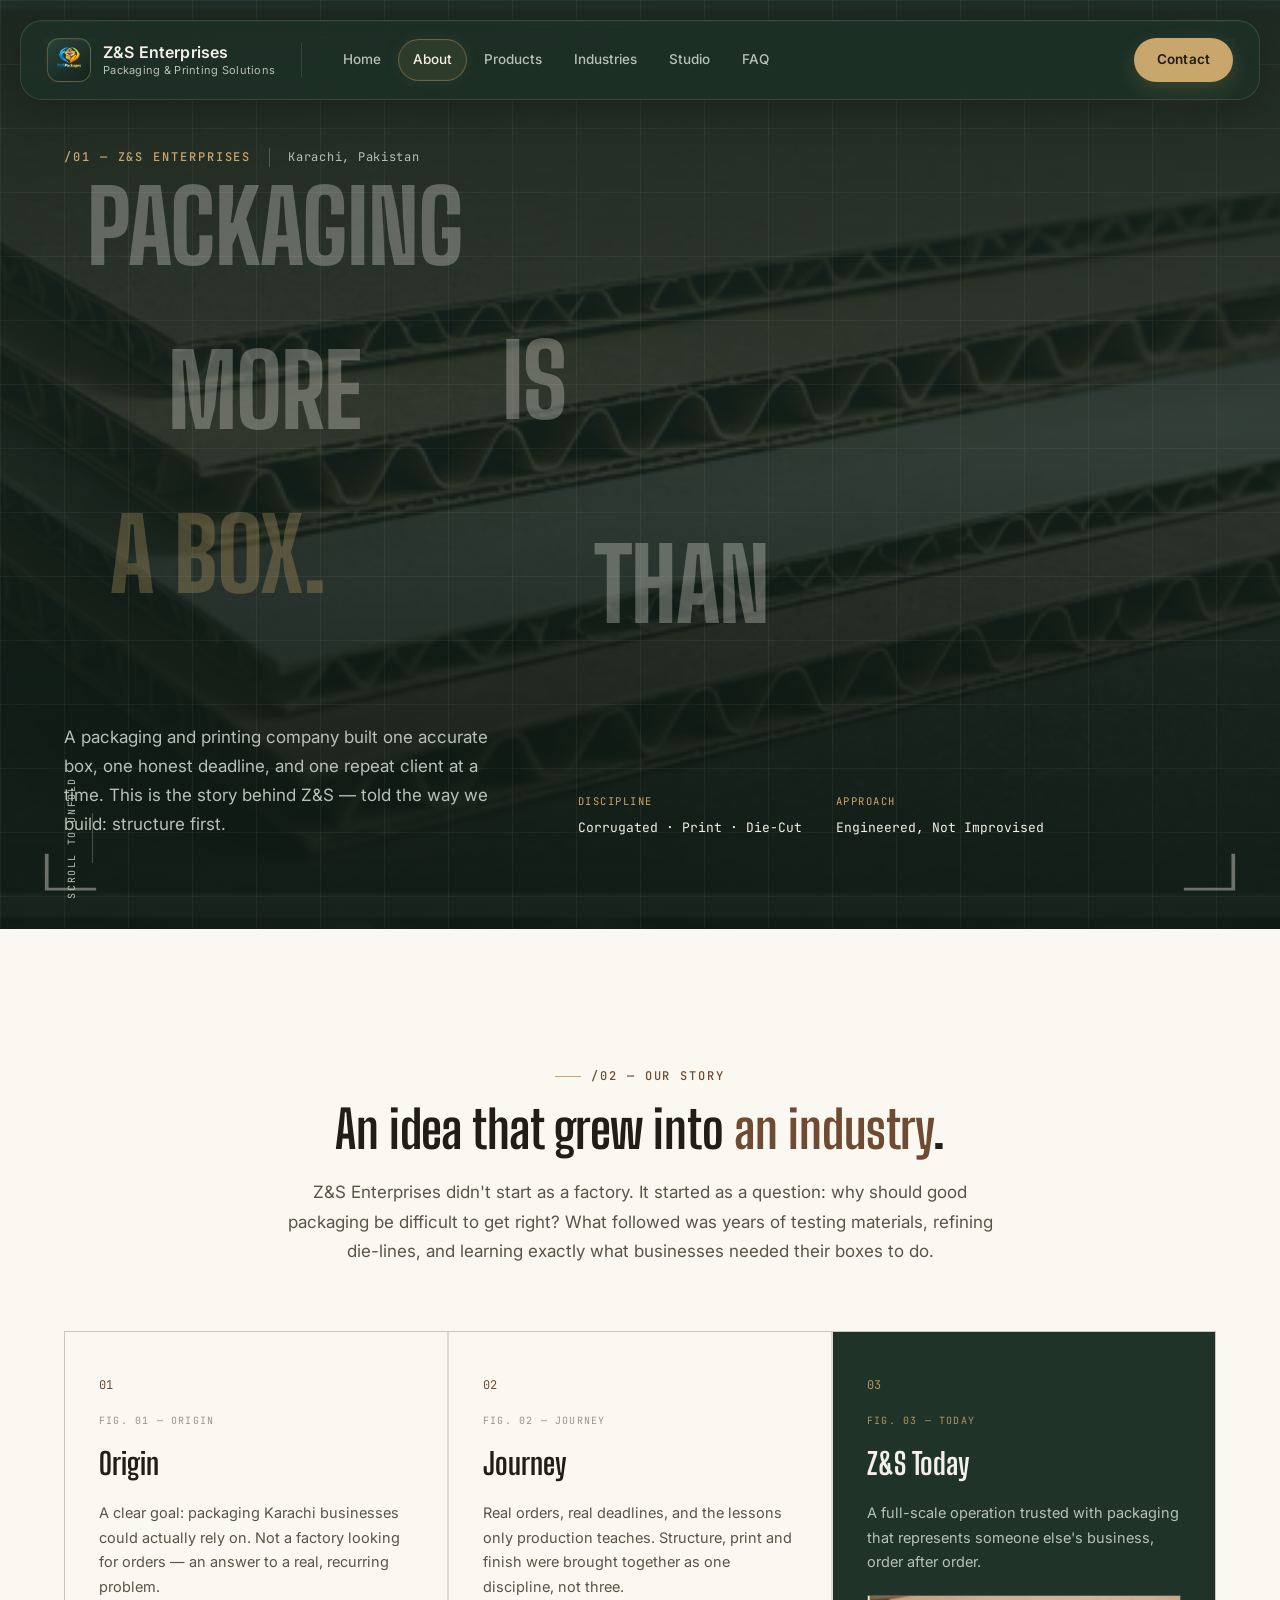
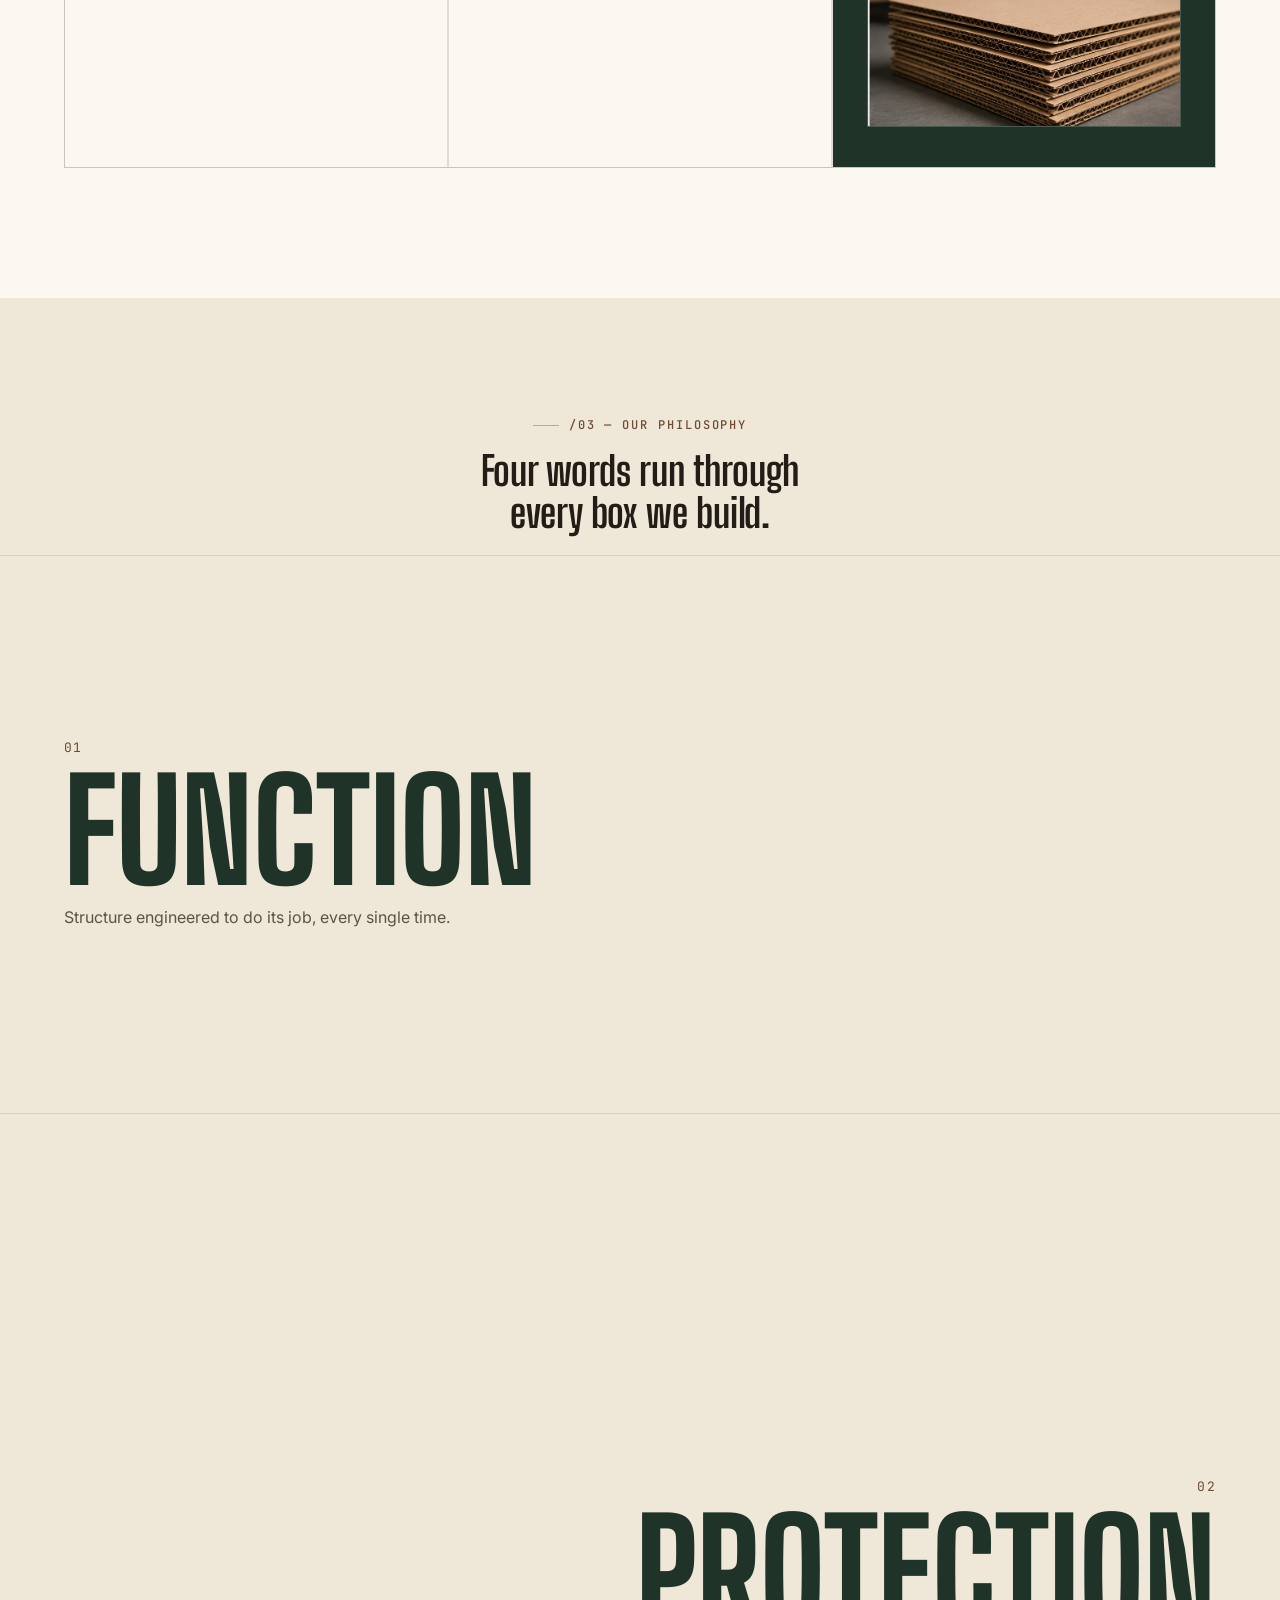
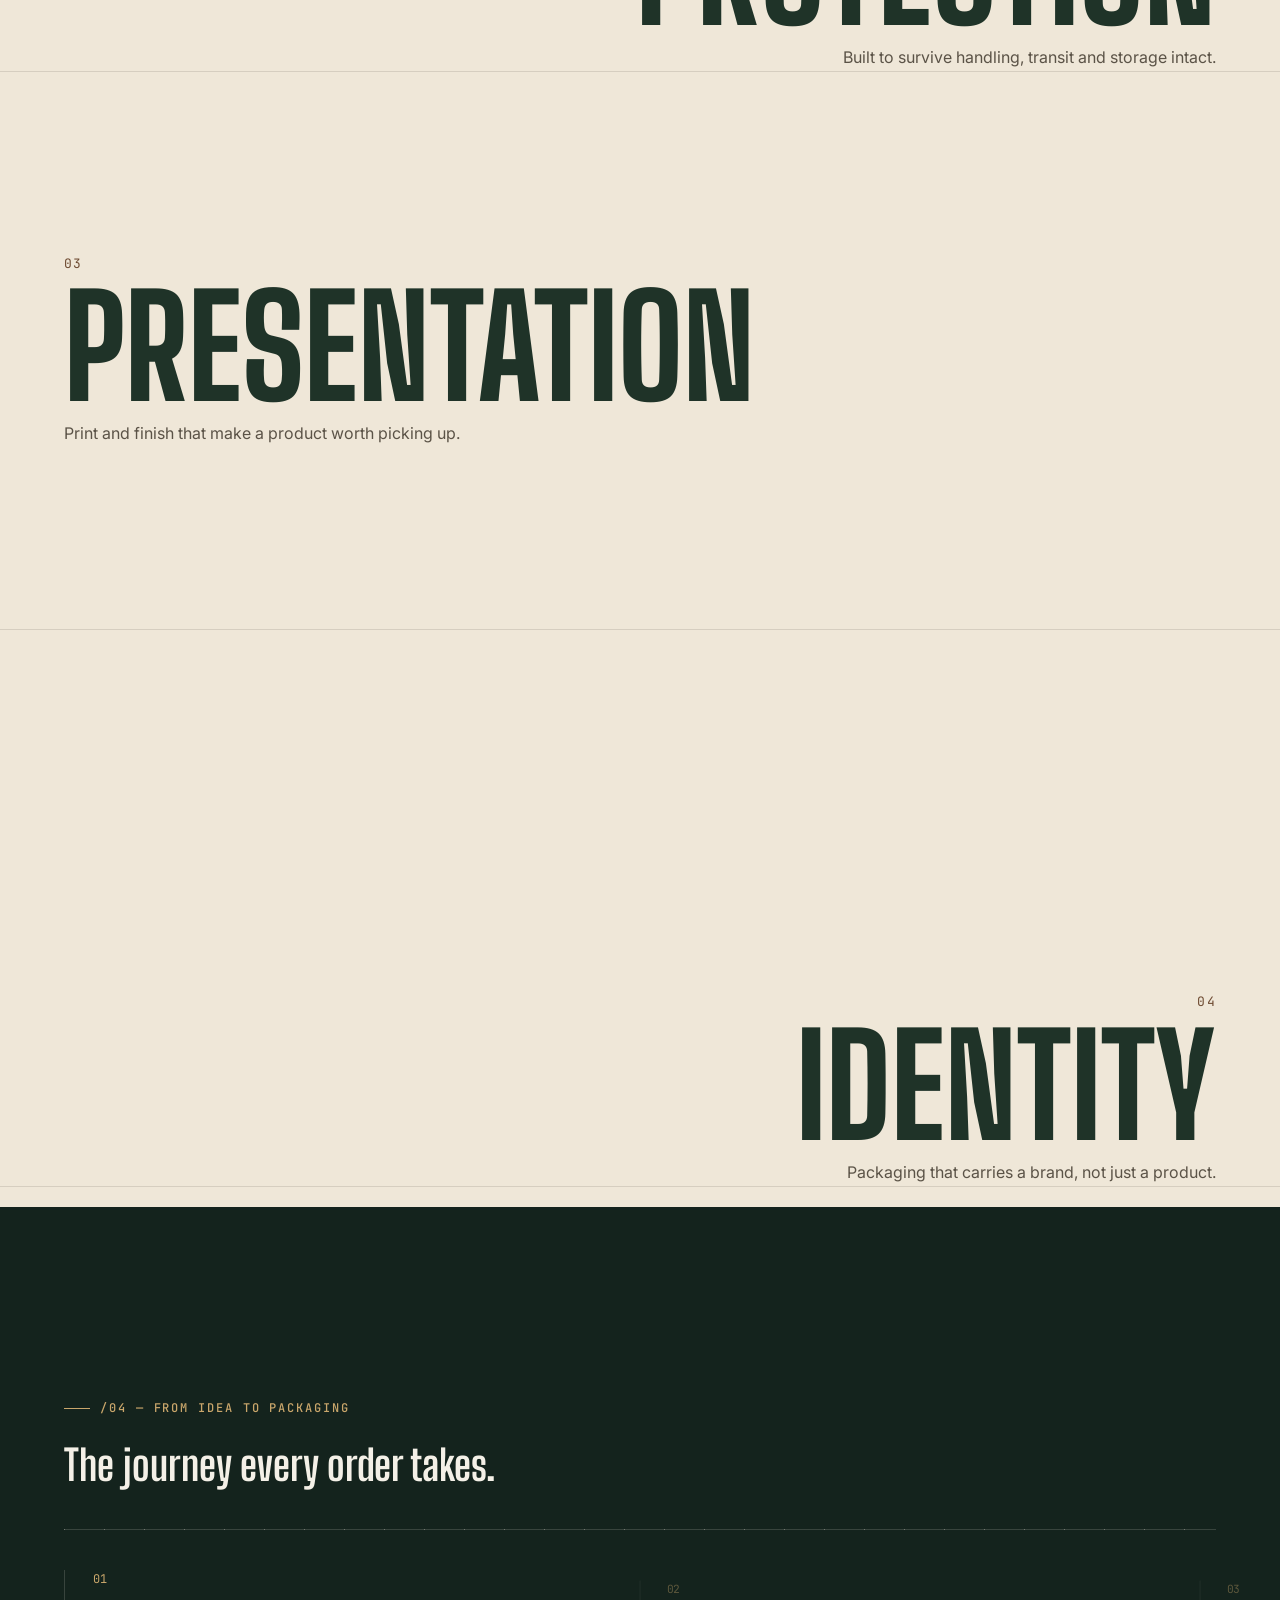
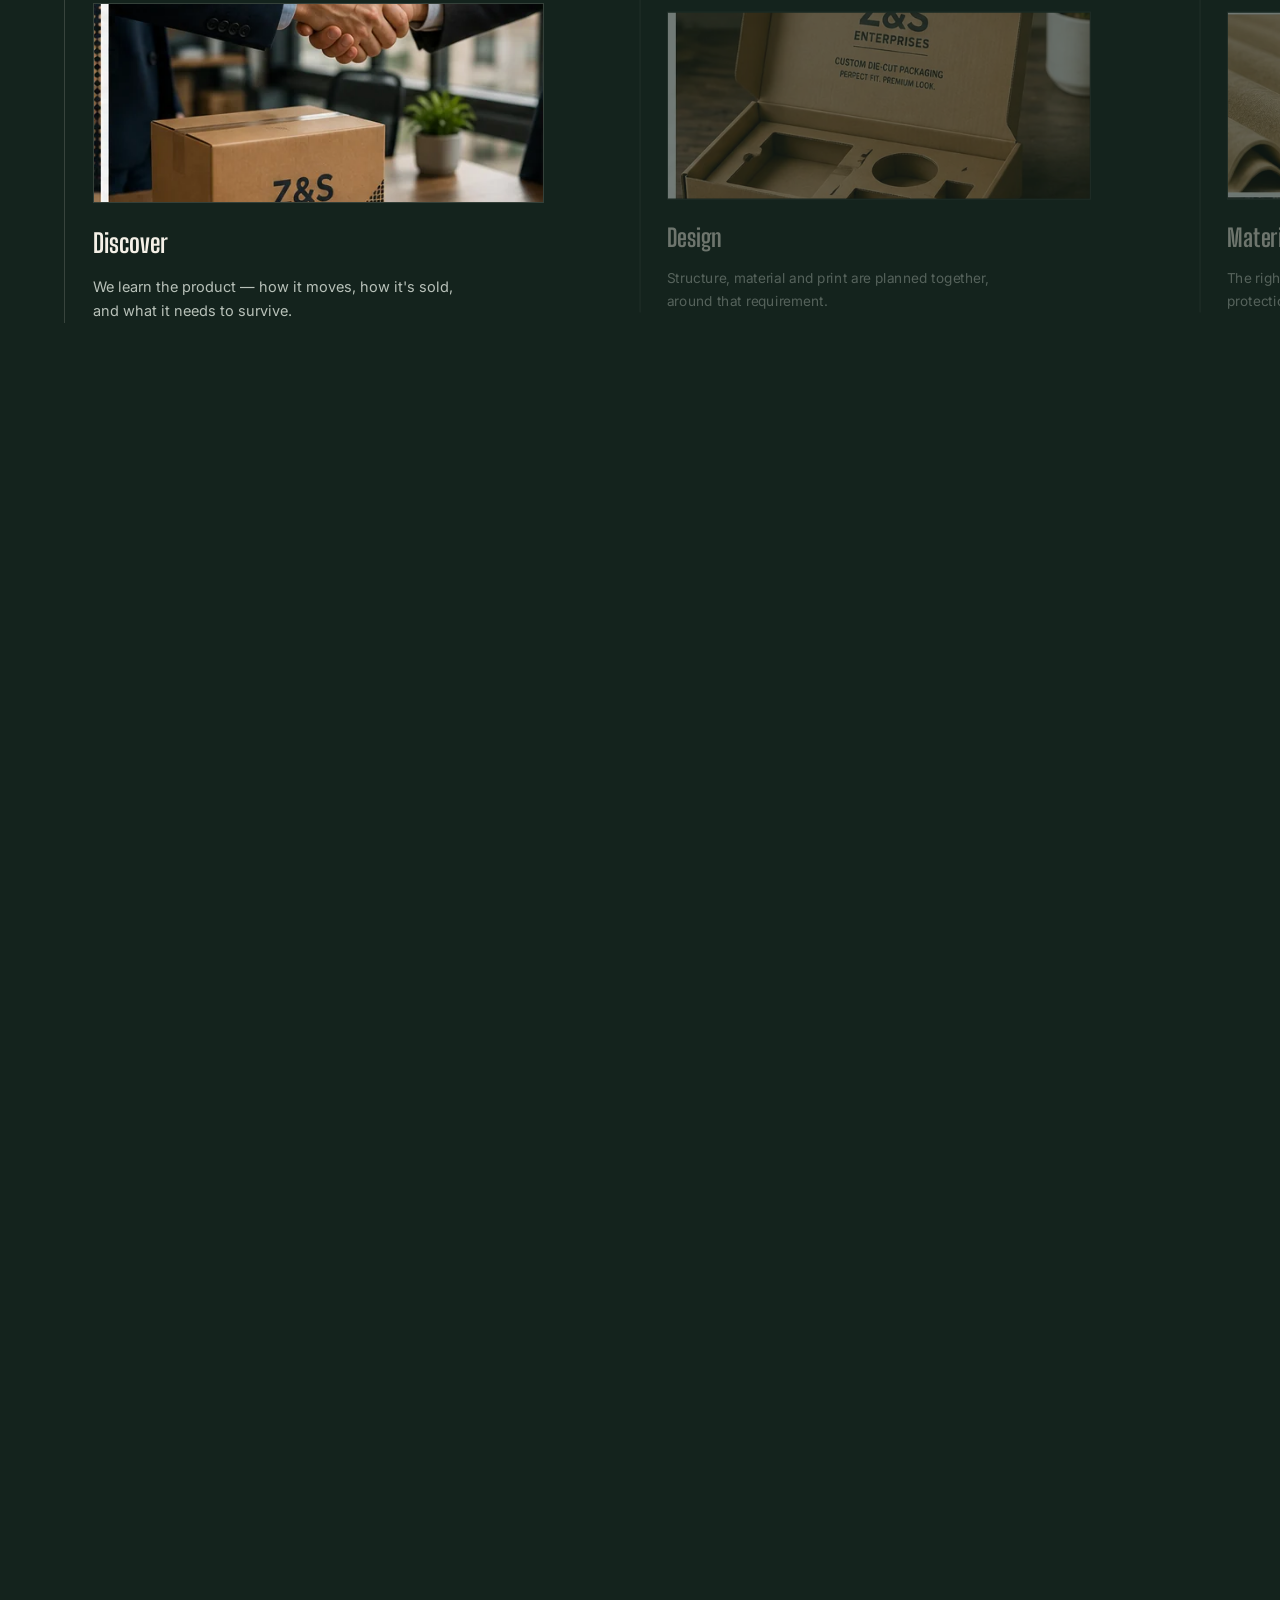
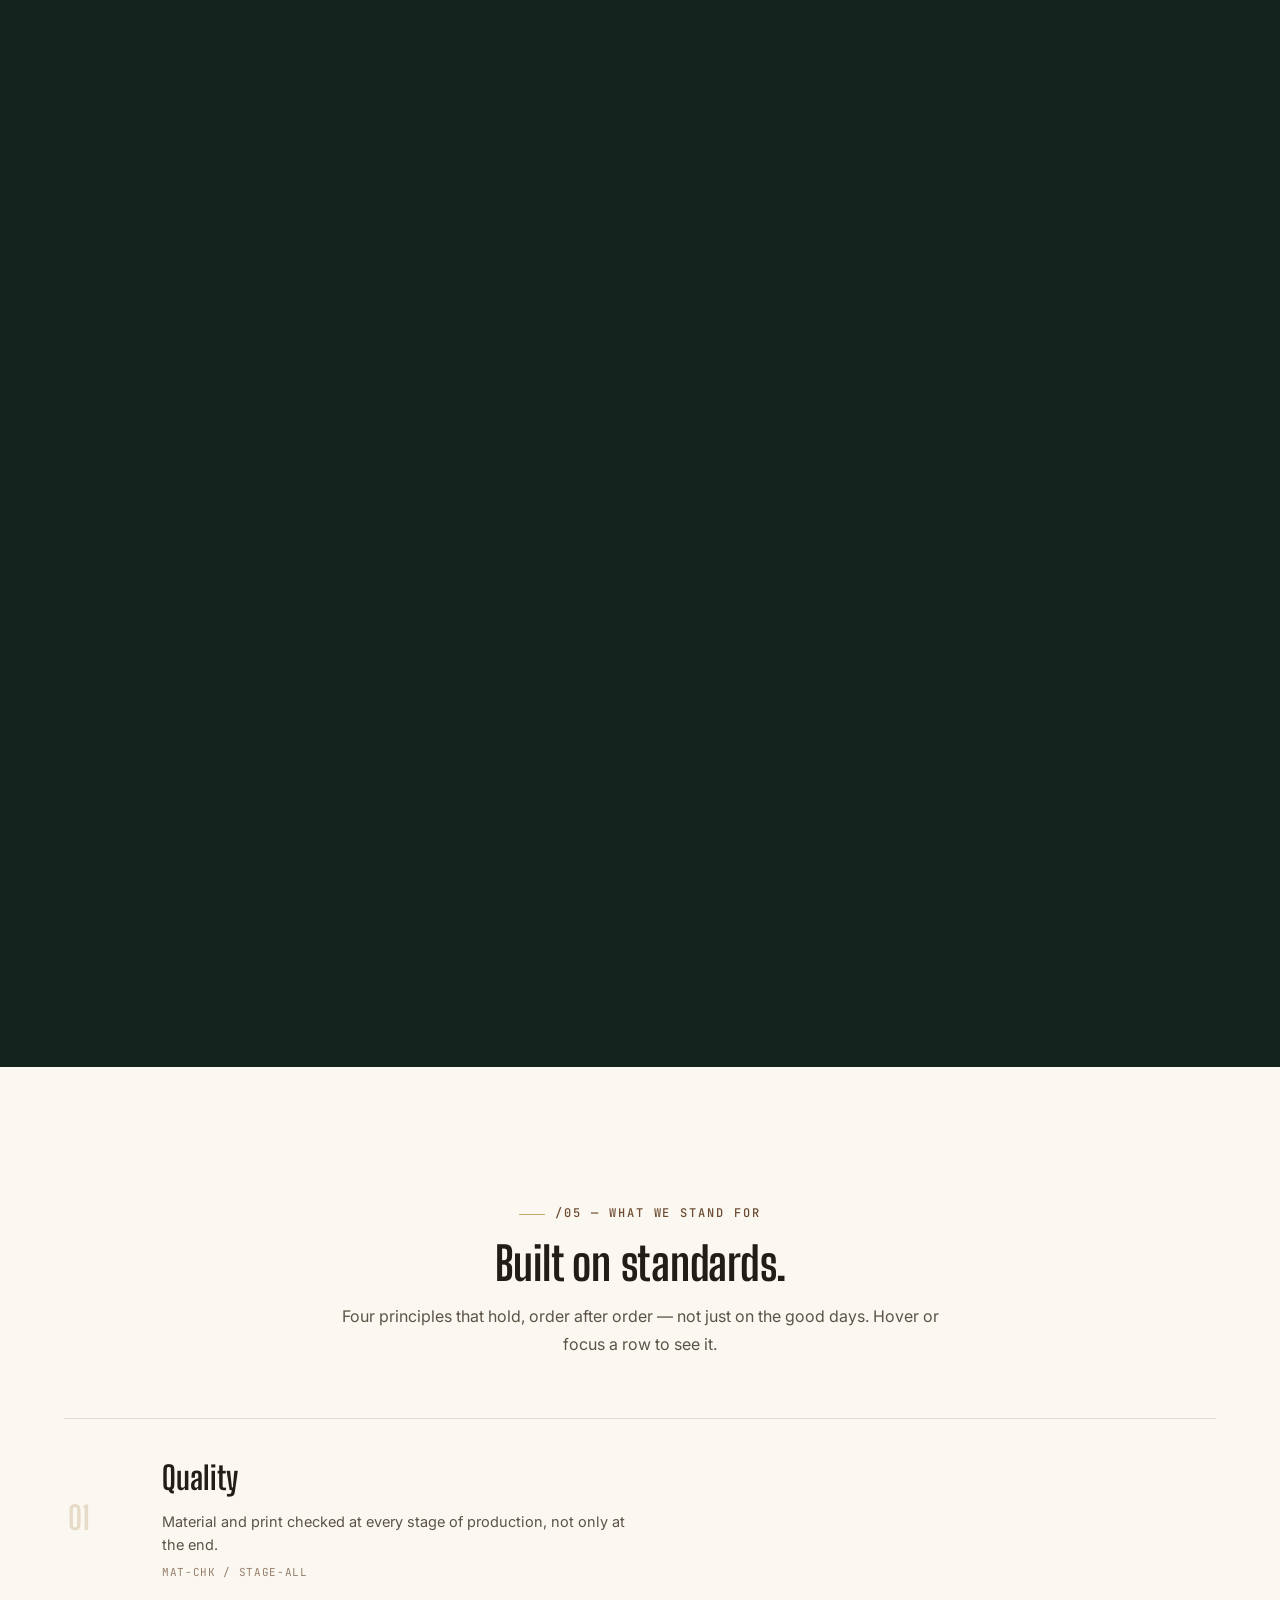
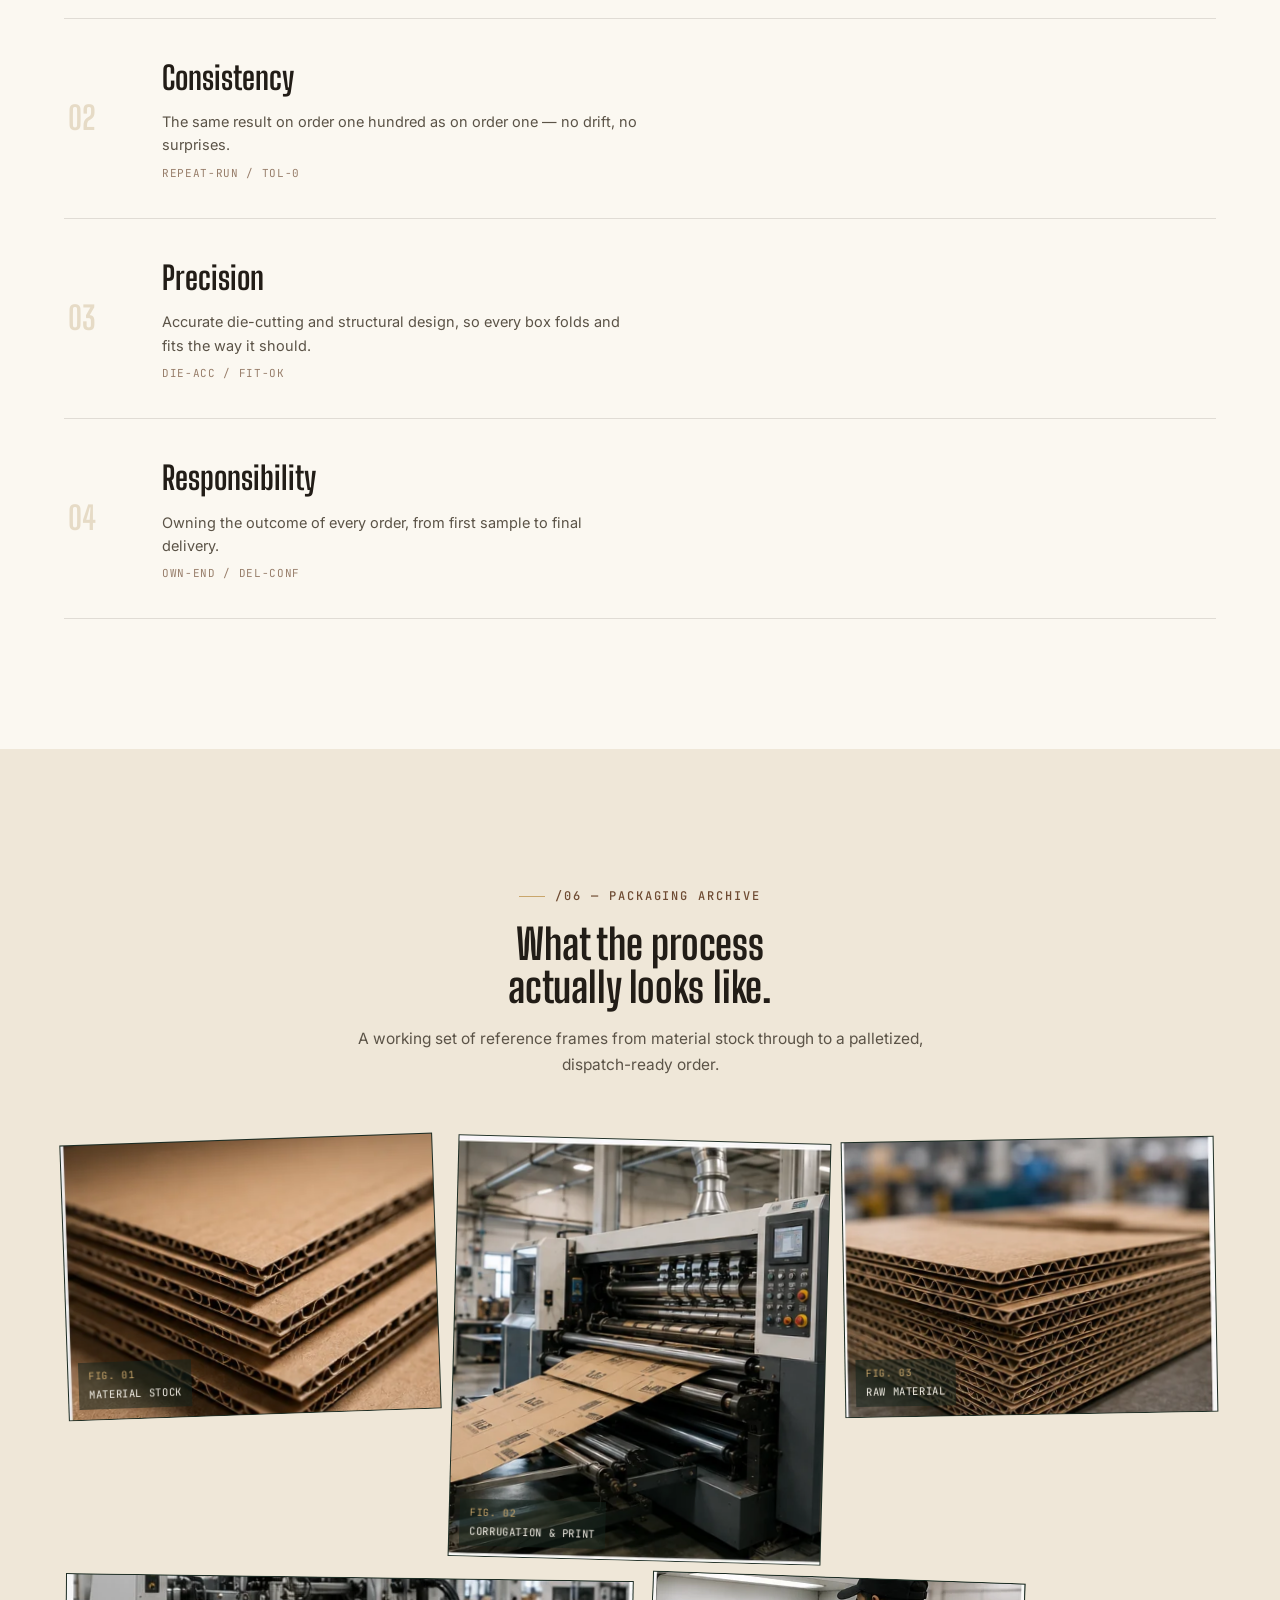
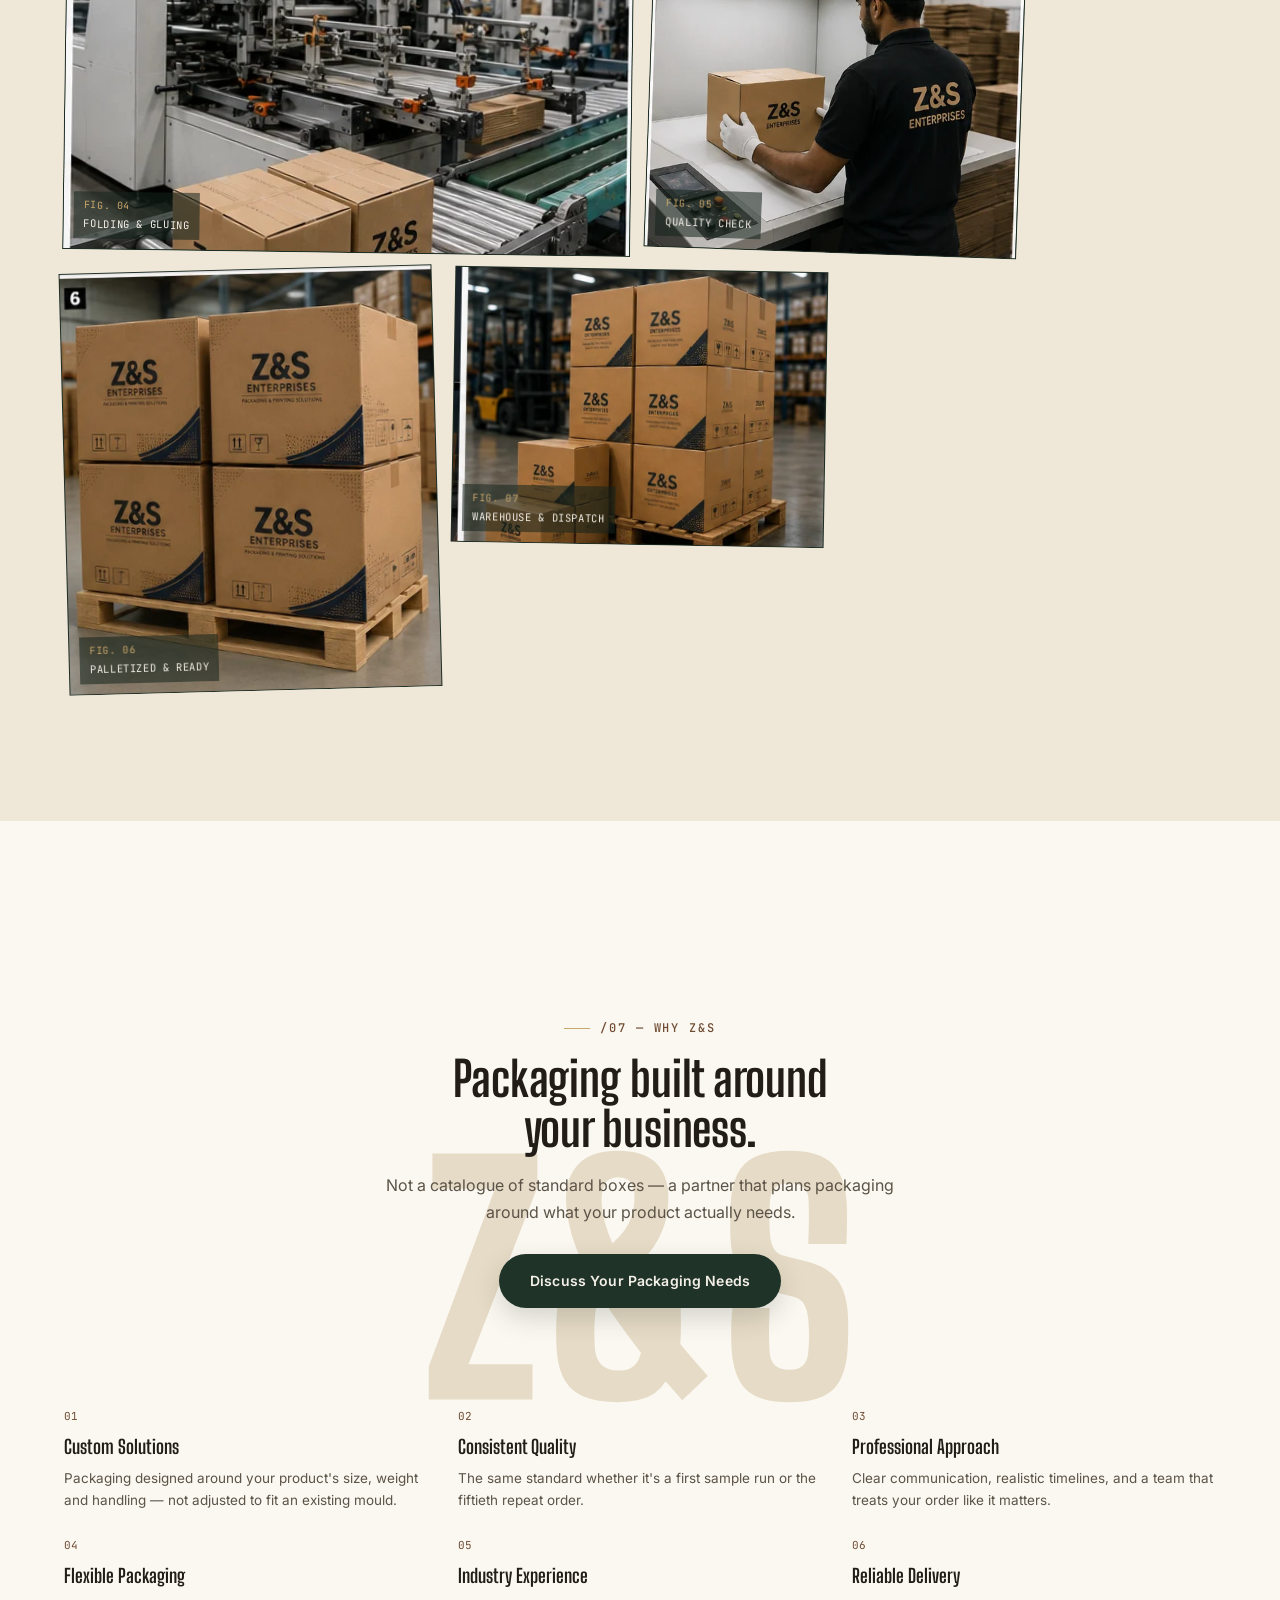
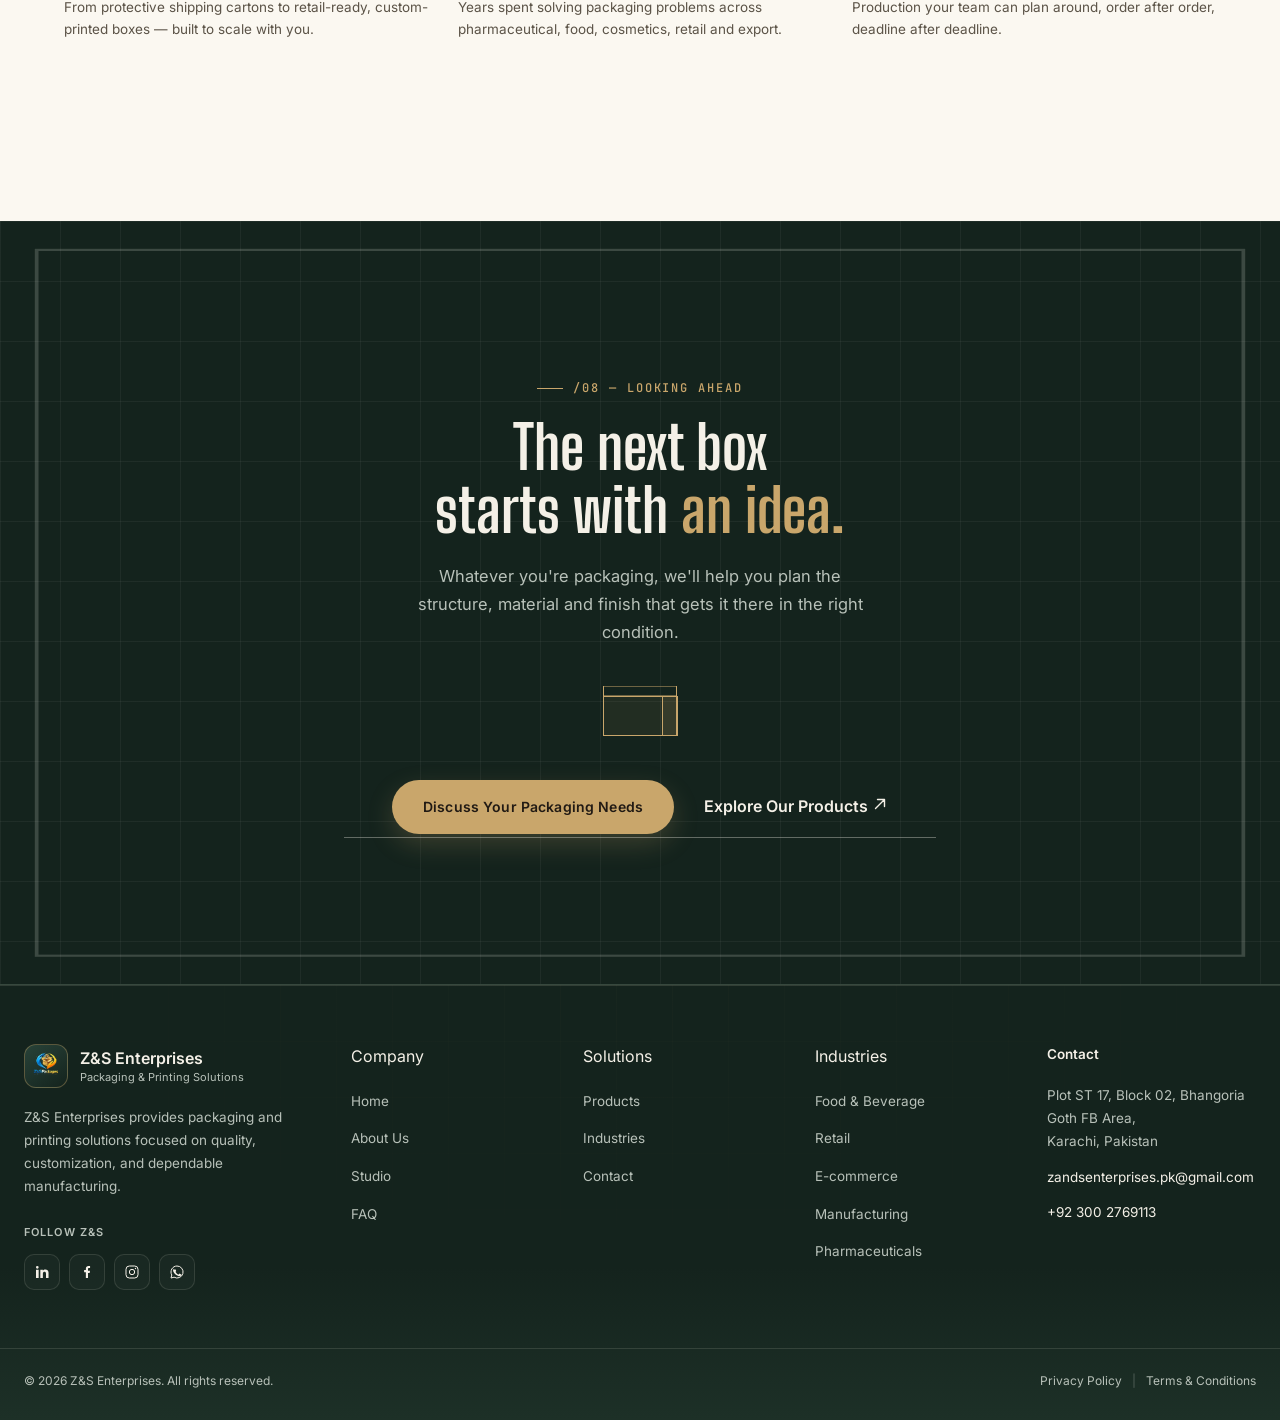
<file: about.html>
<!DOCTYPE html>
<html lang="en">
<head>
<meta charset="UTF-8">
<meta name="viewport" content="width=device-width, initial-scale=1.0">
<title>About Us | Z&amp;S Enterprises — Packaging &amp; Printing Solutions</title>
<meta name="description" content="Learn about Z&S Enterprises, a leading packaging and printing solutions manufacturer in Karachi, Pakistan. Our story, philosophy, standards, and production journey.">
<meta property="og:title" content="About Us | Z&amp;S Enterprises — Packaging &amp; Printing Solutions">
<meta property="og:description" content="Learn about Z&S Enterprises, a leading packaging and printing solutions manufacturer in Karachi, Pakistan. Our story, philosophy, standards, and production journey.">
<meta property="og:type" content="website">
<meta property="og:url" content="https://www.zspackages.com/about.html">
<meta property="og:image" content="https://www.zspackages.com/assets/img/logo.png">
<meta property="og:site_name" content="Z&amp;S Enterprises">
<meta name="twitter:card" content="summary">
<meta name="twitter:title" content="About Us | Z&amp;S Enterprises — Packaging &amp; Printing Solutions">
<meta name="twitter:description" content="Learn about Z&S Enterprises, a leading packaging and printing solutions manufacturer in Karachi, Pakistan. Our story, philosophy, standards, and production journey.">
<meta name="robots" content="index, follow">
<meta name="theme-color" content="#14231D">
<link rel="canonical" href="https://www.zspackages.com/about.html">
<link rel="icon" href="/assets/img/favicon-64.png" type="image/png" sizes="64x64">
<link rel="preconnect" href="https://fonts.googleapis.com">
<link rel="preconnect" href="https://fonts.gstatic.com" crossorigin>
<link href="https://fonts.googleapis.com/css2?family=Big+Shoulders+Display:wght@600;700;800&family=Inter:wght@400;500;600;700&family=JetBrains+Mono:wght@400;500;600&display=swap" rel="stylesheet">
<script>(function(){try{if(sessionStorage.getItem("zsPageTransitionIncoming")==="1"){document.documentElement.classList.add("zs-pt-incoming");}}catch(e){}})();</script>
<link rel="stylesheet" href="/assets/css/page-transition.css">
<link rel="stylesheet" href="/assets/css/navbar.css">
<link rel="stylesheet" href="/assets/css/style.css">
<link rel="stylesheet" href="/assets/css/footer.css">
<script type="application/ld+json">
{
  "@context": "https://schema.org",
  "@type": "AboutPage",
  "name": "About Z&S Enterprises",
  "url": "https://www.zspackages.com/about.html",
  "isPartOf": {
    "@type": "WebSite",
    "name": "Z&S Enterprises",
    "url": "https://www.zspackages.com/"
  },
  "about": {
    "@type": "Manufacturer",
    "name": "Z&S Enterprises",
    "url": "https://www.zspackages.com/",
    "logo": "https://www.zspackages.com/assets/img/logo.png",
    "description": "Custom corrugated, printed and die-cut packaging manufacturer serving pharmaceutical, food, cosmetics, retail and export businesses in Pakistan.",
    "address": {
      "@type": "PostalAddress",
      "streetAddress": "Plot ST 17, Block 02, Bhangoria Goth FB Area",
      "addressLocality": "Karachi",
      "addressCountry": "PK"
    },
    "telephone": "+92-300-2769113",
    "email": "zandsenterprises.pk@gmail.com",
    "sameAs": [
      "https://www.facebook.com/share/1ErkEMzjZn/",
      "https://www.instagram.com/zandsenterprises.pk"
    ]
  }
}
</script>
<!-- Meta Pixel Code -->
<script>
!function(f,b,e,v,n,t,s)
{if(f.fbq)return;n=f.fbq=function(){n.callMethod?
n.callMethod.apply(n,arguments):n.queue.push(arguments)};
if(!f._fbq)f._fbq=n;n.push=n;n.loaded=!0;n.version='2.0';
n.queue=[];t=b.createElement(e);t.async=!0;
t.src=v;s=b.getElementsByTagName(e)[0];
s.parentNode.insertBefore(t,s)}(window, document,'script',
'https://connect.facebook.net/en_US/fbevents.js');
fbq('init', '1441066424799809');
fbq('track', 'PageView');
</script>
<noscript><img height="1" width="1" style="display:none"
src="https://www.facebook.com/tr?id=1441066424799809&ev=PageView&noscript=1"
/></noscript>
<!-- End Meta Pixel Code -->
</head>
<body>
  <div id="zsPageTransition" class="zs-pt" role="presentation" aria-hidden="true">
    <div class="zs-pt-panel zs-pt-panel--a" aria-hidden="true"></div>
    <div class="zs-pt-panel zs-pt-panel--b" aria-hidden="true"></div>
  </div>
  <script src="/assets/js/page-transition.js"></script>

<div id="navbar-container"></div>

<main class="zs-ab-page">

  <!-- ====================================================================
       01 — PACKAGING MANIFESTO (HERO)
       ==================================================================== -->
  <section class="zs-ab-hero" id="ab-hero" data-hero>
    <div class="zs-ab-hero-image" aria-hidden="true">
      <img src="/assets/img/04-zs-multi-layer-corrugated-board.webp" width="768" height="341"
        alt="" loading="eager">
    </div>
    <span class="zs-ab-hero-scrim" aria-hidden="true"></span>
    <span class="zs-ab-hero-grid" aria-hidden="true"></span>
    <svg class="zs-ab-hero-marks" viewBox="0 0 100 100" preserveAspectRatio="none" aria-hidden="true">
      <path d="M2 6 L2 2 L6 2" fill="none" stroke-width="0.3"/>
      <path d="M94 2 L98 2 L98 6" fill="none" stroke-width="0.3"/>
      <path d="M98 94 L98 98 L94 98" fill="none" stroke-width="0.3"/>
      <path d="M6 98 L2 98 L2 94" fill="none" stroke-width="0.3"/>
    </svg>

    <div class="zs-container zs-ab-hero-inner">
      <div class="zs-ab-hero-top" data-hero-fade>
        <span class="zs-ab-hero-eyebrow">/01 — Z&amp;S Enterprises</span>
        <span class="zs-ab-hero-tag">Karachi, Pakistan</span>
      </div>

      <h1 class="zs-ab-hero-title" data-hero-title>
        <span class="zs-ab-hw" data-word style="--ml:2%">PACKAGING</span>
        <span class="zs-ab-hw" data-word style="--ml:38%">IS</span>
        <span class="zs-ab-hw" data-word style="--ml:9%">MORE</span>
        <span class="zs-ab-hw" data-word style="--ml:46%">THAN</span>
        <span class="zs-ab-hw" data-word style="--ml:4%">A BOX.</span>
      </h1>

      <div class="zs-ab-hero-bottom" data-hero-fade>
        <p class="zs-ab-hero-desc">
          A packaging and printing company built one accurate box, one honest
          deadline, and one repeat client at a time. This is the story behind
          Z&amp;S — told the way we build: structure first.
        </p>

        <div class="zs-ab-hero-meta">
          <div class="zs-ab-hero-meta-item">
            <span class="zs-ab-hero-meta-label">Discipline</span>
            <span class="zs-ab-hero-meta-value">Corrugated &middot; Print &middot; Die-Cut</span>
          </div>
          <div class="zs-ab-hero-meta-item">
            <span class="zs-ab-hero-meta-label">Approach</span>
            <span class="zs-ab-hero-meta-value">Engineered, Not Improvised</span>
          </div>
        </div>
      </div>
    </div>

    <div class="zs-ab-hero-scroll" aria-hidden="true">
      <span class="zs-ab-hero-scroll-label">Scroll to unfold</span>
      <span class="zs-ab-hero-scroll-line"><span class="zs-ab-hero-scroll-dot"></span></span>
    </div>
  </section>

  <!-- ====================================================================
       02 — THE UNFOLDING STORY
       ==================================================================== -->
  <section class="zs-ab-story" id="ab-story" aria-labelledby="ab-story-h">
    <div class="zs-container">
      <div class="zs-ab-story-head">
        <span class="zs-eyebrow" data-reveal>/02 — Our Story</span>
        <h2 class="zs-ab-story-heading zs-heading-lg" id="ab-story-h" data-reveal>
          An idea that grew into <em>an industry</em>.
        </h2>
        <p class="zs-ab-story-lead" data-reveal>
          Z&amp;S Enterprises didn't start as a factory. It started as a
          question: why should good packaging be difficult to get right?
          What followed was years of testing materials, refining die-lines,
          and learning exactly what businesses needed their boxes to do.
        </p>
      </div>

      <div class="zs-ab-fold" data-fold>
        <svg class="zs-ab-fold-lines" viewBox="0 0 900 10" preserveAspectRatio="none" aria-hidden="true">
          <line x1="300" y1="0" x2="300" y2="10" stroke-width="1" stroke-dasharray="2 4"/>
          <line x1="600" y1="0" x2="600" y2="10" stroke-width="1" stroke-dasharray="2 4"/>
        </svg>

        <div class="zs-ab-fold-panel" data-fold-panel style="--d:0">
          <span class="zs-ab-fold-panel-num">01</span>
          <span class="zs-ab-fold-panel-tag">Fig. 01 — ORIGIN</span>
          <h3 class="zs-ab-fold-panel-title">Origin</h3>
          <p class="zs-ab-fold-panel-desc">A clear goal: packaging Karachi
            businesses could actually rely on. Not a factory looking for
            orders — an answer to a real, recurring problem.</p>
        </div>

        <div class="zs-ab-fold-panel" data-fold-panel style="--d:1">
          <span class="zs-ab-fold-panel-num">02</span>
          <span class="zs-ab-fold-panel-tag">Fig. 02 — JOURNEY</span>
          <h3 class="zs-ab-fold-panel-title">Journey</h3>
          <p class="zs-ab-fold-panel-desc">Real orders, real deadlines, and
            the lessons only production teaches. Structure, print and finish
            were brought together as one discipline, not three.</p>
        </div>

        <div class="zs-ab-fold-panel zs-ab-fold-panel--media" data-fold-panel style="--d:2">
          <span class="zs-ab-fold-panel-num">03</span>
          <span class="zs-ab-fold-panel-tag">Fig. 03 — TODAY</span>
          <h3 class="zs-ab-fold-panel-title">Z&amp;S Today</h3>
          <p class="zs-ab-fold-panel-desc">A full-scale operation trusted
            with packaging that represents someone else's business, order
            after order.</p>
          <div class="zs-ab-fold-panel-media">
            <img src="/assets/img/02-zs-corrugated-board-stack.webp" width="768" height="341"
              alt="Corrugated sheets stacked and ready for production." loading="lazy">
          </div>
        </div>
      </div>
    </div>
  </section>

  <!-- ====================================================================
       03 — INSIDE THE MIND OF Z&S
       ==================================================================== -->
  <section class="zs-ab-mind" id="ab-philosophy" aria-labelledby="ab-mind-h">
    <div class="zs-container zs-ab-mind-head">
      <span class="zs-eyebrow" data-reveal>/03 — Our Philosophy</span>
      <h2 class="zs-ab-mind-intro zs-heading-lg" id="ab-mind-h" data-reveal>
        Four words run through<br>every box we build.
      </h2>
    </div>

    <div class="zs-ab-mind-word" data-mind-word style="--side:-1">
      <div class="zs-ab-mind-word-inner">
        <span class="zs-ab-mind-word-num">01</span>
        <h3 class="zs-ab-mind-word-text">Function</h3>
        <p class="zs-ab-mind-word-desc">Structure engineered to do its job, every single time.</p>
      </div>
    </div>

    <div class="zs-ab-mind-word" data-mind-word style="--side:1">
      <div class="zs-ab-mind-word-inner">
        <span class="zs-ab-mind-word-num">02</span>
        <h3 class="zs-ab-mind-word-text">Protection</h3>
        <p class="zs-ab-mind-word-desc">Built to survive handling, transit and storage intact.</p>
      </div>
    </div>

    <div class="zs-ab-mind-word" data-mind-word style="--side:-1">
      <div class="zs-ab-mind-word-inner">
        <span class="zs-ab-mind-word-num">03</span>
        <h3 class="zs-ab-mind-word-text">Presentation</h3>
        <p class="zs-ab-mind-word-desc">Print and finish that make a product worth picking up.</p>
      </div>
    </div>

    <div class="zs-ab-mind-word" data-mind-word style="--side:1">
      <div class="zs-ab-mind-word-inner">
        <span class="zs-ab-mind-word-num">04</span>
        <h3 class="zs-ab-mind-word-text">Identity</h3>
        <p class="zs-ab-mind-word-desc">Packaging that carries a brand, not just a product.</p>
      </div>
    </div>
  </section>

  <!-- ====================================================================
       04 — THE PACKAGING MACHINE
       ==================================================================== -->
  <section class="zs-ab-machine" id="ab-journey" aria-labelledby="ab-machine-h" data-machine>
    <div class="zs-ab-machine-pin" data-machine-pin>
      <div class="zs-container zs-ab-machine-head">
        <span class="zs-eyebrow" data-reveal>/04 — From Idea to Packaging</span>
        <h2 class="zs-ab-machine-heading" id="ab-machine-h" data-reveal>The journey every order takes.</h2>
      </div>

      <div class="zs-ab-machine-ruler" aria-hidden="true">
        <span class="zs-ab-machine-ruler-fill" data-machine-ruler></span>
      </div>

      <div class="zs-ab-machine-track" data-machine-track>

        <article class="zs-ab-machine-stage" data-machine-stage>
          <span class="zs-ab-machine-stage-num">01</span>
          <div class="zs-ab-machine-stage-media">
            <img src="/assets/img/05-zs-business-partnership-concept.webp" width="512" height="512"
              alt="Z&amp;S team discussing packaging requirements with a client." loading="lazy">
          </div>
          <h3 class="zs-ab-machine-stage-title">Discover</h3>
          <p class="zs-ab-machine-stage-desc">We learn the product — how it moves, how it's
            sold, and what it needs to survive.</p>
        </article>

        <article class="zs-ab-machine-stage" data-machine-stage>
          <span class="zs-ab-machine-stage-num">02</span>
          <div class="zs-ab-machine-stage-media">
            <img src="/assets/img/03-zs-custom-die-cut-packaging.webp" width="512" height="512"
              alt="Custom die-cut packaging structure designed for a product." loading="lazy">
          </div>
          <h3 class="zs-ab-machine-stage-title">Design</h3>
          <p class="zs-ab-machine-stage-desc">Structure, material and print are planned
            together, around that requirement.</p>
        </article>

        <article class="zs-ab-machine-stage" data-machine-stage>
          <span class="zs-ab-machine-stage-num">03</span>
          <div class="zs-ab-machine-stage-media">
            <img src="/assets/img/03-zs-fluted-corrugated-paper.webp" width="512" height="512"
              alt="Close-up of fluted corrugated board material." loading="lazy">
          </div>
          <h3 class="zs-ab-machine-stage-title">Material</h3>
          <p class="zs-ab-machine-stage-desc">The right board and grade are selected for
            weight, protection and finish.</p>
        </article>

        <article class="zs-ab-machine-stage" data-machine-stage>
          <span class="zs-ab-machine-stage-num">04</span>
          <div class="zs-ab-machine-stage-media">
            <img src="/assets/img/01-zs-packaging-production-line.webp" width="512" height="512"
              alt="Corrugation, printing and die-cutting production line." loading="lazy">
          </div>
          <h3 class="zs-ab-machine-stage-title">Production</h3>
          <p class="zs-ab-machine-stage-desc">Corrugation, printing and die-cutting run in
            sequence, checked at every stage.</p>
        </article>

        <article class="zs-ab-machine-stage" data-machine-stage>
          <span class="zs-ab-machine-stage-num">05</span>
          <div class="zs-ab-machine-stage-media">
            <img src="/assets/img/02-zs-finished-order-pallet.webp" width="512" height="512"
              alt="Finished packaging orders palletized and ready for delivery." loading="lazy">
          </div>
          <h3 class="zs-ab-machine-stage-title">Delivery</h3>
          <p class="zs-ab-machine-stage-desc">Finished packaging is inspected, prepared and
            delivered, ready for use.</p>
        </article>

      </div>
    </div>
  </section>

  <!-- ====================================================================
       05 — STANDARDS MATRIX
       ==================================================================== -->
  <section class="zs-ab-matrix" id="ab-standards" aria-labelledby="ab-matrix-h">
    <div class="zs-container">
      <div class="zs-ab-matrix-head">
        <span class="zs-eyebrow" data-reveal>/05 — What We Stand For</span>
        <h2 class="zs-ab-matrix-heading zs-heading-lg" id="ab-matrix-h" data-reveal>Built on standards.</h2>
        <p class="zs-ab-matrix-sub" data-reveal>Four principles that hold, order after order —
          not just on the good days. Hover or focus a row to see it.</p>
      </div>

      <ul class="zs-ab-matrix-rows">
        <li class="zs-ab-matrix-row" data-matrix-row tabindex="0" role="button" aria-label="Reveal reference image">
          <span class="zs-ab-matrix-row-num">01</span>
          <div class="zs-ab-matrix-row-body">
            <h3 class="zs-ab-matrix-row-title">Quality</h3>
            <p class="zs-ab-matrix-row-desc">Material and print checked at every stage of
              production, not only at the end.</p>
            <span class="zs-ab-matrix-row-tech">MAT&#8209;CHK / STAGE&#8209;ALL</span>
          </div>
          <div class="zs-ab-matrix-row-frame" aria-hidden="true">
            <span class="zs-ab-matrix-slice" style="--bg:url('/assets/img/02-zs-sealed-corrugated-box.webp')"></span>
            <span class="zs-ab-matrix-slice" style="--bg:url('/assets/img/02-zs-sealed-corrugated-box.webp')"></span>
            <span class="zs-ab-matrix-slice" style="--bg:url('/assets/img/02-zs-sealed-corrugated-box.webp')"></span>
            <span class="zs-ab-matrix-slice" style="--bg:url('/assets/img/02-zs-sealed-corrugated-box.webp')"></span>
          </div>
          <svg class="zs-ab-matrix-row-arrow" width="18" height="18" viewBox="0 0 16 16" fill="none" aria-hidden="true">
            <path d="M3.5 12.5L12.5 3.5M12.5 3.5H5.5M12.5 3.5V10.5" stroke="currentColor" stroke-width="1.4" stroke-linecap="round" stroke-linejoin="round"/>
          </svg>
        </li>

        <li class="zs-ab-matrix-row" data-matrix-row tabindex="0" role="button" aria-label="Reveal reference image">
          <span class="zs-ab-matrix-row-num">02</span>
          <div class="zs-ab-matrix-row-body">
            <h3 class="zs-ab-matrix-row-title">Consistency</h3>
            <p class="zs-ab-matrix-row-desc">The same result on order one hundred as on order
              one — no drift, no surprises.</p>
            <span class="zs-ab-matrix-row-tech">REPEAT&#8209;RUN / TOL&#8209;0</span>
          </div>
          <div class="zs-ab-matrix-row-frame" aria-hidden="true">
            <span class="zs-ab-matrix-slice" style="--bg:url('/assets/img/04-zs-stacked-shipping-boxes.webp')"></span>
            <span class="zs-ab-matrix-slice" style="--bg:url('/assets/img/04-zs-stacked-shipping-boxes.webp')"></span>
            <span class="zs-ab-matrix-slice" style="--bg:url('/assets/img/04-zs-stacked-shipping-boxes.webp')"></span>
            <span class="zs-ab-matrix-slice" style="--bg:url('/assets/img/04-zs-stacked-shipping-boxes.webp')"></span>
          </div>
          <svg class="zs-ab-matrix-row-arrow" width="18" height="18" viewBox="0 0 16 16" fill="none" aria-hidden="true">
            <path d="M3.5 12.5L12.5 3.5M12.5 3.5H5.5M12.5 3.5V10.5" stroke="currentColor" stroke-width="1.4" stroke-linecap="round" stroke-linejoin="round"/>
          </svg>
        </li>

        <li class="zs-ab-matrix-row" data-matrix-row tabindex="0" role="button" aria-label="Reveal reference image">
          <span class="zs-ab-matrix-row-num">03</span>
          <div class="zs-ab-matrix-row-body">
            <h3 class="zs-ab-matrix-row-title">Precision</h3>
            <p class="zs-ab-matrix-row-desc">Accurate die-cutting and structural design, so
              every box folds and fits the way it should.</p>
            <span class="zs-ab-matrix-row-tech">DIE&#8209;ACC / FIT&#8209;OK</span>
          </div>
          <div class="zs-ab-matrix-row-frame" aria-hidden="true">
            <span class="zs-ab-matrix-slice" style="--bg:url('/assets/img/03-zs-die-cutting-machine.webp')"></span>
            <span class="zs-ab-matrix-slice" style="--bg:url('/assets/img/03-zs-die-cutting-machine.webp')"></span>
            <span class="zs-ab-matrix-slice" style="--bg:url('/assets/img/03-zs-die-cutting-machine.webp')"></span>
            <span class="zs-ab-matrix-slice" style="--bg:url('/assets/img/03-zs-die-cutting-machine.webp')"></span>
          </div>
          <svg class="zs-ab-matrix-row-arrow" width="18" height="18" viewBox="0 0 16 16" fill="none" aria-hidden="true">
            <path d="M3.5 12.5L12.5 3.5M12.5 3.5H5.5M12.5 3.5V10.5" stroke="currentColor" stroke-width="1.4" stroke-linecap="round" stroke-linejoin="round"/>
          </svg>
        </li>

        <li class="zs-ab-matrix-row" data-matrix-row tabindex="0" role="button" aria-label="Reveal reference image">
          <span class="zs-ab-matrix-row-num">04</span>
          <div class="zs-ab-matrix-row-body">
            <h3 class="zs-ab-matrix-row-title">Responsibility</h3>
            <p class="zs-ab-matrix-row-desc">Owning the outcome of every order, from first
              sample to final delivery.</p>
            <span class="zs-ab-matrix-row-tech">OWN&#8209;END / DEL&#8209;CONF</span>
          </div>
          <div class="zs-ab-matrix-row-frame" aria-hidden="true">
            <span class="zs-ab-matrix-slice" style="--bg:url('/assets/img/06-zs-finished-board-pallets.webp')"></span>
            <span class="zs-ab-matrix-slice" style="--bg:url('/assets/img/06-zs-finished-board-pallets.webp')"></span>
            <span class="zs-ab-matrix-slice" style="--bg:url('/assets/img/06-zs-finished-board-pallets.webp')"></span>
            <span class="zs-ab-matrix-slice" style="--bg:url('/assets/img/06-zs-finished-board-pallets.webp')"></span>
          </div>
          <svg class="zs-ab-matrix-row-arrow" width="18" height="18" viewBox="0 0 16 16" fill="none" aria-hidden="true">
            <path d="M3.5 12.5L12.5 3.5M12.5 3.5H5.5M12.5 3.5V10.5" stroke="currentColor" stroke-width="1.4" stroke-linecap="round" stroke-linejoin="round"/>
          </svg>
        </li>
      </ul>
    </div>
  </section>

  <!-- ====================================================================
       06 — PACKAGING ARCHIVE
       ==================================================================== -->
  <section class="zs-ab-archive" id="ab-archive" aria-labelledby="ab-archive-h">
    <div class="zs-container">
      <div class="zs-ab-archive-head">
        <span class="zs-eyebrow" data-reveal>/06 — Packaging Archive</span>
        <h2 class="zs-ab-archive-heading zs-heading-lg" id="ab-archive-h" data-reveal>
          What the process<br>actually looks like.
        </h2>
        <p class="zs-ab-archive-sub" data-reveal>A working set of reference frames from
          material stock through to a palletized, dispatch-ready order.</p>
      </div>

      <div class="zs-ab-archive-grid">
        <figure class="zs-ab-archive-item" data-reveal-archive style="--r:-2deg">
          <img src="/assets/img/03-zs-corrugated-cardboard-close-up.webp" width="512" height="512"
            alt="Close-up of corrugated cardboard material." loading="lazy">
          <figcaption><span>Fig. 01</span>Material Stock</figcaption>
        </figure>

        <figure class="zs-ab-archive-item zs-ab-archive-item--tall" data-reveal-archive style="--r:1.5deg">
          <img src="/assets/img/02-zs-corrugated-printing-machine.webp" width="512" height="512"
            alt="Corrugated board running through a printing machine." loading="lazy">
          <figcaption><span>Fig. 02</span>Corrugation &amp; Print</figcaption>
        </figure>

        <figure class="zs-ab-archive-item" data-reveal-archive style="--r:-1deg">
          <img src="/assets/img/06-zs-corrugated-cardboard-material.webp" width="512" height="512"
            alt="Raw corrugated cardboard material sheets." loading="lazy">
          <figcaption><span>Fig. 03</span>Raw Material</figcaption>
        </figure>

        <figure class="zs-ab-archive-item zs-ab-archive-item--wide" data-reveal-archive style="--r:0.8deg">
          <img src="/assets/img/04-zs-folding-gluing-production-line.webp" width="512" height="512"
            alt="Folding and gluing production line for corrugated boxes." loading="lazy">
          <figcaption><span>Fig. 04</span>Folding &amp; Gluing</figcaption>
        </figure>

        <figure class="zs-ab-archive-item" data-reveal-archive style="--r:2deg">
          <img src="/assets/img/05-zs-packaging-quality-inspection.webp" width="512" height="512"
            alt="Packaging quality inspection before dispatch." loading="lazy">
          <figcaption><span>Fig. 05</span>Quality Check</figcaption>
        </figure>

        <figure class="zs-ab-archive-item zs-ab-archive-item--tall" data-reveal-archive style="--r:-1.5deg">
          <img src="/assets/img/06-zs-palletized-corrugated-boxes.webp" width="468" height="522"
            alt="Palletized corrugated boxes ready for shipping." loading="lazy">
          <figcaption><span>Fig. 06</span>Palletized &amp; Ready</figcaption>
        </figure>

        <figure class="zs-ab-archive-item" data-reveal-archive style="--r:1deg">
          <img src="/assets/img/02-zs-packaging-warehouse-concept.webp" width="512" height="512"
            alt="Finished packaging staged in the warehouse for dispatch." loading="lazy">
          <figcaption><span>Fig. 07</span>Warehouse &amp; Dispatch</figcaption>
        </figure>
      </div>
    </div>
  </section>

  <!-- ====================================================================
       07 — WHY Z&S
       ==================================================================== -->
  <section class="zs-ab-why" id="ab-why" aria-labelledby="ab-why-h">
    <div class="zs-container zs-ab-why-inner">
      <span class="zs-ab-why-mark" data-why-mark aria-hidden="true">Z&amp;S</span>

      <div class="zs-ab-why-center">
        <span class="zs-eyebrow" data-reveal>/07 — Why Z&amp;S</span>
        <h2 class="zs-ab-why-statement zs-heading-lg" id="ab-why-h" data-reveal>
          Packaging built around<br>your business.
        </h2>
        <p class="zs-ab-why-sub" data-reveal>
          Not a catalogue of standard boxes — a partner that plans packaging
          around what your product actually needs.
        </p>
        <a href="/contact.html" class="zs-btn zs-btn--primary" data-reveal>Discuss Your Packaging Needs</a>
      </div>

      <ul class="zs-ab-why-tags">
        <li class="zs-ab-why-tag" data-why-tag style="--speed:0.35; --pos:1">
          <span class="zs-ab-why-tag-num">01</span>
          <h3 class="zs-ab-why-tag-title">Custom Solutions</h3>
          <p class="zs-ab-why-tag-desc">Packaging designed around your product's size,
            weight and handling — not adjusted to fit an existing mould.</p>
        </li>
        <li class="zs-ab-why-tag" data-why-tag style="--speed:0.6; --pos:2">
          <span class="zs-ab-why-tag-num">02</span>
          <h3 class="zs-ab-why-tag-title">Consistent Quality</h3>
          <p class="zs-ab-why-tag-desc">The same standard whether it's a first sample run
            or the fiftieth repeat order.</p>
        </li>
        <li class="zs-ab-why-tag" data-why-tag style="--speed:0.25; --pos:3">
          <span class="zs-ab-why-tag-num">03</span>
          <h3 class="zs-ab-why-tag-title">Professional Approach</h3>
          <p class="zs-ab-why-tag-desc">Clear communication, realistic timelines, and a team
            that treats your order like it matters.</p>
        </li>
        <li class="zs-ab-why-tag" data-why-tag style="--speed:0.5; --pos:4">
          <span class="zs-ab-why-tag-num">04</span>
          <h3 class="zs-ab-why-tag-title">Flexible Packaging</h3>
          <p class="zs-ab-why-tag-desc">From protective shipping cartons to retail-ready,
            custom-printed boxes — built to scale with you.</p>
        </li>
        <li class="zs-ab-why-tag" data-why-tag style="--speed:0.4; --pos:5">
          <span class="zs-ab-why-tag-num">05</span>
          <h3 class="zs-ab-why-tag-title">Industry Experience</h3>
          <p class="zs-ab-why-tag-desc">Years spent solving packaging problems across
            pharmaceutical, food, cosmetics, retail and export.</p>
        </li>
        <li class="zs-ab-why-tag" data-why-tag style="--speed:0.3; --pos:6">
          <span class="zs-ab-why-tag-num">06</span>
          <h3 class="zs-ab-why-tag-title">Reliable Delivery</h3>
          <p class="zs-ab-why-tag-desc">Production your team can plan around, order after
            order, deadline after deadline.</p>
        </li>
      </ul>
    </div>
  </section>

  <!-- ====================================================================
       08 — FINAL REVEAL
       ==================================================================== -->
  <section class="zs-ab-future" id="ab-future" aria-labelledby="ab-future-h">
    <span class="zs-ab-future-grid" aria-hidden="true"></span>
    <svg class="zs-ab-future-frame" viewBox="0 0 100 100" preserveAspectRatio="none" aria-hidden="true">
      <rect class="zs-ab-future-frame-rect" x="1.5" y="1.5" width="97" height="97" fill="none" stroke-width="0.3"/>
    </svg>

    <div class="zs-container zs-ab-future-inner">
      <p class="zs-ab-future-pretitle" data-future-pretitle aria-hidden="true">WHAT WE MAKE</p>

      <div class="zs-ab-future-reveal" data-future-reveal>
        <span class="zs-eyebrow" data-reveal>/08 — Looking Ahead</span>
        <h2 class="zs-ab-future-heading" id="ab-future-h" data-reveal>
          The next box<br>starts with <em>an idea.</em>
        </h2>
        <p class="zs-ab-future-desc" data-reveal>
          Whatever you're packaging, we'll help you plan the structure, material
          and finish that gets it there in the right condition.
        </p>

        <div class="zs-ab-future-box" aria-hidden="true">
          <span class="zs-ab-future-box-top"></span>
          <span class="zs-ab-future-box-front"></span>
          <span class="zs-ab-future-box-side"></span>
        </div>

        <div class="zs-ab-future-actions" data-reveal>
          <a href="/contact.html" class="zs-btn zs-btn--on-dark">Discuss Your Packaging Needs</a>
          <a href="/product.html" class="zs-btn--text zs-ab-future-link">
            Explore Our Products
            <svg class="zs-arrow" width="16" height="16" viewBox="0 0 16 16" fill="none" aria-hidden="true">
              <path d="M3.5 12.5L12.5 3.5M12.5 3.5H5.5M12.5 3.5V10.5" stroke="currentColor" stroke-width="1.4"
                stroke-linecap="round" stroke-linejoin="round" />
            </svg>
          </a>
        </div>
      </div>
    </div>
  </section>

</main>

<div id="footer-container"></div>

<script src="/assets/js/navbar.js"></script>
<script src="/assets/js/main.js"></script>
<script src="/assets/js/animation.js"></script>
<script src="/assets/js/footer.js"></script>
</body>
</html>
</file>
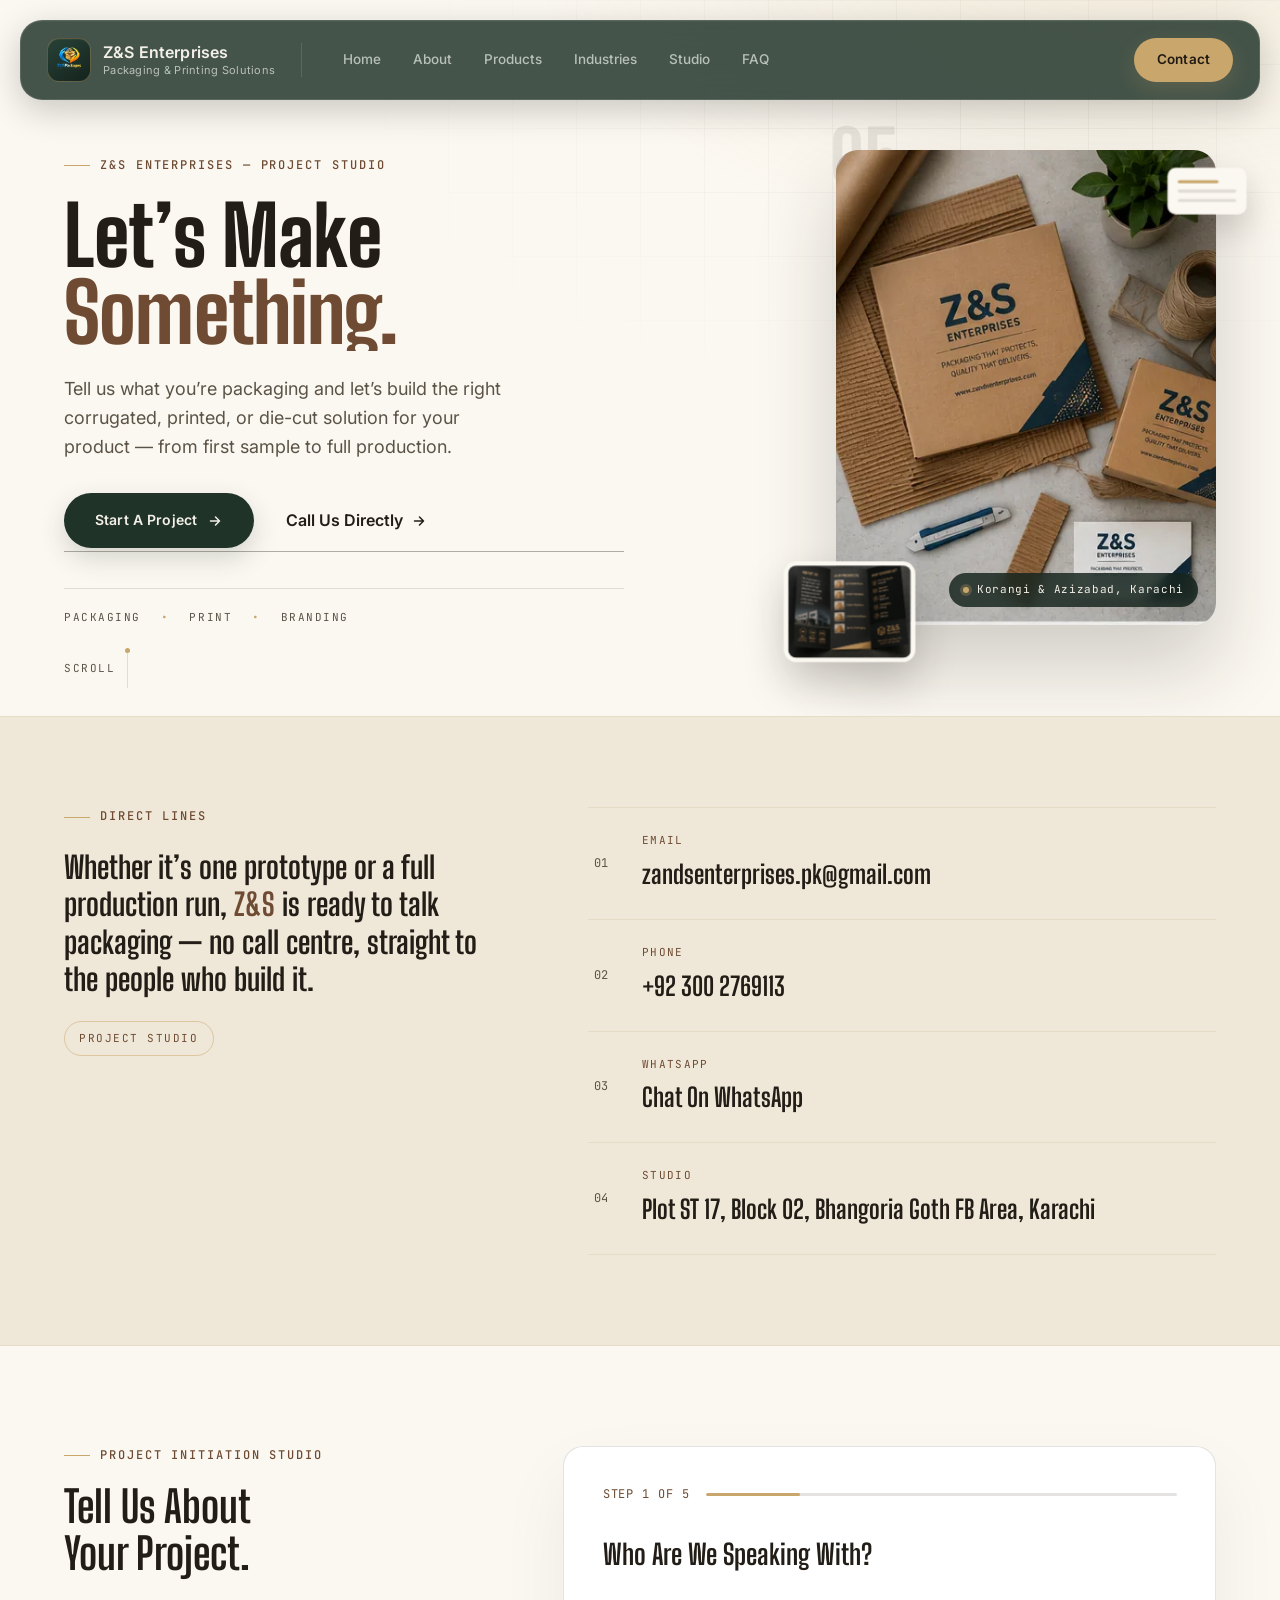
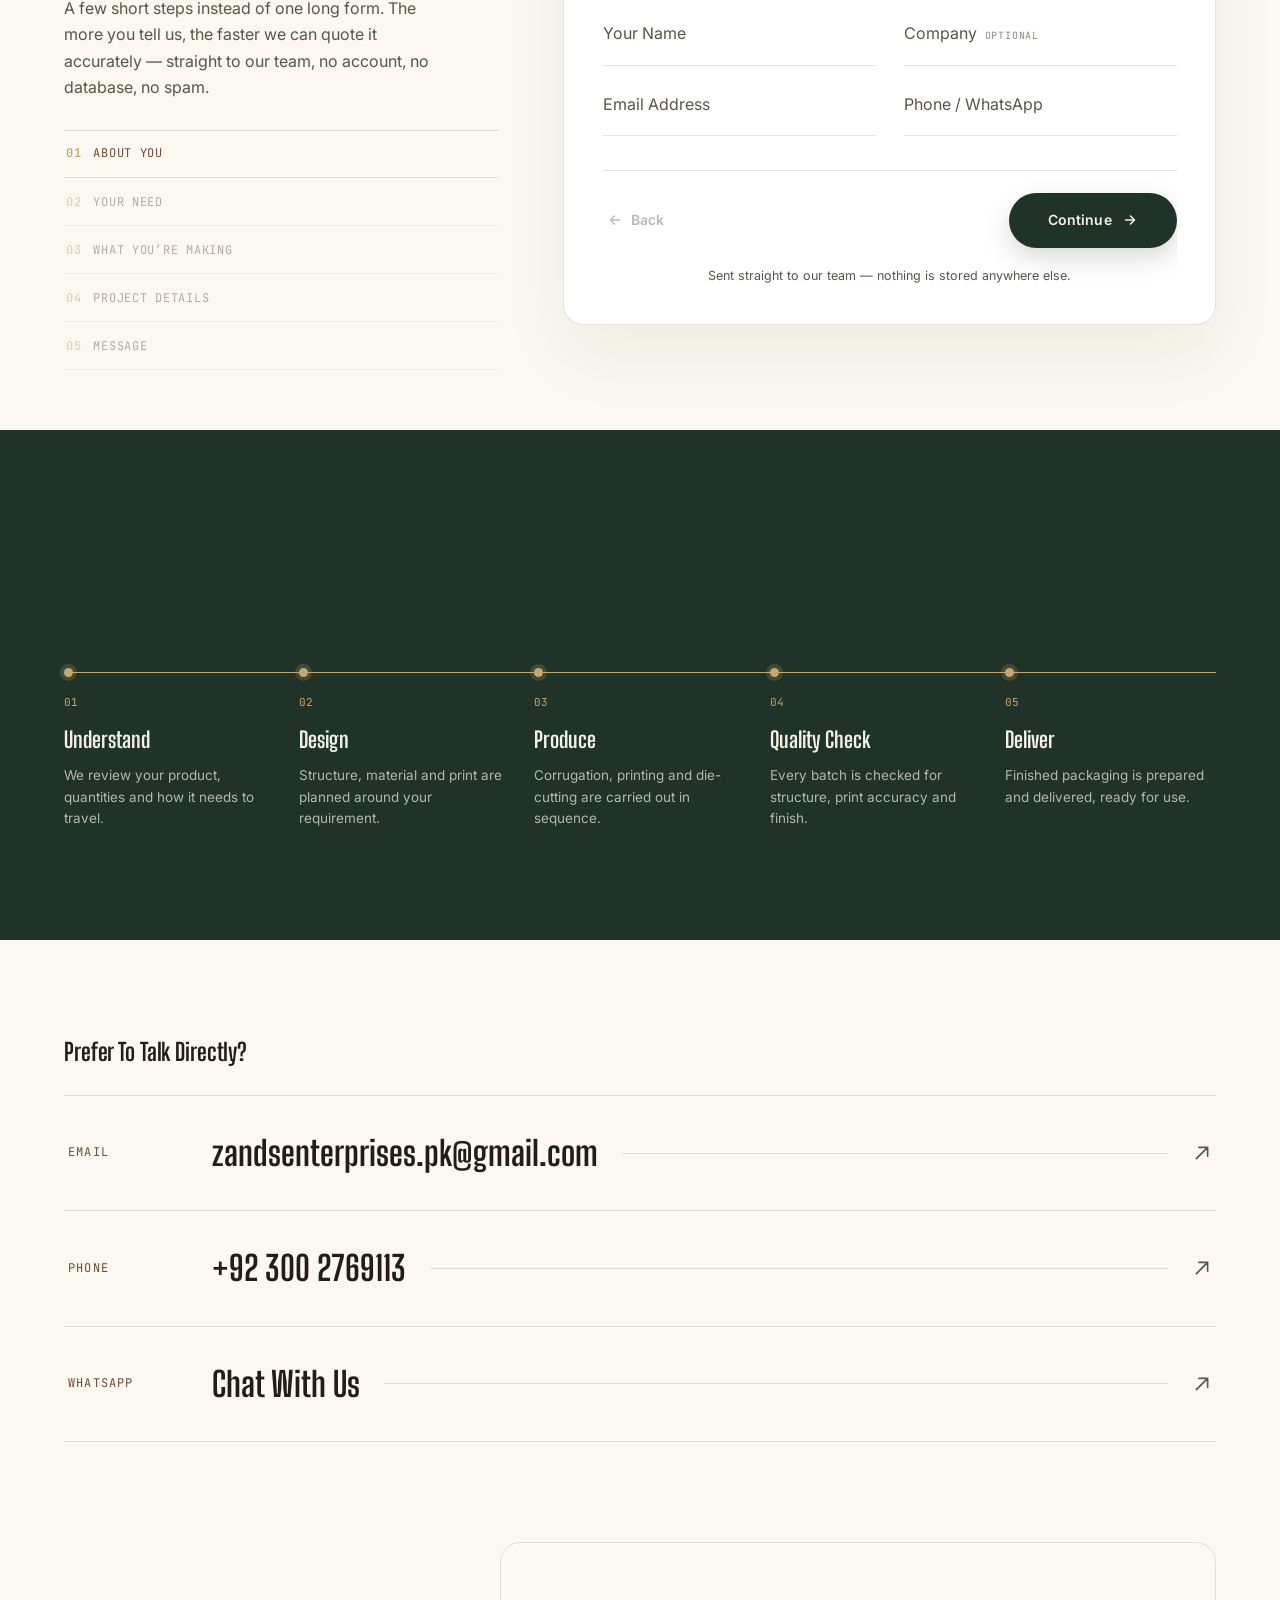
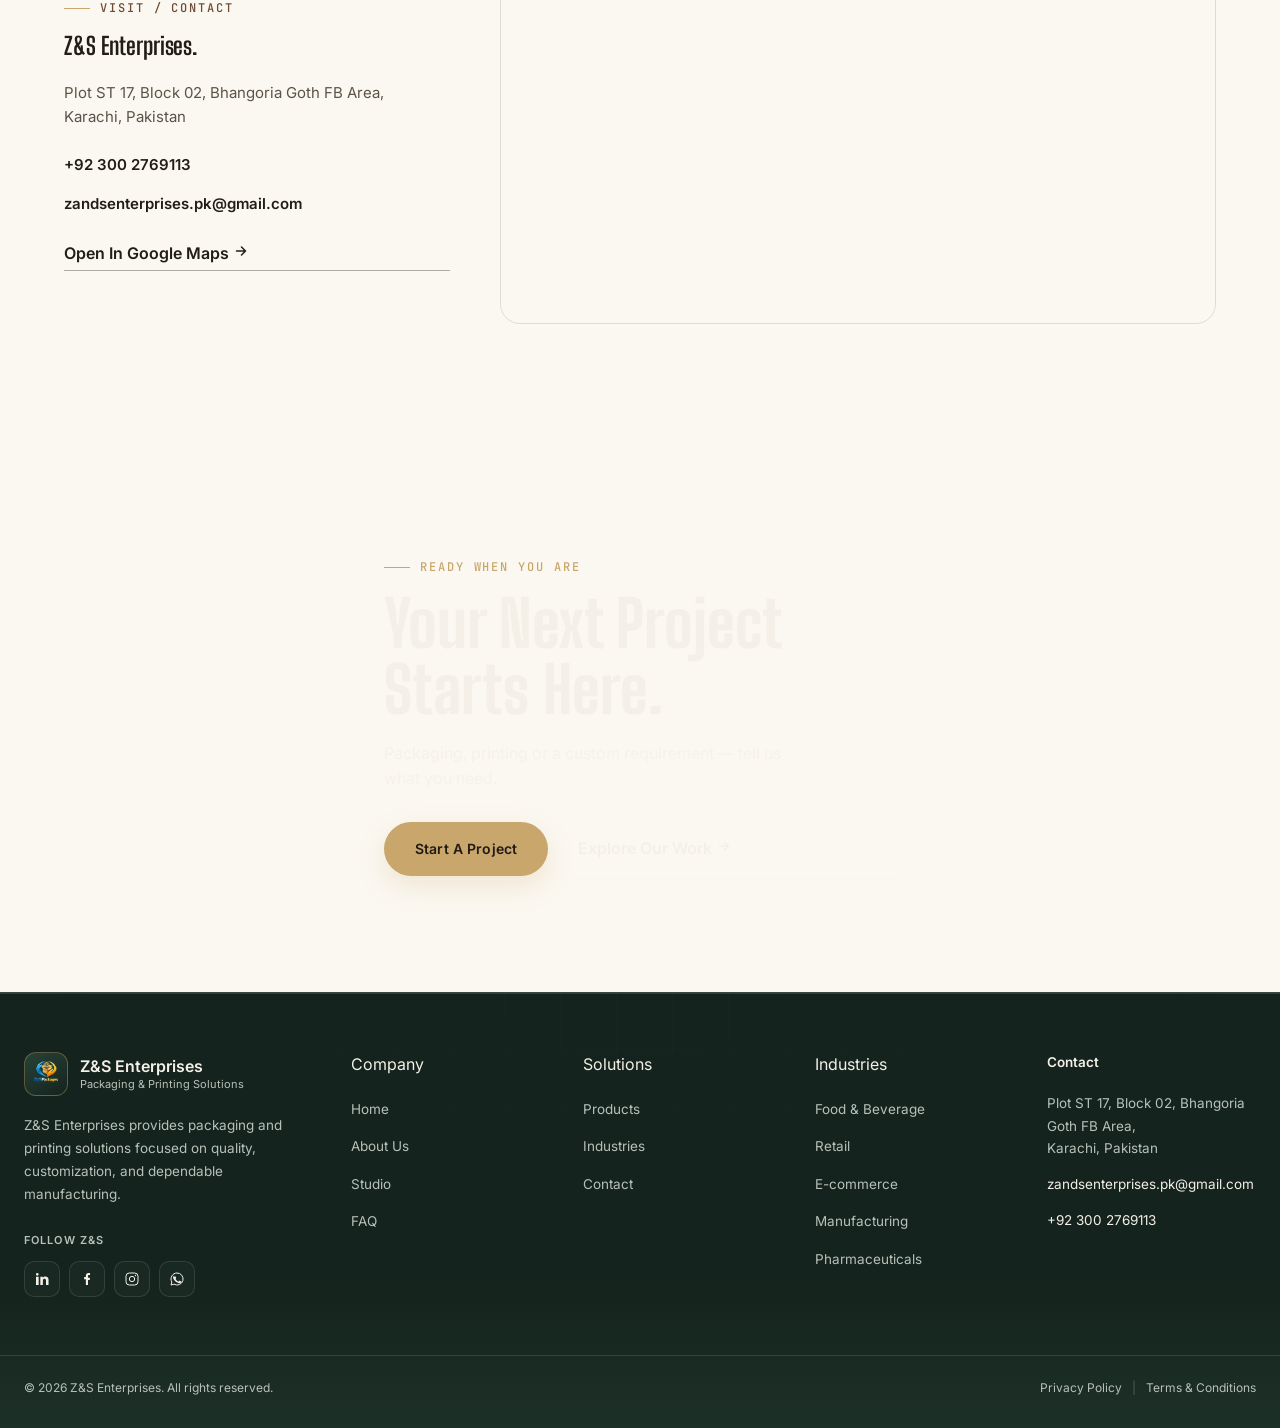
<file: contact.html>
<!DOCTYPE html>
<html lang="en">
<head>
<meta charset="UTF-8">
<meta name="viewport" content="width=device-width, initial-scale=1.0">
<title>Contact Us | Z&amp;S Enterprises — Custom Packaging Manufacturer</title>
<meta name="description" content="Start a packaging conversation with Z&S Enterprises. Reach our Karachi team by phone, email, or the form below for corrugated, printed and die-cut packaging.">
<meta property="og:title" content="Contact Us | Z&amp;S Enterprises — Custom Packaging Manufacturer">
<meta property="og:description" content="Start a packaging conversation with Z&S Enterprises. Reach our Karachi team by phone, email, or the form below for corrugated, printed and die-cut packaging.">
<meta property="og:type" content="website">
<meta property="og:url" content="https://www.zspackages.com/contact.html">
<meta property="og:image" content="https://www.zspackages.com/assets/img/logo.png">
<meta property="og:site_name" content="Z&amp;S Enterprises">
<meta name="twitter:card" content="summary">
<meta name="twitter:title" content="Contact Us | Z&amp;S Enterprises — Custom Packaging Manufacturer">
<meta name="twitter:description" content="Start a packaging conversation with Z&S Enterprises. Reach our Karachi team by phone, email, or the form below for corrugated, printed and die-cut packaging.">
<meta name="robots" content="index, follow">
<meta name="theme-color" content="#14231D">
<link rel="canonical" href="https://www.zspackages.com/contact.html">
<link rel="icon" href="/assets/img/favicon-64.png" type="image/png" sizes="64x64">
<link rel="preconnect" href="https://fonts.googleapis.com">
<link rel="preconnect" href="https://fonts.gstatic.com" crossorigin>
<link href="https://fonts.googleapis.com/css2?family=Big+Shoulders+Display:wght@600;700;800&family=Inter:wght@400;500;600;700&family=JetBrains+Mono:wght@400;500;600&display=swap" rel="stylesheet">
<script>(function(){try{if(sessionStorage.getItem("zsPageTransitionIncoming")==="1"){document.documentElement.classList.add("zs-pt-incoming");}}catch(e){}})();</script>
<link rel="stylesheet" href="/assets/css/page-transition.css">
<link rel="stylesheet" href="/assets/css/navbar.css">
  <link rel="stylesheet" href="/assets/css/style.css">  <link rel="stylesheet" href="/assets/css/responsive.css">  <link rel="stylesheet" href="/assets/css/footer.css">
<script type="application/ld+json">
{
  "@context": "https://schema.org",
  "@type": "Manufacturer",
  "name": "Z&S Enterprises",
  "url": "https://www.zspackages.com/",
  "logo": "https://www.zspackages.com/assets/img/logo.png",
  "description": "Custom corrugated, printed and die-cut packaging manufacturer serving pharmaceutical, food, cosmetics, retail and export businesses in Pakistan.",
  "address": {
    "@type": "PostalAddress",
    "streetAddress": "Plot ST 17, Block 02, Bhangoria Goth FB Area",
    "addressLocality": "Karachi",
    "addressCountry": "PK"
  },
  "telephone": "+92-300-2769113",
  "email": "zandsenterprises.pk@gmail.com",
  "sameAs": []
}
</script>
<!-- Meta Pixel Code -->
<script>
!function(f,b,e,v,n,t,s)
{if(f.fbq)return;n=f.fbq=function(){n.callMethod?
n.callMethod.apply(n,arguments):n.queue.push(arguments)};
if(!f._fbq)f._fbq=n;n.push=n;n.loaded=!0;n.version='2.0';
n.queue=[];t=b.createElement(e);t.async=!0;
t.src=v;s=b.getElementsByTagName(e)[0];
s.parentNode.insertBefore(t,s)}(window, document,'script',
'https://connect.facebook.net/en_US/fbevents.js');
fbq('init', '1441066424799809');
fbq('track', 'PageView');
</script>
<noscript><img height="1" width="1" style="display:none"
src="https://www.facebook.com/tr?id=1441066424799809&ev=PageView&noscript=1"
/></noscript>
<!-- End Meta Pixel Code -->
</head>
<body>
  <div id="zsPageTransition" class="zs-pt" role="presentation" aria-hidden="true">
    <div class="zs-pt-panel zs-pt-panel--a" aria-hidden="true"></div>
    <div class="zs-pt-panel zs-pt-panel--b" aria-hidden="true"></div>
  </div>
  <script src="/assets/js/page-transition.js"></script>

<div id="navbar-container"></div>
<main class="zs-contact">

  <!-- ====================================================================
       01 — HERO — "LET'S MAKE SOMETHING."
       ==================================================================== -->
  <section class="zs-contact-hero" id="contact-hero">
    <span class="zs-contact-hero-grid" aria-hidden="true"></span>

    <div class="zs-container zs-contact-hero-inner">

      <div class="zs-contact-hero-copy">
        <div class="zs-contact-hero-top" data-reveal>
          <span class="zs-eyebrow">Z&amp;S Enterprises — Project Studio</span>
        </div>

        <h1 class="zs-contact-hero-title">
          <span class="zs-contact-hero-line"><span class="zs-contact-hero-line-in">Let&rsquo;s Make</span></span>
          <span class="zs-contact-hero-line"><span class="zs-contact-hero-line-in"><em>Something.</em></span></span>
        </h1>

        <p class="zs-contact-hero-desc" data-reveal style="--d:80ms">
          Tell us what you&rsquo;re packaging and let&rsquo;s build the right corrugated,
          printed, or die-cut solution for your product — from first sample
          to full production.
        </p>

        <div class="zs-contact-hero-actions" data-reveal style="--d:160ms">
          <a href="#contact-form" class="zs-btn zs-btn--primary">
            Start A Project
            <svg width="16" height="16" viewBox="0 0 16 16" fill="none" aria-hidden="true">
              <path d="M3.5 8H12.5M12.5 8L8.5 4M12.5 8L8.5 12" stroke="currentColor" stroke-width="1.5" stroke-linecap="round" stroke-linejoin="round" />
            </svg>
          </a>
          <a href="tel:+923002769113" class="zs-btn--text zs-contact-hero-call">
            Call Us Directly
            <svg class="zs-arrow" width="16" height="16" viewBox="0 0 16 16" fill="none" aria-hidden="true">
              <path d="M3.5 8H12.5M12.5 8L8.5 4M12.5 8L8.5 12" stroke="currentColor" stroke-width="1.5" stroke-linecap="round" stroke-linejoin="round" />
            </svg>
          </a>
        </div>

        <div class="zs-contact-hero-labels" data-reveal style="--d:220ms" aria-hidden="true">
          <span>Packaging</span><span>Print</span><span>Branding</span>
        </div>
      </div>

      <div class="zs-contact-hero-visual" id="zsContactDesk">
        <span class="zs-contact-hero-visual-index" aria-hidden="true">05</span>

        <div class="zs-contact-hero-visual-main">
          <img
            src="/assets/img/01-zs-packaging-flat-lay.webp" width="900" height="1125"
            alt="Z&amp;S packaging samples and print materials laid out on a project desk" loading="eager">
          <span class="zs-contact-hero-visual-mask" aria-hidden="true"></span>
        </div>

        <div class="zs-contact-hero-visual-card zs-contact-hero-visual-card--print">
          <img src="/assets/img/05-zs-trifold-brochure.webp" width="300" height="220" alt="" loading="eager">
        </div>

        <div class="zs-contact-hero-visual-doc" aria-hidden="true">
          <span></span><span></span><span></span>
        </div>

        <div class="zs-contact-hero-visual-plate">
          <span class="zs-contact-hero-visual-plate-dot" aria-hidden="true"></span>
          Korangi &amp; Azizabad, Karachi
        </div>
      </div>

    </div>

    <div class="zs-contact-hero-scroll" aria-hidden="true">
      <span class="zs-contact-hero-scroll-label">Scroll</span>
      <span class="zs-contact-hero-scroll-line"><span class="zs-contact-hero-scroll-dot"></span></span>
    </div>
  </section>

  <!-- ====================================================================
       02 — CONTACT CONSOLE
       ==================================================================== -->
  <section class="zs-contact-console">
    <div class="zs-container zs-contact-console-inner">

      <div class="zs-contact-console-left" data-reveal>
        <span class="zs-eyebrow">Direct Lines</span>
        <p class="zs-contact-console-statement">
          Whether it&rsquo;s one prototype or a full production run,
          <strong>Z&amp;S</strong> is ready to talk packaging &mdash; no call
          centre, straight to the people who build it.
        </p>
        <span class="zs-contact-console-tag">Project Studio</span>
      </div>

      <ul class="zs-contact-console-right">

        <li class="zs-contact-console-row" data-reveal style="--d:60ms">
          <a href="mailto:zandsenterprises.pk@gmail.com" class="zs-contact-console-link">
            <span class="zs-contact-console-num">01</span>
            <span class="zs-contact-console-body">
              <span class="zs-contact-console-label">Email</span>
              <span class="zs-contact-console-value">zandsenterprises.pk@gmail.com</span>
            </span>
            <svg class="zs-contact-console-arrow" width="18" height="18" viewBox="0 0 16 16" fill="none" aria-hidden="true">
              <path d="M3.5 12.5L12.5 3.5M12.5 3.5H5.5M12.5 3.5V10.5" stroke="currentColor" stroke-width="1.4" stroke-linecap="round" stroke-linejoin="round" />
            </svg>
            <span class="zs-contact-console-line" aria-hidden="true"></span>
          </a>
        </li>

        <li class="zs-contact-console-row" data-reveal style="--d:120ms">
          <a href="tel:+923002769113" class="zs-contact-console-link">
            <span class="zs-contact-console-num">02</span>
            <span class="zs-contact-console-body">
              <span class="zs-contact-console-label">Phone</span>
              <span class="zs-contact-console-value">+92 300 2769113</span>
            </span>
            <svg class="zs-contact-console-arrow" width="18" height="18" viewBox="0 0 16 16" fill="none" aria-hidden="true">
              <path d="M3.5 12.5L12.5 3.5M12.5 3.5H5.5M12.5 3.5V10.5" stroke="currentColor" stroke-width="1.4" stroke-linecap="round" stroke-linejoin="round" />
            </svg>
            <span class="zs-contact-console-line" aria-hidden="true"></span>
          </a>
        </li>

        <li class="zs-contact-console-row" data-reveal style="--d:180ms">
          <a href="https://wa.me/923002769113" target="_blank" rel="noopener" class="zs-contact-console-link">
            <span class="zs-contact-console-num">03</span>
            <span class="zs-contact-console-body">
              <span class="zs-contact-console-label">WhatsApp</span>
              <span class="zs-contact-console-value">Chat On WhatsApp</span>
            </span>
            <svg class="zs-contact-console-arrow" width="18" height="18" viewBox="0 0 16 16" fill="none" aria-hidden="true">
              <path d="M3.5 12.5L12.5 3.5M12.5 3.5H5.5M12.5 3.5V10.5" stroke="currentColor" stroke-width="1.4" stroke-linecap="round" stroke-linejoin="round" />
            </svg>
            <span class="zs-contact-console-line" aria-hidden="true"></span>
          </a>
        </li>

        <li class="zs-contact-console-row" data-reveal style="--d:240ms">
          <a href="https://www.google.com/maps/search/?api=1&amp;query=Plot+ST+17+Block+02+Bhangoria+Goth+FB+Area+Karachi" target="_blank" rel="noopener" class="zs-contact-console-link">
            <span class="zs-contact-console-num">04</span>
            <span class="zs-contact-console-body">
              <span class="zs-contact-console-label">Studio</span>
              <span class="zs-contact-console-value">Plot ST 17, Block 02, Bhangoria Goth FB Area, Karachi</span>
            </span>
            <svg class="zs-contact-console-arrow" width="18" height="18" viewBox="0 0 16 16" fill="none" aria-hidden="true">
              <path d="M3.5 12.5L12.5 3.5M12.5 3.5H5.5M12.5 3.5V10.5" stroke="currentColor" stroke-width="1.4" stroke-linecap="round" stroke-linejoin="round" />
            </svg>
            <span class="zs-contact-console-line" aria-hidden="true"></span>
          </a>
        </li>

      </ul>

    </div>
  </section>

  <!-- ====================================================================
       03 — PROJECT CONFIGURATOR FORM
       ==================================================================== -->
  <section class="zs-contact-form-section" id="contact-form">
    <div class="zs-container zs-contact-form-inner">

      <div class="zs-contact-form-head">
        <span class="zs-eyebrow" data-reveal>Project Initiation Studio</span>
        <h2 class="zs-contact-form-title" data-reveal style="--d:60ms">
          Tell Us About<br>Your Project.
        </h2>
        <p class="zs-contact-form-intro" data-reveal style="--d:120ms">
          A few short steps instead of one long form. The more you tell us,
          the faster we can quote it accurately &mdash; straight to our team,
          no account, no database, no spam.
        </p>

        <ol class="zs-cf-steps-nav" id="zsCfStepsNav" aria-hidden="true">
          <li data-step-label="1" class="is-active"><span class="zs-cf-steps-nav-num">01</span>About You</li>
          <li data-step-label="2"><span class="zs-cf-steps-nav-num">02</span>Your Need</li>
          <li data-step-label="3"><span class="zs-cf-steps-nav-num">03</span>What You&rsquo;re Making</li>
          <li data-step-label="4"><span class="zs-cf-steps-nav-num">04</span>Project Details</li>
          <li data-step-label="5"><span class="zs-cf-steps-nav-num">05</span>Message</li>
        </ol>
      </div>

      <div class="zs-cf-panel" data-reveal style="--d:60ms">

        <div class="zs-cf-progress">
          <span class="zs-cf-progress-text" id="zsCfProgressText">Step 1 of 5</span>
          <span class="zs-cf-progress-track" aria-hidden="true"><span class="zs-cf-progress-fill" id="zsCfProgressFill"></span></span>
        </div>

       
        <form class="zs-cf-form" id="zsContactForm" action="https://formspree.io/f/mqpkalqg" method="POST" novalidate>

          <!-- Honeypot — hidden from real visitors, bots tend to fill every field -->
          <div class="zs-contact-honeypot" aria-hidden="true">
            <label for="cf-website">Leave this field empty</label>
            <input type="text" id="cf-website" name="_gotcha" tabindex="-1" autocomplete="off">
          </div>

          <input type="hidden" name="_subject" id="cf-subject" value="New Project Request — Z&amp;S Enterprises">
          <!-- Populated by JS from the Step 2 service tiles -->
          <input type="hidden" name="packaging_categories" id="cf-categories">
          <!-- Populated by JS from the Step 3 structure selector -->
          <input type="hidden" name="box_type" id="cf-box-type-value">

          <div class="zs-cf-steps">

            <!-- ============ STEP 1 — ABOUT YOU ============ -->
            <div class="zs-cf-step is-active" data-step="1" role="group" aria-labelledby="zsCfStep1Title">
              <h3 class="zs-cf-step-title" id="zsCfStep1Title">Who Are We Speaking With?</h3>

              <div class="zs-cf-grid2">
                <div class="zs-contact-field" data-required>
                  <div class="zs-contact-field-body">
                    <input type="text" id="cf-name" name="name" placeholder=" " required autocomplete="name" aria-describedby="cf-name-error">
                    <label for="cf-name">Your Name</label>
                    <span class="zs-contact-field-line" aria-hidden="true"></span>
                    <span class="zs-contact-field-error" id="cf-name-error" role="alert"></span>
                  </div>
                </div>

                <div class="zs-contact-field">
                  <div class="zs-contact-field-body">
                    <input type="text" id="cf-company" name="company" placeholder=" " autocomplete="organization">
                    <label for="cf-company">Company <span class="zs-cf-optional">Optional</span></label>
                    <span class="zs-contact-field-line" aria-hidden="true"></span>
                  </div>
                </div>

                <div class="zs-contact-field" data-required>
                  <div class="zs-contact-field-body">
                    <input type="email" id="cf-email" name="email" placeholder=" " required autocomplete="email" aria-describedby="cf-email-error">
                    <label for="cf-email">Email Address</label>
                    <span class="zs-contact-field-line" aria-hidden="true"></span>
                    <span class="zs-contact-field-error" id="cf-email-error" role="alert"></span>
                  </div>
                </div>

                <div class="zs-contact-field" data-required>
                  <div class="zs-contact-field-body">
                    <input type="tel" id="cf-phone" name="phone" placeholder=" " required autocomplete="tel" aria-describedby="cf-phone-error">
                    <label for="cf-phone">Phone / WhatsApp</label>
                    <span class="zs-contact-field-line" aria-hidden="true"></span>
                    <span class="zs-contact-field-error" id="cf-phone-error" role="alert"></span>
                  </div>
                </div>
              </div>
            </div>

            <!-- ============ STEP 2 — YOUR NEED (service tiles) ============ -->
            <div class="zs-cf-step" data-step="2" role="group" aria-labelledby="zsCfStep2Title">
              <h3 class="zs-cf-step-title" id="zsCfStep2Title">What Are You Looking For?</h3>
              <p class="zs-cf-step-hint">Select everything that applies.</p>

              <div class="zs-cf-tiles" id="zsCfCategoryTiles" role="group" aria-label="Packaging categories">
                <button type="button" class="zs-cf-tile" data-value="Retail &amp; Shopping Boxes"><span class="zs-cf-tile-num">01</span><span class="zs-cf-tile-name">Retail &amp; Shopping Boxes</span><span class="zs-cf-tile-plus" aria-hidden="true">+</span></button>
                <button type="button" class="zs-cf-tile" data-value="Food &amp; Bakery Packaging"><span class="zs-cf-tile-num">02</span><span class="zs-cf-tile-name">Food &amp; Bakery Packaging</span><span class="zs-cf-tile-plus" aria-hidden="true">+</span></button>
                <button type="button" class="zs-cf-tile" data-value="Pharmaceutical Packaging"><span class="zs-cf-tile-num">03</span><span class="zs-cf-tile-name">Pharmaceutical Packaging</span><span class="zs-cf-tile-plus" aria-hidden="true">+</span></button>
                <button type="button" class="zs-cf-tile" data-value="E-Commerce Packaging"><span class="zs-cf-tile-num">04</span><span class="zs-cf-tile-name">E-Commerce Packaging</span><span class="zs-cf-tile-plus" aria-hidden="true">+</span></button>
                <button type="button" class="zs-cf-tile" data-value="Toy &amp; Kids Packaging"><span class="zs-cf-tile-num">05</span><span class="zs-cf-tile-name">Toy &amp; Kids Packaging</span><span class="zs-cf-tile-plus" aria-hidden="true">+</span></button>
                <button type="button" class="zs-cf-tile" data-value="Gift Packaging"><span class="zs-cf-tile-num">06</span><span class="zs-cf-tile-name">Gift Packaging</span><span class="zs-cf-tile-plus" aria-hidden="true">+</span></button>
                <button type="button" class="zs-cf-tile" data-value="Jewellery &amp; Luxury Packaging"><span class="zs-cf-tile-num">07</span><span class="zs-cf-tile-name">Jewellery &amp; Luxury Packaging</span><span class="zs-cf-tile-plus" aria-hidden="true">+</span></button>
                <button type="button" class="zs-cf-tile" data-value="Grocery &amp; Consumer Packaging"><span class="zs-cf-tile-num">08</span><span class="zs-cf-tile-name">Grocery &amp; Consumer Packaging</span><span class="zs-cf-tile-plus" aria-hidden="true">+</span></button>
                <button type="button" class="zs-cf-tile" data-value="Custom &amp; Promotional Packaging"><span class="zs-cf-tile-num">09</span><span class="zs-cf-tile-name">Custom &amp; Promotional Packaging</span><span class="zs-cf-tile-plus" aria-hidden="true">+</span></button>
                <button type="button" class="zs-cf-tile" data-value="Other"><span class="zs-cf-tile-num">10</span><span class="zs-cf-tile-name">Other / Not Sure Yet</span><span class="zs-cf-tile-plus" aria-hidden="true">+</span></button>
              </div>
              <span class="zs-contact-field-error" id="cf-categories-error" role="alert"></span>

              <div class="zs-contact-field zs-contact-field--conditional" id="cf-packaging-other-wrap" hidden>
                <div class="zs-contact-field-body">
                  <input type="text" id="cf-packaging-other" name="packaging_type_other" placeholder=" ">
                  <label for="cf-packaging-other">Please Specify Your Requirement</label>
                  <span class="zs-contact-field-line" aria-hidden="true"></span>
                </div>
              </div>
            </div>

            <!-- ============ STEP 3 — WHAT YOU'RE MAKING (structure selector) ============ -->
            <div class="zs-cf-step" data-step="3" role="group" aria-labelledby="zsCfStep3Title">
              <h3 class="zs-cf-step-title" id="zsCfStep3Title">What Are You Making?</h3>
              <p class="zs-cf-step-hint">Pick the closest structure &mdash; we&rsquo;ll refine it with you later. <span class="zs-cf-optional">Optional</span></p>

              <div class="zs-cf-structure" id="zsCfStructureTrack" role="group" aria-label="Box or packaging structure">
                <button type="button" class="zs-cf-structure-item" data-value="Regular Slotted Carton (RSC)">Corrugated Boxes (RSC)</button>
                <button type="button" class="zs-cf-structure-item" data-value="Die-Cut Box">Die-Cut Boxes</button>
                <button type="button" class="zs-cf-structure-item" data-value="Mailer Box">Mailer Boxes</button>
                <button type="button" class="zs-cf-structure-item" data-value="Printed Carton">Printed Cartons</button>
                <button type="button" class="zs-cf-structure-item" data-value="Folding Box">Folding Boxes</button>
                <button type="button" class="zs-cf-structure-item" data-value="Pizza Box">Pizza Boxes</button>
                <button type="button" class="zs-cf-structure-item" data-value="Burger Box">Burger Boxes</button>
                <button type="button" class="zs-cf-structure-item" data-value="Gift Box">Gift Boxes</button>
                <button type="button" class="zs-cf-structure-item" data-value="Grey Board Box">Grey Board Boxes</button>
                <button type="button" class="zs-cf-structure-item" data-value="Custom Box">Custom Structure</button>
                <button type="button" class="zs-cf-structure-item" data-value="Not Sure / Need Recommendation">Not Sure Yet</button>
              </div>

              <div class="zs-contact-field zs-contact-field--conditional" id="cf-box-other-wrap" hidden>
                <div class="zs-contact-field-body">
                  <input type="text" id="cf-box-other" name="box_type_other" placeholder=" ">
                  <label for="cf-box-other">Describe The Structure</label>
                  <span class="zs-contact-field-line" aria-hidden="true"></span>
                </div>
              </div>
            </div>

            <!-- ============ STEP 4 — PROJECT DETAILS ============ -->
            <div class="zs-cf-step" data-step="4" role="group" aria-labelledby="zsCfStep4Title">
              <h3 class="zs-cf-step-title" id="zsCfStep4Title">Project Details</h3>

              <div class="zs-contact-field zs-contact-field--select" data-required>
                <div class="zs-contact-field-body">
                  <select id="cf-quantity" name="quantity" required aria-describedby="cf-quantity-error">
                    <option value="" disabled selected></option>
                    <option>Under 100</option>
                    <option>100–499</option>
                    <option>500–999</option>
                    <option>1,000–4,999</option>
                    <option>5,000–9,999</option>
                    <option>10,000–49,999</option>
                    <option>50,000+</option>
                    <option value="Custom Quantity">Custom Quantity</option>
                  </select>
                  <label for="cf-quantity">Required Quantity</label>
                  <span class="zs-contact-field-line" aria-hidden="true"></span>
                  <svg class="zs-contact-field-chevron" width="12" height="8" viewBox="0 0 12 8" fill="none" aria-hidden="true">
                    <path d="M1 1.5L6 6.5L11 1.5" stroke="currentColor" stroke-width="1.5" stroke-linecap="round" stroke-linejoin="round" />
                  </svg>
                  <span class="zs-contact-field-error" id="cf-quantity-error" role="alert"></span>
                </div>
              </div>

              <div class="zs-contact-field zs-contact-field--conditional" id="cf-quantity-other-wrap" hidden>
                <div class="zs-contact-field-body">
                  <input type="number" id="cf-quantity-other" name="quantity_custom" placeholder=" " min="1" inputmode="numeric">
                  <label for="cf-quantity-other">Enter Quantity</label>
                  <span class="zs-contact-field-line" aria-hidden="true"></span>
                </div>
              </div>

              <p class="zs-contact-group-label">Box Dimensions <span class="zs-cf-optional">Optional</span></p>

              <div class="zs-contact-dims">
                <div class="zs-contact-dims-row">
                  <div class="zs-contact-field zs-contact-field--dim">
                    <div class="zs-contact-field-body">
                      <input type="number" id="cf-length" name="length" placeholder=" " min="0" step="0.01" inputmode="decimal">
                      <label for="cf-length">Length</label>
                      <span class="zs-contact-field-line" aria-hidden="true"></span>
                    </div>
                  </div>
                  <div class="zs-contact-field zs-contact-field--dim">
                    <div class="zs-contact-field-body">
                      <input type="number" id="cf-width" name="width" placeholder=" " min="0" step="0.01" inputmode="decimal">
                      <label for="cf-width">Width</label>
                      <span class="zs-contact-field-line" aria-hidden="true"></span>
                    </div>
                  </div>
                  <div class="zs-contact-field zs-contact-field--dim">
                    <div class="zs-contact-field-body">
                      <input type="number" id="cf-height" name="height" placeholder=" " min="0" step="0.01" inputmode="decimal">
                      <label for="cf-height">Height</label>
                      <span class="zs-contact-field-line" aria-hidden="true"></span>
                    </div>
                  </div>
                  <div class="zs-contact-field zs-contact-field--dim zs-contact-field--select">
                    <div class="zs-contact-field-body">
                      <select id="cf-unit" name="unit">
                        <option value="mm">mm</option>
                        <option value="cm" selected>cm</option>
                        <option value="inch">inch</option>
                      </select>
                      <label for="cf-unit">Unit</label>
                      <span class="zs-contact-field-line" aria-hidden="true"></span>
                      <svg class="zs-contact-field-chevron" width="12" height="8" viewBox="0 0 12 8" fill="none" aria-hidden="true">
                        <path d="M1 1.5L6 6.5L11 1.5" stroke="currentColor" stroke-width="1.5" stroke-linecap="round" stroke-linejoin="round" />
                      </svg>
                    </div>
                  </div>
                </div>

                <label class="zs-contact-checkbox">
                  <input type="checkbox" id="cf-dims-unknown" name="dimensions_unknown">
                  <span class="zs-contact-checkbox-box" aria-hidden="true">
                    <svg width="10" height="8" viewBox="0 0 10 8" fill="none" aria-hidden="true">
                      <path d="M1 4L3.5 6.5L9 1" stroke="currentColor" stroke-width="1.6" stroke-linecap="round" stroke-linejoin="round" />
                    </svg>
                  </span>
                  I don&rsquo;t know the dimensions yet
                </label>

                <div class="zs-contact-field zs-contact-field--area zs-contact-field--conditional zs-contact-field--nonum" id="cf-dims-describe-wrap" hidden>
                  <div class="zs-contact-field-body">
                    <textarea id="cf-dims-describe" name="dimensions_describe" placeholder=" " rows="1"></textarea>
                    <label for="cf-dims-describe">Describe The Product This Box Is For</label>
                    <span class="zs-contact-field-line" aria-hidden="true"></span>
                  </div>
                </div>
              </div>

              <div class="zs-cf-grid2">
                <div class="zs-contact-field zs-contact-field--select">
                  <div class="zs-contact-field-body">
                    <select id="cf-material" name="material">
                      <option value="" disabled selected></option>
                      <option>3 Ply Corrugated</option>
                      <option>5 Ply Corrugated</option>
                      <option>7 Ply / Heavy Duty</option>
                      <option>Corrugated Sheet</option>
                      <option>Grey Board</option>
                      <option>Duplex / Paperboard</option>
                      <option>Kraft Paper</option>
                      <option>Not Sure</option>
                      <option value="Other">Other</option>
                    </select>
                    <label for="cf-material">Material / Ply <span class="zs-cf-optional">Optional</span></label>
                    <span class="zs-contact-field-line" aria-hidden="true"></span>
                    <svg class="zs-contact-field-chevron" width="12" height="8" viewBox="0 0 12 8" fill="none" aria-hidden="true">
                      <path d="M1 1.5L6 6.5L11 1.5" stroke="currentColor" stroke-width="1.5" stroke-linecap="round" stroke-linejoin="round" />
                    </svg>
                  </div>
                </div>

                <div class="zs-contact-field zs-contact-field--select">
                  <div class="zs-contact-field-body">
                    <select id="cf-printing" name="printing">
                      <option value="" disabled selected></option>
                      <option>No Printing</option>
                      <option>1 Color</option>
                      <option>2 Color</option>
                      <option>3 Color</option>
                      <option>4 Color / Full Color</option>
                      <option value="Custom Printing">Custom Printing</option>
                      <option>Not Sure</option>
                    </select>
                    <label for="cf-printing">Printing <span class="zs-cf-optional">Optional</span></label>
                    <span class="zs-contact-field-line" aria-hidden="true"></span>
                    <svg class="zs-contact-field-chevron" width="12" height="8" viewBox="0 0 12 8" fill="none" aria-hidden="true">
                      <path d="M1 1.5L6 6.5L11 1.5" stroke="currentColor" stroke-width="1.5" stroke-linecap="round" stroke-linejoin="round" />
                    </svg>
                  </div>
                </div>
              </div>

              <div class="zs-contact-field zs-contact-field--conditional" id="cf-material-other-wrap" hidden>
                <div class="zs-contact-field-body">
                  <input type="text" id="cf-material-other" name="material_other" placeholder=" ">
                  <label for="cf-material-other">Custom Material</label>
                  <span class="zs-contact-field-line" aria-hidden="true"></span>
                </div>
              </div>

              <div class="zs-contact-field zs-contact-field--conditional" id="cf-printing-other-wrap" hidden>
                <div class="zs-contact-field-body">
                  <textarea id="cf-printing-other" name="printing_other" placeholder=" " rows="1"></textarea>
                  <label for="cf-printing-other">Describe Your Printing Requirement</label>
                  <span class="zs-contact-field-line" aria-hidden="true"></span>
                </div>
              </div>

              <div class="zs-cf-grid2">
                <div class="zs-contact-field">
                  <div class="zs-contact-field-body">
                    <input type="text" id="cf-location" name="delivery_location" placeholder=" ">
                    <label for="cf-location">Delivery Location <span class="zs-cf-optional">Optional</span></label>
                    <span class="zs-contact-field-line" aria-hidden="true"></span>
                  </div>
                </div>
                <div class="zs-contact-field">
                  <div class="zs-contact-field-body">
                    <input type="date" id="cf-date" name="delivery_date" placeholder=" ">
                    <label for="cf-date" class="zs-contact-field-label--static">Required Date <span class="zs-cf-optional">Optional</span></label>
                    <span class="zs-contact-field-line" aria-hidden="true"></span>
                  </div>
                </div>
              </div>
            </div>

            <!-- ============ STEP 5 — MESSAGE ============ -->
            <div class="zs-cf-step" data-step="5" role="group" aria-labelledby="zsCfStep5Title">
              <h3 class="zs-cf-step-title" id="zsCfStep5Title">Tell Us More</h3>

              <div class="zs-cf-message">
                <label for="cf-message" class="zs-cf-message-label">Tell Us About Your Project</label>
                <textarea id="cf-message" name="message" maxlength="1000" placeholder="Tell us about your packaging, product, quantity, deadline or anything else that will help us understand your requirement."></textarea>
                <span class="zs-cf-message-count"><span id="zsCfMessageCount">0</span>/1000</span>
              </div>

              <div class="zs-contact-field zs-contact-field--file">
                <label for="cf-artwork" class="zs-contact-field-label--static">Upload Artwork / Design <span class="zs-cf-optional">Optional</span></label>
                <input type="file" id="cf-artwork" name="artwork" accept=".pdf,.ai,.psd,.cdr,.png,.jpg,.jpeg,.zip" aria-describedby="cf-artwork-error">
                <span class="zs-contact-field-hint">
                  PDF, AI, PSD, CDR, PNG, JPG or ZIP &middot; up to 10MB. If it doesn&rsquo;t come
                  through, email it to
                  <a href="mailto:zandsenterprises.pk@gmail.com">zandsenterprises.pk@gmail.com</a>.
                </span>
                <span class="zs-contact-field-error" id="cf-artwork-error" role="alert"></span>
              </div>
            </div>

          </div>

          <!-- ============ STEP NAVIGATION ============ -->
          <div class="zs-cf-nav">
            <button type="button" class="zs-cf-nav-back" id="zsCfBack" disabled>
              <svg width="16" height="16" viewBox="0 0 16 16" fill="none" aria-hidden="true">
                <path d="M12.5 8H3.5M3.5 8L7.5 4M3.5 8L7.5 12" stroke="currentColor" stroke-width="1.5" stroke-linecap="round" stroke-linejoin="round" />
              </svg>
              Back
            </button>

            <button type="button" class="zs-btn zs-btn--primary zs-cf-nav-continue" id="zsCfContinue">
              Continue
              <svg width="16" height="16" viewBox="0 0 16 16" fill="none" aria-hidden="true">
                <path d="M3.5 8H12.5M12.5 8L8.5 4M12.5 8L8.5 12" stroke="currentColor" stroke-width="1.5" stroke-linecap="round" stroke-linejoin="round" />
              </svg>
            </button>

            <button type="submit" class="zs-btn zs-btn--primary zs-cf-nav-submit" id="zsCfSubmit" hidden>
              <span class="zs-cf-nav-submit-text">Send Project Request</span>
              <span class="zs-cf-nav-submit-spinner" aria-hidden="true"></span>
              <svg width="16" height="16" viewBox="0 0 16 16" fill="none" aria-hidden="true">
                <path d="M3.5 8H12.5M12.5 8L8.5 4M12.5 8L8.5 12" stroke="currentColor" stroke-width="1.5" stroke-linecap="round" stroke-linejoin="round" />
              </svg>
            </button>
          </div>

          <p class="zs-contact-form-note">Sent straight to our team &mdash; nothing is stored anywhere else.</p>

        </form>

        <!-- ============ FORM-LEVEL ERROR (network / server) ============ -->
        <div class="zs-cf-form-error" id="zsCfFormError" hidden role="alert">
          <span class="zs-cf-form-error-icon" aria-hidden="true"></span>
          <h3 class="zs-cf-form-error-title" id="zsCfFormErrorTitle">We Couldn&rsquo;t Send That Yet.</h3>
          <p class="zs-cf-form-error-desc" id="zsCfFormErrorDesc">Something interrupted the submission. Your information is still here &mdash; please try again.</p>
          <div class="zs-cf-form-error-actions">
            <button type="button" class="zs-btn zs-btn--primary" id="zsCfRetry">Try Again</button>
            <a href="mailto:zandsenterprises.pk@gmail.com" class="zs-btn--text">Contact Us Directly</a>
          </div>
        </div>

        <!-- ============ SUCCESS STATE ============ -->
        <div class="zs-cf-success" id="zsCfSuccess" hidden aria-live="polite">
          <span class="zs-cf-success-mark" aria-hidden="true">
            <svg width="30" height="30" viewBox="0 0 30 30" fill="none">
              <circle cx="15" cy="15" r="14" stroke="currentColor" stroke-width="1.4" />
              <path d="M9 15.5L13 19.5L21 10.5" stroke="currentColor" stroke-width="1.8" stroke-linecap="round" stroke-linejoin="round" />
            </svg>
          </span>
          <h3 class="zs-cf-success-title">Request Received.</h3>
          <p class="zs-cf-success-desc">Thank you. Your project request has been sent successfully &mdash; our team will review it and get back to you shortly.</p>
          <div class="zs-cf-success-actions">
            <a href="/product.html" class="zs-btn zs-btn--primary">Explore Products</a>
            <a href="/index.html" class="zs-btn--text">Back To Home</a>
            <button type="button" class="zs-btn--text" id="zsCfNewRequest">Start Another Request</button>
          </div>
        </div>

      </div>

    </div>
  </section>

  <!-- ====================================================================
       04 — WHAT HAPPENS NEXT
       ==================================================================== -->
  <section class="zs-contact-process">
    <div class="zs-container">

      <div class="zs-contact-process-head" data-reveal>
        <span class="zs-eyebrow">From Idea to Packaging</span>
        <h2 class="zs-contact-process-heading zs-heading-lg">What Happens Next.</h2>
      </div>

      <div class="zs-contact-process-track" id="zsContactProcessTrack">
        <div class="zs-contact-process-line" aria-hidden="true"><span class="zs-contact-process-line-fill"></span></div>
        <ol class="zs-contact-process-steps">
          <li class="zs-contact-process-step">
            <span class="zs-contact-process-dot" aria-hidden="true"></span>
            <span class="zs-contact-process-num">01</span>
            <h3 class="zs-contact-process-title">Understand</h3>
            <p class="zs-contact-process-desc">We review your product, quantities and how it needs to travel.</p>
          </li>
          <li class="zs-contact-process-step">
            <span class="zs-contact-process-dot" aria-hidden="true"></span>
            <span class="zs-contact-process-num">02</span>
            <h3 class="zs-contact-process-title">Design</h3>
            <p class="zs-contact-process-desc">Structure, material and print are planned around your requirement.</p>
          </li>
          <li class="zs-contact-process-step">
            <span class="zs-contact-process-dot" aria-hidden="true"></span>
            <span class="zs-contact-process-num">03</span>
            <h3 class="zs-contact-process-title">Produce</h3>
            <p class="zs-contact-process-desc">Corrugation, printing and die-cutting are carried out in sequence.</p>
          </li>
          <li class="zs-contact-process-step">
            <span class="zs-contact-process-dot" aria-hidden="true"></span>
            <span class="zs-contact-process-num">04</span>
            <h3 class="zs-contact-process-title">Quality Check</h3>
            <p class="zs-contact-process-desc">Every batch is checked for structure, print accuracy and finish.</p>
          </li>
          <li class="zs-contact-process-step">
            <span class="zs-contact-process-dot" aria-hidden="true"></span>
            <span class="zs-contact-process-num">05</span>
            <h3 class="zs-contact-process-title">Deliver</h3>
            <p class="zs-contact-process-desc">Finished packaging is prepared and delivered, ready for use.</p>
          </li>
        </ol>
      </div>

    </div>
  </section>

  <!-- ====================================================================
       05 — PREFER TO TALK DIRECTLY
       ==================================================================== -->
  <section class="zs-contact-direct">
    <div class="zs-container">
      <h2 class="zs-contact-direct-heading zs-heading-lg" data-reveal>Prefer To Talk Directly?</h2>

      <ul class="zs-contact-direct-list">
        <li class="zs-contact-direct-item" data-reveal style="--d:60ms">
          <a href="mailto:zandsenterprises.pk@gmail.com" class="zs-contact-direct-link">
            <span class="zs-contact-direct-label">Email</span>
            <span class="zs-contact-direct-value">zandsenterprises.pk@gmail.com</span>
            <span class="zs-contact-direct-rule" aria-hidden="true"></span>
            <svg class="zs-contact-direct-arrow" width="20" height="20" viewBox="0 0 16 16" fill="none" aria-hidden="true">
              <path d="M3.5 12.5L12.5 3.5M12.5 3.5H5.5M12.5 3.5V10.5" stroke="currentColor" stroke-width="1.3" stroke-linecap="round" stroke-linejoin="round" />
            </svg>
          </a>
        </li>
        <li class="zs-contact-direct-item" data-reveal style="--d:120ms">
          <a href="tel:+923002769113" class="zs-contact-direct-link">
            <span class="zs-contact-direct-label">Phone</span>
            <span class="zs-contact-direct-value">+92 300 2769113</span>
            <span class="zs-contact-direct-rule" aria-hidden="true"></span>
            <svg class="zs-contact-direct-arrow" width="20" height="20" viewBox="0 0 16 16" fill="none" aria-hidden="true">
              <path d="M3.5 12.5L12.5 3.5M12.5 3.5H5.5M12.5 3.5V10.5" stroke="currentColor" stroke-width="1.3" stroke-linecap="round" stroke-linejoin="round" />
            </svg>
          </a>
        </li>
        <li class="zs-contact-direct-item" data-reveal style="--d:180ms">
          <a href="https://wa.me/923002769113" target="_blank" rel="noopener" class="zs-contact-direct-link">
            <span class="zs-contact-direct-label">WhatsApp</span>
            <span class="zs-contact-direct-value">Chat With Us</span>
            <span class="zs-contact-direct-rule" aria-hidden="true"></span>
            <svg class="zs-contact-direct-arrow" width="20" height="20" viewBox="0 0 16 16" fill="none" aria-hidden="true">
              <path d="M3.5 12.5L12.5 3.5M12.5 3.5H5.5M12.5 3.5V10.5" stroke="currentColor" stroke-width="1.3" stroke-linecap="round" stroke-linejoin="round" />
            </svg>
          </a>
        </li>
      </ul>
    </div>
  </section>

  <!-- ====================================================================
       06 — STUDIO LOCATION
       ==================================================================== -->
  <section class="zs-contact-map">
    <div class="zs-container zs-contact-map-inner">

      <div class="zs-contact-map-info" data-reveal>
        <span class="zs-eyebrow">Visit / Contact</span>
        <h2 class="zs-contact-map-heading zs-heading-lg">Z&amp;S Enterprises.</h2>
        <address class="zs-contact-map-address">
          Plot ST 17, Block 02, Bhangoria Goth FB Area,<br>Karachi, Pakistan
        </address>
        <a href="tel:+923002769113" class="zs-contact-map-detail">+92 300 2769113</a>
        <a href="mailto:zandsenterprises.pk@gmail.com" class="zs-contact-map-detail">zandsenterprises.pk@gmail.com</a>
        <a href="https://www.google.com/maps/search/?api=1&amp;query=Plot+ST+17+Block+02+Bhangoria+Goth+FB+Area+Karachi" target="_blank" rel="noopener" class="zs-btn--text zs-contact-map-link">
          Open In Google Maps
          <svg class="zs-arrow" width="16" height="16" viewBox="0 0 16 16" fill="none" aria-hidden="true">
            <path d="M3.5 8H12.5M12.5 8L8.5 4M12.5 8L8.5 12" stroke="currentColor" stroke-width="1.5" stroke-linecap="round" stroke-linejoin="round" />
          </svg>
        </a>
      </div>

      <div class="zs-contact-map-panel" data-reveal style="--d:100ms">
        <span class="zs-contact-map-mask" aria-hidden="true"></span>
        <iframe
          src="https://www.google.com/maps?q=Plot+ST+17+Block+02+Bhangoria+Goth+FB+Area+Karachi&amp;output=embed"
          width="100%" height="100%" style="border:0" loading="lazy" referrerpolicy="no-referrer-when-downgrade"
          title="Map showing the Z&amp;S Enterprises studio location in Karachi"></iframe>
      </div>

    </div>
  </section>

  <!-- ====================================================================
       07 — FINAL CTA
       ==================================================================== -->
  <section class="zs-contact-cta">
    <div class="zs-contact-cta-media" aria-hidden="true">
      <img
        src="/assets/img/06-zs-contact-cta.webp" width="2000" height="1250"
        alt="" loading="lazy">
      <span class="zs-contact-cta-overlay"></span>
      <span class="zs-contact-cta-mask"></span>
    </div>

    <div class="zs-container zs-contact-cta-inner">
      <p class="zs-eyebrow zs-contact-cta-eyebrow" data-reveal>Ready When You Are</p>
      <h2 class="zs-contact-cta-title" data-reveal style="--d:80ms">
        Your Next Project<br>Starts Here.
      </h2>
      <p class="zs-contact-cta-sub" data-reveal style="--d:120ms">Packaging, printing or a custom requirement &mdash; tell us what you need.</p>
      <div class="zs-contact-cta-actions" data-reveal style="--d:160ms">
        <a href="#contact-form" class="zs-btn zs-btn--on-dark">Start A Project</a>
        <a href="/product.html" class="zs-btn--text zs-contact-cta-link">
          Explore Our Work
          <svg class="zs-arrow" width="16" height="16" viewBox="0 0 16 16" fill="none" aria-hidden="true">
            <path d="M3.5 8H12.5M12.5 8L8.5 4M12.5 8L8.5 12" stroke="currentColor" stroke-width="1.5" stroke-linecap="round" stroke-linejoin="round" />
          </svg>
        </a>
      </div>
    </div>
  </section>

</main>



<div id="footer-container"></div>

<script src="/assets/js/navbar.js"></script>  <script src="/assets/js/animation.js"></script><script src="/assets/js/main.js"></script>
<script src="/assets/js/footer.js"></script>
</body>
</html>
</file>
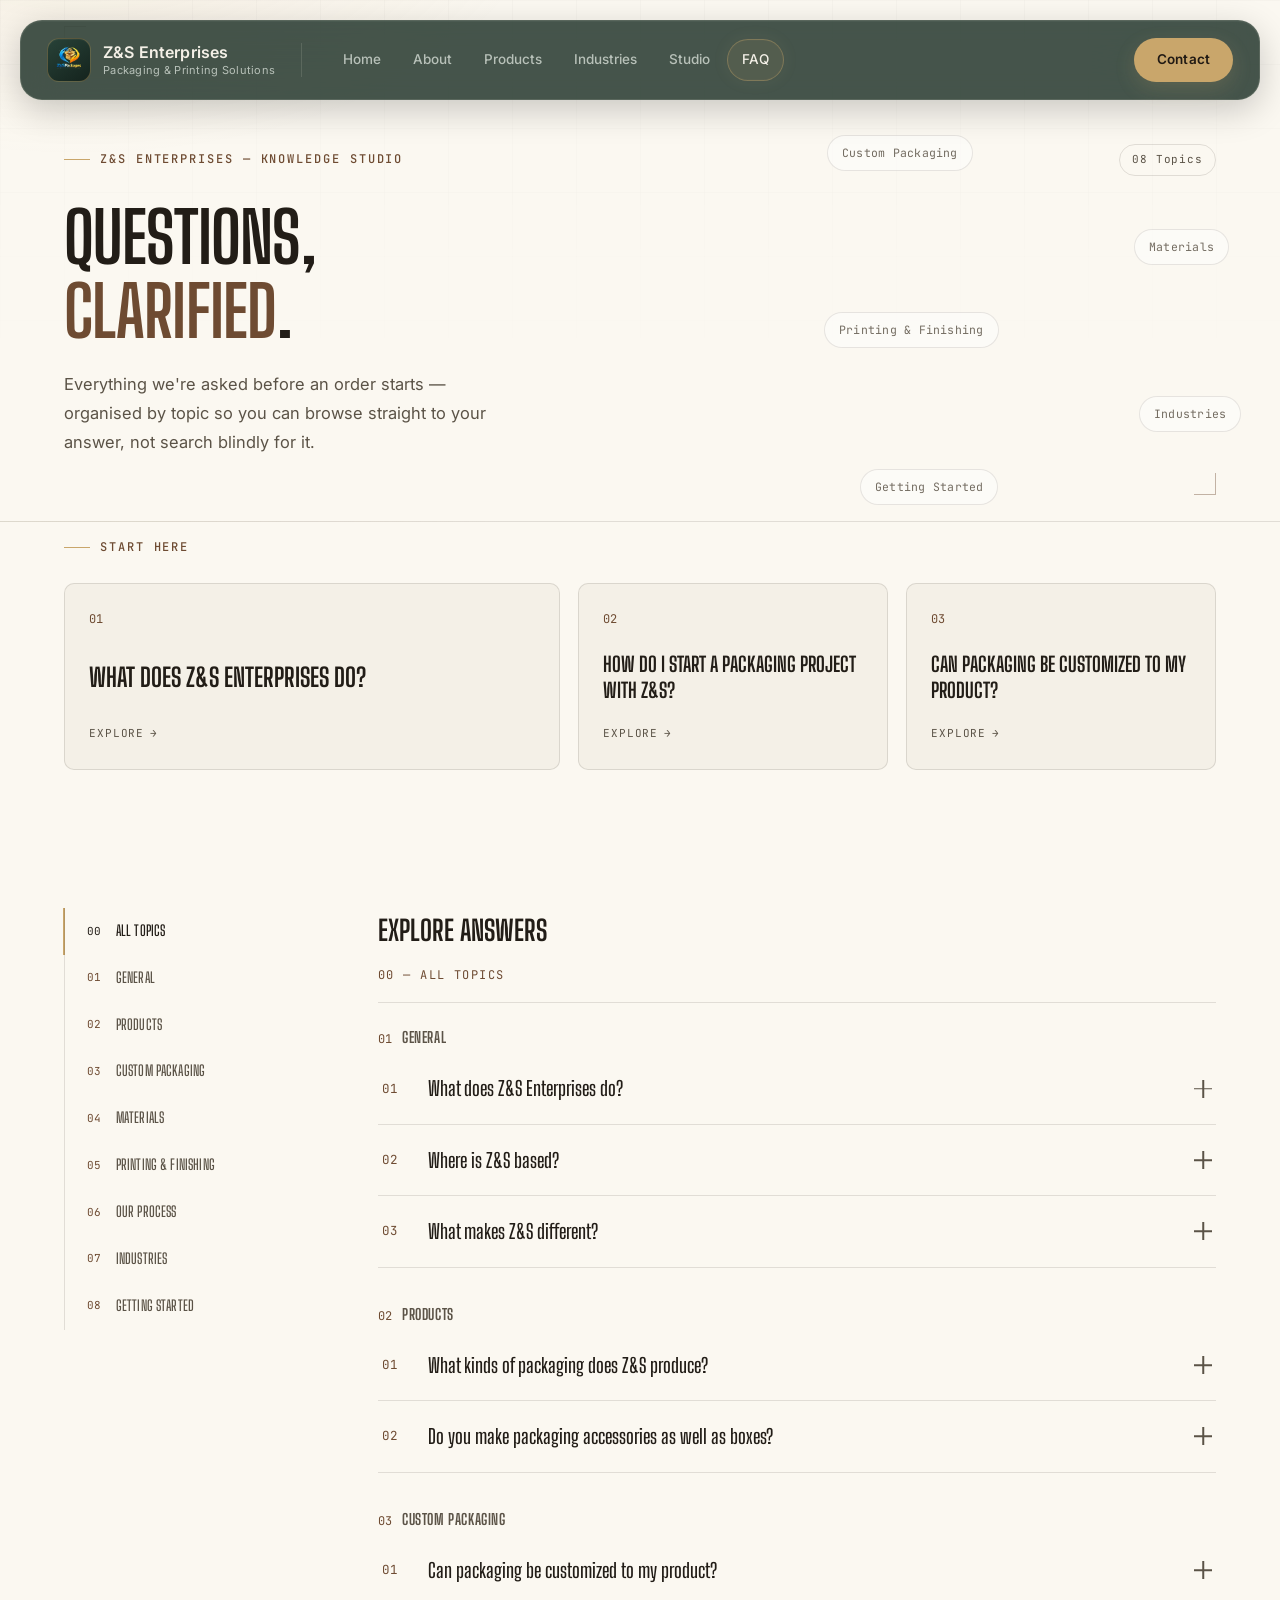
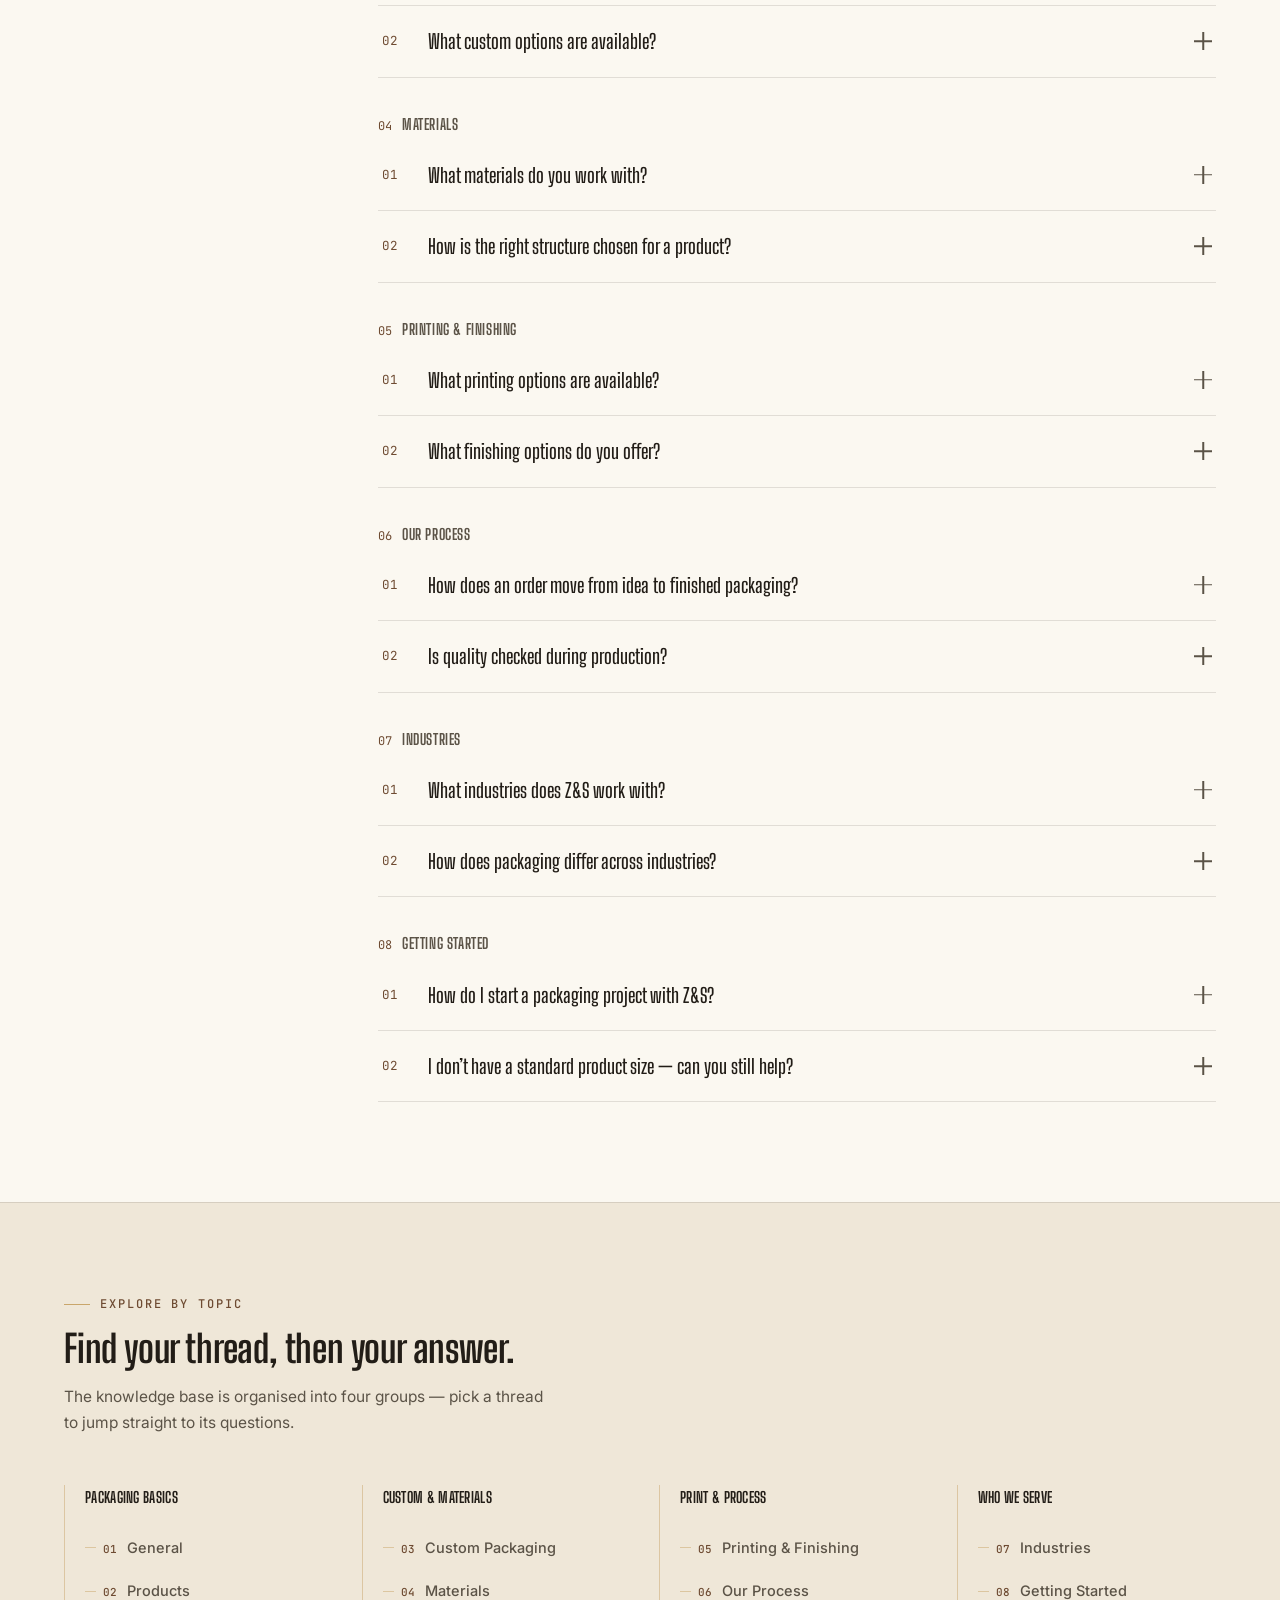
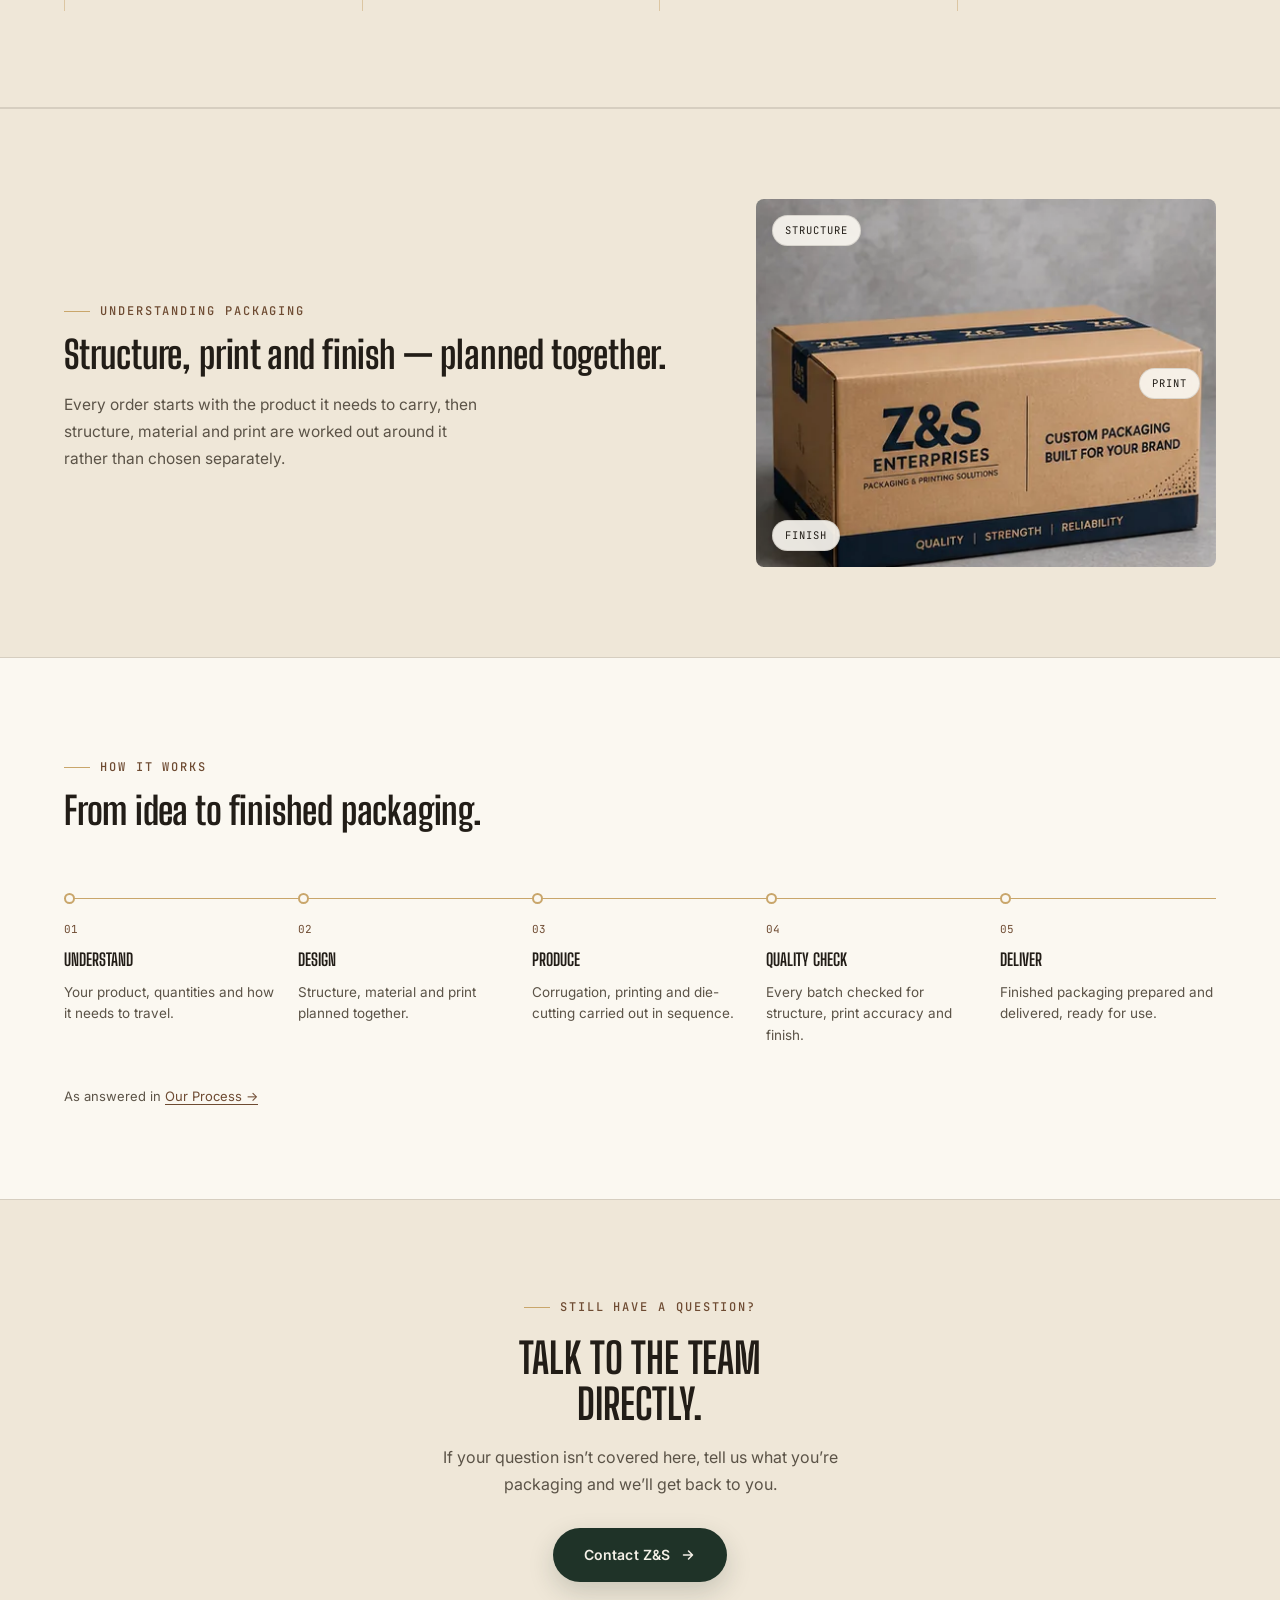
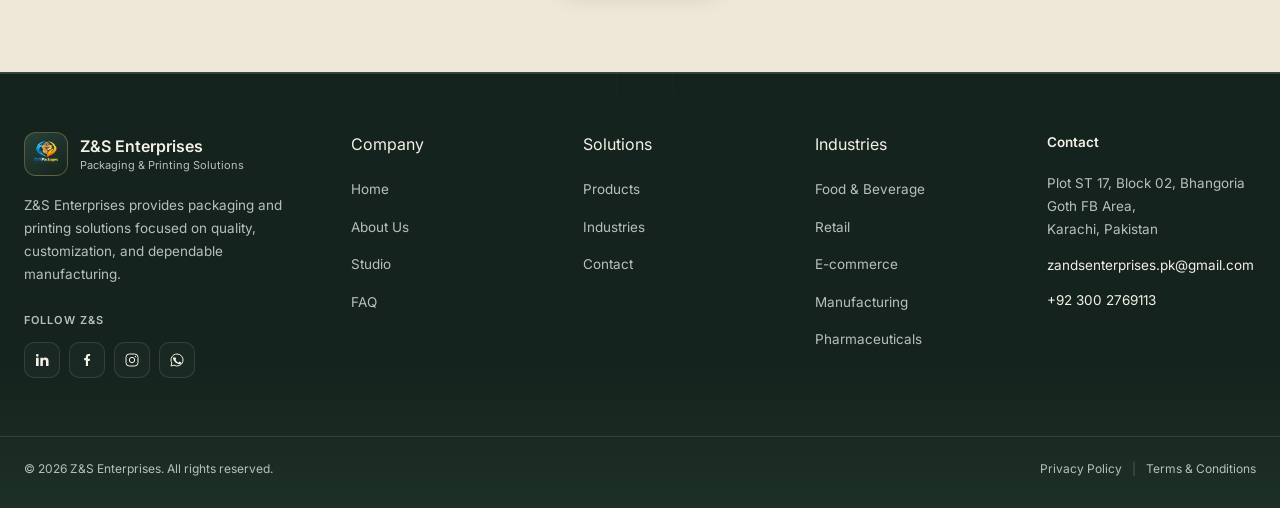
<file: faq.html>
<!DOCTYPE html>
<html lang="en">
<head>
<meta charset="UTF-8">
<meta name="viewport" content="width=device-width, initial-scale=1.0">
<title>FAQ | Z&amp;S Enterprises — Custom Packaging Manufacturer</title>
<meta name="description" content="Answers to common questions about Z&S Enterprises packaging — what we produce, how custom orders work, materials, printing and finishing, our process, and the industries we serve.">
<meta property="og:title" content="FAQ | Z&amp;S Enterprises — Custom Packaging Manufacturer">
<meta property="og:description" content="Answers to common questions about Z&S Enterprises packaging — what we produce, how custom orders work, materials, printing and finishing, our process, and the industries we serve.">
<meta property="og:type" content="website">
<meta property="og:url" content="https://www.zspackages.com/faq.html">
<meta property="og:image" content="https://www.zspackages.com/assets/img/logo.png">
<meta property="og:site_name" content="Z&amp;S Enterprises">
<meta name="twitter:card" content="summary">
<meta name="twitter:title" content="FAQ | Z&amp;S Enterprises — Custom Packaging Manufacturer">
<meta name="twitter:description" content="Answers to common questions about Z&S Enterprises packaging — what we produce, how custom orders work, materials, printing and finishing, our process, and the industries we serve.">
<meta name="robots" content="index, follow">
<meta name="theme-color" content="#14231D">
<link rel="canonical" href="https://www.zspackages.com/faq.html">
<link rel="icon" href="/assets/img/favicon-64.png" type="image/png" sizes="64x64">
<link rel="preconnect" href="https://fonts.googleapis.com">
<link rel="preconnect" href="https://fonts.gstatic.com" crossorigin>
<link href="https://fonts.googleapis.com/css2?family=Big+Shoulders+Display:wght@600;700;800&family=Inter:wght@400;500;600;700&family=JetBrains+Mono:wght@400;500;600&display=swap" rel="stylesheet">
<script>(function(){try{if(sessionStorage.getItem("zsPageTransitionIncoming")==="1"){document.documentElement.classList.add("zs-pt-incoming");}}catch(e){}})();</script>
<link rel="stylesheet" href="/assets/css/page-transition.css">
<link rel="stylesheet" href="/assets/css/navbar.css">
  <link rel="stylesheet" href="/assets/css/style.css">  <link rel="stylesheet" href="/assets/css/responsive.css">  <link rel="stylesheet" href="/assets/css/footer.css">
<script type="application/ld+json">
{
  "@context": "https://schema.org",
  "@type": "Manufacturer",
  "name": "Z&S Enterprises",
  "url": "https://www.zspackages.com/",
  "logo": "https://www.zspackages.com/assets/img/logo.png",
  "description": "Custom corrugated, printed and die-cut packaging manufacturer serving pharmaceutical, food, cosmetics, retail and export businesses in Pakistan.",
  "address": {
    "@type": "PostalAddress",
    "streetAddress": "Plot ST 17, Block 02, Bhangoria Goth FB Area",
    "addressLocality": "Karachi",
    "addressCountry": "PK"
  },
  "telephone": "+92-300-2769113",
  "email": "zandsenterprises.pk@gmail.com",
  "sameAs": []
}
</script>
<script type="application/ld+json">
{
  "@context": "https://schema.org",
  "@type": "FAQPage",
  "mainEntity": [
    {
      "@type": "Question",
      "name": "What does Z&S Enterprises do?",
      "acceptedAnswer": {
        "@type": "Answer",
        "text": "Z&S Enterprises designs, prints and manufactures corrugated and custom packaging — from protective shipping cartons to retail-ready, custom-printed boxes — for businesses across Karachi and beyond. Every order is planned around the product it needs to carry, from material and structure through to print and finish."
      }
    },
    {
      "@type": "Question",
      "name": "Where is Z&S based?",
      "acceptedAnswer": {
        "@type": "Answer",
        "text": "Z&S Enterprises is based in Karachi, Pakistan. You can reach the team directly through the Contact page."
      }
    },
    {
      "@type": "Question",
      "name": "What makes Z&S different?",
      "acceptedAnswer": {
        "@type": "Answer",
        "text": "Structure, print and finishing are planned together as one discipline rather than treated as separate steps. Every order starts with the product it needs to carry — its weight, shape, how it ships and how it should look on arrival — not the nearest standard box."
      }
    },
    {
      "@type": "Question",
      "name": "What kinds of packaging does Z&S produce?",
      "acceptedAnswer": {
        "@type": "Answer",
        "text": "The range spans nine categories — Retail & Shopping Boxes, Food & Bakery Packaging, Pharmaceutical Packaging, E-Commerce Packaging, Toy & Kids Packaging, Gift Packaging, Jewellery & Luxury Packaging, Grocery & Consumer Packaging, and Custom & Promotional Packaging — alongside boxes, cartons, bags and labels. See the full range on Products."
      }
    },
    {
      "@type": "Question",
      "name": "Do you make packaging accessories as well as boxes?",
      "acceptedAnswer": {
        "@type": "Answer",
        "text": "Yes. Alongside boxes and cartons, Z&S produces paper bags, labels, ribbons, stickers, tags and inserts — small components that complete a packaging system alongside a production run."
      }
    },
    {
      "@type": "Question",
      "name": "Can packaging be customized to my product?",
      "acceptedAnswer": {
        "@type": "Answer",
        "text": "Yes — custom dimensions mean structural sizing built around the exact product, not the nearest standard box. Outside the standard range, Z&S develops packaging to a client's own specification when it doesn't fit a catalogue."
      }
    },
    {
      "@type": "Question",
      "name": "What custom options are available?",
      "acceptedAnswer": {
        "@type": "Answer",
        "text": "Custom orders can include structural sizing, offset or digital printed branding, consistent brand presentation across a packaging system, structural formats such as folding cartons, rigid-style presentation boxes and corrugated structures, and in-house finishing such as lamination and die-cutting."
      }
    },
    {
      "@type": "Question",
      "name": "What materials do you work with?",
      "acceptedAnswer": {
        "@type": "Answer",
        "text": "Z&S works with corrugated fluting and board, selecting the right grade for the weight, protection and finish a product needs."
      }
    },
    {
      "@type": "Question",
      "name": "How is the right structure chosen for a product?",
      "acceptedAnswer": {
        "@type": "Answer",
        "text": "Every order starts with the product it needs to carry — its weight, shape, how it ships and how it should look on arrival. Structure, material and print are planned together around that requirement, not chosen separately."
      }
    },
    {
      "@type": "Question",
      "name": "What printing options are available?",
      "acceptedAnswer": {
        "@type": "Answer",
        "text": "Z&S offers offset and digital printing, in single or multi-colour, for branding, artwork and product information on packaging."
      }
    },
    {
      "@type": "Question",
      "name": "What finishing options do you offer?",
      "acceptedAnswer": {
        "@type": "Answer",
        "text": "Finishing carried out in-house includes die-cutting, lamination and other finishing processes — planned together with structure and print for each order rather than added on afterward."
      }
    },
    {
      "@type": "Question",
      "name": "How does an order move from idea to finished packaging?",
      "acceptedAnswer": {
        "@type": "Answer",
        "text": "Every order follows the same five stages: Understand — your product, quantities and how it needs to travel; Design — structure, material and print planned together; Produce — corrugation, printing and die-cutting carried out in sequence; Quality Check — every batch checked for structure, print accuracy and finish; and Deliver — finished packaging prepared and delivered, ready for use."
      }
    },
    {
      "@type": "Question",
      "name": "Is quality checked during production?",
      "acceptedAnswer": {
        "@type": "Answer",
        "text": "Yes — material and print are checked at every stage of production, not only at the end, so results stay consistent from the first sample to a repeat order."
      }
    },
    {
      "@type": "Question",
      "name": "What industries does Z&S work with?",
      "acceptedAnswer": {
        "@type": "Answer",
        "text": "Fourteen industries, including Food & Beverage, Retail, E-Commerce, Grocery, Cosmetics & Beauty, Pharmaceutical, Jewellery, Gifts, Apparel & Fashion, Electronics, Industrial Products, Household Products, Toys, and Events & Special Packaging. See Industries We Serve for the full list."
      }
    },
    {
      "@type": "Question",
      "name": "How does packaging differ across industries?",
      "acceptedAnswer": {
        "@type": "Answer",
        "text": "Every project is planned around five lenses — product, protection, presentation, handling and branding — so a shipping carton and a jewellery box are never built the same way."
      }
    },
    {
      "@type": "Question",
      "name": "How do I start a packaging project with Z&S?",
      "acceptedAnswer": {
        "@type": "Answer",
        "text": "Share your product and quantities through the Contact page, and the team will work out the right structure, material and finish for it."
      }
    },
    {
      "@type": "Question",
      "name": "I don’t have a standard product size — can you still help?",
      "acceptedAnswer": {
        "@type": "Answer",
        "text": "Yes — outside the standard range, Z&S develops packaging to a client's own specification, sized, structured and finished around a product that doesn't fit a catalogue."
      }
    }
  ]
}
</script>
<!-- Meta Pixel Code -->
<script>
!function(f,b,e,v,n,t,s)
{if(f.fbq)return;n=f.fbq=function(){n.callMethod?
n.callMethod.apply(n,arguments):n.queue.push(arguments)};
if(!f._fbq)f._fbq=n;n.push=n;n.loaded=!0;n.version='2.0';
n.queue=[];t=b.createElement(e);t.async=!0;
t.src=v;s=b.getElementsByTagName(e)[0];
s.parentNode.insertBefore(t,s)}(window, document,'script',
'https://connect.facebook.net/en_US/fbevents.js');
fbq('init', '1441066424799809');
fbq('track', 'PageView');
</script>
<noscript><img height="1" width="1" style="display:none"
src="https://www.facebook.com/tr?id=1441066424799809&ev=PageView&noscript=1"
/></noscript>
<!-- End Meta Pixel Code -->
</head>
<body>
  <div id="zsPageTransition" class="zs-pt" role="presentation" aria-hidden="true">
    <div class="zs-pt-panel zs-pt-panel--a" aria-hidden="true"></div>
    <div class="zs-pt-panel zs-pt-panel--b" aria-hidden="true"></div>
  </div>
  <script src="/assets/js/page-transition.js"></script>

<div id="navbar-container"></div>
<main class="zs-faq">

  <!-- ====================================================================
       01 — FAQ HERO — knowledge studio intro + topic labels
       ==================================================================== -->
  <section class="zs-faq-hero" data-hero-parallax>
    <span class="zs-faq-hero-corner zs-faq-hero-corner--tl" aria-hidden="true"></span>
    <span class="zs-faq-hero-corner zs-faq-hero-corner--br" aria-hidden="true"></span>
    <span class="zs-faq-hero-grid" aria-hidden="true"></span>

    <div class="zs-faq-hero-fragments" aria-hidden="true">
      <button type="button" class="zs-faq-fragment zs-faq-fragment-a" data-category="products">Products</button>
      <button type="button" class="zs-faq-fragment zs-faq-fragment-b" data-category="custom">Custom Packaging</button>
      <button type="button" class="zs-faq-fragment zs-faq-fragment-e" data-category="materials">Materials</button>
      <button type="button" class="zs-faq-fragment zs-faq-fragment-c" data-category="printing">Printing &amp; Finishing</button>
      <button type="button" class="zs-faq-fragment zs-faq-fragment-f" data-category="industries">Industries</button>
      <button type="button" class="zs-faq-fragment zs-faq-fragment-d" data-category="start">Getting Started</button>
    </div>

    <div class="zs-container zs-faq-hero-inner">
      <div class="zs-faq-hero-top" data-reveal>
        <span class="zs-eyebrow">Z&amp;S Enterprises — Knowledge Studio</span>
        <span class="zs-faq-hero-count">08 Topics</span>
      </div>

      <h1 class="zs-faq-hero-title" data-reveal style="--d:60ms">
        Questions,<br><em>Clarified</em>.
      </h1>

      <p class="zs-faq-hero-desc" data-reveal style="--d:120ms">
        Everything we're asked before an order starts — organised by topic
        so you can browse straight to your answer, not search blindly for it.
      </p>
    </div>
  </section>

  <!-- ====================================================================
       02 — START HERE — featured questions
       ==================================================================== -->
  <section class="zs-faq-start">
    <div class="zs-container">
      <span class="zs-eyebrow">Start Here</span>
      <div class="zs-faq-start-grid">
        <button type="button" class="zs-faq-start-card zs-faq-start-card--lg" data-jump-to="faq-q-1">
          <span class="zs-faq-start-num">01</span>
          <span class="zs-faq-start-q">What does Z&amp;S Enterprises do?</span>
          <span class="zs-faq-start-explore">Explore <span aria-hidden="true">→</span></span>
        </button>
        <button type="button" class="zs-faq-start-card" data-jump-to="faq-q-16">
          <span class="zs-faq-start-num">02</span>
          <span class="zs-faq-start-q">How do I start a packaging project with Z&amp;S?</span>
          <span class="zs-faq-start-explore">Explore <span aria-hidden="true">→</span></span>
        </button>
        <button type="button" class="zs-faq-start-card" data-jump-to="faq-q-6">
          <span class="zs-faq-start-num">03</span>
          <span class="zs-faq-start-q">Can packaging be customized to my product?</span>
          <span class="zs-faq-start-explore">Explore <span aria-hidden="true">→</span></span>
        </button>
      </div>
    </div>
  </section>

  <!-- ====================================================================
       03 — CATEGORY NAVIGATION + FAQ AREA
       ==================================================================== -->
  <section class="zs-faq-main">
    <div class="zs-container zs-faq-main-inner">

      <nav class="zs-faq-nav" aria-label="FAQ categories">
        <span class="zs-faq-nav-indicator" id="zsFaqIndicator" aria-hidden="true"></span>
        <ul class="zs-faq-nav-list" id="zsFaqNavList" role="tablist" aria-label="FAQ topics">
          <li><button type="button" class="zs-faq-nav-btn is-active" data-category="all" aria-selected="true" role="tab" aria-controls="zsFaqList" id="faq-tab-all">
            <span class="zs-faq-nav-num">00</span><span class="zs-faq-nav-label">All Topics</span>
          </button></li>
          <li><button type="button" class="zs-faq-nav-btn" data-category="general" aria-selected="false" role="tab" aria-controls="zsFaqList" id="faq-tab-general">
            <span class="zs-faq-nav-num">01</span><span class="zs-faq-nav-label">General</span>
          </button></li>
          <li><button type="button" class="zs-faq-nav-btn" data-category="products" aria-selected="false" role="tab" aria-controls="zsFaqList" id="faq-tab-products">
            <span class="zs-faq-nav-num">02</span><span class="zs-faq-nav-label">Products</span>
          </button></li>
          <li><button type="button" class="zs-faq-nav-btn" data-category="custom" aria-selected="false" role="tab" aria-controls="zsFaqList" id="faq-tab-custom">
            <span class="zs-faq-nav-num">03</span><span class="zs-faq-nav-label">Custom Packaging</span>
          </button></li>
          <li><button type="button" class="zs-faq-nav-btn" data-category="materials" aria-selected="false" role="tab" aria-controls="zsFaqList" id="faq-tab-materials">
            <span class="zs-faq-nav-num">04</span><span class="zs-faq-nav-label">Materials</span>
          </button></li>
          <li><button type="button" class="zs-faq-nav-btn" data-category="printing" aria-selected="false" role="tab" aria-controls="zsFaqList" id="faq-tab-printing">
            <span class="zs-faq-nav-num">05</span><span class="zs-faq-nav-label">Printing &amp; Finishing</span>
          </button></li>
          <li><button type="button" class="zs-faq-nav-btn" data-category="process" aria-selected="false" role="tab" aria-controls="zsFaqList" id="faq-tab-process">
            <span class="zs-faq-nav-num">06</span><span class="zs-faq-nav-label">Our Process</span>
          </button></li>
          <li><button type="button" class="zs-faq-nav-btn" data-category="industries" aria-selected="false" role="tab" aria-controls="zsFaqList" id="faq-tab-industries">
            <span class="zs-faq-nav-num">07</span><span class="zs-faq-nav-label">Industries</span>
          </button></li>
          <li><button type="button" class="zs-faq-nav-btn" data-category="start" aria-selected="false" role="tab" aria-controls="zsFaqList" id="faq-tab-start">
            <span class="zs-faq-nav-num">08</span><span class="zs-faq-nav-label">Getting Started</span>
          </button></li>
        </ul>
      </nav>

      <div class="zs-faq-panel">
        <div class="zs-faq-panel-head">
          <span class="zs-faq-panel-kicker">Explore Answers</span>
          <span class="zs-faq-panel-eyebrow" id="zsFaqPanelLabel">00 — All Topics</span>
        </div>

        <div class="zs-faq-list is-all-mode" id="zsFaqList" role="region" aria-live="polite" aria-label="FAQ answers">

          <div class="zs-faq-group is-active" data-category="general">
            <div class="zs-faq-group-title"><span class="zs-faq-group-title-num">01</span><span class="zs-faq-group-title-label">General</span></div>

            <div class="zs-faq-item">
              <button type="button" class="zs-faq-q" aria-expanded="false" aria-controls="faq-a-1" id="faq-q-1">
                <span class="zs-faq-q-num">01</span>
                <span class="zs-faq-q-text">What does Z&amp;S Enterprises do?</span>
                <span class="zs-faq-q-icon" aria-hidden="true"></span>
              </button>
              <div class="zs-faq-a" id="faq-a-1" role="region" aria-labelledby="faq-q-1">
                <div class="zs-faq-a-inner">
                  <p>Z&amp;S Enterprises designs, prints and manufactures corrugated and custom packaging &mdash; from protective shipping cartons to retail-ready, custom-printed boxes &mdash; for businesses across Karachi and beyond. Every order is planned around the product it needs to carry, from material and structure through to print and finish.</p>
                  <div class="zs-faq-related">
                    <span class="zs-faq-related-label">Related</span>
                    <button type="button" class="zs-faq-related-link" data-jump-to="faq-q-16">How do I start a packaging project with Z&amp;S?</button>
                  </div>
                </div>
              </div>
            </div>

            <div class="zs-faq-item">
              <button type="button" class="zs-faq-q" aria-expanded="false" aria-controls="faq-a-2" id="faq-q-2">
                <span class="zs-faq-q-num">02</span>
                <span class="zs-faq-q-text">Where is Z&amp;S based?</span>
                <span class="zs-faq-q-icon" aria-hidden="true"></span>
              </button>
              <div class="zs-faq-a" id="faq-a-2" role="region" aria-labelledby="faq-q-2">
                <div class="zs-faq-a-inner">
                  <p>Z&amp;S Enterprises is based in Karachi, Pakistan. You can reach the team directly through the <a href="contact.html">Contact page</a>.</p>
                </div>
              </div>
            </div>

            <div class="zs-faq-item">
              <button type="button" class="zs-faq-q" aria-expanded="false" aria-controls="faq-a-3" id="faq-q-3">
                <span class="zs-faq-q-num">03</span>
                <span class="zs-faq-q-text">What makes Z&amp;S different?</span>
                <span class="zs-faq-q-icon" aria-hidden="true"></span>
              </button>
              <div class="zs-faq-a" id="faq-a-3" role="region" aria-labelledby="faq-q-3">
                <div class="zs-faq-a-inner">
                  <p>Structure, print and finishing are planned together as one discipline rather than treated as separate steps. Every order starts with the product it needs to carry &mdash; its weight, shape, how it ships and how it should look on arrival &mdash; not the nearest standard box.</p>
                  <div class="zs-faq-related">
                    <span class="zs-faq-related-label">Related</span>
                    <button type="button" class="zs-faq-related-link" data-jump-to="faq-q-9">How is the right structure chosen for a product?</button>
                  </div>
                </div>
              </div>
            </div>

          </div>

          <div class="zs-faq-group is-active" data-category="products">
            <div class="zs-faq-group-title"><span class="zs-faq-group-title-num">02</span><span class="zs-faq-group-title-label">Products</span></div>

            <div class="zs-faq-item">
              <button type="button" class="zs-faq-q" aria-expanded="false" aria-controls="faq-a-4" id="faq-q-4">
                <span class="zs-faq-q-num">01</span>
                <span class="zs-faq-q-text">What kinds of packaging does Z&amp;S produce?</span>
                <span class="zs-faq-q-icon" aria-hidden="true"></span>
              </button>
              <div class="zs-faq-a" id="faq-a-4" role="region" aria-labelledby="faq-q-4">
                <div class="zs-faq-a-inner">
                  <p>The range spans nine categories &mdash; Retail &amp; Shopping Boxes, Food &amp; Bakery Packaging, Pharmaceutical Packaging, E-Commerce Packaging, Toy &amp; Kids Packaging, Gift Packaging, Jewellery &amp; Luxury Packaging, Grocery &amp; Consumer Packaging, and Custom &amp; Promotional Packaging &mdash; alongside boxes, cartons, bags and labels. See the full range on <a href="product.html">Products</a>.</p>
                  <div class="zs-faq-related">
                    <span class="zs-faq-related-label">Related</span>
                    <button type="button" class="zs-faq-related-link" data-jump-to="faq-q-6">Can packaging be customized to my product?</button>
                    <button type="button" class="zs-faq-related-link" data-jump-to="faq-q-14">What industries does Z&amp;S work with?</button>
                  </div>
                </div>
              </div>
            </div>

            <div class="zs-faq-item">
              <button type="button" class="zs-faq-q" aria-expanded="false" aria-controls="faq-a-5" id="faq-q-5">
                <span class="zs-faq-q-num">02</span>
                <span class="zs-faq-q-text">Do you make packaging accessories as well as boxes?</span>
                <span class="zs-faq-q-icon" aria-hidden="true"></span>
              </button>
              <div class="zs-faq-a" id="faq-a-5" role="region" aria-labelledby="faq-q-5">
                <div class="zs-faq-a-inner">
                  <p>Yes. Alongside boxes and cartons, Z&amp;S produces paper bags, labels, ribbons, stickers, tags and inserts &mdash; small components that complete a packaging system alongside a production run.</p>
                </div>
              </div>
            </div>

          </div>

          <div class="zs-faq-group is-active" data-category="custom">
            <div class="zs-faq-group-title"><span class="zs-faq-group-title-num">03</span><span class="zs-faq-group-title-label">Custom Packaging</span></div>

            <div class="zs-faq-item">
              <button type="button" class="zs-faq-q" aria-expanded="false" aria-controls="faq-a-6" id="faq-q-6">
                <span class="zs-faq-q-num">01</span>
                <span class="zs-faq-q-text">Can packaging be customized to my product?</span>
                <span class="zs-faq-q-icon" aria-hidden="true"></span>
              </button>
              <div class="zs-faq-a" id="faq-a-6" role="region" aria-labelledby="faq-q-6">
                <div class="zs-faq-a-inner">
                  <p>Yes &mdash; custom dimensions mean structural sizing built around the exact product, not the nearest standard box. Outside the standard range, Z&amp;S develops packaging to a client's own specification when it doesn't fit a catalogue.</p>
                  <div class="zs-faq-related">
                    <span class="zs-faq-related-label">Related</span>
                    <button type="button" class="zs-faq-related-link" data-jump-to="faq-q-7">What custom options are available?</button>
                    <button type="button" class="zs-faq-related-link" data-jump-to="faq-q-17">I don&rsquo;t have a standard product size &mdash; can you still help?</button>
                  </div>
                </div>
              </div>
            </div>

            <div class="zs-faq-item">
              <button type="button" class="zs-faq-q" aria-expanded="false" aria-controls="faq-a-7" id="faq-q-7">
                <span class="zs-faq-q-num">02</span>
                <span class="zs-faq-q-text">What custom options are available?</span>
                <span class="zs-faq-q-icon" aria-hidden="true"></span>
              </button>
              <div class="zs-faq-a" id="faq-a-7" role="region" aria-labelledby="faq-q-7">
                <div class="zs-faq-a-inner">
                  <p>Custom orders can include structural sizing, offset or digital printed branding, consistent brand presentation across a packaging system, structural formats such as folding cartons, rigid-style presentation boxes and corrugated structures, and in-house finishing such as lamination and die-cutting.</p>
                  <div class="zs-faq-related">
                    <span class="zs-faq-related-label">Related</span>
                    <button type="button" class="zs-faq-related-link" data-jump-to="faq-q-11">What finishing options do you offer?</button>
                  </div>
                </div>
              </div>
            </div>

          </div>

          <div class="zs-faq-group is-active" data-category="materials">
            <div class="zs-faq-group-title"><span class="zs-faq-group-title-num">04</span><span class="zs-faq-group-title-label">Materials</span></div>

            <div class="zs-faq-item">
              <button type="button" class="zs-faq-q" aria-expanded="false" aria-controls="faq-a-8" id="faq-q-8">
                <span class="zs-faq-q-num">01</span>
                <span class="zs-faq-q-text">What materials do you work with?</span>
                <span class="zs-faq-q-icon" aria-hidden="true"></span>
              </button>
              <div class="zs-faq-a" id="faq-a-8" role="region" aria-labelledby="faq-q-8">
                <div class="zs-faq-a-inner">
                  <p>Z&amp;S works with corrugated fluting and board, selecting the right grade for the weight, protection and finish a product needs.</p>
                </div>
              </div>
            </div>

            <div class="zs-faq-item">
              <button type="button" class="zs-faq-q" aria-expanded="false" aria-controls="faq-a-9" id="faq-q-9">
                <span class="zs-faq-q-num">02</span>
                <span class="zs-faq-q-text">How is the right structure chosen for a product?</span>
                <span class="zs-faq-q-icon" aria-hidden="true"></span>
              </button>
              <div class="zs-faq-a" id="faq-a-9" role="region" aria-labelledby="faq-q-9">
                <div class="zs-faq-a-inner">
                  <p>Every order starts with the product it needs to carry &mdash; its weight, shape, how it ships and how it should look on arrival. Structure, material and print are planned together around that requirement, not chosen separately.</p>
                  <div class="zs-faq-related">
                    <span class="zs-faq-related-label">Related</span>
                    <button type="button" class="zs-faq-related-link" data-jump-to="faq-q-10">What printing options are available?</button>
                  </div>
                </div>
              </div>
            </div>

          </div>

          <div class="zs-faq-group is-active" data-category="printing">
            <div class="zs-faq-group-title"><span class="zs-faq-group-title-num">05</span><span class="zs-faq-group-title-label">Printing &amp; Finishing</span></div>

            <div class="zs-faq-item">
              <button type="button" class="zs-faq-q" aria-expanded="false" aria-controls="faq-a-10" id="faq-q-10">
                <span class="zs-faq-q-num">01</span>
                <span class="zs-faq-q-text">What printing options are available?</span>
                <span class="zs-faq-q-icon" aria-hidden="true"></span>
              </button>
              <div class="zs-faq-a" id="faq-a-10" role="region" aria-labelledby="faq-q-10">
                <div class="zs-faq-a-inner">
                  <p>Z&amp;S offers offset and digital printing, in single or multi-colour, for branding, artwork and product information on packaging.</p>
                  <div class="zs-faq-related">
                    <span class="zs-faq-related-label">Related</span>
                    <button type="button" class="zs-faq-related-link" data-jump-to="faq-q-11">What finishing options do you offer?</button>
                  </div>
                </div>
              </div>
            </div>

            <div class="zs-faq-item">
              <button type="button" class="zs-faq-q" aria-expanded="false" aria-controls="faq-a-11" id="faq-q-11">
                <span class="zs-faq-q-num">02</span>
                <span class="zs-faq-q-text">What finishing options do you offer?</span>
                <span class="zs-faq-q-icon" aria-hidden="true"></span>
              </button>
              <div class="zs-faq-a" id="faq-a-11" role="region" aria-labelledby="faq-q-11">
                <div class="zs-faq-a-inner">
                  <p>Finishing carried out in-house includes die-cutting, lamination and other finishing processes &mdash; planned together with structure and print for each order rather than added on afterward.</p>
                  <div class="zs-faq-related">
                    <span class="zs-faq-related-label">Related</span>
                    <button type="button" class="zs-faq-related-link" data-jump-to="faq-q-7">What custom options are available?</button>
                  </div>
                </div>
              </div>
            </div>

          </div>

          <div class="zs-faq-group is-active" data-category="process">
            <div class="zs-faq-group-title"><span class="zs-faq-group-title-num">06</span><span class="zs-faq-group-title-label">Our Process</span></div>

            <div class="zs-faq-item">
              <button type="button" class="zs-faq-q" aria-expanded="false" aria-controls="faq-a-12" id="faq-q-12">
                <span class="zs-faq-q-num">01</span>
                <span class="zs-faq-q-text">How does an order move from idea to finished packaging?</span>
                <span class="zs-faq-q-icon" aria-hidden="true"></span>
              </button>
              <div class="zs-faq-a" id="faq-a-12" role="region" aria-labelledby="faq-q-12">
                <div class="zs-faq-a-inner">
                  <p>Every order follows the same five stages: <strong>Understand</strong> &mdash; your product, quantities and how it needs to travel; <strong>Design</strong> &mdash; structure, material and print planned together; <strong>Produce</strong> &mdash; corrugation, printing and die-cutting carried out in sequence; <strong>Quality Check</strong> &mdash; every batch checked for structure, print accuracy and finish; and <strong>Deliver</strong> &mdash; finished packaging prepared and delivered, ready for use.</p>
                  <div class="zs-faq-related">
                    <span class="zs-faq-related-label">Related</span>
                    <button type="button" class="zs-faq-related-link" data-jump-to="faq-q-13">Is quality checked during production?</button>
                  </div>
                </div>
              </div>
            </div>

            <div class="zs-faq-item">
              <button type="button" class="zs-faq-q" aria-expanded="false" aria-controls="faq-a-13" id="faq-q-13">
                <span class="zs-faq-q-num">02</span>
                <span class="zs-faq-q-text">Is quality checked during production?</span>
                <span class="zs-faq-q-icon" aria-hidden="true"></span>
              </button>
              <div class="zs-faq-a" id="faq-a-13" role="region" aria-labelledby="faq-q-13">
                <div class="zs-faq-a-inner">
                  <p>Yes &mdash; material and print are checked at every stage of production, not only at the end, so results stay consistent from the first sample to a repeat order.</p>
                  <div class="zs-faq-related">
                    <span class="zs-faq-related-label">Related</span>
                    <button type="button" class="zs-faq-related-link" data-jump-to="faq-q-12">How does an order move from idea to finished packaging?</button>
                  </div>
                </div>
              </div>
            </div>

          </div>

          <div class="zs-faq-group is-active" data-category="industries">
            <div class="zs-faq-group-title"><span class="zs-faq-group-title-num">07</span><span class="zs-faq-group-title-label">Industries</span></div>

            <div class="zs-faq-item">
              <button type="button" class="zs-faq-q" aria-expanded="false" aria-controls="faq-a-14" id="faq-q-14">
                <span class="zs-faq-q-num">01</span>
                <span class="zs-faq-q-text">What industries does Z&amp;S work with?</span>
                <span class="zs-faq-q-icon" aria-hidden="true"></span>
              </button>
              <div class="zs-faq-a" id="faq-a-14" role="region" aria-labelledby="faq-q-14">
                <div class="zs-faq-a-inner">
                  <p>Fourteen industries, including Food &amp; Beverage, Retail, E-Commerce, Grocery, Cosmetics &amp; Beauty, Pharmaceutical, Jewellery, Gifts, Apparel &amp; Fashion, Electronics, Industrial Products, Household Products, Toys, and Events &amp; Special Packaging. See <a href="industries.html">Industries We Serve</a> for the full list.</p>
                  <div class="zs-faq-related">
                    <span class="zs-faq-related-label">Related</span>
                    <button type="button" class="zs-faq-related-link" data-jump-to="faq-q-15">How does packaging differ across industries?</button>
                  </div>
                </div>
              </div>
            </div>

            <div class="zs-faq-item">
              <button type="button" class="zs-faq-q" aria-expanded="false" aria-controls="faq-a-15" id="faq-q-15">
                <span class="zs-faq-q-num">02</span>
                <span class="zs-faq-q-text">How does packaging differ across industries?</span>
                <span class="zs-faq-q-icon" aria-hidden="true"></span>
              </button>
              <div class="zs-faq-a" id="faq-a-15" role="region" aria-labelledby="faq-q-15">
                <div class="zs-faq-a-inner">
                  <p>Every project is planned around five lenses &mdash; product, protection, presentation, handling and branding &mdash; so a shipping carton and a jewellery box are never built the same way.</p>
                  <div class="zs-faq-related">
                    <span class="zs-faq-related-label">Related</span>
                    <button type="button" class="zs-faq-related-link" data-jump-to="faq-q-4">What kinds of packaging does Z&amp;S produce?</button>
                  </div>
                </div>
              </div>
            </div>

          </div>

          <div class="zs-faq-group is-active" data-category="start">
            <div class="zs-faq-group-title"><span class="zs-faq-group-title-num">08</span><span class="zs-faq-group-title-label">Getting Started</span></div>

            <div class="zs-faq-item">
              <button type="button" class="zs-faq-q" aria-expanded="false" aria-controls="faq-a-16" id="faq-q-16">
                <span class="zs-faq-q-num">01</span>
                <span class="zs-faq-q-text">How do I start a packaging project with Z&amp;S?</span>
                <span class="zs-faq-q-icon" aria-hidden="true"></span>
              </button>
              <div class="zs-faq-a" id="faq-a-16" role="region" aria-labelledby="faq-q-16">
                <div class="zs-faq-a-inner">
                  <p>Share your product and quantities through the <a href="contact.html">Contact page</a>, and the team will work out the right structure, material and finish for it.</p>
                  <div class="zs-faq-related">
                    <span class="zs-faq-related-label">Related</span>
                    <button type="button" class="zs-faq-related-link" data-jump-to="faq-q-6">Can packaging be customized to my product?</button>
                  </div>
                </div>
              </div>
            </div>

            <div class="zs-faq-item">
              <button type="button" class="zs-faq-q" aria-expanded="false" aria-controls="faq-a-17" id="faq-q-17">
                <span class="zs-faq-q-num">02</span>
                <span class="zs-faq-q-text">I don&rsquo;t have a standard product size &mdash; can you still help?</span>
                <span class="zs-faq-q-icon" aria-hidden="true"></span>
              </button>
              <div class="zs-faq-a" id="faq-a-17" role="region" aria-labelledby="faq-q-17">
                <div class="zs-faq-a-inner">
                  <p>Yes &mdash; outside the standard range, Z&amp;S develops packaging to a client's own specification, sized, structured and finished around a product that doesn't fit a catalogue.</p>
                  <div class="zs-faq-related">
                    <span class="zs-faq-related-label">Related</span>
                    <button type="button" class="zs-faq-related-link" data-jump-to="faq-q-7">What custom options are available?</button>
                  </div>
                </div>
              </div>
            </div>

          </div>

        </div>
      </div>

    </div>
  </section>

  <div class="zs-faq-float-index" id="zsFaqFloatIndex" aria-hidden="true">
    <span class="zs-faq-float-index-cat" id="zsFaqFloatCat">General</span>
    <span class="zs-faq-float-index-count" id="zsFaqFloatCount">01 / 03</span>
  </div>

  <!-- ====================================================================
       03b — KNOWLEDGE MAP — browse by topic group
       ==================================================================== -->
  <section class="zs-faq-map">
    <div class="zs-container">
      <span class="zs-eyebrow">Explore By Topic</span>
      <h2 class="zs-heading-lg">Find your thread, then your answer.</h2>
      <p class="zs-faq-map-intro">The knowledge base is organised into four groups &mdash; pick a thread to jump straight to its questions.</p>

      <div class="zs-faq-map-grid" data-reveal>
        <div class="zs-faq-map-branch">
          <span class="zs-faq-map-branch-title">Packaging Basics</span>
          <ul class="zs-faq-map-leaves">
            <li><button type="button" class="zs-faq-map-leaf" data-category="general"><span class="zs-faq-map-leaf-num">01</span>General</button></li>
            <li><button type="button" class="zs-faq-map-leaf" data-category="products"><span class="zs-faq-map-leaf-num">02</span>Products</button></li>
          </ul>
        </div>
        <div class="zs-faq-map-branch">
          <span class="zs-faq-map-branch-title">Custom &amp; Materials</span>
          <ul class="zs-faq-map-leaves">
            <li><button type="button" class="zs-faq-map-leaf" data-category="custom"><span class="zs-faq-map-leaf-num">03</span>Custom Packaging</button></li>
            <li><button type="button" class="zs-faq-map-leaf" data-category="materials"><span class="zs-faq-map-leaf-num">04</span>Materials</button></li>
          </ul>
        </div>
        <div class="zs-faq-map-branch">
          <span class="zs-faq-map-branch-title">Print &amp; Process</span>
          <ul class="zs-faq-map-leaves">
            <li><button type="button" class="zs-faq-map-leaf" data-category="printing"><span class="zs-faq-map-leaf-num">05</span>Printing &amp; Finishing</button></li>
            <li><button type="button" class="zs-faq-map-leaf" data-category="process"><span class="zs-faq-map-leaf-num">06</span>Our Process</button></li>
          </ul>
        </div>
        <div class="zs-faq-map-branch">
          <span class="zs-faq-map-branch-title">Who We Serve</span>
          <ul class="zs-faq-map-leaves">
            <li><button type="button" class="zs-faq-map-leaf" data-category="industries"><span class="zs-faq-map-leaf-num">07</span>Industries</button></li>
            <li><button type="button" class="zs-faq-map-leaf" data-category="start"><span class="zs-faq-map-leaf-num">08</span>Getting Started</button></li>
          </ul>
        </div>
      </div>
    </div>
  </section>

  <!-- ====================================================================
       04 — UNDERSTANDING PACKAGING — visual break
       ==================================================================== -->
  <section class="zs-faq-visual">
    <div class="zs-container zs-faq-visual-inner">
      <div class="zs-faq-visual-copy">
        <span class="zs-eyebrow">Understanding Packaging</span>
        <h2 class="zs-heading-lg">Structure, print and finish — planned together.</h2>
        <p>Every order starts with the product it needs to carry, then structure, material and print are worked out around it rather than chosen separately.</p>
      </div>
      <div class="zs-faq-visual-frame" data-reveal>
        <img src="/assets/img/04-zs-custom-packaging-box.webp" alt="Custom-branded packaging box showing structure, print and finish">
        <span class="zs-faq-visual-label zs-faq-visual-label--top">Structure</span>
        <span class="zs-faq-visual-label zs-faq-visual-label--right">Print</span>
        <span class="zs-faq-visual-label zs-faq-visual-label--bottom">Finish</span>
      </div>
    </div>
  </section>

  <!-- ====================================================================
       05 — HOW IT WORKS — the actual five-stage process
       ==================================================================== -->
  <section class="zs-faq-process">
    <div class="zs-container">
      <span class="zs-eyebrow">How It Works</span>
      <h2 class="zs-heading-lg">From idea to finished packaging.</h2>

      <div class="zs-faq-process-track" data-reveal>
        <span class="zs-faq-process-line" aria-hidden="true"></span>

        <div class="zs-faq-process-step">
          <span class="zs-faq-process-num">01</span>
          <span class="zs-faq-process-title">Understand</span>
          <p>Your product, quantities and how it needs to travel.</p>
        </div>
        <div class="zs-faq-process-step">
          <span class="zs-faq-process-num">02</span>
          <span class="zs-faq-process-title">Design</span>
          <p>Structure, material and print planned together.</p>
        </div>
        <div class="zs-faq-process-step">
          <span class="zs-faq-process-num">03</span>
          <span class="zs-faq-process-title">Produce</span>
          <p>Corrugation, printing and die-cutting carried out in sequence.</p>
        </div>
        <div class="zs-faq-process-step">
          <span class="zs-faq-process-num">04</span>
          <span class="zs-faq-process-title">Quality Check</span>
          <p>Every batch checked for structure, print accuracy and finish.</p>
        </div>
        <div class="zs-faq-process-step">
          <span class="zs-faq-process-num">05</span>
          <span class="zs-faq-process-title">Deliver</span>
          <p>Finished packaging prepared and delivered, ready for use.</p>
        </div>
      </div>
      <p class="zs-faq-process-source">As answered in <button type="button" class="zs-faq-process-link" data-jump-to="faq-q-12">Our Process →</button></p>
    </div>
  </section>

  <!-- ====================================================================
       06 — SUPPORT / CTA
       ==================================================================== -->
  <section class="zs-faq-cta">
    <div class="zs-container zs-faq-cta-inner" data-reveal>
      <span class="zs-eyebrow">Still Have A Question?</span>
      <h2 class="zs-faq-cta-title">Talk To The Team<br>Directly.</h2>
      <p class="zs-faq-cta-desc">
        If your question isn&rsquo;t covered here, tell us what you&rsquo;re
        packaging and we&rsquo;ll get back to you.
      </p>
      <a href="contact.html" class="zs-btn zs-btn--primary">
        Contact Z&amp;S
        <svg width="16" height="16" viewBox="0 0 16 16" fill="none" aria-hidden="true">
          <path d="M3.5 8H12.5M12.5 8L8.5 4M12.5 8L8.5 12" stroke="currentColor" stroke-width="1.5" stroke-linecap="round" stroke-linejoin="round" />
        </svg>
      </a>
    </div>
  </section>

</main>



<div id="footer-container"></div>

<script src="/assets/js/navbar.js"></script>  <script src="/assets/js/animation.js"></script><script src="/assets/js/main.js"></script>
<script src="/assets/js/footer.js"></script>
</body>
</html>
</file>
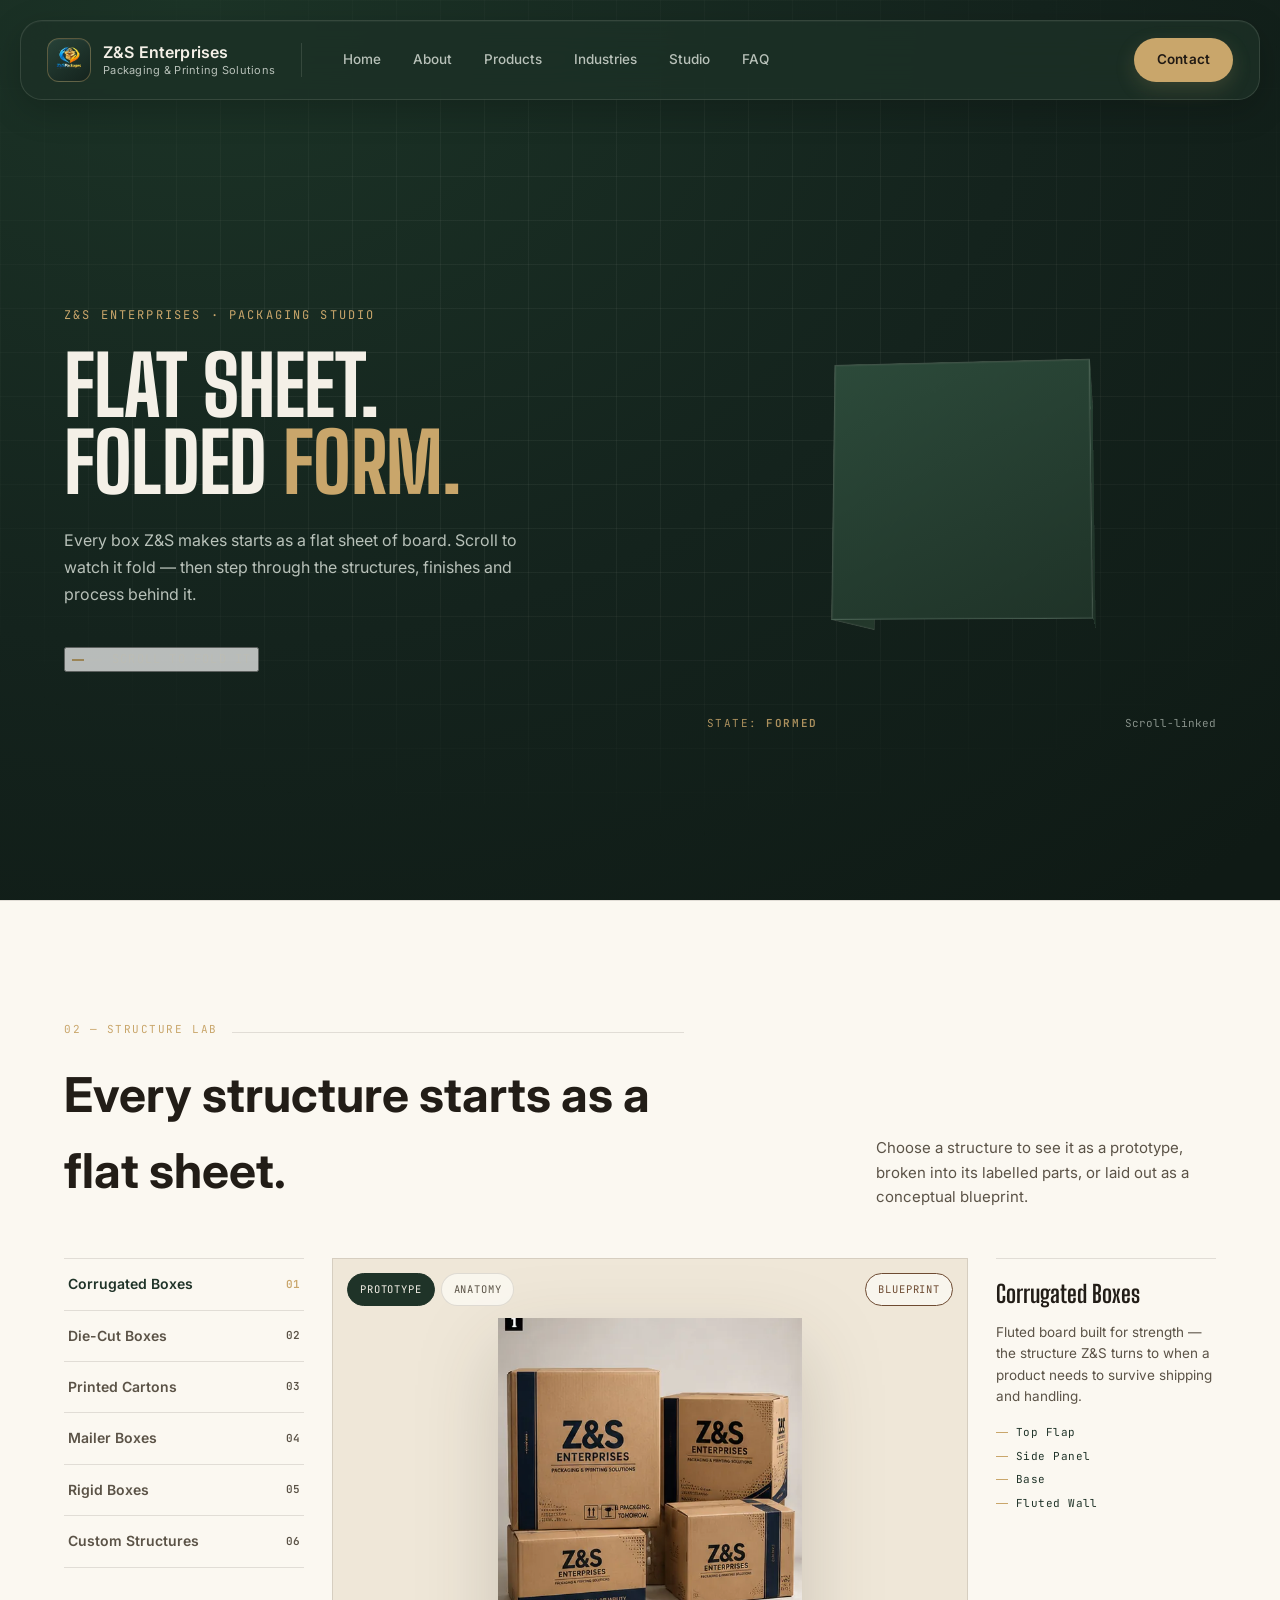
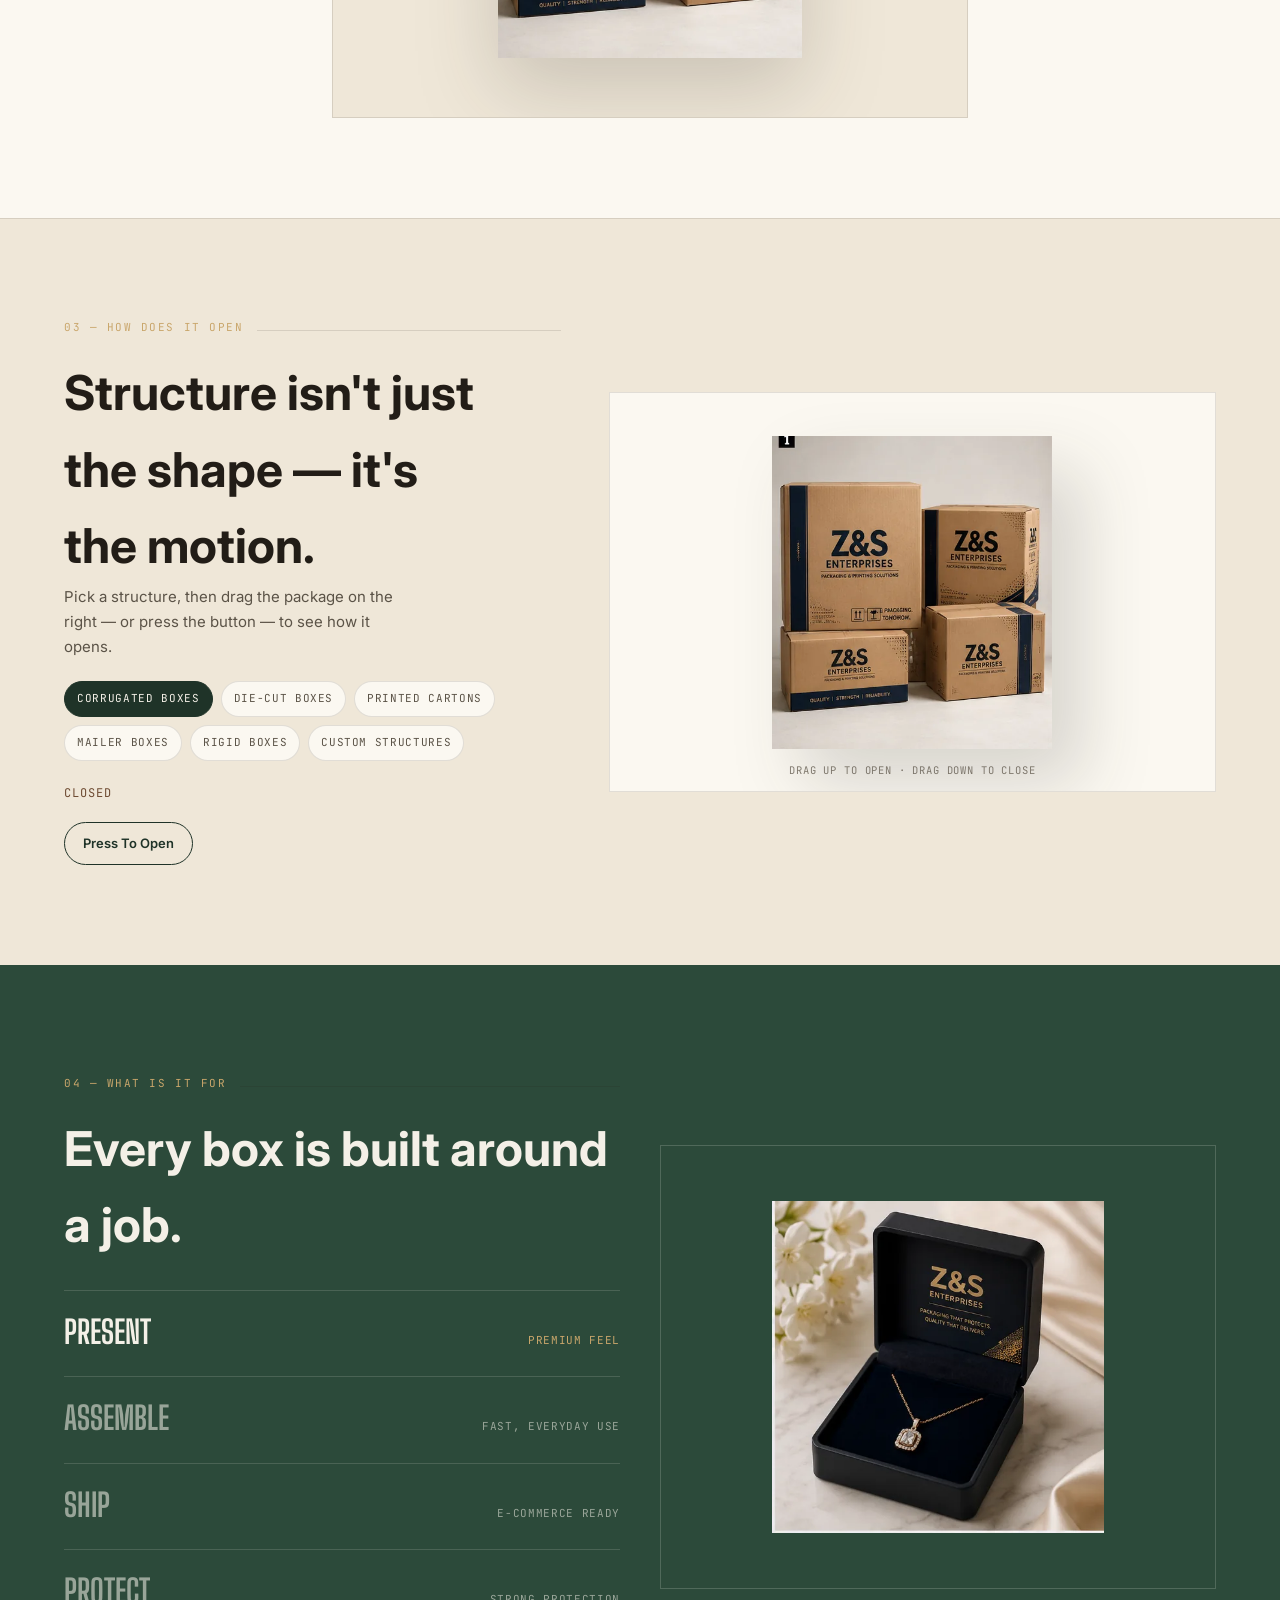
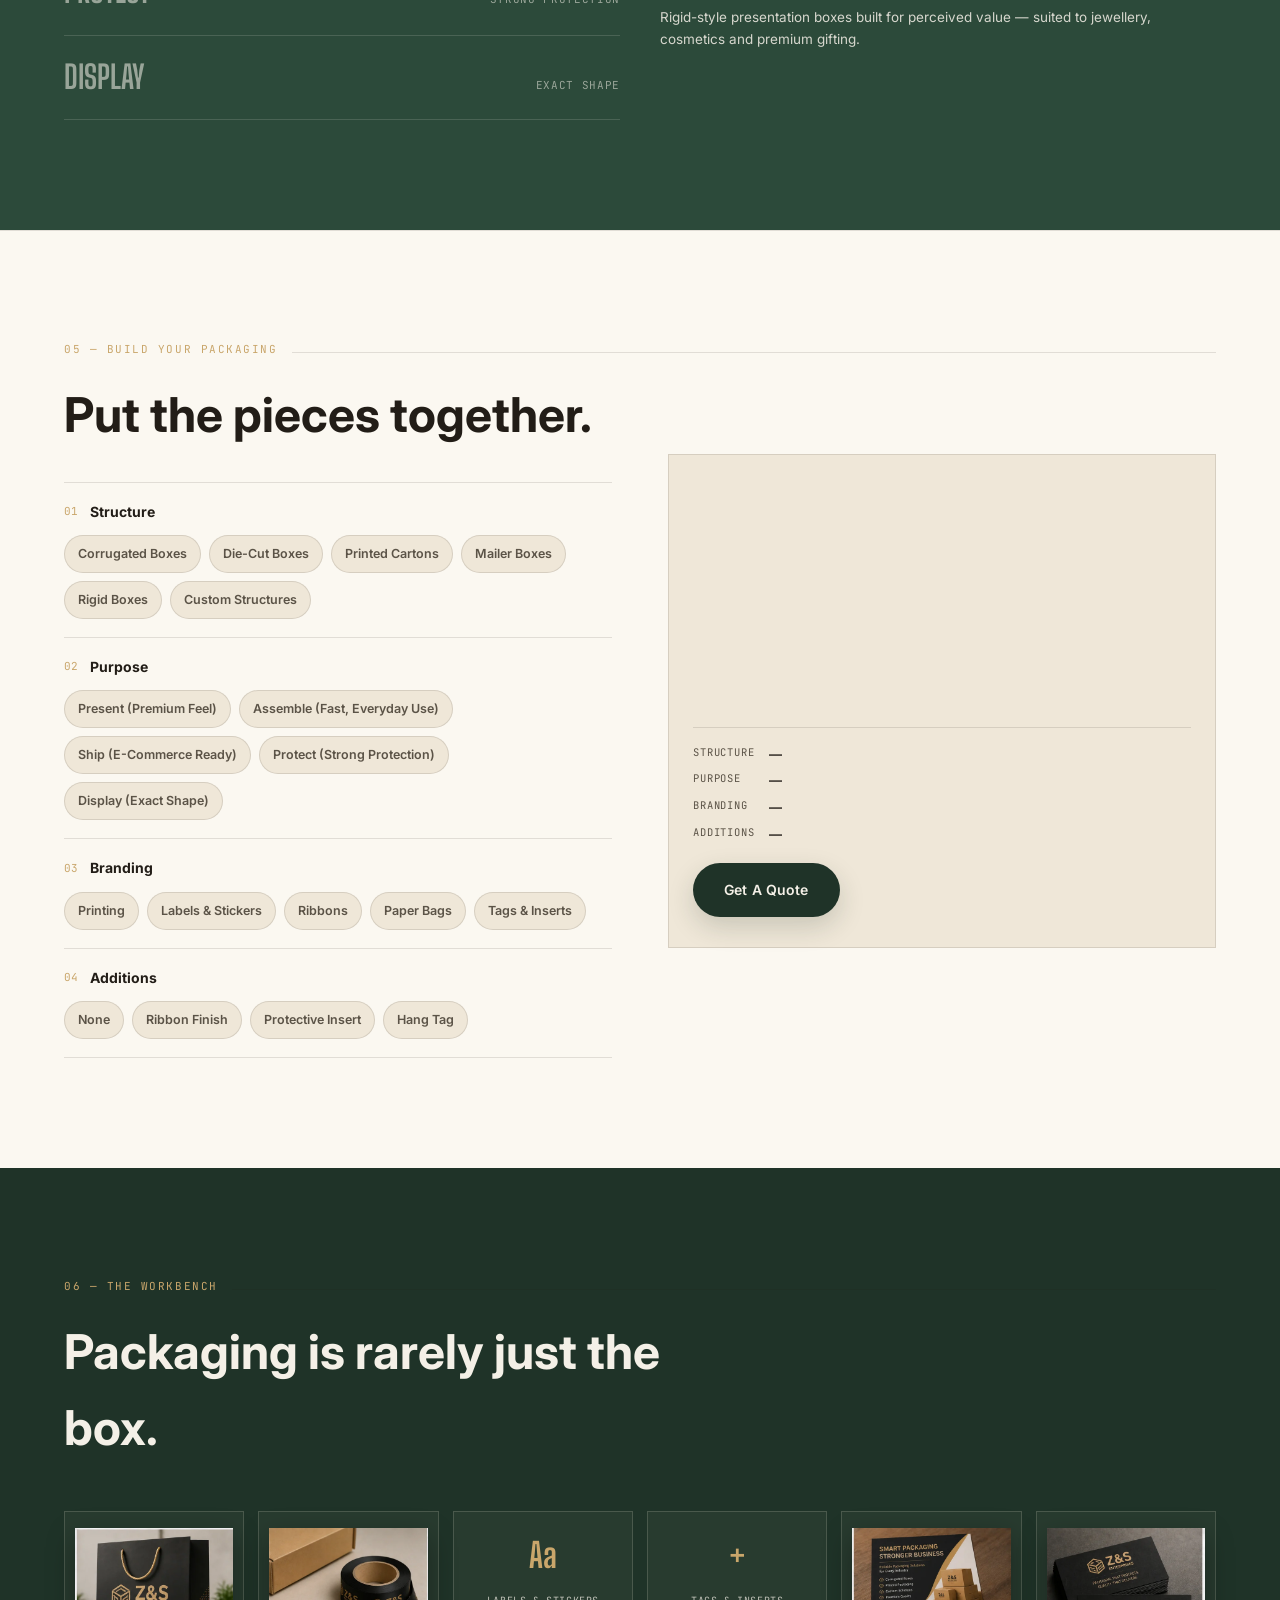
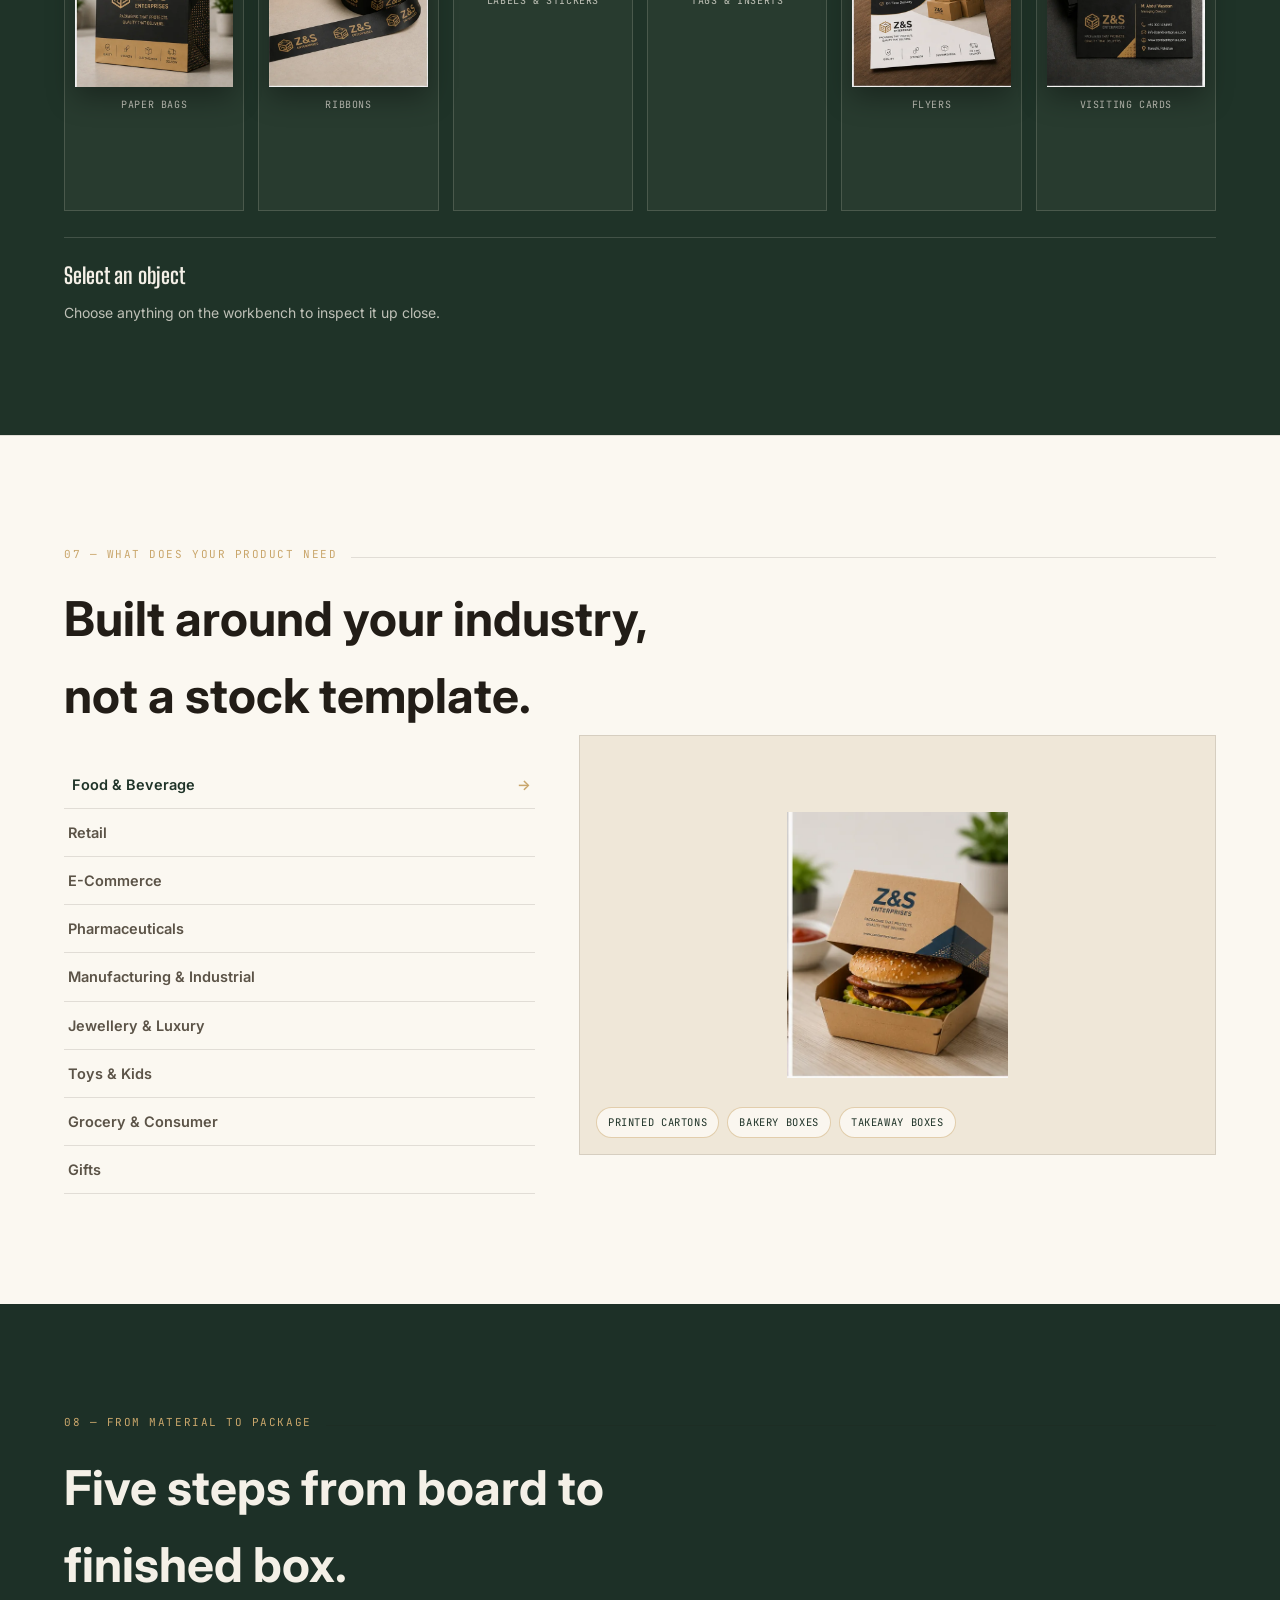
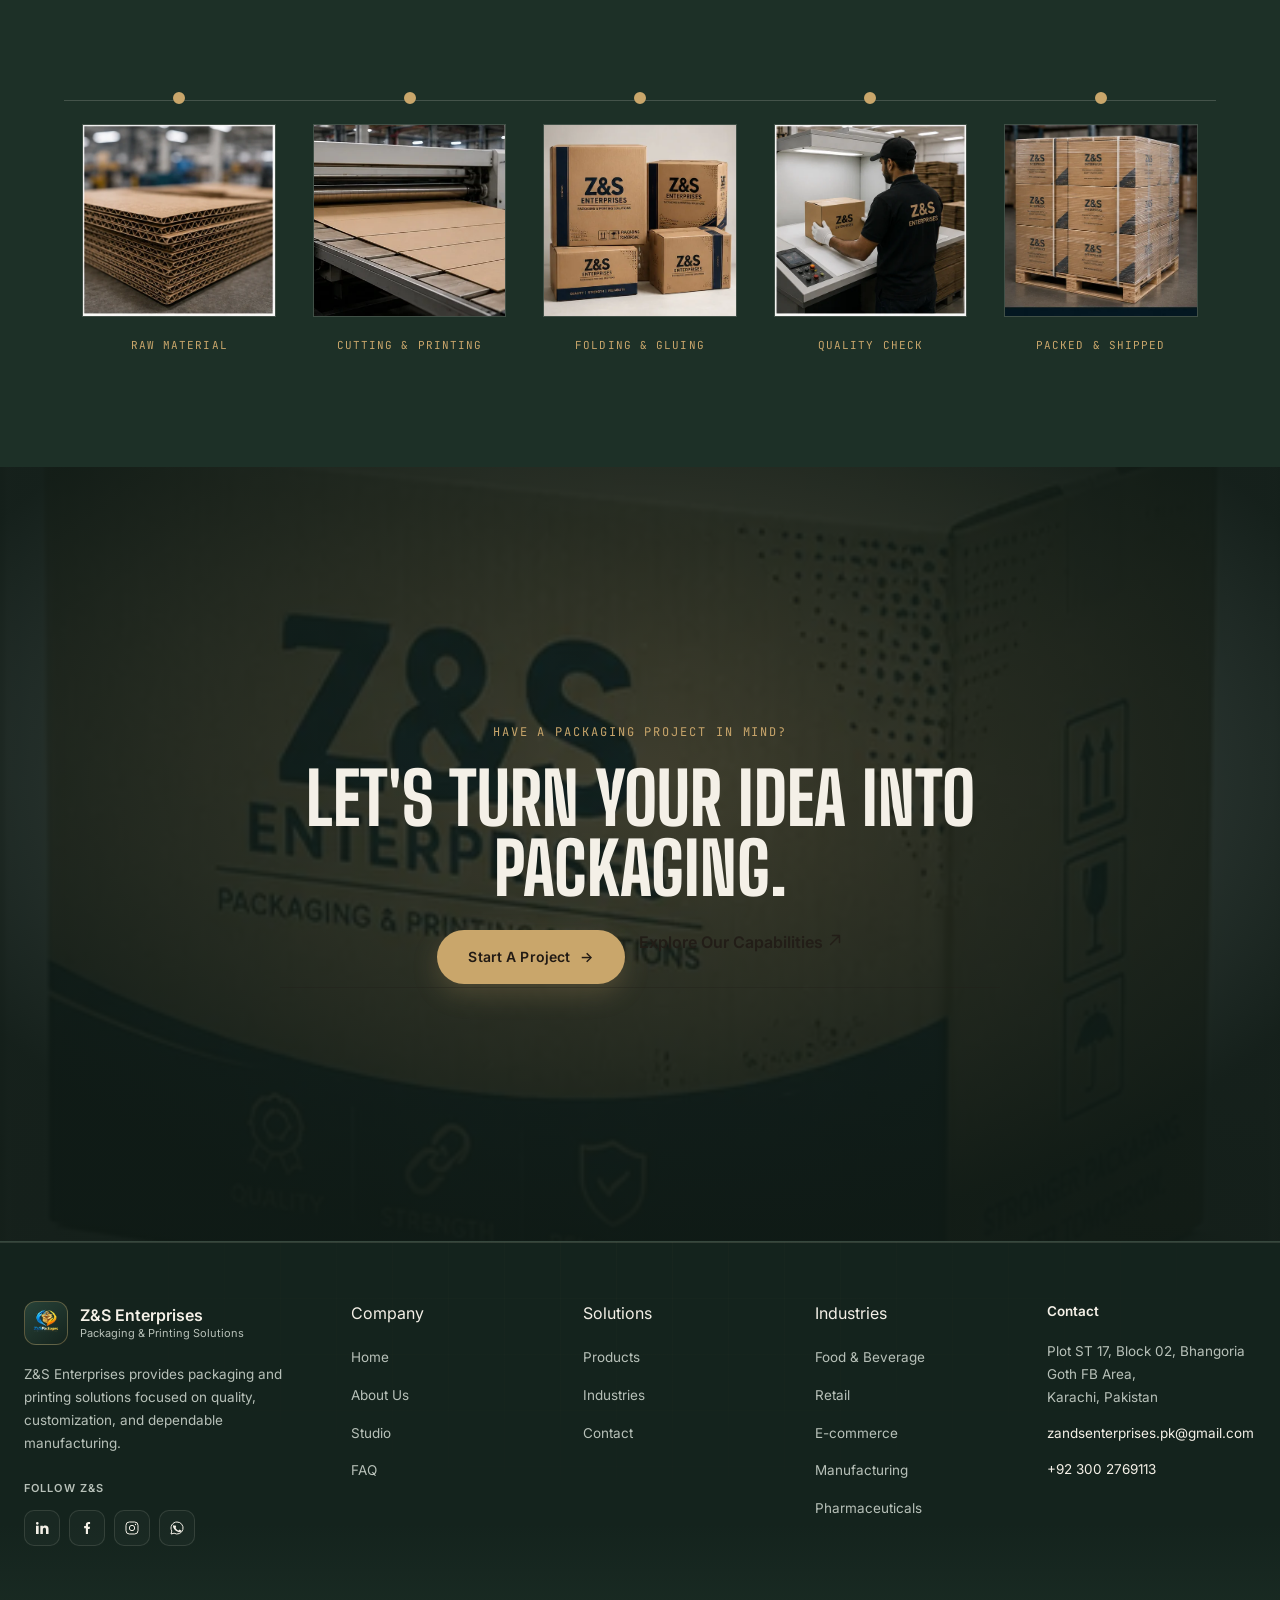
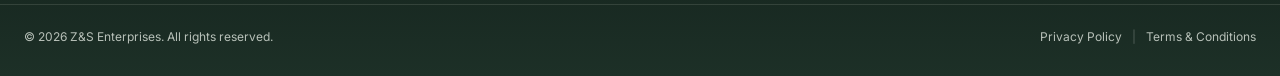
<file: gallery.html>
<!DOCTYPE html>
<html lang="en">
<head>
<meta charset="UTF-8">
<meta name="viewport" content="width=device-width, initial-scale=1.0">
<title>Packaging Studio | Z&amp;S Enterprises Karachi</title>
<meta name="description" content="Explore the Z&S Enterprises Packaging Studio — an interactive look at structures, finishes and the process behind corrugated, printed and die-cut packaging made in Karachi, Pakistan.">
<meta property="og:title" content="Packaging Studio | Z&amp;S Enterprises Karachi">
<meta property="og:description" content="Explore the Z&S Enterprises Packaging Studio — an interactive look at structures, finishes and the process behind corrugated, printed and die-cut packaging made in Karachi, Pakistan.">
<meta property="og:type" content="website">
<meta property="og:url" content="https://www.zspackages.com/gallery.html">
<meta property="og:image" content="https://www.zspackages.com/assets/img/logo.png">
<meta property="og:site_name" content="Z&amp;S Enterprises">
<meta name="twitter:card" content="summary">
<meta name="twitter:title" content="Packaging Studio | Z&amp;S Enterprises Karachi">
<meta name="twitter:description" content="Explore the Z&S Enterprises Packaging Studio — an interactive look at structures, finishes and the process behind corrugated, printed and die-cut packaging made in Karachi, Pakistan.">
<meta name="robots" content="index, follow">
<meta name="theme-color" content="#0d1120">
<link rel="canonical" href="https://www.zspackages.com/gallery.html">
<link rel="icon" href="/assets/img/favicon-64.png" type="image/png" sizes="64x64">
<link rel="preconnect" href="https://fonts.googleapis.com">
<link rel="preconnect" href="https://fonts.gstatic.com" crossorigin>
<link href="https://fonts.googleapis.com/css2?family=Big+Shoulders+Display:wght@600;700;800&family=Inter:wght@400;500;600;700&family=JetBrains+Mono:wght@400;500;600&display=swap" rel="stylesheet">
<link rel="stylesheet" href="/assets/css/navbar.css">
  <link rel="stylesheet" href="/assets/css/style.css">  <link rel="stylesheet" href="/assets/css/responsive.css">  <link rel="stylesheet" href="/assets/css/footer.css">
<link rel="stylesheet" href="/assets/css/studio.css">
<script type="application/ld+json">
{
  "@context": "https://schema.org",
  "@type": "Manufacturer",
  "name": "Z&S Enterprises",
  "url": "https://www.zspackages.com/",
  "logo": "https://www.zspackages.com/assets/img/logo.png",
  "description": "Custom corrugated, printed and die-cut packaging manufacturer serving pharmaceutical, food, cosmetics, retail and export businesses in Pakistan.",
  "address": {
    "@type": "PostalAddress",
    "streetAddress": "Plot ST 17, Block 02, Bhangoria Goth FB Area",
    "addressLocality": "Karachi",
    "addressCountry": "PK"
  },
  "telephone": "+92-300-2769113",
  "email": "zandsenterprises.pk@gmail.com",
  "sameAs": []
}
</script>
</head>
<body>

<div id="navbar-container"></div>
<main class="zs-studio">

  <!-- ============================================================
       01 — HERO — ENTER THE STUDIO (flat sheet -> folded package,
       scroll-linked via --fold custom property, driven by studio.js)
       ============================================================ -->
  <section class="zs-ps-hero" data-ps-hero>
    <div class="zs-ps-hero-grid" aria-hidden="true"></div>

    <div class="zs-studio-container zs-ps-hero-inner">
      <div class="zs-ps-hero-copy">
        <span class="zs-ps-hero-eyebrow">Z&amp;S Enterprises · Packaging Studio</span>
        <h1 class="zs-ps-hero-title">
          <span>FLAT SHEET.</span>
          <span>FOLDED <em>FORM.</em></span>
        </h1>
        <p class="zs-ps-hero-sub">Every box Z&amp;S makes starts as a flat sheet of board. Scroll to watch it fold — then step through the structures, finishes and process behind it.</p>
        <button type="button" class="zs-ps-hero-scroll">
          <span class="zs-ps-hero-scroll-track"></span>
          Scroll To Fold It
        </button>
      </div>

      <div class="zs-ps-fold-stage">
        <div class="zs-ps-fold-sheet">
          <div class="zs-ps-flap zs-ps-flap-base"></div>
          <div class="zs-ps-flap zs-ps-flap-top"></div>
          <div class="zs-ps-flap zs-ps-flap-left"></div>
          <div class="zs-ps-flap zs-ps-flap-right"></div>
        </div>
        <span class="zs-ps-fold-label">State: <span class="zs-ps-fold-state" data-ps-fold-state>Flat</span></span>
        <span class="zs-ps-hero-hint">Scroll-linked</span>
      </div>
    </div>
  </section>

  <!-- ============================================================
       02 — STRUCTURE LAB — prototype / anatomy / blueprint view
       ============================================================ -->
  <section class="zs-ps-lab" data-ps-lab>
    <div class="zs-studio-container">
      <div class="zs-ps-lab-head">
        <div>
          <div class="zs-studio-kicker">
            <span class="zs-mono-tag">02 — Structure Lab</span>
            <span class="zs-studio-kicker-line"></span>
          </div>
          <h2 class="zs-ps-lab-title" data-ps-reveal>Every structure starts as a flat sheet.</h2>
        </div>
        <p class="zs-ps-lab-desc" data-ps-reveal>Choose a structure to see it as a prototype, broken into its labelled parts, or laid out as a conceptual blueprint.</p>
      </div>

      <div class="zs-ps-lab-grid">
        <ul class="zs-ps-structs" data-ps-lab-list></ul>

        <div class="zs-ps-stage" data-ps-lab-stage data-mode="prototype">
          <div class="zs-ps-stage-modes">
            <button type="button" class="zs-ps-mode-btn is-active" data-ps-mode="prototype" aria-pressed="true">Prototype</button>
            <button type="button" class="zs-ps-mode-btn" data-ps-mode="anatomy" aria-pressed="false">Anatomy</button>
          </div>
          <button type="button" class="zs-ps-blueprint-toggle" data-ps-blueprint aria-pressed="false">Blueprint</button>

          <div class="zs-ps-stage-media" data-ps-lab-media>
            <div class="zs-ps-anatomy-layers" data-ps-lab-layers></div>
          </div>

          <div class="zs-ps-blueprint-overlay" aria-hidden="true"></div>
          <p class="zs-ps-blueprint-note" data-ps-blueprint-note></p>
        </div>

        <div class="zs-ps-struct-meta">
          <p class="zs-ps-struct-meta-name" data-ps-lab-name></p>
          <p class="zs-ps-struct-meta-desc" data-ps-lab-desc></p>
          <ul class="zs-ps-struct-meta-labels" data-ps-lab-labels></ul>
        </div>
      </div>
    </div>
  </section>

  <!-- ============================================================
       03 — HOW DOES IT OPEN — drag or press to open
       ============================================================ -->
  <section class="zs-ps-open" data-ps-open>
    <div class="zs-studio-container zs-ps-open-inner">
      <div class="zs-ps-open-copy">
        <div class="zs-studio-kicker">
          <span class="zs-mono-tag">03 — How Does It Open</span>
          <span class="zs-studio-kicker-line"></span>
        </div>
        <h2 class="zs-ps-lab-title" data-ps-reveal>Structure isn't just the shape — it's the motion.</h2>
        <p class="zs-ps-lab-desc" data-ps-reveal>Pick a structure, then drag the package on the right — or press the button — to see how it opens.</p>

        <div class="zs-ps-open-select" data-ps-open-select></div>
        <span class="zs-ps-open-status" data-ps-open-status>Closed</span>
        <br>
        <button type="button" class="zs-ps-open-btn" data-ps-open-toggle aria-pressed="false">Press To Open</button>
      </div>

      <div class="zs-ps-open-stage" data-ps-open-stage>
        <div class="zs-ps-open-media" data-ps-open-media></div>
        <div class="zs-ps-open-glow" aria-hidden="true"></div>
        <p class="zs-ps-open-instructions">Drag up to open · drag down to close</p>
      </div>
    </div>
  </section>

  <!-- ============================================================
       04 — PURPOSE / SCENE TRANSFORMATION
       ============================================================ -->
  <section class="zs-ps-purpose" data-ps-purpose>
    <div class="zs-studio-container zs-ps-purpose-inner">
      <div>
        <div class="zs-studio-kicker">
          <span class="zs-mono-tag">04 — What Is It For</span>
          <span class="zs-studio-kicker-line"></span>
        </div>
        <h2 class="zs-ps-lab-title" data-ps-reveal>Every box is built around a job.</h2>
        <ul class="zs-ps-purpose-list" data-ps-purpose-list></ul>
      </div>

      <div class="zs-ps-purpose-media">
        <div class="zs-ps-purpose-scene" data-ps-purpose-scene></div>
        <p class="zs-ps-purpose-copy" data-ps-purpose-copy></p>
      </div>
    </div>
  </section>

  <!-- ============================================================
       05 — BUILD YOUR PACKAGING — configurator
       ============================================================ -->
  <section class="zs-ps-config" data-ps-config>
    <div class="zs-studio-container">
      <div class="zs-studio-kicker">
        <span class="zs-mono-tag">05 — Build Your Packaging</span>
        <span class="zs-studio-kicker-line"></span>
      </div>
      <h2 class="zs-ps-lab-title" data-ps-reveal>Put the pieces together.</h2>

      <div class="zs-ps-config-grid">
        <div>
          <ol class="zs-ps-config-steps">
            <li class="zs-ps-config-step">
              <div class="zs-ps-config-step-head">
                <span class="zs-ps-config-step-num">01</span>
                <span class="zs-ps-config-step-name">Structure</span>
              </div>
              <div class="zs-ps-config-options" data-ps-config-group="structure"></div>
            </li>
            <li class="zs-ps-config-step">
              <div class="zs-ps-config-step-head">
                <span class="zs-ps-config-step-num">02</span>
                <span class="zs-ps-config-step-name">Purpose</span>
              </div>
              <div class="zs-ps-config-options" data-ps-config-group="purpose"></div>
            </li>
            <li class="zs-ps-config-step">
              <div class="zs-ps-config-step-head">
                <span class="zs-ps-config-step-num">03</span>
                <span class="zs-ps-config-step-name">Branding</span>
              </div>
              <div class="zs-ps-config-options" data-ps-config-group="branding"></div>
            </li>
            <li class="zs-ps-config-step">
              <div class="zs-ps-config-step-head">
                <span class="zs-ps-config-step-num">04</span>
                <span class="zs-ps-config-step-name">Additions</span>
              </div>
              <div class="zs-ps-config-options" data-ps-config-group="additions"></div>
            </li>
          </ol>
        </div>

        <div class="zs-ps-config-visual">
          <div class="zs-ps-config-stack">
            <div class="zs-ps-config-stack-layer" data-ps-layer="structure"></div>
            <div class="zs-ps-config-stack-layer" data-ps-layer="branding"></div>
            <div class="zs-ps-config-stack-layer" data-ps-layer="additions"></div>
          </div>
          <div class="zs-ps-config-summary">
            <dl>
              <dt>Structure</dt><dd data-ps-summary="structure">—</dd>
              <dt>Purpose</dt><dd data-ps-summary="purpose">—</dd>
              <dt>Branding</dt><dd data-ps-summary="branding">—</dd>
              <dt>Additions</dt><dd data-ps-summary="additions">—</dd>
            </dl>
            <span class="zs-ps-config-ready" data-ps-config-ready style="display:none;">Ready to request a quote</span>
            <a href="/contact.html#contact-form" class="zs-btn zs-btn--primary" data-ps-config-cta>Get A Quote</a>
          </div>
        </div>
      </div>
    </div>
  </section>

  <!-- ============================================================
       06 — THE PACKAGING WORKBENCH — related print & finishing objects
       ============================================================ -->
  <section class="zs-ps-bench" data-ps-bench>
    <div class="zs-studio-container">
      <div class="zs-studio-kicker">
        <span class="zs-mono-tag">06 — The Workbench</span>
        <span class="zs-studio-kicker-line"></span>
      </div>
      <h2 class="zs-ps-lab-title" data-ps-reveal>Packaging is rarely just the box.</h2>

      <div class="zs-ps-bench-desk" data-ps-bench-desk></div>

      <div class="zs-ps-bench-info">
        <h3 class="zs-ps-bench-info-name" data-ps-bench-name>Select an object</h3>
        <p class="zs-ps-bench-info-desc" data-ps-bench-desc>Choose anything on the workbench to inspect it up close.</p>
        <span class="zs-ps-bench-info-hint" data-ps-bench-hint></span>
      </div>
    </div>
  </section>

  <!-- ============================================================
       07 — WHAT DOES YOUR PRODUCT NEED — industry scenes
       ============================================================ -->
  <section class="zs-ps-industry" data-ps-industry>
    <div class="zs-studio-container">
      <div class="zs-studio-kicker">
        <span class="zs-mono-tag">07 — What Does Your Product Need</span>
        <span class="zs-studio-kicker-line"></span>
      </div>
      <h2 class="zs-ps-lab-title" data-ps-reveal>Built around your industry, not a stock template.</h2>

      <div class="zs-ps-industry-inner">
        <ul class="zs-ps-industry-rail" data-ps-industry-rail></ul>

        <div class="zs-ps-industry-scene" data-ps-industry-scene>
          <div class="zs-ps-industry-chips" data-ps-industry-chips></div>
        </div>
      </div>
    </div>
  </section>

  <!-- ============================================================
       08 — FROM MATERIAL TO PACKAGE — process timeline
       ============================================================ -->
  <section class="zs-ps-process" data-ps-process>
    <div class="zs-studio-container">
      <div class="zs-studio-kicker">
        <span class="zs-mono-tag">08 — From Material To Package</span>
        <span class="zs-studio-kicker-line"></span>
      </div>
      <h2 class="zs-ps-lab-title" data-ps-reveal>Five steps from board to finished box.</h2>

      <div class="zs-ps-process-track">
        <div class="zs-ps-process-step">
          <div class="zs-ps-process-dot"></div>
          <div class="zs-ps-process-media">
            <img src="/assets/img/06-zs-corrugated-cardboard-material.webp" alt="Raw corrugated board material" loading="lazy">
          </div>
          <span class="zs-ps-process-name">Raw Material</span>
        </div>
        <div class="zs-ps-process-step">
          <div class="zs-ps-process-dot"></div>
          <div class="zs-ps-process-media">
            <img src="/assets/img/05-zs-cardboard-sheet-processing.webp" alt="Cardboard sheet being processed" loading="lazy">
          </div>
          <span class="zs-ps-process-name">Cutting &amp; Printing</span>
        </div>
        <div class="zs-ps-process-step">
          <div class="zs-ps-process-dot"></div>
          <div class="zs-ps-process-media">
            <img src="/assets/img/01-zs-corrugated-box-set.webp" alt="Folded and glued corrugated boxes" loading="lazy">
          </div>
          <span class="zs-ps-process-name">Folding &amp; Gluing</span>
        </div>
        <div class="zs-ps-process-step">
          <div class="zs-ps-process-dot"></div>
          <div class="zs-ps-process-media">
            <img src="/assets/img/05-zs-packaging-quality-inspection.webp" alt="Quality inspection of finished packaging" loading="lazy">
          </div>
          <span class="zs-ps-process-name">Quality Check</span>
        </div>
        <div class="zs-ps-process-step">
          <div class="zs-ps-process-dot"></div>
          <div class="zs-ps-process-media">
            <img src="/assets/img/05-zs-palletized-cartons.webp" alt="Palletized finished cartons ready for delivery" loading="lazy">
          </div>
          <span class="zs-ps-process-name">Packed &amp; Shipped</span>
        </div>
      </div>
    </div>
  </section>

  <!-- ============================================================
       09 — FINAL CTA
       ============================================================ -->
  <section class="zs-ps-cta" data-ps-cta>
    <div class="zs-ps-cta-media" aria-hidden="true"></div>
    <div class="zs-ps-cta-scrim" aria-hidden="true"></div>
    <div class="zs-ps-cta-inner">
      <span class="zs-ps-cta-eyebrow">Have A Packaging Project In Mind?</span>
      <h2 class="zs-ps-cta-title">Let's turn your idea into packaging.</h2>
      <div class="zs-ps-cta-actions">
        <a href="/contact.html" class="zs-btn zs-btn--on-dark">Start A Project <span aria-hidden="true">→</span></a>
        <a href="/product.html" class="zs-btn--text">
          Explore Our Capabilities
          <svg class="zs-arrow" width="16" height="16" viewBox="0 0 16 16" fill="none" aria-hidden="true">
            <path d="M3.5 12.5L12.5 3.5M12.5 3.5H5.5M12.5 3.5V10.5" stroke="currentColor" stroke-width="1.4"
              stroke-linecap="round" stroke-linejoin="round" />
          </svg>
        </a>
      </div>
    </div>
  </section>

</main>



<div id="footer-container"></div>

<script src="/assets/js/navbar.js"></script>  <script src="/assets/js/animation.js"></script><script src="/assets/js/main.js"></script>
<script src="/assets/js/studio.js"></script>
<script src="/assets/js/footer.js"></script>
</body>
</html>
</file>
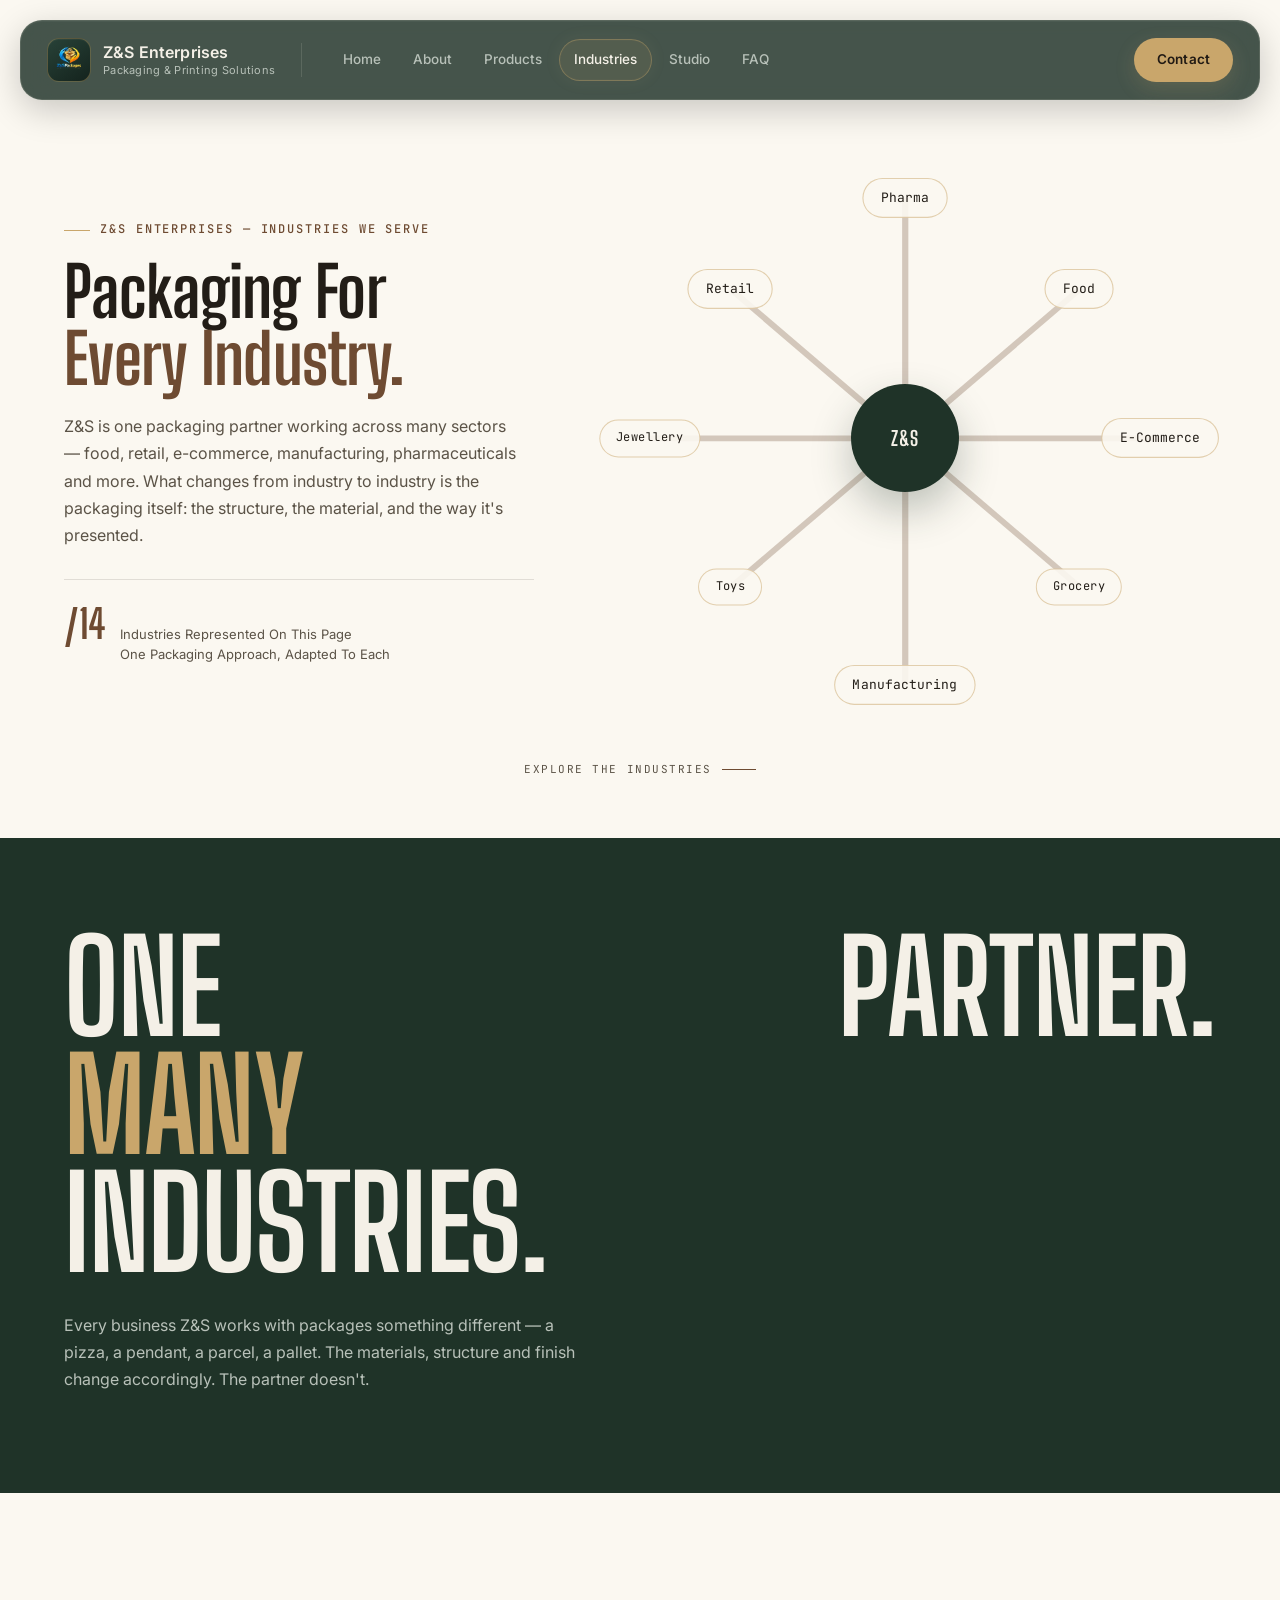
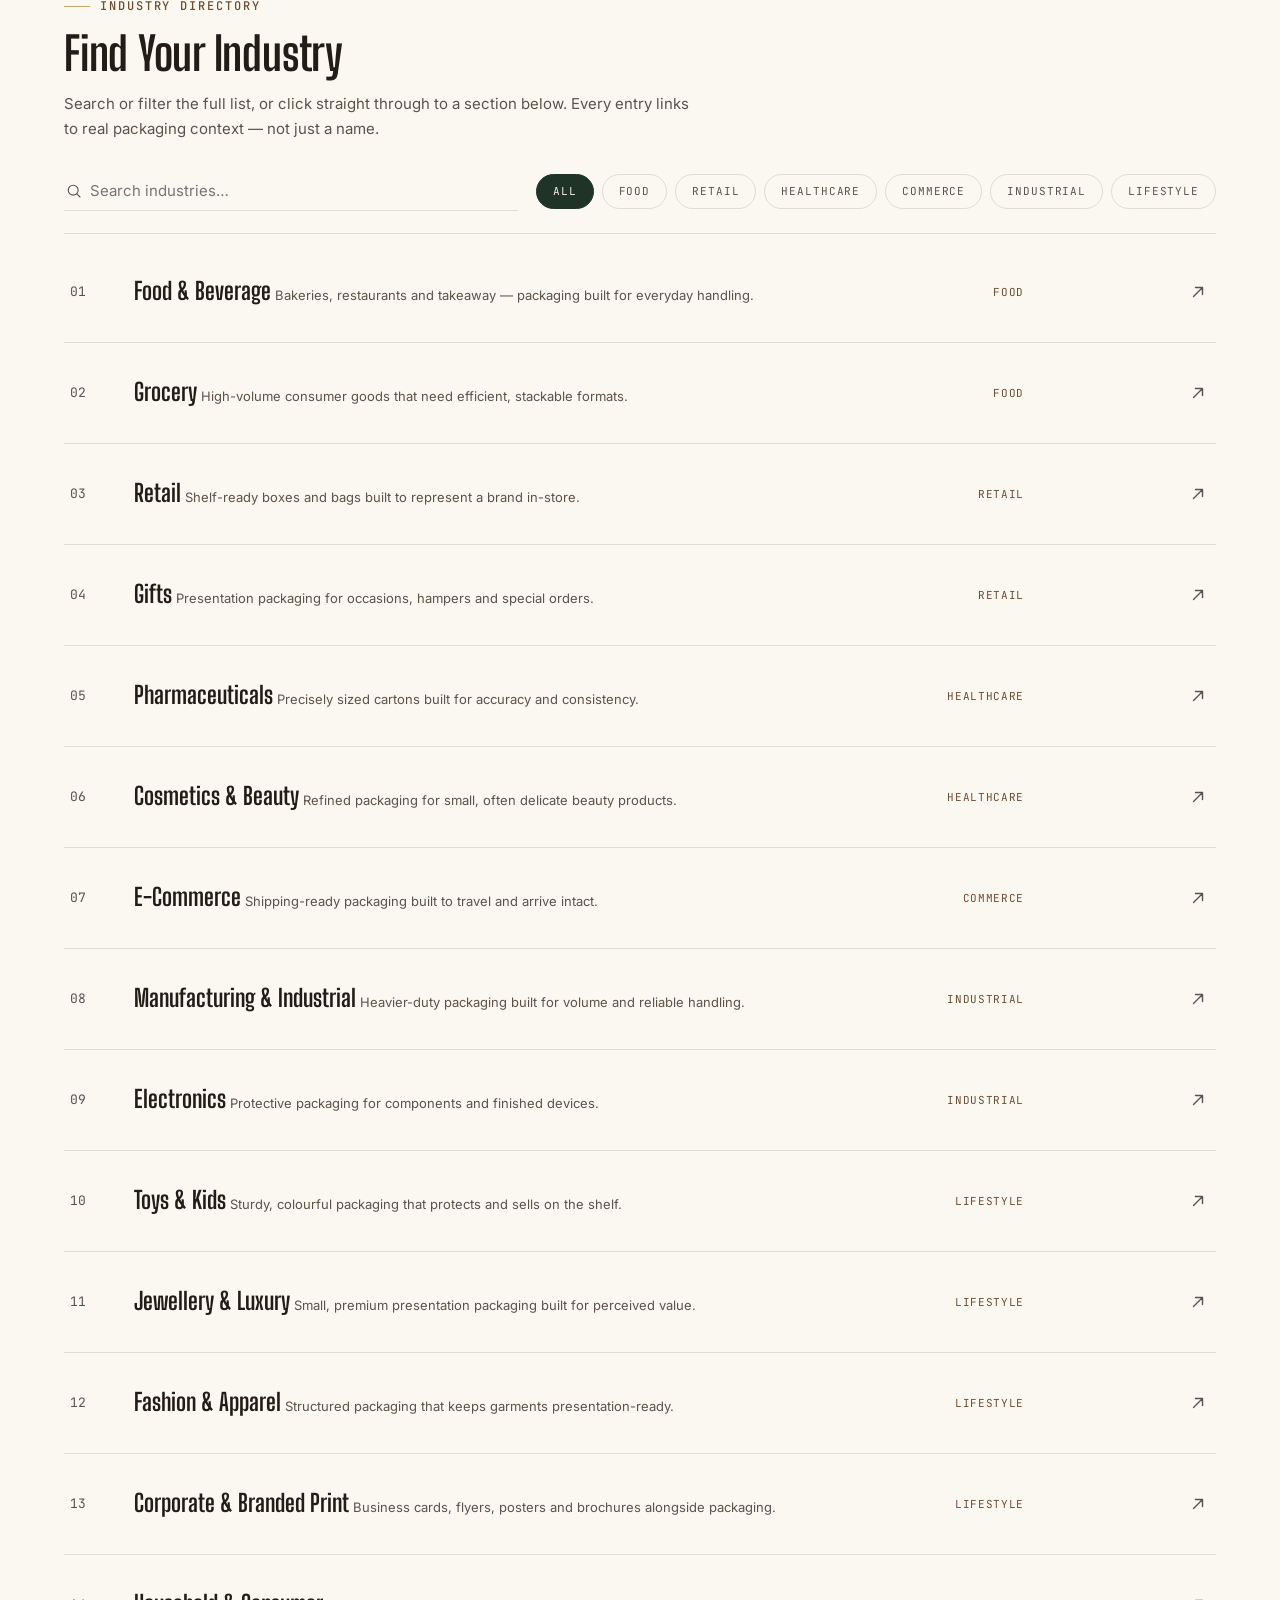
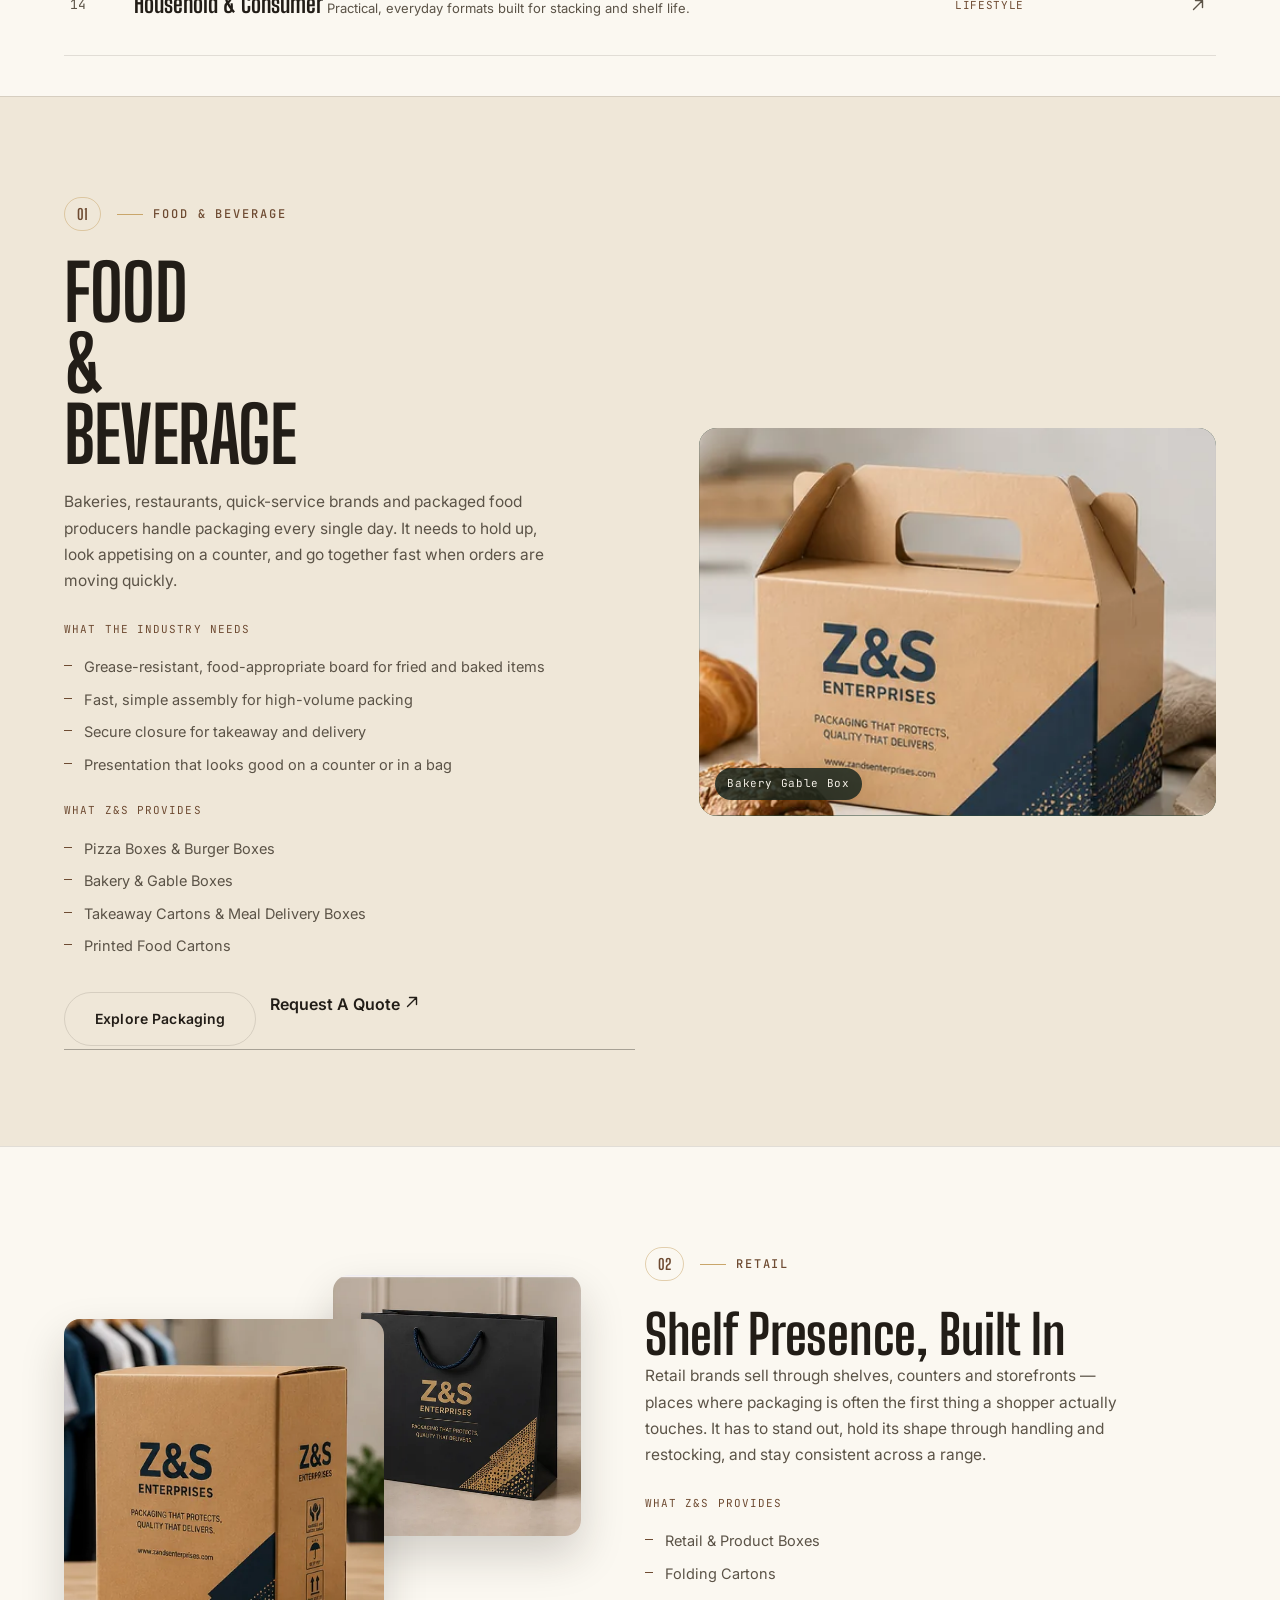
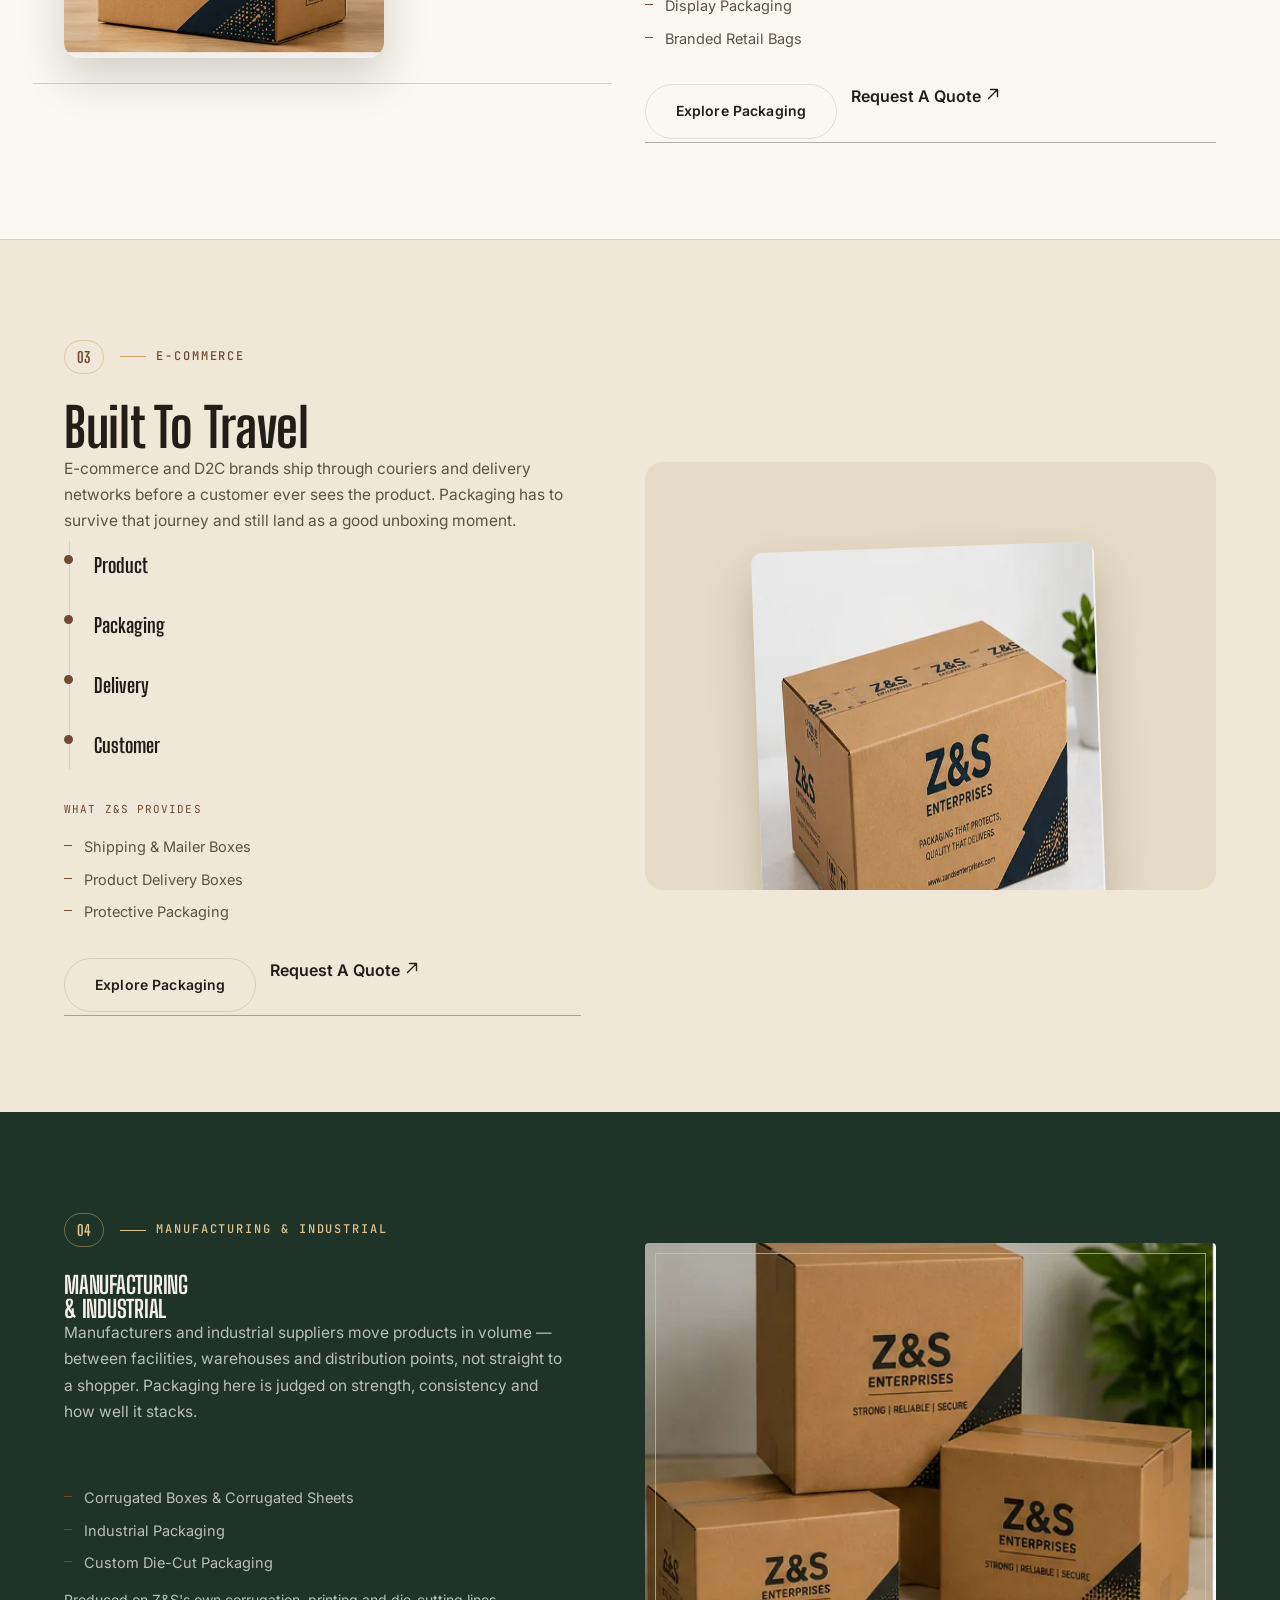
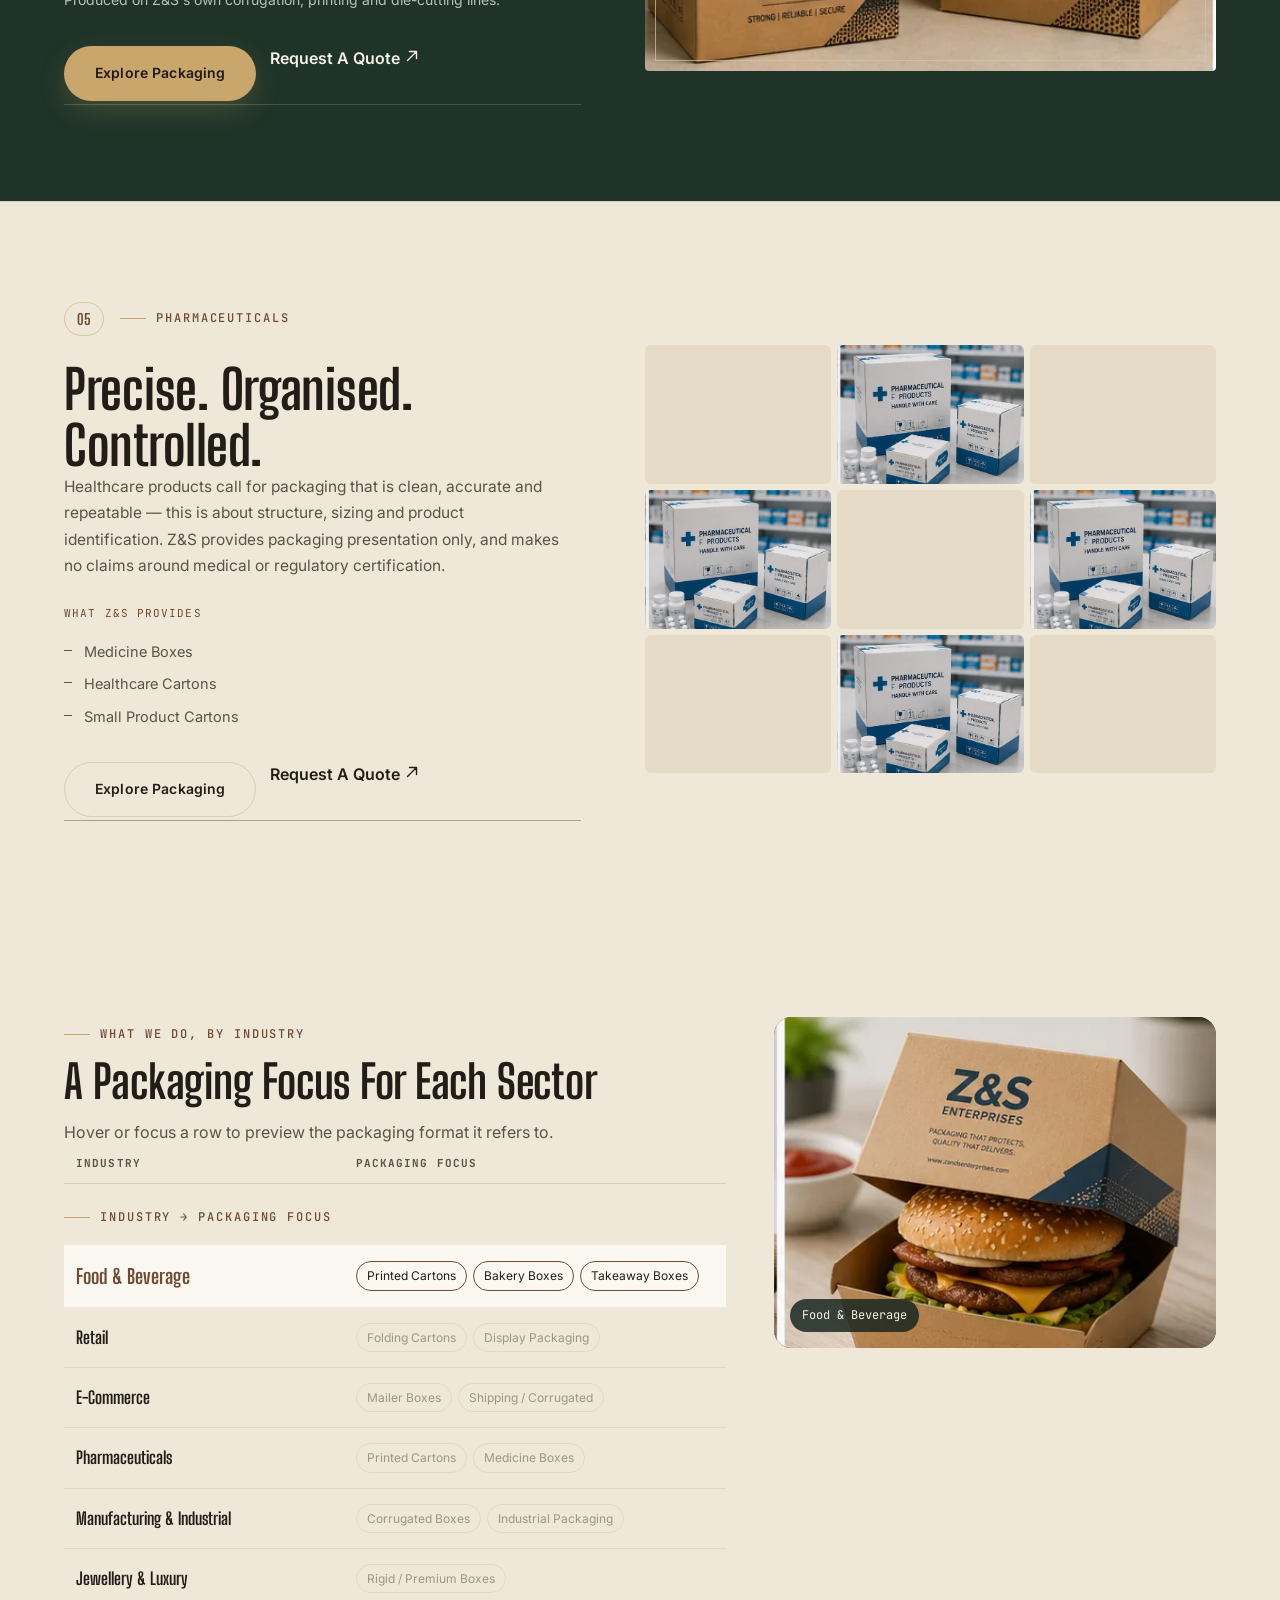
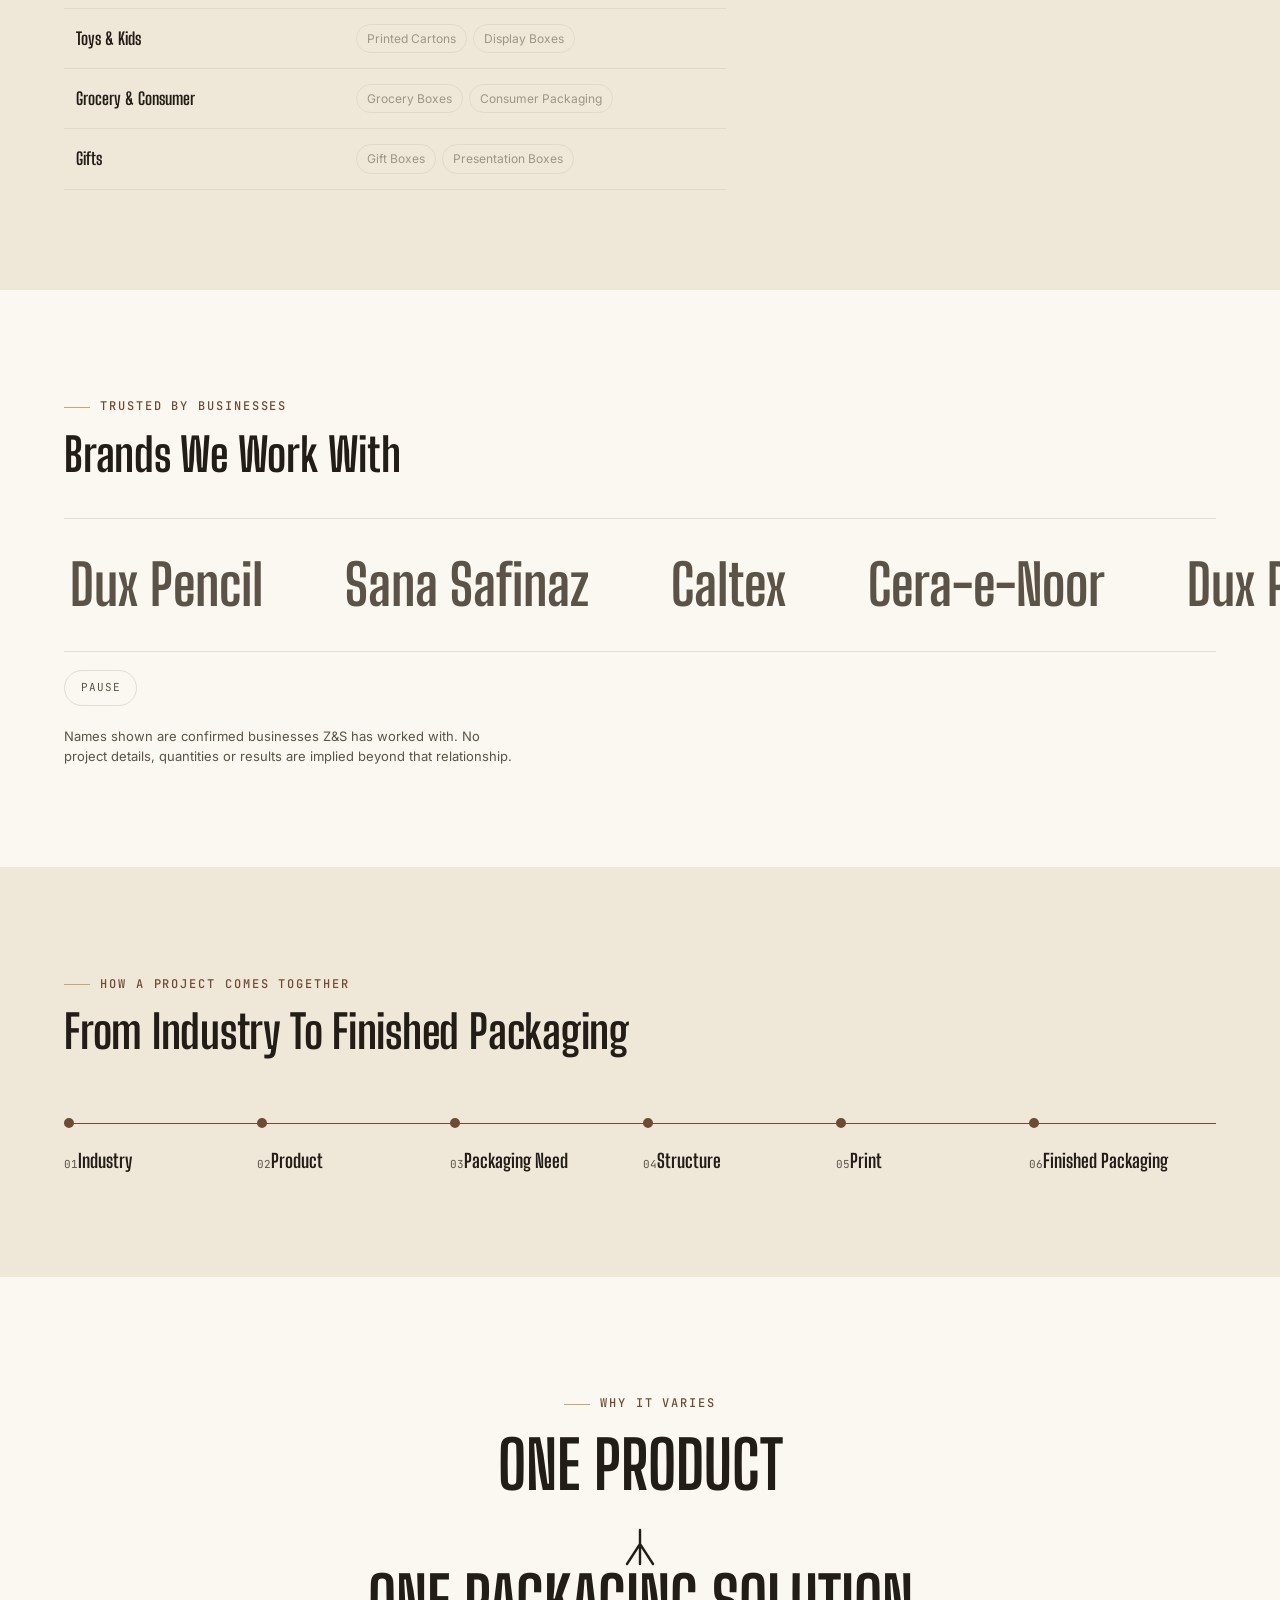
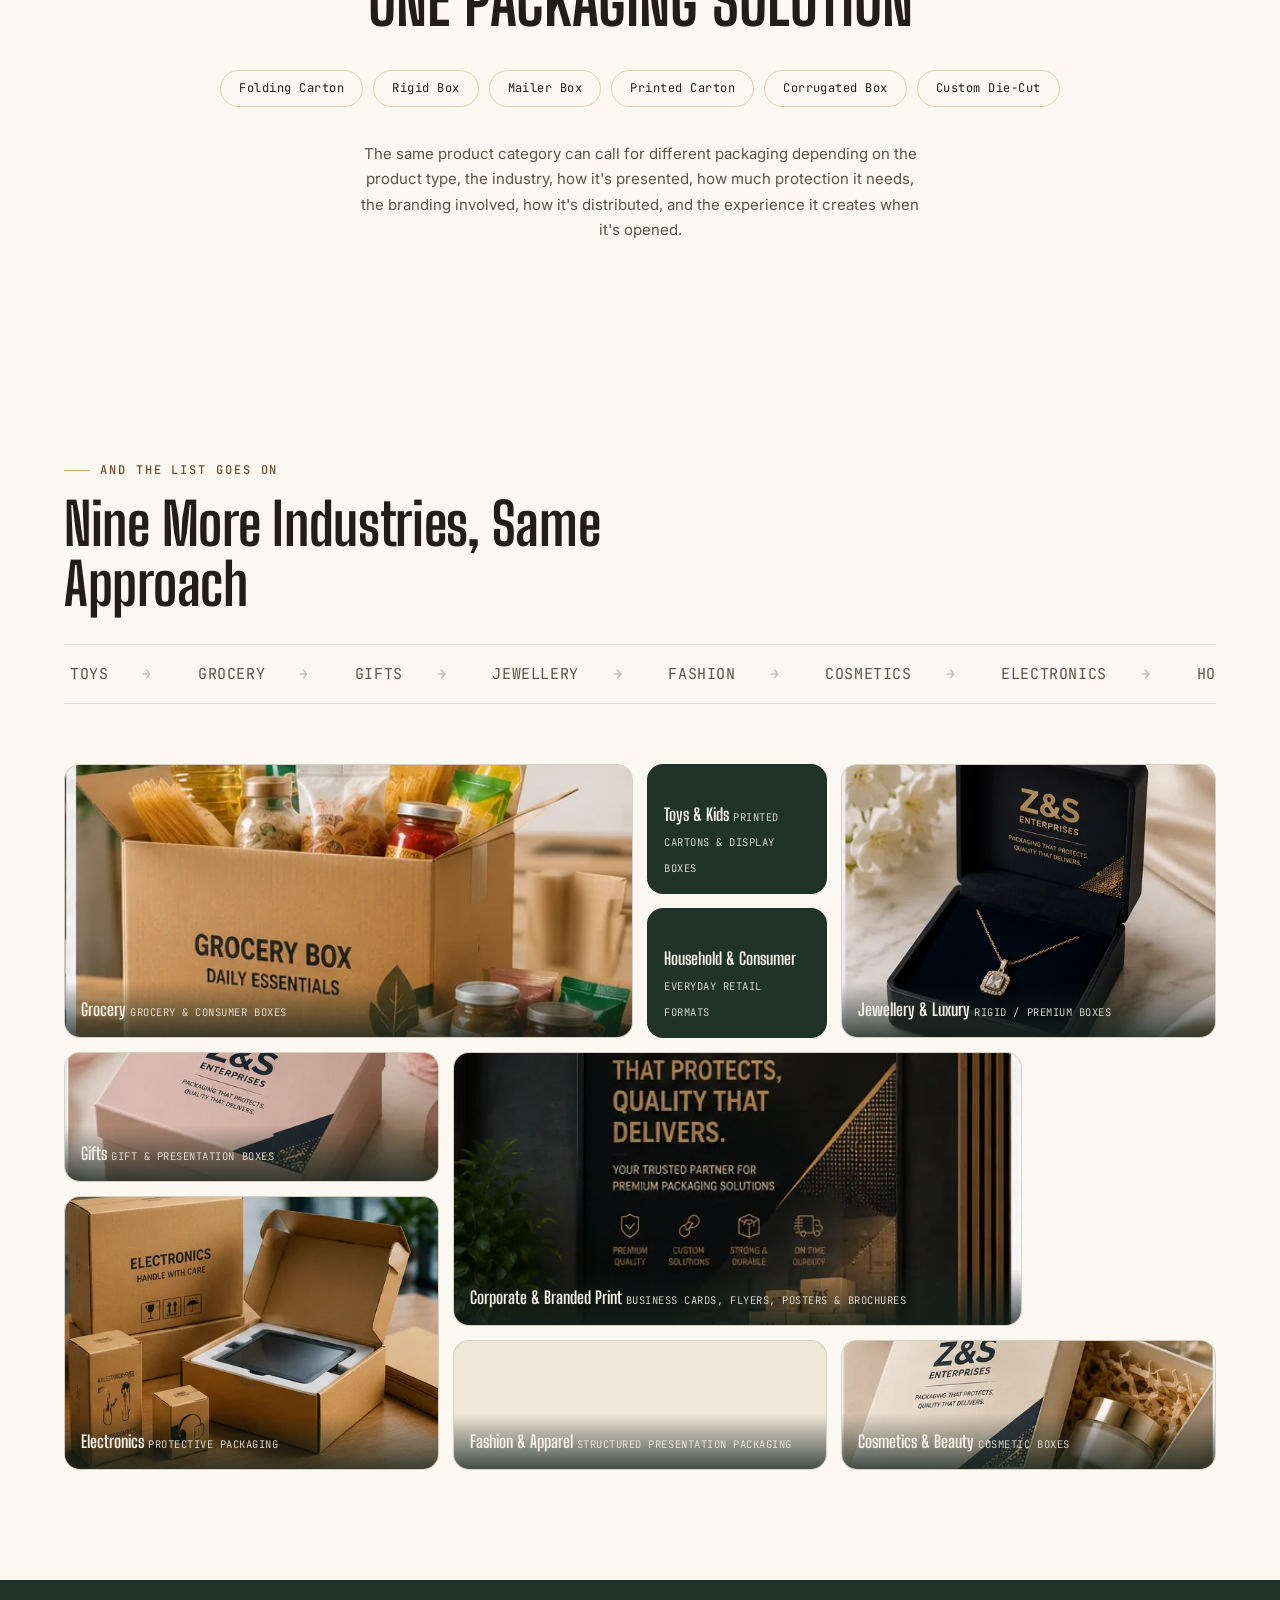
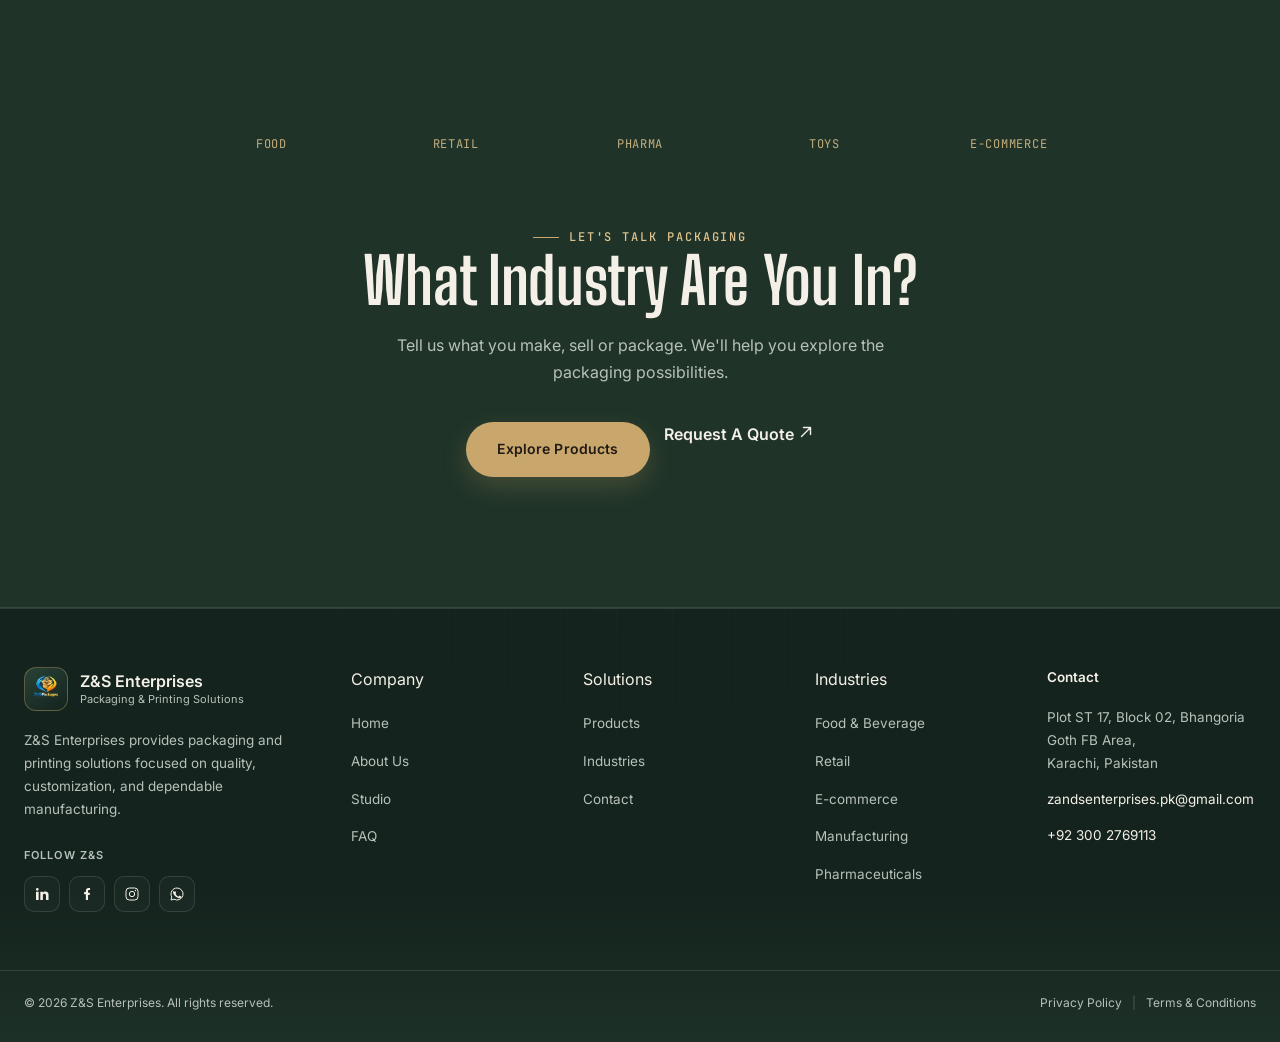
<file: industries.html>
<!DOCTYPE html>
<html lang="en">
<head>
<meta charset="UTF-8">
<meta name="viewport" content="width=device-width, initial-scale=1.0">
<title>Industries We Serve | Packaging Across Every Sector | Z&amp;S Enterprises</title>
<meta name="description" content="Z&S Enterprises supplies corrugated, printed and die-cut packaging for food &amp; beverage, retail, e-commerce, manufacturing, pharmaceutical, toy, grocery, gift and jewellery businesses in Karachi, Pakistan.">
<meta property="og:title" content="Industries We Serve | Packaging Across Every Sector | Z&amp;S Enterprises">
<meta property="og:description" content="One packaging partner, many industries — see how Z&S adapts structure, print and presentation to what food, retail, e-commerce, manufacturing, pharma and other businesses actually need.">
<meta property="og:type" content="website">
<meta property="og:url" content="https://www.zspackages.com/industries.html">
<meta property="og:image" content="https://www.zspackages.com/assets/img/logo.png">
<meta property="og:site_name" content="Z&amp;S Enterprises">
<meta name="twitter:card" content="summary">
<meta name="twitter:title" content="Industries We Serve | Packaging Across Every Sector | Z&amp;S Enterprises">
<meta name="twitter:description" content="One packaging partner, many industries — see how Z&S adapts structure, print and presentation to what food, retail, e-commerce, manufacturing, pharma and other businesses actually need.">
<meta name="robots" content="index, follow">
<meta name="theme-color" content="#0d1120">
<link rel="canonical" href="https://www.zspackages.com/industries.html">
<link rel="icon" href="/assets/img/favicon-64.png" type="image/png" sizes="64x64">
<link rel="preconnect" href="https://fonts.googleapis.com">
<link rel="preconnect" href="https://fonts.gstatic.com" crossorigin>
<link href="https://fonts.googleapis.com/css2?family=Big+Shoulders+Display:wght@600;700;800&family=Inter:wght@400;500;600;700&family=JetBrains+Mono:wght@400;500;600&display=swap" rel="stylesheet">
<script>(function(){try{if(sessionStorage.getItem("zsPageTransitionIncoming")==="1"){document.documentElement.classList.add("zs-pt-incoming");}}catch(e){}})();</script>
<link rel="stylesheet" href="/assets/css/page-transition.css">
<link rel="stylesheet" href="/assets/css/navbar.css">
<link rel="stylesheet" href="/assets/css/style.css">
<link rel="stylesheet" href="/assets/css/responsive.css">
<link rel="stylesheet" href="/assets/css/footer.css">
<link rel="stylesheet" href="/assets/css/industries.css">
<script type="application/ld+json">
{
  "@context": "https://schema.org",
  "@type": "Manufacturer",
  "name": "Z&S Enterprises",
  "url": "https://www.zspackages.com/",
  "logo": "https://www.zspackages.com/assets/img/logo.png",
  "description": "Custom corrugated, printed and die-cut packaging manufacturer serving food, retail, e-commerce, manufacturing, pharmaceutical, toy, grocery, gift and jewellery businesses in Pakistan.",
  "address": {
    "@type": "PostalAddress",
    "streetAddress": "Plot ST 17, Block 02, Bhangoria Goth FB Area",
    "addressLocality": "Karachi",
    "addressCountry": "PK"
  },
  "telephone": "+92-300-2769113",
  "email": "zandsenterprises.pk@gmail.com",
  "sameAs": []
}
</script>
<!-- Meta Pixel Code -->
<script>
!function(f,b,e,v,n,t,s)
{if(f.fbq)return;n=f.fbq=function(){n.callMethod?
n.callMethod.apply(n,arguments):n.queue.push(arguments)};
if(!f._fbq)f._fbq=n;n.push=n;n.loaded=!0;n.version='2.0';
n.queue=[];t=b.createElement(e);t.async=!0;
t.src=v;s=b.getElementsByTagName(e)[0];
s.parentNode.insertBefore(t,s)}(window, document,'script',
'https://connect.facebook.net/en_US/fbevents.js');
fbq('init', '1441066424799809');
fbq('track', 'PageView');
</script>
<noscript><img height="1" width="1" style="display:none"
src="https://www.facebook.com/tr?id=1441066424799809&ev=PageView&noscript=1"
/></noscript>
<!-- End Meta Pixel Code -->
</head>
<body>
  <div id="zsPageTransition" class="zs-pt" role="presentation" aria-hidden="true">
    <div class="zs-pt-panel zs-pt-panel--a" aria-hidden="true"></div>
    <div class="zs-pt-panel zs-pt-panel--b" aria-hidden="true"></div>
  </div>
  <script src="/assets/js/page-transition.js"></script>

<div id="navbar-container"></div>

<main class="zs-ind-page">

  <!-- ==================================================================
       01 — HERO — INDUSTRY CONSTELLATION
       ================================================================== -->
  <section class="zs-ind-hero" id="industries-top">
    <div class="zs-container zs-ind-hero-inner">

      <div class="zs-ind-hero-copy">
        <div data-reveal>
          <span class="zs-eyebrow">Z&amp;S Enterprises — Industries We Serve</span>
        </div>

        <h1 class="zs-ind-hero-title zs-heading-xl" data-reveal>
          Packaging For<br>
          <em>Every Industry.</em>
        </h1>

        <p class="zs-ind-hero-desc" data-reveal>
          Z&amp;S is one packaging partner working across many sectors —
          food, retail, e-commerce, manufacturing, pharmaceuticals and more.
          What changes from industry to industry is the packaging itself:
          the structure, the material, and the way it's presented.
        </p>

        <div class="zs-ind-hero-meta" data-reveal>
          <span class="zs-ind-hero-meta-index">/14</span>
          <span class="zs-ind-hero-meta-text">
            Industries Represented On This Page<br>
            One Packaging Approach, Adapted To Each
          </span>
        </div>
      </div>

      <div class="zs-ind-hero-network" aria-label="Z&amp;S at the centre of the industries it packages for">
        <svg class="zs-ind-hero-lines" viewBox="0 0 100 100" preserveAspectRatio="none" aria-hidden="true">
          <line x1="50" y1="50" x2="50" y2="8"></line>
          <line x1="50" y1="50" x2="22" y2="24"></line>
          <line x1="50" y1="50" x2="78" y2="24"></line>
          <line x1="50" y1="50" x2="9" y2="50"></line>
          <line x1="50" y1="50" x2="91" y2="50"></line>
          <line x1="50" y1="50" x2="22" y2="76"></line>
          <line x1="50" y1="50" x2="78" y2="76"></line>
          <line x1="50" y1="50" x2="50" y2="93"></line>
        </svg>

        <div class="zs-ind-hero-core">Z&amp;S</div>

        <ul class="zs-ind-hero-nodes" aria-label="Industries — select one to jump to its section">
          <li class="zs-ind-hero-node" style="--x:50%; --y:8%; --fy:-34px; --nd:60ms; --ns:1.08">
            <button type="button" class="zs-ind-hero-node-btn" data-target="#pharma">Pharma</button>
          </li>
          <li class="zs-ind-hero-node" style="--x:22%; --y:24%; --fx:-34px; --nd:120ms; --ns:1.08">
            <button type="button" class="zs-ind-hero-node-btn" data-target="#retail">Retail</button>
          </li>
          <li class="zs-ind-hero-node" style="--x:78%; --y:24%; --fx:34px; --nd:180ms; --ns:1.08">
            <button type="button" class="zs-ind-hero-node-btn" data-target="#food">Food</button>
          </li>
          <li class="zs-ind-hero-node" style="--x:9%; --y:50%; --fx:-34px; --nd:240ms">
            <button type="button" class="zs-ind-hero-node-btn" data-target="#arc-jewellery">Jewellery</button>
          </li>
          <li class="zs-ind-hero-node" style="--x:91%; --y:50%; --fx:34px; --nd:300ms; --ns:1.08">
            <button type="button" class="zs-ind-hero-node-btn" data-target="#ecommerce">E-Commerce</button>
          </li>
          <li class="zs-ind-hero-node" style="--x:22%; --y:76%; --fy:34px; --nd:360ms">
            <button type="button" class="zs-ind-hero-node-btn" data-target="#arc-toys">Toys</button>
          </li>
          <li class="zs-ind-hero-node" style="--x:78%; --y:76%; --fy:34px; --nd:420ms">
            <button type="button" class="zs-ind-hero-node-btn" data-target="#arc-grocery">Grocery</button>
          </li>
          <li class="zs-ind-hero-node" style="--x:50%; --y:93%; --fy:34px; --nd:480ms; --ns:1.08">
            <button type="button" class="zs-ind-hero-node-btn" data-target="#manufacturing">Manufacturing</button>
          </li>
        </ul>
      </div>

    </div>

    <a href="#ind-navigator" class="zs-ind-hero-scroll">
      <span>Explore the industries</span>
      <span class="zs-ind-hero-scroll-line" aria-hidden="true"></span>
    </a>
  </section>

  <!-- ==================================================================
       02 — KINETIC STATEMENT
       ================================================================== -->
  <section class="zs-ind-statement" data-observe-section>
    <div class="zs-container">
      <div class="zs-ind-statement-grid">
        <span class="zs-ind-word zs-ind-word--one">ONE</span>
        <span class="zs-ind-word zs-ind-word--partner">PARTNER.</span>
        <span class="zs-ind-word zs-ind-word--many">MANY</span>
        <span class="zs-ind-word zs-ind-word--industries">INDUSTRIES.</span>
      </div>
      <p class="zs-ind-statement-sub">
        Every business Z&amp;S works with packages something different —
        a pizza, a pendant, a parcel, a pallet. The materials, structure
        and finish change accordingly. The partner doesn't.
      </p>
    </div>
  </section>

  <!-- ==================================================================
       03 — INDUSTRY NAVIGATOR / DIRECTORY
       ================================================================== -->
  <section class="zs-ind-navigator" id="ind-navigator">
    <div class="zs-container">

      <div class="zs-ind-navigator-head" data-reveal>
        <p class="zs-eyebrow">Industry Directory</p>
        <h2 class="zs-ind-navigator-heading zs-heading-lg">Find Your Industry</h2>
        <p class="zs-ind-navigator-note">
          Search or filter the full list, or click straight through to a
          section below. Every entry links to real packaging context —
          not just a name.
        </p>
      </div>

      <div class="zs-ind-navigator-controls" data-reveal>
        <div class="zs-ind-search-wrap">
          <svg class="zs-ind-search-icon" viewBox="0 0 20 20" fill="none" aria-hidden="true">
            <circle cx="9" cy="9" r="6.2" stroke="currentColor" stroke-width="1.4"></circle>
            <path d="M13.6 13.6L17.5 17.5" stroke="currentColor" stroke-width="1.4" stroke-linecap="round"></path>
          </svg>
          <input type="search" class="zs-ind-search" placeholder="Search industries…" aria-label="Search industries">
        </div>
        <div class="zs-ind-filters" role="group" aria-label="Filter industries by category">
          <button type="button" class="zs-ind-filter-btn is-active" data-filter="all" aria-pressed="true">All</button>
          <button type="button" class="zs-ind-filter-btn" data-filter="food" aria-pressed="false">Food</button>
          <button type="button" class="zs-ind-filter-btn" data-filter="retail" aria-pressed="false">Retail</button>
          <button type="button" class="zs-ind-filter-btn" data-filter="healthcare" aria-pressed="false">Healthcare</button>
          <button type="button" class="zs-ind-filter-btn" data-filter="commerce" aria-pressed="false">Commerce</button>
          <button type="button" class="zs-ind-filter-btn" data-filter="industrial" aria-pressed="false">Industrial</button>
          <button type="button" class="zs-ind-filter-btn" data-filter="lifestyle" aria-pressed="false">Lifestyle</button>
        </div>
      </div>

      <ul class="zs-ind-navigator-list">

        <li>
          <button type="button" class="zs-ind-nav-row" data-group="food" data-name="Food & Beverage" data-target="#food">
            <span class="zs-ind-nav-row-num">01</span>
            <span class="zs-ind-nav-row-main">
              <span class="zs-ind-nav-row-name">Food &amp; Beverage</span>
              <span class="zs-ind-nav-row-desc">Bakeries, restaurants and takeaway — packaging built for everyday handling.</span>
            </span>
            <span class="zs-ind-nav-row-cat">Food</span>
            <span class="zs-ind-nav-row-thumb"><img src="/assets/img/03-zs-burger-packaging.webp" width="130" height="64" alt="" loading="lazy"></span>
            <svg class="zs-ind-nav-row-arrow" width="16" height="16" viewBox="0 0 16 16" fill="none" aria-hidden="true"><path d="M3.5 12.5L12.5 3.5M12.5 3.5H5.5M12.5 3.5V10.5" stroke="currentColor" stroke-width="1.4" stroke-linecap="round" stroke-linejoin="round"/></svg>
          </button>
        </li>

        <li>
          <button type="button" class="zs-ind-nav-row" data-group="food" data-name="Grocery" data-target="#arc-grocery">
            <span class="zs-ind-nav-row-num">02</span>
            <span class="zs-ind-nav-row-main">
              <span class="zs-ind-nav-row-name">Grocery</span>
              <span class="zs-ind-nav-row-desc">High-volume consumer goods that need efficient, stackable formats.</span>
            </span>
            <span class="zs-ind-nav-row-cat">Food</span>
            <span class="zs-ind-nav-row-thumb"><img src="/assets/img/03-zs-grocery-packaging.webp" width="130" height="64" alt="" loading="lazy"></span>
            <svg class="zs-ind-nav-row-arrow" width="16" height="16" viewBox="0 0 16 16" fill="none" aria-hidden="true"><path d="M3.5 12.5L12.5 3.5M12.5 3.5H5.5M12.5 3.5V10.5" stroke="currentColor" stroke-width="1.4" stroke-linecap="round" stroke-linejoin="round"/></svg>
          </button>
        </li>

        <li>
          <button type="button" class="zs-ind-nav-row" data-group="retail" data-name="Retail" data-target="#retail">
            <span class="zs-ind-nav-row-num">03</span>
            <span class="zs-ind-nav-row-main">
              <span class="zs-ind-nav-row-name">Retail</span>
              <span class="zs-ind-nav-row-desc">Shelf-ready boxes and bags built to represent a brand in-store.</span>
            </span>
            <span class="zs-ind-nav-row-cat">Retail</span>
            <span class="zs-ind-nav-row-thumb"><img src="/assets/img/03-zs-retail-packaging-box.webp" width="130" height="64" alt="" loading="lazy"></span>
            <svg class="zs-ind-nav-row-arrow" width="16" height="16" viewBox="0 0 16 16" fill="none" aria-hidden="true"><path d="M3.5 12.5L12.5 3.5M12.5 3.5H5.5M12.5 3.5V10.5" stroke="currentColor" stroke-width="1.4" stroke-linecap="round" stroke-linejoin="round"/></svg>
          </button>
        </li>

        <li>
          <button type="button" class="zs-ind-nav-row" data-group="retail" data-name="Gifts" data-target="#arc-gifts">
            <span class="zs-ind-nav-row-num">04</span>
            <span class="zs-ind-nav-row-main">
              <span class="zs-ind-nav-row-name">Gifts</span>
              <span class="zs-ind-nav-row-desc">Presentation packaging for occasions, hampers and special orders.</span>
            </span>
            <span class="zs-ind-nav-row-cat">Retail</span>
            <span class="zs-ind-nav-row-thumb"><img src="/assets/img/06-zs-premium-pink-gift-box.webp" width="130" height="64" alt="" loading="lazy"></span>
            <svg class="zs-ind-nav-row-arrow" width="16" height="16" viewBox="0 0 16 16" fill="none" aria-hidden="true"><path d="M3.5 12.5L12.5 3.5M12.5 3.5H5.5M12.5 3.5V10.5" stroke="currentColor" stroke-width="1.4" stroke-linecap="round" stroke-linejoin="round"/></svg>
          </button>
        </li>

        <li>
          <button type="button" class="zs-ind-nav-row" data-group="healthcare" data-name="Pharmaceuticals" data-target="#pharma">
            <span class="zs-ind-nav-row-num">05</span>
            <span class="zs-ind-nav-row-main">
              <span class="zs-ind-nav-row-name">Pharmaceuticals</span>
              <span class="zs-ind-nav-row-desc">Precisely sized cartons built for accuracy and consistency.</span>
            </span>
            <span class="zs-ind-nav-row-cat">Healthcare</span>
            <span class="zs-ind-nav-row-thumb"><img src="/assets/img/06-zs-pharmaceutical-packaging.webp" width="130" height="64" alt="" loading="lazy"></span>
            <svg class="zs-ind-nav-row-arrow" width="16" height="16" viewBox="0 0 16 16" fill="none" aria-hidden="true"><path d="M3.5 12.5L12.5 3.5M12.5 3.5H5.5M12.5 3.5V10.5" stroke="currentColor" stroke-width="1.4" stroke-linecap="round" stroke-linejoin="round"/></svg>
          </button>
        </li>

        <li>
          <button type="button" class="zs-ind-nav-row" data-group="healthcare" data-name="Cosmetics & Beauty" data-target="#arc-cosmetics">
            <span class="zs-ind-nav-row-num">06</span>
            <span class="zs-ind-nav-row-main">
              <span class="zs-ind-nav-row-name">Cosmetics &amp; Beauty</span>
              <span class="zs-ind-nav-row-desc">Refined packaging for small, often delicate beauty products.</span>
            </span>
            <span class="zs-ind-nav-row-cat">Healthcare</span>
            <span class="zs-ind-nav-row-thumb"><img src="/assets/img/02-zs-premium-cosmetic-packaging.webp" width="130" height="64" alt="" loading="lazy"></span>
            <svg class="zs-ind-nav-row-arrow" width="16" height="16" viewBox="0 0 16 16" fill="none" aria-hidden="true"><path d="M3.5 12.5L12.5 3.5M12.5 3.5H5.5M12.5 3.5V10.5" stroke="currentColor" stroke-width="1.4" stroke-linecap="round" stroke-linejoin="round"/></svg>
          </button>
        </li>

        <li>
          <button type="button" class="zs-ind-nav-row" data-group="commerce" data-name="E-Commerce" data-target="#ecommerce">
            <span class="zs-ind-nav-row-num">07</span>
            <span class="zs-ind-nav-row-main">
              <span class="zs-ind-nav-row-name">E-Commerce</span>
              <span class="zs-ind-nav-row-desc">Shipping-ready packaging built to travel and arrive intact.</span>
            </span>
            <span class="zs-ind-nav-row-cat">Commerce</span>
            <span class="zs-ind-nav-row-thumb"><img src="/assets/img/02-zs-mailer-box.webp" width="130" height="64" alt="" loading="lazy"></span>
            <svg class="zs-ind-nav-row-arrow" width="16" height="16" viewBox="0 0 16 16" fill="none" aria-hidden="true"><path d="M3.5 12.5L12.5 3.5M12.5 3.5H5.5M12.5 3.5V10.5" stroke="currentColor" stroke-width="1.4" stroke-linecap="round" stroke-linejoin="round"/></svg>
          </button>
        </li>

        <li>
          <button type="button" class="zs-ind-nav-row" data-group="industrial" data-name="Manufacturing & Industrial" data-target="#manufacturing">
            <span class="zs-ind-nav-row-num">08</span>
            <span class="zs-ind-nav-row-main">
              <span class="zs-ind-nav-row-name">Manufacturing &amp; Industrial</span>
              <span class="zs-ind-nav-row-desc">Heavier-duty packaging built for volume and reliable handling.</span>
            </span>
            <span class="zs-ind-nav-row-cat">Industrial</span>
            <span class="zs-ind-nav-row-thumb"><img src="/assets/img/02-zs-strong-reliable-secure-boxes.webp" width="130" height="64" alt="" loading="lazy"></span>
            <svg class="zs-ind-nav-row-arrow" width="16" height="16" viewBox="0 0 16 16" fill="none" aria-hidden="true"><path d="M3.5 12.5L12.5 3.5M12.5 3.5H5.5M12.5 3.5V10.5" stroke="currentColor" stroke-width="1.4" stroke-linecap="round" stroke-linejoin="round"/></svg>
          </button>
        </li>

        <li>
          <button type="button" class="zs-ind-nav-row" data-group="industrial" data-name="Electronics" data-target="#arc-electronics">
            <span class="zs-ind-nav-row-num">09</span>
            <span class="zs-ind-nav-row-main">
              <span class="zs-ind-nav-row-name">Electronics</span>
              <span class="zs-ind-nav-row-desc">Protective packaging for components and finished devices.</span>
            </span>
            <span class="zs-ind-nav-row-cat">Industrial</span>
            <span class="zs-ind-nav-row-thumb"><img src="/assets/img/05-zs-electronics-packaging.webp" width="130" height="64" alt="" loading="lazy"></span>
            <svg class="zs-ind-nav-row-arrow" width="16" height="16" viewBox="0 0 16 16" fill="none" aria-hidden="true"><path d="M3.5 12.5L12.5 3.5M12.5 3.5H5.5M12.5 3.5V10.5" stroke="currentColor" stroke-width="1.4" stroke-linecap="round" stroke-linejoin="round"/></svg>
          </button>
        </li>

        <li>
          <button type="button" class="zs-ind-nav-row" data-group="lifestyle" data-name="Toys & Kids" data-target="#arc-toys">
            <span class="zs-ind-nav-row-num">10</span>
            <span class="zs-ind-nav-row-main">
              <span class="zs-ind-nav-row-name">Toys &amp; Kids</span>
              <span class="zs-ind-nav-row-desc">Sturdy, colourful packaging that protects and sells on the shelf.</span>
            </span>
            <span class="zs-ind-nav-row-cat">Lifestyle</span>
            <span class="zs-ind-nav-row-thumb"></span>
            <svg class="zs-ind-nav-row-arrow" width="16" height="16" viewBox="0 0 16 16" fill="none" aria-hidden="true"><path d="M3.5 12.5L12.5 3.5M12.5 3.5H5.5M12.5 3.5V10.5" stroke="currentColor" stroke-width="1.4" stroke-linecap="round" stroke-linejoin="round"/></svg>
          </button>
        </li>

        <li>
          <button type="button" class="zs-ind-nav-row" data-group="lifestyle" data-name="Jewellery & Luxury" data-target="#arc-jewellery">
            <span class="zs-ind-nav-row-num">11</span>
            <span class="zs-ind-nav-row-main">
              <span class="zs-ind-nav-row-name">Jewellery &amp; Luxury</span>
              <span class="zs-ind-nav-row-desc">Small, premium presentation packaging built for perceived value.</span>
            </span>
            <span class="zs-ind-nav-row-cat">Lifestyle</span>
            <span class="zs-ind-nav-row-thumb"><img src="/assets/img/03-zs-jewellery-packaging-box.webp" width="130" height="64" alt="" loading="lazy"></span>
            <svg class="zs-ind-nav-row-arrow" width="16" height="16" viewBox="0 0 16 16" fill="none" aria-hidden="true"><path d="M3.5 12.5L12.5 3.5M12.5 3.5H5.5M12.5 3.5V10.5" stroke="currentColor" stroke-width="1.4" stroke-linecap="round" stroke-linejoin="round"/></svg>
          </button>
        </li>

        <li>
          <button type="button" class="zs-ind-nav-row" data-group="lifestyle" data-name="Fashion & Apparel" data-target="#arc-fashion">
            <span class="zs-ind-nav-row-num">12</span>
            <span class="zs-ind-nav-row-main">
              <span class="zs-ind-nav-row-name">Fashion &amp; Apparel</span>
              <span class="zs-ind-nav-row-desc">Structured packaging that keeps garments presentation-ready.</span>
            </span>
            <span class="zs-ind-nav-row-cat">Lifestyle</span>
            <span class="zs-ind-nav-row-thumb"></span>
            <svg class="zs-ind-nav-row-arrow" width="16" height="16" viewBox="0 0 16 16" fill="none" aria-hidden="true"><path d="M3.5 12.5L12.5 3.5M12.5 3.5H5.5M12.5 3.5V10.5" stroke="currentColor" stroke-width="1.4" stroke-linecap="round" stroke-linejoin="round"/></svg>
          </button>
        </li>

        <li>
          <button type="button" class="zs-ind-nav-row" data-group="lifestyle" data-name="Corporate & Branded Print" data-target="#arc-branding">
            <span class="zs-ind-nav-row-num">13</span>
            <span class="zs-ind-nav-row-main">
              <span class="zs-ind-nav-row-name">Corporate &amp; Branded Print</span>
              <span class="zs-ind-nav-row-desc">Business cards, flyers, posters and brochures alongside packaging.</span>
            </span>
            <span class="zs-ind-nav-row-cat">Lifestyle</span>
            <span class="zs-ind-nav-row-thumb"><img src="/assets/img/04-zs-brand-poster.webp" width="130" height="64" alt="" loading="lazy"></span>
            <svg class="zs-ind-nav-row-arrow" width="16" height="16" viewBox="0 0 16 16" fill="none" aria-hidden="true"><path d="M3.5 12.5L12.5 3.5M12.5 3.5H5.5M12.5 3.5V10.5" stroke="currentColor" stroke-width="1.4" stroke-linecap="round" stroke-linejoin="round"/></svg>
          </button>
        </li>

        <li>
          <button type="button" class="zs-ind-nav-row" data-group="lifestyle" data-name="Household & Consumer" data-target="#arc-household">
            <span class="zs-ind-nav-row-num">14</span>
            <span class="zs-ind-nav-row-main">
              <span class="zs-ind-nav-row-name">Household &amp; Consumer</span>
              <span class="zs-ind-nav-row-desc">Practical, everyday formats built for stacking and shelf life.</span>
            </span>
            <span class="zs-ind-nav-row-cat">Lifestyle</span>
            <span class="zs-ind-nav-row-thumb"></span>
            <svg class="zs-ind-nav-row-arrow" width="16" height="16" viewBox="0 0 16 16" fill="none" aria-hidden="true"><path d="M3.5 12.5L12.5 3.5M12.5 3.5H5.5M12.5 3.5V10.5" stroke="currentColor" stroke-width="1.4" stroke-linecap="round" stroke-linejoin="round"/></svg>
          </button>
        </li>

      </ul>

      <p class="zs-ind-navigator-empty">No industries match that search — try a different term or clear the filter.</p>

    </div>
  </section>

  <!-- ==================================================================
       04 — INDUSTRY SPOTLIGHT: FOOD & BEVERAGE
       ================================================================== -->
  <section class="zs-ind-spot zs-ind-spot--food zs-ind-anchor-target" id="food" data-observe-section>
    <div class="zs-container zs-ind-spot-inner">

      <div>
        <div class="zs-ind-spot-eyebrow-row" data-reveal>
          <span class="zs-ind-spot-num">01</span>
          <span class="zs-eyebrow">Food &amp; Beverage</span>
        </div>
        <h2 class="zs-ind-spot-title zs-heading-xl" data-reveal>FOOD<br>&amp;<br>BEVERAGE</h2>
        <p class="zs-ind-spot-desc" data-reveal>
          Bakeries, restaurants, quick-service brands and packaged food
          producers handle packaging every single day. It needs to hold
          up, look appetising on a counter, and go together fast when
          orders are moving quickly.
        </p>

        <span class="zs-ind-spot-label" data-reveal>What The Industry Needs</span>
        <ul class="zs-ind-spot-list" data-reveal>
          <li>Grease-resistant, food-appropriate board for fried and baked items</li>
          <li>Fast, simple assembly for high-volume packing</li>
          <li>Secure closure for takeaway and delivery</li>
          <li>Presentation that looks good on a counter or in a bag</li>
        </ul>

        <span class="zs-ind-spot-label" data-reveal>What Z&amp;S Provides</span>
        <ul class="zs-ind-spot-list" data-reveal>
          <li>Pizza Boxes &amp; Burger Boxes</li>
          <li>Bakery &amp; Gable Boxes</li>
          <li>Takeaway Cartons &amp; Meal Delivery Boxes</li>
          <li>Printed Food Cartons</li>
        </ul>

        <div class="zs-ind-spot-cta" data-reveal>
          <a href="/product.html" class="zs-btn zs-btn--ghost">Explore Packaging</a>
          <a href="/contact.html?packaging=Food%20Packaging#contact-form" class="zs-btn--text">
            Request A Quote
            <svg class="zs-arrow" width="16" height="16" viewBox="0 0 16 16" fill="none" aria-hidden="true"><path d="M3.5 12.5L12.5 3.5M12.5 3.5H5.5M12.5 3.5V10.5" stroke="currentColor" stroke-width="1.4" stroke-linecap="round" stroke-linejoin="round"/></svg>
          </a>
        </div>
      </div>

      <div class="zs-ind-spot-media--mask">
        <img src="/assets/img/02-zs-bakery-gable-packaging.webp" width="467" height="561" alt="Bakery gable box with carry handle, a Z&amp;S food packaging format." loading="lazy">
        <span class="zs-ind-spot-media-tag">Bakery Gable Box</span>
      </div>

    </div>
  </section>

  <!-- ==================================================================
       05 — INDUSTRY SPOTLIGHT: RETAIL
       ================================================================== -->
  <section class="zs-ind-spot zs-ind-spot--retail zs-ind-anchor-target" id="retail" data-observe-section>
    <div class="zs-container zs-ind-spot-inner">

      <div class="zs-ind-spot-shelf">
        <div class="zs-ind-spot-shelf-layer zs-ind-spot-shelf-layer--a">
          <img src="/assets/img/03-zs-retail-packaging-box.webp" width="512" height="461" alt="Shelf-ready retail packaging box." loading="lazy">
        </div>
        <div class="zs-ind-spot-shelf-layer zs-ind-spot-shelf-layer--b">
          <img src="/assets/img/05-zs-luxury-retail-bag.webp" width="512" height="512" alt="Branded retail carry bag." loading="lazy">
        </div>
        <span class="zs-ind-spot-shelf-line" aria-hidden="true"></span>
      </div>

      <div>
        <div class="zs-ind-spot-eyebrow-row" data-reveal>
          <span class="zs-ind-spot-num">02</span>
          <span class="zs-eyebrow">Retail</span>
        </div>
        <h2 class="zs-heading-lg" data-reveal style="font-size:clamp(32px,4.4vw,54px)">Shelf Presence, Built In</h2>
        <p class="zs-ind-spot-desc" data-reveal>
          Retail brands sell through shelves, counters and storefronts —
          places where packaging is often the first thing a shopper
          actually touches. It has to stand out, hold its shape through
          handling and restocking, and stay consistent across a range.
        </p>

        <span class="zs-ind-spot-label" data-reveal>What Z&amp;S Provides</span>
        <ul class="zs-ind-spot-list" data-reveal>
          <li>Retail &amp; Product Boxes</li>
          <li>Folding Cartons</li>
          <li>Display Packaging</li>
          <li>Branded Retail Bags</li>
        </ul>

        <div class="zs-ind-spot-cta" data-reveal>
          <a href="/product.html" class="zs-btn zs-btn--ghost">Explore Packaging</a>
          <a href="/contact.html?packaging=Retail%20Packaging#contact-form" class="zs-btn--text">
            Request A Quote
            <svg class="zs-arrow" width="16" height="16" viewBox="0 0 16 16" fill="none" aria-hidden="true"><path d="M3.5 12.5L12.5 3.5M12.5 3.5H5.5M12.5 3.5V10.5" stroke="currentColor" stroke-width="1.4" stroke-linecap="round" stroke-linejoin="round"/></svg>
          </a>
        </div>
      </div>

    </div>
  </section>

  <!-- ==================================================================
       06 — INDUSTRY SPOTLIGHT: E-COMMERCE
       ================================================================== -->
  <section class="zs-ind-spot zs-ind-spot--ecommerce zs-ind-anchor-target" id="ecommerce" data-observe-section>
    <div class="zs-container zs-ind-spot-inner">

      <div>
        <div class="zs-ind-spot-eyebrow-row" data-reveal>
          <span class="zs-ind-spot-num">03</span>
          <span class="zs-eyebrow">E-Commerce</span>
        </div>
        <h2 class="zs-heading-lg" data-reveal style="font-size:clamp(32px,4.4vw,54px)">Built To Travel</h2>
        <p class="zs-ind-spot-desc" data-reveal>
          E-commerce and D2C brands ship through couriers and delivery
          networks before a customer ever sees the product. Packaging has
          to survive that journey and still land as a good unboxing
          moment.
        </p>

        <div class="zs-ind-spot-flowline" data-reveal>
          <div class="zs-ind-flow-stage"><span class="zs-ind-flow-stage-name">Product</span></div>
          <div class="zs-ind-flow-stage"><span class="zs-ind-flow-stage-name">Packaging</span></div>
          <div class="zs-ind-flow-stage"><span class="zs-ind-flow-stage-name">Delivery</span></div>
          <div class="zs-ind-flow-stage"><span class="zs-ind-flow-stage-name">Customer</span></div>
        </div>

        <span class="zs-ind-spot-label" data-reveal>What Z&amp;S Provides</span>
        <ul class="zs-ind-spot-list" data-reveal>
          <li>Shipping &amp; Mailer Boxes</li>
          <li>Product Delivery Boxes</li>
          <li>Protective Packaging</li>
        </ul>

        <div class="zs-ind-spot-cta" data-reveal>
          <a href="/product.html" class="zs-btn zs-btn--ghost">Explore Packaging</a>
          <a href="/contact.html?packaging=E-Commerce%20%2F%20Shipping%20Packaging#contact-form" class="zs-btn--text">
            Request A Quote
            <svg class="zs-arrow" width="16" height="16" viewBox="0 0 16 16" fill="none" aria-hidden="true"><path d="M3.5 12.5L12.5 3.5M12.5 3.5H5.5M12.5 3.5V10.5" stroke="currentColor" stroke-width="1.4" stroke-linecap="round" stroke-linejoin="round"/></svg>
          </a>
        </div>
      </div>

      <div class="zs-ind-spot-box-travel">
        <img src="/assets/img/01-zs-ecommerce-shipping-box.webp" width="512" height="461" alt="E-commerce shipping box travelling from warehouse to customer." loading="lazy">
      </div>

    </div>
  </section>

  <!-- ==================================================================
       07 — INDUSTRY SPOTLIGHT: MANUFACTURING & INDUSTRIAL
       ================================================================== -->
  <section class="zs-ind-spot zs-ind-spot--manufacturing zs-ind-anchor-target" id="manufacturing" data-observe-section>
    <div class="zs-container zs-ind-spot-inner">

      <div>
        <div class="zs-ind-spot-eyebrow-row" data-reveal>
          <span class="zs-ind-spot-num">04</span>
          <span class="zs-eyebrow">Manufacturing &amp; Industrial</span>
        </div>
        <h2 class="zs-ind-spot-title zs-heading-xl" data-reveal>MANUFACTURING<br>&amp; INDUSTRIAL</h2>
        <p class="zs-ind-spot-desc" data-reveal>
          Manufacturers and industrial suppliers move products in volume —
          between facilities, warehouses and distribution points, not
          straight to a shopper. Packaging here is judged on strength,
          consistency and how well it stacks.
        </p>

        <span class="zs-ind-spot-label" data-reveal>What Z&amp;S Provides</span>
        <ul class="zs-ind-spot-list" data-reveal>
          <li>Corrugated Boxes &amp; Corrugated Sheets</li>
          <li>Industrial Packaging</li>
          <li>Custom Die-Cut Packaging</li>
        </ul>
        <p class="zs-ind-spot-desc" data-reveal style="margin-top:14px; font-size:14px;">
          Produced on Z&amp;S's own corrugation, printing and die-cutting lines.
        </p>

        <div class="zs-ind-spot-cta" data-reveal>
          <a href="/product.html" class="zs-btn zs-btn--on-dark">Explore Packaging</a>
          <a href="/contact.html?packaging=Industrial%20Packaging#contact-form" class="zs-btn--text">
            Request A Quote
            <svg class="zs-arrow" width="16" height="16" viewBox="0 0 16 16" fill="none" aria-hidden="true"><path d="M3.5 12.5L12.5 3.5M12.5 3.5H5.5M12.5 3.5V10.5" stroke="currentColor" stroke-width="1.4" stroke-linecap="round" stroke-linejoin="round"/></svg>
          </a>
        </div>
      </div>

      <div class="zs-ind-spot-blueprint">
        <img src="/assets/img/02-zs-strong-reliable-secure-boxes.webp" width="512" height="512" alt="Heavy-duty corrugated boxes built for industrial handling." loading="lazy">
        <div class="zs-ind-spot-blueprint-frame" aria-hidden="true">
          <span class="h top"></span>
          <span class="h bottom"></span>
          <span class="v left"></span>
          <span class="v right"></span>
        </div>
      </div>

    </div>
  </section>

  <!-- ==================================================================
       08 — INDUSTRY SPOTLIGHT: PHARMACEUTICALS
       ================================================================== -->
  <section class="zs-ind-spot zs-ind-spot--pharma zs-ind-anchor-target" id="pharma" data-observe-section>
    <div class="zs-container zs-ind-spot-inner">

      <div>
        <div class="zs-ind-spot-eyebrow-row" data-reveal>
          <span class="zs-ind-spot-num">05</span>
          <span class="zs-eyebrow">Pharmaceuticals</span>
        </div>
        <h2 class="zs-heading-lg" data-reveal style="font-size:clamp(32px,4.4vw,54px)">Precise. Organised. Controlled.</h2>
        <p class="zs-ind-spot-desc" data-reveal>
          Healthcare products call for packaging that is clean, accurate
          and repeatable — this is about structure, sizing and product
          identification. Z&amp;S provides packaging presentation only, and
          makes no claims around medical or regulatory certification.
        </p>

        <span class="zs-ind-spot-label" data-reveal>What Z&amp;S Provides</span>
        <ul class="zs-ind-spot-list" data-reveal>
          <li>Medicine Boxes</li>
          <li>Healthcare Cartons</li>
          <li>Small Product Cartons</li>
        </ul>

        <div class="zs-ind-spot-cta" data-reveal>
          <a href="/product.html" class="zs-btn zs-btn--ghost">Explore Packaging</a>
          <a href="/contact.html?packaging=Pharmaceutical%20Packaging#contact-form" class="zs-btn--text">
            Request A Quote
            <svg class="zs-arrow" width="16" height="16" viewBox="0 0 16 16" fill="none" aria-hidden="true"><path d="M3.5 12.5L12.5 3.5M12.5 3.5H5.5M12.5 3.5V10.5" stroke="currentColor" stroke-width="1.4" stroke-linecap="round" stroke-linejoin="round"/></svg>
          </a>
        </div>
      </div>

      <div class="zs-ind-spot-matrix" aria-hidden="true">
        <span></span><span class="zs-ind-matrix-img" style="background-image:url('/assets/img/06-zs-pharmaceutical-packaging.webp')"></span><span></span>
        <span class="zs-ind-matrix-img" style="background-image:url('/assets/img/06-zs-pharmaceutical-packaging.webp')"></span><span></span><span class="zs-ind-matrix-img" style="background-image:url('/assets/img/06-zs-pharmaceutical-packaging.webp')"></span>
        <span></span><span class="zs-ind-matrix-img" style="background-image:url('/assets/img/06-zs-pharmaceutical-packaging.webp')"></span><span></span>
      </div>

    </div>
  </section>

  <!-- ==================================================================
       09 — CAPABILITY MATRIX
       ================================================================== -->
  <section class="zs-ind-capmatrix">
    <div class="zs-container zs-ind-capmatrix-inner">

      <div>
        <div data-reveal>
          <p class="zs-eyebrow">What We Do, By Industry</p>
          <h2 class="zs-heading-lg" style="font-size:clamp(30px,3.6vw,46px); margin-top:14px;">A Packaging Focus For Each Sector</h2>
          <p style="margin-top:14px; color:var(--zs-charcoal-soft); max-width:56ch;">Hover or focus a row to preview the packaging format it refers to.</p>
        </div>

        <table class="zs-ind-capmatrix-table" data-reveal>
          <caption class="zs-eyebrow" style="margin-top:24px;">Industry → Packaging Focus</caption>
          <thead>
            <tr><th scope="col">Industry</th><th scope="col">Packaging Focus</th></tr>
          </thead>
          <tbody>
            <tr class="zs-ind-capmatrix-row" tabindex="0" data-img="food" data-name="Food &amp; Beverage">
              <td>Food &amp; Beverage</td>
              <td><span class="zs-ind-capmatrix-chips"><span class="zs-ind-capmatrix-chip">Printed Cartons</span><span class="zs-ind-capmatrix-chip">Bakery Boxes</span><span class="zs-ind-capmatrix-chip">Takeaway Boxes</span></span></td>
            </tr>
            <tr class="zs-ind-capmatrix-row" tabindex="0" data-img="retail" data-name="Retail">
              <td>Retail</td>
              <td><span class="zs-ind-capmatrix-chips"><span class="zs-ind-capmatrix-chip">Folding Cartons</span><span class="zs-ind-capmatrix-chip">Display Packaging</span></span></td>
            </tr>
            <tr class="zs-ind-capmatrix-row" tabindex="0" data-img="ecommerce" data-name="E-Commerce">
              <td>E-Commerce</td>
              <td><span class="zs-ind-capmatrix-chips"><span class="zs-ind-capmatrix-chip">Mailer Boxes</span><span class="zs-ind-capmatrix-chip">Shipping / Corrugated</span></span></td>
            </tr>
            <tr class="zs-ind-capmatrix-row" tabindex="0" data-img="pharma" data-name="Pharmaceuticals">
              <td>Pharmaceuticals</td>
              <td><span class="zs-ind-capmatrix-chips"><span class="zs-ind-capmatrix-chip">Printed Cartons</span><span class="zs-ind-capmatrix-chip">Medicine Boxes</span></span></td>
            </tr>
            <tr class="zs-ind-capmatrix-row" tabindex="0" data-img="manufacturing" data-name="Manufacturing & Industrial">
              <td>Manufacturing &amp; Industrial</td>
              <td><span class="zs-ind-capmatrix-chips"><span class="zs-ind-capmatrix-chip">Corrugated Boxes</span><span class="zs-ind-capmatrix-chip">Industrial Packaging</span></span></td>
            </tr>
            <tr class="zs-ind-capmatrix-row" tabindex="0" data-img="jewellery" data-name="Jewellery & Luxury">
              <td>Jewellery &amp; Luxury</td>
              <td><span class="zs-ind-capmatrix-chips"><span class="zs-ind-capmatrix-chip">Rigid / Premium Boxes</span></span></td>
            </tr>
            <tr class="zs-ind-capmatrix-row" tabindex="0" data-img="toys" data-name="Toys & Kids">
              <td>Toys &amp; Kids</td>
              <td><span class="zs-ind-capmatrix-chips"><span class="zs-ind-capmatrix-chip">Printed Cartons</span><span class="zs-ind-capmatrix-chip">Display Boxes</span></span></td>
            </tr>
            <tr class="zs-ind-capmatrix-row" tabindex="0" data-img="grocery" data-name="Grocery & Consumer">
              <td>Grocery &amp; Consumer</td>
              <td><span class="zs-ind-capmatrix-chips"><span class="zs-ind-capmatrix-chip">Grocery Boxes</span><span class="zs-ind-capmatrix-chip">Consumer Packaging</span></span></td>
            </tr>
            <tr class="zs-ind-capmatrix-row" tabindex="0" data-img="gifts" data-name="Gifts">
              <td>Gifts</td>
              <td><span class="zs-ind-capmatrix-chips"><span class="zs-ind-capmatrix-chip">Gift Boxes</span><span class="zs-ind-capmatrix-chip">Presentation Boxes</span></span></td>
            </tr>
          </tbody>
        </table>
      </div>

      <div class="zs-ind-capmatrix-preview" data-reveal>
        <img data-key="food" src="/assets/img/03-zs-burger-packaging.webp" alt="Printed food carton." loading="lazy">
        <img data-key="retail" src="/assets/img/03-zs-retail-packaging-box.webp" alt="Retail folding carton." loading="lazy">
        <img data-key="ecommerce" src="/assets/img/02-zs-mailer-box.webp" alt="E-commerce mailer box." loading="lazy">
        <img data-key="pharma" src="/assets/img/06-zs-pharmaceutical-packaging.webp" alt="Pharmaceutical carton." loading="lazy">
        <img data-key="manufacturing" src="/assets/img/02-zs-strong-reliable-secure-boxes.webp" alt="Industrial corrugated box." loading="lazy">
        <img data-key="jewellery" src="/assets/img/03-zs-jewellery-packaging-box.webp" alt="Jewellery presentation box." loading="lazy">
        <img data-key="toys" src="/assets/img/04-zs-printed-cartons.webp" alt="Printed carton format." loading="lazy">
        <img data-key="grocery" src="/assets/img/03-zs-grocery-packaging.webp" alt="Grocery packaging box." loading="lazy">
        <img data-key="gifts" src="/assets/img/01-zs-luxury-gift-box.webp" alt="Luxury gift box." loading="lazy">
        <span class="zs-ind-capmatrix-preview-label"></span>
      </div>

    </div>
  </section>

  <!-- ==================================================================
       10 — BRANDS WE WORK WITH
       ================================================================== -->
  <section class="zs-ind-brands">
    <div class="zs-container">

      <div class="zs-ind-brands-head" data-reveal>
        <p class="zs-eyebrow">Trusted By Businesses</p>
        <h2 class="zs-ind-brands-heading zs-heading-lg">Brands We Work With</h2>
      </div>

      <div class="zs-ind-brands-track-wrap" data-reveal>
        <p class="zs-visually-hidden" style="position:absolute; width:1px; height:1px; overflow:hidden; clip:rect(0 0 0 0);">Brands Z&amp;S works with: Dux Pencil, Sana Safinaz, Caltex, Cera-e-Noor.</p>
        <div class="zs-ind-brands-track" aria-hidden="true">
          <button type="button" class="zs-ind-brand-name">Dux Pencil</button>
          <button type="button" class="zs-ind-brand-name">Sana Safinaz</button>
          <button type="button" class="zs-ind-brand-name">Caltex</button>
          <button type="button" class="zs-ind-brand-name">Cera-e-Noor</button>
          <button type="button" class="zs-ind-brand-name">Dux Pencil</button>
          <button type="button" class="zs-ind-brand-name">Sana Safinaz</button>
          <button type="button" class="zs-ind-brand-name">Caltex</button>
          <button type="button" class="zs-ind-brand-name">Cera-e-Noor</button>
        </div>
      </div>

      <button type="button" class="zs-ind-brands-pause" aria-pressed="false">Pause</button>
      <p class="zs-ind-brands-note">Names shown are confirmed businesses Z&amp;S has worked with. No project details, quantities or results are implied beyond that relationship.</p>

    </div>
  </section>

  <!-- ==================================================================
       11 — INDUSTRY → PACKAGING JOURNEY
       ================================================================== -->
  <section class="zs-ind-journey">
    <div class="zs-container">

      <div class="zs-ind-journey-head" data-reveal>
        <p class="zs-eyebrow">How A Project Comes Together</p>
        <h2 class="zs-ind-journey-heading zs-heading-lg">From Industry To Finished Packaging</h2>
      </div>

      <div class="zs-ind-journey-track">
        <div class="zs-ind-journey-bar" aria-hidden="true"></div>
        <div class="zs-ind-journey-step"><span class="zs-ind-journey-step-num">01</span><span class="zs-ind-journey-step-name">Industry</span></div>
        <div class="zs-ind-journey-step"><span class="zs-ind-journey-step-num">02</span><span class="zs-ind-journey-step-name">Product</span></div>
        <div class="zs-ind-journey-step"><span class="zs-ind-journey-step-num">03</span><span class="zs-ind-journey-step-name">Packaging Need</span></div>
        <div class="zs-ind-journey-step"><span class="zs-ind-journey-step-num">04</span><span class="zs-ind-journey-step-name">Structure</span></div>
        <div class="zs-ind-journey-step"><span class="zs-ind-journey-step-num">05</span><span class="zs-ind-journey-step-name">Print</span></div>
        <div class="zs-ind-journey-step"><span class="zs-ind-journey-step-num">06</span><span class="zs-ind-journey-step-name">Finished Packaging</span></div>
      </div>

    </div>
  </section>

  <!-- ==================================================================
       12 — WHY INDUSTRY-SPECIFIC PACKAGING
       ================================================================== -->
  <section class="zs-ind-why" data-observe-section>
    <div class="zs-container">
      <p class="zs-eyebrow" style="justify-content:center;">Why It Varies</p>
      <p class="zs-ind-why-statement" style="margin-top:16px;">
        ONE PRODUCT
        <span class="zs-ind-why-eq">
          <svg viewBox="0 0 46 46" fill="none">
            <g class="zs-ind-eq-bars">
              <line x1="10" y1="18" x2="36" y2="18" stroke="currentColor" stroke-width="3"></line>
              <line x1="10" y1="28" x2="36" y2="28" stroke="currentColor" stroke-width="3"></line>
            </g>
            <g class="zs-ind-eq-branch">
              <path d="M23 6 L23 20 M23 20 L10 40 M23 20 L23 40 M23 20 L36 40" stroke="currentColor" stroke-width="2.4" stroke-linecap="round" fill="none"></path>
            </g>
          </svg>
        </span>
        ONE PACKAGING SOLUTION
      </p>

      <ul class="zs-ind-why-formats">
        <li>Folding Carton</li>
        <li>Rigid Box</li>
        <li>Mailer Box</li>
        <li>Printed Carton</li>
        <li>Corrugated Box</li>
        <li>Custom Die-Cut</li>
      </ul>

      <p class="zs-ind-why-note">
        The same product category can call for different packaging
        depending on the product type, the industry, how it's presented,
        how much protection it needs, the branding involved, how it's
        distributed, and the experience it creates when it's opened.
      </p>
    </div>
  </section>

  <!-- ==================================================================
       13 — "AND THE LIST GOES ON" TICKER + INDUSTRY ARCHIVE
       ================================================================== -->
  <section class="zs-ind-archive">
    <div class="zs-container">

      <div class="zs-ind-archive-head" data-reveal>
        <p class="zs-eyebrow">And The List Goes On</p>
        <h2 class="zs-ind-archive-heading zs-heading-lg">Nine More Industries, Same Approach</h2>
      </div>

      <div class="zs-ind-ticker-wrap" data-reveal>
        <div class="zs-ind-ticker">
          <button type="button" class="zs-ind-ticker-item" data-target="#arc-toys">Toys</button>
          <button type="button" class="zs-ind-ticker-item" data-target="#arc-grocery">Grocery</button>
          <button type="button" class="zs-ind-ticker-item" data-target="#arc-gifts">Gifts</button>
          <button type="button" class="zs-ind-ticker-item" data-target="#arc-jewellery">Jewellery</button>
          <button type="button" class="zs-ind-ticker-item" data-target="#arc-fashion">Fashion</button>
          <button type="button" class="zs-ind-ticker-item" data-target="#arc-cosmetics">Cosmetics</button>
          <button type="button" class="zs-ind-ticker-item" data-target="#arc-electronics">Electronics</button>
          <button type="button" class="zs-ind-ticker-item" data-target="#arc-household">Household</button>
          <button type="button" class="zs-ind-ticker-item" data-target="#arc-branding">Corporate Print</button>
          <button type="button" class="zs-ind-ticker-item" data-target="#arc-toys">Toys</button>
          <button type="button" class="zs-ind-ticker-item" data-target="#arc-grocery">Grocery</button>
          <button type="button" class="zs-ind-ticker-item" data-target="#arc-gifts">Gifts</button>
          <button type="button" class="zs-ind-ticker-item" data-target="#arc-jewellery">Jewellery</button>
          <button type="button" class="zs-ind-ticker-item" data-target="#arc-fashion">Fashion</button>
          <button type="button" class="zs-ind-ticker-item" data-target="#arc-cosmetics">Cosmetics</button>
          <button type="button" class="zs-ind-ticker-item" data-target="#arc-electronics">Electronics</button>
          <button type="button" class="zs-ind-ticker-item" data-target="#arc-household">Household</button>
          <button type="button" class="zs-ind-ticker-item" data-target="#arc-branding">Corporate Print</button>
        </div>
      </div>

      <div class="zs-ind-archive-grid">

        <a href="/contact.html?packaging=Grocery%20%26%20Consumer%20Packaging#contact-form" class="zs-ind-archive-tile zs-ind-archive-tile--lg zs-ind-anchor-target" id="arc-grocery">
          <img src="/assets/img/03-zs-grocery-packaging.webp" alt="Grocery packaging box." loading="lazy">
          <span class="zs-ind-archive-tile-info">
            <span class="zs-ind-archive-tile-name">Grocery</span>
            <span class="zs-ind-archive-tile-tag">Grocery &amp; Consumer Boxes</span>
          </span>
        </a>

        <div class="zs-ind-archive-tile zs-ind-archive-tile--typo zs-ind-anchor-target" id="arc-toys">
          <span class="zs-ind-archive-tile-info">
            <span class="zs-ind-archive-tile-name">Toys &amp; Kids</span>
            <span class="zs-ind-archive-tile-tag">Printed Cartons &amp; Display Boxes</span>
          </span>
        </div>

        <a href="/contact.html?packaging=Jewellery%20%26%20Luxury%20Packaging#contact-form" class="zs-ind-archive-tile zs-ind-archive-tile--md zs-ind-anchor-target" id="arc-jewellery">
          <img src="/assets/img/03-zs-jewellery-packaging-box.webp" alt="Jewellery presentation box, lined interior." loading="lazy">
          <span class="zs-ind-archive-tile-info">
            <span class="zs-ind-archive-tile-name">Jewellery &amp; Luxury</span>
            <span class="zs-ind-archive-tile-tag">Rigid / Premium Boxes</span>
          </span>
        </a>

        <a href="/contact.html?packaging=Gift%20Boxes#contact-form" class="zs-ind-archive-tile zs-ind-archive-tile--sm zs-ind-anchor-target" id="arc-gifts">
          <img src="/assets/img/06-zs-premium-pink-gift-box.webp" alt="Premium gift box." loading="lazy">
          <span class="zs-ind-archive-tile-info">
            <span class="zs-ind-archive-tile-name">Gifts</span>
            <span class="zs-ind-archive-tile-tag">Gift &amp; Presentation Boxes</span>
          </span>
        </a>

        <a href="/contact.html?packaging=Other#contact-form" class="zs-ind-archive-tile zs-ind-archive-tile--lg zs-ind-anchor-target" id="arc-branding">
          <img src="/assets/img/04-zs-brand-poster.webp" alt="Branded promotional poster print." loading="lazy">
          <span class="zs-ind-archive-tile-info">
            <span class="zs-ind-archive-tile-name">Corporate &amp; Branded Print</span>
            <span class="zs-ind-archive-tile-tag">Business Cards, Flyers, Posters &amp; Brochures</span>
          </span>
        </a>

        <a href="/contact.html?packaging=Other#contact-form" class="zs-ind-archive-tile zs-ind-archive-tile--md zs-ind-anchor-target" id="arc-electronics">
          <img src="/assets/img/05-zs-electronics-packaging.webp" alt="Electronics protective packaging." loading="lazy">
          <span class="zs-ind-archive-tile-info">
            <span class="zs-ind-archive-tile-name">Electronics</span>
            <span class="zs-ind-archive-tile-tag">Protective Packaging</span>
          </span>
        </a>

        <div class="zs-ind-archive-tile zs-ind-archive-tile--sm zs-ind-anchor-target" id="arc-fashion">
          <span class="zs-ind-archive-tile-info">
            <span class="zs-ind-archive-tile-name">Fashion &amp; Apparel</span>
            <span class="zs-ind-archive-tile-tag">Structured Presentation Packaging</span>
          </span>
        </div>

        <a href="/contact.html?packaging=Cosmetic%20Boxes#contact-form" class="zs-ind-archive-tile zs-ind-archive-tile--sm zs-ind-anchor-target" id="arc-cosmetics">
          <img src="/assets/img/02-zs-premium-cosmetic-packaging.webp" alt="Premium cosmetic packaging box." loading="lazy">
          <span class="zs-ind-archive-tile-info">
            <span class="zs-ind-archive-tile-name">Cosmetics &amp; Beauty</span>
            <span class="zs-ind-archive-tile-tag">Cosmetic Boxes</span>
          </span>
        </a>

        <div class="zs-ind-archive-tile zs-ind-archive-tile--typo zs-ind-anchor-target" id="arc-household">
          <span class="zs-ind-archive-tile-info">
            <span class="zs-ind-archive-tile-name">Household &amp; Consumer</span>
            <span class="zs-ind-archive-tile-tag">Everyday Retail Formats</span>
          </span>
        </div>

      </div>
    </div>
  </section>

  <!-- ==================================================================
       14 — FINAL CTA
       ================================================================== -->
  <section class="zs-ind-final" data-observe-section>
    <div class="zs-container">

      <div class="zs-ind-final-converge" aria-hidden="true">
        <span class="zs-ind-final-tag" style="left:18%;">Food</span>
        <span class="zs-ind-final-tag" style="left:34%;">Retail</span>
        <span class="zs-ind-final-tag" style="left:50%;">Pharma</span>
        <span class="zs-ind-final-tag" style="left:66%;">Toys</span>
        <span class="zs-ind-final-tag" style="left:82%;">E-Commerce</span>
      </div>

      <p class="zs-eyebrow" style="justify-content:center; color:var(--zs-gold-hover);">Let's Talk Packaging</p>
      <h2 class="zs-ind-final-heading zs-heading-lg">What Industry Are You In?</h2>
      <p class="zs-ind-final-body">
        Tell us what you make, sell or package. We'll help you explore
        the packaging possibilities.
      </p>

      <div class="zs-ind-final-actions">
        <a href="/product.html" class="zs-btn zs-btn--on-dark">Explore Products</a>
        <a href="/contact.html#contact-form" class="zs-btn--text">
          Request A Quote
          <svg class="zs-arrow" width="16" height="16" viewBox="0 0 16 16" fill="none" aria-hidden="true"><path d="M3.5 12.5L12.5 3.5M12.5 3.5H5.5M12.5 3.5V10.5" stroke="currentColor" stroke-width="1.4" stroke-linecap="round" stroke-linejoin="round"/></svg>
        </a>
      </div>
    </div>
  </section>

</main>

<div id="footer-container"></div>

<script src="/assets/js/navbar.js"></script>
<script src="/assets/js/industries.js"></script>
<script src="/assets/js/main.js"></script>
<script src="/assets/js/footer.js"></script>
</body>
</html>
</file>
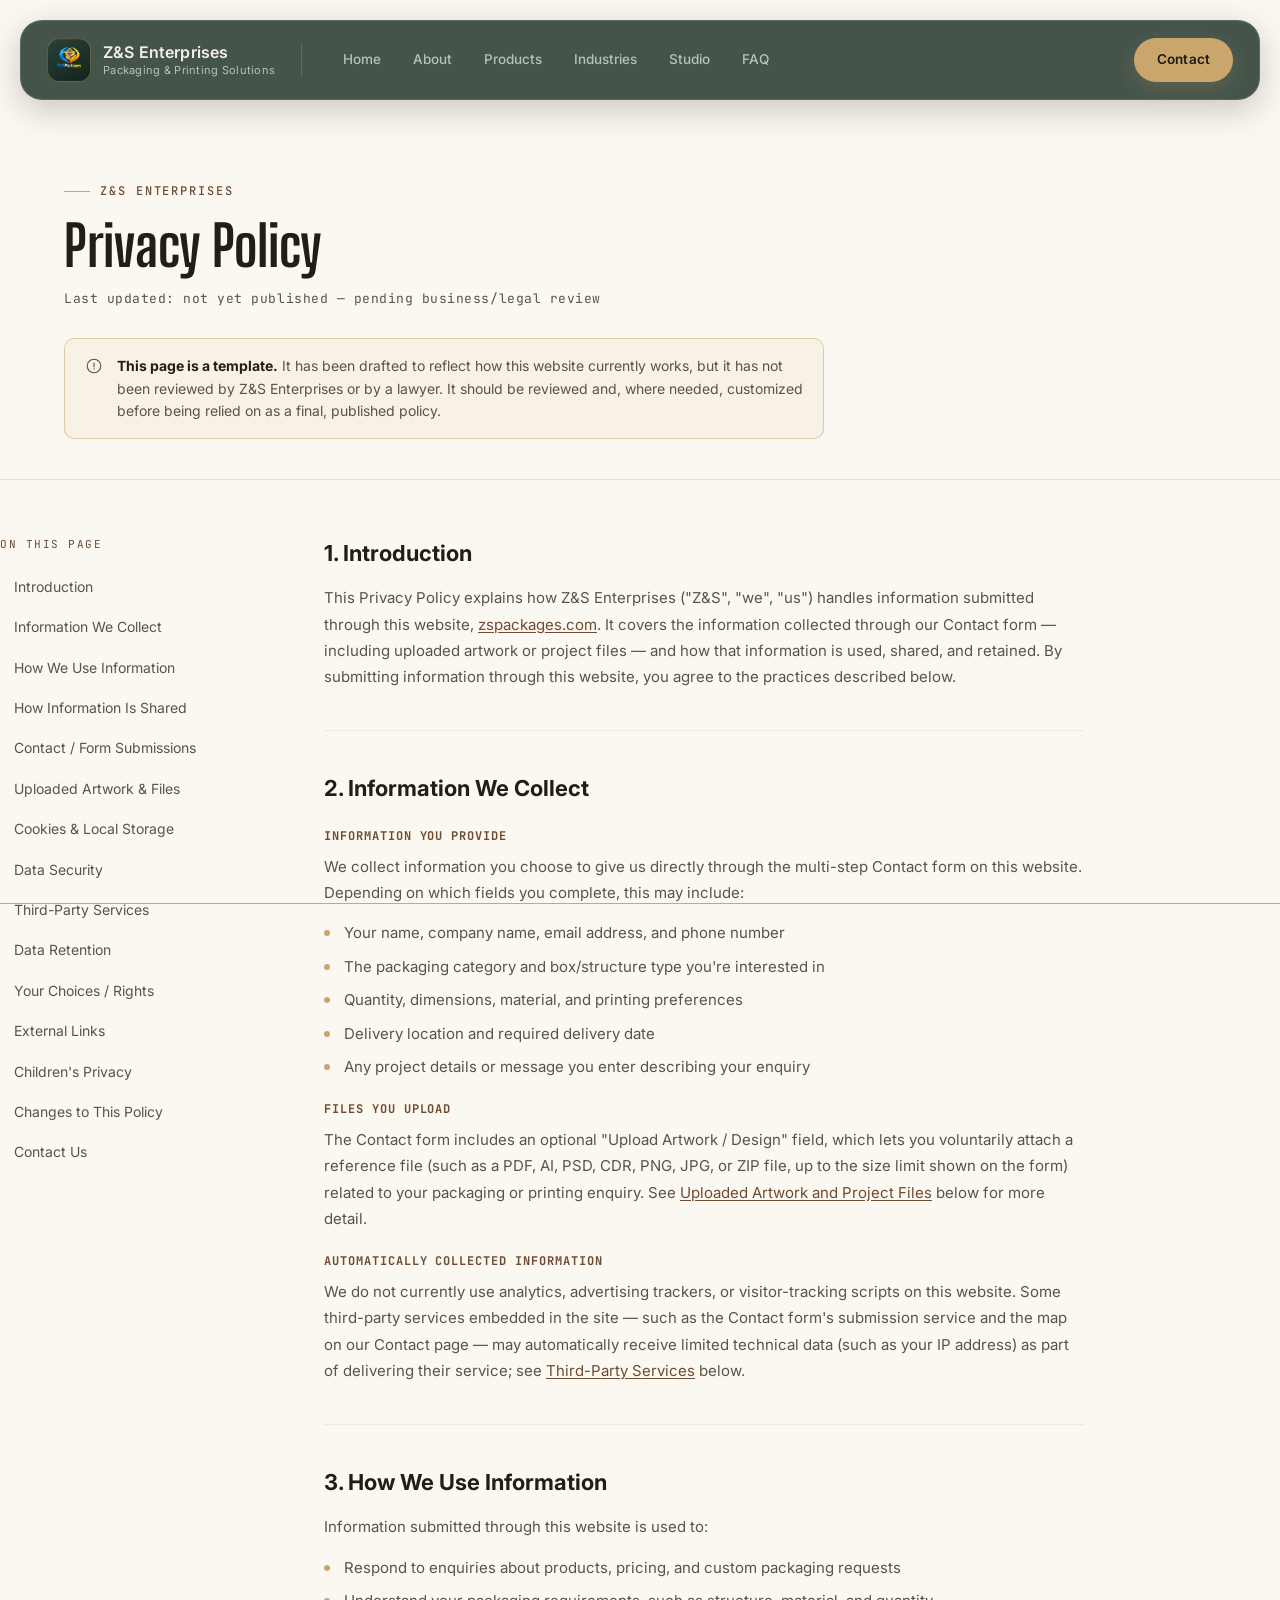
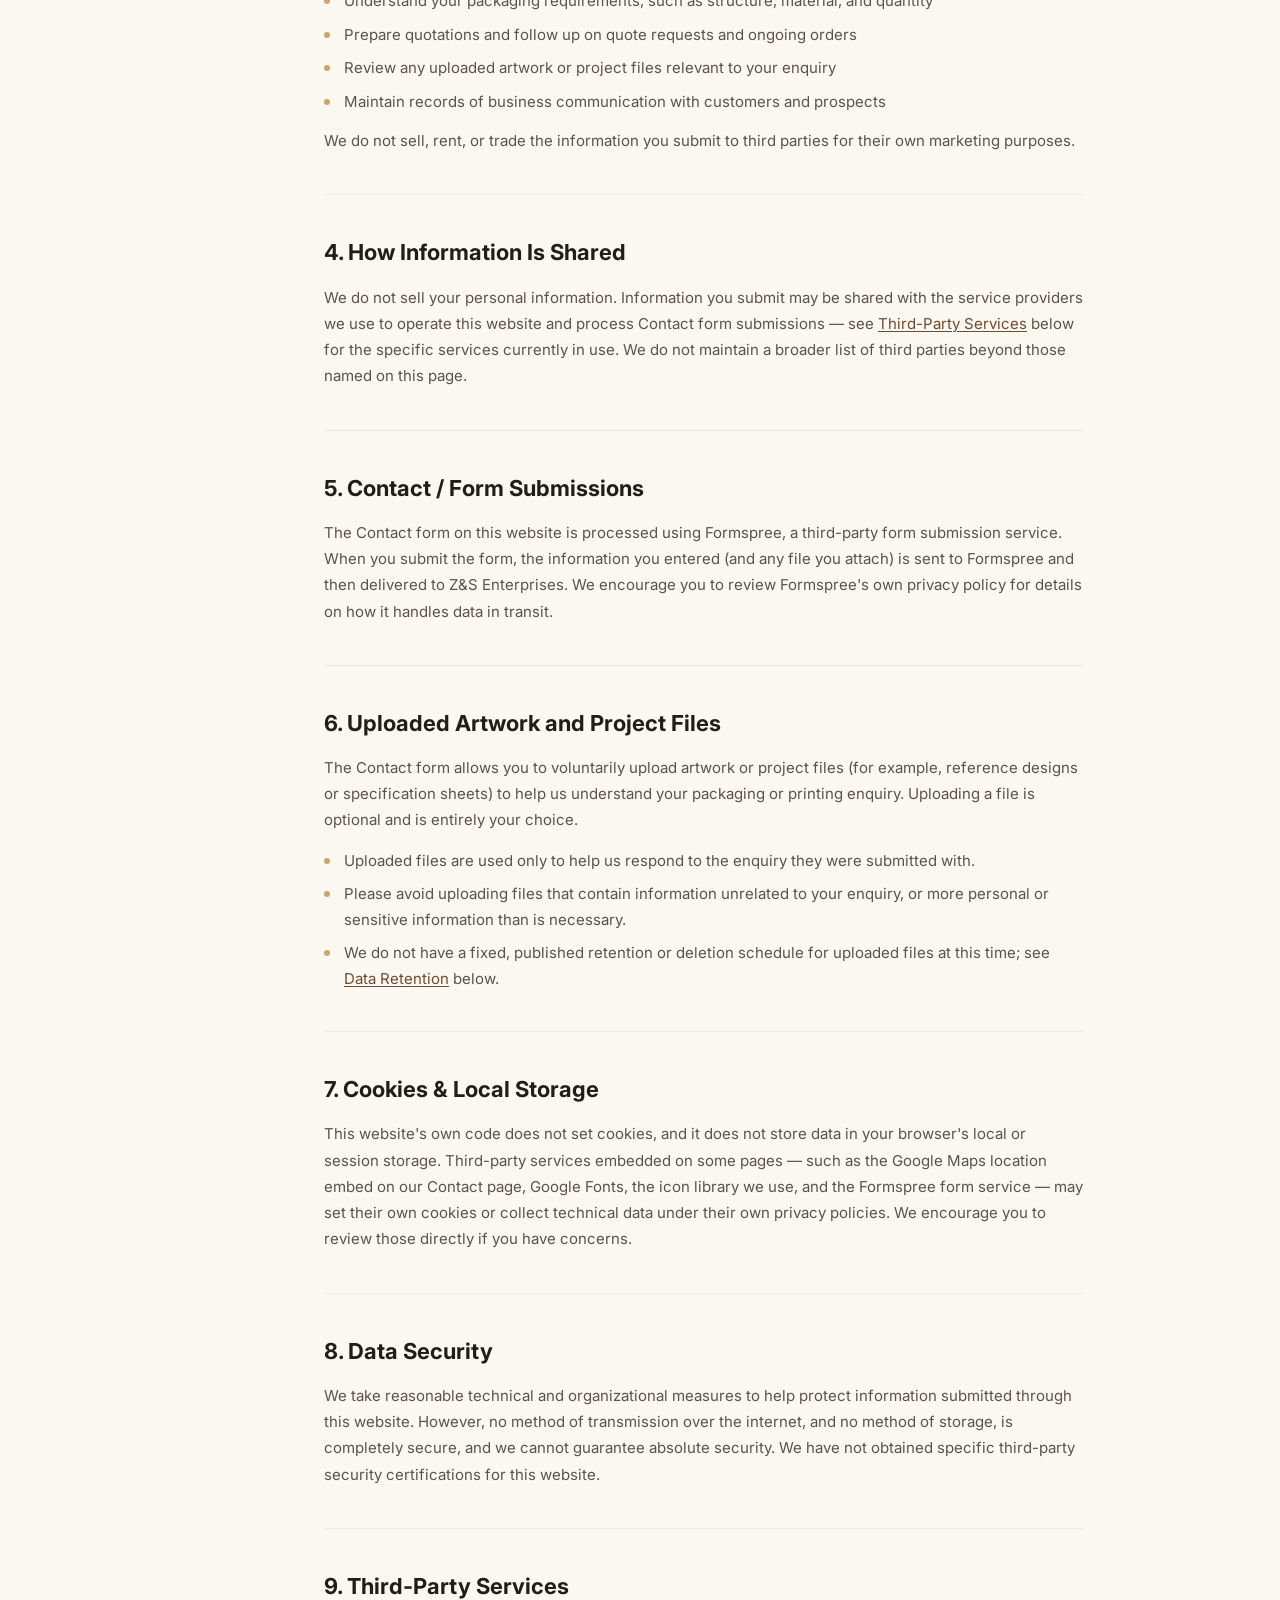
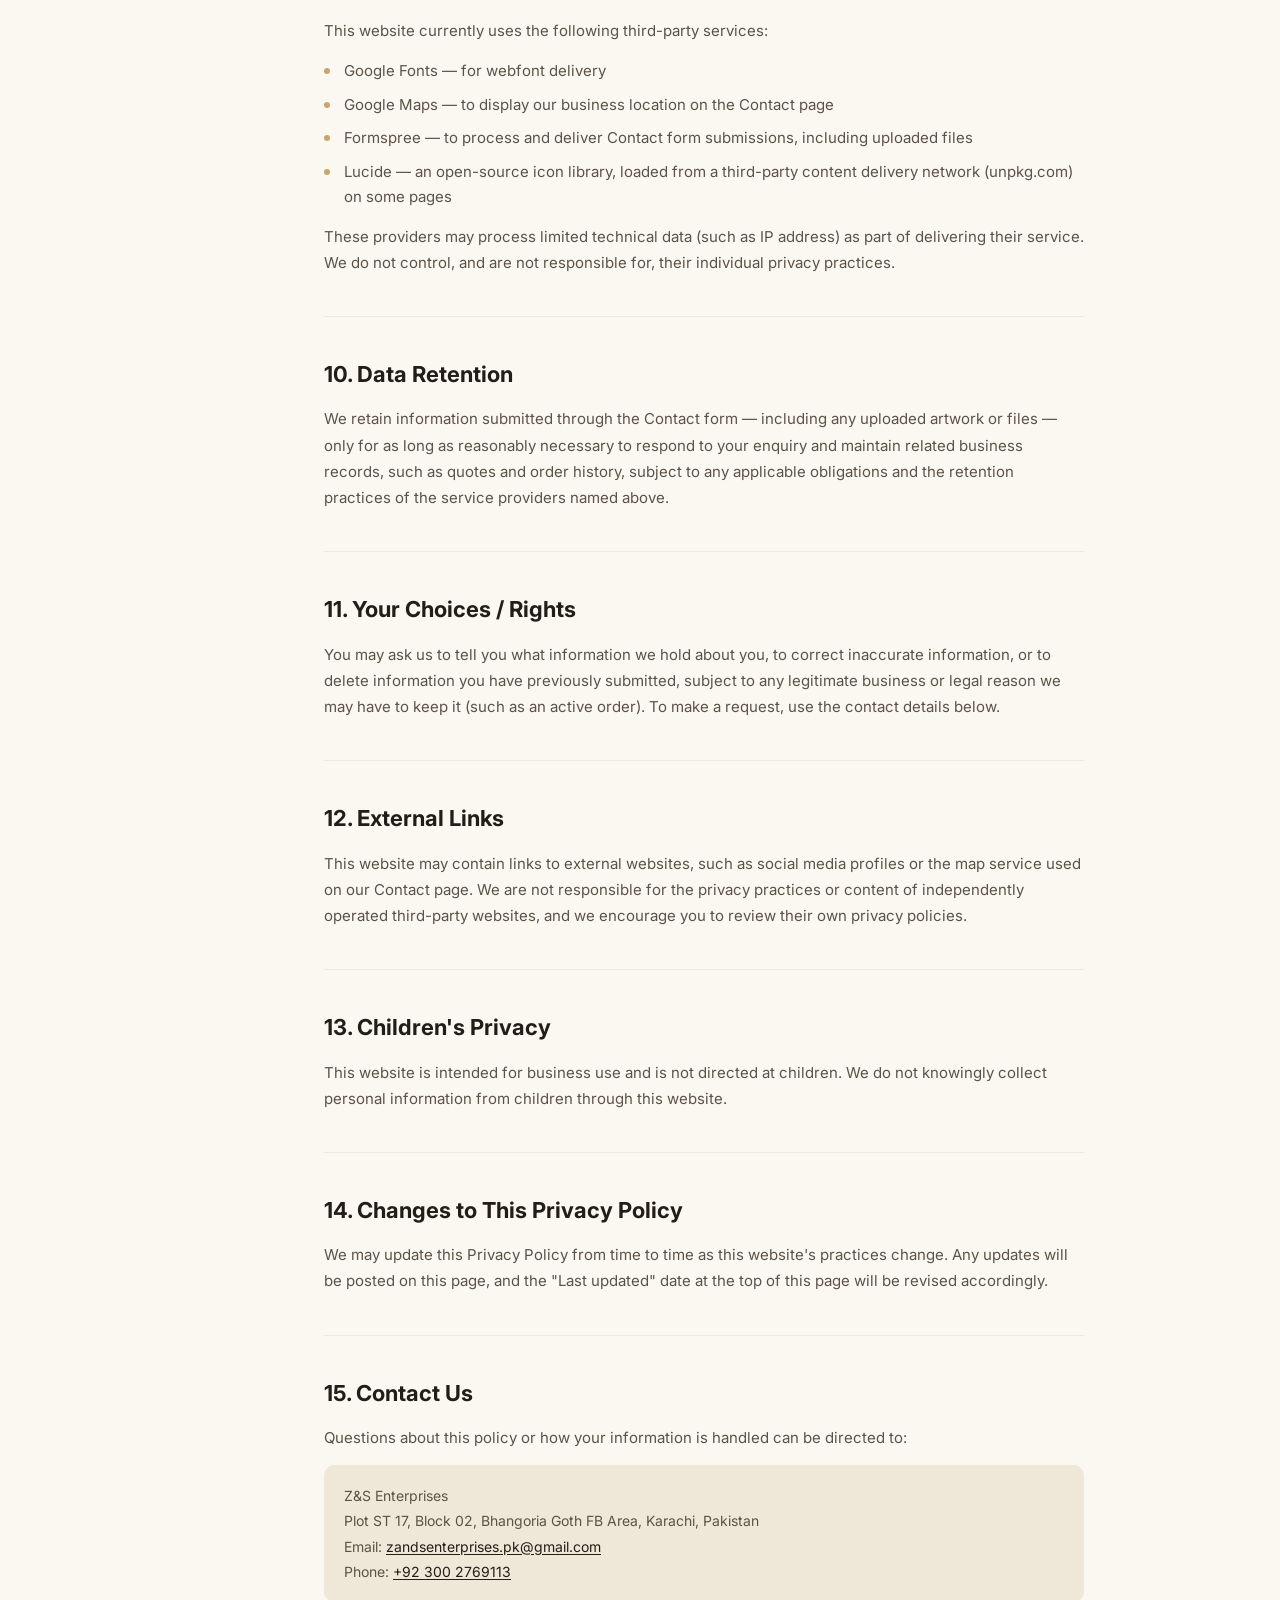
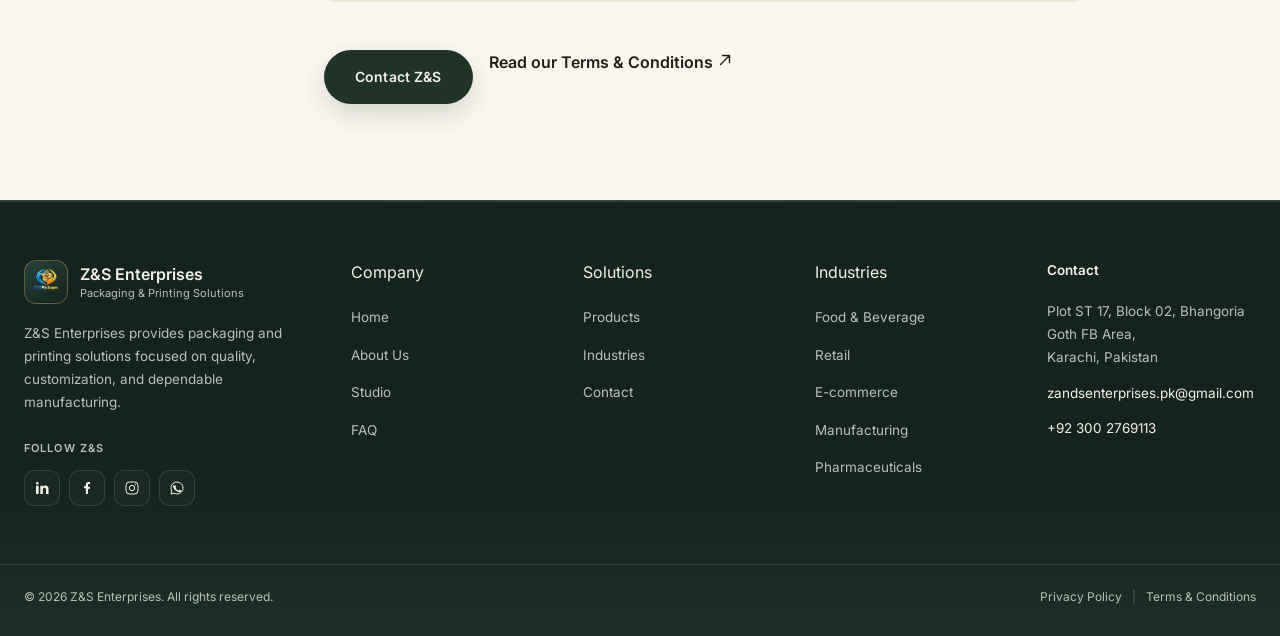
<file: privacy.html>
<!DOCTYPE html>
<html lang="en">
<head>
<meta charset="UTF-8">
<meta name="viewport" content="width=device-width, initial-scale=1.0">
<title>Privacy Policy | Z&amp;S Enterprises — Packaging &amp; Printing Solutions</title>
<meta name="description" content="How Z&S Enterprises collects, uses, and protects information submitted through this website, including contact form and enquiry data.">
<meta property="og:title" content="Privacy Policy | Z&amp;S Enterprises">
<meta property="og:description" content="How Z&S Enterprises collects, uses, and protects information submitted through this website, including contact form and enquiry data.">
<meta property="og:type" content="website">
<meta property="og:url" content="https://www.zspackages.com/privacy.html">
<meta property="og:image" content="https://www.zspackages.com/assets/img/logo.png">
<meta property="og:site_name" content="Z&amp;S Enterprises">
<meta name="twitter:card" content="summary">
<meta name="twitter:title" content="Privacy Policy | Z&amp;S Enterprises">
<meta name="twitter:description" content="How Z&S Enterprises collects, uses, and protects information submitted through this website, including contact form and enquiry data.">
<meta name="robots" content="index, follow">
<meta name="theme-color" content="#14231D">
<link rel="canonical" href="https://www.zspackages.com/privacy.html">
<link rel="icon" href="/assets/img/favicon-64.png" type="image/png" sizes="64x64">
<link rel="preconnect" href="https://fonts.googleapis.com">
<link rel="preconnect" href="https://fonts.gstatic.com" crossorigin>
<link href="https://fonts.googleapis.com/css2?family=Big+Shoulders+Display:wght@600;700;800&family=Inter:wght@400;500;600;700&family=JetBrains+Mono:wght@400;500;600&display=swap" rel="stylesheet">
<script>(function(){try{if(sessionStorage.getItem("zsPageTransitionIncoming")==="1"){document.documentElement.classList.add("zs-pt-incoming");}}catch(e){}})();</script>
<link rel="stylesheet" href="/assets/css/page-transition.css">
<link rel="stylesheet" href="/assets/css/navbar.css">
<link rel="stylesheet" href="/assets/css/style.css">
<link rel="stylesheet" href="/assets/css/legal.css">
<link rel="stylesheet" href="/assets/css/responsive.css">
<link rel="stylesheet" href="/assets/css/footer.css">
<script type="application/ld+json">
{
  "@context": "https://schema.org",
  "@type": "WebPage",
  "name": "Privacy Policy",
  "url": "https://www.zspackages.com/privacy.html",
  "isPartOf": {
    "@type": "WebSite",
    "name": "Z&S Enterprises",
    "url": "https://www.zspackages.com/"
  }
}
</script>
<!-- Meta Pixel Code -->
<script>
!function(f,b,e,v,n,t,s)
{if(f.fbq)return;n=f.fbq=function(){n.callMethod?
n.callMethod.apply(n,arguments):n.queue.push(arguments)};
if(!f._fbq)f._fbq=n;n.push=n;n.loaded=!0;n.version='2.0';
n.queue=[];t=b.createElement(e);t.async=!0;
t.src=v;s=b.getElementsByTagName(e)[0];
s.parentNode.insertBefore(t,s)}(window, document,'script',
'https://connect.facebook.net/en_US/fbevents.js');
fbq('init', '1441066424799809');
fbq('track', 'PageView');
</script>
<noscript><img height="1" width="1" style="display:none"
src="https://www.facebook.com/tr?id=1441066424799809&ev=PageView&noscript=1"
/></noscript>
<!-- End Meta Pixel Code -->
</head>
<body>
  <div id="zsPageTransition" class="zs-pt" role="presentation" aria-hidden="true">
    <div class="zs-pt-panel zs-pt-panel--a" aria-hidden="true"></div>
    <div class="zs-pt-panel zs-pt-panel--b" aria-hidden="true"></div>
  </div>
  <script src="/assets/js/page-transition.js"></script>

<div id="navbar-container"></div>

<main class="zs-legal-page">

  <section class="zs-legal-hero">
    <div class="zs-container">
      <span class="zs-eyebrow">Z&amp;S Enterprises</span>
      <h1 class="zs-heading-lg zs-legal-hero-title">Privacy Policy</h1>
      <span class="zs-legal-hero-updated">Last updated: not yet published — pending business/legal review</span>

      <div class="zs-legal-notice">
        <svg width="18" height="18" viewBox="0 0 24 24" fill="none" aria-hidden="true">
          <circle cx="12" cy="12" r="9" stroke="currentColor" stroke-width="1.5"/>
          <path d="M12 8v5" stroke="currentColor" stroke-width="1.5" stroke-linecap="round"/>
          <circle cx="12" cy="16" r="0.9" fill="currentColor"/>
        </svg>
        <p><strong>This page is a template.</strong> It has been drafted to reflect how this website
        currently works, but it has not been reviewed by Z&amp;S Enterprises or by a lawyer. It should
        be reviewed and, where needed, customized before being relied on as a final, published policy.</p>
      </div>
    </div>
  </section>

  <section class="zs-legal-body zs-container">

      <nav class="zs-legal-toc" aria-label="Privacy Policy sections">
        <span class="zs-legal-toc-label">On this page</span>
        <ul class="zs-legal-toc-list">
          <li><a href="#introduction">Introduction</a></li>
          <li><a href="#information-collected">Information We Collect</a></li>
          <li><a href="#how-used">How We Use Information</a></li>
          <li><a href="#how-shared">How Information Is Shared</a></li>
          <li><a href="#form-submissions">Contact / Form Submissions</a></li>
          <li><a href="#uploaded-files">Uploaded Artwork &amp; Files</a></li>
          <li><a href="#cookies">Cookies &amp; Local Storage</a></li>
          <li><a href="#security">Data Security</a></li>
          <li><a href="#third-party">Third-Party Services</a></li>
          <li><a href="#retention">Data Retention</a></li>
          <li><a href="#your-rights">Your Choices / Rights</a></li>
          <li><a href="#external-links">External Links</a></li>
          <li><a href="#childrens-privacy">Children's Privacy</a></li>
          <li><a href="#changes">Changes to This Policy</a></li>
          <li><a href="#contact">Contact Us</a></li>
        </ul>
      </nav>

      <div class="zs-legal-content">

        <div class="zs-legal-section" id="introduction">
          <h2 class="zs-heading-md zs-legal-section-title">1. Introduction</h2>
          <p>This Privacy Policy explains how Z&amp;S Enterprises ("Z&amp;S", "we", "us") handles
          information submitted through this website, <a href="https://www.zspackages.com/">zspackages.com</a>.
          It covers the information collected through our Contact form — including uploaded artwork
          or project files — and how that information is used, shared, and retained. By submitting
          information through this website, you agree to the practices described below.</p>
        </div>

        <div class="zs-legal-section" id="information-collected">
          <h2 class="zs-heading-md zs-legal-section-title">2. Information We Collect</h2>

          <h3 class="zs-legal-subtitle">Information You Provide</h3>
          <p>We collect information you choose to give us directly through the multi-step Contact
          form on this website. Depending on which fields you complete, this may include:</p>
          <ul>
            <li>Your name, company name, email address, and phone number</li>
            <li>The packaging category and box/structure type you're interested in</li>
            <li>Quantity, dimensions, material, and printing preferences</li>
            <li>Delivery location and required delivery date</li>
            <li>Any project details or message you enter describing your enquiry</li>
          </ul>

          <h3 class="zs-legal-subtitle">Files You Upload</h3>
          <p>The Contact form includes an optional "Upload Artwork / Design" field, which lets you
          voluntarily attach a reference file (such as a PDF, AI, PSD, CDR, PNG, JPG, or ZIP file, up
          to the size limit shown on the form) related to your packaging or printing enquiry. See
          <a href="#uploaded-files">Uploaded Artwork and Project Files</a> below for more detail.</p>

          <h3 class="zs-legal-subtitle">Automatically Collected Information</h3>
          <p>We do not currently use analytics, advertising trackers, or visitor-tracking scripts on
          this website. Some third-party services embedded in the site — such as the Contact form's
          submission service and the map on our Contact page — may automatically receive limited
          technical data (such as your IP address) as part of delivering their service; see
          <a href="#third-party">Third-Party Services</a> below.</p>
        </div>

        <div class="zs-legal-section" id="how-used">
          <h2 class="zs-heading-md zs-legal-section-title">3. How We Use Information</h2>
          <p>Information submitted through this website is used to:</p>
          <ul>
            <li>Respond to enquiries about products, pricing, and custom packaging requests</li>
            <li>Understand your packaging requirements, such as structure, material, and quantity</li>
            <li>Prepare quotations and follow up on quote requests and ongoing orders</li>
            <li>Review any uploaded artwork or project files relevant to your enquiry</li>
            <li>Maintain records of business communication with customers and prospects</li>
          </ul>
          <p>We do not sell, rent, or trade the information you submit to third parties for their own
          marketing purposes.</p>
        </div>

        <div class="zs-legal-section" id="how-shared">
          <h2 class="zs-heading-md zs-legal-section-title">4. How Information Is Shared</h2>
          <p>We do not sell your personal information. Information you submit may be shared with the
          service providers we use to operate this website and process Contact form submissions —
          see <a href="#third-party">Third-Party Services</a> below for the specific services
          currently in use. We do not maintain a broader list of third parties beyond those named on
          this page.</p>
        </div>

        <div class="zs-legal-section" id="form-submissions">
          <h2 class="zs-heading-md zs-legal-section-title">5. Contact / Form Submissions</h2>
          <p>The Contact form on this website is processed using Formspree, a third-party form
          submission service. When you submit the form, the information you entered (and any file
          you attach) is sent to Formspree and then delivered to Z&amp;S Enterprises. We encourage
          you to review Formspree's own privacy policy for details on how it handles data in
          transit.</p>
        </div>

        <div class="zs-legal-section" id="uploaded-files">
          <h2 class="zs-heading-md zs-legal-section-title">6. Uploaded Artwork and Project Files</h2>
          <p>The Contact form allows you to voluntarily upload artwork or project files (for example,
          reference designs or specification sheets) to help us understand your packaging or printing
          enquiry. Uploading a file is optional and is entirely your choice.</p>
          <ul>
            <li>Uploaded files are used only to help us respond to the enquiry they were submitted with.</li>
            <li>Please avoid uploading files that contain information unrelated to your enquiry, or
            more personal or sensitive information than is necessary.</li>
            <li>We do not have a fixed, published retention or deletion schedule for uploaded files at
            this time; see <a href="#retention">Data Retention</a> below.</li>
          </ul>
        </div>

        <div class="zs-legal-section" id="cookies">
          <h2 class="zs-heading-md zs-legal-section-title">7. Cookies &amp; Local Storage</h2>
          <p>This website's own code does not set cookies, and it does not store data in your
          browser's local or session storage. Third-party services embedded on some pages — such as
          the Google Maps location embed on our Contact page, Google Fonts, the icon library we use,
          and the Formspree form service — may set their own cookies or collect technical data under
          their own privacy policies. We encourage you to review those directly if you have
          concerns.</p>
        </div>

        <div class="zs-legal-section" id="security">
          <h2 class="zs-heading-md zs-legal-section-title">8. Data Security</h2>
          <p>We take reasonable technical and organizational measures to help protect information
          submitted through this website. However, no method of transmission over the internet, and
          no method of storage, is completely secure, and we cannot guarantee absolute security. We
          have not obtained specific third-party security certifications for this website.</p>
        </div>

        <div class="zs-legal-section" id="third-party">
          <h2 class="zs-heading-md zs-legal-section-title">9. Third-Party Services</h2>
          <p>This website currently uses the following third-party services:</p>
          <ul>
            <li>Google Fonts — for webfont delivery</li>
            <li>Google Maps — to display our business location on the Contact page</li>
            <li>Formspree — to process and deliver Contact form submissions, including uploaded files</li>
            <li>Lucide — an open-source icon library, loaded from a third-party content delivery
            network (unpkg.com) on some pages</li>
          </ul>
          <p>These providers may process limited technical data (such as IP address) as part of
          delivering their service. We do not control, and are not responsible for, their individual
          privacy practices.</p>
        </div>

        <div class="zs-legal-section" id="retention">
          <h2 class="zs-heading-md zs-legal-section-title">10. Data Retention</h2>
          <p>We retain information submitted through the Contact form — including any uploaded
          artwork or files — only for as long as reasonably necessary to respond to your enquiry and
          maintain related business records, such as quotes and order history, subject to any
          applicable obligations and the retention practices of the service providers named above.</p>
        </div>

        <div class="zs-legal-section" id="your-rights">
          <h2 class="zs-heading-md zs-legal-section-title">11. Your Choices / Rights</h2>
          <p>You may ask us to tell you what information we hold about you, to correct inaccurate
          information, or to delete information you have previously submitted, subject to any
          legitimate business or legal reason we may have to keep it (such as an active order). To
          make a request, use the contact details below.</p>
        </div>

        <div class="zs-legal-section" id="external-links">
          <h2 class="zs-heading-md zs-legal-section-title">12. External Links</h2>
          <p>This website may contain links to external websites, such as social media profiles or
          the map service used on our Contact page. We are not responsible for the privacy practices
          or content of independently operated third-party websites, and we encourage you to review
          their own privacy policies.</p>
        </div>

        <div class="zs-legal-section" id="childrens-privacy">
          <h2 class="zs-heading-md zs-legal-section-title">13. Children's Privacy</h2>
          <p>This website is intended for business use and is not directed at children. We do not
          knowingly collect personal information from children through this website.</p>
        </div>

        <div class="zs-legal-section" id="changes">
          <h2 class="zs-heading-md zs-legal-section-title">14. Changes to This Privacy Policy</h2>
          <p>We may update this Privacy Policy from time to time as this website's practices change.
          Any updates will be posted on this page, and the "Last updated" date at the top of this
          page will be revised accordingly.</p>
        </div>

        <div class="zs-legal-section" id="contact">
          <h2 class="zs-heading-md zs-legal-section-title">15. Contact Us</h2>
          <p>Questions about this policy or how your information is handled can be directed to:</p>
          <div class="zs-legal-contact-block">
            Z&amp;S Enterprises<br>
            Plot ST 17, Block 02, Bhangoria Goth FB Area, Karachi, Pakistan<br>
            Email: <a href="mailto:zandsenterprises.pk@gmail.com">zandsenterprises.pk@gmail.com</a><br>
            Phone: <a href="tel:+923002769113">+92 300 2769113</a>
          </div>
        </div>

        <div class="zs-legal-cta">
          <a href="/contact.html" class="zs-btn zs-btn--primary">Contact Z&amp;S</a>
          <a href="/terms.html" class="zs-btn--text">
            Read our Terms &amp; Conditions
            <svg class="zs-arrow" width="16" height="16" viewBox="0 0 16 16" fill="none" aria-hidden="true">
              <path d="M3.5 12.5L12.5 3.5M12.5 3.5H5.5M12.5 3.5V10.5" stroke="currentColor" stroke-width="1.4"
                stroke-linecap="round" stroke-linejoin="round" />
            </svg>
          </a>
        </div>

      </div>

  </section>

</main>

<div id="footer-container"></div>

<script src="/assets/js/navbar.js"></script>
<script src="/assets/js/main.js"></script>
<script src="/assets/js/footer.js"></script>
</body>
</html>
</file>
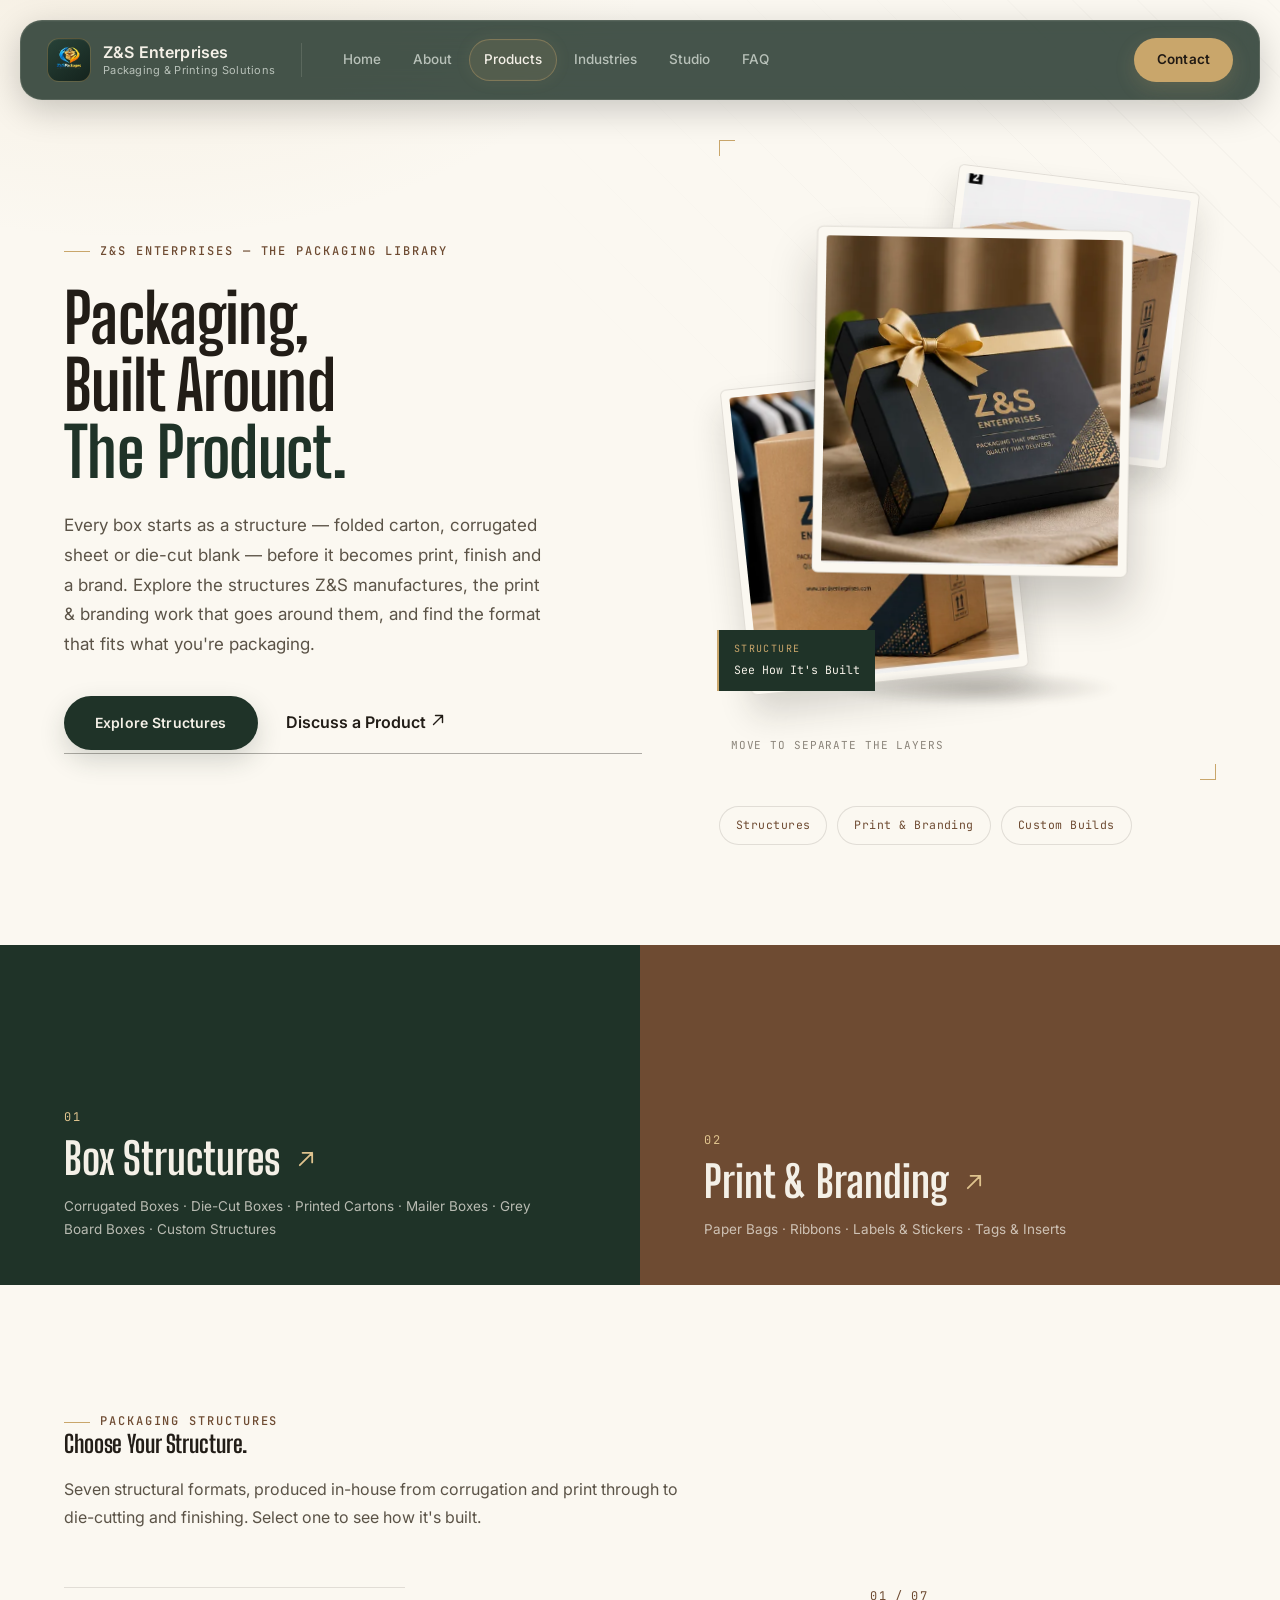
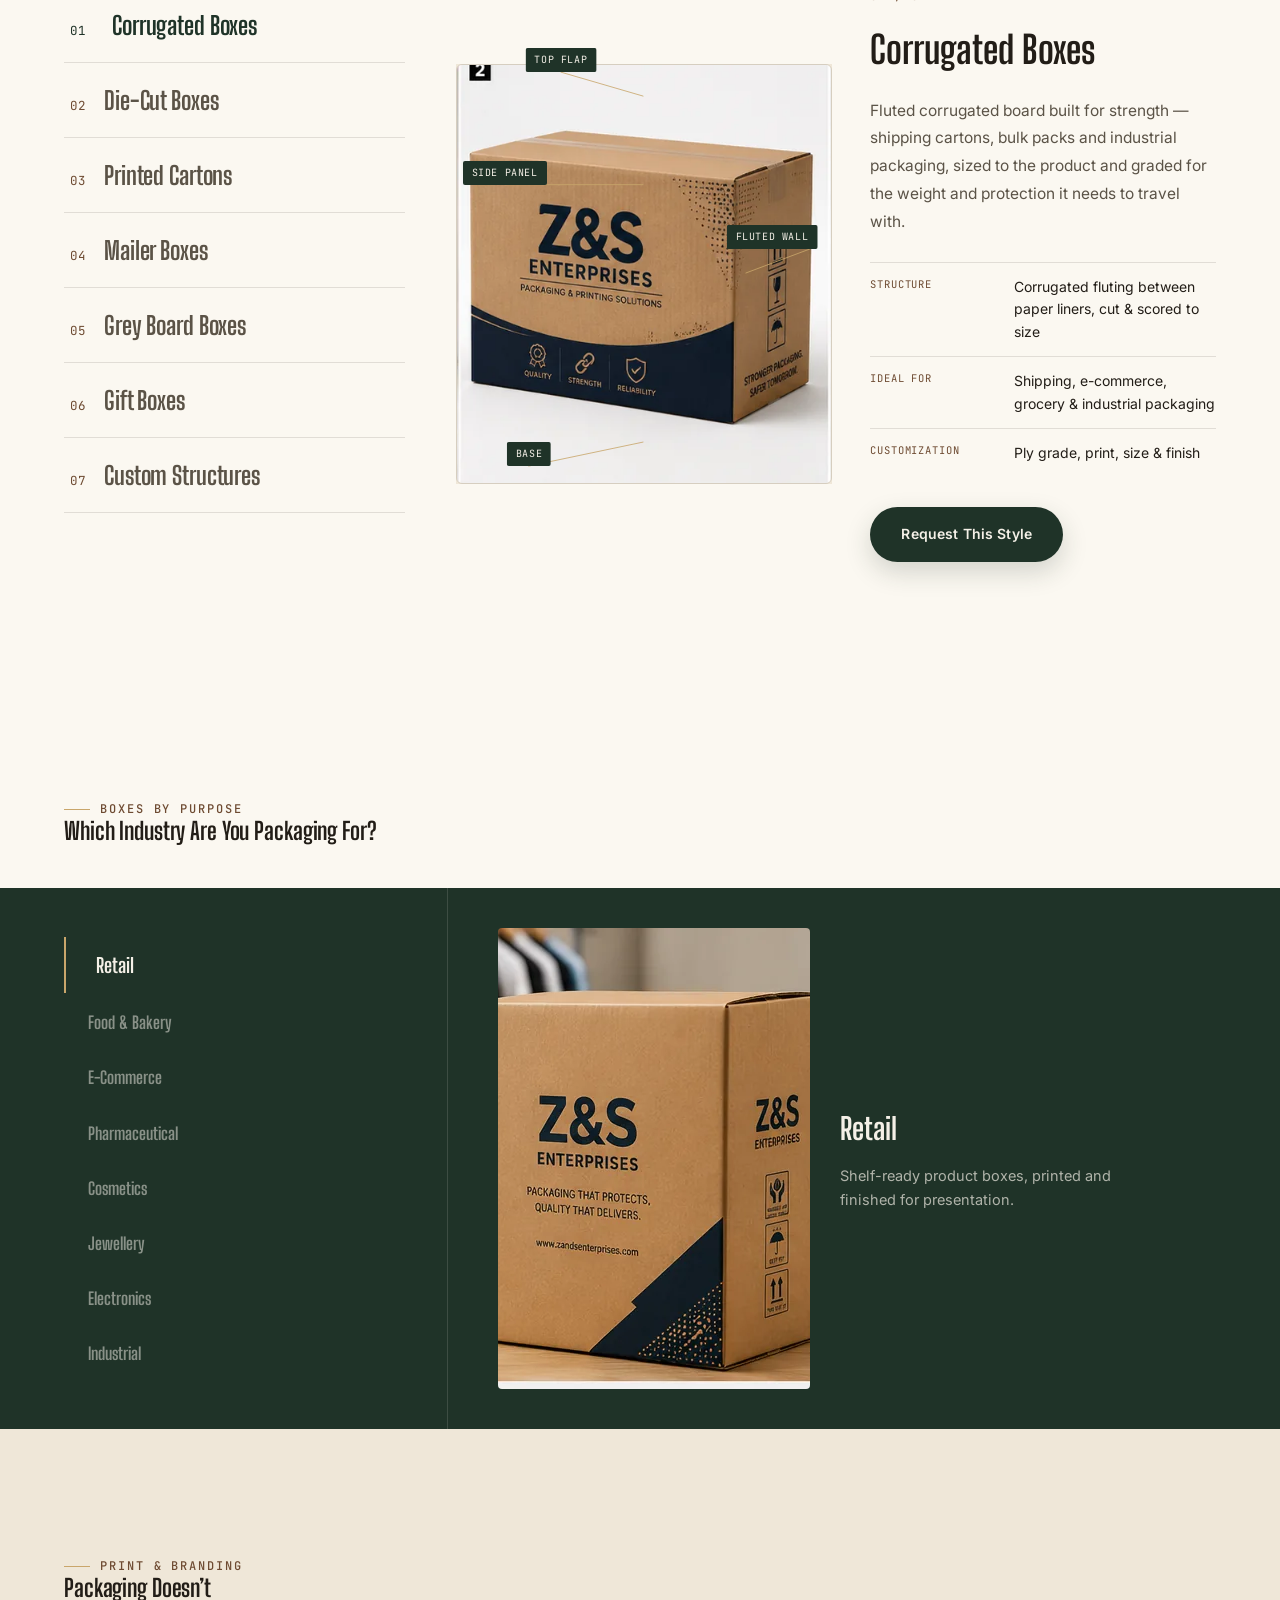
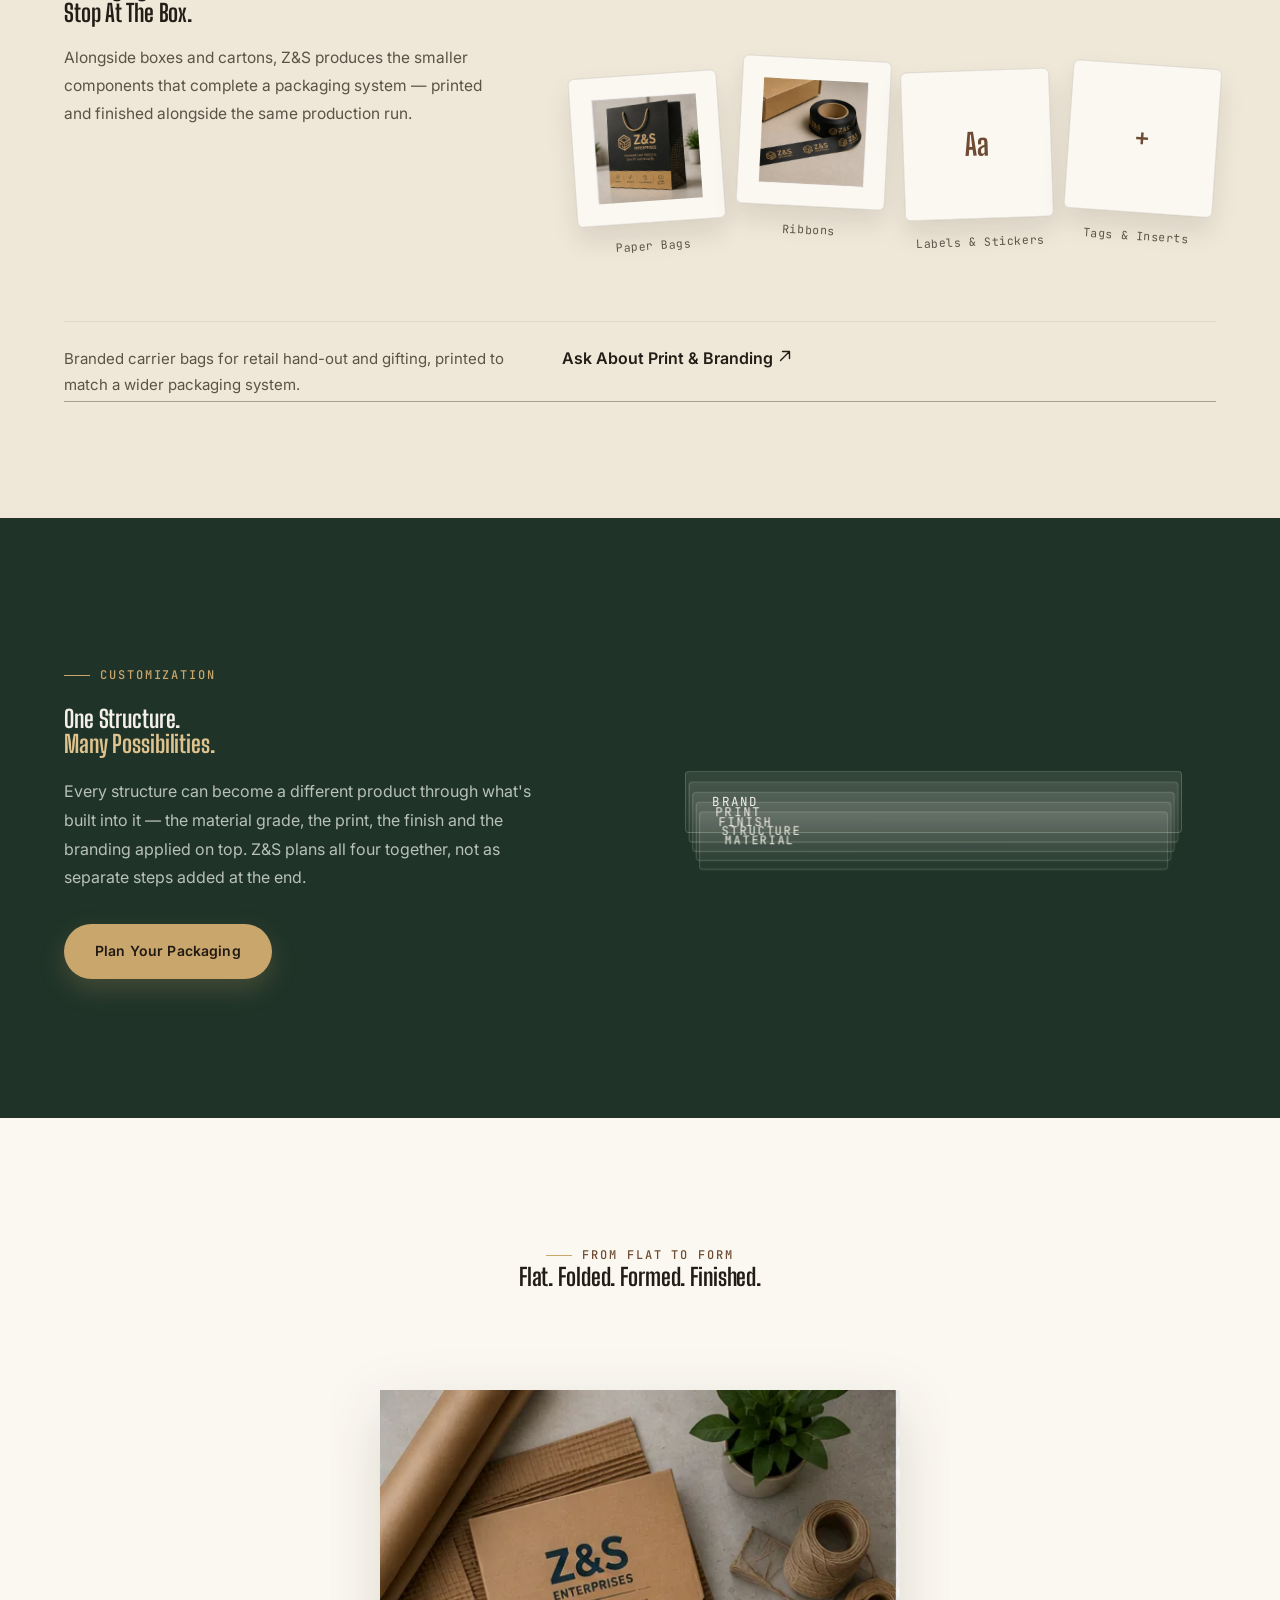
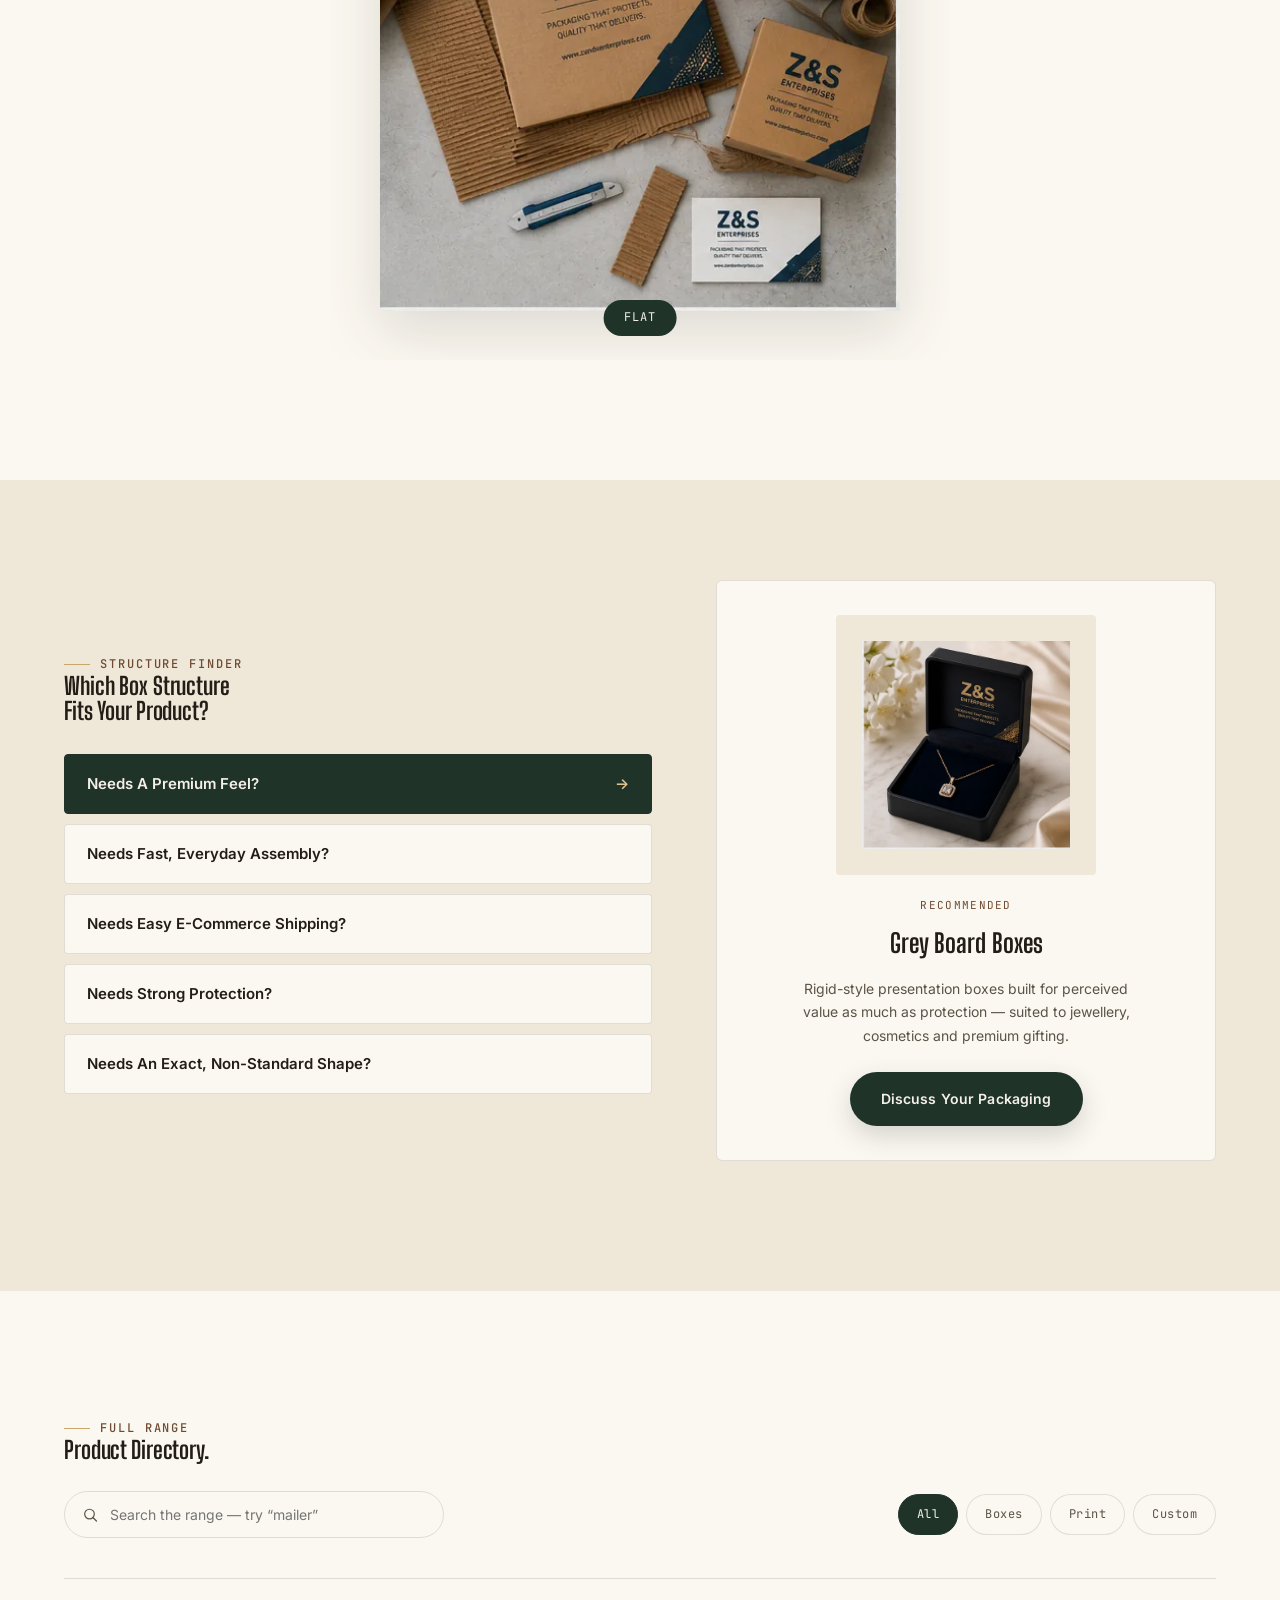
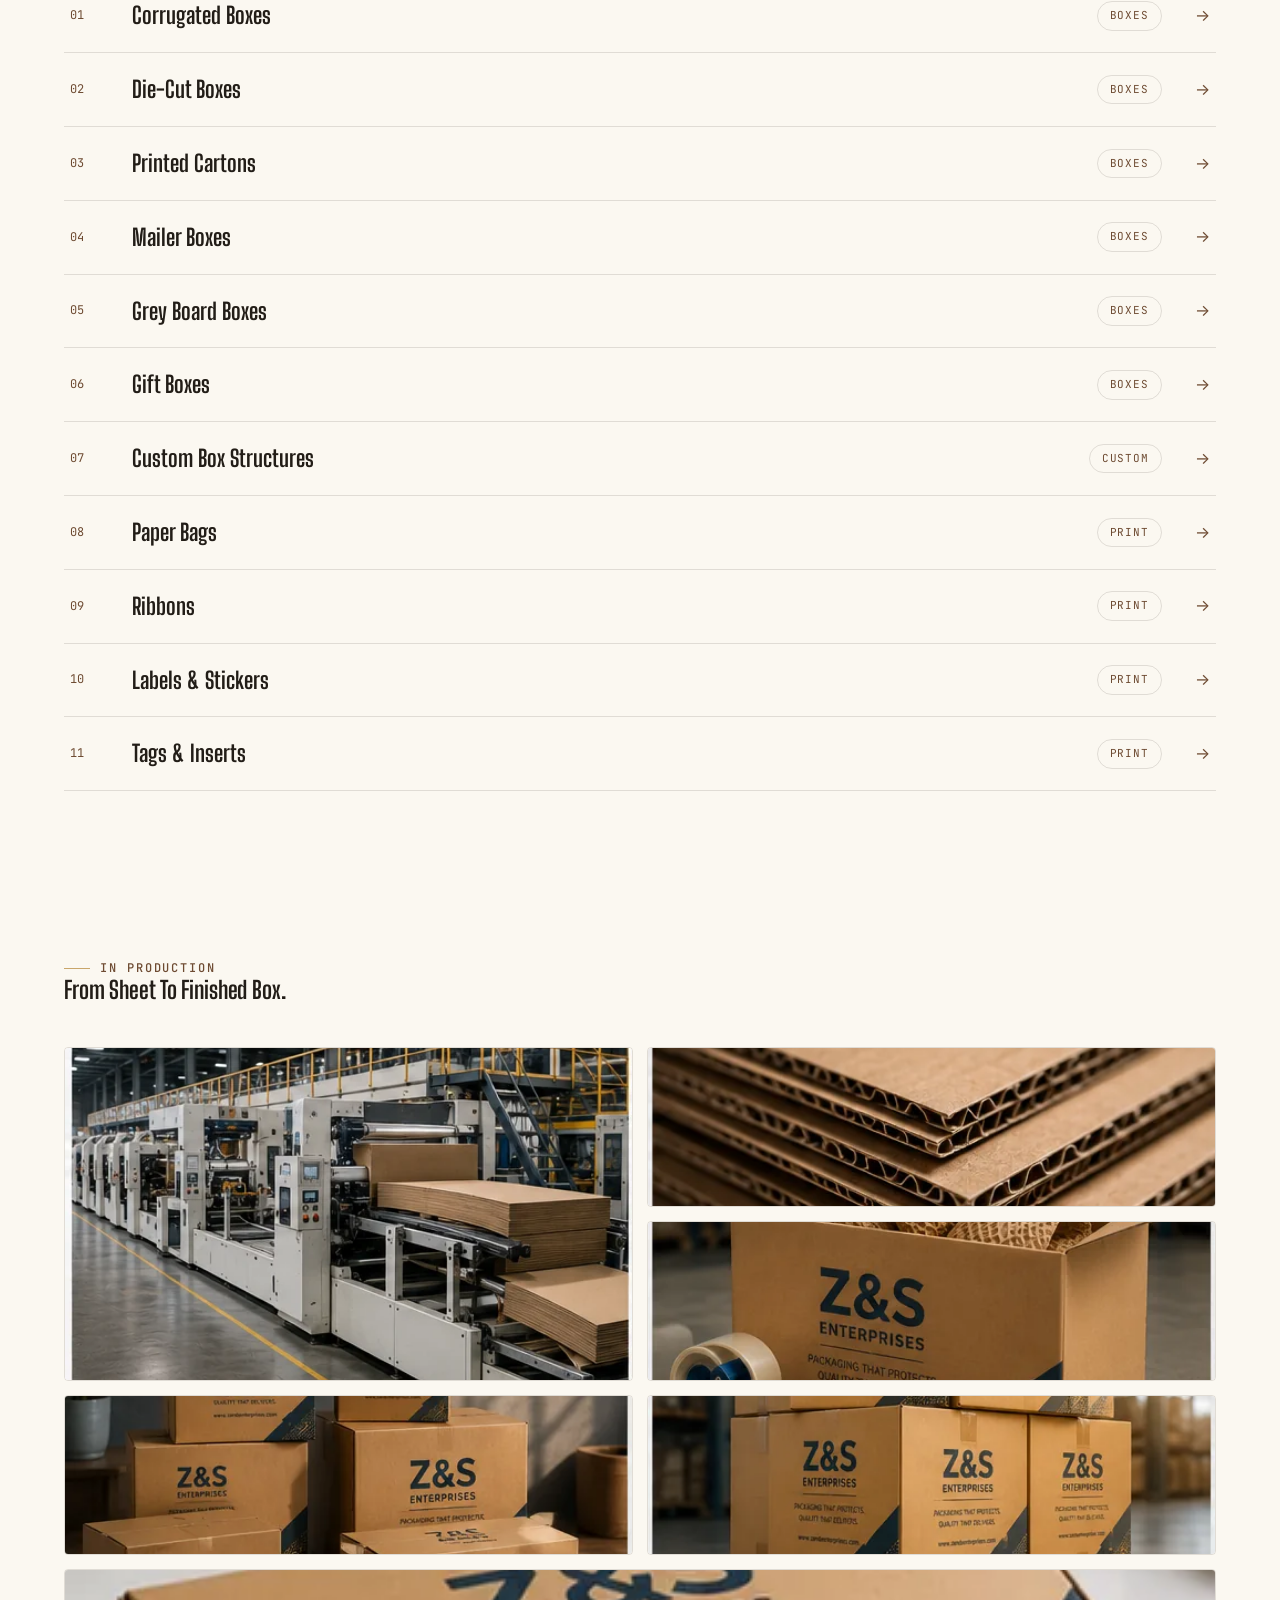
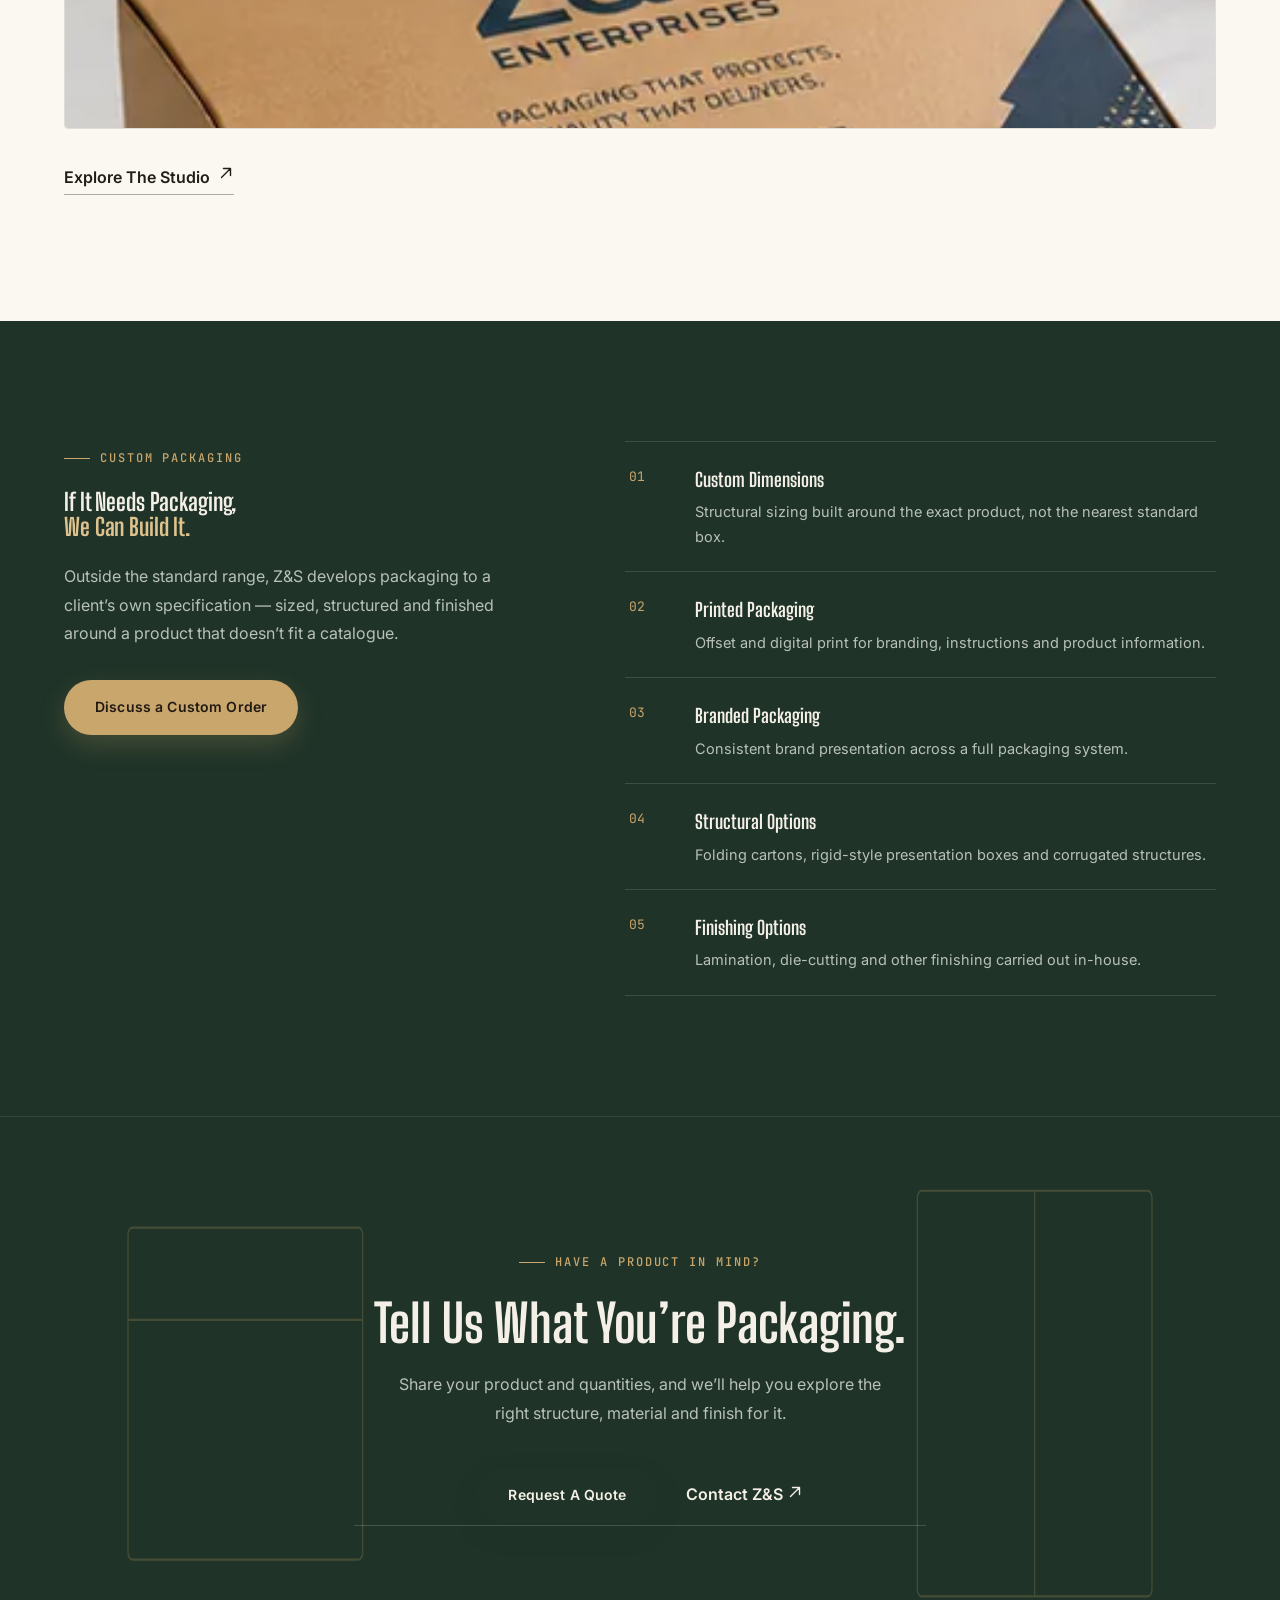
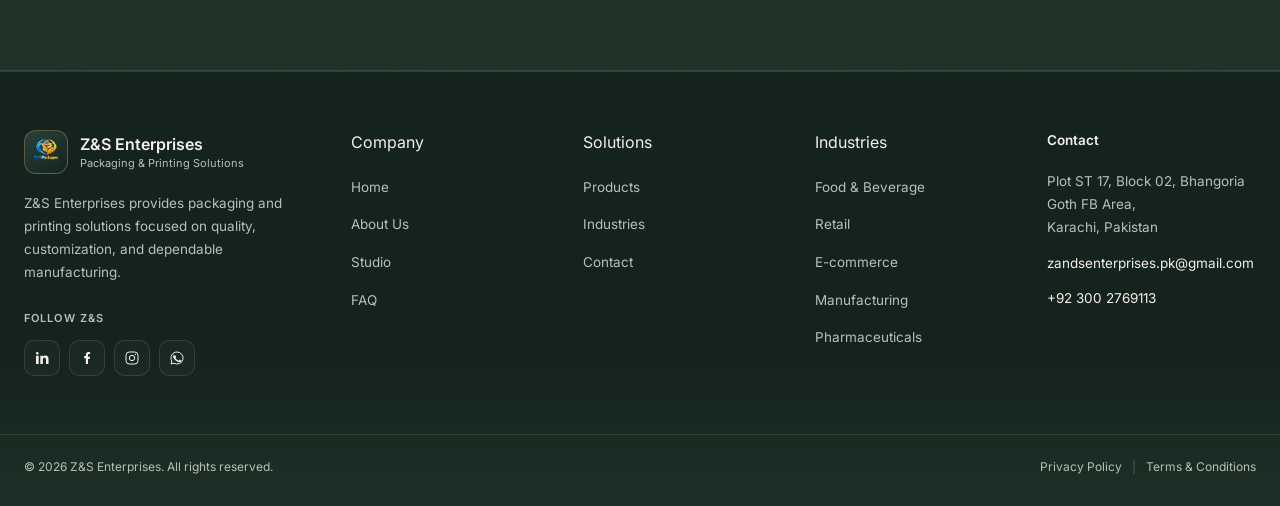
<file: product.html>
<!DOCTYPE html>
<html lang="en">

<head>
  <meta charset="UTF-8">
  <meta name="viewport" content="width=device-width, initial-scale=1.0">
  <title>Packaging Products | Corrugated &amp; Custom Boxes | Z&amp;S Enterprises</title>
  <meta name="description"
    content="Explore Z&S Enterprises' range of corrugated boxes, custom-printed cartons, die-cut packaging and retail-ready boxes, manufactured in Karachi, Pakistan.">
  <meta property="og:title" content="Packaging Products | Corrugated &amp; Custom Boxes | Z&amp;S Enterprises">
  <meta property="og:description"
    content="Explore Z&S Enterprises' range of corrugated boxes, custom-printed cartons, die-cut packaging and retail-ready boxes, manufactured in Karachi, Pakistan.">
  <meta property="og:type" content="website">
  <meta property="og:url" content="https://www.zspackages.com/product.html">
  <meta property="og:image" content="https://www.zspackages.com/assets/img/logo.png">
  <meta property="og:site_name" content="Z&amp;S Enterprises">
  <meta name="twitter:card" content="summary">
  <meta name="twitter:title" content="Packaging Products | Corrugated &amp; Custom Boxes | Z&amp;S Enterprises">
  <meta name="twitter:description" content="Explore Z&S Enterprises' range of corrugated boxes, custom-printed cartons, die-cut packaging and retail-ready boxes, manufactured in Karachi, Pakistan.">
  <meta name="robots" content="index, follow">
  <meta name="theme-color" content="#0d1120">
  <link rel="canonical" href="https://www.zspackages.com/product.html">
  <link rel="icon" href="/assets/img/favicon-64.png" type="image/png" sizes="64x64">
  <link rel="preconnect" href="https://fonts.googleapis.com">
  <link rel="preconnect" href="https://fonts.gstatic.com" crossorigin>
  <link
    href="https://fonts.googleapis.com/css2?family=Big+Shoulders+Display:wght@600;700;800&family=Inter:wght@400;500;600;700&family=JetBrains+Mono:wght@400;500;600&display=swap"
    rel="stylesheet">
  <script>(function(){try{if(sessionStorage.getItem("zsPageTransitionIncoming")==="1"){document.documentElement.classList.add("zs-pt-incoming");}}catch(e){}})();</script>
  <link rel="stylesheet" href="/assets/css/page-transition.css">
  <link rel="stylesheet" href="/assets/css/navbar.css">
  <link rel="stylesheet" href="/assets/css/style.css">
  <link rel="stylesheet" href="/assets/css/footer.css">
  <script type="application/ld+json">
{
  "@context": "https://schema.org",
  "@type": "Manufacturer",
  "name": "Z&S Enterprises",
  "url": "https://www.zspackages.com/",
  "logo": "https://www.zspackages.com/assets/img/logo.png",
  "description": "Custom corrugated, printed and die-cut packaging manufacturer serving pharmaceutical, food, cosmetics, retail and export businesses in Pakistan.",
  "address": {
    "@type": "PostalAddress",
    "streetAddress": "Plot ST 17, Block 02, Bhangoria Goth FB Area",
    "addressLocality": "Karachi",
    "addressCountry": "PK"
  },
  "telephone": "+92-300-2769113",
  "email": "zandsenterprises.pk@gmail.com",
  "sameAs": []
}
</script>
<!-- Meta Pixel Code -->
<script>
!function(f,b,e,v,n,t,s)
{if(f.fbq)return;n=f.fbq=function(){n.callMethod?
n.callMethod.apply(n,arguments):n.queue.push(arguments)};
if(!f._fbq)f._fbq=n;n.push=n;n.loaded=!0;n.version='2.0';
n.queue=[];t=b.createElement(e);t.async=!0;
t.src=v;s=b.getElementsByTagName(e)[0];
s.parentNode.insertBefore(t,s)}(window, document,'script',
'https://connect.facebook.net/en_US/fbevents.js');
fbq('init', '1441066424799809');
fbq('track', 'PageView');
</script>
<noscript><img height="1" width="1" style="display:none"
src="https://www.facebook.com/tr?id=1441066424799809&ev=PageView&noscript=1"
/></noscript>
<!-- End Meta Pixel Code -->
</head>

<body>
  <div id="zsPageTransition" class="zs-pt" role="presentation" aria-hidden="true">
    <div class="zs-pt-panel zs-pt-panel--a" aria-hidden="true"></div>
    <div class="zs-pt-panel zs-pt-panel--b" aria-hidden="true"></div>
  </div>
  <script src="/assets/js/page-transition.js"></script>

  <div id="navbar-container"></div>
  <main class="zs-products">

    <!-- ==================================================================
         01 — HERO / "THE PACKAGING LIBRARY"
         ================================================================== -->
    <section class="zs-products-hero">
      <div class="zs-products-hero-bg" aria-hidden="true"></div>

      <div class="zs-container zs-products-hero-inner">

        <div class="zs-products-hero-copy">
          <p class="zs-eyebrow">Z&amp;S Enterprises — The Packaging Library</p>
          <h1 class="zs-products-hero-title zs-heading-xl">
            Packaging,<br>
            Built Around<br>
            <em>The Product.</em>
          </h1>
          <p class="zs-products-hero-desc">
            Every box starts as a structure — folded carton, corrugated sheet or
            die-cut blank — before it becomes print, finish and a brand. Explore
            the structures Z&amp;S manufactures, the print &amp; branding work
            that goes around them, and find the format that fits what you're
            packaging.
          </p>
          <div class="zs-products-hero-actions">
            <a href="#zs-structure-explorer" class="zs-btn zs-btn--primary">Explore Structures</a>
            <a href="/contact.html" class="zs-btn--text">
              Discuss a Product
              <svg class="zs-arrow" width="16" height="16" viewBox="0 0 16 16" fill="none" aria-hidden="true">
                <path d="M3.5 12.5L12.5 3.5M12.5 3.5H5.5M12.5 3.5V10.5" stroke="currentColor" stroke-width="1.4"
                  stroke-linecap="round" stroke-linejoin="round" />
              </svg>
            </a>
          </div>
        </div>

        <div class="zs-products-hero-visual">
          <div class="zs-stage" id="zsHeroStage">
            <div class="zs-stage-3d">
              <span class="zs-stage-shadow" aria-hidden="true"></span>
              <div class="zs-stage-layer zs-stage-layer--base">
                <img src="/assets/img/02-zs-sealed-corrugated-box.webp" width="467" height="522"
                  alt="Sealed corrugated shipping box." loading="eager">
              </div>
              <div class="zs-stage-layer zs-stage-layer--mid">
                <img src="/assets/img/03-zs-retail-packaging-box.webp" width="512" height="461"
                  alt="Custom-printed folding carton, closed and shelf-ready." loading="eager">
              </div>
              <div class="zs-stage-layer zs-stage-layer--top">
                <img src="/assets/img/01-zs-luxury-gift-box.webp" width="512" height="512"
                  alt="Rigid-style presentation box with ribbon finish." loading="eager">
              </div>
            </div>
            <span class="zs-stage-tick zs-stage-tick--tl" aria-hidden="true"></span>
            <span class="zs-stage-tick zs-stage-tick--br" aria-hidden="true"></span>
            <div class="zs-stage-plate">
              <span>Structure</span>
              <span>See How It's Built</span>
            </div>
            <p class="zs-stage-hint">Move to separate the layers</p>
          </div>

          <ul class="zs-products-hero-index">
            <li>Structures</li>
            <li>Print &amp; Branding</li>
            <li>Custom Builds</li>
          </ul>
        </div>

      </div>
    </section>

    <!-- ==================================================================
         02 — PRODUCT TYPE SELECTOR
         ================================================================== -->
    <section class="zs-selector" aria-label="Browse by packaging family">
      <a href="#zs-structure-explorer" class="zs-selector-panel zs-selector-panel--structures" data-selector-panel>
        <span class="zs-selector-media" aria-hidden="true">
          <img src="/assets/img/02-zs-mailer-box.webp" width="512" height="461" alt="" loading="lazy">
          <img src="/assets/img/03-zs-custom-die-cut-packaging.webp" width="512" height="512" alt="" loading="lazy">
          <img src="/assets/img/04-zs-custom-packaging-box.webp" width="467" height="522" alt="" loading="lazy">
        </span>
        <span class="zs-selector-inner">
          <span class="zs-selector-num">01</span>
          <span class="zs-selector-title">Box Structures<svg width="22" height="22" viewBox="0 0 16 16" fill="none" aria-hidden="true"><path d="M3.5 12.5L12.5 3.5M12.5 3.5H5.5M12.5 3.5V10.5" stroke="currentColor" stroke-width="1.3" stroke-linecap="round" stroke-linejoin="round" /></svg></span>
          <span class="zs-selector-list">Corrugated Boxes · Die-Cut Boxes · Printed Cartons · Mailer Boxes · Grey Board Boxes · Custom Structures</span>
        </span>
      </a>
      <a href="#zs-not-just-boxes" class="zs-selector-panel zs-selector-panel--print" data-selector-panel>
        <span class="zs-selector-media" aria-hidden="true">
          <img src="/assets/img/06-zs-branded-paper-bag.webp" width="512" height="512" alt="" loading="lazy">
          <img src="/assets/img/02-zs-branded-ribbon-tape.webp" width="512" height="512" alt="" loading="lazy">
        </span>
        <span class="zs-selector-inner">
          <span class="zs-selector-num">02</span>
          <span class="zs-selector-title">Print &amp; Branding<svg width="22" height="22" viewBox="0 0 16 16" fill="none" aria-hidden="true"><path d="M3.5 12.5L12.5 3.5M12.5 3.5H5.5M12.5 3.5V10.5" stroke="currentColor" stroke-width="1.3" stroke-linecap="round" stroke-linejoin="round" /></svg></span>
          <span class="zs-selector-list">Paper Bags · Ribbons · Labels &amp; Stickers · Tags &amp; Inserts</span>
        </span>
      </a>
    </section>

    <!-- ==================================================================
         03 — STRUCTURE EXPLORER ("CHOOSE YOUR STRUCTURE")
         ================================================================== -->
    <section class="zs-explorer" id="zs-structure-explorer">
      <div class="zs-container">
        <div class="zs-explorer-head" data-reveal>
          <p class="zs-eyebrow">Packaging Structures</p>
          <h2 class="zs-heading-lg">Choose Your Structure.</h2>
          <p class="zs-explorer-head-desc">Seven structural formats, produced in-house from corrugation and print
            through to die-cutting and finishing. Select one to see how it's built.</p>
        </div>

        <div class="zs-explorer-body">

          <div class="zs-explorer-list" role="tablist" aria-label="Packaging structures" data-reveal>

            <button type="button" class="zs-explorer-item is-active" data-structure="corrugated" role="tab" aria-selected="true" id="zs-tab-corrugated" aria-controls="zs-panel-corrugated">
              <span class="zs-explorer-item-num">01</span>
              <span class="zs-explorer-item-name">Corrugated Boxes</span>
            </button>
            <button type="button" class="zs-explorer-item" data-structure="diecut" role="tab" aria-selected="false" id="zs-tab-diecut" aria-controls="zs-panel-diecut">
              <span class="zs-explorer-item-num">02</span>
              <span class="zs-explorer-item-name">Die-Cut Boxes</span>
            </button>
            <button type="button" class="zs-explorer-item" data-structure="printed" role="tab" aria-selected="false" id="zs-tab-printed" aria-controls="zs-panel-printed">
              <span class="zs-explorer-item-num">03</span>
              <span class="zs-explorer-item-name">Printed Cartons</span>
            </button>
            <button type="button" class="zs-explorer-item" data-structure="mailer" role="tab" aria-selected="false" id="zs-tab-mailer" aria-controls="zs-panel-mailer">
              <span class="zs-explorer-item-num">04</span>
              <span class="zs-explorer-item-name">Mailer Boxes</span>
            </button>
            <button type="button" class="zs-explorer-item" data-structure="greyboard" role="tab" aria-selected="false" id="zs-tab-greyboard" aria-controls="zs-panel-greyboard">
              <span class="zs-explorer-item-num">05</span>
              <span class="zs-explorer-item-name">Grey Board Boxes</span>
            </button>
            <button type="button" class="zs-explorer-item" data-structure="gift" role="tab" aria-selected="false" id="zs-tab-gift" aria-controls="zs-panel-gift">
              <span class="zs-explorer-item-num">06</span>
              <span class="zs-explorer-item-name">Gift Boxes</span>
            </button>
            <button type="button" class="zs-explorer-item" data-structure="custom" role="tab" aria-selected="false" id="zs-tab-custom" aria-controls="zs-panel-custom">
              <span class="zs-explorer-item-num">07</span>
              <span class="zs-explorer-item-name">Custom Structures</span>
            </button>

          </div>

          <div class="zs-explorer-stage" data-reveal>

            <div class="zs-structure-panel is-active" data-panel="corrugated" id="zs-panel-corrugated" role="tabpanel" aria-labelledby="zs-tab-corrugated">
              <div class="zs-structure-media" style="aspect-ratio: 467 / 522;">
                <img src="/assets/img/02-zs-sealed-corrugated-box.webp" width="467" height="522"
                  alt="Sealed corrugated shipping box, ready for dispatch." loading="lazy">
                <svg class="zs-structure-lines" viewBox="0 0 467 522" aria-hidden="true">
                  <line x1="233" y1="40" x2="130" y2="10" />
                  <line x1="233" y1="150" x2="60" y2="150" />
                  <line x1="233" y1="470" x2="90" y2="500" />
                  <line x1="360" y1="260" x2="440" y2="230" />
                </svg>
                <span class="zs-structure-label" style="--x:27.8%; --y:1.9%;">Top Flap</span>
                <span class="zs-structure-label" style="--x:12.8%; --y:28.7%;">Side Panel</span>
                <span class="zs-structure-label" style="--x:19.3%; --y:95.8%;">Base</span>
                <span class="zs-structure-label" style="--x:84%; --y:44.1%;">Fluted Wall</span>
              </div>
              <div class="zs-structure-info">
                <span class="zs-structure-num">01 / 07</span>
                <h3 class="zs-structure-title">Corrugated Boxes</h3>
                <p class="zs-structure-desc">Fluted corrugated board built for strength — shipping cartons, bulk
                  packs and industrial packaging, sized to the product and graded for the weight and protection
                  it needs to travel with.</p>
                <dl class="zs-structure-specs">
                  <div><dt>Structure</dt><dd>Corrugated fluting between paper liners, cut &amp; scored to size</dd></div>
                  <div><dt>Ideal For</dt><dd>Shipping, e-commerce, grocery &amp; industrial packaging</dd></div>
                  <div><dt>Customization</dt><dd>Ply grade, print, size &amp; finish</dd></div>
                </dl>
                <a href="/contact.html?packaging=Corrugated%20Boxes#contact-form" class="zs-btn zs-btn--primary">Request This Style</a>
              </div>
            </div>

            <div class="zs-structure-panel" data-panel="diecut" id="zs-panel-diecut" role="tabpanel" aria-labelledby="zs-tab-diecut" hidden>
              <div class="zs-structure-media" style="aspect-ratio: 512 / 512;">
                <img src="/assets/img/03-zs-custom-die-cut-packaging.webp" width="512" height="512"
                  alt="Custom die-cut packaging structure designed for a product." loading="lazy">
                <svg class="zs-structure-lines" viewBox="0 0 512 512" aria-hidden="true">
                  <line x1="256" y1="60" x2="120" y2="30" />
                  <line x1="256" y1="256" x2="60" y2="256" />
                  <line x1="256" y1="450" x2="150" y2="480" />
                </svg>
                <span class="zs-structure-label" style="--x:23.4%; --y:5.9%;">Die-Cut Edge</span>
                <span class="zs-structure-label" style="--x:11.7%; --y:50.0%;">Crease Line</span>
                <span class="zs-structure-label" style="--x:29.3%; --y:93.8%;">Fold</span>
              </div>
              <div class="zs-structure-info">
                <span class="zs-structure-num">02 / 07</span>
                <h3 class="zs-structure-title">Die-Cut Boxes</h3>
                <p class="zs-structure-desc">Precision die-cut structures for packaging that needs an exact,
                  non-standard shape — cut and creased in-house so the structure, not just the print, is built
                  around the product.</p>
                <dl class="zs-structure-specs">
                  <div><dt>Structure</dt><dd>Custom die-cut paperboard or corrugated blank</dd></div>
                  <div><dt>Ideal For</dt><dd>Products needing a specific fit, window or fold</dd></div>
                  <div><dt>Customization</dt><dd>Die shape, material, print &amp; finish</dd></div>
                </dl>
                <a href="/contact.html?packaging=Die-Cut%20Boxes#contact-form" class="zs-btn zs-btn--primary">Request This Style</a>
              </div>
            </div>

            <div class="zs-structure-panel" data-panel="printed" id="zs-panel-printed" role="tabpanel" aria-labelledby="zs-tab-printed" hidden>
              <div class="zs-structure-media" style="aspect-ratio: 512 / 512;">
                <img src="/assets/img/04-zs-printed-cartons.webp" width="512" height="512"
                  alt="Printed folding cartons, glued and ready for retail." loading="lazy">
                <svg class="zs-structure-lines" viewBox="0 0 512 512" aria-hidden="true">
                  <line x1="256" y1="70" x2="130" y2="40" />
                  <line x1="256" y1="256" x2="440" y2="230" />
                  <line x1="256" y1="430" x2="120" y2="460" />
                </svg>
                <span class="zs-structure-label" style="--x:25.4%; --y:7.8%;">Top Closure</span>
                <span class="zs-structure-label" style="--x:80%; --y:44.9%;">Printed Panel</span>
                <span class="zs-structure-label" style="--x:23.4%; --y:89.8%;">Glued Base</span>
              </div>
              <div class="zs-structure-info">
                <span class="zs-structure-num">03 / 07</span>
                <h3 class="zs-structure-title">Printed Cartons</h3>
                <p class="zs-structure-desc">A folded, glued paperboard carton — the everyday structure behind
                  most retail and product boxes. Ships flat, assembles fast, and carries offset or digital print
                  cleanly across every panel.</p>
                <dl class="zs-structure-specs">
                  <div><dt>Structure</dt><dd>Folded &amp; glued paperboard carton</dd></div>
                  <div><dt>Ideal For</dt><dd>Retail, cosmetics, food &amp; general product packaging</dd></div>
                  <div><dt>Customization</dt><dd>Size, print colour &amp; lamination</dd></div>
                </dl>
                <a href="/contact.html?packaging=Printed%20Cartons#contact-form" class="zs-btn zs-btn--primary">Request This Style</a>
              </div>
            </div>

            <div class="zs-structure-panel" data-panel="mailer" id="zs-panel-mailer" role="tabpanel" aria-labelledby="zs-tab-mailer" hidden>
              <div class="zs-structure-media" style="aspect-ratio: 512 / 461;">
                <img src="/assets/img/02-zs-mailer-box.webp" width="512" height="461"
                  alt="Mailer box for e-commerce shipping." loading="lazy">
                <svg class="zs-structure-lines" viewBox="0 0 512 461" aria-hidden="true">
                  <line x1="256" y1="50" x2="140" y2="20" />
                  <line x1="256" y1="230" x2="440" y2="200" />
                  <line x1="256" y1="400" x2="120" y2="420" />
                </svg>
                <span class="zs-structure-label" style="--x:27.3%; --y:4.3%;">Self-Lock Lid</span>
                <span class="zs-structure-label" style="--x:80%; --y:43.4%;">Interior Print</span>
                <span class="zs-structure-label" style="--x:23.4%; --y:91.1%;">Base Tray</span>
              </div>
              <div class="zs-structure-info">
                <span class="zs-structure-num">04 / 07</span>
                <h3 class="zs-structure-title">Mailer Boxes</h3>
                <p class="zs-structure-desc">Self-locking boxes built for e-commerce — no separate tape or lid
                  needed to close. Sized to the product to cut void fill, and printed inside or out for an
                  unboxing that reads as branded.</p>
                <dl class="zs-structure-specs">
                  <div><dt>Structure</dt><dd>Self-locking, tuck-style mailer construction</dd></div>
                  <div><dt>Ideal For</dt><dd>E-commerce &amp; direct-to-customer shipping</dd></div>
                  <div><dt>Customization</dt><dd>Size, interior/exterior print &amp; inserts</dd></div>
                </dl>
                <a href="/contact.html?packaging=E-Commerce%20%2F%20Shipping%20Packaging#contact-form" class="zs-btn zs-btn--primary">Request This Style</a>
              </div>
            </div>

            <div class="zs-structure-panel" data-panel="greyboard" id="zs-panel-greyboard" role="tabpanel" aria-labelledby="zs-tab-greyboard" hidden>
              <div class="zs-structure-media" style="aspect-ratio: 512 / 512;">
                <img src="/assets/img/03-zs-jewellery-packaging-box.webp" width="512" height="512"
                  alt="Rigid-style grey board jewellery packaging box." loading="lazy">
                <svg class="zs-structure-lines" viewBox="0 0 512 512" aria-hidden="true">
                  <line x1="256" y1="60" x2="130" y2="30" />
                  <line x1="256" y1="256" x2="440" y2="256" />
                  <line x1="256" y1="440" x2="140" y2="470" />
                </svg>
                <span class="zs-structure-label" style="--x:25.4%; --y:5.9%;">Rigid Lid</span>
                <span class="zs-structure-label" style="--x:80%; --y:50.0%;">Wrapped Wall</span>
                <span class="zs-structure-label" style="--x:27.3%; --y:91.8%;">Base Tray</span>
              </div>
              <div class="zs-structure-info">
                <span class="zs-structure-num">05 / 07</span>
                <h3 class="zs-structure-title">Grey Board Boxes</h3>
                <p class="zs-structure-desc">Rigid-style presentation boxes built for perceived value as much as
                  protection — a firmer board construction suited to jewellery, cosmetics and gifting, where the
                  box is part of the product.</p>
                <dl class="zs-structure-specs">
                  <div><dt>Structure</dt><dd>Rigid grey board, wrapped or printed</dd></div>
                  <div><dt>Ideal For</dt><dd>Jewellery, cosmetics &amp; premium gifting</dd></div>
                  <div><dt>Customization</dt><dd>Board weight, wrap, print &amp; finish</dd></div>
                </dl>
                <a href="/contact.html?packaging=Grey%20Board%20Boxes#contact-form" class="zs-btn zs-btn--primary">Request This Style</a>
              </div>
            </div>

            <div class="zs-structure-panel" data-panel="gift" id="zs-panel-gift" role="tabpanel" aria-labelledby="zs-tab-gift" hidden>
              <div class="zs-structure-media" style="aspect-ratio: 512 / 512;">
                <img src="/assets/img/06-zs-premium-pink-gift-box.webp" width="512" height="512"
                  alt="Premium finished gift box." loading="lazy">
                <svg class="zs-structure-lines" viewBox="0 0 512 512" aria-hidden="true">
                  <line x1="256" y1="60" x2="130" y2="30" />
                  <line x1="256" y1="256" x2="440" y2="256" />
                  <line x1="256" y1="440" x2="140" y2="470" />
                </svg>
                <span class="zs-structure-label" style="--x:25.4%; --y:5.9%;">Lid</span>
                <span class="zs-structure-label" style="--x:80%; --y:50.0%;">Print &amp; Finish</span>
                <span class="zs-structure-label" style="--x:27.3%; --y:91.8%;">Base</span>
              </div>
              <div class="zs-structure-info">
                <span class="zs-structure-num">06 / 07</span>
                <h3 class="zs-structure-title">Gift Boxes</h3>
                <p class="zs-structure-desc">Presentation-first boxes for special-occasion and gifting packaging,
                  finished to look as good as what's inside — from everyday gift packs to premium presentation
                  boxes.</p>
                <dl class="zs-structure-specs">
                  <div><dt>Structure</dt><dd>Folding carton or rigid-style, gift-finished</dd></div>
                  <div><dt>Ideal For</dt><dd>Gifting, seasonal &amp; special-occasion packaging</dd></div>
                  <div><dt>Customization</dt><dd>Size, print, finish &amp; inserts</dd></div>
                </dl>
                <a href="/contact.html?packaging=Gift%20Boxes#contact-form" class="zs-btn zs-btn--primary">Request This Style</a>
              </div>
            </div>

            <div class="zs-structure-panel" data-panel="custom" id="zs-panel-custom" role="tabpanel" aria-labelledby="zs-tab-custom" hidden>
              <div class="zs-structure-media" style="aspect-ratio: 467 / 522;">
                <img src="/assets/img/04-zs-custom-packaging-box.webp" width="467" height="522"
                  alt="Custom-built packaging structure." loading="lazy">
                <svg class="zs-structure-lines" viewBox="0 0 467 522" aria-hidden="true">
                  <line x1="233" y1="60" x2="110" y2="30" />
                  <line x1="233" y1="260" x2="420" y2="260" />
                  <line x1="233" y1="460" x2="120" y2="490" />
                </svg>
                <span class="zs-structure-label" style="--x:23.6%; --y:5.7%;">Custom Closure</span>
                <span class="zs-structure-label" style="--x:82%; --y:49.8%;">To Spec</span>
                <span class="zs-structure-label" style="--x:25.7%; --y:93.9%;">Custom Base</span>
              </div>
              <div class="zs-structure-info">
                <span class="zs-structure-num">07 / 07</span>
                <h3 class="zs-structure-title">Custom Structures</h3>
                <p class="zs-structure-desc">Outside the standard range, structures built to a client's own
                  specification — sized, shaped and finished around a product that doesn't fit a catalogue.</p>
                <dl class="zs-structure-specs">
                  <div><dt>Structure</dt><dd>Built to specification</dd></div>
                  <div><dt>Ideal For</dt><dd>Non-standard products &amp; bespoke requirements</dd></div>
                  <div><dt>Customization</dt><dd>Fully custom — structure, material, print &amp; finish</dd></div>
                </dl>
                <a href="/contact.html?packaging=Custom%20Boxes#contact-form" class="zs-btn zs-btn--primary">Start a Custom Order</a>
              </div>
            </div>

          </div>
        </div>
      </div>
    </section>

    <!-- ==================================================================
         04 — BOXES BY PURPOSE (INDUSTRY RAIL)
         ================================================================== -->
    <section class="zs-industry-rail" id="zs-boxes-by-purpose">
      <div class="zs-container">
        <div class="zs-industry-rail-head" data-reveal>
          <p class="zs-eyebrow">Boxes By Purpose</p>
          <h2 class="zs-heading-lg">Which Industry Are You Packaging For?</h2>
        </div>
      </div>

      <div class="zs-industry-rail-body">
        <div class="zs-container zs-industry-rail-inner">

          <div class="zs-industry-rail-nav" role="tablist" aria-label="Industries" data-reveal>
            <button type="button" class="zs-industry-btn is-active" data-industry="retail" aria-selected="true">Retail</button>
            <button type="button" class="zs-industry-btn" data-industry="food" aria-selected="false">Food &amp; Bakery</button>
            <button type="button" class="zs-industry-btn" data-industry="ecommerce" aria-selected="false">E-Commerce</button>
            <button type="button" class="zs-industry-btn" data-industry="pharma" aria-selected="false">Pharmaceutical</button>
            <button type="button" class="zs-industry-btn" data-industry="cosmetics" aria-selected="false">Cosmetics</button>
            <button type="button" class="zs-industry-btn" data-industry="jewellery" aria-selected="false">Jewellery</button>
            <button type="button" class="zs-industry-btn" data-industry="electronics" aria-selected="false">Electronics</button>
            <button type="button" class="zs-industry-btn" data-industry="industrial" aria-selected="false">Industrial</button>
          </div>

          <div class="zs-industry-visual" data-reveal>

            <figure class="zs-industry-frame is-active" data-industry-panel="retail">
              <img src="/assets/img/03-zs-retail-packaging-box.webp" width="512" height="461" alt="Retail packaging box, printed and shelf-ready." loading="lazy">
              <figcaption>
                <span class="zs-industry-frame-name">Retail</span>
                <p>Shelf-ready product boxes, printed and finished for presentation.</p>
              </figcaption>
            </figure>
            <figure class="zs-industry-frame" data-industry-panel="food">
              <img src="/assets/img/01-zs-food-bakery-packaging.webp" width="512" height="512" alt="Food and bakery packaging carton." loading="lazy">
              <figcaption>
                <span class="zs-industry-frame-name">Food &amp; Bakery</span>
                <p>Food-safe cartons for bakeries, restaurants and takeaway service.</p>
              </figcaption>
            </figure>
            <figure class="zs-industry-frame" data-industry-panel="ecommerce">
              <img src="/assets/img/04-zs-stacked-shipping-boxes.webp" width="512" height="461" alt="Stacked shipping boxes for e-commerce dispatch." loading="lazy">
              <figcaption>
                <span class="zs-industry-frame-name">E-Commerce</span>
                <p>Shipping and mailer boxes sized to protect the product in transit.</p>
              </figcaption>
            </figure>
            <figure class="zs-industry-frame" data-industry-panel="pharma">
              <img src="/assets/img/06-zs-pharmaceutical-packaging.webp" width="512" height="512" alt="Pharmaceutical packaging carton." loading="lazy">
              <figcaption>
                <span class="zs-industry-frame-name">Pharmaceutical</span>
                <p>Precisely sized cartons for medicine and healthcare products.</p>
              </figcaption>
            </figure>
            <figure class="zs-industry-frame" data-industry-panel="cosmetics">
              <img src="/assets/img/02-zs-premium-cosmetic-packaging.webp" width="512" height="512" alt="Premium cosmetic packaging box." loading="lazy">
              <figcaption>
                <span class="zs-industry-frame-name">Cosmetics</span>
                <p>Presentation-grade boxes for cosmetics and beauty packaging.</p>
              </figcaption>
            </figure>
            <figure class="zs-industry-frame" data-industry-panel="jewellery">
              <img src="/assets/img/03-zs-jewellery-packaging-box.webp" width="512" height="512" alt="Jewellery packaging box, rigid-style." loading="lazy">
              <figcaption>
                <span class="zs-industry-frame-name">Jewellery</span>
                <p>Small-format rigid-style boxes built for perceived value.</p>
              </figcaption>
            </figure>
            <figure class="zs-industry-frame" data-industry-panel="electronics">
              <img src="/assets/img/05-zs-electronics-packaging.webp" width="512" height="512" alt="Electronics packaging box." loading="lazy">
              <figcaption>
                <span class="zs-industry-frame-name">Electronics</span>
                <p>Structured packaging that protects the product in transit and on shelf.</p>
              </figcaption>
            </figure>
            <figure class="zs-industry-frame" data-industry-panel="industrial">
              <img src="/assets/img/01-zs-heavy-duty-packaging.webp" width="512" height="512" alt="Heavy-duty industrial packaging." loading="lazy">
              <figcaption>
                <span class="zs-industry-frame-name">Industrial</span>
                <p>Heavy-duty corrugated packaging for industrial and bulk protection.</p>
              </figcaption>
            </figure>

          </div>
        </div>
      </div>
    </section>

    <!-- ==================================================================
         05 — NOT JUST BOXES (PRINT & BRANDING)
         ================================================================== -->
    <section class="zs-print-table" id="zs-not-just-boxes">
      <div class="zs-container zs-print-table-inner">

        <div class="zs-print-table-copy" data-reveal>
          <p class="zs-eyebrow">Print &amp; Branding</p>
          <h2 class="zs-heading-lg">Packaging Doesn&rsquo;t<br>Stop At The Box.</h2>
          <p class="zs-print-table-desc">Alongside boxes and cartons, Z&amp;S produces the smaller components
            that complete a packaging system — printed and finished alongside the same production run.</p>
        </div>

        <div class="zs-print-table-field" data-reveal>

          <button type="button" class="zs-print-item zs-print-item--1" data-print="bags">
            <span class="zs-print-item-media"><img src="/assets/img/06-zs-branded-paper-bag.webp" width="512" height="512" alt="Branded paper carrier bag." loading="lazy"></span>
            <span class="zs-print-item-name">Paper Bags</span>
          </button>

          <button type="button" class="zs-print-item zs-print-item--2" data-print="ribbons">
            <span class="zs-print-item-media"><img src="/assets/img/02-zs-branded-ribbon-tape.webp" width="512" height="512" alt="Branded ribbon and tape." loading="lazy"></span>
            <span class="zs-print-item-name">Ribbons</span>
          </button>

          <button type="button" class="zs-print-item zs-print-item--3" data-print="labels">
            <span class="zs-print-item-media zs-print-item-media--type" aria-hidden="true">Aa</span>
            <span class="zs-print-item-name">Labels &amp; Stickers</span>
          </button>

          <button type="button" class="zs-print-item zs-print-item--4" data-print="inserts">
            <span class="zs-print-item-media zs-print-item-media--type" aria-hidden="true">+</span>
            <span class="zs-print-item-name">Tags &amp; Inserts</span>
          </button>

        </div>

        <div class="zs-print-table-panel" data-reveal>
          <p class="zs-print-table-panel-text" data-print-panel="bags">Branded carrier bags for retail hand-out and
            gifting, printed to match a wider packaging system.</p>
          <p class="zs-print-table-panel-text" data-print-panel="ribbons" hidden>Ribbon and tape finishing that ties
            a box or bag together as a last touch, printed or coloured to match the brand.</p>
          <p class="zs-print-table-panel-text" data-print-panel="labels" hidden>Printed labels and stickers for
            branding, product information or sealing — produced alongside a packaging run.</p>
          <p class="zs-print-table-panel-text" data-print-panel="inserts" hidden>Hang tags and structural inserts
            that complete a packaging system, from branding tags to protective interior fittings.</p>
          <a href="/contact.html" class="zs-btn--text">
            Ask About Print &amp; Branding
            <svg class="zs-arrow" width="16" height="16" viewBox="0 0 16 16" fill="none" aria-hidden="true">
              <path d="M3.5 12.5L12.5 3.5M12.5 3.5H5.5M12.5 3.5V10.5" stroke="currentColor" stroke-width="1.4" stroke-linecap="round" stroke-linejoin="round" />
            </svg>
          </a>
        </div>

      </div>
    </section>

    <!-- ==================================================================
         06 — CUSTOMIZATION LAYER STACK
         ================================================================== -->
    <section class="zs-layer-stack">
      <div class="zs-container zs-layer-stack-inner">

        <div class="zs-layer-stack-copy" data-reveal>
          <p class="zs-eyebrow zs-layer-stack-eyebrow">Customization</p>
          <h2 class="zs-heading-lg zs-layer-stack-heading">One Structure.<br><em>Many Possibilities.</em></h2>
          <p class="zs-layer-stack-desc">
            Every structure can become a different product through what's built into it — the material grade,
            the print, the finish and the branding applied on top. Z&amp;S plans all four together, not as
            separate steps added at the end.
          </p>
          <a href="/contact.html" class="zs-btn zs-btn--on-dark">Plan Your Packaging</a>
        </div>

        <div class="zs-layer-stack-visual" data-reveal>
          <div class="zs-layer" style="--i:0;"><span>Brand</span></div>
          <div class="zs-layer" style="--i:1;"><span>Print</span></div>
          <div class="zs-layer" style="--i:2;"><span>Finish</span></div>
          <div class="zs-layer" style="--i:3;"><span>Structure</span></div>
          <div class="zs-layer" style="--i:4;"><span>Material</span></div>
        </div>

      </div>
    </section>

    <!-- ==================================================================
         07 — FROM FLAT TO FORM
         ================================================================== -->
    <section class="zs-flat-form">
      <div class="zs-container">
        <div class="zs-flat-form-head" data-reveal>
          <p class="zs-eyebrow">From Flat To Form</p>
          <h2 class="zs-heading-lg">Flat. Folded. Formed. Finished.</h2>
        </div>
      </div>

      <div class="zs-flat-form-strip" data-reveal>
        <div class="zs-flat-form-frame is-active" data-form-stage="flat">
          <img src="/assets/img/01-zs-packaging-flat-lay.webp" width="512" height="512" alt="Packaging materials laid out flat before assembly." loading="lazy">
          <span class="zs-flat-form-label">Flat</span>
        </div>
        <div class="zs-flat-form-frame" data-form-stage="folded">
          <img src="/assets/img/03-zs-open-corrugated-box.webp" width="468" height="522" alt="Corrugated box partially folded into shape." loading="lazy">
          <span class="zs-flat-form-label">Folded</span>
        </div>
        <div class="zs-flat-form-frame" data-form-stage="formed">
          <img src="/assets/img/02-zs-sealed-corrugated-box.webp" width="467" height="522" alt="Corrugated box formed and sealed." loading="lazy">
          <span class="zs-flat-form-label">Formed</span>
        </div>
        <div class="zs-flat-form-frame" data-form-stage="finished">
          <img src="/assets/img/04-zs-printed-cartons.webp" width="512" height="512" alt="Finished, printed carton ready for use." loading="lazy">
          <span class="zs-flat-form-label">Finished</span>
        </div>
      </div>
    </section>

    <!-- ==================================================================
         08 — WHICH STRUCTURE FITS?
         ================================================================== -->
    <section class="zs-fit-finder">
      <div class="zs-container zs-fit-finder-inner">

        <div class="zs-fit-finder-copy" data-reveal>
          <p class="zs-eyebrow">Structure Finder</p>
          <h2 class="zs-heading-lg">Which Box Structure<br>Fits Your Product?</h2>
          <div class="zs-fit-finder-options" role="group" aria-label="What does your packaging need?">
            <button type="button" class="zs-fit-btn is-active" data-fit="greyboard">Needs A Premium Feel?</button>
            <button type="button" class="zs-fit-btn" data-fit="printed">Needs Fast, Everyday Assembly?</button>
            <button type="button" class="zs-fit-btn" data-fit="mailer">Needs Easy E-Commerce Shipping?</button>
            <button type="button" class="zs-fit-btn" data-fit="corrugated">Needs Strong Protection?</button>
            <button type="button" class="zs-fit-btn" data-fit="diecut">Needs An Exact, Non-Standard Shape?</button>
          </div>
        </div>

        <div class="zs-fit-finder-result" data-reveal>
          <div class="zs-fit-finder-media">
            <img data-fit-image src="/assets/img/03-zs-jewellery-packaging-box.webp" width="512" height="512" alt="Recommended packaging structure.">
          </div>
          <p class="zs-fit-finder-tag">Recommended</p>
          <h3 class="zs-fit-finder-name" data-fit-name>Grey Board Boxes</h3>
          <p class="zs-fit-finder-reason" data-fit-reason>Rigid-style presentation boxes built for perceived value
            as much as protection — suited to jewellery, cosmetics and premium gifting.</p>
          <a href="/contact.html?packaging=Grey%20Board%20Boxes#contact-form" class="zs-btn zs-btn--primary" data-fit-cta>Discuss Your Packaging</a>
        </div>

      </div>
    </section>

    <!-- ==================================================================
         09 — PRODUCT DIRECTORY
         ================================================================== -->
    <section class="zs-directory" id="zs-directory">
      <div class="zs-container">

        <div class="zs-directory-head" data-reveal>
          <p class="zs-eyebrow">Full Range</p>
          <h2 class="zs-heading-lg">Product Directory.</h2>
          <div class="zs-directory-controls">
            <label class="zs-directory-search" for="zs-directory-search">
              <svg width="16" height="16" viewBox="0 0 16 16" fill="none" aria-hidden="true"><circle cx="7" cy="7" r="5.2" stroke="currentColor" stroke-width="1.3" /><path d="M11 11L14.5 14.5" stroke="currentColor" stroke-width="1.3" stroke-linecap="round" /></svg>
              <input type="text" id="zs-directory-search" placeholder="Search the range — try &ldquo;mailer&rdquo;" autocomplete="off">
            </label>
            <div class="zs-directory-filter" role="group" aria-label="Filter by category">
              <button type="button" class="zs-directory-filter-btn is-active" data-dir-filter="all">All</button>
              <button type="button" class="zs-directory-filter-btn" data-dir-filter="boxes">Boxes</button>
              <button type="button" class="zs-directory-filter-btn" data-dir-filter="print">Print</button>
              <button type="button" class="zs-directory-filter-btn" data-dir-filter="custom">Custom</button>
            </div>
          </div>
        </div>

        <ul class="zs-directory-list" data-reveal>
          <li class="zs-directory-row" tabindex="0" role="button" data-dir-cat="boxes" data-dir-target="corrugated" data-dir-name="corrugated boxes">
            <span class="zs-directory-num">01</span><span class="zs-directory-name">Corrugated Boxes</span>
            <span class="zs-directory-tag">Boxes</span><span class="zs-directory-go" aria-hidden="true">&rarr;</span>
          </li>
          <li class="zs-directory-row" tabindex="0" role="button" data-dir-cat="boxes" data-dir-target="diecut" data-dir-name="die-cut boxes">
            <span class="zs-directory-num">02</span><span class="zs-directory-name">Die-Cut Boxes</span>
            <span class="zs-directory-tag">Boxes</span><span class="zs-directory-go" aria-hidden="true">&rarr;</span>
          </li>
          <li class="zs-directory-row" tabindex="0" role="button" data-dir-cat="boxes" data-dir-target="printed" data-dir-name="printed cartons folding cartons">
            <span class="zs-directory-num">03</span><span class="zs-directory-name">Printed Cartons</span>
            <span class="zs-directory-tag">Boxes</span><span class="zs-directory-go" aria-hidden="true">&rarr;</span>
          </li>
          <li class="zs-directory-row" tabindex="0" role="button" data-dir-cat="boxes" data-dir-target="mailer" data-dir-name="mailer boxes shipping">
            <span class="zs-directory-num">04</span><span class="zs-directory-name">Mailer Boxes</span>
            <span class="zs-directory-tag">Boxes</span><span class="zs-directory-go" aria-hidden="true">&rarr;</span>
          </li>
          <li class="zs-directory-row" tabindex="0" role="button" data-dir-cat="boxes" data-dir-target="greyboard" data-dir-name="grey board boxes rigid">
            <span class="zs-directory-num">05</span><span class="zs-directory-name">Grey Board Boxes</span>
            <span class="zs-directory-tag">Boxes</span><span class="zs-directory-go" aria-hidden="true">&rarr;</span>
          </li>
          <li class="zs-directory-row" tabindex="0" role="button" data-dir-cat="boxes" data-dir-target="gift" data-dir-name="gift boxes">
            <span class="zs-directory-num">06</span><span class="zs-directory-name">Gift Boxes</span>
            <span class="zs-directory-tag">Boxes</span><span class="zs-directory-go" aria-hidden="true">&rarr;</span>
          </li>
          <li class="zs-directory-row" tabindex="0" role="button" data-dir-cat="custom" data-dir-target="custom" data-dir-name="custom box structures">
            <span class="zs-directory-num">07</span><span class="zs-directory-name">Custom Box Structures</span>
            <span class="zs-directory-tag">Custom</span><span class="zs-directory-go" aria-hidden="true">&rarr;</span>
          </li>
          <li class="zs-directory-row" tabindex="0" role="button" data-dir-cat="print" data-dir-panel="bags" data-dir-name="paper bags carrier bags">
            <span class="zs-directory-num">08</span><span class="zs-directory-name">Paper Bags</span>
            <span class="zs-directory-tag">Print</span><span class="zs-directory-go" aria-hidden="true">&rarr;</span>
          </li>
          <li class="zs-directory-row" tabindex="0" role="button" data-dir-cat="print" data-dir-panel="ribbons" data-dir-name="ribbons tape">
            <span class="zs-directory-num">09</span><span class="zs-directory-name">Ribbons</span>
            <span class="zs-directory-tag">Print</span><span class="zs-directory-go" aria-hidden="true">&rarr;</span>
          </li>
          <li class="zs-directory-row" tabindex="0" role="button" data-dir-cat="print" data-dir-panel="labels" data-dir-name="labels stickers">
            <span class="zs-directory-num">10</span><span class="zs-directory-name">Labels &amp; Stickers</span>
            <span class="zs-directory-tag">Print</span><span class="zs-directory-go" aria-hidden="true">&rarr;</span>
          </li>
          <li class="zs-directory-row" tabindex="0" role="button" data-dir-cat="print" data-dir-panel="inserts" data-dir-name="tags inserts">
            <span class="zs-directory-num">11</span><span class="zs-directory-name">Tags &amp; Inserts</span>
            <span class="zs-directory-tag">Print</span><span class="zs-directory-go" aria-hidden="true">&rarr;</span>
          </li>
        </ul>

        <p class="zs-directory-empty" hidden>No products match that search — try a different term.</p>

      </div>
    </section>

    <!-- ==================================================================
         10 — CURATED GALLERY
         ================================================================== -->
    <section class="zs-showcase-gallery">
      <div class="zs-container">
        <div class="zs-showcase-gallery-head" data-reveal>
          <p class="zs-eyebrow">In Production</p>
          <h2 class="zs-heading-lg">From Sheet To Finished Box.</h2>
        </div>

        <div class="zs-showcase-gallery-grid" data-reveal>
          <figure class="zs-sg-item zs-sg-item--a">
            <img src="/assets/img/01-zs-packaging-production-line.webp" width="512" height="512" alt="Packaging production line in operation." loading="lazy">
            <figcaption>Production Line</figcaption>
          </figure>
          <figure class="zs-sg-item zs-sg-item--b">
            <img src="/assets/img/03-zs-corrugated-cardboard-close-up.webp" width="512" height="512" alt="Close-up of corrugated cardboard fluting." loading="lazy">
            <figcaption>Fluted Board, Close-Up</figcaption>
          </figure>
          <figure class="zs-sg-item zs-sg-item--c">
            <img src="/assets/img/05-zs-packing-protection-concept.webp" width="512" height="512" alt="Packed and protected product ready for shipping." loading="lazy">
            <figcaption>Packed &amp; Protected</figcaption>
          </figure>
          <figure class="zs-sg-item zs-sg-item--d">
            <img src="/assets/img/04-zs-product-display.webp" width="512" height="512" alt="Finished packaging on display." loading="lazy">
            <figcaption>Finished &amp; Displayed</figcaption>
          </figure>
          <figure class="zs-sg-item zs-sg-item--e">
            <img src="/assets/img/02-zs-finished-order-pallet.webp" width="512" height="512" alt="Palletized finished packaging orders." loading="lazy">
            <figcaption>Ready For Delivery</figcaption>
          </figure>
          <figure class="zs-sg-item zs-sg-item--f">
            <img src="/assets/img/05-zs-meal-delivery-box.webp" width="467" height="561" alt="Meal delivery box packaging." loading="lazy">
            <figcaption>Food &amp; Delivery Format</figcaption>
          </figure>
        </div>

        <a href="/studio.html" class="zs-btn--text zs-showcase-gallery-link" data-reveal>
          Explore The Studio
          <svg class="zs-arrow" width="16" height="16" viewBox="0 0 16 16" fill="none" aria-hidden="true">
            <path d="M3.5 12.5L12.5 3.5M12.5 3.5H5.5M12.5 3.5V10.5" stroke="currentColor" stroke-width="1.4" stroke-linecap="round" stroke-linejoin="round" />
          </svg>
        </a>
      </div>
    </section>

    <!-- ==================================================================
         11 — CUSTOM PACKAGING
         ================================================================== -->
    <section class="zs-products-custom">
      <div class="zs-container zs-products-custom-inner">

        <div class="zs-products-custom-copy" data-reveal>
          <p class="zs-eyebrow zs-products-custom-eyebrow">Custom Packaging</p>
          <h2 class="zs-heading-lg zs-products-custom-heading">
            If It Needs Packaging,<br><em>We Can Build It.</em>
          </h2>
          <p class="zs-products-custom-desc">
            Outside the standard range, Z&amp;S develops packaging to a client&rsquo;s
            own specification — sized, structured and finished around a product
            that doesn&rsquo;t fit a catalogue.
          </p>
          <a href="/contact.html" class="zs-btn zs-btn--on-dark">Discuss a Custom Order</a>
        </div>

        <ul class="zs-products-custom-list" data-reveal>
          <li>
            <span class="zs-products-custom-num">01</span>
            <span class="zs-products-custom-text">
              <strong>Custom Dimensions</strong>
              Structural sizing built around the exact product, not the nearest
              standard box.
            </span>
          </li>
          <li>
            <span class="zs-products-custom-num">02</span>
            <span class="zs-products-custom-text">
              <strong>Printed Packaging</strong>
              Offset and digital print for branding, instructions and product
              information.
            </span>
          </li>
          <li>
            <span class="zs-products-custom-num">03</span>
            <span class="zs-products-custom-text">
              <strong>Branded Packaging</strong>
              Consistent brand presentation across a full packaging system.
            </span>
          </li>
          <li>
            <span class="zs-products-custom-num">04</span>
            <span class="zs-products-custom-text">
              <strong>Structural Options</strong>
              Folding cartons, rigid-style presentation boxes and corrugated
              structures.
            </span>
          </li>
          <li>
            <span class="zs-products-custom-num">05</span>
            <span class="zs-products-custom-text">
              <strong>Finishing Options</strong>
              Lamination, die-cutting and other finishing carried out in-house.
            </span>
          </li>
        </ul>

      </div>
    </section>

    <!-- ==================================================================
         12 — FINAL CTA
         ================================================================== -->
    <section class="zs-products-cta">
      <svg class="zs-products-cta-outline" viewBox="0 0 1200 300" preserveAspectRatio="none" aria-hidden="true">
        <rect x="120" y="60" width="220" height="180" rx="4" />
        <line x1="120" y1="110" x2="340" y2="110" />
        <rect x="860" y="40" width="220" height="220" rx="4" />
        <line x1="970" y1="40" x2="970" y2="260" />
      </svg>
      <div class="zs-container zs-products-cta-inner">
        <p class="zs-eyebrow zs-products-cta-eyebrow" data-reveal>Have A Product In Mind?</p>
        <h2 class="zs-heading-lg zs-products-cta-heading" data-reveal>
          Tell Us What You&rsquo;re Packaging.
        </h2>
        <p class="zs-products-cta-body" data-reveal>
          Share your product and quantities, and we&rsquo;ll help you explore the
          right structure, material and finish for it.
        </p>
        <div class="zs-products-cta-actions" data-reveal>
          <a href="/contact.html" class="zs-btn zs-btn--primary">Request A Quote</a>
          <a href="/contact.html" class="zs-btn--text">
            Contact Z&amp;S
            <svg class="zs-arrow" width="16" height="16" viewBox="0 0 16 16" fill="none" aria-hidden="true">
              <path d="M3.5 12.5L12.5 3.5M12.5 3.5H5.5M12.5 3.5V10.5" stroke="currentColor" stroke-width="1.4"
                stroke-linecap="round" stroke-linejoin="round" />
            </svg>
          </a>
        </div>
      </div>
    </section>

  </main>

  <div id="footer-container"></div>

  <script src="/assets/js/navbar.js"></script>
  <script src="/assets/js/main.js"></script>
  <script src="/assets/js/animation.js"></script>
  <script src="/assets/js/footer.js"></script>
</body>

</html>
</file>
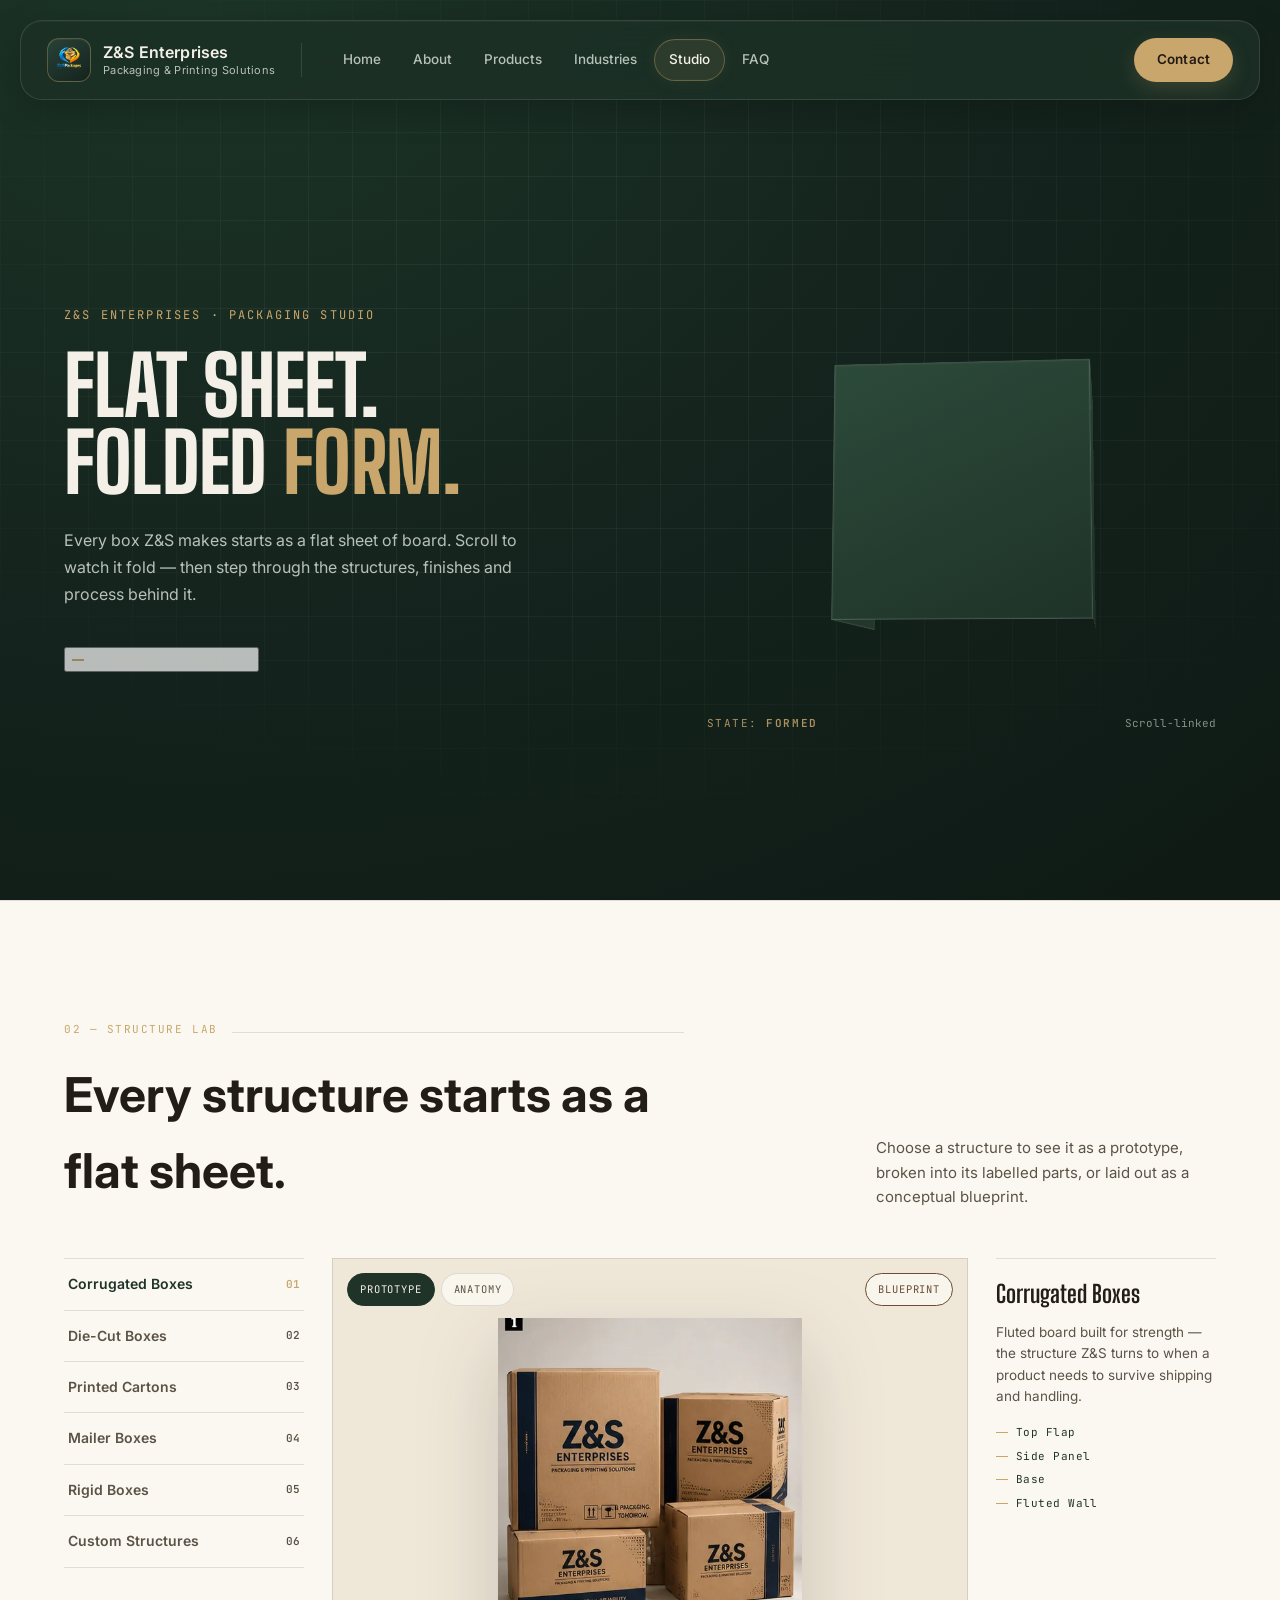
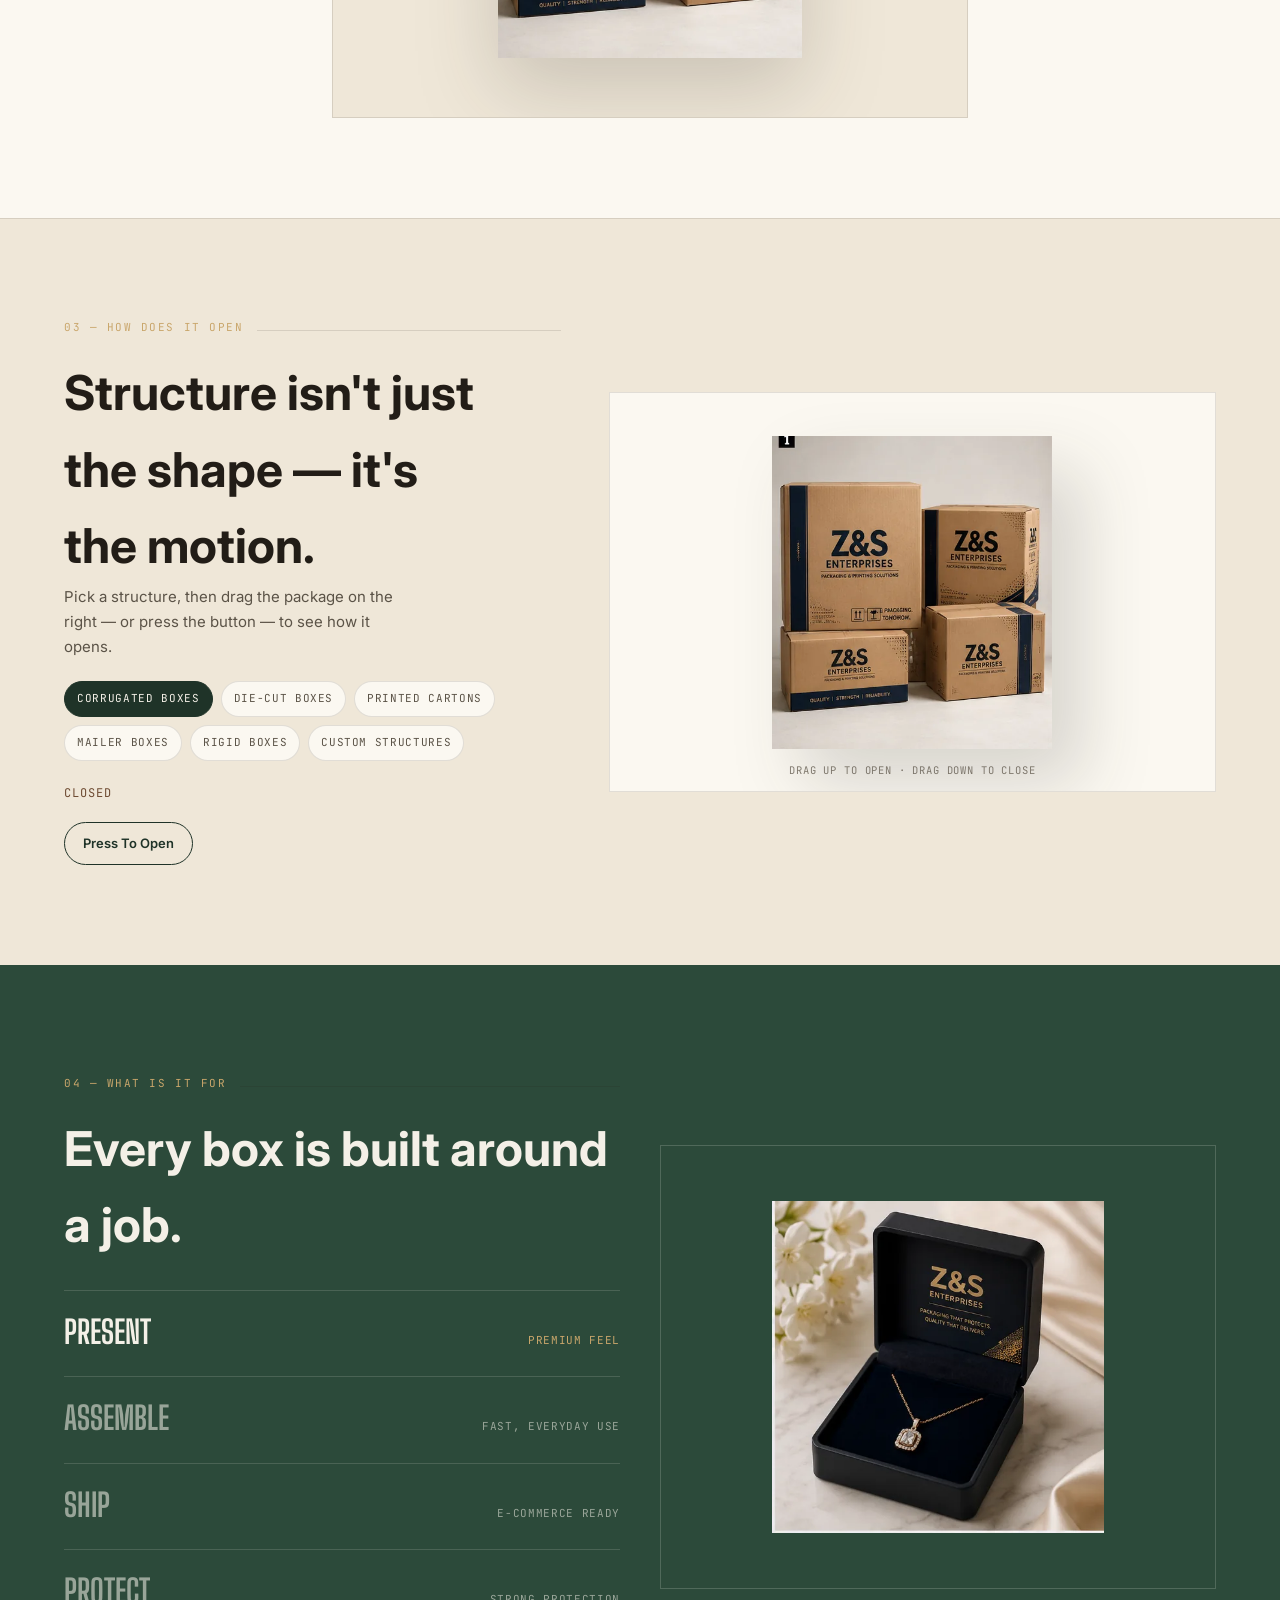
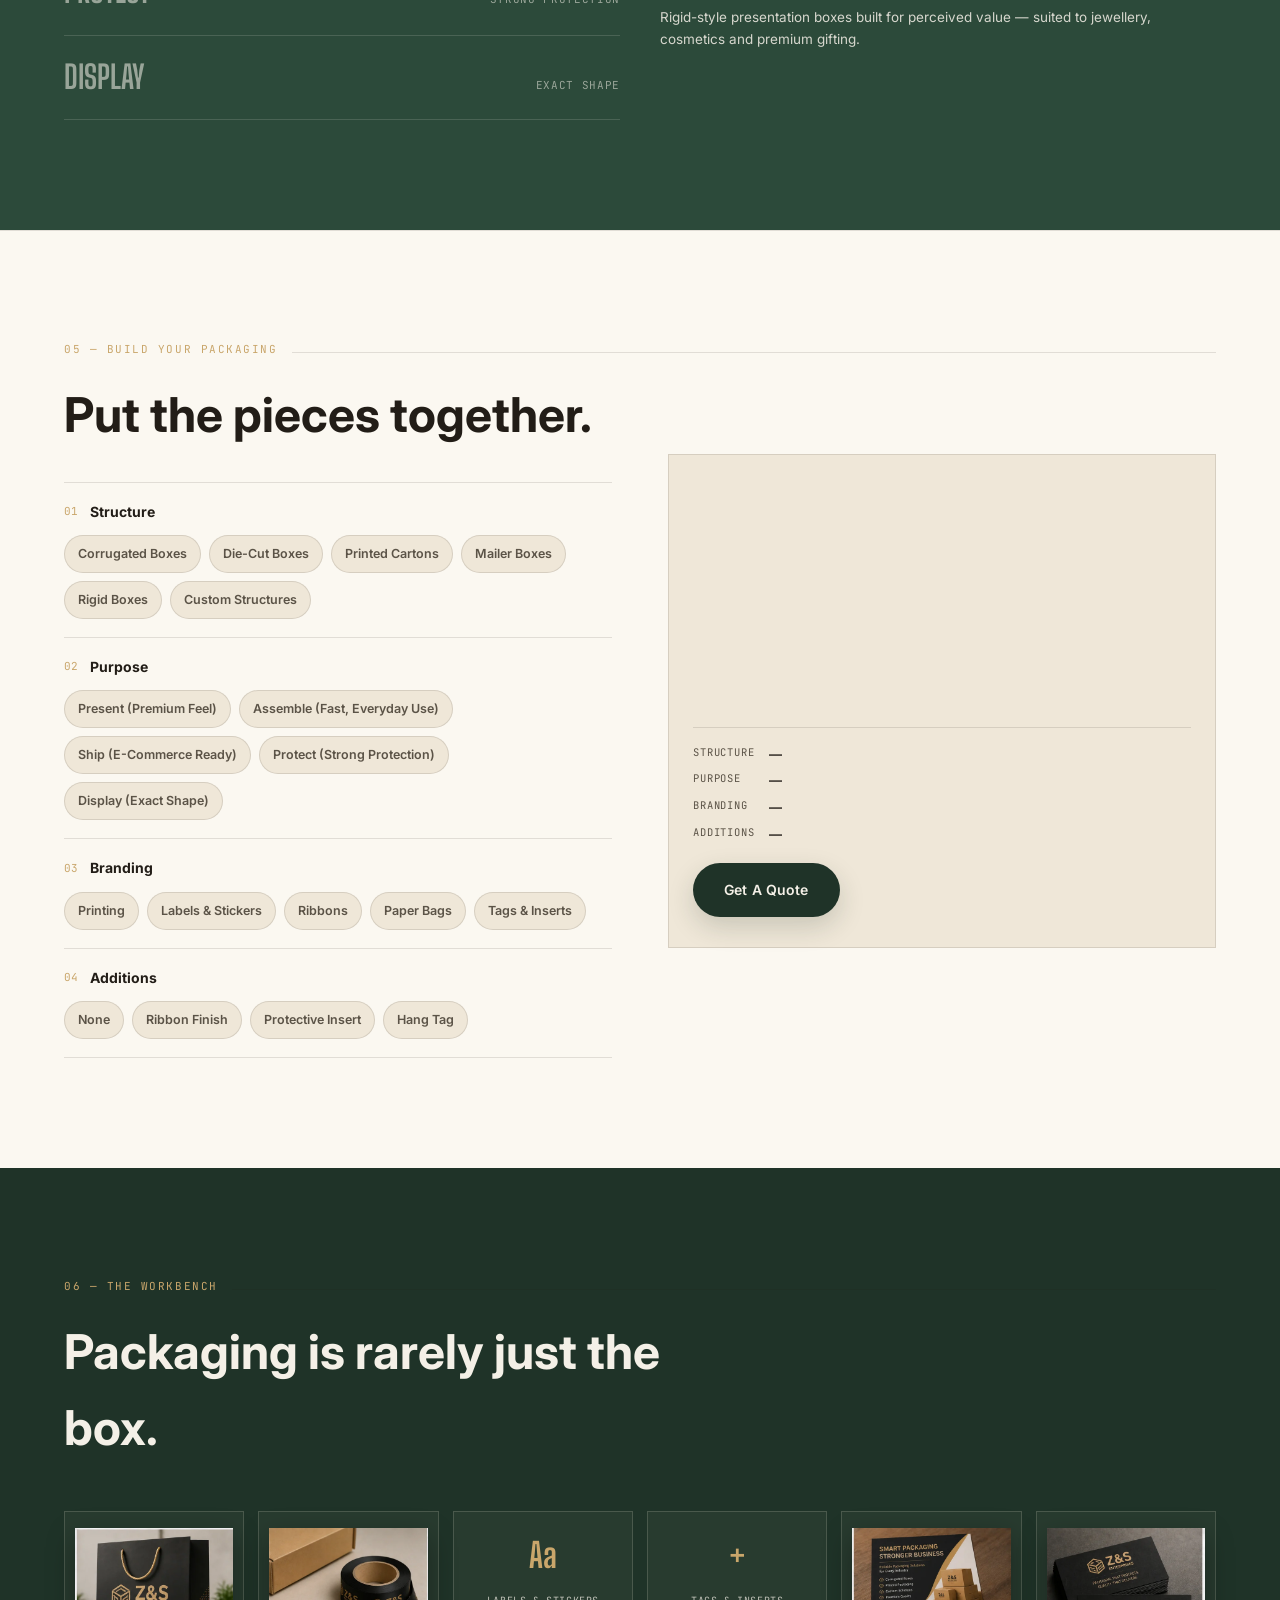
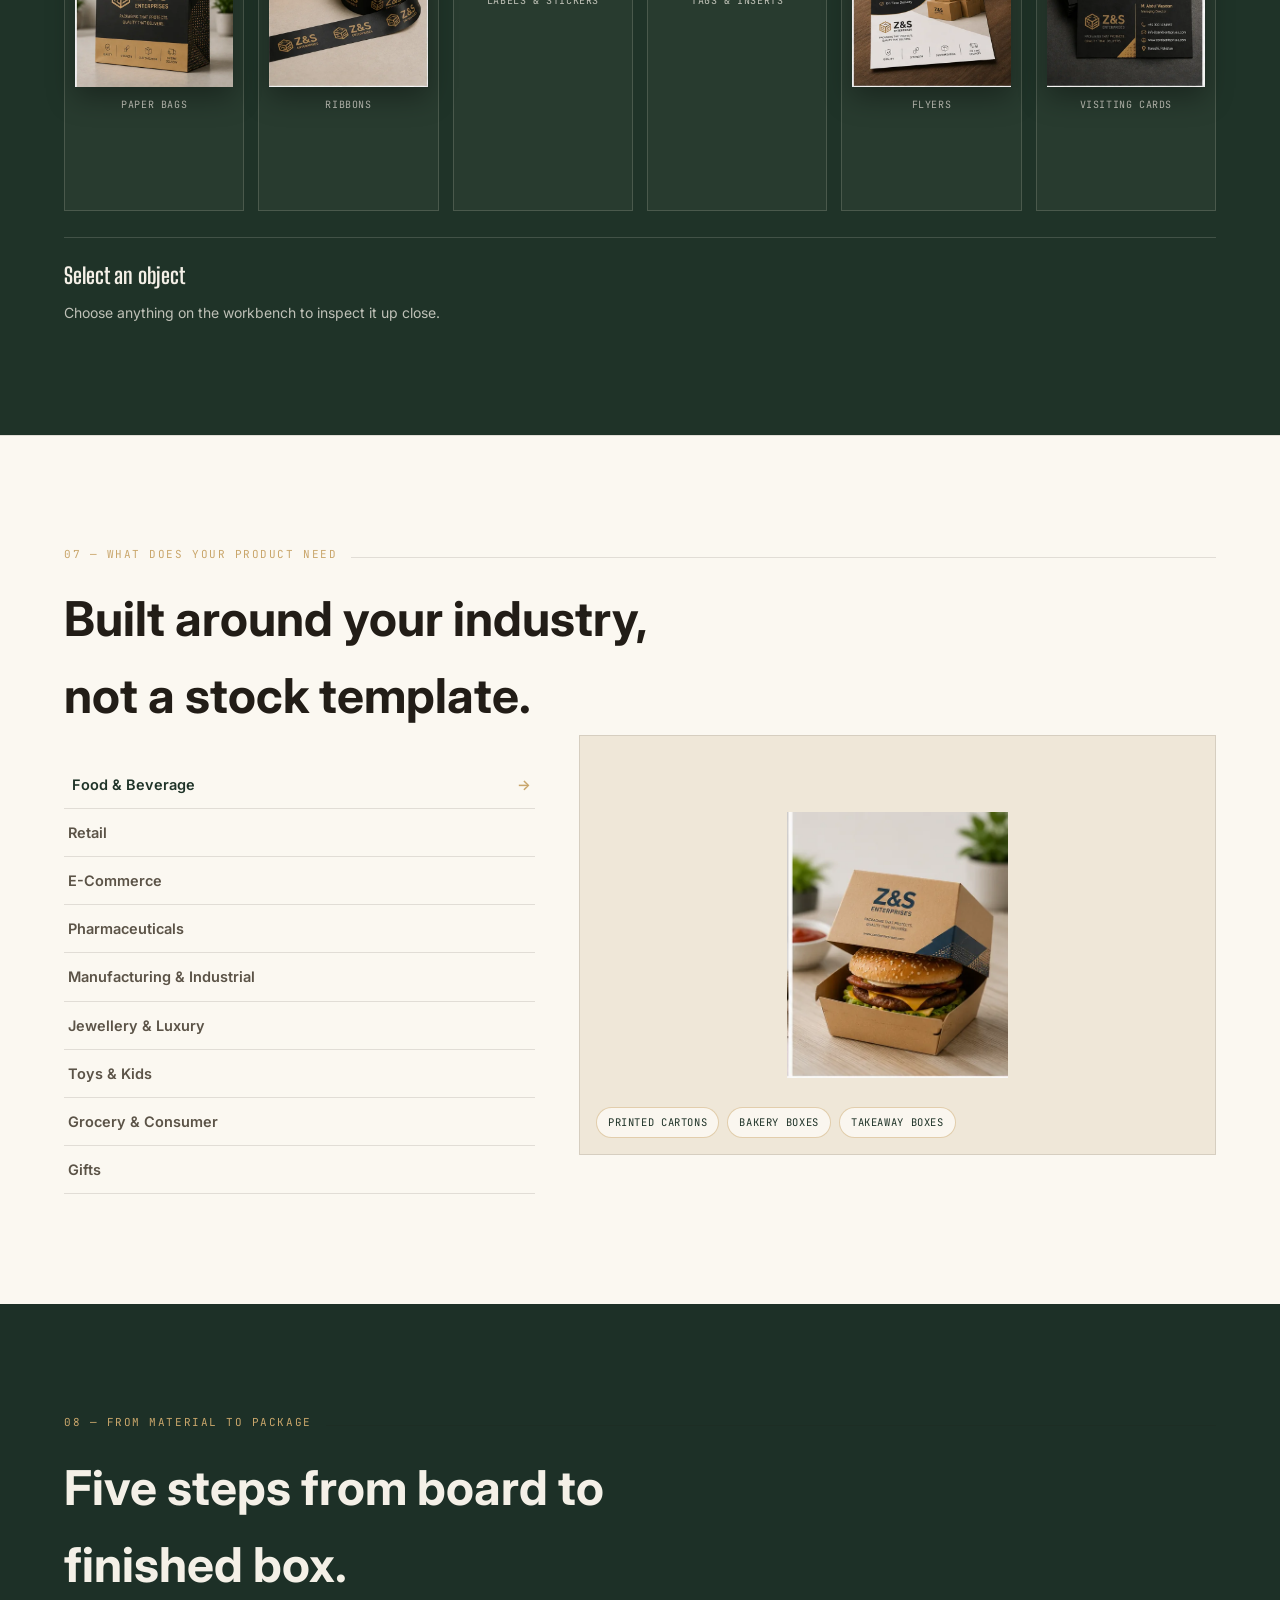
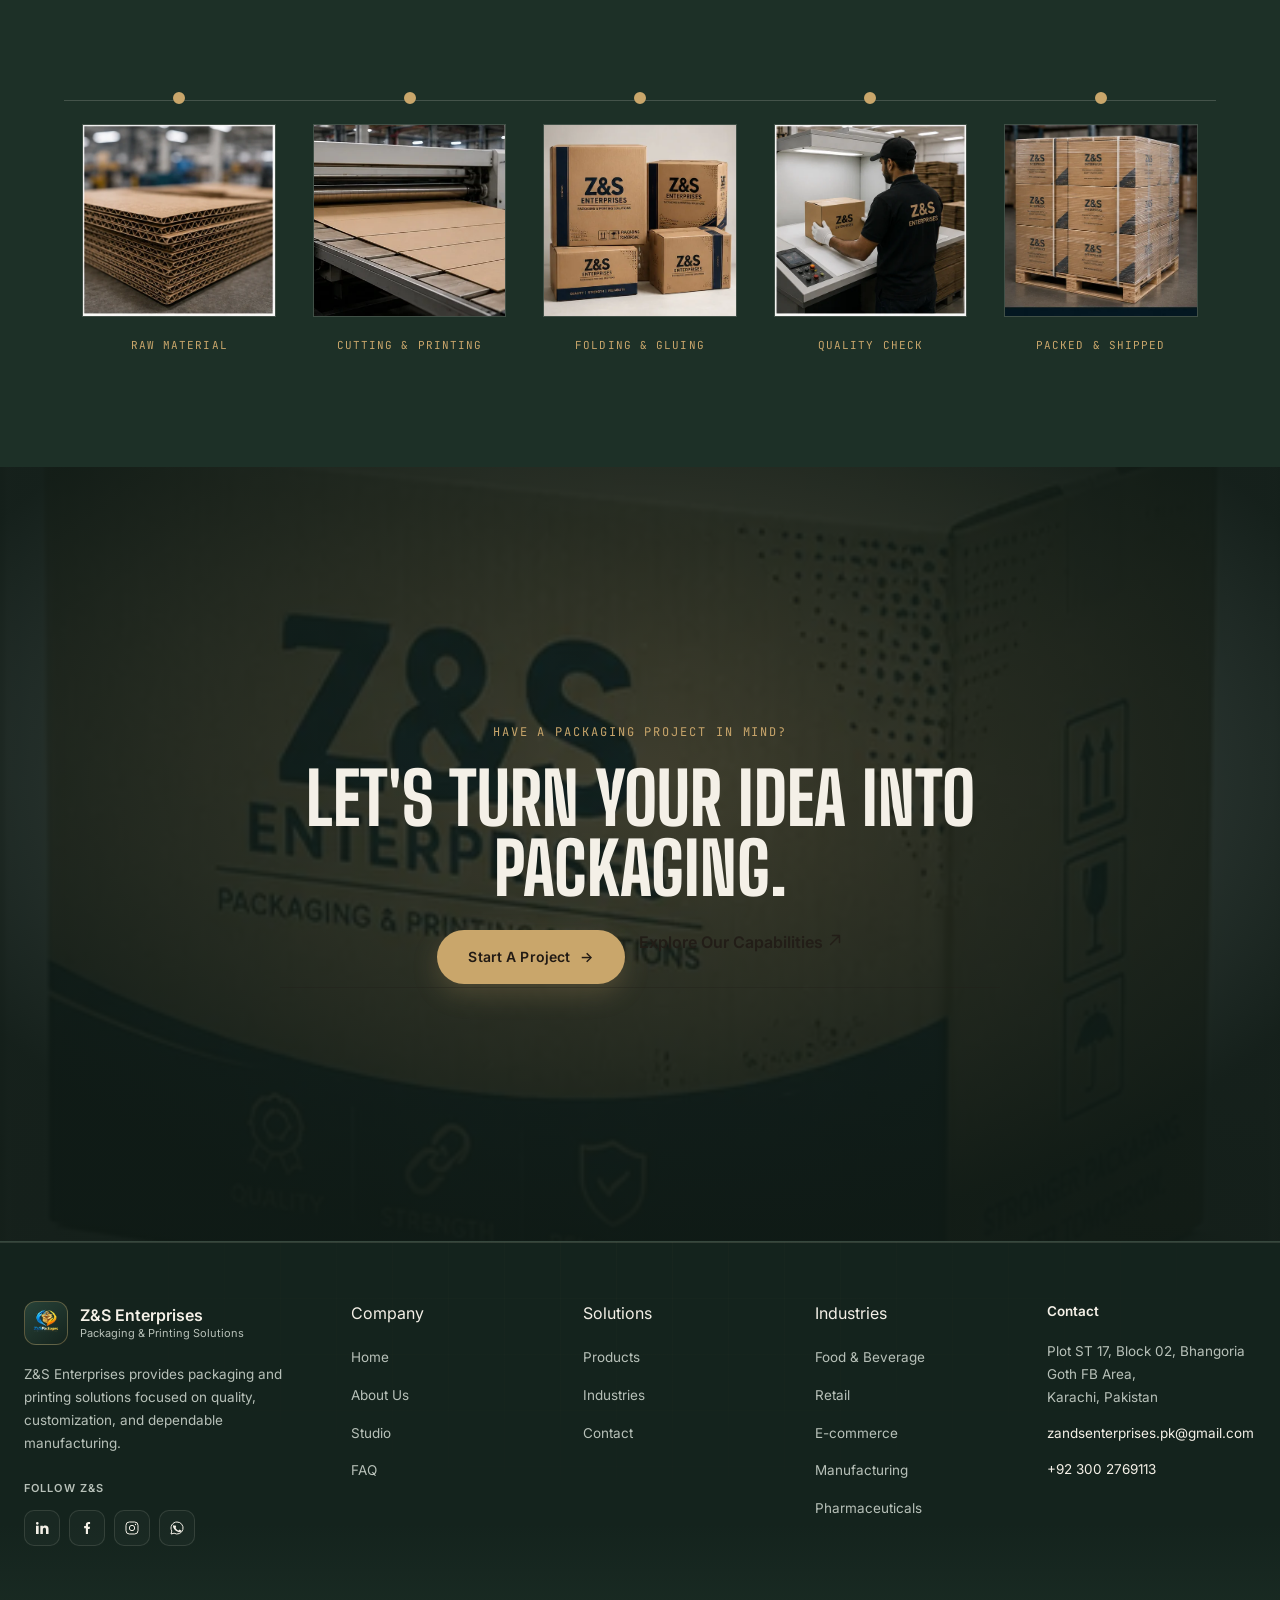
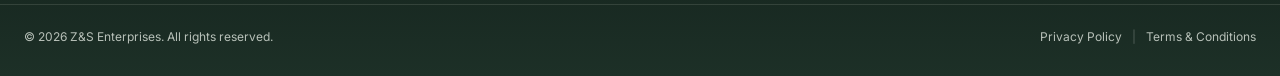
<file: studio.html>
<!DOCTYPE html>
<html lang="en">
<head>
<meta charset="UTF-8">
<meta name="viewport" content="width=device-width, initial-scale=1.0">
<title>Packaging Studio | Z&amp;S Enterprises Karachi</title>
<meta name="description" content="Explore the Z&S Enterprises Packaging Studio — an interactive look at structures, finishes and the process behind corrugated, printed and die-cut packaging made in Karachi, Pakistan.">
<meta property="og:title" content="Packaging Studio | Z&amp;S Enterprises Karachi">
<meta property="og:description" content="Explore the Z&S Enterprises Packaging Studio — an interactive look at structures, finishes and the process behind corrugated, printed and die-cut packaging made in Karachi, Pakistan.">
<meta property="og:type" content="website">
<meta property="og:url" content="https://www.zspackages.com/studio.html">
<meta property="og:image" content="https://www.zspackages.com/assets/img/logo.png">
<meta property="og:site_name" content="Z&amp;S Enterprises">
<meta name="twitter:card" content="summary">
<meta name="twitter:title" content="Packaging Studio | Z&amp;S Enterprises Karachi">
<meta name="twitter:description" content="Explore the Z&S Enterprises Packaging Studio — an interactive look at structures, finishes and the process behind corrugated, printed and die-cut packaging made in Karachi, Pakistan.">
<meta name="robots" content="index, follow">
<meta name="theme-color" content="#0d1120">
<link rel="canonical" href="https://www.zspackages.com/studio.html">
<link rel="icon" href="/assets/img/favicon-64.png" type="image/png" sizes="64x64">
<link rel="preconnect" href="https://fonts.googleapis.com">
<link rel="preconnect" href="https://fonts.gstatic.com" crossorigin>
<link href="https://fonts.googleapis.com/css2?family=Big+Shoulders+Display:wght@600;700;800&family=Inter:wght@400;500;600;700&family=JetBrains+Mono:wght@400;500;600&display=swap" rel="stylesheet">
<script>(function(){try{if(sessionStorage.getItem("zsPageTransitionIncoming")==="1"){document.documentElement.classList.add("zs-pt-incoming");}}catch(e){}})();</script>
<link rel="stylesheet" href="/assets/css/page-transition.css">
<link rel="stylesheet" href="/assets/css/navbar.css">
  <link rel="stylesheet" href="/assets/css/style.css">  <link rel="stylesheet" href="/assets/css/responsive.css">  <link rel="stylesheet" href="/assets/css/footer.css">
<link rel="stylesheet" href="/assets/css/studio.css">
<script type="application/ld+json">
{
  "@context": "https://schema.org",
  "@type": "Manufacturer",
  "name": "Z&S Enterprises",
  "url": "https://www.zspackages.com/",
  "logo": "https://www.zspackages.com/assets/img/logo.png",
  "description": "Custom corrugated, printed and die-cut packaging manufacturer serving pharmaceutical, food, cosmetics, retail and export businesses in Pakistan.",
  "address": {
    "@type": "PostalAddress",
    "streetAddress": "Plot ST 17, Block 02, Bhangoria Goth FB Area",
    "addressLocality": "Karachi",
    "addressCountry": "PK"
  },
  "telephone": "+92-300-2769113",
  "email": "zandsenterprises.pk@gmail.com",
  "sameAs": []
}
</script>
<!-- Meta Pixel Code -->
<script>
!function(f,b,e,v,n,t,s)
{if(f.fbq)return;n=f.fbq=function(){n.callMethod?
n.callMethod.apply(n,arguments):n.queue.push(arguments)};
if(!f._fbq)f._fbq=n;n.push=n;n.loaded=!0;n.version='2.0';
n.queue=[];t=b.createElement(e);t.async=!0;
t.src=v;s=b.getElementsByTagName(e)[0];
s.parentNode.insertBefore(t,s)}(window, document,'script',
'https://connect.facebook.net/en_US/fbevents.js');
fbq('init', '1441066424799809');
fbq('track', 'PageView');
</script>
<noscript><img height="1" width="1" style="display:none"
src="https://www.facebook.com/tr?id=1441066424799809&ev=PageView&noscript=1"
/></noscript>
<!-- End Meta Pixel Code -->
</head>
<body>
  <div id="zsPageTransition" class="zs-pt" role="presentation" aria-hidden="true">
    <div class="zs-pt-panel zs-pt-panel--a" aria-hidden="true"></div>
    <div class="zs-pt-panel zs-pt-panel--b" aria-hidden="true"></div>
  </div>
  <script src="/assets/js/page-transition.js"></script>

<div id="navbar-container"></div>
<main class="zs-studio">

  <!-- ============================================================
       01 — HERO — ENTER THE STUDIO (flat sheet -> folded package,
       scroll-linked via --fold custom property, driven by studio.js)
       ============================================================ -->
  <section class="zs-ps-hero" data-ps-hero>
    <div class="zs-ps-hero-grid" aria-hidden="true"></div>

    <div class="zs-studio-container zs-ps-hero-inner">
      <div class="zs-ps-hero-copy">
        <span class="zs-ps-hero-eyebrow">Z&amp;S Enterprises · Packaging Studio</span>
        <h1 class="zs-ps-hero-title">
          <span>FLAT SHEET.</span>
          <span>FOLDED <em>FORM.</em></span>
        </h1>
        <p class="zs-ps-hero-sub">Every box Z&amp;S makes starts as a flat sheet of board. Scroll to watch it fold — then step through the structures, finishes and process behind it.</p>
        <button type="button" class="zs-ps-hero-scroll">
          <span class="zs-ps-hero-scroll-track"></span>
          Scroll To Fold It
        </button>
      </div>

      <div class="zs-ps-fold-stage">
        <div class="zs-ps-fold-sheet">
          <div class="zs-ps-flap zs-ps-flap-base"></div>
          <div class="zs-ps-flap zs-ps-flap-top"></div>
          <div class="zs-ps-flap zs-ps-flap-left"></div>
          <div class="zs-ps-flap zs-ps-flap-right"></div>
        </div>
        <span class="zs-ps-fold-label">State: <span class="zs-ps-fold-state" data-ps-fold-state>Flat</span></span>
        <span class="zs-ps-hero-hint">Scroll-linked</span>
      </div>
    </div>
  </section>

  <!-- ============================================================
       02 — STRUCTURE LAB — prototype / anatomy / blueprint view
       ============================================================ -->
  <section class="zs-ps-lab" data-ps-lab>
    <div class="zs-studio-container">
      <div class="zs-ps-lab-head">
        <div>
          <div class="zs-studio-kicker">
            <span class="zs-mono-tag">02 — Structure Lab</span>
            <span class="zs-studio-kicker-line"></span>
          </div>
          <h2 class="zs-ps-lab-title" data-ps-reveal>Every structure starts as a flat sheet.</h2>
        </div>
        <p class="zs-ps-lab-desc" data-ps-reveal>Choose a structure to see it as a prototype, broken into its labelled parts, or laid out as a conceptual blueprint.</p>
      </div>

      <div class="zs-ps-lab-grid">
        <ul class="zs-ps-structs" data-ps-lab-list></ul>

        <div class="zs-ps-stage" data-ps-lab-stage data-mode="prototype">
          <div class="zs-ps-stage-modes">
            <button type="button" class="zs-ps-mode-btn is-active" data-ps-mode="prototype" aria-pressed="true">Prototype</button>
            <button type="button" class="zs-ps-mode-btn" data-ps-mode="anatomy" aria-pressed="false">Anatomy</button>
          </div>
          <button type="button" class="zs-ps-blueprint-toggle" data-ps-blueprint aria-pressed="false">Blueprint</button>

          <div class="zs-ps-stage-media" data-ps-lab-media>
            <div class="zs-ps-anatomy-layers" data-ps-lab-layers></div>
          </div>

          <div class="zs-ps-blueprint-overlay" aria-hidden="true"></div>
          <p class="zs-ps-blueprint-note" data-ps-blueprint-note></p>
        </div>

        <div class="zs-ps-struct-meta">
          <p class="zs-ps-struct-meta-name" data-ps-lab-name></p>
          <p class="zs-ps-struct-meta-desc" data-ps-lab-desc></p>
          <ul class="zs-ps-struct-meta-labels" data-ps-lab-labels></ul>
        </div>
      </div>
    </div>
  </section>

  <!-- ============================================================
       03 — HOW DOES IT OPEN — drag or press to open
       ============================================================ -->
  <section class="zs-ps-open" data-ps-open>
    <div class="zs-studio-container zs-ps-open-inner">
      <div class="zs-ps-open-copy">
        <div class="zs-studio-kicker">
          <span class="zs-mono-tag">03 — How Does It Open</span>
          <span class="zs-studio-kicker-line"></span>
        </div>
        <h2 class="zs-ps-lab-title" data-ps-reveal>Structure isn't just the shape — it's the motion.</h2>
        <p class="zs-ps-lab-desc" data-ps-reveal>Pick a structure, then drag the package on the right — or press the button — to see how it opens.</p>

        <div class="zs-ps-open-select" data-ps-open-select></div>
        <span class="zs-ps-open-status" data-ps-open-status>Closed</span>
        <br>
        <button type="button" class="zs-ps-open-btn" data-ps-open-toggle aria-pressed="false">Press To Open</button>
      </div>

      <div class="zs-ps-open-stage" data-ps-open-stage>
        <div class="zs-ps-open-media" data-ps-open-media></div>
        <div class="zs-ps-open-glow" aria-hidden="true"></div>
        <p class="zs-ps-open-instructions">Drag up to open · drag down to close</p>
      </div>
    </div>
  </section>

  <!-- ============================================================
       04 — PURPOSE / SCENE TRANSFORMATION
       ============================================================ -->
  <section class="zs-ps-purpose" data-ps-purpose>
    <div class="zs-studio-container zs-ps-purpose-inner">
      <div>
        <div class="zs-studio-kicker">
          <span class="zs-mono-tag">04 — What Is It For</span>
          <span class="zs-studio-kicker-line"></span>
        </div>
        <h2 class="zs-ps-lab-title" data-ps-reveal>Every box is built around a job.</h2>
        <ul class="zs-ps-purpose-list" data-ps-purpose-list></ul>
      </div>

      <div class="zs-ps-purpose-media">
        <div class="zs-ps-purpose-scene" data-ps-purpose-scene></div>
        <p class="zs-ps-purpose-copy" data-ps-purpose-copy></p>
      </div>
    </div>
  </section>

  <!-- ============================================================
       05 — BUILD YOUR PACKAGING — configurator
       ============================================================ -->
  <section class="zs-ps-config" data-ps-config>
    <div class="zs-studio-container">
      <div class="zs-studio-kicker">
        <span class="zs-mono-tag">05 — Build Your Packaging</span>
        <span class="zs-studio-kicker-line"></span>
      </div>
      <h2 class="zs-ps-lab-title" data-ps-reveal>Put the pieces together.</h2>

      <div class="zs-ps-config-grid">
        <div>
          <ol class="zs-ps-config-steps">
            <li class="zs-ps-config-step">
              <div class="zs-ps-config-step-head">
                <span class="zs-ps-config-step-num">01</span>
                <span class="zs-ps-config-step-name">Structure</span>
              </div>
              <div class="zs-ps-config-options" data-ps-config-group="structure"></div>
            </li>
            <li class="zs-ps-config-step">
              <div class="zs-ps-config-step-head">
                <span class="zs-ps-config-step-num">02</span>
                <span class="zs-ps-config-step-name">Purpose</span>
              </div>
              <div class="zs-ps-config-options" data-ps-config-group="purpose"></div>
            </li>
            <li class="zs-ps-config-step">
              <div class="zs-ps-config-step-head">
                <span class="zs-ps-config-step-num">03</span>
                <span class="zs-ps-config-step-name">Branding</span>
              </div>
              <div class="zs-ps-config-options" data-ps-config-group="branding"></div>
            </li>
            <li class="zs-ps-config-step">
              <div class="zs-ps-config-step-head">
                <span class="zs-ps-config-step-num">04</span>
                <span class="zs-ps-config-step-name">Additions</span>
              </div>
              <div class="zs-ps-config-options" data-ps-config-group="additions"></div>
            </li>
          </ol>
        </div>

        <div class="zs-ps-config-visual">
          <div class="zs-ps-config-stack">
            <div class="zs-ps-config-stack-layer" data-ps-layer="structure"></div>
            <div class="zs-ps-config-stack-layer" data-ps-layer="branding"></div>
            <div class="zs-ps-config-stack-layer" data-ps-layer="additions"></div>
          </div>
          <div class="zs-ps-config-summary">
            <dl>
              <dt>Structure</dt><dd data-ps-summary="structure">—</dd>
              <dt>Purpose</dt><dd data-ps-summary="purpose">—</dd>
              <dt>Branding</dt><dd data-ps-summary="branding">—</dd>
              <dt>Additions</dt><dd data-ps-summary="additions">—</dd>
            </dl>
            <span class="zs-ps-config-ready" data-ps-config-ready style="display:none;">Ready to request a quote</span>
            <a href="/contact.html#contact-form" class="zs-btn zs-btn--primary" data-ps-config-cta>Get A Quote</a>
          </div>
        </div>
      </div>
    </div>
  </section>

  <!-- ============================================================
       06 — THE PACKAGING WORKBENCH — related print & finishing objects
       ============================================================ -->
  <section class="zs-ps-bench" data-ps-bench>
    <div class="zs-studio-container">
      <div class="zs-studio-kicker">
        <span class="zs-mono-tag">06 — The Workbench</span>
        <span class="zs-studio-kicker-line"></span>
      </div>
      <h2 class="zs-ps-lab-title" data-ps-reveal>Packaging is rarely just the box.</h2>

      <div class="zs-ps-bench-desk" data-ps-bench-desk></div>

      <div class="zs-ps-bench-info">
        <h3 class="zs-ps-bench-info-name" data-ps-bench-name>Select an object</h3>
        <p class="zs-ps-bench-info-desc" data-ps-bench-desc>Choose anything on the workbench to inspect it up close.</p>
        <span class="zs-ps-bench-info-hint" data-ps-bench-hint></span>
      </div>
    </div>
  </section>

  <!-- ============================================================
       07 — WHAT DOES YOUR PRODUCT NEED — industry scenes
       ============================================================ -->
  <section class="zs-ps-industry" data-ps-industry>
    <div class="zs-studio-container">
      <div class="zs-studio-kicker">
        <span class="zs-mono-tag">07 — What Does Your Product Need</span>
        <span class="zs-studio-kicker-line"></span>
      </div>
      <h2 class="zs-ps-lab-title" data-ps-reveal>Built around your industry, not a stock template.</h2>

      <div class="zs-ps-industry-inner">
        <ul class="zs-ps-industry-rail" data-ps-industry-rail></ul>

        <div class="zs-ps-industry-scene" data-ps-industry-scene>
          <div class="zs-ps-industry-chips" data-ps-industry-chips></div>
        </div>
      </div>
    </div>
  </section>

  <!-- ============================================================
       08 — FROM MATERIAL TO PACKAGE — process timeline
       ============================================================ -->
  <section class="zs-ps-process" data-ps-process>
    <div class="zs-studio-container">
      <div class="zs-studio-kicker">
        <span class="zs-mono-tag">08 — From Material To Package</span>
        <span class="zs-studio-kicker-line"></span>
      </div>
      <h2 class="zs-ps-lab-title" data-ps-reveal>Five steps from board to finished box.</h2>

      <div class="zs-ps-process-track">
        <div class="zs-ps-process-step">
          <div class="zs-ps-process-dot"></div>
          <div class="zs-ps-process-media">
            <img src="/assets/img/06-zs-corrugated-cardboard-material.webp" alt="Raw corrugated board material" loading="lazy">
          </div>
          <span class="zs-ps-process-name">Raw Material</span>
        </div>
        <div class="zs-ps-process-step">
          <div class="zs-ps-process-dot"></div>
          <div class="zs-ps-process-media">
            <img src="/assets/img/05-zs-cardboard-sheet-processing.webp" alt="Cardboard sheet being processed" loading="lazy">
          </div>
          <span class="zs-ps-process-name">Cutting &amp; Printing</span>
        </div>
        <div class="zs-ps-process-step">
          <div class="zs-ps-process-dot"></div>
          <div class="zs-ps-process-media">
            <img src="/assets/img/01-zs-corrugated-box-set.webp" alt="Folded and glued corrugated boxes" loading="lazy">
          </div>
          <span class="zs-ps-process-name">Folding &amp; Gluing</span>
        </div>
        <div class="zs-ps-process-step">
          <div class="zs-ps-process-dot"></div>
          <div class="zs-ps-process-media">
            <img src="/assets/img/05-zs-packaging-quality-inspection.webp" alt="Quality inspection of finished packaging" loading="lazy">
          </div>
          <span class="zs-ps-process-name">Quality Check</span>
        </div>
        <div class="zs-ps-process-step">
          <div class="zs-ps-process-dot"></div>
          <div class="zs-ps-process-media">
            <img src="/assets/img/05-zs-palletized-cartons.webp" alt="Palletized finished cartons ready for delivery" loading="lazy">
          </div>
          <span class="zs-ps-process-name">Packed &amp; Shipped</span>
        </div>
      </div>
    </div>
  </section>

  <!-- ============================================================
       09 — FINAL CTA
       ============================================================ -->
  <section class="zs-ps-cta" data-ps-cta>
    <div class="zs-ps-cta-media" aria-hidden="true"></div>
    <div class="zs-ps-cta-scrim" aria-hidden="true"></div>
    <div class="zs-ps-cta-inner">
      <span class="zs-ps-cta-eyebrow">Have A Packaging Project In Mind?</span>
      <h2 class="zs-ps-cta-title">Let's turn your idea into packaging.</h2>
      <div class="zs-ps-cta-actions">
        <a href="/contact.html" class="zs-btn zs-btn--on-dark">Start A Project <span aria-hidden="true">→</span></a>
        <a href="/product.html" class="zs-btn--text">
          Explore Our Capabilities
          <svg class="zs-arrow" width="16" height="16" viewBox="0 0 16 16" fill="none" aria-hidden="true">
            <path d="M3.5 12.5L12.5 3.5M12.5 3.5H5.5M12.5 3.5V10.5" stroke="currentColor" stroke-width="1.4"
              stroke-linecap="round" stroke-linejoin="round" />
          </svg>
        </a>
      </div>
    </div>
  </section>

</main>



<div id="footer-container"></div>

<script src="/assets/js/navbar.js"></script>  <script src="/assets/js/animation.js"></script><script src="/assets/js/main.js"></script>
<script src="/assets/js/studio.js"></script>
<script src="/assets/js/footer.js"></script>
</body>
</html>
</file>
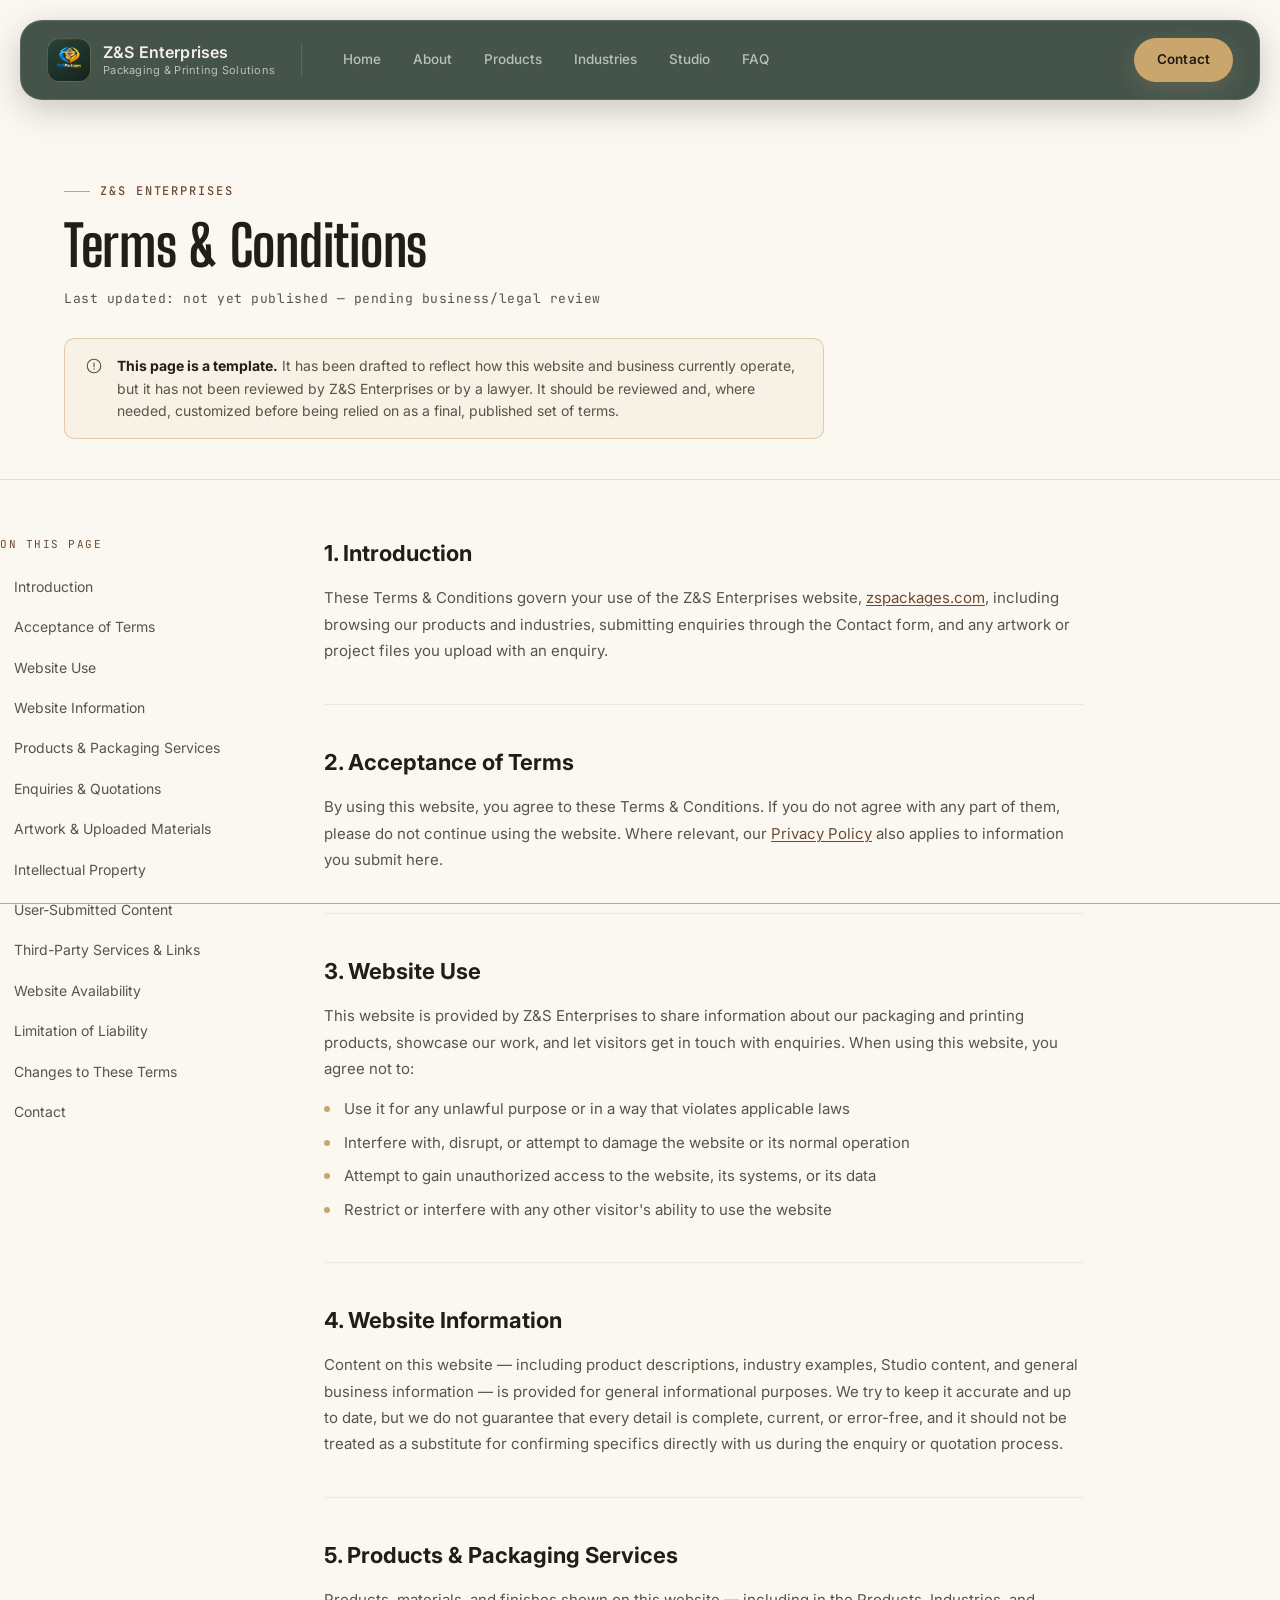
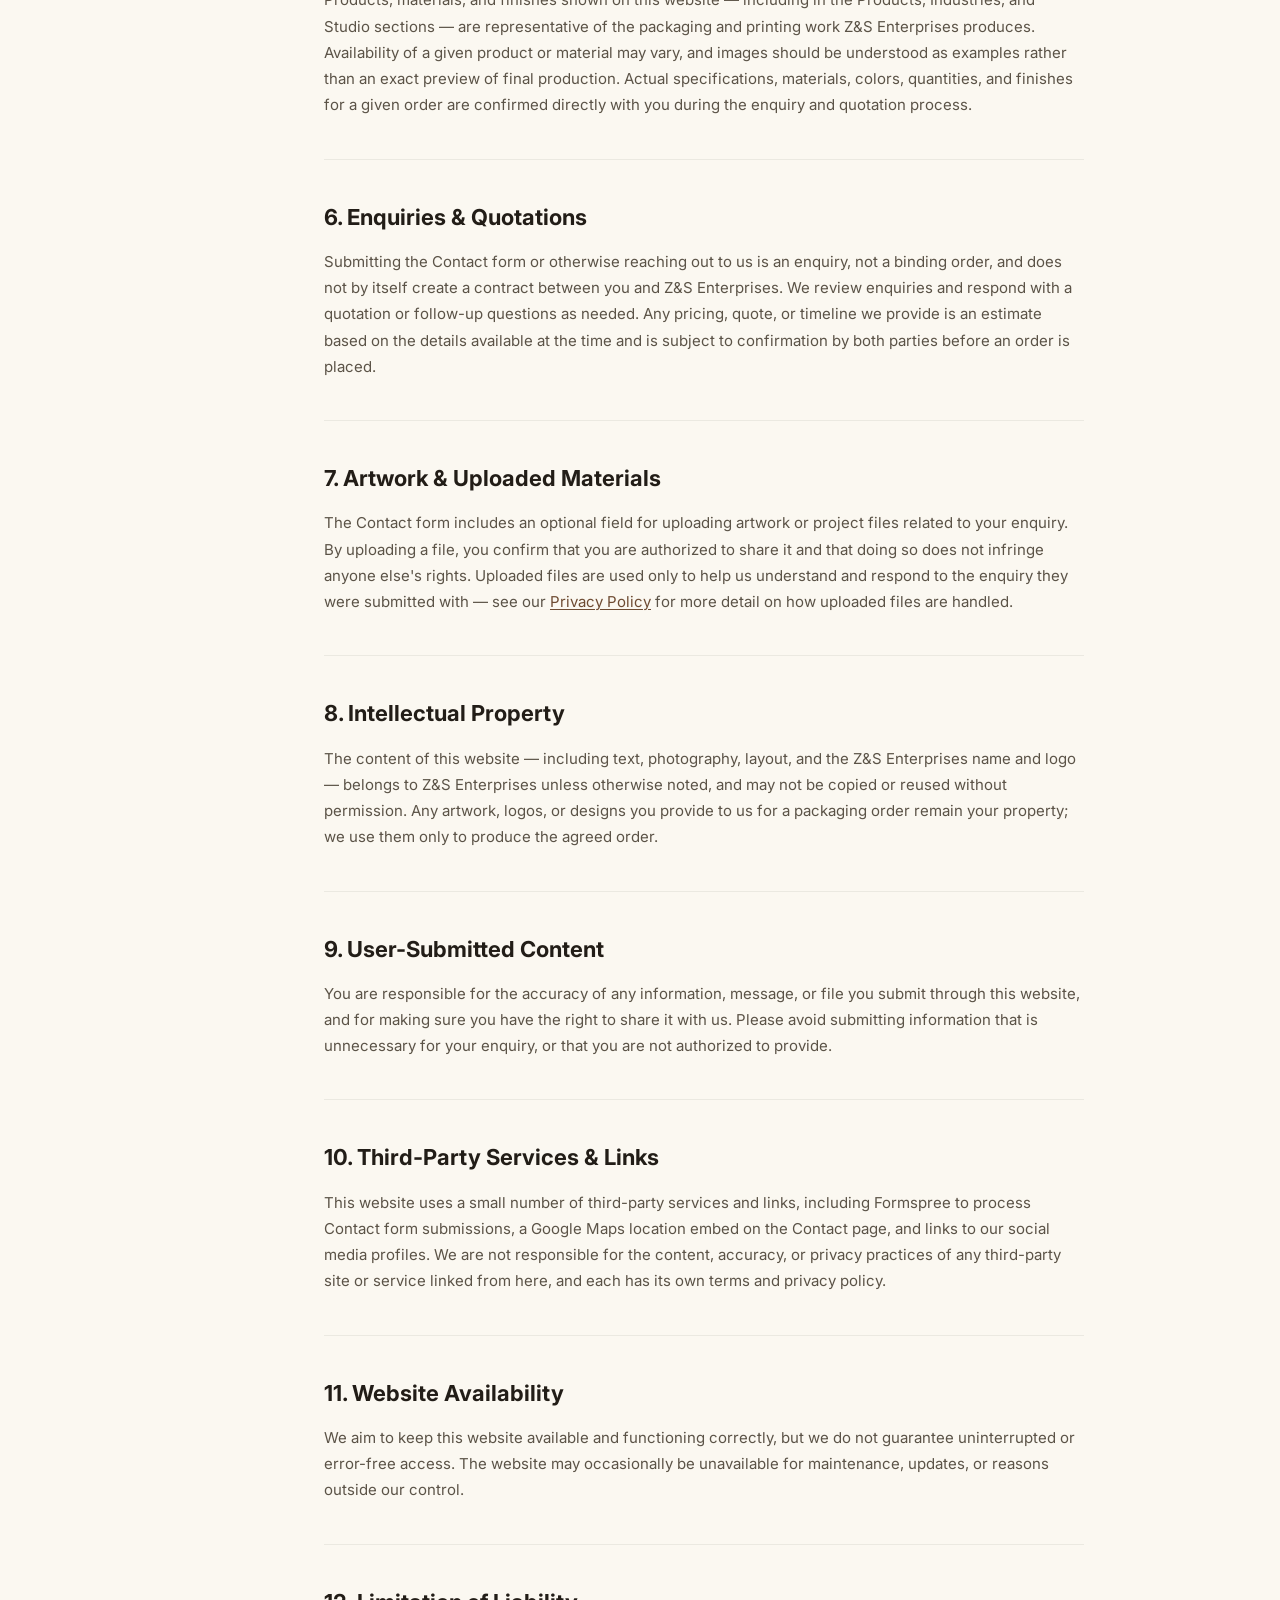
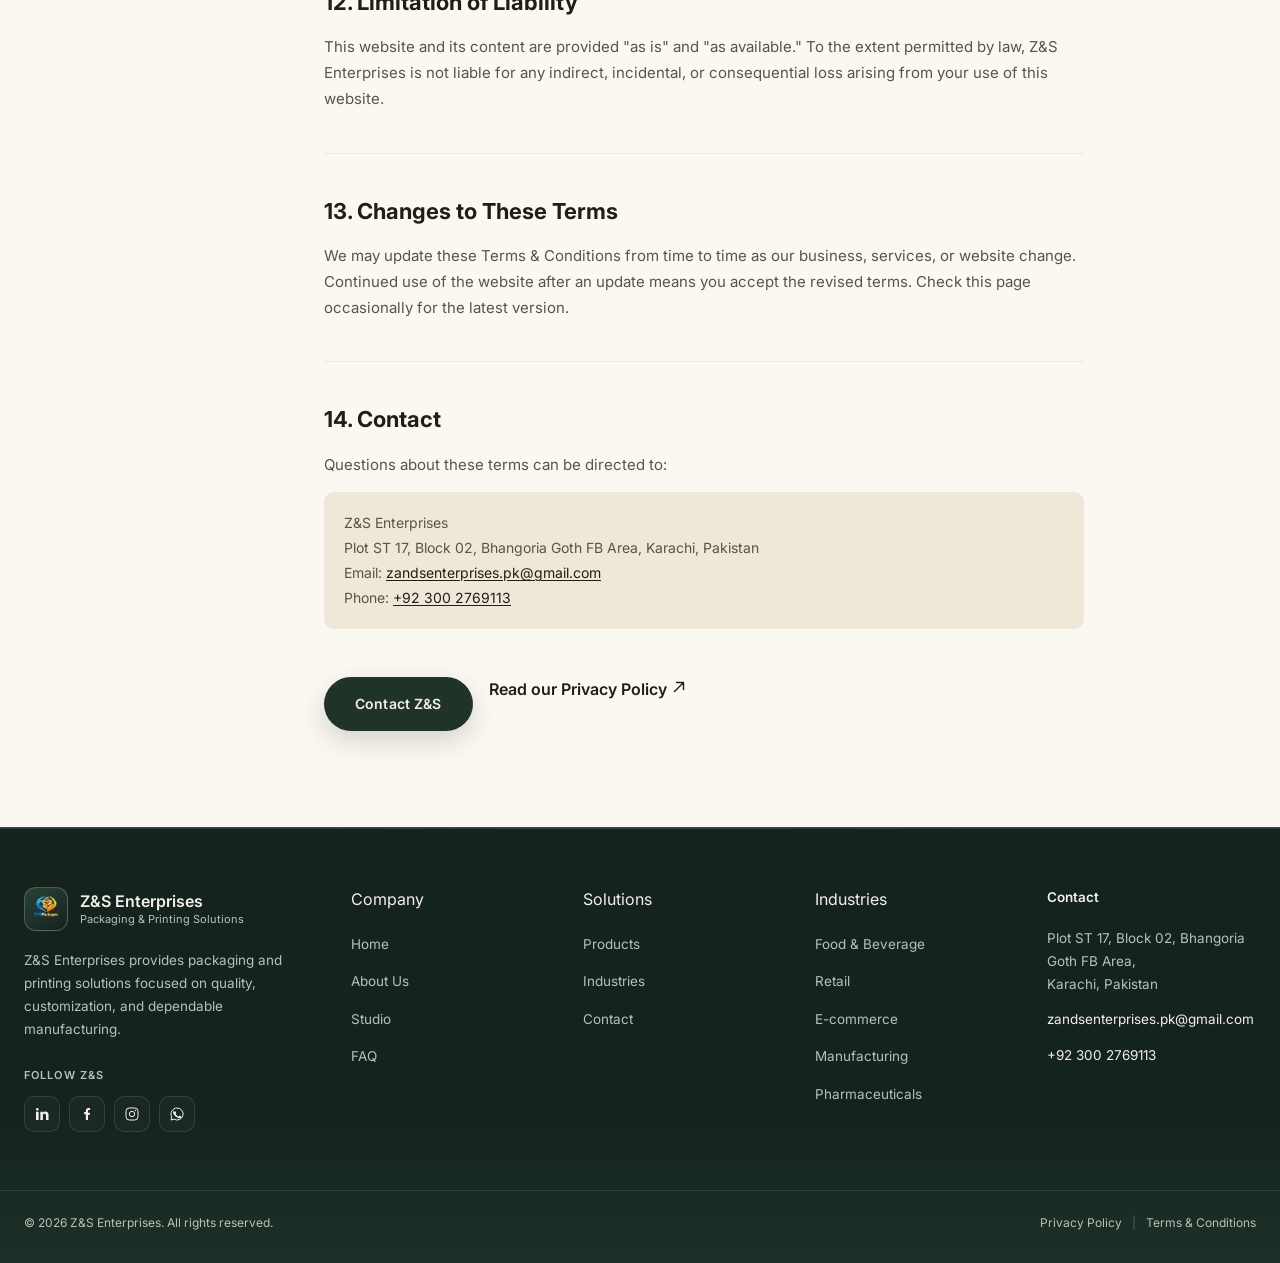
<file: terms.html>
<!DOCTYPE html>
<html lang="en">
<head>
<meta charset="UTF-8">
<meta name="viewport" content="width=device-width, initial-scale=1.0">
<title>Terms &amp; Conditions | Z&amp;S Enterprises — Packaging &amp; Printing Solutions</title>
<meta name="description" content="Terms governing use of the Z&S Enterprises website, product and pricing information, quotes and enquiries, and intellectual property.">
<meta property="og:title" content="Terms &amp; Conditions | Z&amp;S Enterprises">
<meta property="og:description" content="Terms governing use of the Z&S Enterprises website, product and pricing information, quotes and enquiries, and intellectual property.">
<meta property="og:type" content="website">
<meta property="og:url" content="https://www.zspackages.com/terms.html">
<meta property="og:image" content="https://www.zspackages.com/assets/img/logo.png">
<meta property="og:site_name" content="Z&amp;S Enterprises">
<meta name="twitter:card" content="summary">
<meta name="twitter:title" content="Terms &amp; Conditions | Z&amp;S Enterprises">
<meta name="twitter:description" content="Terms governing use of the Z&S Enterprises website, product and pricing information, quotes and enquiries, and intellectual property.">
<meta name="robots" content="index, follow">
<meta name="theme-color" content="#14231D">
<link rel="canonical" href="https://www.zspackages.com/terms.html">
<link rel="icon" href="/assets/img/favicon-64.png" type="image/png" sizes="64x64">
<link rel="preconnect" href="https://fonts.googleapis.com">
<link rel="preconnect" href="https://fonts.gstatic.com" crossorigin>
<link href="https://fonts.googleapis.com/css2?family=Big+Shoulders+Display:wght@600;700;800&family=Inter:wght@400;500;600;700&family=JetBrains+Mono:wght@400;500;600&display=swap" rel="stylesheet">
<script>(function(){try{if(sessionStorage.getItem("zsPageTransitionIncoming")==="1"){document.documentElement.classList.add("zs-pt-incoming");}}catch(e){}})();</script>
<link rel="stylesheet" href="/assets/css/page-transition.css">
<link rel="stylesheet" href="/assets/css/navbar.css">
<link rel="stylesheet" href="/assets/css/style.css">
<link rel="stylesheet" href="/assets/css/legal.css">
<link rel="stylesheet" href="/assets/css/responsive.css">
<link rel="stylesheet" href="/assets/css/footer.css">
<script type="application/ld+json">
{
  "@context": "https://schema.org",
  "@type": "WebPage",
  "name": "Terms & Conditions",
  "url": "https://www.zspackages.com/terms.html",
  "isPartOf": {
    "@type": "WebSite",
    "name": "Z&S Enterprises",
    "url": "https://www.zspackages.com/"
  }
}
</script>
<!-- Meta Pixel Code -->
<script>
!function(f,b,e,v,n,t,s)
{if(f.fbq)return;n=f.fbq=function(){n.callMethod?
n.callMethod.apply(n,arguments):n.queue.push(arguments)};
if(!f._fbq)f._fbq=n;n.push=n;n.loaded=!0;n.version='2.0';
n.queue=[];t=b.createElement(e);t.async=!0;
t.src=v;s=b.getElementsByTagName(e)[0];
s.parentNode.insertBefore(t,s)}(window, document,'script',
'https://connect.facebook.net/en_US/fbevents.js');
fbq('init', '1441066424799809');
fbq('track', 'PageView');
</script>
<noscript><img height="1" width="1" style="display:none"
src="https://www.facebook.com/tr?id=1441066424799809&ev=PageView&noscript=1"
/></noscript>
<!-- End Meta Pixel Code -->
</head>
<body>
  <div id="zsPageTransition" class="zs-pt" role="presentation" aria-hidden="true">
    <div class="zs-pt-panel zs-pt-panel--a" aria-hidden="true"></div>
    <div class="zs-pt-panel zs-pt-panel--b" aria-hidden="true"></div>
  </div>
  <script src="/assets/js/page-transition.js"></script>

<div id="navbar-container"></div>

<main class="zs-legal-page">

  <section class="zs-legal-hero">
    <div class="zs-container">
      <span class="zs-eyebrow">Z&amp;S Enterprises</span>
      <h1 class="zs-heading-lg zs-legal-hero-title">Terms &amp; Conditions</h1>
      <span class="zs-legal-hero-updated">Last updated: not yet published — pending business/legal review</span>

      <div class="zs-legal-notice">
        <svg width="18" height="18" viewBox="0 0 24 24" fill="none" aria-hidden="true">
          <circle cx="12" cy="12" r="9" stroke="currentColor" stroke-width="1.5"/>
          <path d="M12 8v5" stroke="currentColor" stroke-width="1.5" stroke-linecap="round"/>
          <circle cx="12" cy="16" r="0.9" fill="currentColor"/>
        </svg>
        <p><strong>This page is a template.</strong> It has been drafted to reflect how this website
        and business currently operate, but it has not been reviewed by Z&amp;S Enterprises or by a
        lawyer. It should be reviewed and, where needed, customized before being relied on as a
        final, published set of terms.</p>
      </div>
    </div>
  </section>

  <section class="zs-legal-body zs-container">

      <nav class="zs-legal-toc" aria-label="Terms and Conditions sections">
        <span class="zs-legal-toc-label">On this page</span>
        <ul class="zs-legal-toc-list">
          <li><a href="#introduction">Introduction</a></li>
          <li><a href="#acceptance">Acceptance of Terms</a></li>
          <li><a href="#website-use">Website Use</a></li>
          <li><a href="#website-information">Website Information</a></li>
          <li><a href="#products-services">Products &amp; Packaging Services</a></li>
          <li><a href="#quotes-enquiries">Enquiries &amp; Quotations</a></li>
          <li><a href="#artwork">Artwork &amp; Uploaded Materials</a></li>
          <li><a href="#intellectual-property">Intellectual Property</a></li>
          <li><a href="#user-content">User-Submitted Content</a></li>
          <li><a href="#third-party-links">Third-Party Services &amp; Links</a></li>
          <li><a href="#availability">Website Availability</a></li>
          <li><a href="#liability">Limitation of Liability</a></li>
          <li><a href="#changes">Changes to These Terms</a></li>
          <li><a href="#contact">Contact</a></li>
        </ul>
      </nav>

      <div class="zs-legal-content">

        <div class="zs-legal-section" id="introduction">
          <h2 class="zs-heading-md zs-legal-section-title">1. Introduction</h2>
          <p>These Terms &amp; Conditions govern your use of the Z&amp;S Enterprises website,
          <a href="https://www.zspackages.com/">zspackages.com</a>, including browsing our products
          and industries, submitting enquiries through the Contact form, and any artwork or project
          files you upload with an enquiry.</p>
        </div>

        <div class="zs-legal-section" id="acceptance">
          <h2 class="zs-heading-md zs-legal-section-title">2. Acceptance of Terms</h2>
          <p>By using this website, you agree to these Terms &amp; Conditions. If you do not agree
          with any part of them, please do not continue using the website. Where relevant, our
          <a href="/privacy.html">Privacy Policy</a> also applies to information you submit here.</p>
        </div>

        <div class="zs-legal-section" id="website-use">
          <h2 class="zs-heading-md zs-legal-section-title">3. Website Use</h2>
          <p>This website is provided by Z&amp;S Enterprises to share information about our
          packaging and printing products, showcase our work, and let visitors get in touch with
          enquiries. When using this website, you agree not to:</p>
          <ul>
            <li>Use it for any unlawful purpose or in a way that violates applicable laws</li>
            <li>Interfere with, disrupt, or attempt to damage the website or its normal operation</li>
            <li>Attempt to gain unauthorized access to the website, its systems, or its data</li>
            <li>Restrict or interfere with any other visitor's ability to use the website</li>
          </ul>
        </div>

        <div class="zs-legal-section" id="website-information">
          <h2 class="zs-heading-md zs-legal-section-title">4. Website Information</h2>
          <p>Content on this website — including product descriptions, industry examples, Studio
          content, and general business information — is provided for general informational
          purposes. We try to keep it accurate and up to date, but we do not guarantee that every
          detail is complete, current, or error-free, and it should not be treated as a substitute
          for confirming specifics directly with us during the enquiry or quotation process.</p>
        </div>

        <div class="zs-legal-section" id="products-services">
          <h2 class="zs-heading-md zs-legal-section-title">5. Products &amp; Packaging Services</h2>
          <p>Products, materials, and finishes shown on this website — including in the Products,
          Industries, and Studio sections — are representative of the packaging and printing work
          Z&amp;S Enterprises produces. Availability of a given product or material may vary, and
          images should be understood as examples rather than an exact preview of final production.
          Actual specifications, materials, colors, quantities, and finishes for a given order are
          confirmed directly with you during the enquiry and quotation process.</p>
        </div>

        <div class="zs-legal-section" id="quotes-enquiries">
          <h2 class="zs-heading-md zs-legal-section-title">6. Enquiries &amp; Quotations</h2>
          <p>Submitting the Contact form or otherwise reaching out to us is an enquiry, not a
          binding order, and does not by itself create a contract between you and Z&amp;S
          Enterprises. We review enquiries and respond with a quotation or follow-up questions as
          needed. Any pricing, quote, or timeline we provide is an estimate based on the details
          available at the time and is subject to confirmation by both parties before an order is
          placed.</p>
        </div>

        <div class="zs-legal-section" id="artwork">
          <h2 class="zs-heading-md zs-legal-section-title">7. Artwork &amp; Uploaded Materials</h2>
          <p>The Contact form includes an optional field for uploading artwork or project files
          related to your enquiry. By uploading a file, you confirm that you are authorized to
          share it and that doing so does not infringe anyone else's rights. Uploaded files are
          used only to help us understand and respond to the enquiry they were submitted with — see
          our <a href="/privacy.html#uploaded-files">Privacy Policy</a> for more detail on how
          uploaded files are handled.</p>
        </div>

        <div class="zs-legal-section" id="intellectual-property">
          <h2 class="zs-heading-md zs-legal-section-title">8. Intellectual Property</h2>
          <p>The content of this website — including text, photography, layout, and the Z&amp;S
          Enterprises name and logo — belongs to Z&amp;S Enterprises unless otherwise noted, and
          may not be copied or reused without permission. Any artwork, logos, or designs you provide
          to us for a packaging order remain your property; we use them only to produce the agreed
          order.</p>
        </div>

        <div class="zs-legal-section" id="user-content">
          <h2 class="zs-heading-md zs-legal-section-title">9. User-Submitted Content</h2>
          <p>You are responsible for the accuracy of any information, message, or file you submit
          through this website, and for making sure you have the right to share it with us. Please
          avoid submitting information that is unnecessary for your enquiry, or that you are not
          authorized to provide.</p>
        </div>

        <div class="zs-legal-section" id="third-party-links">
          <h2 class="zs-heading-md zs-legal-section-title">10. Third-Party Services &amp; Links</h2>
          <p>This website uses a small number of third-party services and links, including
          Formspree to process Contact form submissions, a Google Maps location embed on the
          Contact page, and links to our social media profiles. We are not responsible for the
          content, accuracy, or privacy practices of any third-party site or service linked from
          here, and each has its own terms and privacy policy.</p>
        </div>

        <div class="zs-legal-section" id="availability">
          <h2 class="zs-heading-md zs-legal-section-title">11. Website Availability</h2>
          <p>We aim to keep this website available and functioning correctly, but we do not
          guarantee uninterrupted or error-free access. The website may occasionally be unavailable
          for maintenance, updates, or reasons outside our control.</p>
        </div>

        <div class="zs-legal-section" id="liability">
          <h2 class="zs-heading-md zs-legal-section-title">12. Limitation of Liability</h2>
          <p>This website and its content are provided "as is" and "as available." To the extent
          permitted by law, Z&amp;S Enterprises is not liable for any indirect, incidental, or
          consequential loss arising from your use of this website.</p>
        </div>

        <div class="zs-legal-section" id="changes">
          <h2 class="zs-heading-md zs-legal-section-title">13. Changes to These Terms</h2>
          <p>We may update these Terms &amp; Conditions from time to time as our business, services,
          or website change. Continued use of the website after an update means you accept the
          revised terms. Check this page occasionally for the latest version.</p>
        </div>

        <div class="zs-legal-section" id="contact">
          <h2 class="zs-heading-md zs-legal-section-title">14. Contact</h2>
          <p>Questions about these terms can be directed to:</p>
          <div class="zs-legal-contact-block">
            Z&amp;S Enterprises<br>
            Plot ST 17, Block 02, Bhangoria Goth FB Area, Karachi, Pakistan<br>
            Email: <a href="mailto:zandsenterprises.pk@gmail.com">zandsenterprises.pk@gmail.com</a><br>
            Phone: <a href="tel:+923002769113">+92 300 2769113</a>
          </div>
        </div>

        <div class="zs-legal-cta">
          <a href="/contact.html" class="zs-btn zs-btn--primary">Contact Z&amp;S</a>
          <a href="/privacy.html" class="zs-btn--text">
            Read our Privacy Policy
            <svg class="zs-arrow" width="16" height="16" viewBox="0 0 16 16" fill="none" aria-hidden="true">
              <path d="M3.5 12.5L12.5 3.5M12.5 3.5H5.5M12.5 3.5V10.5" stroke="currentColor" stroke-width="1.4"
                stroke-linecap="round" stroke-linejoin="round" />
            </svg>
          </a>
        </div>

      </div>

  </section>

</main>

<div id="footer-container"></div>

<script src="/assets/js/navbar.js"></script>
<script src="/assets/js/main.js"></script>
<script src="/assets/js/footer.js"></script>
</body>
</html>
</file>
<file: assets/css/page-transition.css>
/* ==========================================================================
   Z&S ENTERPRISES — PAGE-TO-PAGE TRANSITION
   A smaller, faster echo of the entrance animation's visual language:
   two triangular panels (split along one diagonal, the same geometric
   idea as the entrance's four-way fold) sweep across the viewport on
   exit and continue sweeping onward to clear it on the next page's
   entry — "current page → wipe → new page" instead of a blank flash.

   Included on every page. Loaded on top of the shared design tokens
   (--zs-*) from style.css — no new colors introduced.

   Visible-but-inert by default (pointer-events: none, panels parked
   off-viewport) so a missing/failed controller script never blocks a
   link — see assets/js/page-transition.js.
   ========================================================================== */

.zs-pt {
  position: fixed;
  inset: 0;
  z-index: 9990;
  overflow: hidden;
  pointer-events: none;
}

.zs-pt-panel {
  position: absolute;
  inset: 0;
  will-change: transform;
  transition: transform 240ms var(--zs-ease, ease);
}

.zs-pt-panel--a {
  clip-path: polygon(0% 0%, 100% 0%, 0% 100%);
  background: linear-gradient(135deg, var(--zs-forest) 0%, var(--zs-mocha-2) 100%);
  transform: translate(-120%, -120%);
}

.zs-pt-panel--b {
  clip-path: polygon(100% 0%, 100% 100%, 0% 100%);
  background: linear-gradient(-45deg, var(--zs-mocha-2) 0%, var(--zs-bg) 100%);
  transform: translate(120%, 120%);
}

/* --------------------------------------------------------------------------
   COVERING / COVERED
   "covering" is the animated exit sweep (240ms). "covered" is the same
   fully-covered end state applied instantly (no transition) — used to
   pre-paint the incoming page so it never flashes blank white while its
   own assets settle. Both end at the same transform, so the reveal below
   always starts from a consistent, fully-covered frame.
   -------------------------------------------------------------------------- */

.zs-pt.is-covering .zs-pt-panel,
.zs-pt.is-covered .zs-pt-panel {
  transform: translate(0, 0);
  pointer-events: auto;
}

.zs-pt.is-covered .zs-pt-panel {
  transition: none;
}

/* --------------------------------------------------------------------------
   REVEALING
   Panels continue their original diagonal travel past the viewport,
   clearing the new page — a continuation of the sweep, not a reversal.
   -------------------------------------------------------------------------- */

.zs-pt.is-revealing .zs-pt-panel {
  transition: transform 320ms var(--zs-ease, ease);
  pointer-events: none;
}

.zs-pt.is-revealing .zs-pt-panel--a {
  transform: translate(120%, 120%);
}

.zs-pt.is-revealing .zs-pt-panel--b {
  transform: translate(-120%, -120%);
}

/* --------------------------------------------------------------------------
   REDUCED MOTION
   No panel geometry, no diagonal sweep — a single quiet dim, well under
   150ms, then gone.
   -------------------------------------------------------------------------- */

@media (prefers-reduced-motion: reduce) {
  /* Every override below repeats the exact selector it's cancelling
     (rather than relying on a lower-specificity catch-all) so it reliably
     wins the cascade against the geometry/state rules above — a bare
     ".zs-pt-panel { transform: none }" would lose to the more specific
     ".zs-pt-panel--a" and ".zs-pt.is-covering .zs-pt-panel" rules and the
     triangle geometry would still animate underneath the fade. */

  .zs-pt-panel,
  .zs-pt-panel--a,
  .zs-pt-panel--b {
    clip-path: none;
    transform: none;
    background: var(--zs-bg);
    opacity: 0;
    transition: opacity 100ms linear;
  }

  .zs-pt.is-covering .zs-pt-panel,
  .zs-pt.is-covered .zs-pt-panel {
    transform: none;
    opacity: 1;
  }

  .zs-pt.is-covered .zs-pt-panel {
    transition: none;
  }

  .zs-pt.is-revealing .zs-pt-panel,
  .zs-pt.is-revealing .zs-pt-panel--a,
  .zs-pt.is-revealing .zs-pt-panel--b {
    transform: none;
    opacity: 0;
    transition: opacity 100ms linear;
  }
}

/* .zs-pt is fixed/full-viewport with overflow:hidden and every panel is
   inset:0, so this can never contribute to document horizontal scroll on
   any breakpoint — no separate mobile rules are needed. */
</file>
<file: assets/css/navbar.css>
/* ==========================================================================
   Z&S ENTERPRISES — PREMIUM NAVBAR
   Version: Polished
   ========================================================================== */

:root {
  --zs-bg: #14231D;
  --zs-mocha: #1D3027;
  --zs-mocha-2: #284238;

  --zs-glass: rgba(29, 48, 39, 0.82);
  --zs-glass-strong: rgba(20, 35, 29, 0.94);

  --zs-ivory: #F4F0E7;
  --zs-text-muted: #B8C1B9;

  --zs-gold: #C9A66B;
  --zs-gold-hover: #DFC38E;

  --zs-border: rgba(244, 240, 231, 0.12);
  --zs-border-gold: rgba(201, 166, 107, 0.38);

  --zs-nav-radius: 22px;
  --zs-nav-height-top: 80px;
  --zs-nav-height-scrolled: 66px;

  --zs-ease: cubic-bezier(0.4, 0, 0.2, 1);
}

/* ==========================================================================
   RESET
   ========================================================================== */

*,
*::before,
*::after {
  box-sizing: border-box;
}

button,
a {
  font: inherit;
}

a {
  color: inherit;
  text-decoration: none;
}

ul {
  margin: 0;
  padding: 0;
  list-style: none;
}

/* ==========================================================================
   NAVBAR WRAPPER
   ========================================================================== */

.zs-nav-wrap {
  position: fixed;
  top: 0;
  left: 0;
  right: 0;

  z-index: 1000;

  display: flex;
  flex-direction: column;
  align-items: center;

  pointer-events: none;
}

.zs-nav-wrap>* {
  pointer-events: auto;
}

/* ==========================================================================
   MAIN NAVBAR
   ========================================================================== */

.zs-nav {
  position: relative;

  display: flex;
  align-items: center;

  width: calc(100% - 40px);
  max-width: 1400px;

  height: var(--zs-nav-height-top);

  margin: 20px auto 0;
  padding: 0 26px;

  gap: 26px;

  border: 1px solid var(--zs-border);
  border-radius: var(--zs-nav-radius);

  background: var(--zs-glass);

  box-shadow:
    0 10px 35px rgba(0, 0, 0, 0.20),
    inset 0 1px 0 rgba(255, 255, 255, 0.035);

  backdrop-filter: blur(18px) saturate(120%);
  -webkit-backdrop-filter: blur(18px) saturate(120%);

  transition:
    height 360ms var(--zs-ease),
    margin 360ms var(--zs-ease),
    background 360ms var(--zs-ease),
    border-color 360ms var(--zs-ease),
    box-shadow 360ms var(--zs-ease);
}

/* ==========================================================================
   SCROLLED NAVBAR
   ========================================================================== */

.zs-nav.is-scrolled {
  height: var(--zs-nav-height-scrolled);
  margin-top: 12px;

  background: var(--zs-glass-strong);

  border-color: var(--zs-border-gold);

  box-shadow:
    0 12px 36px rgba(0, 0, 0, 0.32),
    inset 0 1px 0 rgba(255, 255, 255, 0.035);
}

/* ==========================================================================
   BRAND
   ========================================================================== */

.zs-brand {
  display: flex;
  align-items: center;

  gap: 12px;

  flex-shrink: 0;
}

/* Logo frame */
.zs-logo {
  display: flex;
  align-items: center;
  justify-content: center;

  width: 44px;
  height: 44px;

  flex-shrink: 0;

  overflow: hidden;

  border-radius: 12px;
  border: 1px solid var(--zs-border-gold);

  background:
    linear-gradient(145deg,
      var(--zs-mocha-2),
      var(--zs-bg));

  color: var(--zs-gold);

  box-shadow:
    inset 0 1px 0 rgba(255, 255, 255, 0.04);
}

.zs-logo img {
  display: block;

  width: 100%;
  height: 100%;

  object-fit: contain;

  border-radius: inherit;
}

/* Brand text */
.zs-brand-text {
  display: flex;
  flex-direction: column;

  line-height: 1.15;

  white-space: nowrap;
}

.zs-brand-name {
  color: var(--zs-ivory);

  font-size: 16px;
  font-weight: 600;

  letter-spacing: 0.01em;
}

.zs-brand-tagline {
  margin-top: 3px;

  color: var(--zs-text-muted);

  font-size: 11px;
  font-weight: 400;

  letter-spacing: 0.025em;
}

/* ==========================================================================
   DIVIDER
   ========================================================================== */

.zs-divider {
  width: 1px;
  height: 34px;

  flex-shrink: 0;

  background: rgba(244, 240, 231, 0.12);
}

/* ==========================================================================
   DESKTOP NAVIGATION
   ========================================================================== */

.zs-links {
  display: flex;
  align-items: center;

  flex: 1;

  gap: 2px;
}

.zs-link {
  position: relative;

  display: inline-flex;
  align-items: center;
  justify-content: center;

  gap: 6px;

  padding: 9px 14px;

  border: 1px solid transparent;
  border-radius: 999px;

  background: transparent;

  color: var(--zs-text-muted);

  font-size: 13.5px;
  font-weight: 500;

  white-space: nowrap;

  cursor: pointer;

  transition:
    color 220ms var(--zs-ease),
    background 220ms var(--zs-ease),
    border-color 220ms var(--zs-ease),
    transform 220ms var(--zs-ease);
}

.zs-link:hover {
  color: var(--zs-ivory);

  background: rgba(244, 240, 231, 0.055);

  transform: translateY(-1px);
}

/* Hover underline */
.zs-link::after {
  content: "";

  position: absolute;

  left: 15px;
  right: 15px;
  bottom: 4px;

  height: 1px;

  background: var(--zs-gold);

  opacity: 0;

  transform: scaleX(0.6);

  transition:
    opacity 220ms var(--zs-ease),
    transform 220ms var(--zs-ease);
}

.zs-link:hover::after {
  opacity: 1;
  transform: scaleX(1);
}

/* Active page */
.zs-link.is-active {
  color: var(--zs-ivory);

  background: rgba(201, 166, 107, 0.10);

  border-color: var(--zs-border-gold);

  box-shadow:
    inset 0 0 0 1px rgba(201, 166, 107, 0.025),
    0 0 18px rgba(201, 166, 107, 0.07);
}

.zs-link.is-active::after {
  display: none;
}

/* ==========================================================================
   CONTACT BUTTON
   ========================================================================== */

.zs-contact-btn {
  display: inline-flex;
  align-items: center;
  justify-content: center;

  flex-shrink: 0;

  padding: 11px 23px;

  border-radius: 999px;

  background: var(--zs-gold);

  color: #211A14;

  font-size: 13.5px;
  font-weight: 600;

  letter-spacing: 0.01em;

  box-shadow:
    0 7px 20px rgba(201, 166, 107, 0.18);

  transition:
    background 220ms var(--zs-ease),
    transform 220ms var(--zs-ease),
    box-shadow 220ms var(--zs-ease);
}

.zs-contact-btn:hover {
  background: var(--zs-gold-hover);

  transform: translateY(-2px);

  box-shadow:
    0 11px 28px rgba(201, 166, 107, 0.26);
}

/* ==========================================================================
   HAMBURGER
   ========================================================================== */

.zs-hamburger {
  display: none;

  align-items: center;
  justify-content: center;

  flex-direction: column;

  width: 40px;
  height: 40px;

  margin-left: auto;

  gap: 5px;

  border: 1px solid var(--zs-border);
  border-radius: 11px;

  background: rgba(244, 240, 231, 0.025);

  cursor: pointer;

  transition:
    background 200ms var(--zs-ease),
    border-color 200ms var(--zs-ease);
}

.zs-hamburger:hover {
  background: rgba(244, 240, 231, 0.06);
  border-color: var(--zs-border-gold);
}

.zs-burger-line {
  display: block;

  width: 18px;
  height: 1.5px;

  border-radius: 2px;

  background: var(--zs-ivory);

  transition:
    transform 280ms var(--zs-ease),
    opacity 220ms var(--zs-ease);
}

.zs-hamburger[aria-expanded="true"] .zs-burger-line:nth-child(1) {
  transform: translateY(6.5px) rotate(45deg);
}

.zs-hamburger[aria-expanded="true"] .zs-burger-line:nth-child(2) {
  opacity: 0;
}

.zs-hamburger[aria-expanded="true"] .zs-burger-line:nth-child(3) {
  transform: translateY(-6.5px) rotate(-45deg);
}

/* ==========================================================================
   MOBILE MENU
   ========================================================================== */

.zs-mobile-menu {
  width: calc(100% - 40px);
  max-width: 1400px;

  margin: 10px auto 0;

  max-height: 0;

  overflow: hidden;

  opacity: 0;

  transform: translateY(-8px);

  pointer-events: none;

  transition:
    max-height 380ms var(--zs-ease),
    opacity 280ms var(--zs-ease),
    transform 280ms var(--zs-ease);
}

.zs-mobile-menu.is-open {
  max-height: 560px;

  opacity: 1;

  transform: translateY(0);

  pointer-events: auto;
}

.zs-mobile-panel {
  padding: 12px;

  border: 1px solid var(--zs-border);
  border-radius: 18px;

  background: var(--zs-glass-strong);

  box-shadow:
    0 18px 45px rgba(0, 0, 0, 0.30);

  backdrop-filter: blur(20px);
  -webkit-backdrop-filter: blur(20px);
}

.zs-mobile-links li {
  opacity: 0;

  transform: translateY(-6px);

  transition:
    opacity 240ms var(--zs-ease),
    transform 240ms var(--zs-ease);

  transition-delay: calc(var(--i) * 40ms);
}

.zs-mobile-menu.is-open .zs-mobile-links li {
  opacity: 1;
  transform: translateY(0);
}

.zs-mobile-link {
  display: block;

  padding: 12px 13px;

  border: 1px solid transparent;
  border-radius: 11px;

  color: var(--zs-text-muted);

  font-size: 14px;
  font-weight: 500;

  transition:
    color 180ms var(--zs-ease),
    background 180ms var(--zs-ease),
    border-color 180ms var(--zs-ease);
}

.zs-mobile-link:hover {
  color: var(--zs-ivory);

  background: rgba(244, 240, 231, 0.045);
}

.zs-mobile-link.is-active {
  color: var(--zs-ivory);

  background: rgba(201, 166, 107, 0.10);

  border-color: var(--zs-border-gold);
}

.zs-mobile-cta-row {
  display: flex;
  justify-content: center;

  margin-top: 8px;
  padding-top: 12px;

  border-top: 1px solid var(--zs-border);
}

.zs-contact-btn--mobile {
  width: 100%;

  padding: 13px 24px;
}

/* ==========================================================================
   FOCUS ACCESSIBILITY
   ========================================================================== */

.zs-nav a:focus-visible,
.zs-nav button:focus-visible,
.zs-mobile-menu a:focus-visible {
  outline: 2px solid var(--zs-gold);
  outline-offset: 3px;
}

/* ==========================================================================
   RESPONSIVE
   ========================================================================== */

@media (max-width: 1100px) {
  .zs-nav {
    gap: 18px;
    padding: 0 20px;
  }

  .zs-link {
    padding-left: 10px;
    padding-right: 10px;
  }
}

@media (max-width: 992px) {
  .zs-nav {
    gap: 16px;
  }

  .zs-links {
    display: none;
  }

  .zs-contact-btn:not(.zs-contact-btn--mobile) {
    display: none;
  }

  .zs-hamburger {
    display: flex;
  }
}

@media (min-width: 993px) {
  .zs-mobile-menu {
    display: none;
  }
}

@media (max-width: 768px) {
  .zs-nav {
    width: calc(100% - 24px);

    height: 68px;

    margin-top: 14px;

    padding: 0 18px;

    border-radius: 19px;
  }

  .zs-nav.is-scrolled {
    height: 62px;
    margin-top: 10px;
  }

  .zs-mobile-menu {
    width: calc(100% - 24px);
  }

  .zs-divider {
    display: none;
  }

  .zs-brand-tagline {
    display: none;
  }
}

@media (max-width: 480px) {
  .zs-nav {
    padding: 0 14px;
    gap: 10px;
  }

  .zs-brand {
    gap: 9px;
  }

  .zs-brand-name {
    font-size: 15px;
  }

  .zs-logo {
    width: 39px;
    height: 39px;
    border-radius: 10px;
  }

  .zs-hamburger {
    width: 37px;
    height: 37px;
  }
}

@media (max-width: 350px) {
  .zs-brand-name {
    font-size: 14px;
  }

  .zs-logo {
    width: 36px;
    height: 36px;
  }

  .zs-nav {
    padding: 0 11px;
  }
}

/* ==========================================================================
   REDUCED MOTION
   ========================================================================== */

@media (prefers-reduced-motion: reduce) {

  .zs-nav,
  .zs-link,
  .zs-contact-btn,
  .zs-mobile-menu,
  .zs-mobile-links li,
  .zs-burger-line {
    transition: none !important;
  }
}
</file>
<file: assets/css/style.css>
/* ==========================================================================
   Z&S ENTERPRISES — GLOBAL STYLESHEET
   ========================================================================== */

:root {
  /* ---- inherited brand tokens (kept identical to navbar/footer) ---- */
  --zs-bg: #14231D;
  --zs-mocha: #1D3027;
  --zs-mocha-2: #284238;
  --zs-ivory: #F4F0E7;
  --zs-text-muted: #B8C1B9;
  --zs-gold: #C9A66B;
  --zs-gold-hover: #DFC38E;
  --zs-ease: cubic-bezier(0.4, 0, 0.2, 1);

  /* ---- new light-system tokens for the homepage body ---- */
  --zs-cream: #FBF8F1;          /* page background — lightest */
  --zs-sand: #EFE7D8;           /* soft beige — alt section bg */
  --zs-sand-2: #E6DBC6;         /* deeper beige — hairlines on sand */
  --zs-charcoal: #221D17;       /* primary text */
  --zs-charcoal-soft: #5B5347;  /* secondary / muted text on light bg */
  --zs-forest: #1F3328;         /* deep muted green — dark sections, text accents */
  --zs-forest-soft: #2C4A3A;
  --zs-mocha-warm: #6E4B32;     /* warm brown / muted mocha accent */
  --zs-mocha-warm-soft: #8A6A4C;

  --zs-line: rgba(34, 29, 23, 0.12);       /* hairline border on light bg */
  --zs-line-soft: rgba(34, 29, 23, 0.07);
  --zs-gold-line: rgba(201, 166, 107, 0.5);

  /* ---- type ---- */
  --font-display: 'Big Shoulders Display', sans-serif;
  --font-body: 'Inter', sans-serif;
  --font-mono: 'JetBrains Mono', monospace;

  /* ---- layout ---- */
  --zs-container: 1360px;
  --zs-gutter: clamp(20px, 5vw, 64px);
  --zs-nav-clearance: 118px;
}

/* ==========================================================================
   RESET
   ========================================================================== */

*, *::before, *::after { box-sizing: border-box; }

html { scroll-behavior: smooth; }

body {
  margin: 0;
  background: var(--zs-cream);
  color: var(--zs-charcoal);
  font-family: var(--font-body);
  font-size: 16px;
  line-height: 1.6;
  -webkit-font-smoothing: antialiased;
  overflow-x: hidden;
}

main { display: block; overflow-x: hidden; }

img { max-width: 100%; display: block; }

a { color: inherit; text-decoration: none; }

button { font: inherit; cursor: pointer; }

h1, h2, h3, h4, p, figure { margin: 0; }

ul, ol { margin: 0; padding: 0; list-style: none; }

address { font-style: normal; }

/* ==========================================================================
   TYPE PRIMITIVES
   ========================================================================== */

.zs-eyebrow {
  display: inline-flex;
  align-items: center;
  gap: 10px;

  font-family: var(--font-mono);
  font-size: 12px;
  font-weight: 500;
  letter-spacing: 0.16em;
  text-transform: uppercase;
  color: var(--zs-mocha-warm);
}

.zs-eyebrow::before {
  content: "";
  width: 26px;
  height: 1px;
  background: var(--zs-gold);
}

.zs-heading-xl {
  font-family: var(--font-display);
  font-weight: 700;
  letter-spacing: -0.01em;
  line-height: 0.98;
  color: var(--zs-charcoal);
}

.zs-heading-lg {
  font-family: var(--font-display);
  font-weight: 700;
  letter-spacing: -0.005em;
  line-height: 1.04;
  color: var(--zs-charcoal);
}

/* ==========================================================================
   LAYOUT PRIMITIVES
   ========================================================================== */

.zs-container {
  width: 100%;
  max-width: var(--zs-container);
  margin: 0 auto;
  padding: 0 var(--zs-gutter);
}

/* ==========================================================================
   BUTTONS
   ========================================================================== */

.zs-btn {
  position: relative;
  display: inline-flex;
  align-items: center;
  justify-content: center;
  gap: 10px;

  padding: 15px 30px;
  border-radius: 999px;
  border: 1px solid transparent;

  font-family: var(--font-body);
  font-size: 14px;
  font-weight: 600;
  letter-spacing: 0.01em;
  white-space: nowrap;

  transition: background 260ms var(--zs-ease), color 260ms var(--zs-ease),
    border-color 260ms var(--zs-ease), transform 260ms var(--zs-ease),
    box-shadow 260ms var(--zs-ease);
}

.zs-btn--primary {
  background: var(--zs-forest);
  color: var(--zs-ivory);
  box-shadow: 0 10px 26px rgba(31, 51, 40, 0.18);
}

.zs-btn--primary:hover {
  background: var(--zs-gold);
  color: #211A14;
  transform: translateY(-2px);
  box-shadow: 0 14px 32px rgba(201, 166, 107, 0.30);
}

.zs-btn--ghost {
  background: transparent;
  border-color: var(--zs-line);
  color: var(--zs-charcoal);
}

.zs-btn--ghost:hover {
  border-color: var(--zs-mocha-warm);
  background: var(--zs-sand);
  transform: translateY(-2px);
}

.zs-btn--on-dark {
  background: var(--zs-gold);
  color: #211A14;
  box-shadow: 0 10px 26px rgba(201, 166, 107, 0.22);
}

.zs-btn--on-dark:hover {
  background: var(--zs-gold-hover);
  transform: translateY(-2px);
}

.zs-btn--text {
  padding: 0;
  border-radius: 0;
  background: none;
  color: var(--zs-charcoal);
  font-weight: 600;
  gap: 8px;
}

.zs-btn--text .zs-arrow { transition: transform 260ms var(--zs-ease); }
.zs-btn--text:hover .zs-arrow { transform: translateX(4px); }
.zs-btn--text::after {
  content: "";
  position: absolute;
  left: 0; right: 0; bottom: -4px;
  height: 1px;
  background: currentColor;
  opacity: 0.35;
}

/* ==========================================================================
   FOCUS ACCESSIBILITY
   ========================================================================== */

a:focus-visible,
button:focus-visible {
  outline: 2px solid var(--zs-mocha-warm);
  outline-offset: 3px;
}

/* ==========================================================================
   SCROLL-REVEAL PRIMITIVE (shared attribute, no section-specific rules)
   Sections opt in with [data-reveal] and toggle .is-in via their own JS.
   ========================================================================== */

[data-reveal] {
  opacity: 0;
  transform: translateY(28px);
  transition: opacity 820ms var(--zs-ease), transform 820ms var(--zs-ease);
}

[data-reveal].is-in {
  opacity: 1;
  transform: translateY(0);
}

@media (prefers-reduced-motion: reduce) {
  html { scroll-behavior: auto; }

  [data-reveal] {
    opacity: 1;
    transform: none;
    transition: none;
  }
}

/* ==========================================================================
   Z&S HOME PAGE — SECTION STYLES
   Consolidated from assets/css/home/*.css during architecture cleanup.
   Namespaces preserved: zs-h- (hero), zs-in- (intro), zs-sol- (solutions),
   zs-ind- (industries teaser), zs-why-, zs-proc- (process), zs-show-
   (showcase), zs-cta- (final CTA). Used only by index.html.
   ========================================================================== */

/* ==========================================================================
   Z&S HOME — HERO SECTION
   Namespace: zs-h-*   (isolated: no rules outside .zs-h-hero)
   ========================================================================== */

.zs-h-hero {
  position: relative;
  overflow: hidden;

  padding: calc(var(--zs-nav-clearance) + 30px) 0 0;

  background:
    radial-gradient(1200px 640px at 86% -12%, rgba(201, 166, 107, 0.14), transparent 58%),
    var(--zs-cream);
}

.zs-h-layout {
  position: relative;
  z-index: 1;

  display: grid;
  grid-template-columns: minmax(0, 1fr) minmax(0, 0.92fr);
  gap: clamp(32px, 5vw, 64px);
  align-items: center;

  padding-left: 46px;
  padding-bottom: 56px;
}

/* ---------------------------- copy column ---------------------------- */

.zs-h-copy { max-width: 620px; }

.zs-h-eyebrow-row {
  display: flex;
  align-items: center;
  justify-content: space-between;
  gap: 14px;
  margin-bottom: 30px;

  opacity: 0;
  transform: translateY(14px);
}

.zs-h-title {
  font-size: clamp(46px, 6.2vw, 96px);
  margin-bottom: 30px;
}

.zs-h-line {
  display: block;
  overflow: hidden;
}

.zs-h-line-mask {
  display: block;
  transform: translateY(105%);
  opacity: 0;
}

.zs-h-hero.is-loaded .zs-h-line:nth-child(1) .zs-h-line-mask { animation: zsHLineUp 900ms var(--zs-ease) 160ms forwards; }
.zs-h-hero.is-loaded .zs-h-line:nth-child(2) .zs-h-line-mask { animation: zsHLineUp 900ms var(--zs-ease) 280ms forwards; }
.zs-h-hero.is-loaded .zs-h-line:nth-child(3) .zs-h-line-mask { animation: zsHLineUp 900ms var(--zs-ease) 400ms forwards; }

.zs-h-line--accent {
  color: var(--zs-forest);
  padding-left: 0.9em;
}

.zs-h-title em {
  font-style: normal;
  color: var(--zs-charcoal);
  position: relative;
  width: fit-content;
}

.zs-h-title em::after {
  content: "";
  position: absolute;
  left: 2px;
  right: -6px;
  bottom: 0.1em;
  height: 0.28em;
  background: rgba(201, 166, 107, 0.34);
  z-index: -1;
  transform: scaleX(0);
  transform-origin: left;
}

.zs-h-hero.is-loaded .zs-h-title em::after {
  animation: zsHUnderline 900ms var(--zs-ease) 1050ms forwards;
}

.zs-h-desc {
  font-size: 17px;
  line-height: 1.75;
  color: var(--zs-charcoal-soft);
  max-width: 460px;
  margin-bottom: 40px;

  opacity: 0;
  transform: translateY(18px);
}

.zs-h-actions {
  display: flex;
  align-items: center;
  flex-wrap: wrap;
  gap: 30px;

  opacity: 0;
  transform: translateY(18px);
}

.zs-h-actions .zs-arrow { display: inline-flex; }

/* ---------------------------- visual column ---------------------------- */

.zs-h-visual {
  position: relative;
  opacity: 0;
  transform: translateY(30px);
}

.zs-h-stack {
  position: relative;
  transform: translateY(var(--zs-h-float-y, 0px)) translateX(var(--zs-h-tilt-x, 0px));
  transition: transform 140ms linear;
}

.zs-h-photo {
  position: relative;
  overflow: hidden;
  border: 1px solid var(--zs-line);
  background: rgba(255, 255, 255, 0.4);
}

.zs-h-photo img {
  display: block;
  width: 100%;
  height: 100%;
  object-fit: cover;
  transform: scale(1.1);
  transition: transform 1500ms var(--zs-ease);
}

.zs-h-hero.is-loaded .zs-h-photo img { transform: scale(1); }

.zs-h-photo::after {
  content: "";
  position: absolute; inset: 0;
  background: linear-gradient(180deg, rgba(31,51,40,0.1), transparent 40%, rgba(20,17,12,0.2));
  pointer-events: none;
}

.zs-h-photo-mask {
  position: absolute;
  inset: 0;
  background: var(--zs-forest);
  transform-origin: right;
  z-index: 2;
}

.zs-h-photo--back {
  width: 78%;
  aspect-ratio: 4 / 5;
  margin-left: auto;
  border-radius: 4px;
  filter: saturate(0.85);
}

.zs-h-hero.is-loaded .zs-h-photo--back .zs-h-photo-mask {
  animation: zsHRevealWipe 1000ms var(--zs-ease) 300ms forwards;
}

.zs-h-photo--front {
  width: 60%;
  aspect-ratio: 1 / 1;
  border-radius: 4px;
  position: absolute;
  left: -6%;
  bottom: -13%;
  box-shadow: 0 30px 60px rgba(34, 29, 23, 0.22);
  transform: rotate(-2.5deg);
}

.zs-h-hero.is-loaded .zs-h-photo--front .zs-h-photo-mask {
  animation: zsHRevealWipe 1000ms var(--zs-ease) 560ms forwards;
}

/* technical label plate, attached to the front (foreground) photo */
.zs-h-plate {
  position: absolute;
  left: 14px;
  bottom: 14px;
  z-index: 3;

  display: flex;
  flex-direction: column;
  gap: 4px;

  padding: 11px 15px;
  background: var(--zs-forest);
  color: var(--zs-ivory);
  border-left: 2px solid var(--zs-gold);

  font-family: var(--font-mono);

  opacity: 0;
  transform: translateX(-12px);
}

.zs-h-hero.is-loaded .zs-h-plate {
  animation: zsHSlideIn 700ms var(--zs-ease) 950ms forwards;
}

.zs-h-plate-top {
  font-size: 10px;
  letter-spacing: 0.14em;
  text-transform: uppercase;
  color: var(--zs-gold);
}

.zs-h-plate-bottom { font-size: 12px; color: var(--zs-ivory); }

/* corner ticks, framing the whole layered composition */
.zs-h-tick {
  position: absolute;
  width: 20px; height: 20px;
  border-color: var(--zs-gold);
  border-style: solid;
  border-width: 0;
  opacity: 0;
  z-index: 3;
}

.zs-h-hero.is-loaded .zs-h-tick { animation: zsHFade 600ms var(--zs-ease) 1150ms forwards; }

.zs-h-tick--tl { top: -8px; right: 10%; border-top-width: 1.5px; border-right-width: 1.5px; }
.zs-h-tick--br { bottom: -20%; left: -6%; border-bottom-width: 1.5px; border-left-width: 1.5px; }

/* fold-line + registration marks connecting the two photo layers */
.zs-h-dieline {
  position: absolute;
  inset: 0;
  width: 100%;
  height: 100%;
  z-index: 1;
  pointer-events: none;
  opacity: 0;
}

.zs-h-hero.is-loaded .zs-h-dieline { animation: zsHFade 600ms var(--zs-ease) 1250ms forwards; }

.zs-h-dieline-path {
  stroke: var(--zs-mocha-warm);
  fill: none;
  stroke-dasharray: 420;
  stroke-dashoffset: 420;
}

.zs-h-hero.is-loaded .zs-h-dieline-path--fold {
  animation: zsHDraw 1300ms var(--zs-ease) 1300ms forwards;
}

.zs-h-dieline-path--crop {
  stroke: var(--zs-gold);
  stroke-dasharray: 60;
  stroke-dashoffset: 60;
}

.zs-h-hero.is-loaded .zs-h-dieline-path--crop {
  animation: zsHDraw 500ms var(--zs-ease) 1400ms forwards;
}

.zs-h-dieline-reg {
  fill: var(--zs-cream);
  stroke: var(--zs-mocha-warm);
  stroke-width: 1.2;
}

.zs-h-dim {
  position: absolute;
  left: 4%;
  bottom: 30%;
  z-index: 3;

  font-family: var(--font-mono);
  font-size: 10.5px;
  letter-spacing: 0.04em;
  color: var(--zs-mocha-warm);
  transform: rotate(-90deg);
  transform-origin: left bottom;
  white-space: nowrap;

  opacity: 0;
}

.zs-h-hero.is-loaded .zs-h-dim { animation: zsHFade 600ms var(--zs-ease) 1450ms forwards; }

.zs-h-tag {
  position: absolute;
  top: 6%;
  right: 6%;
  z-index: 3;

  display: inline-flex;
  align-items: center;
  gap: 8px;

  padding: 7px 12px;
  background: rgba(251, 248, 241, 0.92);
  border: 1px solid var(--zs-line);
  border-radius: 999px;
  backdrop-filter: blur(6px);

  font-family: var(--font-mono);
  font-size: 10.5px;
  letter-spacing: 0.06em;
  text-transform: uppercase;
  color: var(--zs-charcoal-soft);
  white-space: nowrap;

  opacity: 0;
  transform: translateY(-10px);
}

.zs-h-hero.is-loaded .zs-h-tag { animation: zsHUp 700ms var(--zs-ease) 1150ms forwards; }

.zs-h-tag-dot {
  width: 6px; height: 6px;
  border-radius: 50%;
  background: var(--zs-gold);
  flex-shrink: 0;
}

/* ---------------------------- specs strip ---------------------------- */

.zs-h-specs {
  position: relative;
  z-index: 1;

  display: flex;
  align-items: center;
  gap: clamp(28px, 4vw, 56px);
  padding: 26px 0;
  padding-left: 46px;
  border-top: 1px solid var(--zs-line);

  opacity: 0;
  transform: translateY(16px);
}

.zs-h-hero.is-loaded .zs-h-specs { animation: zsHUp 800ms var(--zs-ease) 700ms forwards; }

.zs-h-spec {
  display: flex;
  align-items: baseline;
  gap: 12px;
}

.zs-h-spec-num {
  font-family: var(--font-mono);
  font-size: 12px;
  color: var(--zs-gold);
}

.zs-h-spec-label {
  font-family: var(--font-mono);
  font-size: 12px;
  letter-spacing: 0.02em;
  line-height: 1.5;
  color: var(--zs-charcoal-soft);
}

.zs-h-scroll {
  margin-left: auto;
  display: flex;
  align-items: center;
  gap: 10px;

  font-family: var(--font-mono);
  font-size: 10.5px;
  letter-spacing: 0.14em;
  text-transform: uppercase;
  color: var(--zs-charcoal-soft);
}

.zs-h-scroll-line {
  width: 30px;
  height: 1px;
  background: var(--zs-line);
  position: relative;
  overflow: hidden;
}

.zs-h-scroll-line::after {
  content: "";
  position: absolute;
  inset: 0;
  background: var(--zs-gold);
  transform: translateX(-100%);
}

.zs-h-hero.is-loaded .zs-h-scroll-line::after {
  animation: zsHScrollLine 1800ms var(--zs-ease) 1600ms infinite;
}

/* ---------------------------- entrance sequencing ---------------------------- */

.zs-h-hero.is-loaded .zs-h-eyebrow-row { animation: zsHUp 760ms var(--zs-ease) 60ms forwards; }
.zs-h-hero.is-loaded .zs-h-desc { animation: zsHUp 820ms var(--zs-ease) 560ms forwards; }
.zs-h-hero.is-loaded .zs-h-actions { animation: zsHUp 820ms var(--zs-ease) 660ms forwards; }
.zs-h-hero.is-loaded .zs-h-visual { animation: zsHVisualIn 1000ms var(--zs-ease) 260ms forwards; }

@keyframes zsHUp {
  to { opacity: 1; transform: translateY(0); }
}

@keyframes zsHLineUp {
  to { opacity: 1; transform: translateY(0); }
}

@keyframes zsHVisualIn {
  to { opacity: 1; transform: translateY(0); }
}

@keyframes zsHRevealWipe {
  to { transform: scaleX(0); }
}

@keyframes zsHFade { to { opacity: 1; } }

@keyframes zsHSlideIn { to { opacity: 1; transform: translateX(0); } }

@keyframes zsHDraw { to { stroke-dashoffset: 0; } }

@keyframes zsHUnderline { to { transform: scaleX(1); } }

@keyframes zsHScrollLine {
  0% { transform: translateX(-100%); }
  50% { transform: translateX(0); }
  100% { transform: translateX(100%); }
}

/* ==========================================================================
   RESPONSIVE
   ========================================================================== */

@media (max-width: 1180px) {
  .zs-h-layout { grid-template-columns: 1fr; padding-left: var(--zs-gutter); gap: 56px; }
  .zs-h-copy { max-width: 100%; }
  .zs-h-visual { max-width: 460px; margin: 0 auto; }
  .zs-h-specs { padding-left: var(--zs-gutter); }
}

@media (max-width: 900px) {
  .zs-h-title { font-size: clamp(40px, 9vw, 60px); }
  .zs-h-specs { flex-wrap: wrap; row-gap: 14px; }
  .zs-h-scroll { display: none; }
}

@media (max-width: 640px) {
  .zs-h-hero { padding-top: calc(var(--zs-nav-clearance) + 14px); }
  .zs-h-layout { padding-bottom: 40px; }
  .zs-h-desc { font-size: 15.5px; }
  .zs-h-actions { gap: 18px 26px; }
  .zs-h-visual { max-width: 320px; }
  .zs-h-tag { display: none; }
  .zs-h-dim { display: none; }
  .zs-h-plate { padding: 9px 12px; left: 10px; bottom: 10px; }
  .zs-h-specs { gap: 20px; padding: 20px 20px; }
  .zs-h-spec-label { font-size: 11px; }
}

@media (prefers-reduced-motion: reduce) {
  .zs-h-hero * { animation: none !important; transition: none !important; }
  .zs-h-hero [class*="zs-h-"] { opacity: 1 !important; transform: none !important; }
  .zs-h-line-mask { transform: none !important; }
  .zs-h-photo-mask { display: none; }
  .zs-h-photo img { transform: none !important; }
  .zs-h-photo--front { transform: none; }
  .zs-h-scroll-line::after { display: none; }
}


/* ==========================================================================
   Z&S HOME — INTRODUCTION / ABOUT SECTION
   Namespace: zs-in-*
   ========================================================================== */

.zs-in-intro {
  position: relative;
  padding: 128px 0 32px;
  background: var(--zs-cream);
}

.zs-in-inner {
  display: grid;
  grid-template-columns: 1.15fr 0.85fr;
  gap: clamp(48px, 7vw, 110px);
  align-items: center;
}

.zs-in-copy { max-width: 620px; }

.zs-in-eyebrow-row {
  display: flex;
  align-items: center;
  justify-content: space-between;
  gap: 20px;
  margin-bottom: 22px;
}

.zs-in-eyebrow { margin-bottom: 0; }

.zs-in-index {
  font-family: var(--font-mono);
  font-size: 12px;
  color: var(--zs-mocha-warm);
}

.zs-in-statement {
  font-size: clamp(28px, 3vw, 40px);
  line-height: 1.28;
  color: var(--zs-charcoal);
  margin-bottom: 30px;
}

.zs-in-statement strong {
  font-weight: 700;
  color: var(--zs-forest);
}

.zs-in-body {
  font-size: 16.5px;
  line-height: 1.85;
  color: var(--zs-charcoal-soft);
  margin-bottom: 34px;
  max-width: 520px;
}

.zs-in-link {
  display: inline-flex;
  align-items: center;
  gap: 9px;
  font-size: 14.5px;
  font-weight: 600;
  color: var(--zs-forest);
  border-bottom: 1px solid var(--zs-line-soft);
  padding-bottom: 3px;
  transition: border-color 220ms var(--zs-ease), gap 220ms var(--zs-ease), color 220ms var(--zs-ease);
}

.zs-in-link:hover {
  border-color: var(--zs-mocha-warm);
  color: var(--zs-mocha-warm);
  gap: 13px;
}

/* ---------------------------- visual ---------------------------- */

.zs-in-visual {
  position: relative;
  justify-self: center;
  width: 100%;
  max-width: 420px;
}

.zs-in-block {
  position: absolute;
  top: 22px;
  right: -22px;
  bottom: -22px;
  left: 22px;
  z-index: 0;
  border: 1px solid var(--zs-gold-line);
  border-radius: 4px;
}

.zs-in-frame {
  position: relative;
  z-index: 1;
  border: 1px solid var(--zs-line);
  padding: 14px;
  background: var(--zs-sand);
  border-radius: 4px;
}

.zs-in-tick {
  position: absolute;
  width: 18px; height: 18px;
  border-color: var(--zs-gold);
  border-style: solid;
  border-width: 0;
  z-index: 2;
}

.zs-in-tick--tl { top: -1px; left: -1px; border-top-width: 1.5px; border-left-width: 1.5px; }
.zs-in-tick--br { bottom: -1px; right: -1px; border-bottom-width: 1.5px; border-right-width: 1.5px; }

.zs-in-photo {
  position: relative;
  overflow: hidden;
  border-radius: 2px;
  aspect-ratio: 1 / 1.08;
}

.zs-in-photo img {
  width: 100%;
  height: 100%;
  object-fit: cover;
  filter: saturate(0.94);
  transition: transform 900ms var(--zs-ease);
}

.zs-in-visual:hover .zs-in-photo img { transform: scale(1.035); }

.zs-in-photo::after {
  content: "";
  position: absolute; inset: 0;
  box-shadow: inset 0 0 0 1px rgba(255,255,255,0.06);
  background: linear-gradient(160deg, rgba(31,51,40,0.10), transparent 55%);
}

.zs-in-plate {
  position: absolute;
  left: 12px;
  bottom: 12px;
  z-index: 2;

  display: flex;
  flex-direction: column;
  gap: 3px;

  padding: 9px 13px;
  background: var(--zs-forest);
  color: var(--zs-ivory);
  border-left: 2px solid var(--zs-gold);

  font-family: var(--font-mono);
}

.zs-in-plate-top {
  font-size: 9.5px;
  letter-spacing: 0.14em;
  text-transform: uppercase;
  color: var(--zs-gold);
}

.zs-in-plate-bottom { font-size: 11.5px; color: var(--zs-ivory); }

.zs-in-caption {
  display: flex;
  justify-content: space-between;
  align-items: baseline;
  margin-top: 12px;
  padding: 0 2px;

  font-family: var(--font-mono);
  font-size: 11px;
  letter-spacing: 0.08em;
  text-transform: uppercase;
  color: var(--zs-mocha-warm-soft);
}

.zs-in-line {
  position: absolute;
  background: var(--zs-gold-line);
}

.zs-in-line--v {
  width: 1px;
  top: -28px;
  bottom: -28px;
  left: -28px;
}

.zs-in-line--h {
  height: 1px;
  left: -28px;
  right: 70%;
  bottom: -28px;
}

/* ==========================================================================
   RESPONSIVE
   ========================================================================== */

@media (max-width: 980px) {
  .zs-in-inner {
    grid-template-columns: 1fr;
  }

  .zs-in-visual { max-width: 380px; justify-self: start; order: -1; }
  .zs-in-copy { max-width: 100%; }
  .zs-in-intro { padding: 92px 0 28px; }
}

@media (max-width: 560px) {
  .zs-in-statement { font-size: 25px; }
  .zs-in-line--v, .zs-in-line--h, .zs-in-block { display: none; }
  .zs-in-plate { padding: 7px 10px; left: 8px; bottom: 8px; }
}

@media (prefers-reduced-motion: reduce) {
  .zs-in-photo img { transition: none; }
  .zs-in-visual:hover .zs-in-photo img { transform: none; }
}

/* ==========================================================================
   Z&S HOME — PACKAGING SOLUTIONS SECTION
   Namespace: zs-sol-*
   ========================================================================== */

.zs-sol-solutions {
  position: relative;
  padding: 128px 0;
  background: var(--zs-sand);
  border-top: 1px solid var(--zs-line);
  border-bottom: 1px solid var(--zs-line);
}

.zs-sol-head {
  display: flex;
  justify-content: space-between;
  align-items: flex-end;
  gap: 40px;
  margin-bottom: 64px;
}

.zs-sol-heading {
  font-size: clamp(32px, 4vw, 52px);
  max-width: 480px;
}

.zs-sol-intro {
  max-width: 360px;
  font-size: 15.5px;
  line-height: 1.75;
  color: var(--zs-charcoal-soft);
  padding-bottom: 6px;
}

.zs-sol-body {
  display: grid;
  grid-template-columns: 1fr 0.86fr;
  gap: clamp(40px, 6vw, 90px);
  align-items: start;
}

/* ---------------------------- list ---------------------------- */

.zs-sol-list {
  border-top: 1px solid var(--zs-line);
}

.zs-sol-item {
  position: relative;
  display: grid;
  grid-template-columns: 56px 1fr 22px;
  gap: 20px;
  align-items: center;

  padding: 26px 4px;
  border-bottom: 1px solid var(--zs-line);

  cursor: pointer;
  background: none;
  border-left: none; border-right: none; border-top: none;
  width: 100%;
  text-align: left;

  transition: padding-left 320ms var(--zs-ease);
}

.zs-sol-item:hover,
.zs-sol-item:focus-visible,
.zs-sol-item.is-active {
  padding-left: 16px;
}

.zs-sol-num {
  font-family: var(--font-mono);
  font-size: 14px;
  color: var(--zs-mocha-warm);
  transition: color 260ms var(--zs-ease);
}

.zs-sol-item.is-active .zs-sol-num,
.zs-sol-item:hover .zs-sol-num { color: var(--zs-charcoal); }

.zs-sol-text { display: block; }

.zs-sol-text-title {
  display: block;
  font-family: var(--font-display);
  font-weight: 700;
  font-size: 24px;
  color: var(--zs-charcoal);
  margin-bottom: 6px;
}

.zs-sol-text-desc {
  display: block;
  font-size: 14px;
  line-height: 1.65;
  color: var(--zs-charcoal-soft);
  max-width: 360px;

  max-height: 0;
  opacity: 0;
  overflow: hidden;
  transition: max-height 380ms var(--zs-ease), opacity 300ms var(--zs-ease);
}

.zs-sol-item.is-active .zs-sol-text-desc {
  max-height: 60px;
  opacity: 1;
  margin-top: 2px;
}

.zs-sol-arrow {
  color: var(--zs-mocha-warm);
  transition: transform 300ms var(--zs-ease), color 260ms var(--zs-ease);
}

.zs-sol-item:hover .zs-sol-arrow,
.zs-sol-item.is-active .zs-sol-arrow {
  transform: translateX(4px) rotate(-45deg);
  color: var(--zs-gold);
}

/* ---------------------------- visual stage ---------------------------- */

.zs-sol-stage {
  position: sticky;
  top: calc(var(--zs-nav-clearance) - 30px);

  border: 1px solid var(--zs-line);
  border-radius: 4px;
  padding: 12px;
  background: var(--zs-cream);
}

.zs-sol-tick {
  position: absolute;
  width: 16px; height: 16px;
  border-color: var(--zs-gold);
  border-style: solid;
  border-width: 0;
  z-index: 2;
}

.zs-sol-tick--tl { top: -1px; left: -1px; border-top-width: 1.5px; border-left-width: 1.5px; }
.zs-sol-tick--br { bottom: -1px; right: -1px; border-bottom-width: 1.5px; border-right-width: 1.5px; }

.zs-sol-stage-photo {
  position: relative;
  overflow: hidden;
  border-radius: 2px;
  aspect-ratio: 4 / 3.1;
}

.zs-sol-stage-photo img {
  position: absolute;
  inset: 0;
  width: 100%;
  height: 100%;
  object-fit: cover;

  opacity: 0;
  transform: scale(1.06);
  transition: opacity 560ms var(--zs-ease), transform 900ms var(--zs-ease);
}

.zs-sol-stage-photo img.is-active {
  opacity: 1;
  transform: scale(1);
  position: relative;
}

.zs-sol-stage-caption {
  display: flex;
  justify-content: space-between;
  margin-top: 12px;
  padding: 0 2px;

  font-family: var(--font-mono);
  font-size: 11px;
  letter-spacing: 0.08em;
  text-transform: uppercase;
  color: var(--zs-mocha-warm-soft);
}

.zs-sol-dots {
  display: flex;
  align-items: center;
  gap: 8px;
  margin-top: 14px;
  padding: 0 2px;
}

.zs-sol-dot {
  width: 5px;
  height: 5px;
  border-radius: 50%;
  background: var(--zs-line);
  transition: background 260ms var(--zs-ease), width 260ms var(--zs-ease), border-radius 260ms var(--zs-ease);
}

.zs-sol-dot.is-active {
  width: 20px;
  border-radius: 3px;
  background: var(--zs-gold);
}

/* ==========================================================================
   RESPONSIVE
   ========================================================================== */

@media (max-width: 980px) {
  .zs-sol-body { grid-template-columns: 1fr; }
  .zs-sol-stage { position: static; order: -1; margin-bottom: 20px; }
  .zs-sol-head { flex-direction: column; align-items: flex-start; gap: 18px; }
  .zs-sol-solutions { padding: 92px 0; }
}

@media (max-width: 560px) {
  .zs-sol-item { grid-template-columns: 40px 1fr 18px; padding: 20px 2px; }
  .zs-sol-text-title { font-size: 20px; }
}

/* ==========================================================================
   Z&S HOME — INDUSTRIES SECTION
   Namespace: zs-ind-*
   ========================================================================== */

.zs-ind-industries {
  position: relative;
  padding: 132px 0 108px;
  background: var(--zs-cream);
}

.zs-ind-head {
  display: flex;
  justify-content: space-between;
  align-items: flex-end;
  gap: 40px;
  margin-bottom: 52px;
}

.zs-ind-heading {
  font-size: clamp(30px, 3.6vw, 46px);
  max-width: 560px;
}

.zs-ind-note {
  max-width: 300px;
  font-size: 14.5px;
  line-height: 1.7;
  color: var(--zs-charcoal-soft);
  padding-bottom: 4px;
}

.zs-ind-media {
  position: relative;
  border-radius: 4px;
  overflow: hidden;
  aspect-ratio: 21 / 9;
  border: 1px solid var(--zs-line);
}

.zs-ind-media img {
  width: 100%;
  height: 100%;
  object-fit: cover;
  filter: saturate(0.92);
}

.zs-ind-media-gradient {
  position: absolute;
  inset: 0;
  background: linear-gradient(0deg, rgba(20, 17, 12, 0.72) 0%, rgba(20, 17, 12, 0.18) 42%, transparent 68%);
}

.zs-ind-media-tag {
  position: absolute;
  left: 26px;
  bottom: 24px;

  font-family: var(--font-mono);
  font-size: 11.5px;
  letter-spacing: 0.1em;
  text-transform: uppercase;
  color: var(--zs-ivory);
}

.zs-ind-media-tag span { color: var(--zs-gold); }

.zs-ind-tick {
  position: absolute;
  width: 18px; height: 18px;
  border-color: var(--zs-gold);
  border-style: solid;
  border-width: 0;
  z-index: 2;
}

.zs-ind-tick--tl { top: 12px; left: 12px; border-top-width: 1.5px; border-left-width: 1.5px; }
.zs-ind-tick--br { bottom: 12px; right: 12px; border-bottom-width: 1.5px; border-right-width: 1.5px; }

.zs-ind-media-count {
  position: absolute;
  top: 20px;
  right: 26px;
  z-index: 1;

  font-family: var(--font-mono);
  font-size: 11px;
  letter-spacing: 0.06em;
  color: rgba(244, 240, 231, 0.72);
}

.zs-ind-media-count span { color: var(--zs-ivory); }

/* ---------------------------- overlapping tag row ---------------------------- */

.zs-ind-tags {
  display: flex;
  flex-wrap: wrap;
  gap: 12px;

  margin: 22px 18px 0;
  padding: 0;
}

.zs-ind-tag {
  display: inline-flex;
  align-items: center;
  gap: 8px;

  padding: 13px 22px;
  border-radius: 999px;
  border: 1px solid var(--zs-line);
  background: var(--zs-cream);
  box-shadow: 0 10px 26px rgba(34, 29, 23, 0.08);

  font-size: 14px;
  font-weight: 600;
  color: var(--zs-charcoal);

  transition: border-color 240ms var(--zs-ease), background 240ms var(--zs-ease), transform 240ms var(--zs-ease);
}

.zs-ind-tag:hover {
  border-color: var(--zs-gold-line);
  background: var(--zs-sand);
  transform: translateY(-3px);
}

.zs-ind-tag.is-active {
  background: var(--zs-forest);
  border-color: var(--zs-forest);
  color: var(--zs-ivory);
  transform: translateY(-3px);
}

.zs-ind-tag-dot {
  width: 6px; height: 6px;
  border-radius: 50%;
  background: var(--zs-mocha-warm);
  flex-shrink: 0;
  transition: background 240ms var(--zs-ease);
}

.zs-ind-tag.is-active .zs-ind-tag-dot { background: var(--zs-gold); }

/* ==========================================================================
   RESPONSIVE
   ========================================================================== */

@media (max-width: 860px) {
  .zs-ind-head { flex-direction: column; align-items: flex-start; gap: 16px; }
  .zs-ind-media { aspect-ratio: 4 / 3.2; }
  .zs-ind-tags { margin: 18px 8px 0; gap: 10px; }
  .zs-ind-tag { padding: 11px 18px; font-size: 13px; }
  .zs-ind-industries { padding: 92px 0 84px; }
}

/* ==========================================================================
   Z&S HOME — WHY Z&S SECTION (dark interlude)
   Namespace: zs-why-*
   ========================================================================== */

.zs-why-section {
  position: relative;
  overflow: hidden;
  padding: 132px 0;
  background: var(--zs-forest);
  color: var(--zs-ivory);
}

.zs-why-bg {
  position: absolute;
  inset: 0;
  background-size: cover;
  background-position: center;
  opacity: 0.14;
  mix-blend-mode: luminosity;
}

.zs-why-bg::after {
  content: "";
  position: absolute;
  inset: 0;
  background: linear-gradient(120deg, var(--zs-forest) 8%, transparent 55%, var(--zs-forest) 100%);
}

.zs-why-inner {
  position: relative;
  z-index: 1;

  display: grid;
  grid-template-columns: 0.9fr 1.1fr;
  gap: clamp(40px, 6vw, 100px);
  align-items: start;
}

.zs-why-copy { max-width: 480px; }

.zs-why-eyebrow { color: var(--zs-gold); margin-bottom: 24px; }
.zs-why-eyebrow::before { background: var(--zs-gold); }

.zs-why-heading {
  font-size: clamp(30px, 3.6vw, 46px);
  color: var(--zs-ivory);
  margin-bottom: 24px;
}

.zs-why-body {
  font-size: 16px;
  line-height: 1.8;
  color: var(--zs-text-muted);
}

/* ---------------------------- list ---------------------------- */

.zs-why-list {
  border-top: 1px solid rgba(244, 240, 231, 0.14);
  transform: scaleX(0);
  transform-origin: left;
}

.zs-why-list.is-in { transform: scaleX(1); transition: transform 900ms var(--zs-ease); }

.zs-why-item {
  position: relative;
  overflow: hidden;
  display: grid;
  grid-template-columns: 72px 1fr;
  gap: 22px;

  padding: 26px 4px;
  border-bottom: 1px solid rgba(244, 240, 231, 0.14);

  opacity: 0;
  transform: translateY(16px);
  transition: opacity 560ms var(--zs-ease), transform 560ms var(--zs-ease);
}

.zs-why-list.is-in .zs-why-item { opacity: 1; transform: translateY(0); }

.zs-why-list.is-in .zs-why-item:nth-child(1) { transition-delay: 80ms; }
.zs-why-list.is-in .zs-why-item:nth-child(2) { transition-delay: 180ms; }
.zs-why-list.is-in .zs-why-item:nth-child(3) { transition-delay: 280ms; }
.zs-why-list.is-in .zs-why-item:nth-child(4) { transition-delay: 380ms; }
.zs-why-list.is-in .zs-why-item:nth-child(5) { transition-delay: 480ms; }

.zs-why-item-bar {
  position: absolute;
  left: 0; top: 0; bottom: 0;
  width: 2px;
  background: var(--zs-gold);
  transform: scaleY(0);
  transform-origin: top;
  transition: transform 420ms var(--zs-ease);
}

.zs-why-item:hover .zs-why-item-bar { transform: scaleY(1); }

.zs-why-num {
  font-family: var(--font-display);
  font-weight: 700;
  font-size: 34px;
  line-height: 1;
  color: var(--zs-gold);
  opacity: 0.5;
  padding-top: 2px;
  transition: opacity 320ms var(--zs-ease), color 320ms var(--zs-ease);
}

.zs-why-item:hover .zs-why-num { opacity: 1; color: var(--zs-gold-hover); }

.zs-why-item-title {
  display: block;
  font-family: var(--font-display);
  font-weight: 700;
  font-size: 22px;
  color: var(--zs-ivory);
  margin-bottom: 6px;

  transition: transform 320ms var(--zs-ease), color 260ms var(--zs-ease);
}

.zs-why-item:hover .zs-why-item-title {
  transform: translateX(6px);
  color: var(--zs-gold-hover);
}

.zs-why-item-desc {
  display: block;
  font-size: 14.5px;
  line-height: 1.7;
  color: var(--zs-text-muted);
  max-width: 460px;
}

/* ==========================================================================
   RESPONSIVE
   ========================================================================== */

@media (max-width: 900px) {
  .zs-why-inner { grid-template-columns: 1fr; }
  .zs-why-copy { max-width: 100%; }
  .zs-why-section { padding: 92px 0; }
}

@media (max-width: 560px) {
  .zs-why-item { grid-template-columns: 44px 1fr; gap: 14px; padding: 20px 2px; }
  .zs-why-num { font-size: 24px; }
  .zs-why-item-title { font-size: 19px; }
}

/* ==========================================================================
   Z&S HOME — PROCESS SECTION ("From Idea to Packaging")
   Namespace: zs-proc-*
   ========================================================================== */

.zs-proc-process {
  position: relative;
  padding: 128px 0 140px;
  background: var(--zs-cream);
}

.zs-proc-head {
  max-width: 620px;
  margin: 0 auto 84px;
  text-align: center;
}

.zs-proc-eyebrow {
  justify-content: center;
  margin-bottom: 22px;
}

.zs-proc-heading {
  font-size: clamp(30px, 3.6vw, 46px);
}

.zs-proc-track { position: relative; }

.zs-proc-line {
  position: absolute;
  left: 0; right: 0;
  top: 9px;
  height: 1px;
  background: var(--zs-line);
}

.zs-proc-line-fill {
  position: absolute;
  left: 0; top: 0;
  height: 1px;
  width: 0%;
  background: var(--zs-gold);
  transition: width 1400ms var(--zs-ease);
}

.zs-proc-line-fill::after {
  content: "";
  position: absolute;
  right: -3px; top: 50%;
  width: 7px; height: 7px;
  border-radius: 50%;
  background: var(--zs-gold);
  transform: translateY(-50%);
  opacity: 0;
  transition: opacity 200ms var(--zs-ease) 1200ms;
}

.zs-proc-track.is-in .zs-proc-line-fill { width: 100%; }
.zs-proc-track.is-in .zs-proc-line-fill::after { opacity: 1; }

.zs-proc-steps {
  position: relative;
  display: grid;
  grid-template-columns: repeat(5, 1fr);
  gap: 20px;
}

.zs-proc-step {
  opacity: 0;
  transform: translateY(20px);
  transition: opacity 620ms var(--zs-ease), transform 620ms var(--zs-ease);
}

/* editorial zig-zag rhythm on wide viewports */
.zs-proc-step:nth-child(even) { margin-top: 34px; }

.zs-proc-track.is-in .zs-proc-step { opacity: 1; transform: translateY(0); }

.zs-proc-track.is-in .zs-proc-step:nth-child(1) { transition-delay: 120ms; }
.zs-proc-track.is-in .zs-proc-step:nth-child(2) { transition-delay: 280ms; }
.zs-proc-track.is-in .zs-proc-step:nth-child(3) { transition-delay: 440ms; }
.zs-proc-track.is-in .zs-proc-step:nth-child(4) { transition-delay: 600ms; }
.zs-proc-track.is-in .zs-proc-step:nth-child(5) { transition-delay: 760ms; }

.zs-proc-dot {
  display: flex;
  align-items: center;
  justify-content: center;
  width: 44px;
  height: 44px;
  border-radius: 50%;
  background: var(--zs-cream);
  border: 1.5px solid var(--zs-mocha-warm);
  margin-bottom: 26px;
  position: relative;
  transition: border-color 320ms var(--zs-ease), background 320ms var(--zs-ease);
}

.zs-proc-dot i {
  width: 18px;
  height: 18px;
  color: var(--zs-mocha-warm);
  transition: color 320ms var(--zs-ease);
}

.zs-proc-track.is-in .zs-proc-dot {
  background: var(--zs-forest);
  border-color: var(--zs-gold);
}

.zs-proc-track.is-in .zs-proc-dot i { color: var(--zs-gold); }

.zs-proc-num {
  display: block;
  font-family: var(--font-mono);
  font-size: 12px;
  letter-spacing: 0.04em;
  color: var(--zs-mocha-warm);
  margin-bottom: 10px;
}

.zs-proc-title {
  font-family: var(--font-display);
  font-weight: 700;
  font-size: 21px;
  color: var(--zs-charcoal);
  margin-bottom: 8px;
}

.zs-proc-desc {
  font-size: 13.5px;
  line-height: 1.65;
  color: var(--zs-charcoal-soft);
  max-width: 220px;
}

/* ==========================================================================
   RESPONSIVE
   ========================================================================== */

@media (max-width: 900px) {
  .zs-proc-steps { grid-template-columns: 1fr; gap: 34px; }
  .zs-proc-step:nth-child(even) { margin-top: 0; }
  .zs-proc-line { display: none; }
  .zs-proc-step { padding-left: 20px; border-left: 1px solid var(--zs-line); }
  .zs-proc-dot { width: 36px; height: 36px; }
  .zs-proc-dot i { width: 15px; height: 15px; }
  .zs-proc-desc { max-width: 100%; }
  .zs-proc-process { padding: 92px 0 100px; }
  .zs-proc-head { margin-bottom: 54px; text-align: left; }
  .zs-proc-eyebrow { justify-content: flex-start; }
}

/* ==========================================================================
   Z&S HOME — INDUSTRIAL SHOWCASE SECTION
   Namespace: zs-show-*
   ========================================================================== */

.zs-show-showcase {
  position: relative;
  overflow: hidden;
  height: min(86vh, 780px);
  min-height: 460px;

  display: flex;
  align-items: flex-end;
}

.zs-show-media {
  position: absolute;
  inset: 0;
  z-index: 0;
}

.zs-show-media img {
  width: 100%;
  height: 100%;
  object-fit: cover;
  transform: scale(1.12);
  transition: transform 1600ms var(--zs-ease);
  filter: saturate(0.9);
}

.zs-show-showcase.is-in .zs-show-media img { transform: scale(1); }

.zs-show-media::after {
  content: "";
  position: absolute;
  inset: 0;
  background: linear-gradient(0deg, rgba(15, 22, 17, 0.86) 0%, rgba(15, 22, 17, 0.42) 46%, rgba(15, 22, 17, 0.18) 100%);
}

/* ---------------------------- technical framing motif ---------------------------- */

.zs-show-frame {
  position: absolute;
  z-index: 1;
  inset: 20px;
  border: 1px solid rgba(244, 240, 231, 0.22);
  pointer-events: none;
}

.zs-show-corner {
  position: absolute;
  z-index: 1;
  width: 22px;
  height: 22px;
  pointer-events: none;
}

.zs-show-corner--tl {
  top: 12px; left: 12px;
  border-top: 1.5px solid var(--zs-gold);
  border-left: 1.5px solid var(--zs-gold);
}

.zs-show-corner--br {
  bottom: 12px; right: 12px;
  border-bottom: 1.5px solid var(--zs-gold);
  border-right: 1.5px solid var(--zs-gold);
}

.zs-show-coord {
  position: absolute;
  z-index: 1;
  top: 30px;
  right: 42px;
  font-family: var(--font-mono);
  font-size: 11px;
  letter-spacing: 0.1em;
  color: rgba(244, 240, 231, 0.55);
}

.zs-show-inner {
  position: relative;
  z-index: 1;
  width: 100%;
  padding-bottom: 76px;
}

.zs-show-eyebrow {
  color: var(--zs-gold);
  margin-bottom: 22px;
}

.zs-show-eyebrow::before { background: var(--zs-gold); }

.zs-show-statement {
  font-size: clamp(32px, 5vw, 62px);
  color: var(--zs-ivory);
  max-width: 780px;
  margin-bottom: 34px;
}

.zs-show-row {
  display: flex;
  align-items: center;
  gap: 34px;
  flex-wrap: wrap;
}


.zs-show-showcase .zs-btn--text {
  color: var(--zs-ivory);
}

.zs-show-showcase .zs-btn--text::after { background: rgba(244, 240, 231, 0.5); }

/* ==========================================================================
   RESPONSIVE
   ========================================================================== */

@media (max-width: 640px) {
  .zs-show-showcase { height: 74vh; min-height: 420px; }
  .zs-show-inner { padding-bottom: 52px; }
  .zs-show-row { gap: 20px; }
  .zs-show-frame { inset: 12px; }
  .zs-show-coord { display: none; }
}

/* ==========================================================================
   Z&S HOME — FINAL CTA SECTION
   Namespace: zs-cta-*
   ========================================================================== */

.zs-cta-section {
  position: relative;
  overflow: hidden;
  padding: 128px 0 140px;
  background: var(--zs-forest);
  color: var(--zs-ivory);
}

.zs-cta-section::before {
  content: "";
  position: absolute;
  inset: 0;
  background:
    radial-gradient(760px 420px at 12% 15%, rgba(201, 166, 107, 0.14), transparent 65%);
  pointer-events: none;
}

.zs-cta-coord {
  position: absolute;
  z-index: 1;
  top: 32px;
  right: var(--zs-gutter);
  font-family: var(--font-mono);
  font-size: 11px;
  letter-spacing: 0.1em;
  color: rgba(244, 240, 231, 0.4);
}

.zs-cta-corner {
  position: absolute;
  z-index: 1;
  width: 22px;
  height: 22px;
  pointer-events: none;
}

.zs-cta-corner--tl {
  top: 20px; left: 20px;
  border-top: 1.5px solid rgba(201, 166, 107, 0.5);
  border-left: 1.5px solid rgba(201, 166, 107, 0.5);
}

.zs-cta-corner--br {
  bottom: 20px; right: 20px;
  border-bottom: 1.5px solid rgba(201, 166, 107, 0.5);
  border-right: 1.5px solid rgba(201, 166, 107, 0.5);
}

.zs-cta-inner {
  position: relative;
  z-index: 1;

  display: grid;
  grid-template-columns: 1.2fr 0.8fr;
  align-items: center;
  gap: clamp(32px, 6vw, 80px);
}

.zs-cta-copy { max-width: 620px; }

.zs-cta-eyebrow {
  color: var(--zs-gold);
  margin-bottom: 28px;
}

.zs-cta-eyebrow::before { background: var(--zs-gold); }

.zs-cta-heading {
  font-size: clamp(34px, 4.8vw, 62px);
  color: var(--zs-ivory);
  margin-bottom: 22px;
}

.zs-cta-body {
  font-size: 16.5px;
  line-height: 1.8;
  color: var(--zs-text-muted);
  max-width: 480px;
  margin-bottom: 44px;
}

.zs-cta-actions {
  display: flex;
  align-items: center;
  flex-wrap: wrap;
  gap: 30px;
}

.zs-cta-section .zs-btn--text { color: var(--zs-ivory); }
.zs-cta-section .zs-btn--text::after { background: rgba(244, 240, 231, 0.5); }

/* ---------------------------- dieline graphic ---------------------------- */

.zs-cta-dieline {
  width: 100%;
  max-width: 300px;
  height: auto;
  justify-self: center;
  overflow: visible;
}

.zs-cta-dieline rect,
.zs-cta-dieline path {
  stroke: rgba(201, 166, 107, 0.55);
  stroke-width: 1;
  stroke-dasharray: 1;
  stroke-dashoffset: 1;
  transition: stroke-dashoffset 1100ms var(--zs-ease);
}

.zs-cta-dieline.is-in rect:nth-of-type(1) { transition-delay: 100ms; }
.zs-cta-dieline.is-in rect:nth-of-type(2) { transition-delay: 220ms; }
.zs-cta-dieline.is-in rect:nth-of-type(3) { transition-delay: 340ms; }
.zs-cta-dieline.is-in rect:nth-of-type(4) { transition-delay: 460ms; }
.zs-cta-dieline.is-in rect:nth-of-type(5) { transition-delay: 580ms; }
.zs-cta-dieline.is-in path { transition-delay: 700ms; }

.zs-cta-dieline.is-in rect,
.zs-cta-dieline.is-in path {
  stroke-dashoffset: 0;
}

/* ==========================================================================
   RESPONSIVE
   ========================================================================== */

@media (max-width: 860px) {
  .zs-cta-section { padding: 100px 0 112px; }
  .zs-cta-inner { grid-template-columns: 1fr; text-align: left; }
  .zs-cta-copy { max-width: 100%; }
  .zs-cta-dieline { max-width: 200px; justify-self: start; order: -1; margin-bottom: 8px; opacity: 0.7; }
  .zs-cta-coord { display: none; }
}

@media (max-width: 640px) {
  .zs-cta-section { padding: 92px 0 104px; }
  .zs-cta-actions { gap: 20px; }
  .zs-cta-corner { width: 16px; height: 16px; }
}

/* ==========================================================================
   Z&S HOME — WHAT WE MAKE SECTION
   Namespace: zs-make-*  (isolated: no rules outside .zs-make-section)
   ========================================================================== */

.zs-make-section {
  position: relative;
  padding: 120px 0 128px;
  background: var(--zs-cream);
}

.zs-make-head {
  max-width: 620px;
  margin: 0 auto 56px;
  text-align: center;
}

.zs-make-eyebrow { justify-content: center; margin-bottom: 20px; }

.zs-make-heading { font-size: clamp(30px, 3.8vw, 48px); margin-bottom: 16px; }

.zs-make-intro {
  font-size: 15.5px;
  line-height: 1.7;
  color: var(--zs-charcoal-soft);
}

.zs-make-grid {
  display: grid;
  grid-template-columns: repeat(6, 1fr);
  grid-auto-rows: 130px;
  gap: 14px;
}

.zs-make-card {
  position: relative;
  display: block;
  overflow: hidden;
  border-radius: 6px;
  border: 1px solid var(--zs-line);
  transition: border-color 320ms var(--zs-ease);
}

@media (hover: hover) {
  .zs-make-card:hover { border-color: var(--zs-gold-line); }
}

.zs-make-card-num {
  position: absolute;
  top: 14px;
  left: 16px;
  z-index: 2;

  padding: 5px 10px;
  background: rgba(20, 17, 12, 0.4);
  backdrop-filter: blur(4px);
  border-radius: 999px;

  font-family: var(--font-mono);
  font-size: 10.5px;
  letter-spacing: 0.06em;
  color: var(--zs-ivory);

  opacity: 0;
  transform: translateY(-6px);
  transition: opacity 300ms var(--zs-ease), transform 300ms var(--zs-ease);
}

@media (hover: hover) {
  .zs-make-card:hover .zs-make-card-num { opacity: 1; transform: translateY(0); }
}

.zs-make-card--a .zs-make-card-num {
  opacity: 1;
  transform: none;
  top: 18px;
  left: 20px;
  font-size: 11px;
  padding: 6px 12px;
}

/* asymmetric editorial placement — explicit start/end lines.
   (Previously used only `span N`, which let the browser's auto-placement
   algorithm hunt for non-overlapping slots — card c couldn't fit under
   a+b, got pushed down, which cascaded into d/e/f, inflating the grid's
   total height with partially-empty rows. Explicit lines remove the
   ambiguity entirely.) */
.zs-make-card--a { grid-column: 1 / 4; grid-row: 1 / 5; }
.zs-make-card--b { grid-column: 4 / 7; grid-row: 1 / 3; }
.zs-make-card--c { grid-column: 4 / 7; grid-row: 3 / 5; }
.zs-make-card--d { grid-column: 1 / 3; grid-row: 5 / 7; }
.zs-make-card--e { grid-column: 3 / 5; grid-row: 5 / 7; }
.zs-make-card--f { grid-column: 5 / 7; grid-row: 5 / 7; }

.zs-make-card-img {
  position: absolute;
  inset: 0;
}

.zs-make-card-img img {
  width: 100%;
  height: 100%;
  object-fit: cover;
  transition: transform 620ms var(--zs-ease);
}

.zs-make-card::after {
  content: "";
  position: absolute;
  inset: 0;
  background: linear-gradient(0deg, rgba(20, 17, 12, 0.72) 0%, rgba(20, 17, 12, 0.06) 55%, transparent 75%);
  transition: opacity 320ms var(--zs-ease);
}

.zs-make-card-label {
  position: absolute;
  left: 18px;
  right: 18px;
  bottom: 16px;
  z-index: 1;

  display: flex;
  align-items: center;
  justify-content: space-between;
  gap: 10px;

  color: var(--zs-ivory);
  transition: transform 320ms var(--zs-ease);
}

.zs-make-card-title {
  position: relative;
  font-family: var(--font-display);
  font-weight: 700;
  font-size: 18px;
  letter-spacing: -0.005em;
  padding-top: 10px;
}

.zs-make-card-bar {
  position: absolute;
  top: 0;
  left: 0;
  height: 2px;
  width: 22px;
  background: var(--zs-gold);
  transform-origin: left;
  transition: width 380ms var(--zs-ease);
}

.zs-make-card .zs-arrow {
  flex-shrink: 0;
  opacity: 0;
  transform: translate(-4px, 4px);
  transition: opacity 260ms var(--zs-ease), transform 260ms var(--zs-ease);
}

@media (hover: hover) {
  .zs-make-card:hover .zs-make-card-img img { transform: scale(1.055) translateY(-4px); }
  .zs-make-card:hover .zs-make-card-label { transform: translateY(-2px); }
  .zs-make-card:hover .zs-make-card-bar { width: 44px; }
  .zs-make-card:hover .zs-arrow { opacity: 1; transform: translate(0, 0); }
}

@media (max-width: 980px) {
  .zs-make-grid { grid-template-columns: repeat(2, 1fr); grid-auto-rows: 200px; }
  .zs-make-card--a, .zs-make-card--b, .zs-make-card--c,
  .zs-make-card--d, .zs-make-card--e, .zs-make-card--f {
    grid-column: span 1; grid-row: span 1;
  }
  .zs-make-section { padding: 88px 0 96px; }
}

@media (max-width: 560px) {
  .zs-make-grid { grid-template-columns: 1fr; grid-auto-rows: 220px; }
  .zs-make-card-num { opacity: 1; transform: none; top: 12px; left: 12px; font-size: 10px; padding: 4px 9px; }
}

/* ==========================================================================
   Z&S HOME — INDUSTRIES EXPLORER (additive states)
   Namespace: zs-ind-*  (extends existing rules above)
   ========================================================================== */

.zs-ind-media img {
  position: absolute;
  inset: 0;
  opacity: 0;
  transform: scale(1.05);
  transition: opacity 420ms var(--zs-ease), transform 500ms var(--zs-ease);
}

.zs-ind-media img.is-active {
  position: relative;
  opacity: 1;
  transform: scale(1);
}

.zs-ind-tags li { display: contents; }

.zs-ind-tag {
  border: 1px solid var(--zs-line);
  background: var(--zs-cream);
  cursor: pointer;
  font: inherit;
}

.zs-ind-tag.is-active {
  border-color: var(--zs-gold-line);
  background: var(--zs-forest);
  color: var(--zs-ivory);
}

.zs-ind-tag.is-active .zs-ind-tag-dot { background: var(--zs-gold); }

.zs-ind-desc {
  max-width: 480px;
  margin: 20px 18px 26px;
  font-size: 14.5px;
  line-height: 1.7;
  color: var(--zs-charcoal-soft);
}

.zs-ind-link {
  display: inline-flex;
  align-items: center;
  gap: 8px;
  margin: 8px 18px 0;
  font-weight: 600;
  font-size: 14px;
  color: var(--zs-charcoal);
}

.zs-ind-link .zs-arrow { transition: transform 260ms var(--zs-ease); }
.zs-ind-link:hover .zs-arrow { transform: translateX(4px); }

@media (max-width: 860px) {
  .zs-ind-desc, .zs-ind-link { margin-left: 8px; margin-right: 8px; }
}

/* ==========================================================================
   Z&S HOME — PACKAGING STRUCTURE SECTION
   Namespace: zs-struct-*  (isolated: no rules outside .zs-struct-section)
   ========================================================================== */

.zs-struct-section {
  position: relative;
  padding: 108px 0 96px;
  background: var(--zs-sand);
  border-top: 1px solid var(--zs-line);
  border-bottom: 1px solid var(--zs-line);
  overflow: hidden;
}

.zs-struct-head-wrap {
  display: flex;
  align-items: flex-end;
  justify-content: space-between;
  gap: 24px;
  margin-bottom: 52px;
}

.zs-struct-head { max-width: 560px; }

.zs-struct-eyebrow { margin-bottom: 18px; }

.zs-struct-heading { font-size: clamp(28px, 3.6vw, 44px); }

.zs-struct-hint {
  flex-shrink: 0;
  font-family: var(--font-mono);
  font-size: 11.5px;
  letter-spacing: 0.1em;
  text-transform: uppercase;
  color: var(--zs-mocha-warm-soft);
  padding-bottom: 6px;
}

/* ---------------------------- staggered filmstrip ---------------------------- */

.zs-struct-strip {
  display: flex;
  align-items: flex-end;
  gap: 18px;
  overflow-x: auto;
  overflow-y: visible;
  scroll-snap-type: x proximity;
  scroll-padding-left: var(--zs-gutter);
  padding: 6px var(--zs-gutter) 28px;
  margin: 0 calc(var(--zs-gutter) * -1);

  -ms-overflow-style: none;
  scrollbar-width: none;
}

.zs-struct-strip::-webkit-scrollbar { display: none; }

.zs-struct-item {
  flex: 0 0 auto;
  scroll-snap-align: start;
  width: clamp(168px, 15.5vw, 208px);
}

.zs-struct-item--lead {
  width: clamp(268px, 24vw, 336px);
  margin-bottom: 34px;
}

.zs-struct-item-img {
  position: relative;
  overflow: hidden;
  border-radius: 4px;
  aspect-ratio: 4 / 5;
  border: 1px solid var(--zs-line);
  background: var(--zs-cream);
  margin-bottom: 16px;
}

.zs-struct-item--lead .zs-struct-item-img { aspect-ratio: 1 / 1; }

.zs-struct-item-img img {
  width: 100%;
  height: 100%;
  object-fit: cover;
  transition: transform 520ms var(--zs-ease);
}

/* subtle registration-mark corners — dieline motif */
.zs-struct-corner {
  position: absolute;
  width: 14px;
  height: 14px;
  opacity: 0;
  transition: opacity 320ms var(--zs-ease), transform 320ms var(--zs-ease);
  pointer-events: none;
}

.zs-struct-corner--tl {
  top: 8px; left: 8px;
  border-top: 1.5px solid var(--zs-gold-hover);
  border-left: 1.5px solid var(--zs-gold-hover);
  transform: translate(4px, 4px);
}

.zs-struct-corner--br {
  bottom: 8px; right: 8px;
  border-bottom: 1.5px solid var(--zs-gold-hover);
  border-right: 1.5px solid var(--zs-gold-hover);
  transform: translate(-4px, -4px);
}

@media (hover: hover) {
  .zs-struct-item:hover .zs-struct-item-img img { transform: scale(1.06); }
  .zs-struct-item:hover .zs-struct-corner { opacity: 1; transform: translate(0, 0); }
}

.zs-struct-item-meta {
  display: flex;
  align-items: baseline;
  gap: 10px;
  flex-wrap: wrap;
}

.zs-struct-num {
  font-family: var(--font-mono);
  font-size: 11px;
  color: var(--zs-mocha-warm);
  flex-shrink: 0;
}

.zs-struct-item-title {
  display: block;
  font-family: var(--font-display);
  font-weight: 700;
  font-size: 16px;
  color: var(--zs-charcoal);
}

.zs-struct-item--lead .zs-struct-item-title { font-size: 19px; }

.zs-struct-item-tag {
  display: block;
  width: 100%;
  font-size: 12.5px;
  color: var(--zs-charcoal-soft);
  max-height: 0;
  opacity: 0;
  overflow: hidden;
  transition: max-height 320ms var(--zs-ease), opacity 260ms var(--zs-ease), margin-top 320ms var(--zs-ease);
}

@media (hover: hover) {
  .zs-struct-item:hover .zs-struct-item-tag {
    max-height: 40px;
    opacity: 1;
    margin-top: 2px;
  }
}

@media (hover: none) {
  .zs-struct-item-tag { max-height: 40px; opacity: 1; margin-top: 2px; }
}

@media (max-width: 900px) {
  .zs-struct-section { padding: 84px 0 76px; }
  .zs-struct-head-wrap { flex-direction: column; align-items: flex-start; gap: 14px; margin-bottom: 38px; }
  .zs-struct-item { width: 44vw; }
  .zs-struct-item--lead { width: 62vw; margin-bottom: 26px; }
}

@media (max-width: 480px) {
  .zs-struct-item { width: 58vw; }
  .zs-struct-item--lead { width: 76vw; }
}

/* ==========================================================================
   Z&S HOME — MANUFACTURING SHOWCASE — CAPABILITY LABELS
   Namespace: zs-show-cap*  (extends existing .zs-show-showcase rules)
   ========================================================================== */

.zs-show-body {
  font-size: 15.5px;
  line-height: 1.7;
  color: var(--zs-text-muted);
  max-width: 540px;
  margin-bottom: 34px;
}

.zs-show-caps {
  display: flex;
  flex-wrap: wrap;
  gap: 28px;
  margin-bottom: 40px;
  padding-top: 26px;
  border-top: 1px solid rgba(244, 240, 231, 0.22);
}

.zs-show-cap {
  position: relative;
  display: flex;
  align-items: center;
  gap: 10px;
  padding-left: 26px;
  color: var(--zs-ivory);
}

.zs-show-cap-num {
  position: absolute;
  left: 0;
  top: 1px;
  font-family: var(--font-mono);
  font-size: 10.5px;
  color: rgba(244, 240, 231, 0.4);
}

.zs-show-cap i {
  width: 18px;
  height: 18px;
  color: var(--zs-gold);
  flex-shrink: 0;
}

.zs-show-cap span {
  font-family: var(--font-mono);
  font-size: 12.5px;
  letter-spacing: 0.06em;
  text-transform: uppercase;
  font-weight: 600;
}

.zs-show-cap small {
  font-size: 12px;
  color: var(--zs-text-muted);
}

@media (max-width: 640px) {
  .zs-show-caps { gap: 18px 22px; margin-bottom: 30px; padding-top: 20px; }
  .zs-show-cap small { display: none; }
}

/* ==========================================================================
   Z&S HOME — GALLERY PREVIEW SECTION
   Namespace: zs-glp-*  (isolated: no rules outside .zs-glp-section)
   ========================================================================== */

.zs-glp-section {
  position: relative;
  padding: 120px 0 128px;
  background: var(--zs-cream);
}

.zs-glp-head {
  display: flex;
  align-items: flex-end;
  justify-content: space-between;
  flex-wrap: wrap;
  gap: 18px;
  margin-bottom: 44px;
}

.zs-glp-eyebrow { margin-bottom: 18px; }

.zs-glp-heading { font-size: clamp(28px, 3.6vw, 44px); }

.zs-glp-link {
  display: inline-flex;
  align-items: center;
  gap: 8px;
  font-weight: 600;
  font-size: 14px;
  color: var(--zs-charcoal);
  padding-bottom: 4px;
}

.zs-glp-link .zs-arrow { transition: transform 260ms var(--zs-ease); }
.zs-glp-link:hover .zs-arrow { transform: translateX(4px); }

.zs-glp-grid {
  display: grid;
  grid-template-columns: repeat(6, 1fr);
  grid-auto-rows: 110px;
  gap: 12px;
}

.zs-glp-item--a { grid-column: span 3; grid-row: span 3; }
.zs-glp-item--b { grid-column: span 3; grid-row: span 2; }
.zs-glp-item--c { grid-column: span 2; grid-row: span 2; }
.zs-glp-item--d { grid-column: span 2; grid-row: span 3; }
.zs-glp-item--e { grid-column: span 2; grid-row: span 3; }
.zs-glp-item--f { grid-column: span 3; grid-row: span 2; }
.zs-glp-item--g { grid-column: span 3; grid-row: span 2; }

.zs-glp-item a {
  position: relative;
  display: block;
  width: 100%;
  height: 100%;
  overflow: hidden;
  border-radius: 6px;
}

.zs-glp-item img {
  width: 100%;
  height: 100%;
  object-fit: cover;
  transition: transform 480ms var(--zs-ease);
}

.zs-glp-caption {
  position: absolute;
  left: 14px;
  bottom: 12px;
  z-index: 1;

  font-family: var(--font-mono);
  font-size: 11px;
  letter-spacing: 0.04em;
  color: var(--zs-ivory);

  opacity: 0;
  transform: translateY(6px);
  transition: opacity 260ms var(--zs-ease), transform 260ms var(--zs-ease);
}

.zs-glp-item a::after {
  content: "";
  position: absolute;
  inset: 0;
  background: linear-gradient(0deg, rgba(20, 17, 12, 0.62) 0%, transparent 46%);
  opacity: 0;
  transition: opacity 260ms var(--zs-ease);
}

@media (hover: hover) {
  .zs-glp-item:hover img { transform: scale(1.06); }
  .zs-glp-item:hover a::after { opacity: 1; }
  .zs-glp-item:hover .zs-glp-caption { opacity: 1; transform: translateY(0); }
}

@media (max-width: 980px) {
  .zs-glp-grid { grid-template-columns: repeat(2, 1fr); grid-auto-rows: 170px; }
  .zs-glp-item--a, .zs-glp-item--b, .zs-glp-item--c, .zs-glp-item--d,
  .zs-glp-item--e, .zs-glp-item--f, .zs-glp-item--g { grid-column: span 1; grid-row: span 1; }
  .zs-glp-section { padding: 88px 0 96px; }
}

@media (max-width: 560px) {
  .zs-glp-grid { grid-template-columns: 1fr; }
  .zs-glp-caption { opacity: 1; transform: none; }
}

@media (prefers-reduced-motion: reduce) {
  .zs-make-card-img img, .zs-struct-item-img img, .zs-glp-item img,
  .zs-ind-media img { transition: none !important; }

  .zs-struct-corner, .zs-struct-item-tag,
  .zs-why-list, .zs-why-item, .zs-why-num,
  .zs-proc-dot, .zs-proc-dot i, .zs-proc-line, .zs-proc-line-fill, .zs-proc-line-fill::after,
  .zs-show-media img {
    transition: none !important;
  }

  .zs-show-media img { transform: scale(1) !important; }

  .zs-why-list { transform: none !important; }
  .zs-why-item { opacity: 1 !important; transform: none !important; }
  .zs-struct-item-tag { max-height: none !important; opacity: 1 !important; }

  .zs-cta-dieline rect, .zs-cta-dieline path {
    transition: none !important;
    stroke-dashoffset: 0 !important;
  }
}

/* ==========================================================================
   Z&S ABOUT PAGE — "PACKAGING EXPERIENCE" REBUILD
   ========================================================================== */

.zs-ab-page { overflow-x: clip; background: var(--zs-cream); }

/* ==========================================================================
   ABOUT — 01 MANIFESTO HERO
   ========================================================================== */

.zs-ab-hero {
  position: relative;
  overflow: hidden;
  min-height: 100vh;
  display: flex;
  flex-direction: column;
  justify-content: center;
  padding: calc(var(--zs-nav-clearance) + 30px) 0 90px;
  background: var(--zs-bg);
  color: var(--zs-ivory);
}

.zs-ab-hero-image { position: absolute; inset: 0; z-index: 0; }

.zs-ab-hero-image img {
  width: 100%;
  height: 100%;
  object-fit: cover;
  opacity: 0.16;
  transform: scale(1.06);
  transition: opacity 1400ms var(--zs-ease), transform 1400ms var(--zs-ease);
}

.zs-ab-hero.is-loaded .zs-ab-hero-image img { opacity: 0.34; }

.zs-ab-hero-scrim {
  position: absolute;
  inset: 0;
  z-index: 1;
  background: linear-gradient(180deg, rgba(20, 35, 29, 0.85) 0%, rgba(20, 35, 29, 0.55) 46%, rgba(15, 25, 20, 0.9) 100%);
}

.zs-ab-hero-grid {
  position: absolute;
  inset: 0;
  z-index: 1;
  pointer-events: none;
  background-image:
    linear-gradient(rgba(244, 240, 231, 0.05) 1px, transparent 1px),
    linear-gradient(90deg, rgba(244, 240, 231, 0.05) 1px, transparent 1px);
  background-size: 64px 64px;
}

.zs-ab-hero-marks {
  position: absolute;
  inset: 22px;
  z-index: 2;
  width: calc(100% - 44px);
  height: calc(100% - 44px);
  pointer-events: none;
  stroke: rgba(244, 240, 231, 0.4);
}

.zs-ab-hero-inner { position: relative; z-index: 3; width: 100%; }

.zs-ab-hero-top {
  display: flex;
  align-items: center;
  gap: 18px;
  margin-bottom: clamp(20px, 4vw, 40px);
  opacity: 0;
  transform: translateY(14px);
  transition: opacity 760ms var(--zs-ease) 120ms, transform 760ms var(--zs-ease) 120ms;
}

.zs-ab-hero.is-loaded .zs-ab-hero-top { opacity: 1; transform: translateY(0); }

.zs-ab-hero-eyebrow {
  font-family: var(--font-mono);
  font-size: 12px;
  font-weight: 500;
  letter-spacing: 0.16em;
  text-transform: uppercase;
  color: var(--zs-gold);
}

.zs-ab-hero-tag {
  font-family: var(--font-mono);
  font-size: 12px;
  letter-spacing: 0.06em;
  color: var(--zs-text-muted);
  padding-left: 18px;
  border-left: 1px solid rgba(244, 240, 231, 0.24);
}

.zs-ab-hero-title {
  font-family: var(--font-display);
  font-weight: 800;
  letter-spacing: -0.01em;
  line-height: 0.92;
  font-size: clamp(46px, 9.5vw, 132px);
  color: var(--zs-ivory);
  margin: 0 0 clamp(30px, 5vw, 56px);
  text-transform: uppercase;
}

.zs-ab-hw {
  display: block;
  width: max-content;
  max-width: 96%;
  margin-left: var(--ml, 0%);
  will-change: transform, opacity;
  opacity: 0;
  transform: translateY(30px);
  transition: opacity 700ms var(--zs-ease), transform 700ms var(--zs-ease);
}

.zs-ab-hero.is-loaded .zs-ab-hw { opacity: 1; transform: translateY(0); }
.zs-ab-hero.is-loaded .zs-ab-hw:nth-of-type(1) { transition-delay: 60ms; }
.zs-ab-hero.is-loaded .zs-ab-hw:nth-of-type(2) { transition-delay: 140ms; }
.zs-ab-hero.is-loaded .zs-ab-hw:nth-of-type(3) { transition-delay: 220ms; }
.zs-ab-hero.is-loaded .zs-ab-hw:nth-of-type(4) { transition-delay: 300ms; }
.zs-ab-hero.is-loaded .zs-ab-hw:nth-of-type(5) { transition-delay: 380ms; color: var(--zs-gold); }

.zs-ab-hero-bottom {
  display: flex;
  flex-wrap: wrap;
  align-items: flex-end;
  justify-content: space-between;
  gap: 30px;
  max-width: 980px;
  opacity: 0;
  transform: translateY(18px);
  transition: opacity 800ms var(--zs-ease) 560ms, transform 800ms var(--zs-ease) 560ms;
}

.zs-ab-hero.is-loaded .zs-ab-hero-bottom { opacity: 1; transform: translateY(0); }

.zs-ab-hero-desc {
  font-family: var(--font-body);
  font-size: 17px;
  line-height: 1.7;
  color: var(--zs-text-muted);
  max-width: 440px;
  margin: 0;
}

.zs-ab-hero-meta {
  display: flex;
  flex-wrap: wrap;
  gap: 34px;
  padding-top: 4px;
}

.zs-ab-hero-meta-item { display: flex; flex-direction: column; gap: 8px; }

.zs-ab-hero-meta-label {
  font-family: var(--font-mono);
  font-size: 10.5px;
  letter-spacing: 0.14em;
  text-transform: uppercase;
  color: var(--zs-gold);
}

.zs-ab-hero-meta-value {
  font-family: var(--font-mono);
  font-size: 13px;
  color: var(--zs-ivory);
}

.zs-ab-hero-scroll {
  position: absolute;
  left: var(--zs-gutter);
  bottom: 30px;
  z-index: 3;
  display: flex;
  align-items: center;
  gap: 12px;
  opacity: 0;
  animation: zsAbFade 700ms var(--zs-ease) 1000ms forwards;
}

.zs-ab-hero-scroll-label {
  font-family: var(--font-mono);
  font-size: 10px;
  letter-spacing: 0.16em;
  text-transform: uppercase;
  color: var(--zs-text-muted);
  writing-mode: vertical-rl;
  transform: rotate(180deg);
}

.zs-ab-hero-scroll-line {
  position: relative;
  width: 1px;
  height: 50px;
  background: rgba(244, 240, 231, 0.24);
  overflow: hidden;
}

.zs-ab-hero-scroll-dot {
  position: absolute;
  left: -1.5px;
  top: -14px;
  width: 4px;
  height: 14px;
  border-radius: 2px;
  background: var(--zs-gold);
  animation: zsAbScrollDot 2000ms var(--zs-ease) infinite;
}

@keyframes zsAbFade { to { opacity: 1; } }
@keyframes zsAbScrollDot { 0% { top: -14px; } 55% { top: 50px; } 100% { top: 50px; opacity: 0; } }

/* ==========================================================================
   ABOUT — 02 UNFOLDING STORY
   ========================================================================== */

.zs-ab-story { padding: 130px 0; background: var(--zs-cream); }

.zs-ab-story-head { max-width: 720px; margin: 0 auto 64px; text-align: center; }

.zs-ab-story-heading { font-size: clamp(32px, 4.2vw, 52px); margin: 16px 0 22px; }
.zs-ab-story-heading em { font-style: normal; color: var(--zs-mocha-warm); }

.zs-ab-story-lead {
  font-family: var(--font-body);
  font-size: 17px;
  line-height: 1.75;
  color: var(--zs-charcoal-soft);
}

.zs-ab-fold {
  position: relative;
  display: grid;
  grid-template-columns: repeat(3, 1fr);
  gap: 2px;
  background: var(--zs-line);
  border: 1px solid var(--zs-line);
  perspective: 1600px;
}

.zs-ab-fold-lines { display: none; }

.zs-ab-fold-panel {
  position: relative;
  background: var(--zs-cream);
  padding: 44px 34px 40px;
  transform-origin: left center;
  transform: perspective(1600px) rotateY(-82deg);
  opacity: 0;
  transition: transform 900ms var(--zs-ease), opacity 700ms var(--zs-ease);
  transition-delay: calc(var(--d, 0) * 180ms);
  backface-visibility: hidden;
}

.zs-ab-fold-panel.is-in { transform: perspective(1600px) rotateY(0deg); opacity: 1; }

.zs-ab-fold-panel-num {
  display: block;
  font-family: var(--font-mono);
  font-size: 12px;
  color: var(--zs-mocha-warm);
  margin-bottom: 18px;
}

.zs-ab-fold-panel-tag {
  display: block;
  font-family: var(--font-mono);
  font-size: 10px;
  letter-spacing: 0.12em;
  text-transform: uppercase;
  color: var(--zs-charcoal-soft);
  opacity: 0.6;
  margin-bottom: 10px;
}

.zs-ab-fold-panel-title {
  font-family: var(--font-display);
  font-weight: 700;
  font-size: 30px;
  color: var(--zs-charcoal);
  margin-bottom: 14px;
}

.zs-ab-fold-panel-desc {
  font-family: var(--font-body);
  font-size: 14.5px;
  line-height: 1.7;
  color: var(--zs-charcoal-soft);
}

.zs-ab-fold-panel--media { background: var(--zs-forest); color: var(--zs-ivory); }
.zs-ab-fold-panel--media .zs-ab-fold-panel-num,
.zs-ab-fold-panel--media .zs-ab-fold-panel-tag { color: var(--zs-gold); opacity: 0.85; }
.zs-ab-fold-panel--media .zs-ab-fold-panel-title { color: var(--zs-ivory); }
.zs-ab-fold-panel--media .zs-ab-fold-panel-desc { color: var(--zs-text-muted); }

.zs-ab-fold-panel-media {
  margin-top: 20px;
  overflow: hidden;
  border: 1px solid rgba(244, 240, 231, 0.2);
}

.zs-ab-fold-panel-media img { width: 100%; height: 130px; object-fit: cover; display: block; }

/* ==========================================================================
   ABOUT — 03 INSIDE THE MIND OF Z&S (KINETIC TYPOGRAPHY)
   ========================================================================== */

.zs-ab-mind { background: var(--zs-sand); padding: 110px 0 20px; }

.zs-ab-mind-head { text-align: center; margin-bottom: 20px; }

.zs-ab-mind-intro { font-size: clamp(26px, 3.4vw, 40px); margin-top: 16px; }

.zs-ab-mind-word {
  min-height: 62vh;
  display: flex;
  align-items: center;
  justify-content: flex-start;
  border-top: 1px solid var(--zs-line);
}

.zs-ab-mind-word:last-child { border-bottom: 1px solid var(--zs-line); }

.zs-ab-mind-word[style*="--side:1"] { justify-content: flex-end; }

.zs-ab-mind-word-inner {
  display: flex;
  flex-direction: column;
  gap: 10px;
  max-width: 640px;
  width: 100%;
  padding: 0 var(--zs-gutter);
  opacity: 0;
  transform: translateX(calc(var(--side, 1) * 70px));
  transition: opacity 780ms var(--zs-ease), transform 780ms var(--zs-ease);
}

.zs-ab-mind-word[style*="--side:1"] .zs-ab-mind-word-inner {
  align-items: flex-end;
  text-align: right;
}

.zs-ab-mind-word.is-in .zs-ab-mind-word-inner { opacity: 1; transform: translateX(0); }

.zs-ab-mind-word-num {
  font-family: var(--font-mono);
  font-size: 13px;
  color: var(--zs-mocha-warm);
  letter-spacing: 0.1em;
}

.zs-ab-mind-word-text {
  font-family: var(--font-display);
  font-weight: 800;
  line-height: 0.9;
  font-size: clamp(52px, 11vw, 168px);
  color: var(--zs-charcoal);
  text-transform: uppercase;
  margin: 0;
  transition: color 600ms var(--zs-ease);
}

.zs-ab-mind-word.is-in .zs-ab-mind-word-text { color: var(--zs-forest); }

.zs-ab-mind-word-desc {
  font-family: var(--font-body);
  font-size: 16px;
  color: var(--zs-charcoal-soft);
  max-width: 460px;
  margin: 0;
}

.zs-ab-mind-word[style*="--side:1"] .zs-ab-mind-word-inner { align-self: flex-end; text-align: right; align-items: flex-end; }

/* ==========================================================================
   ABOUT — 04 PACKAGING MACHINE (PINNED HORIZONTAL)
   ========================================================================== */

.zs-ab-machine {
  position: relative;
  background: var(--zs-bg);
  color: var(--zs-ivory);
  height: 340vh;
}

.zs-ab-machine-pin {
  position: sticky;
  top: 0;
  height: 100vh;
  display: flex;
  flex-direction: column;
  justify-content: center;
  overflow: hidden;
}

.zs-ab-machine-head { margin-bottom: 30px; }
.zs-ab-machine-head .zs-eyebrow { color: var(--zs-gold); }
.zs-ab-machine-head .zs-eyebrow::before { background: var(--zs-gold); }

.zs-ab-machine-heading {
  font-family: var(--font-display);
  font-weight: 700;
  font-size: clamp(26px, 3.6vw, 42px);
  color: var(--zs-ivory);
  margin: 14px 0 0;
}

.zs-ab-machine-ruler {
  position: relative;
  height: 1px;
  background: rgba(244, 240, 231, 0.16);
  margin: 0 var(--zs-gutter) 40px;
}

.zs-ab-machine-ruler-fill {
  position: absolute;
  left: 0; top: 0; bottom: 0;
  width: 0%;
  background: var(--zs-gold);
  transition: width 60ms linear;
}

.zs-ab-machine-ruler::before {
  content: "";
  position: absolute;
  inset: 0;
  background-image: repeating-linear-gradient(90deg, rgba(244, 240, 231, 0.3) 0, rgba(244, 240, 231, 0.3) 1px, transparent 1px, transparent 40px);
}

.zs-ab-machine-track {
  display: flex;
  align-items: stretch;
  gap: 0;
  padding-left: var(--zs-gutter);
  will-change: transform;
}

.zs-ab-machine-stage {
  flex: 0 0 min(78vw, 520px);
  padding: 0 40px 0 0;
  margin-right: 40px;
  border-left: 1px solid rgba(244, 240, 231, 0.16);
  padding-left: 28px;
  opacity: 0.4;
  transform: scale(0.94);
  transition: opacity 500ms var(--zs-ease), transform 500ms var(--zs-ease);
}

.zs-ab-machine-stage.is-active { opacity: 1; transform: scale(1); }

.zs-ab-machine-stage-num {
  display: block;
  font-family: var(--font-mono);
  font-size: 12px;
  color: var(--zs-gold);
  margin-bottom: 14px;
}

.zs-ab-machine-stage-media {
  width: 100%;
  height: 200px;
  overflow: hidden;
  margin-bottom: 20px;
  border: 1px solid rgba(244, 240, 231, 0.14);
}

.zs-ab-machine-stage-media img { width: 100%; height: 100%; object-fit: cover; display: block; }

.zs-ab-machine-stage-title {
  font-family: var(--font-display);
  font-weight: 700;
  font-size: 26px;
  color: var(--zs-ivory);
  margin-bottom: 10px;
}

.zs-ab-machine-stage-desc {
  font-family: var(--font-body);
  font-size: 14.5px;
  line-height: 1.65;
  color: var(--zs-text-muted);
  max-width: 380px;
}

/* ==========================================================================
   ABOUT — 05 STANDARDS MATRIX
   ========================================================================== */

.zs-ab-matrix { padding: 130px 0; background: var(--zs-cream); }

.zs-ab-matrix-head { max-width: 640px; margin: 0 auto 60px; text-align: center; }
.zs-ab-matrix-heading { font-size: clamp(30px, 3.8vw, 46px); margin: 16px 0 16px; }
.zs-ab-matrix-sub { font-family: var(--font-body); font-size: 16px; color: var(--zs-charcoal-soft); line-height: 1.7; }

.zs-ab-matrix-rows { border-top: 1px solid var(--zs-line); }

.zs-ab-matrix-row {
  position: relative;
  display: grid;
  grid-template-columns: 70px 1fr auto 24px;
  align-items: center;
  gap: 24px;
  padding: 34px 4px;
  border-bottom: 1px solid var(--zs-line);
  cursor: pointer;
  transition: padding-left 320ms var(--zs-ease), background 320ms var(--zs-ease);
}

.zs-ab-matrix-row:hover,
.zs-ab-matrix-row:focus-within,
.zs-ab-matrix-row.is-open {
  padding-left: 16px;
  background: var(--zs-sand);
  outline: none;
}

.zs-ab-matrix-row-num {
  font-family: var(--font-display);
  font-weight: 700;
  font-size: 32px;
  color: var(--zs-sand-2);
  transition: color 320ms var(--zs-ease);
}

.zs-ab-matrix-row:hover .zs-ab-matrix-row-num,
.zs-ab-matrix-row.is-open .zs-ab-matrix-row-num { color: var(--zs-mocha-warm); }

.zs-ab-matrix-row-title {
  font-family: var(--font-display);
  font-weight: 700;
  font-size: clamp(22px, 2.6vw, 32px);
  color: var(--zs-charcoal);
  margin-bottom: 6px;
}

.zs-ab-matrix-row-desc {
  font-family: var(--font-body);
  font-size: 14.5px;
  line-height: 1.6;
  color: var(--zs-charcoal-soft);
  max-width: 480px;
}

.zs-ab-matrix-row-tech {
  display: inline-block;
  margin-top: 8px;
  font-family: var(--font-mono);
  font-size: 11px;
  letter-spacing: 0.06em;
  color: var(--zs-mocha-warm);
  opacity: 0.7;
}

.zs-ab-matrix-row-frame {
  position: relative;
  display: flex;
  width: 0;
  height: 76px;
  overflow: hidden;
  transition: width 420ms var(--zs-ease);
  border-radius: 2px;
}

.zs-ab-matrix-row:hover .zs-ab-matrix-row-frame,
.zs-ab-matrix-row:focus-within .zs-ab-matrix-row-frame,
.zs-ab-matrix-row.is-open .zs-ab-matrix-row-frame { width: 200px; }

.zs-ab-matrix-slice {
  position: relative;
  flex: 1 1 25%;
  height: 100%;
  background-image: var(--bg);
  background-size: 400% 100%;
  transform: translateY(-100%);
  opacity: 0;
  transition: transform 460ms var(--zs-ease), opacity 300ms var(--zs-ease);
}

.zs-ab-matrix-slice:nth-child(1) { background-position: 0% 0; transition-delay: 0ms; }
.zs-ab-matrix-slice:nth-child(2) { background-position: 33.33% 0; transition-delay: 60ms; transform: translateY(100%); }
.zs-ab-matrix-slice:nth-child(3) { background-position: 66.66% 0; transition-delay: 120ms; }
.zs-ab-matrix-slice:nth-child(4) { background-position: 100% 0; transition-delay: 180ms; transform: translateY(100%); }

.zs-ab-matrix-row:hover .zs-ab-matrix-slice,
.zs-ab-matrix-row:focus-within .zs-ab-matrix-slice,
.zs-ab-matrix-row.is-open .zs-ab-matrix-slice { transform: translateY(0); opacity: 1; }

.zs-ab-matrix-row-arrow {
  color: var(--zs-charcoal-soft);
  transform: translate(-6px, 6px);
  opacity: 0;
  transition: transform 320ms var(--zs-ease), opacity 320ms var(--zs-ease);
}

.zs-ab-matrix-row:hover .zs-ab-matrix-row-arrow,
.zs-ab-matrix-row:focus-within .zs-ab-matrix-row-arrow,
.zs-ab-matrix-row.is-open .zs-ab-matrix-row-arrow { transform: translate(0, 0); opacity: 1; }

/* ==========================================================================
   ABOUT — 06 PACKAGING ARCHIVE
   ========================================================================== */

.zs-ab-archive { padding: 130px 0; background: var(--zs-sand); }

.zs-ab-archive-head { max-width: 620px; margin: 0 auto 60px; text-align: center; }
.zs-ab-archive-heading { font-size: clamp(28px, 3.6vw, 42px); margin: 16px 0 16px; }
.zs-ab-archive-sub { font-family: var(--font-body); font-size: 15.5px; color: var(--zs-charcoal-soft); line-height: 1.7; }

.zs-ab-archive-grid {
  display: grid;
  grid-template-columns: repeat(6, 1fr);
  grid-auto-rows: 130px;
  gap: 16px;
}

.zs-ab-archive-item {
  position: relative;
  grid-column: span 2;
  grid-row: span 2;
  margin: 0;
  overflow: hidden;
  background: var(--zs-mocha);
  border: 1px solid var(--zs-line);
  clip-path: inset(14% 14% 14% 14%);
  opacity: 0;
  transform: rotate(0deg) scale(0.96);
  transition: clip-path 760ms var(--zs-ease), opacity 600ms var(--zs-ease), transform 760ms var(--zs-ease);
}

.zs-ab-archive-item.is-in {
  opacity: 1;
  clip-path: inset(0% 0% 0% 0%);
  transform: rotate(var(--r, 0deg)) scale(1);
}

.zs-ab-archive-item--tall { grid-row: span 3; }
.zs-ab-archive-item--wide { grid-column: span 3; }

.zs-ab-archive-item img { width: 100%; height: 100%; object-fit: cover; display: block; transition: transform 600ms var(--zs-ease); }
.zs-ab-archive-item:hover img { transform: scale(1.06); }

.zs-ab-archive-item figcaption {
  position: absolute;
  left: 10px;
  bottom: 10px;
  display: flex;
  flex-direction: column;
  gap: 2px;
  font-family: var(--font-mono);
  font-size: 10.5px;
  letter-spacing: 0.06em;
  text-transform: uppercase;
  color: var(--zs-ivory);
  background: rgba(20, 35, 29, 0.55);
  padding: 6px 10px;
}

.zs-ab-archive-item figcaption span { color: var(--zs-gold); font-size: 10px; }

/* ==========================================================================
   ABOUT — 07 WHY Z&S
   ========================================================================== */

.zs-ab-why {
  position: relative;
  padding: 150px 0;
  background: var(--zs-cream);
  overflow: hidden;
}

.zs-ab-why-inner { position: relative; min-height: 640px; }

.zs-ab-why-mark {
  position: absolute;
  top: 50%;
  left: 50%;
  transform: translate(-50%, -50%);
  font-family: var(--font-display);
  font-weight: 800;
  font-size: clamp(160px, 26vw, 420px);
  line-height: 1;
  color: var(--zs-sand-2);
  z-index: 0;
  white-space: nowrap;
  user-select: none;
  will-change: transform;
}

.zs-ab-why-center {
  position: relative;
  z-index: 2;
  max-width: 560px;
  margin: 0 auto;
  text-align: center;
  padding: 40px 0;
}

.zs-ab-why-statement { font-size: clamp(30px, 4vw, 48px); margin: 16px 0 18px; }

.zs-ab-why-sub {
  font-family: var(--font-body);
  font-size: 16px;
  line-height: 1.7;
  color: var(--zs-charcoal-soft);
  margin-bottom: 28px;
}

.zs-ab-why-tags {
  position: relative;
  z-index: 1;
  display: grid;
  grid-template-columns: repeat(3, 1fr);
  gap: 26px 30px;
  margin-top: 90px;
}

.zs-ab-why-tag { will-change: transform; }

.zs-ab-why-tag-num {
  display: block;
  font-family: var(--font-mono);
  font-size: 11px;
  color: var(--zs-mocha-warm);
  margin-bottom: 6px;
}

.zs-ab-why-tag-title {
  font-family: var(--font-display);
  font-weight: 700;
  font-size: 19px;
  color: var(--zs-charcoal);
  margin-bottom: 6px;
}

.zs-ab-why-tag-desc {
  font-family: var(--font-body);
  font-size: 13.5px;
  line-height: 1.6;
  color: var(--zs-charcoal-soft);
}

/* ==========================================================================
   ABOUT — 08 FINAL REVEAL
   ========================================================================== */

.zs-ab-future {
  position: relative;
  overflow: hidden;
  padding: 150px 0;
  background: var(--zs-bg);
  color: var(--zs-ivory);
  text-align: center;
}

.zs-ab-future .zs-eyebrow { color: var(--zs-gold); justify-content: center; }
.zs-ab-future .zs-eyebrow::before { background: var(--zs-gold); }

.zs-ab-future-grid {
  position: absolute;
  inset: 0;
  pointer-events: none;
  background-image:
    linear-gradient(rgba(244, 240, 231, 0.05) 1px, transparent 1px),
    linear-gradient(90deg, rgba(244, 240, 231, 0.05) 1px, transparent 1px);
  background-size: 60px 60px;
}

.zs-ab-future-frame { position: absolute; inset: 18px; width: calc(100% - 36px); height: calc(100% - 36px); pointer-events: none; }
.zs-ab-future-frame-rect { stroke: rgba(244, 240, 231, 0.18); }

.zs-ab-future-inner { position: relative; z-index: 1; max-width: 720px; margin: 0 auto; }

.zs-ab-future-pretitle {
  font-family: var(--font-display);
  font-weight: 800;
  font-size: clamp(46px, 9vw, 110px);
  line-height: 1;
  color: var(--zs-ivory);
  margin: 0;
  letter-spacing: -0.01em;
  transition: opacity 700ms var(--zs-ease), transform 700ms var(--zs-ease), margin 700ms var(--zs-ease), height 700ms var(--zs-ease);
  overflow: hidden;
}

.zs-ab-future.is-in .zs-ab-future-pretitle {
  opacity: 0;
  transform: scale(0.5);
  height: 0;
  margin: 0;
}

.zs-ab-future-reveal {
  opacity: 0;
  transform: translateY(20px);
  transition: opacity 800ms var(--zs-ease) 200ms, transform 800ms var(--zs-ease) 200ms;
}

.zs-ab-future.is-in .zs-ab-future-reveal { opacity: 1; transform: translateY(0); }

.zs-ab-future-heading {
  font-family: var(--font-display);
  font-weight: 700;
  font-size: clamp(34px, 5.4vw, 60px);
  color: var(--zs-ivory);
  line-height: 1.05;
  margin: 18px 0 20px;
}

.zs-ab-future-heading em { font-style: normal; color: var(--zs-gold); }

.zs-ab-future-desc {
  font-family: var(--font-body);
  font-size: 16.5px;
  line-height: 1.7;
  color: var(--zs-text-muted);
  max-width: 480px;
  margin: 0 auto 40px;
}

.zs-ab-future-box {
  position: relative;
  width: 74px;
  height: 50px;
  margin: 0 auto 44px;
  transform-style: preserve-3d;
}

.zs-ab-future-box-top,
.zs-ab-future-box-front,
.zs-ab-future-box-side {
  position: absolute;
  border: 1px solid var(--zs-gold);
  transition: transform 900ms var(--zs-ease), background 900ms var(--zs-ease), opacity 900ms var(--zs-ease);
}

.zs-ab-future-box-front {
  left: 0; bottom: 0; width: 74px; height: 40px;
  transform: scaleY(0.02);
  transform-origin: bottom;
  background: transparent;
}

.zs-ab-future-box-top {
  left: 0; top: 0; width: 74px; height: 20px;
  transform: rotateX(90deg) scaleY(0.02);
  transform-origin: top;
  opacity: 0;
}

.zs-ab-future-box-side {
  right: -1px; bottom: 0; width: 16px; height: 40px;
  transform: scaleX(0.02);
  transform-origin: right;
  opacity: 0;
  background: rgba(201, 166, 107, 0.12);
}

.zs-ab-future.is-in .zs-ab-future-box-front { transform: scaleY(1); background: rgba(201, 166, 107, 0.08); }
.zs-ab-future.is-in .zs-ab-future-box-top { transform: rotateX(60deg) scaleY(1); opacity: 1; }
.zs-ab-future.is-in .zs-ab-future-box-side { transform: scaleX(1); opacity: 1; }

.zs-ab-future-actions {
  display: flex;
  align-items: center;
  justify-content: center;
  gap: 30px;
  flex-wrap: wrap;
}

.zs-ab-future-link { color: var(--zs-ivory); }

/* ==========================================================================
   ABOUT — REDUCED MOTION
   Currently scoped to the About page (zs-ab-*).
   ========================================================================== */

@media (prefers-reduced-motion: reduce) {
  .zs-ab-hw,
  .zs-ab-hero-top,
  .zs-ab-hero-bottom,
  .zs-ab-fold-panel,
  .zs-ab-mind-word-inner,
  .zs-ab-machine-stage,
  .zs-ab-archive-item,
  .zs-ab-future-pretitle,
  .zs-ab-future-reveal,
  .zs-ab-future-box-top,
  .zs-ab-future-box-front,
  .zs-ab-future-box-side {
    opacity: 1 !important;
    transform: none !important;
    clip-path: none !important;
    transition: none !important;
    height: auto !important;
  }

  .zs-ab-hero-image img { opacity: 0.34 !important; }
  .zs-ab-machine-pin { position: static; height: auto; }
  .zs-ab-machine { height: auto; }
  .zs-ab-machine-track { transform: none !important; flex-direction: column; padding: 0 var(--zs-gutter); }
  .zs-ab-machine-stage { margin: 0 0 40px; padding-left: 20px; flex: 1 1 auto; }
  .zs-ab-why-mark,
  .zs-ab-why-tag { transform: none !important; }
  .zs-ab-future.is-in .zs-ab-future-pretitle { height: auto; margin: 0 0 20px; }
}

/* ==========================================================================
   ABOUT — RESPONSIVE OVERRIDES
   Breakpoints: laptop <=1439px, tablet <=1023px, mobile <=767px,
   small mobile <=479px.
   ========================================================================== */

@media (max-width: 1439px) {
  .zs-ab-hero-title { font-size: clamp(42px, 8.6vw, 100px); }
  .zs-ab-why-mark { font-size: clamp(130px, 24vw, 320px); }
}

@media (max-width: 1023px) {
  /* ---- HERO ---- */
  .zs-ab-hero { min-height: auto; padding: calc(var(--zs-nav-clearance) + 24px) 0 80px; }
  .zs-ab-hero-title { font-size: clamp(38px, 10vw, 76px); }
  .zs-ab-hero-bottom { flex-direction: column; align-items: flex-start; }

  /* ---- FOLD ---- */
  .zs-ab-fold { grid-template-columns: 1fr; }
  .zs-ab-fold-panel { transform-origin: top center; transform: perspective(1200px) rotateX(-40deg); }
  .zs-ab-fold-panel.is-in { transform: perspective(1200px) rotateX(0deg); }

  /* ---- MIND ---- */
  .zs-ab-mind-word { min-height: 46vh; justify-content: flex-start !important; }
  .zs-ab-mind-word[style*="--side:1"] .zs-ab-mind-word-inner { align-items: flex-start; text-align: left; }

  /* ---- MACHINE stays pinned on tablet, narrower cards ---- */
  .zs-ab-machine-stage { flex-basis: min(84vw, 420px); }

  /* ---- ARCHIVE ---- */
  .zs-ab-archive-grid { grid-template-columns: repeat(4, 1fr); grid-auto-rows: 110px; }
  .zs-ab-archive-item--wide { grid-column: span 4; }

  /* ---- WHY ---- */
  .zs-ab-why-mark { font-size: clamp(110px, 30vw, 260px); }
  .zs-ab-why-tags { grid-template-columns: repeat(2, 1fr); margin-top: 60px; }
}

@media (max-width: 767px) {
  /* ---- HERO ---- */
  .zs-ab-hero-title { font-size: clamp(32px, 12vw, 54px); }
  .zs-ab-hw { margin-left: 0 !important; }
  .zs-ab-hero-desc { font-size: 15.5px; }
  .zs-ab-hero-scroll { display: none; }

  /* ---- STORY ---- */
  .zs-ab-story { padding: 80px 0; }

  /* ---- MIND ---- */
  .zs-ab-mind { padding: 70px 0 10px; }
  .zs-ab-mind-word { min-height: auto; padding: 40px 0; }
  .zs-ab-mind-word-text { font-size: clamp(44px, 16vw, 80px); }

  /* ---- MACHINE: convert horizontal pin to vertical stack ---- */
  .zs-ab-machine { height: auto; background: var(--zs-bg); padding: 80px 0; }
  .zs-ab-machine-pin { position: static; height: auto; padding: 0 var(--zs-gutter); }
  .zs-ab-machine-head { padding: 0; margin-bottom: 40px; }
  .zs-ab-machine-ruler { display: none; }
  .zs-ab-machine-track {
    flex-direction: column;
    padding-left: 0;
    transform: none !important;
    gap: 46px;
  }
  .zs-ab-machine-stage {
    flex-basis: auto;
    margin-right: 0;
    opacity: 1;
    transform: none;
    padding-left: 20px;
  }
  .zs-ab-machine-stage-media { height: 220px; }

  /* ---- MATRIX ---- */
  .zs-ab-matrix { padding: 80px 0; }
  .zs-ab-matrix-row { grid-template-columns: 44px 1fr; gap: 14px; padding: 24px 2px; }
  .zs-ab-matrix-row-frame,
  .zs-ab-matrix-row-arrow { display: none; }
  .zs-ab-matrix-row:hover,
  .zs-ab-matrix-row:focus-within { padding-left: 2px; }
  .zs-ab-matrix-row-num { font-size: 24px; }

  /* ---- ARCHIVE ---- */
  .zs-ab-archive { padding: 80px 0; }
  .zs-ab-archive-grid { grid-template-columns: repeat(2, 1fr); grid-auto-rows: 160px; }
  .zs-ab-archive-item--wide { grid-column: span 2; }
  .zs-ab-archive-item--tall { grid-row: span 2; }

  /* ---- WHY ---- */
  .zs-ab-why { padding: 90px 0; }
  .zs-ab-why-mark { position: static; transform: none; display: block; text-align: center; font-size: clamp(64px, 22vw, 120px); margin-bottom: 20px; }
  .zs-ab-why-tags { grid-template-columns: 1fr; margin-top: 40px; gap: 24px; }
  .zs-ab-why-tag { transform: none !important; }

  /* ---- FUTURE ---- */
  .zs-ab-future { padding: 100px 0; }
  .zs-ab-future-heading { font-size: clamp(30px, 9vw, 44px); }
  .zs-ab-future-actions { flex-direction: column; gap: 20px; }
}

@media (max-width: 479px) {
  .zs-ab-hero-eyebrow, .zs-ab-hero-tag { font-size: 10.5px; }
  .zs-ab-fold-panel { padding: 34px 22px 30px; }
  .zs-ab-mind-word-text { font-size: clamp(38px, 17vw, 62px); }
  .zs-ab-archive-grid { grid-template-columns: 1fr; grid-auto-rows: 200px; }
  .zs-ab-archive-item--wide,
  .zs-ab-archive-item--tall { grid-column: span 1; grid-row: span 1; }
}

/* ==========================================================================
   Z&S PRODUCTS PAGE
   ========================================================================== */

.zs-products { overflow-x: hidden; background: var(--zs-cream); }

/* --------------------------------------------------------------------------
   01 — HERO / 3D PRODUCT STAGE
   -------------------------------------------------------------------------- */

.zs-products-hero {
  position: relative;
  overflow: hidden;
  padding: calc(var(--zs-nav-clearance) + 22px) 0 100px;
  background:
    radial-gradient(900px 560px at 10% -10%, rgba(201, 166, 107, 0.13), transparent 60%),
    var(--zs-cream);
}

.zs-products-hero-bg {
  position: absolute;
  inset: 0;
  pointer-events: none;
  background-image: repeating-linear-gradient(45deg, var(--zs-line-soft) 0, var(--zs-line-soft) 1px, transparent 1px, transparent 46px);
  -webkit-mask-image: radial-gradient(70% 60% at 85% 20%, rgba(0,0,0,0.55), transparent 72%);
  mask-image: radial-gradient(70% 60% at 85% 20%, rgba(0,0,0,0.55), transparent 72%);
  opacity: 0.7;
}

.zs-products-hero-inner {
  position: relative;
  z-index: 1;
  display: grid;
  grid-template-columns: minmax(0, 1fr) minmax(0, 0.86fr);
  gap: clamp(40px, 6vw, 90px);
  align-items: center;
}

.zs-products-hero-copy { max-width: 600px; }

.zs-products-hero-title {
  font-size: clamp(40px, 5.4vw, 68px);
  margin: 24px 0 26px;
}

.zs-products-hero-title em { font-style: normal; color: var(--zs-forest); }

.zs-products-hero-desc {
  font-size: 17px;
  line-height: 1.75;
  color: var(--zs-charcoal-soft);
  max-width: 480px;
  margin-bottom: 36px;
}

.zs-products-hero-actions {
  display: flex;
  align-items: center;
  flex-wrap: wrap;
  gap: 28px;
}

.zs-products-hero-visual { position: relative; }

.zs-products-hero-index {
  display: flex;
  flex-wrap: wrap;
  gap: 10px;
  margin-top: 26px;
}

.zs-products-hero-index li {
  padding: 9px 16px;
  border-radius: 999px;
  border: 1px solid var(--zs-line);
  background: var(--zs-cream);
  font-family: var(--font-mono);
  font-size: 11.5px;
  letter-spacing: 0.04em;
  color: var(--zs-mocha-warm);
}

/* ---- 3D stage ----
   Source photography is full-bleed lifestyle imagery (no alpha channel),
   so layers are built as distinct offset "cards" — each with its own
   frame — rather than stacked at identical bounds. */

.zs-stage { position: relative; padding: 10px 10px 26px; perspective: 1800px; }

.zs-stage-3d {
  position: relative;
  aspect-ratio: 5 / 6;
  perspective: 1400px;
  transform-style: preserve-3d;
  transition: transform 500ms var(--zs-ease);
}

.zs-stage-shadow {
  position: absolute;
  left: 14%;
  right: 10%;
  bottom: 2%;
  height: 8%;
  border-radius: 50%;
  background: radial-gradient(closest-side, rgba(34,29,23,0.26), transparent 78%);
  filter: blur(3px);
}

.zs-stage-layer {
  position: absolute;
  transform-style: preserve-3d;
  border-radius: 6px;
  padding: 8px;
  background: var(--zs-cream);
  border: 1px solid var(--zs-line);
  box-shadow: 0 20px 34px rgba(34, 29, 23, 0.16);
  transition: transform 620ms var(--zs-ease), box-shadow 620ms var(--zs-ease);
  will-change: transform;
}

.zs-stage-layer img {
  display: block;
  width: 100%;
  height: 100%;
  object-fit: cover;
  border-radius: 3px;
}

.zs-stage-layer--base {
  top: 0;
  right: 0;
  width: 56%;
  aspect-ratio: 4 / 4.6;
  transform: translateZ(-80px) rotate(7deg);
  z-index: 1;
}

.zs-stage-layer--mid {
  bottom: 6%;
  left: 0;
  width: 60%;
  aspect-ratio: 4 / 4.4;
  transform: translateZ(-20px) rotate(-6deg);
  z-index: 2;
}

.zs-stage-layer--top {
  top: 16%;
  left: 20%;
  width: 62%;
  aspect-ratio: 4 / 4.4;
  transform: translateZ(50px) rotate(1deg);
  z-index: 3;
  box-shadow: 0 26px 44px rgba(34, 29, 23, 0.22);
}

.zs-stage:hover .zs-stage-layer--base,
.zs-stage.is-active .zs-stage-layer--base {
  transform: translateZ(-120px) translate(6%, -6%) rotate(10deg);
}

.zs-stage:hover .zs-stage-layer--mid,
.zs-stage.is-active .zs-stage-layer--mid {
  transform: translateZ(-10px) translate(-6%, 6%) rotate(-9deg);
}

.zs-stage:hover .zs-stage-layer--top,
.zs-stage.is-active .zs-stage-layer--top {
  transform: translateZ(80px) translateY(-3%) rotate(-1deg);
}

.zs-stage-tick {
  position: absolute;
  width: 16px; height: 16px;
  border-style: solid;
  border-color: var(--zs-gold);
  border-width: 0;
  z-index: 2;
}

.zs-stage-tick--tl { top: 0; left: 0; border-top-width: 1.5px; border-left-width: 1.5px; }
.zs-stage-tick--br { bottom: 0; right: 0; border-bottom-width: 1.5px; border-right-width: 1.5px; }

.zs-stage-plate {
  position: absolute;
  left: -2px;
  bottom: 14%;
  z-index: 2;
  display: flex;
  flex-direction: column;
  gap: 4px;
  padding: 11px 15px;
  background: var(--zs-forest);
  color: var(--zs-ivory);
  border-left: 2px solid var(--zs-gold);
  font-family: var(--font-mono);
  font-size: 11.5px;
}

.zs-stage-plate span:first-child {
  font-size: 10px;
  letter-spacing: 0.14em;
  text-transform: uppercase;
  color: var(--zs-gold);
}

.zs-stage-hint {
  margin: 14px 2px 0;
  font-family: var(--font-mono);
  font-size: 11px;
  letter-spacing: 0.08em;
  text-transform: uppercase;
  color: var(--zs-charcoal-soft);
  opacity: 0.7;
}

/* ---- hero entrance sequencing ---- */

.zs-products-hero-copy .zs-eyebrow,
.zs-products-hero-title,
.zs-products-hero-desc,
.zs-products-hero-actions,
.zs-products-hero-visual {
  opacity: 0;
  transform: translateY(22px);
}

.zs-products-hero.is-loaded .zs-products-hero-copy .zs-eyebrow { animation: zsProductsHeroUp 720ms var(--zs-ease) 40ms forwards; }
.zs-products-hero.is-loaded .zs-products-hero-title { animation: zsProductsHeroUp 820ms var(--zs-ease) 140ms forwards; }
.zs-products-hero.is-loaded .zs-products-hero-desc { animation: zsProductsHeroUp 800ms var(--zs-ease) 300ms forwards; }
.zs-products-hero.is-loaded .zs-products-hero-actions { animation: zsProductsHeroUp 800ms var(--zs-ease) 440ms forwards; }
.zs-products-hero.is-loaded .zs-products-hero-visual { animation: zsProductsHeroUp 900ms var(--zs-ease) 260ms forwards; }

@keyframes zsProductsHeroUp { to { opacity: 1; transform: translateY(0); } }

/* --------------------------------------------------------------------------
   02 — PRODUCT TYPE SELECTOR
   -------------------------------------------------------------------------- */

.zs-selector {
  display: grid;
  grid-template-columns: 1fr 1fr;
}

.zs-selector-panel {
  position: relative;
  overflow: hidden;
  display: flex;
  align-items: flex-end;
  min-height: 340px;
  padding: 44px var(--zs-gutter);
  background: var(--zs-forest);
  isolation: isolate;
}

.zs-selector-panel--print { background: var(--zs-mocha-warm); }

.zs-selector-media {
  position: absolute;
  inset: 0;
  z-index: 0;
  pointer-events: none;
}

.zs-selector-media img {
  position: absolute;
  width: 42%;
  max-width: 260px;
  object-fit: contain;
  filter: drop-shadow(0 20px 30px rgba(0,0,0,0.35)) saturate(0.9);
  opacity: 0;
  transform: translateY(24px) scale(0.94);
  transition: opacity 560ms var(--zs-ease), transform 560ms var(--zs-ease);
}

.zs-selector-media img:nth-child(1) { top: 8%; right: 6%; transition-delay: 40ms; }
.zs-selector-media img:nth-child(2) { bottom: -6%; right: 22%; transition-delay: 140ms; }
.zs-selector-media img:nth-child(3) { top: 30%; right: 40%; transition-delay: 220ms; }

.zs-selector-panel:hover .zs-selector-media img,
.zs-selector-panel:focus-visible .zs-selector-media img {
  opacity: 0.9;
  transform: translateY(0) scale(1);
}

.zs-selector-inner { position: relative; z-index: 1; color: var(--zs-ivory); width: 100%; }

.zs-selector-num {
  display: block;
  font-family: var(--font-mono);
  font-size: 12px;
  letter-spacing: 0.14em;
  color: var(--zs-gold-hover);
  margin-bottom: 10px;
}

.zs-selector-title {
  display: flex;
  align-items: center;
  gap: 14px;
  font-family: var(--font-display);
  font-weight: 700;
  font-size: clamp(28px, 3.4vw, 44px);
  line-height: 1;
  margin-bottom: 14px;
  transition: gap 260ms var(--zs-ease);
}

.zs-selector-title svg { color: var(--zs-gold-hover); transition: transform 260ms var(--zs-ease); flex-shrink: 0; }
.zs-selector-panel:hover .zs-selector-title { gap: 20px; }
.zs-selector-panel:hover .zs-selector-title svg { transform: translateX(4px); }

.zs-selector-list {
  display: block;
  max-width: 480px;
  font-size: 13.5px;
  line-height: 1.7;
  color: rgba(244,240,231,0.72);
}

/* --------------------------------------------------------------------------
   03 — STRUCTURE EXPLORER
   -------------------------------------------------------------------------- */

.zs-explorer { padding: 120px 0 130px; }

.zs-explorer-head { max-width: 640px; margin-bottom: 56px; }
.zs-explorer-head-desc { margin-top: 18px; font-size: 16px; line-height: 1.75; color: var(--zs-charcoal-soft); }

.zs-explorer-body {
  display: grid;
  grid-template-columns: minmax(0, 0.62fr) minmax(0, 1.38fr);
  gap: clamp(30px, 4vw, 64px);
  align-items: start;
}

.zs-explorer-list {
  position: sticky;
  top: calc(var(--zs-nav-clearance) - 20px);
  border-top: 1px solid var(--zs-line);
}

.zs-explorer-item {
  display: flex;
  align-items: baseline;
  gap: 18px;
  width: 100%;
  padding: 17px 6px;
  background: none;
  border: none;
  border-bottom: 1px solid var(--zs-line);
  text-align: left;
  cursor: pointer;
}

.zs-explorer-item-num {
  font-family: var(--font-mono);
  font-size: 12.5px;
  color: var(--zs-mocha-warm);
  transition: color 240ms var(--zs-ease);
}

.zs-explorer-item-name {
  font-family: var(--font-display);
  font-weight: 700;
  font-size: clamp(19px, 2vw, 25px);
  color: var(--zs-charcoal-soft);
  letter-spacing: -0.005em;
  transition: color 240ms var(--zs-ease), transform 240ms var(--zs-ease);
}

.zs-explorer-item:hover .zs-explorer-item-name { color: var(--zs-charcoal); transform: translateX(4px); }

.zs-explorer-item.is-active .zs-explorer-item-num,
.zs-explorer-item.is-active .zs-explorer-item-name { color: var(--zs-forest); }

.zs-explorer-item.is-active .zs-explorer-item-name { transform: translateX(8px); }

.zs-explorer-stage { position: relative; min-height: 560px; }

.zs-structure-panel {
  display: grid;
  grid-template-columns: minmax(0, 1fr) minmax(0, 0.92fr);
  gap: clamp(24px, 3vw, 48px);
  align-items: center;
}

.zs-structure-panel[hidden] { display: none; }

/* assembly transition: slice-together entrance */
.zs-structure-panel.is-entering .zs-structure-media,
.zs-structure-panel.is-entering .zs-structure-info { animation: zsStructureAssemble 620ms var(--zs-ease) both; }
.zs-structure-panel.is-entering .zs-structure-info { animation-delay: 70ms; }

@keyframes zsStructureAssemble {
  0% { opacity: 0; clip-path: inset(0 45% 0 0); transform: translateX(-14px); }
  60% { opacity: 1; }
  100% { opacity: 1; clip-path: inset(0 0 0 0); transform: translateX(0); }
}

.zs-structure-media {
  position: relative;
  background: var(--zs-sand);
}

.zs-structure-media img {
  display: block;
  width: 100%;
  height: 100%;
  object-fit: cover;
  border-radius: 6px;
  border: 1px solid var(--zs-line);
}

.zs-structure-lines {
  position: absolute;
  inset: 0;
  width: 100%;
  height: 100%;
  pointer-events: none;
}

.zs-structure-lines line {
  stroke: var(--zs-gold);
  stroke-width: 1.2;
  stroke-dasharray: 240;
  stroke-dashoffset: 240;
  opacity: 0.85;
}

.zs-structure-panel.is-active .zs-structure-lines line {
  animation: zsLineDraw 900ms var(--zs-ease) forwards;
}

.zs-structure-lines line:nth-child(1) { animation-delay: 260ms !important; }
.zs-structure-lines line:nth-child(2) { animation-delay: 380ms !important; }
.zs-structure-lines line:nth-child(3) { animation-delay: 500ms !important; }
.zs-structure-lines line:nth-child(4) { animation-delay: 620ms !important; }

@keyframes zsLineDraw { to { stroke-dashoffset: 0; } }

.zs-structure-label {
  position: absolute;
  left: var(--x);
  top: var(--y);
  transform: translate(-50%, -100%);
  z-index: 2;
  padding: 4px 9px;
  background: var(--zs-forest);
  color: var(--zs-ivory) !important;
  font-family: var(--font-mono);
  font-size: 10px;
  letter-spacing: 0.06em;
  text-transform: uppercase;
  white-space: nowrap;
  border-radius: 2px;
  opacity: 0;
}

.zs-structure-panel.is-active .zs-structure-label {
  animation: zsLabelIn 480ms var(--zs-ease) forwards;
}

.zs-structure-label:nth-of-type(1) { animation-delay: 140ms !important; }
.zs-structure-label:nth-of-type(2) { animation-delay: 260ms !important; }
.zs-structure-label:nth-of-type(3) { animation-delay: 380ms !important; }
.zs-structure-label:nth-of-type(4) { animation-delay: 500ms !important; }

@keyframes zsLabelIn { from { opacity: 0; transform: translate(-50%, -80%); } to { opacity: 1; transform: translate(-50%, -100%); } }

.zs-structure-num {
  display: block;
  font-family: var(--font-mono);
  font-size: 12px;
  letter-spacing: 0.1em;
  color: var(--zs-mocha-warm);
  margin-bottom: 14px;
}

.zs-structure-title {
  font-family: var(--font-display);
  font-weight: 700;
  font-size: clamp(28px, 3vw, 38px);
  color: var(--zs-charcoal);
  margin-bottom: 16px;
}

.zs-structure-desc {
  font-size: 15.5px;
  line-height: 1.8;
  color: var(--zs-charcoal-soft);
  margin-bottom: 26px;
  max-width: 46ch;
}

.zs-structure-specs { margin-bottom: 30px; }

.zs-structure-specs > div {
  display: grid;
  grid-template-columns: 130px 1fr;
  gap: 14px;
  padding: 13px 0;
  border-top: 1px solid var(--zs-line);
}

.zs-structure-specs dt {
  font-family: var(--font-mono);
  font-size: 10.5px;
  letter-spacing: 0.08em;
  text-transform: uppercase;
  color: var(--zs-mocha-warm);
}

.zs-structure-specs dd {
  margin: 0;
  font-size: 14px;
  line-height: 1.6;
  color: var(--zs-charcoal);
}

/* --------------------------------------------------------------------------
   04 — BOXES BY PURPOSE (INDUSTRY RAIL)
   -------------------------------------------------------------------------- */

.zs-industry-rail { padding: 100px 0 0; }

.zs-industry-rail-head { max-width: 620px; margin-bottom: 44px; }

.zs-industry-rail-body { background: var(--zs-forest); padding: 0 0 0; }

.zs-industry-rail-inner {
  display: grid;
  grid-template-columns: minmax(0, 0.5fr) minmax(0, 1fr);
  align-items: stretch;
  min-height: 480px;
}

.zs-industry-rail-nav {
  display: flex;
  flex-direction: column;
  justify-content: center;
  gap: 4px;
  padding: 40px 0;
  border-right: 1px solid rgba(244,240,231,0.14);
}

.zs-industry-btn {
  text-align: left;
  padding: 12px 28px 12px 0;
  background: none;
  border: none;
  border-left: 2px solid transparent;
  padding-left: 22px;
  font-family: var(--font-display);
  font-weight: 700;
  font-size: 17px;
  color: rgba(244,240,231,0.5);
  cursor: pointer;
  transition: color 240ms var(--zs-ease), border-color 240ms var(--zs-ease), padding-left 240ms var(--zs-ease);
}

.zs-industry-btn:hover { color: rgba(244,240,231,0.85); }

.zs-industry-btn.is-active {
  color: var(--zs-ivory);
  border-left-color: var(--zs-gold);
  padding-left: 30px;
  font-size: 20px;
}

.zs-industry-visual { position: relative; overflow: hidden; }

.zs-industry-frame {
  position: absolute;
  inset: 0;
  margin: 0;
  display: grid;
  grid-template-columns: 1fr 1fr;
  align-items: center;
  gap: 30px;
  padding: 40px var(--zs-gutter) 40px 50px;
  opacity: 0;
  clip-path: inset(0 0 0 100%);
  transform: translateX(6%);
  transition: opacity 520ms var(--zs-ease), clip-path 620ms var(--zs-ease), transform 620ms var(--zs-ease);
}

.zs-industry-frame.is-active {
  position: relative;
  opacity: 1;
  clip-path: inset(0 0 0 0);
  transform: translateX(0);
}

.zs-industry-frame img {
  width: 100%;
  aspect-ratio: 1 / 1;
  object-fit: cover;
  border-radius: 4px;
}

.zs-industry-frame-name {
  display: block;
  font-family: var(--font-display);
  font-weight: 700;
  font-size: clamp(22px, 2.4vw, 30px);
  color: var(--zs-ivory);
  margin-bottom: 12px;
}

.zs-industry-frame figcaption p { font-size: 14.5px; line-height: 1.7; color: rgba(244,240,231,0.68); max-width: 32ch; }

/* --------------------------------------------------------------------------
   05 — NOT JUST BOXES (PRINT & BRANDING "DESK")
   -------------------------------------------------------------------------- */

.zs-print-table { padding: 120px 0; background: var(--zs-sand); }

.zs-print-table-inner {
  display: grid;
  grid-template-columns: 0.9fr 1.3fr;
  gap: clamp(30px, 5vw, 70px);
  align-items: start;
}

.zs-print-table-copy { max-width: 420px; }
.zs-print-table-desc { margin-top: 18px; font-size: 15.5px; line-height: 1.8; color: var(--zs-charcoal-soft); }

.zs-print-table-field {
  position: relative;
  min-height: 300px;
  display: grid;
  grid-template-columns: repeat(4, 1fr);
  gap: 16px;
  align-items: end;
}

.zs-print-item {
  position: relative;
  display: flex;
  flex-direction: column;
  align-items: center;
  gap: 14px;
  padding: 0;
  background: none;
  border: none;
  cursor: pointer;
  transition: transform 320ms var(--zs-ease);
}

.zs-print-item--1 { transform: rotate(-4deg) translateY(6px); }
.zs-print-item--2 { transform: rotate(3deg) translateY(-10px); }
.zs-print-item--3 { transform: rotate(-2deg) translateY(2px); }
.zs-print-item--4 { transform: rotate(4deg) translateY(-4px); }

.zs-print-item-media {
  width: 100%;
  aspect-ratio: 1 / 1;
  border-radius: 6px;
  overflow: hidden;
  background: var(--zs-cream);
  border: 1px solid var(--zs-line);
  box-shadow: 0 14px 26px rgba(34,29,23,0.10);
  transition: box-shadow 320ms var(--zs-ease);
}

.zs-print-item-media img { width: 100%; height: 100%; object-fit: contain; padding: 14%; }

.zs-print-item-media--type {
  display: flex;
  align-items: center;
  justify-content: center;
  font-family: var(--font-display);
  font-weight: 700;
  font-size: 30px;
  color: var(--zs-mocha-warm);
}

.zs-print-item-name {
  font-family: var(--font-mono);
  font-size: 11.5px;
  letter-spacing: 0.05em;
  text-align: center;
  color: var(--zs-charcoal-soft);
}

.zs-print-item:hover,
.zs-print-item.is-active {
  transform: translateY(-14px) rotate(0deg) scale(1.04);
  z-index: 2;
}

.zs-print-item:hover .zs-print-item-media,
.zs-print-item.is-active .zs-print-item-media {
  box-shadow: 0 24px 40px rgba(34,29,23,0.20);
}

.zs-print-table-field:has(.zs-print-item:hover) .zs-print-item:not(:hover),
.zs-print-table-field:has(.zs-print-item.is-active) .zs-print-item:not(.is-active) {
  transform: translateY(6px) scale(0.96);
  opacity: 0.7;
}

.zs-print-table-panel {
  grid-column: 1 / -1;
  margin-top: 8px;
  padding-top: 24px;
  border-top: 1px solid var(--zs-line-soft);
  display: flex;
  align-items: baseline;
  flex-wrap: wrap;
  gap: 20px 30px;
}

.zs-print-table-panel-text {
  margin: 0;
  font-size: 15px;
  line-height: 1.75;
  color: var(--zs-charcoal-soft);
  max-width: 52ch;
}

.zs-print-table-panel-text[hidden] { display: none; }

/* --------------------------------------------------------------------------
   06 — CUSTOMIZATION LAYER STACK
   -------------------------------------------------------------------------- */

.zs-layer-stack {
  position: relative;
  padding: 130px 0;
  background: var(--zs-forest);
  color: var(--zs-ivory);
  overflow: hidden;
}

.zs-layer-stack-inner {
  display: grid;
  grid-template-columns: 0.95fr 1.05fr;
  gap: clamp(30px, 6vw, 90px);
  align-items: center;
}

.zs-layer-stack-copy { max-width: 480px; }
.zs-layer-stack-eyebrow { color: var(--zs-gold); }
.zs-layer-stack-eyebrow::before { background: var(--zs-gold); }
.zs-layer-stack-heading { color: var(--zs-ivory); margin: 22px 0 20px; }
.zs-layer-stack-heading em { font-style: normal; color: var(--zs-gold-hover); }
.zs-layer-stack-desc { font-size: 16px; line-height: 1.8; color: var(--zs-text-muted); margin-bottom: 32px; }

.zs-layer-stack-visual {
  position: relative;
  perspective: 1200px;
  min-height: 340px;
}

.zs-layer {
  position: absolute;
  left: 6%;
  right: 6%;
  height: 62px;
  top: calc(50% - 31px + (var(--i) - 2) * 8px);
  display: flex;
  align-items: center;
  padding: 0 26px;
  border-radius: 4px;
  background: linear-gradient(180deg, rgba(244,240,231,0.10), rgba(244,240,231,0.04));
  border: 1px solid rgba(244,240,231,0.18);
  transform-style: preserve-3d;
  transform: translateZ(calc(var(--i) * -18px)) translateY(calc(var(--i) * 2px));
  transition: transform 700ms var(--zs-ease), border-color 400ms var(--zs-ease);
}

.zs-layer span {
  font-family: var(--font-mono);
  font-size: 12.5px;
  letter-spacing: 0.1em;
  text-transform: uppercase;
  color: var(--zs-ivory);
}

.zs-layer-stack-visual.is-split .zs-layer {
  transform: translateZ(calc(var(--i) * -18px)) translateY(calc((var(--i) - 2) * 44px));
  border-color: var(--zs-gold-line);
}

/* --------------------------------------------------------------------------
   07 — FROM FLAT TO FORM
   -------------------------------------------------------------------------- */

.zs-flat-form { padding: 120px 0; }

.zs-flat-form-head { text-align: center; max-width: 560px; margin: 0 auto 50px; }

.zs-flat-form-strip {
  position: relative;
  max-width: 620px;
  aspect-ratio: 1 / 1;
  margin: 0 auto;
}

.zs-flat-form-frame {
  position: absolute;
  inset: 0;
  display: flex;
  align-items: center;
  justify-content: center;
  opacity: 0;
  transform: scale(0.96);
  transition: opacity 620ms var(--zs-ease), transform 620ms var(--zs-ease), clip-path 620ms var(--zs-ease);
  clip-path: inset(0 0 100% 0);
}

.zs-flat-form-frame.is-active {
  opacity: 1;
  transform: scale(1);
  clip-path: inset(0 0 0 0);
}

.zs-flat-form-frame img {
  width: 84%;
  height: 84%;
  object-fit: contain;
  filter: drop-shadow(0 20px 30px rgba(34,29,23,0.14));
}

.zs-flat-form-label {
  position: absolute;
  left: 50%;
  bottom: 4%;
  transform: translateX(-50%);
  padding: 8px 20px;
  border-radius: 999px;
  background: var(--zs-forest);
  color: var(--zs-ivory);
  font-family: var(--font-mono);
  font-size: 12px;
  letter-spacing: 0.1em;
  text-transform: uppercase;
}

/* --------------------------------------------------------------------------
   08 — WHICH STRUCTURE FITS?
   -------------------------------------------------------------------------- */

.zs-fit-finder { padding: 100px 0 130px; background: var(--zs-sand); }

.zs-fit-finder-inner {
  display: grid;
  grid-template-columns: 1fr 0.85fr;
  gap: clamp(30px, 5vw, 70px);
  align-items: center;
}

.zs-fit-finder-options {
  display: flex;
  flex-direction: column;
  gap: 10px;
  margin-top: 30px;
}

.zs-fit-btn {
  display: flex;
  align-items: center;
  justify-content: space-between;
  padding: 17px 22px;
  background: var(--zs-cream);
  border: 1px solid var(--zs-line);
  border-radius: 4px;
  font-family: var(--font-body);
  font-weight: 600;
  font-size: 15px;
  color: var(--zs-charcoal);
  text-align: left;
  cursor: pointer;
  transition: border-color 240ms var(--zs-ease), background 240ms var(--zs-ease);
}

.zs-fit-btn::after {
  content: "→";
  color: var(--zs-mocha-warm);
  opacity: 0;
  transition: opacity 240ms var(--zs-ease), transform 240ms var(--zs-ease);
  transform: translateX(-6px);
}

.zs-fit-btn:hover { border-color: var(--zs-gold-line); }

.zs-fit-btn.is-active {
  border-color: var(--zs-forest);
  background: var(--zs-forest);
  color: var(--zs-ivory);
}

.zs-fit-btn.is-active::after { opacity: 1; transform: translateX(0); color: var(--zs-gold-hover); }

.zs-fit-finder-result {
  position: relative;
  padding: 34px;
  background: var(--zs-cream);
  border: 1px solid var(--zs-line);
  border-radius: 6px;
  text-align: center;
}

.zs-fit-finder-media {
  aspect-ratio: 1 / 1;
  max-width: 260px;
  margin: 0 auto 22px;
  border-radius: 4px;
  overflow: hidden;
  background: var(--zs-sand);
}

.zs-fit-finder-media img { width: 100%; height: 100%; object-fit: contain; padding: 10%; transition: opacity 260ms var(--zs-ease); }

.zs-fit-finder-tag {
  font-family: var(--font-mono);
  font-size: 11px;
  letter-spacing: 0.12em;
  text-transform: uppercase;
  color: var(--zs-mocha-warm);
  margin-bottom: 8px;
}

.zs-fit-finder-name {
  font-family: var(--font-display);
  font-weight: 700;
  font-size: 26px;
  color: var(--zs-charcoal);
  margin-bottom: 12px;
}

.zs-fit-finder-reason {
  font-size: 14px;
  line-height: 1.7;
  color: var(--zs-charcoal-soft);
  max-width: 40ch;
  margin: 0 auto 24px;
}

/* --------------------------------------------------------------------------
   09 — PRODUCT DIRECTORY
   -------------------------------------------------------------------------- */

.zs-directory { padding: 120px 0; }

.zs-directory-head { margin-bottom: 40px; }

.zs-directory-controls {
  display: flex;
  align-items: center;
  justify-content: space-between;
  flex-wrap: wrap;
  gap: 18px;
  margin-top: 28px;
}

.zs-directory-search {
  display: flex;
  align-items: center;
  gap: 10px;
  padding: 13px 18px;
  border: 1px solid var(--zs-line);
  border-radius: 999px;
  color: var(--zs-charcoal-soft);
  min-width: 280px;
  flex: 1 1 280px;
  max-width: 380px;
}

.zs-directory-search input {
  border: none;
  outline: none;
  background: none;
  font-family: var(--font-body);
  font-size: 14px;
  color: var(--zs-charcoal);
  width: 100%;
}

.zs-directory-filter { display: flex; gap: 8px; flex-wrap: wrap; }

.zs-directory-filter-btn {
  padding: 10px 18px;
  border-radius: 999px;
  border: 1px solid var(--zs-line);
  background: var(--zs-cream);
  font-family: var(--font-mono);
  font-size: 12px;
  letter-spacing: 0.04em;
  color: var(--zs-charcoal-soft);
  cursor: pointer;
  transition: background 220ms var(--zs-ease), color 220ms var(--zs-ease), border-color 220ms var(--zs-ease);
}

.zs-directory-filter-btn:hover { border-color: var(--zs-gold-line); }
.zs-directory-filter-btn.is-active { background: var(--zs-forest); border-color: var(--zs-forest); color: var(--zs-ivory); }

.zs-directory-list { border-top: 1px solid var(--zs-line); }

.zs-directory-row {
  display: grid;
  grid-template-columns: 44px 1fr auto 30px;
  align-items: center;
  gap: 18px;
  padding: 18px 6px;
  border-bottom: 1px solid var(--zs-line);
  cursor: pointer;
  transition: background 200ms var(--zs-ease), padding-left 200ms var(--zs-ease);
}

.zs-directory-row:hover,
.zs-directory-row:focus-visible { background: var(--zs-sand); padding-left: 14px; }

.zs-directory-num { font-family: var(--font-mono); font-size: 12px; color: var(--zs-mocha-warm); }

.zs-directory-name {
  font-family: var(--font-display);
  font-weight: 700;
  font-size: clamp(18px, 2vw, 23px);
  color: var(--zs-charcoal);
}

.zs-directory-tag {
  font-family: var(--font-mono);
  font-size: 11px;
  letter-spacing: 0.08em;
  text-transform: uppercase;
  color: var(--zs-mocha-warm);
  padding: 5px 12px;
  border: 1px solid var(--zs-line);
  border-radius: 999px;
}

.zs-directory-go { color: var(--zs-mocha-warm); transition: transform 200ms var(--zs-ease); text-align: right; }
.zs-directory-row:hover .zs-directory-go { transform: translateX(4px); }

.zs-directory-row.is-filtered-out { display: none; }

.zs-directory-empty { padding: 40px 0; text-align: center; color: var(--zs-charcoal-soft); }
.zs-directory-empty:not([hidden]) ~ .zs-directory-list,
.zs-directory-list:has(+ .zs-directory-empty:not([hidden])) { display: none; }

/* --------------------------------------------------------------------------
   10 — CURATED GALLERY
   -------------------------------------------------------------------------- */

.zs-showcase-gallery { padding: 40px 0 130px; }

.zs-showcase-gallery-head { max-width: 560px; margin-bottom: 44px; }

.zs-showcase-gallery-grid {
  display: grid;
  grid-template-columns: repeat(4, 1fr);
  grid-auto-rows: 160px;
  gap: 14px;
}

.zs-sg-item {
  margin: 0;
  position: relative;
  overflow: hidden;
  border-radius: 4px;
  border: 1px solid var(--zs-line);
}

.zs-sg-item img { width: 100%; height: 100%; object-fit: cover; transition: transform 500ms var(--zs-ease); }
.zs-sg-item:hover img { transform: scale(1.06); }

.zs-sg-item figcaption {
  position: absolute;
  left: 0; right: 0; bottom: 0;
  padding: 10px 14px;
  background: linear-gradient(0deg, rgba(20,35,29,0.78), transparent);
  color: var(--zs-ivory);
  font-family: var(--font-mono);
  font-size: 11px;
  letter-spacing: 0.04em;
  opacity: 0;
  transform: translateY(6px);
  transition: opacity 300ms var(--zs-ease), transform 300ms var(--zs-ease);
}

.zs-sg-item:hover figcaption { opacity: 1; transform: translateY(0); }

.zs-sg-item--a { grid-column: span 2; grid-row: span 2; }
.zs-sg-item--b { grid-column: span 2; grid-row: span 1; }
.zs-sg-item--c { grid-column: span 2; grid-row: span 1; }
.zs-sg-item--d { grid-column: span 2; grid-row: span 1; }
.zs-sg-item--e { grid-column: span 2; grid-row: span 1; }
.zs-sg-item--f { grid-column: span 4; grid-row: span 1; }

.zs-showcase-gallery-link { margin-top: 36px; display: inline-flex; }

/* --------------------------------------------------------------------------
   11 — CUSTOM PACKAGING
   -------------------------------------------------------------------------- */

.zs-products-custom {
  position: relative;
  overflow: hidden;
  padding: 120px 0;
  background: var(--zs-forest);
  color: var(--zs-ivory);
}

.zs-products-custom-inner {
  display: grid;
  grid-template-columns: 0.9fr 1.1fr;
  gap: clamp(40px, 6vw, 100px);
  align-items: start;
}

.zs-products-custom-copy { max-width: 480px; }

.zs-products-custom-eyebrow { color: var(--zs-gold); }
.zs-products-custom-eyebrow::before { background: var(--zs-gold); }

.zs-products-custom-heading { color: var(--zs-ivory); margin: 22px 0; }
.zs-products-custom-heading em { font-style: normal; color: var(--zs-gold-hover); }

.zs-products-custom-desc {
  font-size: 16px;
  line-height: 1.8;
  color: var(--zs-text-muted);
  margin-bottom: 32px;
}

.zs-products-custom-list { border-top: 1px solid rgba(244,240,231,0.14); }

.zs-products-custom-list li {
  display: grid;
  grid-template-columns: 46px 1fr;
  gap: 20px;
  padding: 22px 4px;
  border-bottom: 1px solid rgba(244,240,231,0.14);
}

.zs-products-custom-num {
  font-family: var(--font-mono);
  font-size: 13px;
  color: var(--zs-gold);
  padding-top: 3px;
}

.zs-products-custom-text {
  display: block;
  font-size: 14.5px;
  line-height: 1.7;
  color: var(--zs-text-muted);
}

.zs-products-custom-text strong {
  display: block;
  font-family: var(--font-display);
  font-weight: 700;
  font-size: 19px;
  color: var(--zs-ivory);
  margin-bottom: 4px;
}

/* --------------------------------------------------------------------------
   12 — FINAL CTA
   -------------------------------------------------------------------------- */

.zs-products-cta {
  position: relative;
  overflow: hidden;
  padding: 128px 0 148px;
  background: var(--zs-forest);
  color: var(--zs-ivory);
  text-align: center;
  border-top: 1px solid rgba(244,240,231,0.1);
}

.zs-products-cta-outline {
  position: absolute;
  inset: 0;
  width: 100%;
  height: 100%;
  z-index: 0;
  pointer-events: none;
  opacity: 0.22;
}

.zs-products-cta-outline rect,
.zs-products-cta-outline line {
  fill: none;
  stroke: var(--zs-gold);
  stroke-width: 1.2;
  stroke-dasharray: 900;
  stroke-dashoffset: 900;
}

.zs-products-cta.is-in .zs-products-cta-outline rect,
.zs-products-cta.is-in .zs-products-cta-outline line {
  animation: zsCtaOutline 2.4s var(--zs-ease) forwards;
}

@keyframes zsCtaOutline { to { stroke-dashoffset: 0; } }

.zs-products-cta-inner { position: relative; z-index: 1; max-width: 700px; margin: 0 auto; }

.zs-products-cta-eyebrow { justify-content: center; color: var(--zs-gold); }
.zs-products-cta-eyebrow::before { background: var(--zs-gold); }

.zs-products-cta-heading { color: var(--zs-ivory); margin: 24px 0 20px; font-size: clamp(30px, 4.2vw, 52px); }

.zs-products-cta-body {
  font-size: 16px;
  line-height: 1.8;
  color: var(--zs-text-muted);
  max-width: 500px;
  margin: 0 auto 40px;
}

.zs-products-cta-actions {
  display: flex;
  align-items: center;
  justify-content: center;
  flex-wrap: wrap;
  gap: 28px;
}

.zs-products-cta .zs-btn--text { color: var(--zs-ivory); }
.zs-products-cta .zs-btn--text::after { background: rgba(244,240,231,0.5); }

/* --------------------------------------------------------------------------
   REDUCED MOTION
   -------------------------------------------------------------------------- */

@media (prefers-reduced-motion: reduce) {
  .zs-products-hero-copy .zs-eyebrow,
  .zs-products-hero-title,
  .zs-products-hero-desc,
  .zs-products-hero-actions,
  .zs-products-hero-visual { opacity: 1; transform: none; animation: none; }

  .zs-stage-layer,
  .zs-selector-media img,
  .zs-explorer-item-name,
  .zs-structure-panel.is-entering .zs-structure-media,
  .zs-structure-panel.is-entering .zs-structure-info,
  .zs-structure-lines line,
  .zs-structure-label,
  .zs-industry-frame,
  .zs-print-item,
  .zs-layer,
  .zs-flat-form-frame,
  .zs-sg-item img,
  .zs-products-cta-outline rect,
  .zs-products-cta-outline line {
    animation: none !important;
    transition: none !important;
  }

  .zs-stage-layer--base, .zs-stage-layer--mid, .zs-stage-layer--top { transform: none; }
  .zs-structure-lines line { stroke-dashoffset: 0; }
  .zs-structure-label { opacity: 1; transform: translate(-50%, -130%); }
  .zs-industry-frame { opacity: 1; clip-path: none; transform: none; position: relative; display: none; }
  .zs-industry-frame.is-active { display: grid; }
  .zs-flat-form-frame { opacity: 1; clip-path: none; transform: none; position: relative; display: none; }
  .zs-flat-form-frame.is-active { display: flex; }
  .zs-products-cta-outline rect, .zs-products-cta-outline line { stroke-dashoffset: 0; }
}

/* ==========================================================================
   PRODUCTS PAGE — RESPONSIVE
   ========================================================================== */

@media (max-width: 1180px) {
  .zs-explorer-body { grid-template-columns: 1fr; }
  .zs-explorer-list { position: static; display: flex; flex-wrap: wrap; gap: 0 24px; }
  .zs-explorer-item { width: auto; flex: 1 1 220px; }
  .zs-print-table-inner,
  .zs-fit-finder-inner,
  .zs-industry-rail-inner { grid-template-columns: 1fr; }
  .zs-industry-rail-nav { flex-direction: row; flex-wrap: wrap; border-right: none; border-bottom: 1px solid rgba(244,240,231,0.14); padding: 28px 0; }
  .zs-industry-btn { border-left: none; border-bottom: 2px solid transparent; padding: 8px 16px; }
  .zs-industry-btn.is-active { border-left: none; border-bottom-color: var(--zs-gold); padding-left: 16px; }
  .zs-industry-visual { min-height: 420px; }
}

@media (max-width: 1024px) {
  .zs-products-hero-inner { grid-template-columns: 1fr; }
  .zs-products-hero-visual { max-width: 460px; margin: 0 auto; }
  .zs-selector { grid-template-columns: 1fr; }
  .zs-showcase-gallery-grid { grid-auto-rows: 130px; }
}

@media (max-width: 860px) {
  .zs-layer-stack-inner { grid-template-columns: 1fr; }
  .zs-layer-stack-visual { min-height: 260px; order: -1; }
  .zs-products-custom-inner { grid-template-columns: 1fr; }
  .zs-products-custom-copy { max-width: 100%; }
  .zs-structure-panel { grid-template-columns: 1fr; }
  .zs-structure-media { max-width: 400px; margin: 0 auto; }
  .zs-print-table-field { grid-template-columns: repeat(2, 1fr); row-gap: 34px; }
  .zs-directory-controls { flex-direction: column; align-items: stretch; }
  .zs-directory-search { max-width: 100%; }
}

@media (max-width: 640px) {
  .zs-products-hero { padding: calc(var(--zs-nav-clearance) + 10px) 0 70px; }
  .zs-selector-panel { min-height: 260px; padding: 30px 20px; }
  .zs-explorer { padding: 90px 0 100px; }
  .zs-explorer-item { flex: 1 1 100%; }
  .zs-structure-label { font-size: 9px; padding: 3px 7px; }
  .zs-industry-rail { padding: 80px 0 0; }
  .zs-industry-frame { grid-template-columns: 1fr; padding: 28px 20px; gap: 16px; }
  .zs-print-table, .zs-layer-stack, .zs-flat-form, .zs-fit-finder, .zs-directory { padding: 80px 0; }
  .zs-showcase-gallery { padding: 20px 0 90px; }
  .zs-showcase-gallery-grid { grid-template-columns: 1fr; grid-auto-rows: auto; }
  .zs-sg-item { aspect-ratio: 4 / 3; }
  .zs-sg-item--a, .zs-sg-item--b, .zs-sg-item--c, .zs-sg-item--d, .zs-sg-item--e, .zs-sg-item--f { grid-column: span 1; grid-row: span 1; }
  .zs-products-custom, .zs-products-cta { padding: 80px 0 96px; }
  .zs-fit-finder-inner { gap: 40px; }
  .zs-structure-specs > div { grid-template-columns: 1fr; gap: 4px; }
}

@media (max-width: 400px) {
  .zs-print-table-field { grid-template-columns: repeat(2, 1fr); }
  .zs-directory-row { grid-template-columns: 30px 1fr 24px; }
  .zs-directory-tag { display: none; }
}

/* =========================================================
   Z&S CONTACT PAGE
   Namespace: zs-contact-* (page sections) / zs-cf-* (form configurator)
   Scoped under <main class="zs-contact">
   ========================================================= */

.zs-contact { background: var(--zs-cream); }

/* ---------------------------------------------------------
   01 — HERO
   --------------------------------------------------------- */

.zs-contact-hero {
  position: relative;
  overflow: hidden;
  padding: calc(var(--zs-nav-clearance) + 30px) 0 90px;
  background:
    radial-gradient(1000px 560px at 88% -10%, rgba(201, 166, 107, 0.16), transparent 60%),
    var(--zs-cream);
}

.zs-contact-hero-grid {
  position: absolute;
  inset: 0;
  pointer-events: none;
  background-image:
    linear-gradient(var(--zs-line-soft) 1px, transparent 1px),
    linear-gradient(90deg, var(--zs-line-soft) 1px, transparent 1px);
  background-size: 64px 64px;
  mask-image: radial-gradient(70% 60% at 78% 15%, #000, transparent 75%);
  opacity: 0.7;
}

.zs-contact-hero-inner {
  position: relative;
  display: grid;
  grid-template-columns: minmax(0, 1fr) minmax(0, 0.82fr);
  align-items: center;
  gap: 40px;
}

.zs-contact-hero-copy { max-width: 560px; }

.zs-contact-hero-top { margin-bottom: 22px; }

.zs-contact-hero-title {
  font-family: var(--font-display);
  font-weight: 800;
  letter-spacing: -0.01em;
  line-height: 0.94;
  font-size: clamp(48px, 6.4vw, 92px);
  color: var(--zs-charcoal);
  margin: 0 0 24px;
}

.zs-contact-hero-title em { font-style: normal; color: var(--zs-mocha-warm); }

.zs-contact-hero-line { display: block; overflow: hidden; }

.zs-contact-hero-line-in {
  display: inline-block;
  transform: translateY(105%);
  opacity: 0;
  animation: zsContactLineIn 900ms var(--zs-ease) forwards;
}

.zs-contact-hero-line:nth-child(2) .zs-contact-hero-line-in { animation-delay: 140ms; }

@keyframes zsContactLineIn {
  to { transform: translateY(0); opacity: 1; }
}

.zs-contact-hero-desc {
  font-size: 18px;
  line-height: 1.6;
  color: var(--zs-charcoal-soft);
  max-width: 460px;
  margin-bottom: 32px;
}

.zs-contact-hero-actions {
  display: flex;
  align-items: center;
  flex-wrap: wrap;
  gap: 18px 32px;
}

.zs-contact-hero-call { display: inline-flex; align-items: center; gap: 8px; }

.zs-contact-hero-labels {
  display: flex;
  gap: 20px;
  margin-top: 40px;
  padding-top: 20px;
  border-top: 1px solid var(--zs-line);
}

.zs-contact-hero-labels span {
  font-family: var(--font-mono);
  font-size: 11px;
  letter-spacing: 0.14em;
  text-transform: uppercase;
  color: var(--zs-charcoal-soft);
}

.zs-contact-hero-labels span:not(:last-child)::after { content: "\2022"; margin-left: 20px; color: var(--zs-gold); }

/* ---- hero visual "project desk" ---- */

.zs-contact-hero-visual {
  position: relative;
  justify-self: end;
  max-width: 380px;
  width: 100%;
  transform-style: preserve-3d;
  perspective: 1200px;
}

.zs-contact-hero-visual-main {
  position: relative;
  border-radius: 22px;
  overflow: hidden;
  aspect-ratio: 4 / 5;
  box-shadow: 0 40px 80px rgba(34, 29, 23, 0.20);
  transform: translateZ(0);
  transition: transform 240ms var(--zs-ease);
}

.zs-contact-hero-visual-main img { width: 100%; height: 100%; object-fit: cover; }

.zs-contact-hero-visual-mask {
  position: absolute; inset: 0;
  background: var(--zs-cream);
  transform-origin: bottom;
  animation: zsContactMaskReveal 1100ms var(--zs-ease) 260ms forwards;
}

@keyframes zsContactMaskReveal { to { transform: scaleY(0); } }

.zs-contact-hero-visual-index {
  position: absolute;
  top: -30px; left: -6px;
  font-family: var(--font-display);
  font-weight: 800;
  font-size: 72px;
  color: var(--zs-charcoal);
  opacity: 0.08;
  line-height: 1;
}

.zs-contact-hero-visual-card {
  position: absolute;
  bottom: -30px; left: -46px;
  width: 128px;
  border-radius: 12px;
  overflow: hidden;
  box-shadow: 0 20px 40px rgba(34, 29, 23, 0.22);
  border: 4px solid var(--zs-cream);
  opacity: 0;
  transform: translateY(24px) translateZ(30px);
  animation: zsContactCardIn 720ms var(--zs-ease) 620ms forwards;
}

.zs-contact-hero-visual-card img { width: 100%; height: 100%; object-fit: cover; aspect-ratio: 4/3; }

@keyframes zsContactCardIn { to { opacity: 1; transform: translateY(0) translateZ(30px); } }

.zs-contact-hero-visual-doc {
  position: absolute;
  top: 26px; right: -22px;
  width: 76px;
  padding: 12px 10px;
  background: var(--zs-cream);
  border-radius: 8px;
  box-shadow: 0 16px 30px rgba(34, 29, 23, 0.18);
  display: flex;
  flex-direction: column;
  gap: 6px;
  opacity: 0;
  transform: translateY(-16px) translateZ(46px);
  animation: zsContactDocIn 640ms var(--zs-ease) 820ms forwards;
}

.zs-contact-hero-visual-doc span { display: block; height: 3px; border-radius: 2px; background: var(--zs-line); }
.zs-contact-hero-visual-doc span:first-child { width: 70%; background: var(--zs-gold); }

@keyframes zsContactDocIn { to { opacity: 1; transform: translateY(0) translateZ(46px); } }

.zs-contact-hero-visual-plate {
  position: absolute;
  bottom: 18px; right: 18px;
  display: inline-flex;
  align-items: center;
  gap: 8px;
  padding: 8px 14px;
  border-radius: 999px;
  background: rgba(20, 35, 29, 0.82);
  backdrop-filter: blur(6px);
  color: var(--zs-ivory);
  font-family: var(--font-mono);
  font-size: 11px;
  letter-spacing: 0.06em;
  opacity: 0;
  animation: zsContactPlateIn 600ms var(--zs-ease) 980ms forwards;
}

@keyframes zsContactPlateIn { to { opacity: 1; } }

.zs-contact-hero-visual-plate-dot {
  width: 6px; height: 6px; border-radius: 50%;
  background: var(--zs-gold);
  box-shadow: 0 0 0 3px rgba(201, 166, 107, 0.25);
}

.zs-contact-hero-scroll {
  position: absolute;
  left: var(--zs-gutter);
  bottom: 28px;
  display: flex;
  align-items: center;
  gap: 12px;
}

.zs-contact-hero-scroll-label {
  font-family: var(--font-mono);
  font-size: 11px;
  letter-spacing: 0.14em;
  text-transform: uppercase;
  color: var(--zs-charcoal-soft);
}

.zs-contact-hero-scroll-line {
  position: relative;
  width: 1px; height: 40px;
  background: var(--zs-line);
}

.zs-contact-hero-scroll-dot {
  position: absolute;
  left: -2px; top: 0;
  width: 5px; height: 5px;
  border-radius: 50%;
  background: var(--zs-gold);
  animation: zsContactScrollDot 2200ms ease-in-out infinite;
}

@keyframes zsContactScrollDot {
  0% { top: 0; opacity: 0; }
  20% { opacity: 1; }
  80% { opacity: 1; }
  100% { top: 34px; opacity: 0; }
}

@media (prefers-reduced-motion: reduce) {
  .zs-contact-hero-line-in,
  .zs-contact-hero-visual-mask,
  .zs-contact-hero-visual-card,
  .zs-contact-hero-visual-doc,
  .zs-contact-hero-visual-plate { animation: none; opacity: 1; transform: none; }
  .zs-contact-hero-scroll-dot { animation: none; }
}

/* ---------------------------------------------------------
   02 — CONTACT CONSOLE
   --------------------------------------------------------- */

.zs-contact-console {
  padding: 90px 0;
  background: var(--zs-sand);
  border-top: 1px solid var(--zs-sand-2);
  border-bottom: 1px solid var(--zs-sand-2);
}

.zs-contact-console-inner {
  display: grid;
  grid-template-columns: minmax(0, 0.85fr) minmax(0, 1.15fr);
  gap: 60px;
}

.zs-contact-console-left { display: flex; flex-direction: column; gap: 22px; }

.zs-contact-console-statement {
  font-family: var(--font-display);
  font-weight: 700;
  font-size: clamp(24px, 2.4vw, 32px);
  line-height: 1.22;
  color: var(--zs-charcoal);
  max-width: 420px;
}

.zs-contact-console-statement strong { color: var(--zs-mocha-warm); font-weight: 700; }

.zs-contact-console-tag {
  align-self: flex-start;
  font-family: var(--font-mono);
  font-size: 11px;
  letter-spacing: 0.14em;
  text-transform: uppercase;
  padding: 8px 14px;
  border: 1px solid var(--zs-gold-line);
  border-radius: 999px;
  color: var(--zs-mocha-warm);
}

.zs-contact-console-right { display: flex; flex-direction: column; }

.zs-contact-console-row { border-top: 1px solid var(--zs-sand-2); }
.zs-contact-console-row:last-child { border-bottom: 1px solid var(--zs-sand-2); }

.zs-contact-console-link {
  position: relative;
  display: flex;
  align-items: center;
  gap: 24px;
  padding: 24px 6px;
  transition: padding 320ms var(--zs-ease);
}

.zs-contact-console-num {
  font-family: var(--font-mono);
  font-size: 12px;
  color: var(--zs-charcoal-soft);
  width: 24px;
  flex-shrink: 0;
}

.zs-contact-console-body { display: flex; flex-direction: column; gap: 4px; flex: 1; min-width: 0; }

.zs-contact-console-label {
  font-family: var(--font-mono);
  font-size: 11px;
  letter-spacing: 0.12em;
  text-transform: uppercase;
  color: var(--zs-mocha-warm);
}

.zs-contact-console-value {
  font-family: var(--font-display);
  font-weight: 700;
  font-size: clamp(19px, 2vw, 26px);
  color: var(--zs-charcoal);
  transition: color 260ms var(--zs-ease);
  overflow-wrap: anywhere;
}

.zs-contact-console-arrow {
  flex-shrink: 0;
  color: var(--zs-charcoal-soft);
  transform: rotate(45deg) translate(-4px, 4px);
  opacity: 0;
  transition: transform 320ms var(--zs-ease), opacity 320ms var(--zs-ease), color 260ms var(--zs-ease);
}

.zs-contact-console-line {
  position: absolute;
  left: 6px; right: 6px; bottom: 0;
  height: 1px;
  background: var(--zs-gold);
  transform: scaleX(0);
  transform-origin: left;
  transition: transform 420ms var(--zs-ease);
}

.zs-contact-console-link:hover,
.zs-contact-console-link:focus-visible {
  padding-left: 18px;
}

.zs-contact-console-link:hover .zs-contact-console-value,
.zs-contact-console-link:focus-visible .zs-contact-console-value { color: var(--zs-mocha-warm); }

.zs-contact-console-link:hover .zs-contact-console-arrow,
.zs-contact-console-link:focus-visible .zs-contact-console-arrow {
  opacity: 1;
  transform: rotate(0) translate(0, 0);
  color: var(--zs-mocha-warm);
}

.zs-contact-console-link:hover .zs-contact-console-line,
.zs-contact-console-link:focus-visible .zs-contact-console-line { transform: scaleX(1); }

/* ---------------------------------------------------------
   03 — PROJECT CONFIGURATOR FORM
   --------------------------------------------------------- */

.zs-contact-form-section { padding: 100px 0 60px; }

.zs-contact-form-inner {
  display: grid;
  grid-template-columns: minmax(0, 0.8fr) minmax(0, 1.2fr);
  gap: 64px;
  align-items: start;
}

.zs-contact-form-head { position: sticky; top: calc(var(--zs-nav-clearance) - 20px); display: flex; flex-direction: column; gap: 18px; }

.zs-contact-form-title {
  font-family: var(--font-display);
  font-weight: 700;
  font-size: clamp(32px, 3.4vw, 48px);
  line-height: 1.08;
  color: var(--zs-charcoal);
}

.zs-contact-form-intro { font-size: 16px; line-height: 1.65; color: var(--zs-charcoal-soft); max-width: 380px; }

.zs-cf-steps-nav {
  display: flex;
  flex-direction: column;
  gap: 2px;
  margin-top: 12px;
  border-top: 1px solid var(--zs-line);
}

.zs-cf-steps-nav li {
  display: flex;
  align-items: center;
  gap: 12px;
  padding: 13px 2px;
  border-bottom: 1px solid var(--zs-line);
  font-family: var(--font-mono);
  font-size: 12px;
  letter-spacing: 0.06em;
  text-transform: uppercase;
  color: var(--zs-charcoal-soft);
  opacity: 0.45;
  transition: opacity 320ms var(--zs-ease), color 320ms var(--zs-ease);
}

.zs-cf-steps-nav li.is-active,
.zs-cf-steps-nav li.is-done { opacity: 1; color: var(--zs-charcoal); }

.zs-cf-steps-nav li.is-active { color: var(--zs-mocha-warm); }

.zs-cf-steps-nav-num { font-weight: 600; color: var(--zs-gold); }

/* ---- panel shell ---- */

.zs-cf-panel {
  position: relative;
  background: #fff;
  border: 1px solid var(--zs-line);
  border-radius: 20px;
  padding: clamp(24px, 3vw, 44px);
  box-shadow: 0 30px 70px rgba(34, 29, 23, 0.06);
}

.zs-cf-progress { display: flex; align-items: center; gap: 16px; margin-bottom: 28px; }

.zs-cf-progress-text {
  font-family: var(--font-mono);
  font-size: 12px;
  letter-spacing: 0.08em;
  text-transform: uppercase;
  color: var(--zs-mocha-warm);
  white-space: nowrap;
}

.zs-cf-progress-track { flex: 1; height: 3px; border-radius: 999px; background: var(--zs-line); overflow: hidden; }

.zs-cf-progress-fill {
  display: block; height: 100%;
  width: 20%;
  background: var(--zs-gold);
  border-radius: 999px;
  transition: width 420ms var(--zs-ease);
}

.zs-cf-form { overflow: hidden; }

.zs-cf-steps { position: relative; }

.zs-cf-step {
  display: none;
}

.zs-cf-step.is-active {
  display: block;
  animation: zsCfStepIn 420ms var(--zs-ease);
}

.zs-cf-step.is-leaving-back { animation: zsCfStepInReverse 420ms var(--zs-ease); }

@keyframes zsCfStepIn {
  from { opacity: 0; transform: translateX(36px); }
  to { opacity: 1; transform: translateX(0); }
}

@keyframes zsCfStepInReverse {
  from { opacity: 0; transform: translateX(-36px); }
  to { opacity: 1; transform: translateX(0); }
}

.zs-cf-step-title {
  font-family: var(--font-display);
  font-weight: 700;
  font-size: clamp(22px, 2.2vw, 28px);
  color: var(--zs-charcoal);
  margin-bottom: 6px;
}

.zs-cf-step-hint { font-size: 14px; color: var(--zs-charcoal-soft); margin-bottom: 20px; }

.zs-cf-optional {
  font-family: var(--font-mono);
  font-size: 10px;
  letter-spacing: 0.08em;
  text-transform: uppercase;
  color: var(--zs-charcoal-soft);
  opacity: 0.7;
  margin-left: 4px;
}

.zs-cf-grid2 { display: grid; grid-template-columns: 1fr 1fr; gap: 4px 28px; margin-top: 18px; }
.zs-cf-step-title + .zs-cf-grid2 { margin-top: 22px; }

/* ---- shared floating-label field (reused across steps) ---- */

.zs-contact-field { position: relative; border-bottom: 1px solid var(--zs-line); }

.zs-contact-field-body { position: relative; padding-top: 22px; padding-bottom: 12px; }

.zs-contact-field input,
.zs-contact-field select,
.zs-contact-field textarea {
  width: 100%;
  border: none;
  background: transparent;
  font-family: var(--font-body);
  font-size: 16px;
  color: var(--zs-charcoal);
  padding: 0;
  outline: none;
  appearance: none;
  resize: none;
}

.zs-contact-field textarea { min-height: 24px; line-height: 1.5; overflow: hidden; }

.zs-contact-field label {
  position: absolute;
  left: 0; top: 22px;
  font-size: 16px;
  color: var(--zs-charcoal-soft);
  pointer-events: none;
  transform-origin: left top;
  transition: transform 220ms var(--zs-ease), color 220ms var(--zs-ease), top 220ms var(--zs-ease);
}

.zs-contact-field input:focus + label,
.zs-contact-field input:not(:placeholder-shown) + label,
.zs-contact-field select:focus + label,
.zs-contact-field select:valid + label,
.zs-contact-field textarea:focus + label,
.zs-contact-field textarea:not(:placeholder-shown) + label,
.zs-contact-field-label--static {
  top: 0;
  transform: scale(0.76);
  color: var(--zs-mocha-warm);
}

.zs-contact-field select:required:invalid { color: var(--zs-charcoal-soft); }

.zs-contact-field-line {
  position: absolute; left: 0; right: 0; bottom: -1px;
  height: 1.5px;
  background: var(--zs-gold);
  transform: scaleX(0);
  transform-origin: left;
  transition: transform 320ms var(--zs-ease);
}

.zs-contact-field input:focus ~ .zs-contact-field-line,
.zs-contact-field select:focus ~ .zs-contact-field-line,
.zs-contact-field textarea:focus ~ .zs-contact-field-line { transform: scaleX(1); }

.zs-contact-field-chevron {
  position: absolute; right: 2px; top: 26px;
  color: var(--zs-charcoal-soft);
  pointer-events: none;
}

.zs-contact-field-hint {
  display: block;
  font-size: 12.5px;
  color: var(--zs-charcoal-soft);
  margin-top: 8px;
  line-height: 1.5;
}

.zs-contact-field-hint a { color: var(--zs-mocha-warm); text-decoration: underline; text-underline-offset: 2px; }

.zs-contact-field--file { padding: 18px 0; border-bottom: 1px solid var(--zs-line); }
.zs-contact-field--file .zs-contact-field-label--static { position: static; display: block; font-size: 13px; margin-bottom: 8px; transform: none; }
.zs-contact-field--file input[type="file"] { font-size: 13px; color: var(--zs-charcoal-soft); }

.zs-contact-field-error {
  display: block;
  min-height: 0;
  max-height: 0;
  overflow: hidden;
  font-size: 12.5px;
  color: #A9432D;
  margin-top: 6px;
  transition: max-height 260ms var(--zs-ease), opacity 260ms var(--zs-ease), margin-top 260ms var(--zs-ease);
  opacity: 0;
}

.zs-contact-field.has-error { animation: zsCfFieldShift 260ms var(--zs-ease); }
.zs-contact-field.has-error .zs-contact-field-line { background: #A9432D; transform: scaleX(1); }
.zs-contact-field.has-error .zs-contact-field-error { max-height: 40px; opacity: 1; }

@keyframes zsCfFieldShift {
  0% { transform: translateX(0); }
  30% { transform: translateX(-4px); }
  60% { transform: translateX(3px); }
  100% { transform: translateX(0); }
}

.zs-contact-group-label {
  font-family: var(--font-mono);
  font-size: 11px;
  letter-spacing: 0.12em;
  text-transform: uppercase;
  color: var(--zs-mocha-warm);
  margin: 28px 0 4px;
}

.zs-contact-field--select select { cursor: pointer; }

.zs-contact-field--conditional {
  overflow: hidden;
  max-height: 0;
  opacity: 0;
  transition: max-height 360ms var(--zs-ease), opacity 300ms var(--zs-ease), margin 360ms var(--zs-ease);
}

.zs-contact-field--conditional:not([hidden]) { max-height: 120px; opacity: 1; }

.zs-contact-dims-row { display: grid; grid-template-columns: 1fr 1fr 1fr 0.8fr; gap: 0 20px; }
.zs-contact-field--dim { border-bottom: 1px solid var(--zs-line); }

.zs-contact-checkbox {
  display: inline-flex;
  align-items: center;
  gap: 10px;
  margin-top: 18px;
  font-size: 13.5px;
  color: var(--zs-charcoal-soft);
  cursor: pointer;
}

.zs-contact-checkbox input { position: absolute; opacity: 0; width: 1px; height: 1px; }

.zs-contact-checkbox-box {
  width: 18px; height: 18px;
  border: 1px solid var(--zs-line);
  border-radius: 4px;
  display: inline-flex;
  align-items: center;
  justify-content: center;
  color: transparent;
  transition: background 220ms var(--zs-ease), border-color 220ms var(--zs-ease), color 220ms var(--zs-ease);
}

.zs-contact-checkbox input:checked + .zs-contact-checkbox-box {
  background: var(--zs-forest);
  border-color: var(--zs-forest);
  color: var(--zs-ivory);
}

.zs-contact-checkbox input:focus-visible + .zs-contact-checkbox-box { outline: 2px solid var(--zs-mocha-warm); outline-offset: 2px; }

.zs-contact-field--nonum .zs-contact-field-body { padding-top: 20px; }

.zs-contact-honeypot { position: absolute; left: -9999px; top: -9999px; }

/* ---- step 2: service tiles ---- */

.zs-cf-tiles {
  display: grid;
  grid-template-columns: repeat(3, 1fr);
  gap: 12px;
}

.zs-cf-tile {
  position: relative;
  display: flex;
  flex-direction: column;
  align-items: flex-start;
  gap: 22px;
  text-align: left;
  padding: 16px 16px 14px;
  border: 1px solid var(--zs-line);
  border-radius: 12px;
  background: var(--zs-cream);
  transition: border-color 220ms var(--zs-ease), background 220ms var(--zs-ease), transform 220ms var(--zs-ease), box-shadow 220ms var(--zs-ease);
}

.zs-cf-tile-num { font-family: var(--font-mono); font-size: 11px; color: var(--zs-charcoal-soft); transition: color 220ms var(--zs-ease); }
.zs-cf-tile-name { font-size: 13.5px; font-weight: 600; line-height: 1.3; color: var(--zs-charcoal); }
.zs-cf-tile-plus {
  position: absolute; top: 14px; right: 14px;
  font-size: 15px; color: var(--zs-charcoal-soft);
  transition: transform 220ms var(--zs-ease), color 220ms var(--zs-ease);
}

.zs-cf-tile:hover { border-color: var(--zs-mocha-warm); transform: translateY(-2px); }

.zs-cf-tile.is-selected {
  border-color: var(--zs-forest);
  background: var(--zs-forest);
  box-shadow: 0 14px 28px rgba(31, 51, 40, 0.18);
  transform: translateY(-2px);
}

.zs-cf-tile.is-selected .zs-cf-tile-num,
.zs-cf-tile.is-selected .zs-cf-tile-name { color: var(--zs-ivory); }
.zs-cf-tile.is-selected .zs-cf-tile-plus { color: var(--zs-gold); transform: rotate(45deg); }

#cf-categories-error { display: block; font-size: 12.5px; color: #A9432D; margin-top: 10px; max-height: 0; overflow: hidden; opacity: 0; transition: max-height 260ms var(--zs-ease), opacity 260ms var(--zs-ease); }
.zs-cf-tiles.has-error ~ #cf-categories-error { max-height: 30px; opacity: 1; }

/* ---- step 3: structure selector ---- */

.zs-cf-structure {
  display: flex;
  flex-wrap: wrap;
  gap: 10px;
}

.zs-cf-structure-item {
  padding: 11px 18px;
  border: 1px solid var(--zs-line);
  border-radius: 999px;
  font-size: 13.5px;
  font-weight: 600;
  color: var(--zs-charcoal-soft);
  background: var(--zs-cream);
  transition: transform 220ms var(--zs-ease), border-color 220ms var(--zs-ease), background 220ms var(--zs-ease), color 220ms var(--zs-ease);
}

.zs-cf-structure-item:hover { border-color: var(--zs-mocha-warm); color: var(--zs-charcoal); }

.zs-cf-structure-item.is-selected {
  background: var(--zs-gold);
  border-color: var(--zs-gold);
  color: #211A14;
  transform: translateY(-2px) scale(1.03);
}

/* ---- step 5: message + counter ---- */

.zs-cf-message { position: relative; margin-bottom: 22px; }

.zs-cf-message-label {
  display: block;
  font-family: var(--font-mono);
  font-size: 11px;
  letter-spacing: 0.12em;
  text-transform: uppercase;
  color: var(--zs-mocha-warm);
  margin-bottom: 10px;
}

.zs-cf-message textarea {
  width: 100%;
  min-height: 150px;
  border: 1px solid var(--zs-line);
  border-radius: 14px;
  padding: 18px;
  font-family: var(--font-body);
  font-size: 15.5px;
  line-height: 1.6;
  color: var(--zs-charcoal);
  background: var(--zs-cream);
  resize: vertical;
  outline: none;
  transition: border-color 220ms var(--zs-ease);
}

.zs-cf-message textarea:focus { border-color: var(--zs-gold); }

.zs-cf-message-count {
  position: absolute;
  right: 14px; bottom: 12px;
  font-family: var(--font-mono);
  font-size: 11px;
  color: var(--zs-charcoal-soft);
}

/* ---- step navigation ---- */

.zs-cf-nav {
  display: flex;
  align-items: center;
  justify-content: space-between;
  gap: 16px;
  margin-top: 34px;
  padding-top: 22px;
  border-top: 1px solid var(--zs-line);
}

.zs-cf-nav-back {
  display: inline-flex;
  align-items: center;
  gap: 8px;
  background: none;
  border: none;
  padding: 10px 4px;
  font-size: 14px;
  font-weight: 600;
  color: var(--zs-charcoal);
  transition: opacity 220ms var(--zs-ease), transform 220ms var(--zs-ease);
}

.zs-cf-nav-back:hover:not(:disabled) { transform: translateX(-3px); }
.zs-cf-nav-back:disabled { opacity: 0.3; cursor: default; }

.zs-cf-nav-continue,
.zs-cf-nav-submit {
  margin-left: auto;
  position: relative;
  min-width: 168px;
}

.zs-cf-nav-continue[hidden],
.zs-cf-nav-submit[hidden] { display: none; }

.zs-cf-nav-continue svg { transition: transform 220ms var(--zs-ease); }
.zs-cf-nav-continue:hover svg { transform: translateX(4px); }

.zs-cf-nav-submit-spinner {
  display: none;
  width: 15px; height: 15px;
  border-radius: 50%;
  border: 2px solid rgba(244, 240, 231, 0.35);
  border-top-color: var(--zs-ivory);
  animation: zsCfSpin 700ms linear infinite;
}

@keyframes zsCfSpin { to { transform: rotate(360deg); } }

.zs-cf-nav-submit.is-submitting { pointer-events: none; opacity: 0.85; }
.zs-cf-nav-submit.is-submitting .zs-cf-nav-submit-spinner { display: inline-block; }
.zs-cf-nav-submit.is-submitting svg { display: none; }

.zs-contact-form-note {
  text-align: center;
  font-size: 12.5px;
  color: var(--zs-charcoal-soft);
  margin-top: 18px;
}

/* ---- form-level error state ---- */

.zs-cf-form-error {
  text-align: center;
  padding: 30px 10px 10px;
  animation: zsCfFadeUp 420ms var(--zs-ease);
}

.zs-cf-form-error-icon {
  display: inline-flex;
  width: 46px; height: 46px;
  border-radius: 50%;
  border: 1.5px solid #A9432D;
  margin-bottom: 18px;
  position: relative;
}

.zs-cf-form-error-icon::before,
.zs-cf-form-error-icon::after {
  content: "";
  position: absolute;
  left: 50%; top: 50%;
  width: 2px; height: 16px;
  background: #A9432D;
}

.zs-cf-form-error-icon::before { transform: translate(-50%, -85%); }
.zs-cf-form-error-icon::after { width: 4px; height: 4px; border-radius: 50%; transform: translate(-50%, 40%); }

.zs-cf-form-error-title {
  font-family: var(--font-display);
  font-weight: 700;
  font-size: 24px;
  color: var(--zs-charcoal);
  margin-bottom: 10px;
}

.zs-cf-form-error-desc { font-size: 14.5px; color: var(--zs-charcoal-soft); max-width: 380px; margin: 0 auto 24px; line-height: 1.6; }

.zs-cf-form-error-actions { display: flex; align-items: center; justify-content: center; gap: 24px; flex-wrap: wrap; }

/* ---- success state ---- */

.zs-cf-success { text-align: center; padding: 30px 10px 10px; animation: zsCfFadeUp 480ms var(--zs-ease); }

.zs-cf-success-mark {
  display: inline-flex;
  width: 60px; height: 60px;
  border-radius: 50%;
  align-items: center;
  justify-content: center;
  color: var(--zs-forest);
  margin-bottom: 20px;
}

.zs-cf-success-mark svg circle { stroke-dasharray: 88; stroke-dashoffset: 88; animation: zsCfCircle 620ms var(--zs-ease) forwards; }
.zs-cf-success-mark svg path { stroke-dasharray: 24; stroke-dashoffset: 24; animation: zsCfCheck 420ms var(--zs-ease) 560ms forwards; }

@keyframes zsCfCircle { to { stroke-dashoffset: 0; } }
@keyframes zsCfCheck { to { stroke-dashoffset: 0; } }

.zs-cf-success-title {
  font-family: var(--font-display);
  font-weight: 700;
  font-size: clamp(28px, 3vw, 36px);
  color: var(--zs-charcoal);
  margin-bottom: 12px;
}

.zs-cf-success-desc { font-size: 15px; color: var(--zs-charcoal-soft); max-width: 420px; margin: 0 auto 28px; line-height: 1.65; }

.zs-cf-success-actions { display: flex; align-items: center; justify-content: center; gap: 24px; flex-wrap: wrap; }

@keyframes zsCfFadeUp {
  from { opacity: 0; transform: translateY(16px); }
  to { opacity: 1; transform: translateY(0); }
}

@media (prefers-reduced-motion: reduce) {
  .zs-cf-step.is-active,
  .zs-cf-step.is-leaving-back,
  .zs-cf-form-error,
  .zs-cf-success { animation: none; }
  .zs-cf-success-mark svg circle,
  .zs-cf-success-mark svg path { animation: none; stroke-dashoffset: 0; }
  .zs-contact-field.has-error { animation: none; }
}

/* ---------------------------------------------------------
   04 — WHAT HAPPENS NEXT (process)
   --------------------------------------------------------- */

.zs-contact-process { padding: 110px 0; background: var(--zs-forest); color: var(--zs-ivory); }

.zs-contact-process-head { margin-bottom: 56px; max-width: 560px; }
.zs-contact-process .zs-eyebrow { color: var(--zs-gold); }
.zs-contact-process .zs-eyebrow::before { background: var(--zs-gold); }
.zs-contact-process-heading { color: var(--zs-ivory); margin-top: 12px; }

.zs-contact-process-track { position: relative; }

.zs-contact-process-line {
  position: absolute;
  top: 12px; left: 0; right: 0;
  height: 1px;
  background: rgba(244, 240, 231, 0.16);
}

.zs-contact-process-line-fill {
  display: block; height: 100%; width: 0%;
  background: var(--zs-gold);
  transition: width 1400ms var(--zs-ease);
}

.zs-contact-process-steps {
  display: grid;
  grid-template-columns: repeat(5, 1fr);
  gap: 24px;
}

.zs-contact-process-step { position: relative; padding-top: 34px; opacity: 0.4; transition: opacity 420ms var(--zs-ease); }
.zs-contact-process-step.is-active { opacity: 1; }

.zs-contact-process-dot {
  position: absolute;
  top: 8px; left: 0;
  width: 9px; height: 9px;
  border-radius: 50%;
  background: rgba(244, 240, 231, 0.3);
  transition: background 320ms var(--zs-ease), box-shadow 320ms var(--zs-ease);
}

.zs-contact-process-step.is-active .zs-contact-process-dot { background: var(--zs-gold); box-shadow: 0 0 0 4px rgba(201, 166, 107, 0.2); }

.zs-contact-process-num { display: block; font-family: var(--font-mono); font-size: 11px; color: var(--zs-gold); margin-bottom: 10px; }
.zs-contact-process-title { font-family: var(--font-display); font-weight: 700; font-size: 22px; margin-bottom: 8px; }
.zs-contact-process-desc { font-size: 13.5px; line-height: 1.6; color: rgba(244, 240, 231, 0.7); }

/* ---------------------------------------------------------
   05 — PREFER TO TALK DIRECTLY
   --------------------------------------------------------- */

.zs-contact-direct { padding: 100px 0; }

.zs-contact-direct-heading { color: var(--zs-charcoal); margin-bottom: 30px; }

.zs-contact-direct-list { border-top: 1px solid var(--zs-line); }

.zs-contact-direct-item { border-bottom: 1px solid var(--zs-line); }

.zs-contact-direct-link {
  position: relative;
  display: flex;
  align-items: center;
  gap: 24px;
  padding: 30px 4px;
}

.zs-contact-direct-label {
  font-family: var(--font-mono);
  font-size: 12px;
  letter-spacing: 0.1em;
  text-transform: uppercase;
  color: var(--zs-mocha-warm);
  width: 120px;
  flex-shrink: 0;
}

.zs-contact-direct-value {
  font-family: var(--font-display);
  font-weight: 700;
  font-size: clamp(22px, 3vw, 34px);
  color: var(--zs-charcoal);
  transition: color 260ms var(--zs-ease);
}

.zs-contact-direct-rule {
  flex: 1;
  height: 1px;
  background: var(--zs-line);
  position: relative;
  overflow: hidden;
}

.zs-contact-direct-rule::after {
  content: "";
  position: absolute; inset: 0;
  background: var(--zs-gold);
  transform: scaleX(0);
  transform-origin: left;
  transition: transform 420ms var(--zs-ease);
}

.zs-contact-direct-arrow {
  flex-shrink: 0;
  color: var(--zs-charcoal-soft);
  transition: transform 320ms var(--zs-ease), color 260ms var(--zs-ease);
}

.zs-contact-direct-link:hover .zs-contact-direct-value,
.zs-contact-direct-link:focus-visible .zs-contact-direct-value { color: var(--zs-mocha-warm); }

.zs-contact-direct-link:hover .zs-contact-direct-rule::after,
.zs-contact-direct-link:focus-visible .zs-contact-direct-rule::after { transform: scaleX(1); }

.zs-contact-direct-link:hover .zs-contact-direct-arrow,
.zs-contact-direct-link:focus-visible .zs-contact-direct-arrow {
  transform: translate(4px, -4px);
  color: var(--zs-mocha-warm);
}

/* ---------------------------------------------------------
   06 — STUDIO LOCATION / MAP
   --------------------------------------------------------- */

.zs-contact-map { padding: 0 0 110px; }

.zs-contact-map-inner {
  display: grid;
  grid-template-columns: minmax(0, 0.7fr) minmax(0, 1.3fr);
  gap: 50px;
  align-items: stretch;
}

.zs-contact-map-info { display: flex; flex-direction: column; gap: 6px; align-self: center; }

.zs-contact-map-heading { color: var(--zs-charcoal); margin: 10px 0 16px; }

.zs-contact-map-address { font-size: 15px; line-height: 1.6; color: var(--zs-charcoal-soft); margin-bottom: 14px; }

.zs-contact-map-detail {
  font-size: 15px;
  font-weight: 600;
  color: var(--zs-charcoal);
  padding: 4px 0;
  width: fit-content;
  border-bottom: 1px solid transparent;
  transition: border-color 220ms var(--zs-ease), color 220ms var(--zs-ease);
}

.zs-contact-map-detail:hover { color: var(--zs-mocha-warm); border-color: var(--zs-gold-line); }

.zs-contact-map-link { margin-top: 14px; }

.zs-contact-map-panel {
  position: relative;
  min-height: 380px;
  border-radius: 20px;
  overflow: hidden;
  border: 1px solid var(--zs-line);
}

.zs-contact-map-panel iframe { display: block; width: 100%; height: 100%; min-height: 380px; filter: grayscale(0.25) contrast(1.02); }

.zs-contact-map-mask {
  position: absolute; inset: 0;
  background: var(--zs-sand);
  transform-origin: left;
  z-index: 1;
  pointer-events: none;
  animation: zsContactMapMask 900ms var(--zs-ease) forwards;
  animation-play-state: paused;
}

.zs-contact-map-panel.is-in .zs-contact-map-mask { animation-play-state: running; }

@keyframes zsContactMapMask { to { transform: scaleX(0); } }

/* ---------------------------------------------------------
   07 — FINAL CTA
   --------------------------------------------------------- */

.zs-contact-cta {
  position: relative;
  min-height: 62vh;
  display: flex;
  align-items: center;
  overflow: hidden;
}

.zs-contact-cta-media { position: absolute; inset: 0; }
.zs-contact-cta-media img { width: 100%; height: 100%; object-fit: cover; transform: scale(1.08); will-change: transform; }

.zs-contact-cta-overlay {
  position: absolute; inset: 0;
  background: linear-gradient(100deg, rgba(20, 35, 29, 0.92) 0%, rgba(20, 35, 29, 0.72) 46%, rgba(20, 35, 29, 0.34) 100%);
}

.zs-contact-cta-mask {
  position: absolute; inset: 0;
  background: var(--zs-cream);
  transform-origin: bottom;
}

.zs-contact-cta-inner { position: relative; max-width: 640px; }

.zs-contact-cta-eyebrow { color: var(--zs-gold); }
.zs-contact-cta-eyebrow::before { background: var(--zs-gold); }

.zs-contact-cta-title {
  font-family: var(--font-display);
  font-weight: 800;
  font-size: clamp(38px, 5vw, 64px);
  line-height: 1.03;
  color: var(--zs-ivory);
  margin: 14px 0 18px;
}

.zs-contact-cta-sub { font-size: 16px; color: rgba(244, 240, 231, 0.78); max-width: 420px; margin-bottom: 30px; }

.zs-contact-cta-actions { display: flex; align-items: center; gap: 30px; flex-wrap: wrap; }

.zs-contact-cta-link { color: var(--zs-ivory); }
.zs-contact-cta-link::after { background: var(--zs-ivory); }

/* ---------------------------------------------------------
   REDUCED MOTION (page-wide safety net)
   --------------------------------------------------------- */

@media (prefers-reduced-motion: reduce) {
  .zs-contact-cta-media img { transform: none; }
  .zs-contact-process-line-fill { transition: none; }
  .zs-contact-process-step { opacity: 1; }
}


/* =========================================================
   Z&S FAQ PAGE
   Namespace: zs-faq-*  (scoped under <main class="zs-faq">)
   ========================================================= */

.zs-faq { background: var(--zs-cream); }

/* ---------------------------------------------------------
   FAQ — HERO
   --------------------------------------------------------- */

.zs-faq-hero {
  position: relative;
  overflow: hidden;
  padding: calc(var(--zs-nav-clearance) + 26px) 0 64px;
  border-bottom: 1px solid var(--zs-line);
  background:
    radial-gradient(760px 420px at 6% -20%, rgba(201, 166, 107, 0.13), transparent 62%),
    var(--zs-cream);
}

.zs-faq-hero-grid {
  position: absolute;
  inset: 0;
  pointer-events: none;
  background-image:
    linear-gradient(var(--zs-line-soft) 1px, transparent 1px),
    linear-gradient(90deg, var(--zs-line-soft) 1px, transparent 1px);
  background-size: 64px 64px;
  -webkit-mask-image: linear-gradient(180deg, rgba(0,0,0,0.5), transparent 78%);
  mask-image: linear-gradient(180deg, rgba(0,0,0,0.5), transparent 78%);
  opacity: 0.6;
}

.zs-faq-hero-corner {
  position: absolute;
  width: 22px;
  height: 22px;
  opacity: 0.4;
  pointer-events: none;
}

.zs-faq-hero-corner::before,
.zs-faq-hero-corner::after {
  content: "";
  position: absolute;
  background: var(--zs-mocha-warm);
}

.zs-faq-hero-corner::before { top: 0; left: 0; width: 100%; height: 1px; }
.zs-faq-hero-corner::after { top: 0; left: 0; width: 1px; height: 100%; }

.zs-faq-hero-corner--tl { top: 26px; left: var(--zs-gutter); }

.zs-faq-hero-corner--br {
  bottom: 26px;
  right: var(--zs-gutter);
  transform: rotate(180deg);
}

.zs-faq-hero-inner { position: relative; z-index: 1; }

.zs-faq-hero-top {
  display: flex;
  align-items: center;
  justify-content: space-between;
  gap: 20px;
  margin-bottom: 24px;

  opacity: 0;
  transform: translateY(14px);
  transition: opacity 700ms var(--zs-ease), transform 700ms var(--zs-ease);
}

.zs-faq-hero-top.is-in { opacity: 1; transform: translateY(0); }

.zs-faq-hero-count {
  display: inline-flex;
  align-items: center;
  padding: 6px 12px;
  border: 1px solid var(--zs-line);
  border-radius: 999px;
  font-family: var(--font-mono);
  font-size: 11px;
  letter-spacing: 0.08em;
  color: var(--zs-charcoal-soft);
}

.zs-faq-hero-title {
  font-family: var(--font-display);
  font-weight: 700;
  letter-spacing: -0.01em;
  line-height: 1.06;
  font-size: clamp(38px, 5.6vw, 70px);
  text-transform: uppercase;
  color: var(--zs-charcoal);
  max-width: 760px;

  opacity: 0;
  transform: translateY(18px);
  transition: opacity 780ms var(--zs-ease), transform 780ms var(--zs-ease);
  transition-delay: var(--d, 0ms);
}

.zs-faq-hero-title.is-in { opacity: 1; transform: translateY(0); }

.zs-faq-hero-title em {
  font-style: normal;
  color: var(--zs-mocha-warm);
}

.zs-faq-hero-desc {
  margin-top: 22px;
  font-size: 16.5px;
  line-height: 1.75;
  color: var(--zs-charcoal-soft);
  max-width: 460px;

  opacity: 0;
  transform: translateY(18px);
  transition: opacity 780ms var(--zs-ease), transform 780ms var(--zs-ease);
  transition-delay: var(--d, 0ms);
}

.zs-faq-hero-desc.is-in { opacity: 1; transform: translateY(0); }

/* ---- floating question fragments — layered knowledge space ---- */
.zs-faq-hero-fragments {
  position: absolute;
  inset: 0;
  z-index: 0;
  pointer-events: none;
}

.zs-faq-fragment {
  position: absolute;
  pointer-events: auto;
  appearance: none;
  -webkit-appearance: none;
  font-family: var(--font-mono);
  font-size: 11.5px;
  letter-spacing: 0.02em;
  color: var(--zs-charcoal-soft);
  background: rgba(255, 255, 255, 0.55);
  border: 1px solid var(--zs-line);
  padding: 8px 14px;
  border-radius: 999px;
  max-width: 230px;
  cursor: pointer;
  opacity: 0;
  animation: zsFaqFragmentIn 900ms var(--zs-ease) forwards;
  transition: transform 280ms var(--zs-ease), border-color 280ms var(--zs-ease), color 280ms var(--zs-ease), background 280ms var(--zs-ease);
  will-change: transform;
}

.zs-faq-fragment:hover,
.zs-faq-fragment:focus-visible {
  color: var(--zs-charcoal);
  border-color: var(--zs-gold);
  background: rgba(255, 255, 255, 0.85);
  transform: translateY(-2px);
}

.zs-faq-fragment:focus-visible { outline: 2px solid var(--zs-gold); outline-offset: 2px; }

@keyframes zsFaqFragmentIn {
  from { opacity: 0; transform: translateY(10px); }
  to   { opacity: 0.85; transform: translateY(0); }
}

.zs-faq-fragment-a { top: 8%;  right: 6%;  animation-delay: 300ms; }
.zs-faq-fragment-b { top: 26%; right: 24%; animation-delay: 440ms; }
.zs-faq-fragment-e { top: 44%; right: 4%;  animation-delay: 580ms; }
.zs-faq-fragment-c { top: 60%; right: 22%; animation-delay: 720ms; }
.zs-faq-fragment-f { top: 76%; right: 3%;  animation-delay: 860ms; }
.zs-faq-fragment-d { top: 90%; right: 22%; animation-delay: 1000ms; }

@media (max-width: 1080px) {
  .zs-faq-hero-fragments { display: none; }
}

.zs-faq-q-text mark { background: rgba(201, 166, 107, 0.35); color: inherit; border-radius: 2px; }

/* ---------------------------------------------------------
   FAQ — START HERE (featured questions)
   --------------------------------------------------------- */

.zs-faq-start { padding: 8px 0 74px; }

.zs-faq-start-grid {
  margin-top: 26px;
  display: grid;
  grid-template-columns: 1.6fr 1fr 1fr;
  gap: 18px;
}

.zs-faq-start-card {
  all: unset;
  position: relative;
  box-sizing: border-box;
  display: flex;
  flex-direction: column;
  justify-content: space-between;
  gap: 22px;
  min-height: 168px;
  padding: 26px 24px;
  background: var(--zs-ivory);
  border: 1px solid var(--zs-line);
  border-radius: 10px;
  cursor: pointer;
  transition: transform 280ms var(--zs-ease), border-color 280ms var(--zs-ease), box-shadow 280ms var(--zs-ease);
}

.zs-faq-start-card--lg { grid-row: span 1; min-height: 168px; }

.zs-faq-start-card:hover,
.zs-faq-start-card:focus-visible {
  transform: translateY(-4px);
  border-color: var(--zs-gold);
  box-shadow: 0 20px 40px -22px rgba(20, 24, 21, 0.22);
}

.zs-faq-start-num {
  font-family: var(--font-mono);
  font-size: 12px;
  color: var(--zs-mocha-warm);
  transition: font-size 280ms var(--zs-ease);
}

.zs-faq-start-card:hover .zs-faq-start-num { font-size: 15px; }

.zs-faq-start-q {
  font-family: var(--font-display);
  font-weight: 700;
  font-size: clamp(17px, 1.6vw, 22px);
  line-height: 1.28;
  color: var(--zs-charcoal);
  text-transform: uppercase;
}

.zs-faq-start-card--lg .zs-faq-start-q { font-size: clamp(20px, 2vw, 27px); max-width: 90%; }

.zs-faq-start-explore {
  display: inline-flex;
  align-items: center;
  gap: 6px;
  font-family: var(--font-mono);
  font-size: 11px;
  letter-spacing: 0.08em;
  text-transform: uppercase;
  color: var(--zs-charcoal-soft);
}

.zs-faq-start-explore span {
  display: inline-block;
  transition: transform 280ms var(--zs-ease);
}

.zs-faq-start-card:hover .zs-faq-start-explore span { transform: translateX(4px); }

.zs-faq-start-card:focus-visible { outline: 2px solid var(--zs-gold); outline-offset: 2px; }

/* jump-target flash — draws the eye to the answer the card opened */
.zs-faq-item.is-jumped { animation: zsFaqJumpFlash 1400ms var(--zs-ease); }

@keyframes zsFaqJumpFlash {
  0%   { background: rgba(201, 166, 107, 0.16); }
  100% { background: transparent; }
}

/* ---------------------------------------------------------
   FAQ — MAIN (NAV + PANEL)
   --------------------------------------------------------- */



.zs-faq-main { padding: 64px 0 100px; }

.zs-faq-main-inner {
  display: grid;
  grid-template-columns: 250px minmax(0, 1fr);
  gap: clamp(36px, 5vw, 76px);
  align-items: start;
}

.zs-faq-nav {
  position: sticky;
  top: calc(var(--zs-nav-clearance) + 24px);
}

.zs-faq-nav-list {
  position: relative;
  display: flex;
  flex-direction: column;
  border-left: 1px solid var(--zs-line);
}

.zs-faq-nav-indicator {
  position: absolute;
  left: -1px;
  width: 2px;
  top: var(--ind-y, 0px);
  height: var(--ind-h, 0px);
  background: var(--zs-gold);
  transition: top 380ms var(--zs-ease), height 380ms var(--zs-ease);
}

.zs-faq-nav-btn {
  display: flex;
  align-items: center;
  gap: 14px;
  width: 100%;
  padding: 14px 0 14px 22px;
  background: none;
  border: none;
  text-align: left;
  color: var(--zs-charcoal-soft);
  cursor: pointer;
  transition: color 220ms var(--zs-ease);
}

.zs-faq-nav-btn:hover { color: var(--zs-charcoal); }
.zs-faq-nav-btn.is-active { color: var(--zs-charcoal); }

.zs-faq-nav-btn:focus-visible {
  outline: 2px solid var(--zs-mocha-warm);
  outline-offset: 2px;
}

.zs-faq-nav-num {
  font-family: var(--font-mono);
  font-size: 11px;
  letter-spacing: 0.04em;
  color: var(--zs-mocha-warm);
  transition: color 220ms var(--zs-ease);
  flex-shrink: 0;
}

.zs-faq-nav-btn.is-active .zs-faq-nav-num { color: var(--zs-charcoal); }

.zs-faq-nav-label {
  font-family: var(--font-display);
  font-weight: 600;
  font-size: 14.5px;
  letter-spacing: 0.01em;
  text-transform: uppercase;
  line-height: 1.3;
}

.zs-faq-panel { min-width: 0; }

.zs-faq-panel-head {
  margin-bottom: 22px;
  padding-bottom: 16px;
  border-bottom: 1px solid var(--zs-line);
}

.zs-faq-panel-kicker {
  display: block;
  font-family: var(--font-display);
  font-weight: 700;
  font-size: clamp(20px, 2.2vw, 28px);
  text-transform: uppercase;
  color: var(--zs-charcoal);
  margin-bottom: 8px;
}

.zs-faq-panel-eyebrow {
  font-family: var(--font-mono);
  font-size: 12px;
  letter-spacing: 0.12em;
  text-transform: uppercase;
  color: var(--zs-mocha-warm);
}

.zs-faq-list { position: relative; }

.zs-faq-group { display: none; }
.zs-faq-group.is-active { display: block; }

/* group headers only make sense when several categories are visible at once */
.zs-faq-group-title {
  display: none;
  align-items: baseline;
  gap: 10px;
  margin: 0 0 4px;
  padding-top: 34px;
}

.zs-faq-group:first-child .zs-faq-group-title { padding-top: 0; }

.zs-faq-list.is-all-mode .zs-faq-group-title { display: flex; }

.zs-faq-group-title-num {
  font-family: var(--font-mono);
  font-size: 12px;
  color: var(--zs-mocha-warm);
}

.zs-faq-group-title-label {
  font-family: var(--font-display);
  font-weight: 700;
  font-size: 15px;
  letter-spacing: 0.04em;
  text-transform: uppercase;
  color: var(--zs-charcoal-soft);
}

.zs-faq-group.is-entering {
  animation: zsFaqGroupIn 420ms var(--zs-ease) forwards;
}

@keyframes zsFaqGroupIn {
  from { opacity: 0; transform: translateY(10px); }
  to { opacity: 1; transform: translateY(0); }
}

.zs-faq-item {
  border-bottom: 1px solid var(--zs-line);
  transition: opacity 320ms var(--zs-ease);
}

.zs-faq-item:first-child { border-top: 1px solid var(--zs-line); }

.zs-faq-group.has-open .zs-faq-item:not(.is-open) { opacity: 0.42; }

.zs-faq-q {
  display: flex;
  align-items: center;
  gap: 20px;
  width: 100%;
  padding: 22px 4px;
  background: none;
  border: none;
  text-align: left;
  cursor: pointer;
}

.zs-faq-q:focus-visible {
  outline: 2px solid var(--zs-mocha-warm);
  outline-offset: -2px;
  border-radius: 4px;
}

.zs-faq-q-num {
  flex-shrink: 0;
  width: 26px;
  font-family: var(--font-mono);
  font-size: 12.5px;
  color: var(--zs-mocha-warm);
  transition: color 220ms var(--zs-ease);
}

.zs-faq-q-text {
  flex: 1;
  font-family: var(--font-display);
  font-weight: 600;
  font-size: clamp(16.5px, 1.7vw, 20px);
  line-height: 1.32;
  color: var(--zs-charcoal);
  transition: color 220ms var(--zs-ease);
}

.zs-faq-q:hover .zs-faq-q-text { color: var(--zs-mocha-warm); }

.zs-faq-item.is-open .zs-faq-q-num,
.zs-faq-item.is-open .zs-faq-q-text { color: var(--zs-mocha-warm); }

.zs-faq-q-icon {
  position: relative;
  width: 18px;
  height: 18px;
  flex-shrink: 0;
  transition: transform 320ms var(--zs-ease);
}

.zs-faq-q-icon::before,
.zs-faq-q-icon::after {
  content: "";
  position: absolute;
  background: var(--zs-charcoal-soft);
}

.zs-faq-q-icon::before { left: 0; top: 50%; width: 100%; height: 1.5px; transform: translateY(-50%); }
.zs-faq-q-icon::after { top: 0; left: 50%; width: 1.5px; height: 100%; transform: translateX(-50%); }

.zs-faq-item.is-open .zs-faq-q-icon { transform: rotate(45deg); }

.zs-faq-a {
  display: grid;
  grid-template-rows: 0fr;
  transition: grid-template-rows 420ms var(--zs-ease);
}

.zs-faq-item.is-open .zs-faq-a { grid-template-rows: 1fr; }

.zs-faq-a-inner { overflow: hidden; }

.zs-faq-a-inner p {
  padding: 0 4px 26px 46px;
  font-size: 15.5px;
  line-height: 1.75;
  color: var(--zs-charcoal-soft);
  max-width: 640px;
}

.zs-faq-a-inner a {
  color: var(--zs-mocha-warm);
  text-decoration: underline;
  text-underline-offset: 3px;
}

/* ---- related questions — curated links between existing FAQ entries ---- */
.zs-faq-related {
  display: flex;
  flex-wrap: wrap;
  align-items: center;
  gap: 8px 10px;
  margin: 4px 4px 26px 46px;
  padding-top: 16px;
  max-width: 640px;
  border-top: 1px solid var(--zs-line-soft);
}

.zs-faq-related-label {
  font-family: var(--font-mono);
  font-size: 10px;
  letter-spacing: 0.1em;
  text-transform: uppercase;
  color: var(--zs-mocha-warm);
  margin-right: 2px;
}

.zs-faq-related-link {
  all: unset;
  display: inline-flex;
  align-items: center;
  cursor: pointer;
  font-family: var(--font-body);
  font-weight: 500;
  font-size: 13.5px;
  line-height: 1.4;
  color: var(--zs-charcoal-soft);
  background: var(--zs-sand);
  border: 1px solid var(--zs-line);
  border-radius: 999px;
  padding: 6px 13px;
  transition: color 220ms var(--zs-ease), border-color 220ms var(--zs-ease), background 220ms var(--zs-ease);
}

.zs-faq-related-link:hover,
.zs-faq-related-link:focus-visible {
  color: var(--zs-charcoal);
  border-color: var(--zs-gold);
  background: var(--zs-ivory);
}

.zs-faq-related-link:focus-visible { outline: 2px solid var(--zs-mocha-warm); outline-offset: 2px; }

/* ---- "question to question" — injected by JS after each answer ---- */
.zs-faq-next {
  margin: 4px 4px 26px 46px;
  padding-top: 16px;
  border-top: 1px solid var(--zs-line-soft);
  max-width: 640px;
}

.zs-faq-next-label {
  display: block;
  font-family: var(--font-mono);
  font-size: 10px;
  letter-spacing: 0.1em;
  text-transform: uppercase;
  color: var(--zs-mocha-warm);
  margin-bottom: 6px;
}

.zs-faq-next-btn {
  all: unset;
  display: inline-flex;
  align-items: baseline;
  gap: 8px;
  cursor: pointer;
  font-family: var(--font-display);
  font-weight: 600;
  font-size: 14.5px;
  color: var(--zs-charcoal);
  transition: color 220ms var(--zs-ease);
}

.zs-faq-next-btn span:last-child { transition: transform 220ms var(--zs-ease); }
.zs-faq-next-btn:hover { color: var(--zs-mocha-warm); }
.zs-faq-next-btn:hover span:last-child { transform: translateX(4px); }
.zs-faq-next-btn:focus-visible { outline: 2px solid var(--zs-mocha-warm); outline-offset: 3px; }

/* ---------------------------------------------------------
   FAQ — FLOATING INDEX (catalogue-style indicator)
   --------------------------------------------------------- */

.zs-faq-float-index {
  position: fixed;
  right: 22px;
  bottom: 22px;
  z-index: 40;
  display: flex;
  align-items: center;
  gap: 10px;
  padding: 9px 15px;
  background: rgba(20, 24, 21, 0.88);
  border: 1px solid rgba(244, 240, 231, 0.15);
  border-radius: 999px;
  color: var(--zs-ivory);
  font-family: var(--font-mono);
  font-size: 10.5px;
  letter-spacing: 0.08em;
  text-transform: uppercase;
  opacity: 0;
  transform: translateY(8px);
  transition: opacity 320ms var(--zs-ease), transform 320ms var(--zs-ease);
  pointer-events: none;
}

.zs-faq-float-index.is-visible { opacity: 1; transform: translateY(0); }

.zs-faq-float-index-cat { color: var(--zs-gold-hover); }
.zs-faq-float-index-count { color: rgba(244, 240, 231, 0.6); }

@media (max-width: 640px) { .zs-faq-float-index { display: none; } }

/* ---------------------------------------------------------
   FAQ — KNOWLEDGE MAP (browse by topic group)
   --------------------------------------------------------- */

.zs-faq-map { padding: 84px 0 96px; background: var(--zs-sand); border-top: 1px solid var(--zs-line); border-bottom: 1px solid var(--zs-line); }
.zs-faq-map h2 { margin-top: 14px; font-size: clamp(26px, 3vw, 38px); }
.zs-faq-map-intro { margin-top: 16px; max-width: 480px; font-size: 15.5px; line-height: 1.7; color: var(--zs-charcoal-soft); }

.zs-faq-map-grid {
  margin-top: 48px;
  display: grid;
  grid-template-columns: repeat(4, 1fr);
  gap: clamp(24px, 3vw, 40px);
}

.zs-faq-map-branch {
  position: relative;
  padding-left: 20px;
  border-left: 1px solid var(--zs-gold-line);
}

.zs-faq-map-branch-title {
  display: block;
  font-family: var(--font-display);
  font-weight: 700;
  font-size: 15px;
  letter-spacing: 0.02em;
  text-transform: uppercase;
  color: var(--zs-charcoal);
  margin-bottom: 18px;
}

.zs-faq-map-leaves { display: flex; flex-direction: column; gap: 2px; }

.zs-faq-map-leaf {
  all: unset;
  position: relative;
  display: flex;
  align-items: baseline;
  gap: 10px;
  cursor: pointer;
  padding: 9px 0 9px 18px;
  font-family: var(--font-body);
  font-weight: 500;
  font-size: 14.5px;
  color: var(--zs-charcoal-soft);
  transition: color 220ms var(--zs-ease), padding-left 220ms var(--zs-ease);
}

.zs-faq-map-leaf::before {
  content: "";
  position: absolute;
  left: 0;
  top: 50%;
  width: 11px;
  height: 1px;
  background: var(--zs-gold-line);
  transition: width 220ms var(--zs-ease), background 220ms var(--zs-ease);
}

.zs-faq-map-leaf-num {
  font-family: var(--font-mono);
  font-size: 11px;
  color: var(--zs-mocha-warm);
  flex-shrink: 0;
}

.zs-faq-map-leaf:hover,
.zs-faq-map-leaf:focus-visible {
  color: var(--zs-charcoal);
  padding-left: 22px;
}

.zs-faq-map-leaf:hover::before,
.zs-faq-map-leaf:focus-visible::before {
  width: 15px;
  background: var(--zs-gold);
}

.zs-faq-map-leaf:focus-visible { outline: 2px solid var(--zs-mocha-warm); outline-offset: 2px; }

/* ---------------------------------------------------------
   FAQ — UNDERSTANDING PACKAGING (visual break)
   --------------------------------------------------------- */

.zs-faq-visual { padding: 90px 0; background: var(--zs-sand); border-top: 1px solid var(--zs-line); border-bottom: 1px solid var(--zs-line); }

.zs-faq-visual-inner {
  display: grid;
  grid-template-columns: minmax(0, 1fr) minmax(320px, 460px);
  gap: clamp(36px, 6vw, 80px);
  align-items: center;
}

.zs-faq-visual-copy h2 { margin-top: 14px; font-size: clamp(26px, 3vw, 38px); }
.zs-faq-visual-copy p { margin-top: 16px; font-size: 15.5px; line-height: 1.75; color: var(--zs-charcoal-soft); max-width: 420px; }

.zs-faq-visual-frame {
  position: relative;
  border-radius: 8px;
  overflow: hidden;
  aspect-ratio: 4 / 3.2;

  opacity: 0;
  transform: translateY(24px) scale(0.98);
  transition: opacity 800ms var(--zs-ease), transform 800ms var(--zs-ease);
}

.zs-faq-visual-frame.is-in { opacity: 1; transform: translateY(0) scale(1); }

.zs-faq-visual-frame img { width: 100%; height: 100%; object-fit: cover; }

.zs-faq-visual-label {
  position: absolute;
  font-family: var(--font-mono);
  font-size: 10.5px;
  letter-spacing: 0.1em;
  text-transform: uppercase;
  color: var(--zs-charcoal);
  background: rgba(250, 247, 240, 0.92);
  border: 1px solid var(--zs-line);
  padding: 6px 12px;
  border-radius: 999px;

  opacity: 0;
  transition: opacity 500ms var(--zs-ease), transform 500ms var(--zs-ease);
}

.zs-faq-visual-frame.is-in .zs-faq-visual-label { opacity: 1; }

.zs-faq-visual-label--top    { top: 16px; left: 16px;  transform: translateY(-8px); transition-delay: 300ms; }
.zs-faq-visual-label--right  { top: 46%;  right: 16px; transform: translateX(8px);  transition-delay: 460ms; }
.zs-faq-visual-label--bottom { bottom: 16px; left: 16px; transform: translateY(8px); transition-delay: 620ms; }

.zs-faq-visual-frame.is-in .zs-faq-visual-label--top,
.zs-faq-visual-frame.is-in .zs-faq-visual-label--right,
.zs-faq-visual-frame.is-in .zs-faq-visual-label--bottom { transform: translate(0, 0); }

/* ---------------------------------------------------------
   FAQ — HOW IT WORKS (process)
   --------------------------------------------------------- */

.zs-faq-process { padding: 92px 0; }
.zs-faq-process h2 { margin-top: 14px; font-size: clamp(26px, 3vw, 38px); }

.zs-faq-process-track {
  position: relative;
  margin-top: 56px;
  display: grid;
  grid-template-columns: repeat(5, 1fr);
  gap: 18px;
}

.zs-faq-process-line {
  position: absolute;
  top: 11px;
  left: 0;
  height: 1px;
  width: 100%;
  background: var(--zs-line);
}

.zs-faq-process-line::after {
  content: "";
  position: absolute;
  inset: 0;
  background: var(--zs-gold);
  transform-origin: left;
  transform: scaleX(0);
  transition: transform 1400ms var(--zs-ease);
}

.zs-faq-process-track.is-in .zs-faq-process-line::after { transform: scaleX(1); }

.zs-faq-process-step {
  position: relative;
  padding-top: 34px;

  opacity: 0;
  transform: translateY(14px);
  transition: opacity 600ms var(--zs-ease), transform 600ms var(--zs-ease);
}

.zs-faq-process-track.is-in .zs-faq-process-step { opacity: 1; transform: translateY(0); }
.zs-faq-process-track.is-in .zs-faq-process-step:nth-child(2) { transition-delay: 160ms; }
.zs-faq-process-track.is-in .zs-faq-process-step:nth-child(3) { transition-delay: 320ms; }
.zs-faq-process-track.is-in .zs-faq-process-step:nth-child(4) { transition-delay: 480ms; }
.zs-faq-process-track.is-in .zs-faq-process-step:nth-child(5) { transition-delay: 640ms; }

.zs-faq-process-step::before {
  content: "";
  position: absolute;
  top: 6px;
  left: 0;
  width: 11px;
  height: 11px;
  border-radius: 999px;
  background: var(--zs-cream);
  border: 2px solid var(--zs-gold);
}

.zs-faq-process-num {
  display: block;
  font-family: var(--font-mono);
  font-size: 11px;
  color: var(--zs-mocha-warm);
  margin-bottom: 8px;
}

.zs-faq-process-title {
  display: block;
  font-family: var(--font-display);
  font-weight: 700;
  font-size: 17px;
  text-transform: uppercase;
  color: var(--zs-charcoal);
  margin-bottom: 8px;
}

.zs-faq-process-step p { font-size: 13.5px; line-height: 1.6; color: var(--zs-charcoal-soft); }

.zs-faq-process-source { margin-top: 40px; font-size: 13px; color: var(--zs-charcoal-soft); }

.zs-faq-process-link {
  all: unset;
  cursor: pointer;
  color: var(--zs-mocha-warm);
  text-decoration: underline;
  text-underline-offset: 3px;
}

/* ---------------------------------------------------------
   FAQ — SUPPORT / CTA
   --------------------------------------------------------- */

.zs-faq-cta {
  padding: 90px 0;
  text-align: center;
  background: var(--zs-sand);
  border-top: 1px solid var(--zs-line);
}

.zs-faq-cta-inner {
  max-width: 560px;
  margin: 0 auto;
  opacity: 0;
  transform: translateY(20px);
  transition: opacity 780ms var(--zs-ease), transform 780ms var(--zs-ease);
}

.zs-faq-cta-inner.is-in { opacity: 1; transform: translateY(0); }

.zs-faq-cta-title {
  margin-top: 18px;
  font-family: var(--font-display);
  font-weight: 700;
  letter-spacing: -0.005em;
  line-height: 1.1;
  font-size: clamp(28px, 3.6vw, 42px);
  text-transform: uppercase;
  color: var(--zs-charcoal);
}

.zs-faq-cta-desc {
  margin-top: 16px;
  font-size: 16px;
  line-height: 1.7;
  color: var(--zs-charcoal-soft);
}

.zs-faq-cta .zs-btn { margin-top: 30px; }

@media (prefers-reduced-motion: reduce) {
  .zs-faq-hero-top,
  .zs-faq-hero-title,
  .zs-faq-hero-desc,
  .zs-faq-cta-inner { opacity: 1; transform: none; transition: none; }

  .zs-faq-map-leaf,
  .zs-faq-map-leaf::before,
  .zs-faq-related-link { transition: none; }

  .zs-faq-fragment { animation: none !important; opacity: 0.85; transform: none !important; transition: none !important; }
  .zs-faq-start-card,
  .zs-faq-start-num,
  .zs-faq-start-explore span { transition: none; }
  .zs-faq-visual-frame,
  .zs-faq-visual-label,
  .zs-faq-process-line::after,
  .zs-faq-process-step {
    opacity: 1 !important;
    transform: none !important;
    transition: none !important;
  }
  .zs-faq-process-line::after { transform: scaleX(1) !important; }
  .zs-faq-float-index { transition: none; }

  .zs-faq-group.is-entering { animation: none; }
  .zs-faq-nav-indicator { transition: none; }
  .zs-faq-a { transition: none; }
  .zs-faq-q-icon { transition: none; }
  .zs-faq-item { transition: none; }
}
</file>
<file: assets/css/footer.css>
/* ==========================================================================
   Z&S ENTERPRISES — PREMIUM FOOTER
   Version: Polished
   ========================================================================== */

:root {
  --zs-bg: #14231D;
  --zs-mocha: #1D3027;
  --zs-mocha-2: #284238;

  --zs-ivory: #F4F0E7;
  --zs-text-muted: #B8C1B9;

  --zs-gold: #C9A66B;
  --zs-gold-hover: #DFC38E;

  --zs-border: rgba(244, 240, 231, 0.12);
  --zs-border-gold: rgba(201, 166, 107, 0.38);

  --zs-ease: cubic-bezier(0.4, 0, 0.2, 1);
}

/* ==========================================================================
   RESET
   ========================================================================== */

.zs-footer *,
.zs-footer *::before,
.zs-footer *::after {
  box-sizing: border-box;
}

.zs-footer a {
  color: inherit;
  text-decoration: none;
}

.zs-footer button {
  font: inherit;
}

/* ==========================================================================
   FOOTER SHELL
   ========================================================================== */

.zs-footer {
  position: relative;

  overflow: hidden;

  background:
    linear-gradient(180deg,
      var(--zs-bg) 0%,
      var(--zs-bg) 65%,
      var(--zs-mocha) 100%);

  border-top: 1px solid var(--zs-border);
}

/* ==========================================================================
   DECORATIVE GRID
   ========================================================================== */

.zs-footer-pattern {
  position: absolute;

  top: 0;
  left: 0;
  right: 0;

  height: 430px;

  pointer-events: none;

  opacity: 0.55;

  background-image:
    linear-gradient(rgba(201, 166, 107, 0.045) 1px,
      transparent 1px),
    linear-gradient(90deg,
      rgba(201, 166, 107, 0.045) 1px,
      transparent 1px);

  background-size: 56px 56px;

  -webkit-mask-image:
    radial-gradient(ellipse 70% 90% at 50% 0%,
      black 0%,
      transparent 75%);

  mask-image:
    radial-gradient(ellipse 70% 90% at 50% 0%,
      black 0%,
      transparent 75%);
}

/* ==========================================================================
   SCROLL REVEAL
   ========================================================================== */

.zs-reveal {
  opacity: 0;

  transform: translateY(20px);

  transition:
    opacity 600ms var(--zs-ease),
    transform 600ms var(--zs-ease);

  transition-delay: var(--d, 0ms);
}

.zs-footer.is-visible .zs-reveal {
  opacity: 1;

  transform: translateY(0);
}

/* ==========================================================================
   DIVIDER
   ========================================================================== */

.zs-footer-divider {
  max-width: 1400px;

  margin: 0 auto;

  border-top: 1px solid var(--zs-border);
}

/* ==========================================================================
   MAIN FOOTER GRID
   ========================================================================== */

.zs-footer-main {
  position: relative;

  display: grid;

  grid-template-columns:
    1.5fr 1fr 1fr 1fr 1.1fr;

  max-width: 1400px;

  margin: 0 auto;

  padding: 58px 24px;

  gap: 42px;
}

/* ==========================================================================
   BRAND COLUMN
   ========================================================================== */

.zs-footer-brand {
  display: flex;

  align-items: center;

  gap: 12px;

  margin-bottom: 18px;
}

.zs-footer-logo {
  display: flex;

  align-items: center;
  justify-content: center;

  width: 44px;
  height: 44px;

  flex-shrink: 0;

  overflow: hidden;

  border-radius: 12px;

  background:
    linear-gradient(145deg,
      var(--zs-mocha-2),
      var(--zs-bg));

  border: 1px solid var(--zs-border-gold);

  color: var(--zs-gold);
}

.zs-footer-logo img {
  display: block;

  width: 100%;
  height: 100%;

  object-fit: contain;

  border-radius: inherit;
}

.zs-footer-brand-text {
  display: flex;

  flex-direction: column;

  line-height: 1.15;
}

.zs-footer-brand-name {
  color: var(--zs-ivory);

  font-size: 16px;

  font-weight: 600;
}

.zs-footer-brand-tagline {
  margin-top: 3px;

  color: var(--zs-text-muted);

  font-size: 11px;
}

.zs-footer-desc {
  max-width: 320px;

  margin: 0 0 26px;

  color: var(--zs-text-muted);

  font-size: 13.5px;

  line-height: 1.7;
}

/* ==========================================================================
   SOCIAL
   ========================================================================== */

.zs-footer-social-label {
  display: block;

  margin-bottom: 12px;

  color: var(--zs-text-muted);

  font-size: 11px;

  font-weight: 600;

  letter-spacing: 0.10em;

  text-transform: uppercase;
}

.zs-footer-social-icons {
  display: flex;

  gap: 9px;
}

a.zs-social-btn {
  display: flex;
  align-items: center;
  justify-content: center;
  width: 36px;
  height: 36px;
  border: 1px solid var(--zs-border);
  border-radius: 10px;
  background: rgba(244, 240, 231, 0.025);
  color: var(--zs-ivory);
  transition:
    color 200ms var(--zs-ease),
    background 200ms var(--zs-ease),
    border-color 200ms var(--zs-ease),
    transform 200ms var(--zs-ease);
}

.zs-social-btn:hover {
  color: var(--zs-gold);

  background: rgba(201, 166, 107, 0.08);

  border-color: var(--zs-border-gold);

  transform: translateY(-2px);
}

/* ==========================================================================
   FOOTER COLUMNS
   ========================================================================== */

.zs-footer-col-label {
  display: block;

  margin-bottom: 18px;

  color: var(--zs-ivory);

  font-size: 13.5px;

  font-weight: 600;
}

.zs-footer-col-toggle {
  display: flex;

  align-items: center;
  justify-content: space-between;

  width: 100%;

  padding: 0 0 18px;

  border: 0;

  background: transparent;

  color: var(--zs-ivory);

  font-size: 13.5px;

  font-weight: 600;

  text-align: left;

  cursor: default;
}

.zs-footer-toggle-icon {
  display: none;
}

/* ==========================================================================
   FOOTER LINKS
   ========================================================================== */

.zs-footer-links {
  display: flex;

  flex-direction: column;

  gap: 12px;
}

.zs-footer-links a {
  position: relative;

  display: inline-flex;

  width: fit-content;

  align-items: center;

  gap: 6px;

  color: var(--zs-text-muted);

  font-size: 13.5px;

  transition:
    color 200ms var(--zs-ease),
    transform 200ms var(--zs-ease);
}

.zs-footer-links a::after {
  content: "";

  position: absolute;

  left: 0;
  bottom: -4px;

  width: 0;
  height: 1px;

  background: var(--zs-gold);

  transition:
    width 220ms var(--zs-ease);
}

.zs-footer-links a:hover {
  color: var(--zs-ivory);

  transform: translateX(2px);
}

.zs-footer-links a:hover::after {
  width: 100%;
}

/* ==========================================================================
   CONTACT
   ========================================================================== */

.zs-footer-contact {
  display: flex;

  flex-direction: column;

  gap: 14px;
}

.zs-footer-address {
  margin: 0;

  color: var(--zs-text-muted);

  font-size: 13.5px;

  line-height: 1.7;
}

a.zs-footer-contact-link {
  position: relative;

  display: inline-flex;

  width: fit-content;

  color: var(--zs-ivory);

  font-size: 13.5px;

  transition:
    color 200ms var(--zs-ease);
}

.zs-footer-contact-link::after {
  content: "";

  position: absolute;

  left: 0;
  bottom: -3px;

  width: 0;
  height: 1px;

  background: var(--zs-gold);

  transition:
    width 220ms var(--zs-ease);
}

.zs-footer-contact-link:hover {
  color: var(--zs-gold);
}

.zs-footer-contact-link:hover::after {
  width: 100%;
}


/* ==========================================================================
   BOTTOM BAR
   ========================================================================== */

.zs-footer-bottom {
  display: flex;

  align-items: center;
  justify-content: space-between;

  max-width: 1400px;

  margin: 0 auto;

  padding: 22px 24px 30px;

  gap: 16px;

  flex-wrap: wrap;
}

.zs-footer-copyright {
  margin: 0;

  color: var(--zs-text-muted);

  font-size: 12px;
}

.zs-footer-legal {
  display: flex;

  align-items: center;

  gap: 10px;

  font-size: 12px;
}

.zs-footer-legal a {
  color: var(--zs-text-muted);

  transition:
    color 200ms var(--zs-ease);
}

.zs-footer-legal a:hover {
  color: var(--zs-gold);
}

.zs-footer-legal-sep {
  color: rgba(184, 193, 185, 0.35);
}

/* ==========================================================================
   BACK TO TOP
   ========================================================================== */

.zs-back-to-top {
  position: fixed;

  right: 22px;
  bottom: 22px;

  z-index: 900;

  display: flex;

  flex-direction: column;

  align-items: center;
  justify-content: center;

  gap: 3px;

  width: 52px;
  height: 52px;

  border: 1px solid var(--zs-border);

  border-radius: 15px;

  background: rgba(29, 48, 39, 0.88);

  color: var(--zs-text-muted);

  box-shadow:
    0 10px 28px rgba(0, 0, 0, 0.25);

  backdrop-filter: blur(16px);
  -webkit-backdrop-filter: blur(16px);

  cursor: pointer;

  opacity: 0;
  visibility: hidden;

  transform: translateY(10px);

  transition:
    opacity 280ms var(--zs-ease),
    visibility 280ms var(--zs-ease),
    transform 280ms var(--zs-ease),
    color 200ms var(--zs-ease),
    border-color 200ms var(--zs-ease);
}

.zs-back-to-top.is-visible {
  opacity: 1;

  visibility: visible;

  transform: translateY(0);
}

.zs-back-to-top span {
  font-size: 9px;

  font-weight: 600;

  letter-spacing: 0.05em;

  text-transform: uppercase;
}

.zs-back-to-top svg {
  transition:
    transform 200ms var(--zs-ease);
}

.zs-back-to-top:hover {
  color: var(--zs-gold);

  border-color: var(--zs-border-gold);
}

.zs-back-to-top:hover svg {
  transform: translateY(-2px);
}

/* ==========================================================================
   RESPONSIVE — TABLET
   ========================================================================== */

@media (max-width: 1100px) {
  .zs-footer-main {
    grid-template-columns:
      1.4fr 1fr 1fr 1fr;
  }

  .zs-footer-col--brand {
    grid-column: 1 / -1;
  }

  .zs-footer-col--contact {
    grid-column: span 2;
  }

  .zs-footer-desc {
    max-width: 520px;
  }
}

/* ==========================================================================
   RESPONSIVE — MOBILE
   ========================================================================== */

@media (max-width: 640px) {
  .zs-footer-main {
    display: grid;

    grid-template-columns: 1fr;

    gap: 0;

    padding: 40px 20px;
  }

  .zs-footer-col--brand {
    grid-column: auto;

    padding-bottom: 28px;

    margin-bottom: 8px;

    border-bottom: 1px solid var(--zs-border);
  }

  .zs-footer-col--contact {
    grid-column: auto;

    padding-top: 22px;
  }

  .zs-footer-col:not(.zs-footer-col--brand):not(.zs-footer-col--contact) {
    border-bottom: 1px solid var(--zs-border);
  }

  .zs-footer-col-toggle {
    padding: 18px 0;

    cursor: pointer;
  }

  .zs-footer-toggle-icon {
    display: block;

    flex-shrink: 0;

    color: var(--zs-gold);

    transition:
      transform 260ms var(--zs-ease);
  }

  .zs-footer-col-toggle[aria-expanded="true"] .zs-footer-toggle-icon {
    transform: rotate(45deg);
  }

  .zs-footer-col-body {
    max-height: 0;

    overflow: hidden;

    opacity: 0;

    transition:
      max-height 340ms var(--zs-ease),
      opacity 240ms var(--zs-ease);
  }

  .zs-footer-col-body.is-open {
    opacity: 1;
  }

  .zs-footer-links {
    padding-bottom: 18px;
  }

  .zs-footer-bottom {
    flex-direction: column;

    align-items: flex-start;

    padding: 22px 20px 28px;

    gap: 10px;
  }

  .zs-footer-legal {
    flex-wrap: wrap;
  }

  .zs-back-to-top {
    right: 16px;
    bottom: 16px;

    width: 48px;
    height: 48px;
  }
}

/* ==========================================================================
   DESKTOP / TABLET ACCORDION STATE
   ========================================================================== */

@media (min-width: 641px) {
  .zs-footer-col-body {
    max-height: none !important;

    opacity: 1 !important;
  }
}

/* ==========================================================================
   ACCESSIBILITY
   ========================================================================== */

.zs-footer a:focus-visible,
.zs-footer button:focus-visible,
.zs-back-to-top:focus-visible {
  outline: 2px solid var(--zs-gold);

  outline-offset: 3px;

  border-radius: 6px;
}

/* ==========================================================================
   REDUCED MOTION
   ========================================================================== */

@media (prefers-reduced-motion: reduce) {

  .zs-reveal,
  .zs-footer *,
  .zs-back-to-top {
    animation: none !important;

    transition: none !important;
  }

  .zs-reveal {
    opacity: 1;

    transform: none;
  }
}
</file>
<file: assets/css/responsive.css>
/* ==========================================================================
   Z&S ENTERPRISES — RESPONSIVE STYLESHEET
   Page-specific responsive rules live under their own comment blocks.
   ========================================================================== */


/* Studio-page (formerly "gallery") responsive rules now live entirely in
   /assets/css/studio.css, loaded only on studio.html. */


/* =========================================================
   Z&S CONTACT PAGE — RESPONSIVE
   ========================================================= */

/* ---------------------------- laptop / small desktop ---------------------------- */
@media (max-width: 1180px) {
  .zs-contact-hero-inner { grid-template-columns: minmax(0, 1fr) minmax(0, 0.9fr); }
  .zs-contact-hero-visual { max-width: 300px; }

  .zs-contact-form-inner { grid-template-columns: minmax(0, 0.85fr) minmax(0, 1.15fr); }
  .zs-cf-tiles { grid-template-columns: repeat(2, 1fr); }
  .zs-contact-map-inner { grid-template-columns: minmax(0, 0.85fr) minmax(0, 1.15fr); }
}

/* ---------------------------- tablet ---------------------------- */
@media (max-width: 900px) {
  .zs-contact-hero { padding: calc(var(--zs-nav-clearance) + 22px) 0 70px; }
  .zs-contact-hero-inner { grid-template-columns: 1fr; gap: 44px; }
  .zs-contact-hero-copy { max-width: 100%; }
  .zs-contact-hero-visual { justify-self: start; max-width: 280px; }
  .zs-contact-hero-visual-index { font-size: 60px; }
  .zs-contact-hero-scroll { display: none; }

  .zs-contact-console-inner { grid-template-columns: 1fr; gap: 36px; }
  .zs-contact-console-statement { max-width: 100%; }

  .zs-contact-form-section { padding: 76px 0 40px; }
  .zs-contact-form-inner { grid-template-columns: 1fr; gap: 30px; }
  .zs-contact-form-head { position: static; }
  .zs-contact-form-intro { max-width: 100%; }
  .zs-cf-steps-nav { display: none; }
  .zs-cf-panel { padding: 22px; }
  .zs-cf-grid2 { grid-template-columns: 1fr; }
  .zs-cf-tiles { grid-template-columns: repeat(2, 1fr); }

  .zs-contact-process-steps { grid-template-columns: repeat(3, 1fr); row-gap: 40px; }
  .zs-contact-process-line { display: none; }

  .zs-contact-map-inner { grid-template-columns: 1fr; gap: 32px; }
  .zs-contact-map-panel { min-height: 320px; }
  .zs-contact-map-panel iframe { min-height: 320px; }

  .zs-contact-cta { min-height: 52vh; }
}

/* ---------------------------- mobile ---------------------------- */
@media (max-width: 640px) {
  .zs-contact-hero-title { font-size: 40px; }
  .zs-contact-hero-desc { font-size: 16px; max-width: 100%; }
  .zs-contact-hero-actions { gap: 18px 24px; }
  .zs-contact-hero-visual { max-width: 220px; }
  .zs-contact-hero-labels { flex-wrap: wrap; row-gap: 6px; }

  .zs-contact-console { padding: 60px 0; }
  .zs-contact-console-statement { font-size: 22px; }
  .zs-contact-console-link { gap: 14px; padding: 20px 0; }
  .zs-contact-console-value { font-size: 18px; }
  .zs-contact-console-arrow { display: none; }

  .zs-contact-form-title { font-size: 28px; }
  .zs-cf-panel { padding: 18px; border-radius: 16px; }
  .zs-cf-tiles { grid-template-columns: 1fr 1fr; gap: 10px; }
  .zs-cf-tile { padding: 14px 12px 12px; gap: 18px; min-height: 84px; }
  .zs-cf-structure { gap: 8px; }
  .zs-cf-structure-item { padding: 10px 14px; font-size: 13px; }
  .zs-contact-dims-row { grid-template-columns: 1fr 1fr; row-gap: 0; }
  .zs-contact-field--dim:nth-child(3),
  .zs-contact-field--dim:nth-child(4) { grid-column: auto; }

  .zs-cf-nav { flex-wrap: wrap; }
  .zs-cf-nav-continue,
  .zs-cf-nav-submit { width: 100%; margin-left: 0; order: -1; }
  .zs-cf-nav-back { order: 1; }

  .zs-contact-process { padding: 70px 0; }
  .zs-contact-process-steps { grid-template-columns: repeat(2, 1fr); }

  .zs-contact-direct { padding: 64px 0; }
  .zs-contact-direct-link { padding: 22px 0; gap: 14px; flex-wrap: wrap; }
  .zs-contact-direct-label { width: 100%; }
  .zs-contact-direct-rule { display: none; }

  .zs-contact-map { padding: 0 0 70px; }

  .zs-contact-cta-title { font-size: 32px; }
  .zs-contact-cta-actions { gap: 18px; }
}

/* ---------------------------- small mobile ---------------------------- */
@media (max-width: 420px) {
  .zs-contact-hero-visual { max-width: 190px; }
  .zs-contact-hero-visual-index { font-size: 48px; }
  .zs-contact-hero-visual-plate { font-size: 10px; padding: 7px 11px; }
  .zs-contact-hero-visual-card { width: 96px; left: -30px; }
  .zs-contact-hero-visual-doc { display: none; }

  .zs-contact-console-statement { font-size: 20px; }
  .zs-cf-tiles { grid-template-columns: 1fr; }
  .zs-contact-process-steps { grid-template-columns: 1fr 1fr; }

  .zs-contact-cta-title { font-size: 27px; }
}


/* =========================================================
   Z&S FAQ PAGE — RESPONSIVE
   ========================================================= */

/* ---------------------------- laptop / small desktop ---------------------------- */
@media (max-width: 1180px) {
  .zs-faq-main-inner { grid-template-columns: 220px minmax(0, 1fr); }
  .zs-faq-visual-inner { grid-template-columns: 1fr; }
  .zs-faq-visual-frame { max-width: 460px; }
  .zs-faq-map-grid { grid-template-columns: repeat(2, 1fr); row-gap: 36px; }
}

/* ---------------------------- tablet & below: horizontal category rail ---------------------------- */
@media (max-width: 900px) {
  .zs-faq-hero { padding: calc(var(--zs-nav-clearance) + 20px) 0 52px; }
  .zs-faq-hero-corner { display: none; }
  .zs-faq-hero-fragments { display: none; }

  .zs-faq-main { padding: 44px 0 84px; }
  .zs-faq-main-inner { grid-template-columns: 1fr; gap: 30px; }

  .zs-faq-nav {
    position: static;
    top: auto;
  }

  .zs-faq-nav-list {
    flex-direction: row;
    overflow-x: auto;
    border-left: none;
    border-bottom: 1px solid var(--zs-line);
    gap: 4px;
    padding-bottom: 2px;
    -webkit-overflow-scrolling: touch;
    scrollbar-width: none;
  }

  .zs-faq-nav-list::-webkit-scrollbar { display: none; }

  .zs-faq-nav-indicator {
    left: auto;
    top: auto;
    bottom: 0;
    width: var(--ind-w, 0px);
    height: 2px;
    transform: translateX(var(--ind-x, 0px));
    transition: transform 380ms var(--zs-ease), width 380ms var(--zs-ease);
  }

  .zs-faq-nav-btn {
    flex-shrink: 0;
    padding: 12px 16px;
    white-space: nowrap;
  }

  .zs-faq-panel-head { margin-bottom: 18px; }

  .zs-faq-start-grid { grid-template-columns: 1fr 1fr; }
  .zs-faq-start-card--lg { grid-column: span 2; }

  .zs-faq-process-track { grid-template-columns: repeat(3, 1fr); row-gap: 40px; }
  .zs-faq-process-line { display: none; }

  .zs-faq-map { padding: 64px 0 72px; }
}

/* ---------------------------- mobile ---------------------------- */
@media (max-width: 640px) {
  .zs-faq-hero-top { flex-wrap: wrap; gap: 12px; }
  .zs-faq-hero-title { font-size: 32px; }
  .zs-faq-hero-desc { font-size: 15.5px; max-width: 100%; }

  .zs-faq-nav-label { font-size: 13px; }

  .zs-faq-map-grid { grid-template-columns: 1fr; row-gap: 30px; }
  .zs-faq-related { margin-left: 36px; }

  .zs-faq-q { gap: 14px; padding: 18px 2px; }
  .zs-faq-q-text { font-size: 16px; }
  .zs-faq-q-num { width: 22px; font-size: 11.5px; }
  .zs-faq-a-inner p { padding-left: 36px; font-size: 15px; }
  .zs-faq-next { margin-left: 36px; }

  .zs-faq-start-grid { grid-template-columns: 1fr; }
  .zs-faq-start-card--lg { grid-column: span 1; }

  .zs-faq-visual { padding: 60px 0; }
  .zs-faq-process { padding: 60px 0; }
  .zs-faq-process-track { grid-template-columns: repeat(2, 1fr); }

  .zs-faq-cta { padding: 64px 0; }
  .zs-faq-cta-title { font-size: 26px; }
}

/* ---------------------------- small mobile ---------------------------- */
@media (max-width: 420px) {
  .zs-faq-hero-title { font-size: 28px; }
  .zs-faq-nav-btn { padding: 10px 12px; }
  .zs-faq-q-text { font-size: 15px; }
  .zs-faq-a-inner p { padding-left: 0; margin-top: 6px; }
  .zs-faq-next { margin-left: 0; }
  .zs-faq-related { margin-left: 0; }
  .zs-faq-process-track { grid-template-columns: 1fr; }
}
</file>
<file: assets/css/studio.css>
/* ==========================================================================
   Z&S ENTERPRISES — PACKAGING STUDIO (gallery.html)
   A digital packaging lab: fold mechanics, structure anatomy, configurator,
   workbench and industry scenes. Shares brand tokens from style.css.
   ========================================================================== */

.zs-studio {
  background: var(--zs-cream);
  overflow-x: hidden;
}

.zs-studio section { position: relative; }

.zs-studio-container {
  width: 100%;
  max-width: 1360px;
  margin: 0 auto;
  padding: 0 var(--zs-gutter);
}

/* ---- shared technical vocabulary --------------------------------------- */

.zs-mono-tag {
  font-family: var(--font-mono);
  font-size: 11px;
  letter-spacing: 0.14em;
  text-transform: uppercase;
  color: var(--zs-mocha-warm);
}

.zs-studio-kicker {
  display: flex;
  align-items: baseline;
  gap: 14px;
  margin-bottom: 18px;
}

.zs-studio-kicker .zs-mono-tag { color: var(--zs-gold); }

.zs-studio-kicker-line {
  flex: 1;
  height: 1px;
  background: var(--zs-line);
}

/* reveal-on-scroll (self-contained, respects reduced motion) */
[data-ps-reveal] {
  opacity: 0;
  transform: translateY(22px);
  transition: opacity 700ms var(--zs-ease), transform 700ms var(--zs-ease);
}
[data-ps-reveal].is-in {
  opacity: 1;
  transform: none;
}
@media (prefers-reduced-motion: reduce) {
  [data-ps-reveal] { opacity: 1; transform: none; transition: none; }
}

/* ==========================================================================
   01 — HERO — ENTER THE STUDIO
   ========================================================================== */

.zs-ps-hero {
  min-height: 100vh;
  min-height: 100svh;
  display: flex;
  flex-direction: column;
  justify-content: center;
  background: radial-gradient(120% 130% at 15% 0%, #1c3427 0%, var(--zs-bg) 55%, #0f1a15 100%);
  color: var(--zs-ivory);
  padding: calc(var(--zs-nav-clearance) + 24px) 0 64px;
  --fold: 0; /* 0 = flat sheet, 1 = fully folded package */
}

.zs-ps-hero-grid {
  position: absolute;
  inset: 0;
  background-image:
    linear-gradient(rgba(244,240,231,0.05) 1px, transparent 1px),
    linear-gradient(90deg, rgba(244,240,231,0.05) 1px, transparent 1px);
  background-size: 44px 44px;
  mask-image: radial-gradient(75% 60% at 50% 40%, #000 40%, transparent 90%);
  pointer-events: none;
}

.zs-ps-hero-inner {
  position: relative;
  display: grid;
  grid-template-columns: 1.1fr 0.9fr;
  align-items: center;
  gap: 20px;
  min-height: 68vh;
}

.zs-ps-hero-copy { position: relative; z-index: 3; }

.zs-ps-hero-eyebrow {
  font-family: var(--font-mono);
  font-size: 12px;
  letter-spacing: 0.18em;
  text-transform: uppercase;
  color: var(--zs-gold);
  display: block;
  margin-bottom: 22px;
}

.zs-ps-hero-title {
  font-family: var(--font-display);
  font-weight: 800;
  letter-spacing: -0.01em;
  line-height: 0.94;
  font-size: clamp(46px, 6.4vw, 96px);
  margin: 0;
  text-transform: uppercase;
}

.zs-ps-hero-title span {
  display: block;
  opacity: calc(0.28 + var(--fold) * 0.72);
  transition: opacity 60ms linear;
}

.zs-ps-hero-title span em {
  font-style: normal;
  color: var(--zs-gold);
}

.zs-ps-hero-sub {
  max-width: 460px;
  margin: 26px 0 34px;
  font-size: 16px;
  line-height: 1.7;
  color: var(--zs-text-muted);
}

.zs-ps-hero-scroll {
  display: inline-flex;
  align-items: center;
  gap: 10px;
  font-family: var(--font-mono);
  font-size: 12px;
  letter-spacing: 0.1em;
  text-transform: uppercase;
  color: var(--zs-ivory);
  opacity: 0.75;
}
.zs-ps-hero-scroll-track {
  width: 30px; height: 2px; background: rgba(244,240,231,0.25); position: relative; overflow: hidden;
}
.zs-ps-hero-scroll-track::after {
  content: ""; position: absolute; inset: 0; width: 40%; background: var(--zs-gold);
  animation: zsPsScrollTrack 1.8s ease-in-out infinite;
}
@keyframes zsPsScrollTrack {
  0% { transform: translateX(-100%); }
  100% { transform: translateX(340%); }
}

/* ---- the fold stage ---- */

.zs-ps-fold-stage {
  position: relative;
  height: 420px;
  perspective: 1400px;
  z-index: 2;
}

.zs-ps-fold-sheet {
  position: absolute;
  inset: 0;
  margin: auto;
  width: min(70%, 260px);
  height: min(70%, 260px);
  transform-style: preserve-3d;
  transform: rotateX(calc(var(--fold) * 8deg)) rotateY(calc(var(--fold) * -6deg));
}

.zs-ps-flap {
  position: absolute;
  background: linear-gradient(155deg, #2C4A3A, #1F3328);
  border: 1px solid rgba(244,240,231,0.14);
  box-shadow: inset 0 0 0 1px rgba(244,240,231,0.03);
}

.zs-ps-flap-base {
  inset: 0;
  background: linear-gradient(155deg, #2C4A3A, #1F3328);
}

.zs-ps-flap-top {
  left: 0; right: 0; top: -100%; height: 100%;
  transform-origin: bottom center;
  transform: rotateX(calc(180deg - var(--fold) * 90deg));
  background: linear-gradient(200deg, #33543F, #223729);
}

.zs-ps-flap-left {
  top: 0; bottom: 0; left: -100%; width: 100%;
  transform-origin: right center;
  transform: rotateY(calc(-180deg + var(--fold) * 90deg));
  background: linear-gradient(20deg, #24392C, #1A2A21);
}

.zs-ps-flap-right {
  top: 0; bottom: 0; right: -100%; width: 100%;
  transform-origin: left center;
  transform: rotateY(calc(180deg - var(--fold) * 90deg));
  background: linear-gradient(160deg, #2A4436, #1C2E24);
}

.zs-ps-fold-label {
  position: absolute;
  bottom: -34px;
  left: 0;
  font-family: var(--font-mono);
  font-size: 11px;
  letter-spacing: 0.14em;
  text-transform: uppercase;
  color: var(--zs-gold);
  opacity: 0.85;
}

.zs-ps-fold-state {
  font-family: var(--font-mono);
  font-weight: 600;
}

.zs-ps-hero-hint {
  position: absolute;
  right: 0;
  bottom: -34px;
  font-family: var(--font-mono);
  font-size: 11px;
  color: var(--zs-text-muted);
  opacity: 0.7;
}

@media (max-width: 1180px) {
  .zs-ps-hero-inner { grid-template-columns: 1fr; gap: 48px; text-align: left; }
  .zs-ps-fold-stage { height: 320px; }
}
@media (max-width: 640px) {
  .zs-ps-hero-title { font-size: clamp(38px, 11vw, 60px); }
  .zs-ps-fold-stage { height: 240px; }
}

/* ==========================================================================
   02 — STRUCTURE LAB (prototype + anatomy + blueprint)
   ========================================================================== */

.zs-ps-lab {
  padding: 120px 0 100px;
  background: var(--zs-cream);
  border-top: 1px solid var(--zs-line);
}

.zs-ps-lab-head {
  display: flex;
  justify-content: space-between;
  align-items: flex-end;
  gap: 24px;
  margin-bottom: 48px;
}

.zs-ps-lab-title { font-size: clamp(30px, 4vw, 48px); margin: 0; max-width: 620px; }

.zs-ps-lab-desc { max-width: 340px; color: var(--zs-charcoal-soft); font-size: 15px; line-height: 1.65; }

.zs-ps-lab-grid {
  display: grid;
  grid-template-columns: 240px 1fr 220px;
  gap: 28px;
  align-items: start;
}

/* structure list */
.zs-ps-structs {
  list-style: none;
  margin: 0; padding: 0;
  display: flex;
  flex-direction: column;
  border-top: 1px solid var(--zs-line);
}
.zs-ps-struct-btn {
  width: 100%;
  text-align: left;
  background: none;
  border: none;
  border-bottom: 1px solid var(--zs-line);
  padding: 14px 4px;
  font-family: var(--font-body);
  font-size: 14px;
  font-weight: 600;
  color: var(--zs-charcoal-soft);
  cursor: pointer;
  display: flex;
  align-items: center;
  justify-content: space-between;
  gap: 8px;
  transition: color 200ms var(--zs-ease), padding-left 200ms var(--zs-ease);
}
.zs-ps-struct-btn:hover { color: var(--zs-charcoal); padding-left: 8px; }
.zs-ps-struct-btn.is-active { color: var(--zs-forest); }
.zs-ps-struct-btn.is-active .zs-ps-struct-num { color: var(--zs-gold); }
.zs-ps-struct-num { font-family: var(--font-mono); font-size: 11px; color: var(--zs-charcoal-soft); }

/* prototype stage */
.zs-ps-stage {
  position: relative;
  min-height: 460px;
  border: 1px solid var(--zs-line);
  background: var(--zs-sand);
  overflow: hidden;
  display: flex;
  align-items: center;
  justify-content: center;
}

.zs-ps-stage-modes {
  position: absolute;
  top: 14px; left: 14px;
  z-index: 5;
  display: flex;
  gap: 6px;
  flex-wrap: wrap;
}
.zs-ps-mode-btn {
  font-family: var(--font-mono);
  font-size: 10.5px;
  letter-spacing: 0.08em;
  text-transform: uppercase;
  padding: 7px 12px;
  border-radius: 999px;
  border: 1px solid var(--zs-line);
  background: rgba(251,248,241,0.85);
  color: var(--zs-charcoal-soft);
  cursor: pointer;
  transition: all 200ms var(--zs-ease);
}
.zs-ps-mode-btn.is-active { background: var(--zs-forest); border-color: var(--zs-forest); color: var(--zs-ivory); }

.zs-ps-blueprint-toggle {
  position: absolute;
  top: 14px; right: 14px;
  z-index: 5;
  font-family: var(--font-mono);
  font-size: 10.5px;
  letter-spacing: 0.08em;
  text-transform: uppercase;
  padding: 7px 12px;
  border-radius: 999px;
  border: 1px solid var(--zs-mocha-warm);
  background: rgba(251,248,241,0.85);
  color: var(--zs-mocha-warm);
  cursor: pointer;
}
.zs-ps-blueprint-toggle.is-active { background: var(--zs-mocha-warm); color: var(--zs-ivory); }

.zs-ps-stage-media {
  position: relative;
  width: 78%;
  max-width: 340px;
  aspect-ratio: 1 / 1;
}

.zs-ps-stage-media img {
  position: absolute;
  inset: 0;
  width: 100%;
  height: 100%;
  object-fit: contain;
  filter: drop-shadow(0 30px 40px rgba(34,29,23,0.18));
  opacity: 0;
  transform: scale(0.94);
  transition: opacity 480ms var(--zs-ease), transform 480ms var(--zs-ease), filter 400ms var(--zs-ease);
}
.zs-ps-stage-media img.is-active { opacity: 1; transform: scale(1); }

/* anatomy mode: separate the image into "layers" */
.zs-ps-stage[data-mode="anatomy"] .zs-ps-stage-media img.is-active {
  transform: scale(0.82) translateY(-18px);
  filter: drop-shadow(0 60px 50px rgba(34,29,23,0.22));
}

.zs-ps-anatomy-layer {
  position: absolute;
  left: 50%;
  bottom: 6%;
  transform: translate(-50%, 0) scale(0);
  opacity: 0;
  font-family: var(--font-mono);
  font-size: 10.5px;
  letter-spacing: 0.06em;
  text-transform: uppercase;
  color: var(--zs-forest);
  background: rgba(251,248,241,0.92);
  border: 1px solid var(--zs-gold-line);
  padding: 5px 10px;
  white-space: nowrap;
  transition: transform 420ms var(--zs-ease), opacity 300ms var(--zs-ease);
  pointer-events: none;
}
.zs-ps-stage[data-mode="anatomy"] .zs-ps-anatomy-layer {
  opacity: 1;
  transform: translate(calc(-50% + var(--lx, 0px)), var(--ly, 0px)) scale(1);
}

/* blueprint mode: technical overlay */
.zs-ps-blueprint-overlay {
  position: absolute;
  inset: 0;
  pointer-events: none;
  opacity: 0;
  transition: opacity 320ms var(--zs-ease);
  background-image:
    linear-gradient(rgba(31,51,40,0.08) 1px, transparent 1px),
    linear-gradient(90deg, rgba(31,51,40,0.08) 1px, transparent 1px);
  background-size: 22px 22px;
}
.zs-ps-stage.is-blueprint .zs-ps-blueprint-overlay { opacity: 1; }
.zs-ps-stage.is-blueprint .zs-ps-stage-media img.is-active {
  filter: sepia(0.15) saturate(0.35) brightness(0.94) drop-shadow(0 0 0 rgba(0,0,0,0));
  mix-blend-mode: multiply;
}
.zs-ps-stage.is-blueprint { background: #EFEAD9; }
.zs-ps-blueprint-note {
  position: absolute;
  bottom: 12px; left: 14px;
  font-family: var(--font-mono);
  font-size: 10px;
  color: var(--zs-mocha-warm);
  opacity: 0;
  transition: opacity 320ms var(--zs-ease);
}
.zs-ps-stage.is-blueprint .zs-ps-blueprint-note { opacity: 1; }

/* structure meta panel */
.zs-ps-struct-meta { border-top: 1px solid var(--zs-line); padding-top: 16px; }
.zs-ps-struct-meta-name {
  font-family: var(--font-display);
  font-size: 24px;
  font-weight: 700;
  color: var(--zs-charcoal);
  margin: 0 0 8px;
}
.zs-ps-struct-meta-desc { font-size: 13.5px; color: var(--zs-charcoal-soft); line-height: 1.6; margin: 0 0 16px; }
.zs-ps-struct-meta-labels { list-style: none; margin: 0; padding: 0; display: flex; flex-direction: column; gap: 6px; }
.zs-ps-struct-meta-labels li {
  font-family: var(--font-mono);
  font-size: 11px;
  letter-spacing: 0.04em;
  color: var(--zs-forest);
  display: flex;
  align-items: center;
  gap: 8px;
}
.zs-ps-struct-meta-labels li::before { content: ""; width: 12px; height: 1px; background: var(--zs-gold); }

@media (max-width: 1180px) {
  .zs-ps-lab-grid { grid-template-columns: 1fr; }
  .zs-ps-structs { flex-direction: row; flex-wrap: wrap; border-top: none; }
  .zs-ps-struct-btn { width: auto; border-bottom: none; border: 1px solid var(--zs-line); border-radius: 999px; padding: 8px 14px; }
  .zs-ps-struct-btn:hover, .zs-ps-struct-btn.is-active { padding-left: 14px; }
}
@media (max-width: 640px) {
  .zs-ps-stage { min-height: 340px; }
}

/* ==========================================================================
   03 — HOW DOES IT OPEN
   ========================================================================== */

.zs-ps-open {
  padding: 100px 0;
  background: var(--zs-sand);
  border-top: 1px solid var(--zs-line);
}

.zs-ps-open-inner { display: grid; grid-template-columns: 0.9fr 1.1fr; gap: 48px; align-items: center; }

.zs-ps-open-copy .zs-ps-lab-title { max-width: 420px; }

.zs-ps-open-select { display: flex; gap: 8px; flex-wrap: wrap; margin: 22px 0 18px; }
.zs-ps-open-select button {
  font-family: var(--font-mono);
  font-size: 11px;
  letter-spacing: 0.06em;
  text-transform: uppercase;
  padding: 8px 12px;
  border-radius: 999px;
  border: 1px solid var(--zs-line);
  background: var(--zs-cream);
  color: var(--zs-charcoal-soft);
  cursor: pointer;
}
.zs-ps-open-select button.is-active { background: var(--zs-forest); border-color: var(--zs-forest); color: var(--zs-ivory); }

.zs-ps-open-status {
  font-family: var(--font-mono);
  font-size: 12px;
  letter-spacing: 0.08em;
  text-transform: uppercase;
  color: var(--zs-mocha-warm);
}

.zs-ps-open-stage {
  position: relative;
  height: 400px;
  border: 1px solid var(--zs-line);
  background: var(--zs-cream);
  overflow: hidden;
  touch-action: pan-y;
  cursor: grab;
  user-select: none;
}
.zs-ps-open-stage:active { cursor: grabbing; }

.zs-ps-open-media {
  position: absolute;
  inset: 0;
  display: flex;
  align-items: center;
  justify-content: center;
}
.zs-ps-open-media img {
  width: 60%;
  max-width: 280px;
  object-fit: contain;
  filter: drop-shadow(calc(30px + var(--open, 0) * 14px) calc(34px + var(--open, 0) * 10px) 34px rgba(34,29,23,calc(0.16 + var(--open, 0) * 0.08)));
  transform: translateY(calc(var(--open, 0) * -14px)) scale(calc(1 + var(--open, 0) * 0.04));
  transition: transform 90ms linear, filter 90ms linear;
}

/* Photo-agnostic "opening" cue: a soft light sweep + lifted shadow that
   works with any product photo, since the source images are generic
   marketing shots (not a consistent closed-box asset) and can't support
   a pixel-aligned flap overlay. */
.zs-ps-open-glow {
  position: absolute;
  inset: 0;
  pointer-events: none;
  background: radial-gradient(60% 50% at 50% 30%, rgba(244, 240, 231, calc(var(--open, 0) * 0.55)), transparent 70%);
  opacity: calc(var(--open, 0));
  transition: opacity 90ms linear;
  z-index: 3;
}

.zs-ps-open-instructions {
  position: absolute;
  bottom: 12px; left: 0; right: 0;
  text-align: center;
  font-family: var(--font-mono);
  font-size: 10.5px;
  letter-spacing: 0.08em;
  text-transform: uppercase;
  color: var(--zs-charcoal-soft);
  opacity: 0.75;
}

.zs-ps-open-btn {
  margin-top: 18px;
  font-family: var(--font-body);
  font-weight: 600;
  font-size: 13px;
  padding: 10px 18px;
  border-radius: 999px;
  border: 1px solid var(--zs-forest);
  background: none;
  color: var(--zs-forest);
  cursor: pointer;
}

@media (max-width: 1180px) {
  .zs-ps-open-inner { grid-template-columns: 1fr; }
}

/* ==========================================================================
   04 — PURPOSE / SCENE TRANSFORMATION
   ========================================================================== */

.zs-ps-purpose {
  padding: 110px 0;
  color: var(--zs-ivory);
  background: var(--zs-scene-bg, var(--zs-forest));
  transition: background 620ms var(--zs-ease);
  overflow: hidden;
}

.zs-ps-purpose-inner { display: grid; grid-template-columns: 1fr 1fr; gap: 40px; align-items: center; }

.zs-ps-purpose-list { display: flex; flex-direction: column; gap: 2px; margin: 26px 0 0; padding: 0; list-style: none; }
.zs-ps-purpose-btn {
  width: 100%;
  text-align: left;
  background: none;
  border: none;
  border-top: 1px solid rgba(244,240,231,0.15);
  padding: 16px 0;
  cursor: pointer;
  display: flex;
  align-items: baseline;
  justify-content: space-between;
  gap: 12px;
  color: rgba(244,240,231,0.55);
  transition: color 220ms var(--zs-ease);
}
.zs-ps-purpose-list li:last-child .zs-ps-purpose-btn { border-bottom: 1px solid rgba(244,240,231,0.15); }
.zs-ps-purpose-btn-name { font-family: var(--font-display); font-size: clamp(22px, 2.6vw, 32px); font-weight: 700; text-transform: uppercase; }
.zs-ps-purpose-btn-sub { font-family: var(--font-mono); font-size: 11px; text-transform: uppercase; letter-spacing: 0.06em; white-space: nowrap; }
.zs-ps-purpose-btn.is-active { color: var(--zs-ivory); }
.zs-ps-purpose-btn.is-active .zs-ps-purpose-btn-sub { color: var(--zs-gold); }

.zs-ps-purpose-scene {
  position: relative;
  aspect-ratio: 4 / 3.2;
  border: 1px solid rgba(244,240,231,0.18);
  display: flex;
  align-items: center;
  justify-content: center;
  overflow: hidden;
}
.zs-ps-purpose-scene img {
  position: absolute;
  inset: 0;
  width: 100%; height: 100%;
  object-fit: contain;
  padding: 10%;
  opacity: 0;
  transform: translateY(16px) scale(0.96);
  transition: opacity 520ms var(--zs-ease), transform 520ms var(--zs-ease);
}
.zs-ps-purpose-scene img.is-active { opacity: 1; transform: none; }

.zs-ps-purpose-copy {
  margin-top: 18px;
  font-size: 13.5px;
  line-height: 1.6;
  color: rgba(244,240,231,0.85);
  opacity: 0;
  transform: translateY(10px);
  transition: opacity 420ms var(--zs-ease) 80ms, transform 420ms var(--zs-ease) 80ms;
}
.zs-ps-purpose-copy.is-active { opacity: 1; transform: none; }

@media (max-width: 1180px) {
  .zs-ps-purpose-inner { grid-template-columns: 1fr; }
}

/* ==========================================================================
   05 — BUILD YOUR PACKAGING (CONFIGURATOR)
   ========================================================================== */

.zs-ps-config { padding: 110px 0; background: var(--zs-cream); border-top: 1px solid var(--zs-line); }

.zs-ps-config-grid { display: grid; grid-template-columns: 1fr 1fr; gap: 56px; align-items: start; }

.zs-ps-config-steps { list-style: none; margin: 28px 0 0; padding: 0; counter-reset: step; }
.zs-ps-config-step { border-top: 1px solid var(--zs-line); padding: 18px 0; }
.zs-ps-config-step:last-child { border-bottom: 1px solid var(--zs-line); }
.zs-ps-config-step-head { display: flex; align-items: center; gap: 12px; margin-bottom: 12px; }
.zs-ps-config-step-num { font-family: var(--font-mono); font-size: 11px; color: var(--zs-gold); }
.zs-ps-config-step-name { font-family: var(--font-body); font-weight: 700; font-size: 14px; color: var(--zs-charcoal); }
.zs-ps-config-options { display: flex; flex-wrap: wrap; gap: 8px; }
.zs-ps-config-opt {
  font-family: var(--font-body);
  font-size: 12.5px;
  font-weight: 600;
  padding: 8px 13px;
  border-radius: 999px;
  border: 1px solid var(--zs-line);
  background: var(--zs-sand);
  color: var(--zs-charcoal-soft);
  cursor: pointer;
  transition: all 180ms var(--zs-ease);
}
.zs-ps-config-opt.is-active { background: var(--zs-forest); border-color: var(--zs-forest); color: var(--zs-ivory); }

.zs-ps-config-visual {
  position: sticky;
  top: calc(var(--zs-nav-clearance) + 20px);
  border: 1px solid var(--zs-line);
  background: var(--zs-sand);
  min-height: 480px;
  display: flex;
  flex-direction: column;
  align-items: center;
  justify-content: center;
  padding: 30px 24px;
}

.zs-ps-config-stack { position: relative; width: 220px; height: 220px; margin-bottom: 22px; }
.zs-ps-config-stack-layer {
  position: absolute;
  left: 50%; bottom: 0;
  transform: translate(-50%, 30px);
  width: 100%;
  opacity: 0;
  padding: 9px 0;
  text-align: center;
  font-family: var(--font-mono);
  font-size: 10.5px;
  letter-spacing: 0.1em;
  text-transform: uppercase;
  border: 1px solid var(--zs-gold-line);
  background: var(--zs-cream);
  color: var(--zs-forest);
  transition: transform 420ms var(--zs-ease), opacity 420ms var(--zs-ease);
}
.zs-ps-config-stack-layer.is-set {
  opacity: 1;
  transform: translate(-50%, calc(var(--layer-i, 0) * -34px));
}
.zs-ps-config-summary { width: 100%; border-top: 1px solid var(--zs-line); padding-top: 16px; }
.zs-ps-config-summary dl { display: grid; grid-template-columns: auto 1fr; gap: 6px 14px; margin: 0 0 18px; }
.zs-ps-config-summary dt { font-family: var(--font-mono); font-size: 10.5px; letter-spacing: 0.08em; text-transform: uppercase; color: var(--zs-charcoal-soft); }
.zs-ps-config-summary dd { margin: 0; font-family: var(--font-body); font-size: 13px; font-weight: 600; color: var(--zs-charcoal); }
.zs-ps-config-ready { font-family: var(--font-mono); font-size: 11px; letter-spacing: 0.1em; text-transform: uppercase; color: var(--zs-gold); margin-bottom: 12px; display: block; }

@media (max-width: 1180px) {
  .zs-ps-config-grid { grid-template-columns: 1fr; }
  .zs-ps-config-visual { position: relative; top: auto; }
}

/* ==========================================================================
   06 — THE PACKAGING WORKBENCH
   ========================================================================== */

.zs-ps-bench { padding: 110px 0; background: var(--zs-forest); color: var(--zs-ivory); }

.zs-ps-bench-desk {
  position: relative;
  margin-top: 44px;
  display: grid;
  grid-template-columns: repeat(6, 1fr);
  gap: 14px;
  min-height: 300px;
}

.zs-ps-bench-obj {
  position: relative;
  border: 1px solid rgba(244,240,231,0.16);
  background: rgba(244,240,231,0.04);
  padding: 16px 10px;
  display: flex;
  flex-direction: column;
  align-items: center;
  gap: 10px;
  cursor: pointer;
  transition: transform 260ms var(--zs-ease), background 260ms var(--zs-ease), opacity 260ms var(--zs-ease), border-color 260ms var(--zs-ease);
}
.zs-ps-bench-obj img { width: 100%; aspect-ratio: 1/1; object-fit: contain; filter: drop-shadow(0 10px 14px rgba(0,0,0,0.35)); }
.zs-ps-bench-obj-name { font-family: var(--font-mono); font-size: 10px; letter-spacing: 0.06em; text-transform: uppercase; text-align: center; color: rgba(244,240,231,0.75); }

.zs-ps-bench-desk.has-focus .zs-ps-bench-obj { opacity: 0.4; transform: scale(0.94); }
.zs-ps-bench-desk.has-focus .zs-ps-bench-obj.is-focus {
  opacity: 1;
  transform: translateY(-10px) scale(1.06);
  border-color: var(--zs-gold);
  background: rgba(244,240,231,0.08);
}

.zs-ps-bench-info {
  margin-top: 26px;
  border-top: 1px solid rgba(244,240,231,0.16);
  padding-top: 20px;
  min-height: 64px;
}
.zs-ps-bench-info-name { font-family: var(--font-display); font-size: 22px; font-weight: 700; margin: 0 0 8px; }
.zs-ps-bench-info-desc { font-size: 14px; line-height: 1.65; color: rgba(244,240,231,0.75); max-width: 560px; margin: 0; }
.zs-ps-bench-info-hint { font-family: var(--font-mono); font-size: 11px; letter-spacing: 0.08em; text-transform: uppercase; color: rgba(244,240,231,0.5); }

@media (max-width: 900px) {
  .zs-ps-bench-desk { grid-template-columns: repeat(3, 1fr); }
}
@media (max-width: 420px) {
  .zs-ps-bench-desk { grid-template-columns: repeat(2, 1fr); }
}

/* ==========================================================================
   07 — WHAT DOES YOUR PRODUCT NEED (INDUSTRY)
   ========================================================================== */

.zs-ps-industry { padding: 110px 0; background: var(--zs-cream); border-top: 1px solid var(--zs-line); }

.zs-ps-industry-inner { display: grid; grid-template-columns: 0.85fr 1.15fr; gap: 44px; align-items: start; }

.zs-ps-industry-rail { list-style: none; margin: 26px 0 0; padding: 0; max-height: 480px; overflow-y: auto; }
.zs-ps-industry-rail-btn {
  width: 100%;
  text-align: left;
  background: none;
  border: none;
  border-bottom: 1px solid var(--zs-line);
  padding: 12px 4px;
  font-family: var(--font-body);
  font-weight: 600;
  font-size: 14.5px;
  color: var(--zs-charcoal-soft);
  cursor: pointer;
  display: flex;
  justify-content: space-between;
  transition: color 180ms var(--zs-ease), padding-left 180ms var(--zs-ease);
}
.zs-ps-industry-rail-btn:hover { padding-left: 8px; color: var(--zs-charcoal); }
.zs-ps-industry-rail-btn.is-active { color: var(--zs-forest); padding-left: 8px; }
.zs-ps-industry-rail-btn.is-active::after { content: "→"; color: var(--zs-gold); }

.zs-ps-industry-scene {
  position: relative;
  border: 1px solid var(--zs-line);
  background: var(--zs-sand);
  min-height: 420px;
  display: flex;
  align-items: center;
  justify-content: center;
  overflow: hidden;
}
.zs-ps-industry-scene img {
  position: absolute;
  inset: 0;
  width: 100%; height: 100%;
  object-fit: contain;
  padding: 12%;
  opacity: 0;
  transform: scale(1.05);
  transition: opacity 480ms var(--zs-ease), transform 480ms var(--zs-ease);
}
.zs-ps-industry-scene img.is-active { opacity: 1; transform: none; }

.zs-ps-industry-chips { position: absolute; left: 16px; bottom: 16px; display: flex; gap: 8px; flex-wrap: wrap; max-width: 80%; }
.zs-ps-industry-chip {
  font-family: var(--font-mono);
  font-size: 10.5px;
  letter-spacing: 0.06em;
  text-transform: uppercase;
  padding: 6px 11px;
  border-radius: 999px;
  background: rgba(251,248,241,0.92);
  border: 1px solid var(--zs-gold-line);
  color: var(--zs-forest);
}

@media (max-width: 1180px) {
  .zs-ps-industry-inner { grid-template-columns: 1fr; }
  .zs-ps-industry-rail { max-height: none; }
}

/* ==========================================================================
   08 — FROM MATERIAL TO PACKAGE (PROCESS)
   ========================================================================== */

.zs-ps-process { padding: 110px 0; background: var(--zs-mocha); color: var(--zs-ivory); overflow: hidden; }

.zs-ps-process-track {
  margin-top: 50px;
  display: grid;
  grid-template-columns: repeat(5, 1fr);
  gap: 0;
  position: relative;
}
.zs-ps-process-track::before {
  content: "";
  position: absolute;
  left: 0; right: 0; top: 46px;
  height: 1px;
  background: rgba(244,240,231,0.18);
}
.zs-ps-process-step { position: relative; text-align: center; padding-top: 8px; }
.zs-ps-process-dot {
  width: 12px; height: 12px; border-radius: 50%;
  background: var(--zs-bg); border: 2px solid rgba(244,240,231,0.35);
  margin: 30px auto 20px;
  transition: border-color 260ms var(--zs-ease), background 260ms var(--zs-ease);
}
.zs-ps-process-step.is-in .zs-ps-process-dot { border-color: var(--zs-gold); background: var(--zs-gold); }
.zs-ps-process-media { width: 84%; margin: 0 auto 14px; aspect-ratio: 1/1; overflow: hidden; border: 1px solid rgba(244,240,231,0.16); }
.zs-ps-process-media img { width: 100%; height: 100%; object-fit: cover; filter: grayscale(1) brightness(0.75); transition: filter 500ms var(--zs-ease); }
.zs-ps-process-step.is-in .zs-ps-process-media img { filter: grayscale(0) brightness(1); }
.zs-ps-process-name { font-family: var(--font-mono); font-size: 11px; letter-spacing: 0.1em; text-transform: uppercase; color: rgba(244,240,231,0.6); }
.zs-ps-process-step.is-in .zs-ps-process-name { color: var(--zs-gold); }

@media (max-width: 900px) {
  .zs-ps-process-track { grid-template-columns: repeat(3, 1fr); row-gap: 32px; }
  .zs-ps-process-track::before { display: none; }
}
@media (max-width: 420px) {
  .zs-ps-process-track { grid-template-columns: repeat(2, 1fr); }
}

/* ==========================================================================
   09 — FINAL CTA — dimensional transition
   ========================================================================== */

.zs-ps-cta {
  position: relative;
  min-height: 86vh;
  display: flex;
  align-items: center;
  justify-content: center;
  text-align: center;
  overflow: hidden;
  background: var(--zs-bg);
  color: var(--zs-ivory);
}

.zs-ps-cta-media {
  position: absolute;
  inset: 0;
  background-image: url('/assets/img/02-zs-sealed-corrugated-box.webp');
  background-size: cover;
  background-position: center;
  opacity: 0.16;
  transform: scale(1.15);
  transition: opacity 900ms var(--zs-ease), transform 900ms var(--zs-ease);
}
.zs-ps-cta.is-in .zs-ps-cta-media { opacity: 0.34; transform: scale(1); }

.zs-ps-cta-scrim { position: absolute; inset: 0; background: radial-gradient(60% 60% at 50% 40%, rgba(20,35,29,0.2), rgba(15,26,21,0.92)); }

.zs-ps-cta-inner { position: relative; z-index: 2; max-width: 720px; padding: 0 24px; }
.zs-ps-cta-eyebrow { font-family: var(--font-mono); font-size: 12px; letter-spacing: 0.16em; text-transform: uppercase; color: var(--zs-gold); display: block; margin-bottom: 20px; }
.zs-ps-cta-title { font-family: var(--font-display); font-weight: 800; text-transform: uppercase; font-size: clamp(38px, 6vw, 72px); line-height: 0.98; margin: 0 0 26px; }
.zs-ps-cta-actions { display: flex; gap: 14px; justify-content: center; flex-wrap: wrap; margin-top: 8px; }

@media (max-width: 640px) {
  .zs-ps-cta { min-height: 70vh; }
}
</file>
<file: assets/css/industries.css>
/* ==========================================================================
   Z&S ENTERPRISES — INDUSTRIES PAGE
   ========================================================================== */

.zs-ind-page { background: var(--zs-cream); overflow-x: hidden; }
.zs-ind-page section { position: relative; }

.zs-ind-anchor-target {
  scroll-margin-top: calc(var(--zs-nav-clearance) + 14px);
}

/* ==========================================================================
   01 — HERO / INDUSTRY CONSTELLATION
   ========================================================================== */

.zs-ind-hero {
  padding: calc(var(--zs-nav-clearance) + 34px) 0 60px;
  background: var(--zs-cream);
}

.zs-ind-hero-inner {
  display: grid;
  grid-template-columns: minmax(0, 0.86fr) minmax(0, 1.14fr);
  gap: clamp(28px, 5vw, 60px);
  align-items: center;
}

.zs-ind-hero-copy .zs-ind-hero-title {
  font-size: clamp(42px, 5.4vw, 74px);
  margin: 18px 0 20px;
}

.zs-ind-hero-copy .zs-ind-hero-title em {
  font-style: normal;
  color: var(--zs-mocha-warm);
}

.zs-ind-hero-desc {
  max-width: 46ch;
  color: var(--zs-charcoal-soft);
  font-size: 16px;
  line-height: 1.7;
}

.zs-ind-hero-meta {
  display: flex;
  align-items: baseline;
  gap: 14px;
  margin-top: 30px;
  padding-top: 24px;
  border-top: 1px solid var(--zs-line);
}

.zs-ind-hero-meta-index {
  font-family: var(--font-display);
  font-size: 40px;
  font-weight: 700;
  color: var(--zs-mocha-warm);
  line-height: 1;
}

.zs-ind-hero-meta-text {
  font-size: 13px;
  line-height: 1.5;
  color: var(--zs-charcoal-soft);
}

/* ---- constellation ---- */

.zs-ind-hero-network {
  position: relative;
  aspect-ratio: 1 / 0.92;
  min-height: 380px;
}

.zs-ind-hero-lines {
  position: absolute;
  inset: 0;
  width: 100%;
  height: 100%;
}

.zs-ind-hero-lines line,
.zs-ind-hero-lines circle {
  stroke: var(--zs-mocha-warm);
  opacity: 0.28;
}

.zs-ind-hero-lines line {
  stroke-width: 1;
  stroke-dasharray: 240;
  stroke-dashoffset: 240;
  transition: stroke-dashoffset 1100ms var(--zs-ease);
}

.zs-ind-page.is-loaded .zs-ind-hero-lines line {
  stroke-dashoffset: 0;
}

.zs-ind-hero-core {
  position: absolute;
  left: 50%;
  top: 50%;
  transform: translate(-50%, -50%) scale(0.5);
  width: clamp(76px, 11vw, 108px);
  height: clamp(76px, 11vw, 108px);
  border-radius: 50%;
  background: var(--zs-forest);
  color: var(--zs-ivory);
  display: flex;
  align-items: center;
  justify-content: center;
  font-family: var(--font-display);
  font-weight: 700;
  font-size: clamp(16px, 2vw, 20px);
  letter-spacing: 0.02em;
  box-shadow: 0 18px 40px rgba(31, 51, 40, 0.28);
  opacity: 0;
  transition: opacity 560ms var(--zs-ease), transform 620ms var(--zs-ease);
  z-index: 3;
}

.zs-ind-page.is-loaded .zs-ind-hero-core {
  opacity: 1;
  transform: translate(-50%, -50%) scale(1);
}

.zs-ind-hero-nodes {
  list-style: none;
  margin: 0;
  padding: 0;
  position: absolute;
  inset: 0;
}

.zs-ind-hero-node {
  position: absolute;
  left: var(--x);
  top: var(--y);
  transform: translate(-50%, -50%) translate(var(--fx, 0), var(--fy, 0));
  opacity: 0;
  transition: opacity 620ms var(--zs-ease) var(--nd, 0ms),
    transform 620ms var(--zs-ease) var(--nd, 0ms);
}

.zs-ind-page.is-loaded .zs-ind-hero-node {
  opacity: 1;
  transform: translate(-50%, -50%) translate(0, 0) scale(var(--ns, 1));
}

.zs-ind-hero-node-btn {
  display: inline-flex;
  align-items: center;
  border: 1px solid var(--zs-gold-line);
  background: rgba(251, 248, 241, 0.9);
  color: var(--zs-charcoal);
  border-radius: 999px;
  padding: 8px 16px;
  font-family: var(--font-mono);
  font-size: 12px;
  letter-spacing: 0.04em;
  white-space: nowrap;
  cursor: pointer;
  transition: background 220ms var(--zs-ease), color 220ms var(--zs-ease),
    border-color 220ms var(--zs-ease), transform 220ms var(--zs-ease);
}

.zs-ind-hero-node-btn:hover,
.zs-ind-hero-node-btn:focus-visible {
  background: var(--zs-forest);
  color: var(--zs-ivory);
  border-color: var(--zs-forest);
  transform: translateY(-2px) scale(var(--ns, 1));
}

.zs-ind-hero-scroll {
  display: flex;
  align-items: center;
  gap: 10px;
  margin: 36px auto 0;
  width: max-content;
  font-family: var(--font-mono);
  font-size: 11px;
  letter-spacing: 0.14em;
  text-transform: uppercase;
  color: var(--zs-charcoal-soft);
}

.zs-ind-hero-scroll-line {
  width: 34px;
  height: 1px;
  background: var(--zs-mocha-warm);
  position: relative;
  overflow: hidden;
}

.zs-ind-hero-scroll-line::after {
  content: "";
  position: absolute;
  inset: 0;
  background: var(--zs-gold);
  transform: translateX(-100%);
  animation: zsIndScrollLine 2.2s var(--zs-ease) infinite;
}

@keyframes zsIndScrollLine {
  0% { transform: translateX(-100%); }
  60%, 100% { transform: translateX(100%); }
}

/* ==========================================================================
   02 — KINETIC STATEMENT
   ========================================================================== */

.zs-ind-statement {
  padding: 90px 0 100px;
  background: var(--zs-forest);
  color: var(--zs-ivory);
}

.zs-ind-statement-grid {
  display: grid;
  grid-template-columns: 1fr 1fr;
  gap: 0 20px;
}

.zs-ind-word {
  font-family: var(--font-display);
  font-weight: 700;
  line-height: 0.92;
  font-size: clamp(52px, 10vw, 148px);
  letter-spacing: -0.01em;
  opacity: 0;
  transition: transform 900ms var(--zs-ease), opacity 900ms var(--zs-ease);
}

.zs-ind-word--one { transform: translateX(-60px); }
.zs-ind-word--partner { text-align: right; transform: translateX(60px); }
.zs-ind-word--many { grid-column: 1 / -1; transform: translateY(40px); color: var(--zs-gold); }
.zs-ind-word--industries { grid-column: 1 / -1; transform: translateY(24px); }

.zs-ind-statement.is-in .zs-ind-word {
  opacity: 1;
  transform: translate(0, 0);
}

.zs-ind-statement-sub {
  max-width: 52ch;
  margin-top: 30px;
  color: var(--zs-text-muted);
  font-size: 16px;
  line-height: 1.7;
  opacity: 0;
  transform: translateY(20px);
  transition: opacity 700ms var(--zs-ease) 260ms, transform 700ms var(--zs-ease) 260ms;
}

.zs-ind-statement.is-in .zs-ind-statement-sub {
  opacity: 1;
  transform: translateY(0);
}

/* ==========================================================================
   03 — INDUSTRY NAVIGATOR / DIRECTORY
   ========================================================================== */

.zs-ind-navigator { padding: 96px 0 40px; }

.zs-ind-navigator-head { max-width: 640px; margin-bottom: 30px; }
.zs-ind-navigator-heading { font-size: clamp(30px, 3.6vw, 46px); margin-top: 14px; }
.zs-ind-navigator-note { margin-top: 14px; color: var(--zs-charcoal-soft); font-size: 15px; line-height: 1.65; }

.zs-ind-navigator-controls {
  display: flex;
  flex-wrap: wrap;
  align-items: center;
  gap: 14px 18px;
  padding-bottom: 22px;
  margin-bottom: 8px;
  border-bottom: 1px solid var(--zs-line);
}

.zs-ind-search-wrap {
  position: relative;
  flex: 1 1 240px;
  min-width: 200px;
}

.zs-ind-search {
  width: 100%;
  border: none;
  border-bottom: 1px solid var(--zs-line);
  background: transparent;
  padding: 10px 4px 10px 26px;
  font-family: var(--font-body);
  font-size: 15px;
  color: var(--zs-charcoal);
}

.zs-ind-search:focus { outline: none; border-bottom-color: var(--zs-mocha-warm); }
.zs-ind-search-icon { position: absolute; left: 2px; top: 50%; transform: translateY(-50%); width: 16px; height: 16px; color: var(--zs-charcoal-soft); pointer-events: none; }

.zs-ind-filters { display: flex; flex-wrap: wrap; gap: 8px; }

.zs-ind-filter-btn {
  border: 1px solid var(--zs-line);
  background: transparent;
  color: var(--zs-charcoal-soft);
  border-radius: 999px;
  padding: 8px 16px;
  font-family: var(--font-mono);
  font-size: 11px;
  letter-spacing: 0.08em;
  text-transform: uppercase;
  cursor: pointer;
  transition: background 200ms var(--zs-ease), color 200ms var(--zs-ease), border-color 200ms var(--zs-ease);
}

.zs-ind-filter-btn:hover { border-color: var(--zs-mocha-warm); }
.zs-ind-filter-btn.is-active { background: var(--zs-forest); border-color: var(--zs-forest); color: var(--zs-ivory); }

.zs-ind-navigator-list { list-style: none; margin: 0; padding: 0; }

.zs-ind-nav-row {
  display: grid;
  grid-template-columns: 46px 1fr auto 130px 20px;
  align-items: center;
  gap: 18px;
  width: 100%;
  padding: 18px 6px;
  border-bottom: 1px solid var(--zs-line);
  background: none;
  border-left: none;
  border-right: none;
  border-top: none;
  text-align: left;
  cursor: pointer;
  font-family: inherit;
  color: var(--zs-charcoal);
  transition: padding 260ms var(--zs-ease), background 260ms var(--zs-ease);
}

.zs-ind-nav-row:hover,
.zs-ind-nav-row:focus-visible {
  padding-left: 16px;
  background: var(--zs-sand);
  outline: none;
}

.zs-ind-nav-row.is-hidden { display: none; }

.zs-ind-nav-row-num {
  font-family: var(--font-mono);
  font-size: 13px;
  color: var(--zs-charcoal-soft);
  transition: font-size 260ms var(--zs-ease), color 260ms var(--zs-ease);
}

.zs-ind-nav-row:hover .zs-ind-nav-row-num,
.zs-ind-nav-row:focus-visible .zs-ind-nav-row-num {
  font-size: 20px;
  color: var(--zs-mocha-warm);
}

.zs-ind-nav-row-main { min-width: 0; }

.zs-ind-nav-row-name {
  font-family: var(--font-display);
  font-weight: 700;
  font-size: clamp(18px, 2.2vw, 24px);
  line-height: 1.15;
}

.zs-ind-nav-row-desc {
  margin-top: 4px;
  font-size: 13px;
  color: var(--zs-charcoal-soft);
  max-width: 52ch;
}

.zs-ind-nav-row-cat {
  font-family: var(--font-mono);
  font-size: 11px;
  letter-spacing: 0.06em;
  text-transform: uppercase;
  color: var(--zs-mocha-warm);
  white-space: nowrap;
}

.zs-ind-nav-row-thumb {
  width: 130px;
  height: 64px;
  border-radius: 10px;
  overflow: hidden;
  background: var(--zs-sand-2);
  opacity: 0;
  transform: scale(0.92);
  transition: opacity 260ms var(--zs-ease), transform 260ms var(--zs-ease);
}

.zs-ind-nav-row-thumb img { width: 100%; height: 100%; object-fit: cover; display: block; }

.zs-ind-nav-row:hover .zs-ind-nav-row-thumb,
.zs-ind-nav-row:focus-visible .zs-ind-nav-row-thumb {
  opacity: 1;
  transform: scale(1);
}

.zs-ind-nav-row-arrow {
  transition: transform 260ms var(--zs-ease);
  color: var(--zs-charcoal-soft);
}

.zs-ind-nav-row:hover .zs-ind-nav-row-arrow,
.zs-ind-nav-row:focus-visible .zs-ind-nav-row-arrow {
  transform: translateX(4px);
  color: var(--zs-mocha-warm);
}

.zs-ind-navigator-empty {
  display: none;
  padding: 40px 6px;
  color: var(--zs-charcoal-soft);
  font-size: 14px;
}

.zs-ind-navigator-empty.is-visible { display: block; }

/* ==========================================================================
   SHARED — SPOTLIGHT SECTIONS
   ========================================================================== */

.zs-ind-spot { padding: 100px 0; border-top: 1px solid var(--zs-line); }
.zs-ind-spot:nth-of-type(even) { background: var(--zs-sand); }

.zs-ind-spot-eyebrow-row {
  display: flex;
  align-items: center;
  gap: 16px;
  margin-bottom: 26px;
}

.zs-ind-spot-num {
  font-family: var(--font-display);
  font-size: 15px;
  font-weight: 700;
  color: var(--zs-mocha-warm);
  border: 1px solid var(--zs-gold-line);
  border-radius: 999px;
  padding: 4px 12px;
}

.zs-ind-spot-cta {
  display: flex;
  flex-wrap: wrap;
  gap: 14px;
  margin-top: 34px;
}

.zs-ind-spot-list {
  list-style: none;
  margin: 18px 0 0;
  padding: 0;
  display: grid;
  gap: 10px;
}

.zs-ind-spot-list li {
  padding-left: 20px;
  position: relative;
  font-size: 14.5px;
  color: var(--zs-charcoal-soft);
  line-height: 1.55;
}

.zs-ind-spot-list li::before {
  content: "";
  position: absolute;
  left: 0;
  top: 9px;
  width: 8px;
  height: 1px;
  background: var(--zs-mocha-warm);
}

.zs-ind-spot-label {
  font-family: var(--font-mono);
  font-size: 11px;
  letter-spacing: 0.1em;
  text-transform: uppercase;
  color: var(--zs-mocha-warm);
  margin: 26px 0 4px;
  display: block;
}

.zs-ind-spot-desc { color: var(--zs-charcoal-soft); font-size: 15.5px; line-height: 1.7; max-width: 50ch; }

/* ---- FOOD: split, horizontal mask reveal ---- */

.zs-ind-spot--food .zs-ind-spot-inner {
  display: grid;
  grid-template-columns: 1.05fr 0.95fr;
  gap: clamp(30px, 5vw, 64px);
  align-items: center;
}

.zs-ind-spot--food .zs-ind-spot-title {
  font-size: clamp(40px, 6vw, 84px);
  line-height: 0.92;
  margin: 0 0 20px;
}

.zs-ind-spot-media--mask {
  position: relative;
  aspect-ratio: 4 / 3;
  border-radius: 18px;
  overflow: hidden;
  background: var(--zs-forest-soft);
}

.zs-ind-spot-media--mask img {
  position: absolute;
  inset: 0;
  width: 100%;
  height: 100%;
  object-fit: cover;
  clip-path: inset(0 100% 0 0);
  transition: clip-path 1000ms var(--zs-ease);
}

.zs-ind-spot--food.is-in .zs-ind-spot-media--mask img { clip-path: inset(0 0 0 0); }

.zs-ind-spot-media-tag {
  position: absolute;
  bottom: 16px;
  left: 16px;
  background: rgba(20, 35, 29, 0.82);
  color: var(--zs-ivory);
  font-family: var(--font-mono);
  font-size: 11px;
  letter-spacing: 0.06em;
  padding: 7px 12px;
  border-radius: 999px;
  opacity: 0;
  transform: translateY(10px);
  transition: opacity 500ms var(--zs-ease) 500ms, transform 500ms var(--zs-ease) 500ms;
}

.zs-ind-spot--food.is-in .zs-ind-spot-media-tag { opacity: 1; transform: translateY(0); }

/* ---- RETAIL: layered shelf editorial ---- */

.zs-ind-spot--retail .zs-ind-spot-inner {
  display: grid;
  grid-template-columns: 0.95fr 1.05fr;
  gap: clamp(30px, 5vw, 64px);
  align-items: center;
}

.zs-ind-spot--retail .zs-ind-spot-shelf {
  position: relative;
  height: clamp(320px, 34vw, 440px);
}

.zs-ind-spot-shelf-layer {
  position: absolute;
  border-radius: 16px;
  overflow: hidden;
  box-shadow: 0 20px 44px rgba(34, 29, 23, 0.18);
  transition: transform 900ms var(--zs-ease);
}

.zs-ind-spot-shelf-layer img { width: 100%; height: 100%; object-fit: cover; display: block; }

.zs-ind-spot-shelf-layer--a { left: 0; top: 10%; width: 62%; height: 78%; z-index: 2; transform: translateX(-16px); }
.zs-ind-spot-shelf-layer--b { right: 0; top: 0; width: 48%; height: 60%; z-index: 1; transform: translateX(16px); }

.zs-ind-spot--retail.is-in .zs-ind-spot-shelf-layer { transform: translateX(0); }

.zs-ind-spot-shelf-line {
  position: absolute;
  left: -6%;
  right: -6%;
  bottom: 6%;
  height: 1px;
  background: var(--zs-gold-line);
}

/* ---- E-COMMERCE: shipping flow with traveling box ---- */

.zs-ind-spot--ecommerce .zs-ind-spot-inner {
  display: grid;
  grid-template-columns: 0.95fr 1.05fr;
  gap: clamp(30px, 5vw, 64px);
  align-items: center;
}

.zs-ind-spot-flowline {
  position: relative;
  padding-left: 30px;
}

.zs-ind-spot-flowline::before {
  content: "";
  position: absolute;
  left: 5px;
  top: 6px;
  bottom: 6px;
  width: 1px;
  background: var(--zs-line);
}

.zs-ind-flow-stage {
  position: relative;
  padding: 14px 0;
}

.zs-ind-flow-stage::before {
  content: "";
  position: absolute;
  left: -30px;
  top: 20px;
  width: 9px;
  height: 9px;
  border-radius: 50%;
  background: var(--zs-sand-2);
  border: 2px solid var(--zs-mocha-warm);
  transition: background 400ms var(--zs-ease);
}

.zs-ind-spot--ecommerce.is-in .zs-ind-flow-stage::before { background: var(--zs-mocha-warm); }

.zs-ind-flow-stage-name {
  font-family: var(--font-display);
  font-weight: 700;
  font-size: 20px;
}

.zs-ind-spot-box-travel {
  position: relative;
  aspect-ratio: 4 / 3;
  border-radius: 18px;
  overflow: hidden;
  background: var(--zs-sand-2);
}

.zs-ind-spot-box-travel img {
  position: absolute;
  width: 60%;
  top: 20%;
  left: -10%;
  border-radius: 12px;
  box-shadow: 0 24px 46px rgba(34, 29, 23, 0.22);
  transition: left 1200ms var(--zs-ease), transform 1200ms var(--zs-ease);
}

.zs-ind-spot--ecommerce.is-in .zs-ind-spot-box-travel img {
  left: 50%;
  transform: translateX(-50%) rotate(-2deg);
}

/* ---- MANUFACTURING: technical blueprint reveal ---- */

.zs-ind-spot--manufacturing { background: var(--zs-forest); color: var(--zs-ivory); }
.zs-ind-spot--manufacturing .zs-eyebrow,
.zs-ind-spot--manufacturing .zs-ind-spot-num { color: var(--zs-gold-hover); border-color: var(--zs-gold-line); }
.zs-ind-spot--manufacturing .zs-eyebrow::before { background: var(--zs-gold-hover); }
.zs-ind-spot--manufacturing .zs-ind-spot-desc,
.zs-ind-spot--manufacturing .zs-ind-spot-list li { color: var(--zs-text-muted); }
.zs-ind-spot--manufacturing .zs-ind-spot-title { color: var(--zs-ivory); }

.zs-ind-spot--manufacturing .zs-ind-spot-inner {
  display: grid;
  grid-template-columns: 0.95fr 1.05fr;
  gap: clamp(30px, 5vw, 64px);
  align-items: center;
}

.zs-ind-spot-blueprint {
  position: relative;
  aspect-ratio: 4 / 3;
  border-radius: 4px;
  overflow: hidden;
}

.zs-ind-spot-blueprint img {
  position: absolute;
  inset: 0;
  width: 100%;
  height: 100%;
  object-fit: cover;
  opacity: 0;
  transition: opacity 700ms var(--zs-ease) 500ms;
}

.zs-ind-spot--manufacturing.is-in .zs-ind-spot-blueprint img { opacity: 1; }

.zs-ind-spot-blueprint-frame {
  position: absolute;
  inset: 10px;
  pointer-events: none;
}

.zs-ind-spot-blueprint-frame span {
  position: absolute;
  background: var(--zs-gold-hover);
  opacity: 0.7;
}

.zs-ind-spot-blueprint-frame .h {
  height: 1px;
  left: 0; right: 0;
  transform: scaleX(0);
  transition: transform 700ms var(--zs-ease);
}
.zs-ind-spot-blueprint-frame .v {
  width: 1px;
  top: 0; bottom: 0;
  transform: scaleY(0);
  transition: transform 700ms var(--zs-ease);
}
.zs-ind-spot-blueprint-frame .h.top { top: 0; transform-origin: left; }
.zs-ind-spot-blueprint-frame .h.bottom { bottom: 0; transform-origin: right; }
.zs-ind-spot-blueprint-frame .v.left { left: 0; transform-origin: top; }
.zs-ind-spot-blueprint-frame .v.right { right: 0; transform-origin: bottom; }

.zs-ind-spot--manufacturing.is-in .zs-ind-spot-blueprint-frame .h,
.zs-ind-spot--manufacturing.is-in .zs-ind-spot-blueprint-frame .v {
  transform: scale(1);
}

.zs-ind-spot--manufacturing .zs-ind-spot-cta .zs-btn--text { color: var(--zs-ivory); }
.zs-ind-spot--manufacturing .zs-ind-spot-cta .zs-btn--text::after { background: rgba(244,240,231,0.5); }

/* ---- PHARMA: precise grid / matrix ---- */

.zs-ind-spot--pharma .zs-ind-spot-inner {
  display: grid;
  grid-template-columns: 0.95fr 1.05fr;
  gap: clamp(30px, 5vw, 64px);
  align-items: center;
}

.zs-ind-spot-matrix {
  display: grid;
  grid-template-columns: repeat(3, 1fr);
  grid-template-rows: repeat(3, 1fr);
  gap: 6px;
  aspect-ratio: 4 / 3;
}

.zs-ind-spot-matrix > span {
  border-radius: 6px;
  background: var(--zs-sand-2);
  opacity: 0;
  transform: scale(0.7);
  transition: opacity 480ms var(--zs-ease), transform 480ms var(--zs-ease);
}

.zs-ind-spot-matrix > span.zs-ind-matrix-img {
  background-size: cover;
  background-position: center;
}

.zs-ind-spot--pharma.is-in .zs-ind-spot-matrix > span { opacity: 1; transform: scale(1); }

/* ==========================================================================
   CAPABILITY MATRIX (INDUSTRY -> PACKAGING FOCUS)
   ========================================================================== */

.zs-ind-capmatrix { padding: 100px 0; background: var(--zs-sand); }

.zs-ind-capmatrix-inner {
  display: grid;
  grid-template-columns: 1.2fr 0.8fr;
  gap: clamp(24px, 4vw, 48px);
  align-items: start;
}

.zs-ind-capmatrix-table { width: 100%; border-collapse: collapse; }

.zs-ind-capmatrix-table caption { text-align: left; margin-bottom: 18px; }

.zs-ind-capmatrix-table th {
  text-align: left;
  font-family: var(--font-mono);
  font-size: 11px;
  letter-spacing: 0.1em;
  text-transform: uppercase;
  color: var(--zs-charcoal-soft);
  padding: 10px 12px;
  border-bottom: 1px solid var(--zs-line);
}

.zs-ind-capmatrix-row {
  cursor: pointer;
  transition: background 220ms var(--zs-ease);
}

.zs-ind-capmatrix-row td {
  padding: 15px 12px;
  border-bottom: 1px solid var(--zs-line-soft);
  font-size: 14.5px;
  vertical-align: middle;
}

.zs-ind-capmatrix-row td:first-child {
  font-family: var(--font-display);
  font-weight: 700;
  font-size: 17px;
  transition: font-size 220ms var(--zs-ease), color 220ms var(--zs-ease);
}

.zs-ind-capmatrix-row:hover,
.zs-ind-capmatrix-row:focus-visible,
.zs-ind-capmatrix-row.is-active {
  background: var(--zs-cream);
  outline: none;
}

.zs-ind-capmatrix-row:hover td:first-child,
.zs-ind-capmatrix-row:focus-visible td:first-child,
.zs-ind-capmatrix-row.is-active td:first-child {
  font-size: 20px;
  color: var(--zs-mocha-warm);
}

.zs-ind-capmatrix-chips { display: flex; flex-wrap: wrap; gap: 6px; }

.zs-ind-capmatrix-chip {
  border: 1px solid var(--zs-line);
  border-radius: 999px;
  padding: 4px 10px;
  font-size: 12px;
  color: var(--zs-charcoal-soft);
  opacity: 0.55;
  transition: opacity 220ms var(--zs-ease), border-color 220ms var(--zs-ease), color 220ms var(--zs-ease);
}

.zs-ind-capmatrix-row:hover .zs-ind-capmatrix-chip,
.zs-ind-capmatrix-row:focus-visible .zs-ind-capmatrix-chip,
.zs-ind-capmatrix-row.is-active .zs-ind-capmatrix-chip {
  opacity: 1;
  border-color: var(--zs-mocha-warm);
  color: var(--zs-charcoal);
}

.zs-ind-capmatrix-preview {
  position: sticky;
  top: calc(var(--zs-nav-clearance) + 20px);
  border-radius: 18px;
  overflow: hidden;
  aspect-ratio: 4 / 3;
  background: var(--zs-forest-soft);
}

.zs-ind-capmatrix-preview img {
  position: absolute;
  inset: 0;
  width: 100%;
  height: 100%;
  object-fit: cover;
  display: block;
  opacity: 0;
  transition: opacity 320ms var(--zs-ease);
}

.zs-ind-capmatrix-preview img.is-visible { opacity: 1; }

.zs-ind-capmatrix-preview-label {
  position: absolute;
  left: 16px;
  bottom: 16px;
  color: var(--zs-ivory);
  font-family: var(--font-mono);
  font-size: 12px;
  background: rgba(20, 35, 29, 0.82);
  padding: 7px 12px;
  border-radius: 999px;
}

/* ==========================================================================
   BRANDS WE WORK WITH
   ========================================================================== */

.zs-ind-brands { padding: 100px 0; overflow: hidden; }

.zs-ind-brands-head { margin-bottom: 40px; }
.zs-ind-brands-heading { font-size: clamp(30px, 3.6vw, 46px); margin-top: 14px; }

.zs-ind-brands-track-wrap {
  position: relative;
  border-top: 1px solid var(--zs-line);
  border-bottom: 1px solid var(--zs-line);
  padding: 20px 0;
}

.zs-ind-brands-track {
  display: flex;
  width: max-content;
  gap: 70px;
  animation: zsIndBrandsScroll 26s linear infinite;
}

.zs-ind-brands-track.is-paused { animation-play-state: paused; }

.zs-ind-brand-name {
  font-family: var(--font-display);
  font-weight: 700;
  font-size: clamp(30px, 5vw, 56px);
  color: var(--zs-charcoal-soft);
  background: none;
  border: none;
  cursor: pointer;
  white-space: nowrap;
  transition: color 220ms var(--zs-ease);
}

.zs-ind-brand-name:hover,
.zs-ind-brand-name:focus-visible,
.zs-ind-brand-name.is-active {
  color: var(--zs-mocha-warm);
  outline: none;
}

@keyframes zsIndBrandsScroll {
  from { transform: translateX(0); }
  to { transform: translateX(-50%); }
}

.zs-ind-brands-pause {
  display: inline-flex;
  align-items: center;
  gap: 8px;
  margin-top: 18px;
  border: 1px solid var(--zs-line);
  border-radius: 999px;
  background: none;
  padding: 8px 16px;
  font-family: var(--font-mono);
  font-size: 11px;
  letter-spacing: 0.08em;
  text-transform: uppercase;
  color: var(--zs-charcoal-soft);
  cursor: pointer;
}

.zs-ind-brands-pause:hover { border-color: var(--zs-mocha-warm); }

.zs-ind-brands-note {
  margin-top: 20px;
  font-size: 13px;
  color: var(--zs-charcoal-soft);
  max-width: 56ch;
}

/* ==========================================================================
   INDUSTRY → PACKAGING FLOW
   ========================================================================== */

.zs-ind-journey { padding: 100px 0; background: var(--zs-sand); }

.zs-ind-journey-head { max-width: 640px; margin-bottom: 50px; }
.zs-ind-journey-heading { font-size: clamp(30px, 3.6vw, 46px); margin-top: 14px; }

.zs-ind-journey-track {
  display: grid;
  grid-template-columns: repeat(6, 1fr);
  gap: 6px;
  position: relative;
}

.zs-ind-journey-track::before {
  content: "";
  position: absolute;
  left: 0; right: 0;
  top: 17px;
  height: 1px;
  background: var(--zs-line);
}

.zs-ind-journey-bar {
  position: absolute;
  left: 0;
  top: 17px;
  height: 1px;
  width: 0;
  background: var(--zs-mocha-warm);
  transition: width 900ms var(--zs-ease);
}

.zs-ind-journey-step {
  position: relative;
  padding-top: 40px;
  opacity: 0.4;
  transition: opacity 400ms var(--zs-ease);
}

.zs-ind-journey-step.is-active { opacity: 1; }

.zs-ind-journey-step::before {
  content: "";
  position: absolute;
  left: 0;
  top: 12px;
  width: 10px;
  height: 10px;
  border-radius: 50%;
  background: var(--zs-cream);
  border: 2px solid var(--zs-line);
  transition: border-color 400ms var(--zs-ease), background 400ms var(--zs-ease);
}

.zs-ind-journey-step.is-active::before { border-color: var(--zs-mocha-warm); background: var(--zs-mocha-warm); }

.zs-ind-journey-step-num { font-family: var(--font-mono); font-size: 11px; color: var(--zs-charcoal-soft); }
.zs-ind-journey-step-name { font-family: var(--font-display); font-weight: 700; font-size: clamp(15px, 1.6vw, 19px); margin-top: 4px; }

/* ==========================================================================
   WHY INDUSTRY-SPECIFIC PACKAGING
   ========================================================================== */

.zs-ind-why { padding: 110px 0; text-align: center; }

.zs-ind-why-statement {
  font-family: var(--font-display);
  font-weight: 700;
  font-size: clamp(30px, 5.6vw, 66px);
  line-height: 1.06;
}

.zs-ind-why-eq {
  display: block;
  margin: 10px auto;
  width: 46px;
  height: 46px;
  position: relative;
}

.zs-ind-why-eq svg { width: 100%; height: 100%; }
.zs-ind-why-eq .zs-ind-eq-bars { transition: opacity 400ms var(--zs-ease); }
.zs-ind-why-eq .zs-ind-eq-branch path {
  stroke-dasharray: 60;
  stroke-dashoffset: 60;
  transition: stroke-dashoffset 700ms var(--zs-ease);
  opacity: 0;
}

.zs-ind-why.is-in .zs-ind-eq-bars { opacity: 0; }
.zs-ind-why.is-in .zs-ind-eq-branch path { stroke-dashoffset: 0; opacity: 1; }

.zs-ind-why-formats {
  display: flex;
  flex-wrap: wrap;
  justify-content: center;
  gap: 10px;
  margin: 34px 0 0;
  padding: 0;
  list-style: none;
}

.zs-ind-why-formats li {
  border: 1px solid var(--zs-gold-line);
  border-radius: 999px;
  padding: 8px 18px;
  font-family: var(--font-mono);
  font-size: 12px;
  letter-spacing: 0.04em;
  color: var(--zs-charcoal);
  opacity: 0;
  transform: translateY(10px);
  transition: opacity 460ms var(--zs-ease), transform 460ms var(--zs-ease);
}

.zs-ind-why.is-in .zs-ind-why-formats li { opacity: 1; transform: translateY(0); }

.zs-ind-why-note {
  max-width: 62ch;
  margin: 34px auto 0;
  color: var(--zs-charcoal-soft);
  font-size: 15px;
  line-height: 1.7;
}

/* ==========================================================================
   ARCHIVE — "AND THE LIST GOES ON" TICKER + EDITORIAL GRID
   ========================================================================== */

.zs-ind-archive { padding: 100px 0 110px; }

.zs-ind-archive-head { max-width: 680px; margin-bottom: 30px; }
.zs-ind-archive-heading { font-size: clamp(32px, 5vw, 58px); margin-top: 14px; }

.zs-ind-ticker-wrap {
  overflow: hidden;
  border-top: 1px solid var(--zs-line);
  border-bottom: 1px solid var(--zs-line);
  padding: 16px 0;
  margin-bottom: 60px;
}

.zs-ind-ticker {
  display: flex;
  width: max-content;
  gap: 34px;
  animation: zsIndTicker 22s linear infinite;
}

.zs-ind-ticker.is-paused { animation-play-state: paused; }

.zs-ind-ticker-item {
  display: inline-flex;
  align-items: center;
  gap: 34px;
  background: none;
  border: none;
  font-family: var(--font-mono);
  font-size: 15px;
  letter-spacing: 0.04em;
  text-transform: uppercase;
  color: var(--zs-charcoal-soft);
  cursor: pointer;
  white-space: nowrap;
  transition: color 200ms var(--zs-ease);
}

.zs-ind-ticker-item:hover,
.zs-ind-ticker-item:focus-visible { color: var(--zs-mocha-warm); outline: none; }
.zs-ind-ticker-item::after { content: "→"; opacity: 0.4; }

@keyframes zsIndTicker {
  from { transform: translateX(0); }
  to { transform: translateX(-50%); }
}

.zs-ind-archive-grid {
  display: grid;
  grid-template-columns: repeat(6, 1fr);
  grid-auto-rows: 130px;
  grid-auto-flow: dense;
  gap: 14px;
}

.zs-ind-archive-tile {
  position: relative;
  border-radius: 16px;
  overflow: hidden;
  background: var(--zs-sand);
  border: 1px solid var(--zs-line);
  display: flex;
  align-items: flex-end;
}

.zs-ind-archive-tile img {
  position: absolute;
  inset: 0;
  width: 100%;
  height: 100%;
  object-fit: cover;
  transform: scale(1.06) rotate(0.4deg);
  transition: transform 900ms var(--zs-ease), opacity 700ms var(--zs-ease);
  opacity: 0;
}

.zs-ind-archive-tile.is-in img { opacity: 1; transform: scale(1) rotate(0deg); }

.zs-ind-archive-tile--typo { background: var(--zs-forest); }
.zs-ind-archive-tile--typo .zs-ind-archive-tile-name { color: var(--zs-ivory); }

.zs-ind-archive-tile-info {
  position: relative;
  z-index: 2;
  width: 100%;
  padding: 14px 16px;
  background: linear-gradient(0deg, rgba(20,35,29,0.78), rgba(20,35,29,0));
  color: var(--zs-ivory);
  opacity: 0;
  transform: translateY(8px);
  transition: opacity 500ms var(--zs-ease) 250ms, transform 500ms var(--zs-ease) 250ms;
}

.zs-ind-archive-tile.is-in .zs-ind-archive-tile-info { opacity: 1; transform: translateY(0); }

.zs-ind-archive-tile--typo .zs-ind-archive-tile-info {
  background: none;
  opacity: 1;
  transform: none;
  position: static;
}

.zs-ind-archive-tile-name { font-family: var(--font-display); font-weight: 700; font-size: 17px; }
.zs-ind-archive-tile-tag { font-family: var(--font-mono); font-size: 10.5px; letter-spacing: 0.05em; text-transform: uppercase; opacity: 0.85; }

.zs-ind-archive-tile--lg { grid-column: span 3; grid-row: span 2; }
.zs-ind-archive-tile--md { grid-column: span 2; grid-row: span 2; }
.zs-ind-archive-tile--sm { grid-column: span 2; grid-row: span 1; }

/* ==========================================================================
   FINAL CTA
   ========================================================================== */

.zs-ind-final {
  padding: 120px 0 130px;
  background: var(--zs-forest);
  color: var(--zs-ivory);
  text-align: center;
  overflow: hidden;
  position: relative;
}

.zs-ind-final-converge {
  position: relative;
  height: 90px;
  margin-bottom: 30px;
}

.zs-ind-final-tag {
  position: absolute;
  top: 50%;
  transform: translate(-50%, -50%);
  font-family: var(--font-mono);
  font-size: 12px;
  letter-spacing: 0.06em;
  text-transform: uppercase;
  color: var(--zs-gold-hover);
  opacity: 0;
  transition: opacity 700ms var(--zs-ease), left 900ms var(--zs-ease);
}

.zs-ind-final.is-in .zs-ind-final-tag {
  opacity: 0.85;
}

.zs-ind-final-heading { font-size: clamp(34px, 5.4vw, 64px); margin: 0 0 18px; color: var(--zs-ivory); }
.zs-ind-final-body { max-width: 52ch; margin: 0 auto; color: var(--zs-text-muted); font-size: 16px; line-height: 1.7; }
.zs-ind-final-actions { display: flex; flex-wrap: wrap; justify-content: center; gap: 14px; margin-top: 36px; }
.zs-ind-final .zs-btn--text { color: var(--zs-ivory); }
.zs-ind-final .zs-btn--text::after { background: rgba(244, 240, 231, 0.5); }

/* ==========================================================================
   RESPONSIVE
   ========================================================================== */

@media (max-width: 1180px) {
  .zs-ind-hero-inner,
  .zs-ind-spot--food .zs-ind-spot-inner,
  .zs-ind-spot--retail .zs-ind-spot-inner,
  .zs-ind-spot--ecommerce .zs-ind-spot-inner,
  .zs-ind-spot--manufacturing .zs-ind-spot-inner,
  .zs-ind-spot--pharma .zs-ind-spot-inner {
    grid-template-columns: 1fr;
  }
  .zs-ind-hero-network { margin-top: 30px; max-width: 520px; }
  .zs-ind-capmatrix-inner { grid-template-columns: 1fr; }
  .zs-ind-capmatrix-preview { position: relative; margin-top: 20px; }
  .zs-ind-archive-grid { grid-template-columns: repeat(4, 1fr); }
  .zs-ind-archive-tile--lg { grid-column: span 4; }
  .zs-ind-archive-tile--md { grid-column: span 2; }
  .zs-ind-archive-tile--sm { grid-column: span 2; }
}

@media (max-width: 900px) {
  .zs-ind-nav-row { grid-template-columns: 34px 1fr 20px; }
  .zs-ind-nav-row-cat,
  .zs-ind-nav-row-thumb { display: none; }
  .zs-ind-journey-track { grid-template-columns: repeat(3, 1fr); row-gap: 30px; }
  .zs-ind-journey-track::before,
  .zs-ind-journey-bar { display: none; }
}

@media (max-width: 640px) {
  .zs-ind-statement-grid { display: block; }
  .zs-ind-word--partner { text-align: left; }
  .zs-ind-word { display: block; margin-bottom: 6px; }
  .zs-ind-archive-grid { grid-template-columns: repeat(2, 1fr); grid-auto-rows: 150px; }
  .zs-ind-archive-tile--lg,
  .zs-ind-archive-tile--md,
  .zs-ind-archive-tile--sm { grid-column: span 2; grid-row: span 1; }
  .zs-ind-hero-network { min-height: 300px; }
}

@media (max-width: 420px) {
  .zs-ind-nav-row { padding: 14px 4px; }
}

/* ==========================================================================
   REDUCED MOTION
   ========================================================================== */

@media (prefers-reduced-motion: reduce) {
  /* elements with no positional meaning in their transform — safe to zero out */
  .zs-ind-hero-lines line,
  .zs-ind-word,
  .zs-ind-statement-sub,
  .zs-ind-spot-media--mask img,
  .zs-ind-spot-media-tag,
  .zs-ind-spot-shelf-layer,
  .zs-ind-flow-stage::before,
  .zs-ind-spot-blueprint img,
  .zs-ind-spot-blueprint-frame .h,
  .zs-ind-spot-blueprint-frame .v,
  .zs-ind-spot-matrix > span,
  .zs-ind-journey-bar,
  .zs-ind-journey-step,
  .zs-ind-why-formats li,
  .zs-ind-archive-tile img,
  .zs-ind-archive-tile-info {
    transition: none !important;
    animation: none !important;
    opacity: 1 !important;
    transform: none !important;
    clip-path: inset(0 0 0 0) !important;
    stroke-dashoffset: 0 !important;
  }

  /* elements whose transform centers/positions them — keep the transform, drop the motion */
  .zs-ind-hero-core,
  .zs-ind-hero-node,
  .zs-ind-final-tag {
    transition: none !important;
    animation: none !important;
    opacity: 1 !important;
  }
  .zs-ind-hero-core { transform: translate(-50%, -50%) scale(1) !important; }
  .zs-ind-hero-node { transform: translate(-50%, -50%) !important; }

  .zs-ind-spot-box-travel img {
    transition: none !important;
    left: 50% !important;
    transform: translateX(-50%) !important;
  }

  .zs-ind-brands-track,
  .zs-ind-ticker,
  .zs-ind-hero-scroll-line::after {
    animation: none !important;
  }
  .zs-ind-journey-bar { width: 100% !important; }
}
</file>
<file: assets/css/legal.css>
/* ==========================================================================
   Z&S ENTERPRISES — LEGAL PAGES (Privacy Policy / Terms & Conditions)
   Reuses brand tokens defined in style.css (:root). No new colors/fonts.
   ========================================================================== */

.zs-legal-page {
  padding-top: var(--zs-nav-clearance);
  background: var(--zs-cream);
}

/* ---- Hero ---- */
.zs-legal-hero {
  padding: 56px 0 40px;
  border-bottom: 1px solid var(--zs-line);
}

.zs-legal-hero-title {
  margin-top: 16px;
  font-size: clamp(34px, 5vw, 56px);
}

.zs-legal-hero-updated {
  display: block;
  margin-top: 14px;
  font-family: var(--font-mono);
  font-size: 13px;
  letter-spacing: 0.04em;
  color: var(--zs-charcoal-soft);
}

/* ---- Review notice banner ---- */
.zs-legal-notice {
  display: flex;
  gap: 14px;
  align-items: flex-start;
  margin-top: 28px;
  padding: 16px 20px;
  border: 1px solid var(--zs-gold-line);
  background: rgba(201, 166, 107, 0.08);
  border-radius: 10px;
  max-width: 760px;
}

.zs-legal-notice svg {
  flex-shrink: 0;
  margin-top: 2px;
  color: var(--zs-mocha-warm);
}

.zs-legal-notice p {
  font-size: 14px;
  line-height: 1.6;
  color: var(--zs-charcoal-soft);
}

.zs-legal-notice strong {
  color: var(--zs-charcoal);
}

/* ---- Body layout: TOC + content ---- */
.zs-legal-body {
  padding: 56px 0 96px;
  display: grid;
  grid-template-columns: 260px 1fr;
  gap: 64px;
  align-items: start;
}

.zs-legal-toc {
  position: sticky;
  top: calc(var(--zs-nav-clearance) + 24px);
}

.zs-legal-toc-label {
  display: block;
  font-family: var(--font-mono);
  font-size: 11px;
  letter-spacing: 0.14em;
  text-transform: uppercase;
  color: var(--zs-mocha-warm);
  margin-bottom: 14px;
}

.zs-legal-toc-list li + li { margin-top: 2px; }

.zs-legal-toc-list a {
  display: block;
  padding: 8px 12px;
  border-radius: 8px;
  font-size: 14px;
  color: var(--zs-charcoal-soft);
  border-left: 2px solid transparent;
  transition: background 200ms var(--zs-ease), color 200ms var(--zs-ease), border-color 200ms var(--zs-ease);
}

.zs-legal-toc-list a:hover,
.zs-legal-toc-list a:focus-visible {
  color: var(--zs-charcoal);
  background: var(--zs-sand);
  border-left-color: var(--zs-gold);
}

.zs-legal-toc-list a:focus-visible {
  outline: 2px solid var(--zs-gold);
  outline-offset: 2px;
}

/* ---- Content ---- */
.zs-legal-content { max-width: 760px; }

.zs-legal-section {
  padding-top: 40px;
  margin-top: 40px;
  border-top: 1px solid var(--zs-line-soft);
  scroll-margin-top: calc(var(--zs-nav-clearance) + 20px);
}

.zs-legal-section:first-child {
  padding-top: 0;
  margin-top: 0;
  border-top: none;
}

.zs-legal-section-title {
  font-size: 22px;
  margin-bottom: 14px;
}

.zs-legal-section p {
  font-size: 15px;
  line-height: 1.75;
  color: var(--zs-charcoal-soft);
  margin-bottom: 14px;
}

.zs-legal-section p:last-child { margin-bottom: 0; }

.zs-legal-subtitle {
  font-family: var(--font-mono);
  font-size: 12px;
  letter-spacing: 0.08em;
  text-transform: uppercase;
  color: var(--zs-mocha-warm);
  margin: 20px 0 8px;
}

.zs-legal-section h3.zs-legal-subtitle:first-child { margin-top: 0; }

.zs-legal-placeholder {
  display: inline;
  color: var(--zs-mocha-warm);
  font-style: italic;
}

.zs-legal-placeholder-note {
  margin-top: 10px !important;
  font-size: 13px !important;
  font-style: italic;
  color: var(--zs-mocha-warm) !important;
}

.zs-legal-section ul {
  margin: 0 0 14px;
  padding: 0;
}

.zs-legal-section ul li {
  position: relative;
  padding-left: 20px;
  font-size: 15px;
  line-height: 1.7;
  color: var(--zs-charcoal-soft);
  margin-bottom: 8px;
}

.zs-legal-section ul li::before {
  content: "";
  position: absolute;
  left: 0;
  top: 10px;
  width: 6px;
  height: 6px;
  border-radius: 50%;
  background: var(--zs-gold);
}

.zs-legal-section a { color: var(--zs-mocha-warm); text-decoration: underline; text-underline-offset: 2px; }
.zs-legal-section a:hover { color: var(--zs-charcoal); }

.zs-legal-contact-block {
  margin-top: 6px;
  padding: 18px 20px;
  background: var(--zs-sand);
  border-radius: 10px;
  font-size: 14px;
  line-height: 1.8;
  color: var(--zs-charcoal-soft);
}

.zs-legal-contact-block a { color: var(--zs-charcoal); }

/* ---- Footer CTA ---- */
.zs-legal-cta {
  margin-top: 48px;
  display: flex;
  gap: 16px;
  flex-wrap: wrap;
}

/* ---- Responsive ---- */
@media (max-width: 900px) {
  .zs-legal-body {
    grid-template-columns: 1fr;
    gap: 32px;
  }

  .zs-legal-toc {
    position: static;
    border: 1px solid var(--zs-line);
    border-radius: 10px;
    padding: 16px;
  }
}

@media (max-width: 480px) {
  .zs-legal-hero { padding: 44px 0 32px; }
  .zs-legal-body { padding: 40px 0 64px; }
}
</file>
